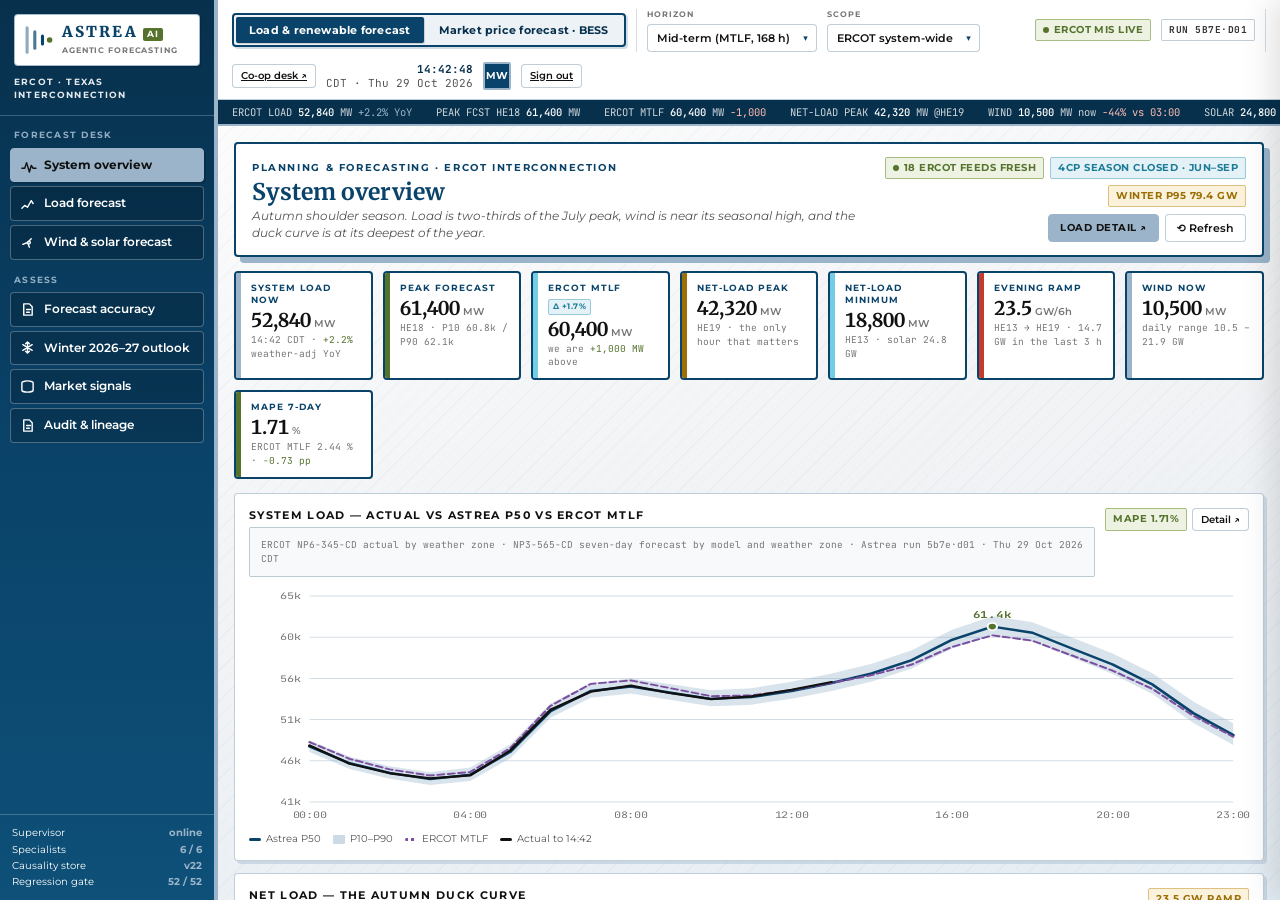
<file: index.html>
<!doctype html>
<html lang="en">
<head>
<meta charset="utf-8">
<meta name="viewport" content="width=device-width,initial-scale=1,viewport-fit=cover">
<title>Astrea AI · ERCOT Desk</title>
<meta name="description" content="Astrea AI ERCOT desk - load and renewable forecasting, market price forecasting for a BESS, and the 2026-27 winter outlook.">
<meta name="theme-color" content="#0A436A">
<meta name="robots" content="noindex,nofollow">
<link rel="icon" href="data:image/svg+xml,%3Csvg xmlns='http://www.w3.org/2000/svg' viewBox='0 0 1024 1024'%3E%3Cg fill='%230A436A'%3E%3Crect x='20' y='6' width='113' height='1012' rx='56.5' opacity='.45'/%3E%3Crect x='302' y='153' width='113' height='718' rx='56.5' opacity='.72'/%3E%3Crect x='583' y='307' width='113' height='410' rx='56.5'/%3E%3C/g%3E%3Ccircle cx='900' cy='512' r='102' fill='%2355732D'/%3E%3C/svg%3E">
<link rel="canonical" href="/">
<meta property="og:title" content="Astrea AI · ERCOT Desk">
<meta property="og:description" content="Astrea AI ERCOT desk - load and renewable forecasting, market price forecasting for a BESS, and the 2026-27 winter outlook.">
<meta property="og:type" content="website">
<style>html,body{margin:0;padding:0}:root{color-scheme:light}</style>
</head>
<body>
<style>
@import url('https://fonts.googleapis.com/css2?family=Merriweather:wght@700;900&family=Montserrat:ital,wght@0,400;0,500;0,600;0,700;1,400&family=JetBrains+Mono:wght@400;500;700&display=swap');

/* ============================================================
   ASTREA AI · light theme
   Palette derived from the Astrea AI mark: navy #0A436A carried at three
   weights, with the mark's olive #55732D reserved for positive states.
   ============================================================ */
:root{
  /* Primary = the logo's navy, carried at three weights like the three bars. */
  --green:#0A436A; --green-dk:#07304C; --green-lt:#4E7B9B;
  --lime:#9BB4C9;  --lime-soft:#E3EBF2; --cyan:#73CEE5; --cyan-dk:#1C7C97;
  --steel:#4E7B9B; --slate:#9BB4C9; --olive:#55732D;
  --bg:#F2F3F5; --bg-tint:#E4EDF4; --card:#FFFFFF; --well:#F7F9FB; --well-2:#EDF2F7;
  --ink:#111111; --ink-2:#333333; --ink-3:#555555; --ink-4:#767676; --ink-5:#97A3AD;
  --line:#D3DDE6; --line-2:rgba(10,67,106,.26); --rule:#9BB4C9;
  /* The logo's green circle does one job here: it means "good". */
  --pos:#55732D; --pos-bg:#EDF2E2;
  --neg:#C23B2E; --neg-bg:#FBEBE9;
  --warn:#9C6F06; --warn-bg:#FBF2DC;
  --info:#1C7C97; --info-bg:#E4F2F7;
  --mag:#7B4FA0; --mag-bg:#F1EAF8;
  --ff-d:'Merriweather',Georgia,serif;
  --ff-u:'Montserrat',system-ui,sans-serif;
  --ff-m:'JetBrains Mono',ui-monospace,Menlo,monospace;
  --r:4px;
  --sh:3px 3px 0 rgba(155,180,201,.40);
  --sh-lime:6px 6px 0 var(--lime);
}
*{box-sizing:border-box}
html,body{margin:0;padding:0}
body{
  background:
    repeating-linear-gradient(-45deg,transparent,transparent 10px,rgba(10,67,106,.03) 10px,rgba(10,67,106,.03) 11px),
    linear-gradient(165deg,#ffffff 0%,#F2F3F5 55%,#E4EDF4 100%);
  background-attachment:fixed;
  color:var(--ink); font-family:var(--ff-u); font-size:13px; line-height:1.45;
  -webkit-font-smoothing:antialiased; overflow:hidden;
}
button,input,select,textarea{font-family:inherit;font-size:inherit;color:inherit}
::-webkit-scrollbar{width:10px;height:10px}
::-webkit-scrollbar-track{background:transparent}
::-webkit-scrollbar-thumb{background:rgba(10,67,106,.35);border-radius:10px}
::-webkit-scrollbar-thumb:hover{background:var(--green)}
:focus-visible{outline:2px solid var(--green);outline-offset:2px}

/* Very short viewports: give up the fixed shell and let the page scroll. */
@media (max-height:560px){
  body{overflow:auto}
  .app{height:auto;min-height:100vh;grid-template-rows:auto;overflow:visible}
  .main{overflow:visible}
  .canvas{overflow:visible}
  .rail{position:sticky;top:0;height:100vh}
}

/* ---------- primitives ---------- */
h1,h2,h3{font-family:var(--ff-d);color:var(--green);margin:0}
.kicker{font-size:9.5px;letter-spacing:.17em;text-transform:uppercase;font-weight:700;color:var(--green);margin:0}
.sect{font-size:10px;letter-spacing:.16em;text-transform:uppercase;font-weight:700;color:var(--green);
  border-bottom:2px solid var(--rule);padding-bottom:5px;margin:0 0 12px;display:flex;gap:8px;
  justify-content:space-between;align-items:center}
.sect .r{font-weight:600;letter-spacing:.05em;color:var(--ink-4);text-transform:none;font-size:10px}
.mono{font-family:var(--ff-m)}
.num{font-family:var(--ff-d);font-weight:700;font-variant-numeric:tabular-nums}
.muted{color:var(--ink-4)} .tiny{font-size:10.5px}
hr.hair{height:1px;background:var(--line);border:0;margin:12px 0}

.pill{display:inline-flex;align-items:center;gap:5px;font-size:9.5px;font-weight:700;letter-spacing:.05em;
  text-transform:uppercase;padding:3px 7px;border-radius:2px;border:1px solid var(--line-2);
  color:var(--ink-2);background:#fff;white-space:nowrap}
.pill.lime{background:var(--lime);color:#111;border-color:var(--lime)}
.pill.ok{background:var(--pos-bg);border-color:#A6BE84;color:var(--pos)}
.pill.bad{background:var(--neg-bg);border-color:#E3A9A2;color:var(--neg)}
.pill.warn{background:var(--warn-bg);border-color:#DEC082;color:var(--warn)}
.pill.info{background:var(--info-bg);border-color:#97CBDC;color:var(--info)}
.pill.mag{background:var(--mag-bg);border-color:#C2A8DA;color:var(--mag)}
.dot{width:6px;height:6px;border-radius:50%;background:var(--pos);display:inline-block;flex:none}
.dot.live{animation:pulse 2s ease-in-out infinite}
.dot.w{background:var(--warn)} .dot.b{background:var(--neg)}
@keyframes pulse{0%,100%{opacity:1}50%{opacity:.3}}

.btn{display:inline-flex;align-items:center;justify-content:center;gap:6px;cursor:pointer;
  background:#fff;border:1px solid var(--line-2);color:var(--ink);border-radius:var(--r);
  padding:6px 11px;font-size:11px;font-weight:600;transition:.12s;white-space:nowrap}
.btn:hover{background:var(--well-2);border-color:var(--green)}
.btn.pri{background:var(--green);border-color:var(--green);color:#fff}
.btn.pri:hover{background:var(--green-lt);border-color:var(--green-lt);color:#111}
.btn.cta{background:var(--lime);border-color:var(--lime);color:#111;font-weight:700;
  text-transform:uppercase;letter-spacing:.05em;font-size:10px}
.btn.cta:hover{background:var(--green-lt)}
.btn.sm{padding:4px 8px;font-size:10px}
.btn[disabled]{opacity:.45;cursor:not-allowed}

.card{background:var(--card);border:1px solid var(--line-2);border-radius:var(--r);padding:14px;box-shadow:var(--sh)}
.card.hi{border:2px solid var(--green);box-shadow:var(--sh-lime)}
.grid{display:grid;gap:12px}

table.tbl{width:100%;min-width:100%;border-collapse:collapse;font-size:11.5px}
table.tbl th{text-align:left;font-size:9.5px;letter-spacing:.1em;text-transform:uppercase;color:var(--ink-3);
  font-weight:700;padding:7px 9px;border-bottom:2px solid var(--rule);background:var(--well-2);white-space:nowrap}
table.tbl td{padding:7px 9px;border-bottom:1px solid var(--line);vertical-align:middle;overflow-wrap:anywhere}
table.tbl tbody tr:hover{background:var(--well)}
table.tbl td.r,table.tbl th.r{text-align:right;font-family:var(--ff-m);font-variant-numeric:tabular-nums}
table.tbl th.r{font-family:var(--ff-u)}
.tblwrap{overflow-x:auto;max-width:100%}
.tblwrap::-webkit-scrollbar{height:7px}

/* ============================================================
   SHELL
   ============================================================ */
.app{display:grid;grid-template-columns:218px 1fr;grid-template-rows:100%;
  height:100vh;height:100dvh;width:100vw;overflow:hidden}

.rail{background:linear-gradient(180deg,#07304C 0%,#0A436A 52%,#0E5078 100%);
  border-right:4px solid var(--lime);display:flex;flex-direction:column;overflow:hidden;min-height:0}
.rail-brand{padding:14px;border-bottom:1px solid rgba(155,180,201,.35)}
.logobox{background:#fff;border:1px solid rgba(155,180,201,.9);border-radius:var(--r);padding:9px 10px;
  box-shadow:2px 2px 0 rgba(0,0,0,.10);display:flex;align-items:center;gap:9px}
.logobox .mark{flex:none;width:28px;height:28px;display:block}
.logobox .wd{min-width:0}
.logobox .lg{font-family:var(--ff-d);font-weight:900;font-size:15px;letter-spacing:.13em;color:var(--green);
  margin:0;display:flex;align-items:baseline;gap:5px;line-height:1}
.logobox .lg i{font-family:var(--ff-u);font-style:normal;font-weight:700;font-size:8.5px;letter-spacing:.14em;
  color:#fff;background:var(--olive);border-radius:2px;padding:2px 4px;line-height:1}
.logobox .sb{font-size:8px;letter-spacing:.11em;text-transform:uppercase;color:var(--ink-4);margin:4px 0 0;font-weight:700}
.rail-brand .iso{margin:9px 0 0;font-size:9px;letter-spacing:.13em;text-transform:uppercase;color:#fff;font-weight:700;opacity:.9}
.rail-scroll{flex:1 1 auto;min-height:0;overflow-y:auto;padding:11px 10px 8px}
.navgrp{font-size:8.5px;letter-spacing:.15em;text-transform:uppercase;color:var(--lime);font-weight:700;margin:14px 4px 6px;opacity:.95}
.navgrp:first-child{margin-top:2px}
.nav{display:flex;align-items:center;gap:9px;padding:8px 9px;border-radius:var(--r);cursor:pointer;
  color:#fff;font-size:11.5px;font-weight:600;margin-bottom:4px;border:1px solid rgba(255,255,255,.28);
  background:rgba(0,0,0,.18);transition:.12s}
.nav:hover{background:rgba(0,0,0,.32);border-color:var(--lime)}
.nav.on{background:var(--lime);color:#111;font-weight:700;border-color:var(--lime);box-shadow:2px 2px 0 rgba(0,0,0,.15)}
.nav .ic{width:15px;height:15px;flex:none}
.rail-foot{border-top:1px solid rgba(155,180,201,.35);padding:10px 12px;font-size:9.5px;color:#fff;line-height:1.7}
.rail-foot .row{display:flex;justify-content:space-between;gap:6px}
.rail-foot b{color:var(--lime);font-weight:700}

.main{display:flex;flex-direction:column;min-width:0;min-height:0;overflow:hidden}
.topbar{flex:none;background:rgba(255,255,255,.92);border-bottom:1px solid var(--line-2);
  padding:9px 14px;backdrop-filter:blur(6px);z-index:30;display:flex;flex-direction:column;gap:8px}
.tb-row{display:flex;align-items:center;gap:10px;flex-wrap:wrap}
.modeswitch{display:inline-flex;background:var(--well-2);border:2px solid var(--green);border-radius:var(--r);
  padding:2px;gap:2px;box-shadow:2px 2px 0 rgba(155,180,201,.45)}
.modeswitch button{border:0;background:transparent;cursor:pointer;padding:6px 13px;border-radius:2px;
  font-size:11px;font-weight:700;color:var(--green-dk);letter-spacing:.02em;transition:.12s;white-space:nowrap}
.modeswitch button:hover{background:#fff}
.modeswitch button.on{background:var(--green);color:#fff;box-shadow:1px 1px 0 rgba(0,0,0,.14)}
.fld{display:flex;flex-direction:column;gap:3px}
.fld > label{font-size:8px;letter-spacing:.13em;text-transform:uppercase;color:var(--ink-4);font-weight:700}
.selwrap{position:relative}
.sel{appearance:none;background:#fff;border:1px solid var(--line-2);border-radius:var(--r);
  padding:6px 26px 6px 9px;font-size:11px;font-weight:600;cursor:pointer;color:var(--ink)}
.sel:hover{border-color:var(--green)}
.selwrap::after{content:"▾";position:absolute;right:9px;top:50%;transform:translateY(-50%);
  pointer-events:none;font-size:9px;color:var(--green)}
.segs{display:inline-flex;border:1px solid var(--line-2);border-radius:var(--r);overflow:hidden;background:#fff}
.segs button{border:0;border-right:1px solid var(--line);background:#fff;cursor:pointer;padding:6px 10px;
  font-size:11px;font-weight:600;color:var(--ink-3);transition:.1s;font-family:var(--ff-m)}
.segs button:last-child{border-right:0}
.segs button:hover{background:var(--well-2)}
.segs button.on{background:var(--green);color:#fff;font-weight:700}
.tb-sp{flex:1}
.tb-div{width:1px;align-self:stretch;background:var(--line);flex:none}
.clock{font-family:var(--ff-m);font-size:11px;color:var(--ink-3);text-align:right;line-height:1.3}
.clock b{color:var(--green-dk);font-weight:700}
.avatar{width:28px;height:28px;border-radius:2px;background:var(--green);color:#fff;display:grid;place-items:center;
  font-weight:700;font-size:10px;letter-spacing:.04em;border:2px solid var(--slate);flex:none}

.tape{height:26px;flex:none;background:var(--green-dk);overflow:hidden;display:flex;align-items:center;border-bottom:2px solid var(--lime)}
.tape-in{display:flex;gap:24px;white-space:nowrap;animation:tick 52s linear infinite;padding-left:14px}
.tape:hover .tape-in{animation-play-state:paused}
@keyframes tick{from{transform:translateX(0)}to{transform:translateX(-50%)}}
.tk{font-family:var(--ff-m);font-size:10.5px;color:rgba(255,255,255,.8);display:flex;gap:6px;align-items:center}
.tk b{color:#fff;font-weight:500}
.tk .up{color:var(--lime)} .tk .dn{color:#FFBDB5}

.canvas{flex:1 1 auto;min-height:0;overflow-y:auto;overflow-x:hidden;
  padding:16px;-webkit-overflow-scrolling:touch;overscroll-behavior:contain}
.screen{animation:fade .2s ease}
@keyframes fade{from{opacity:0;transform:translateY(5px)}to{opacity:1;transform:none}}

.hero{display:flex;align-items:flex-end;justify-content:space-between;gap:14px;background:#fff;
  border:2px solid var(--green);border-radius:var(--r);padding:13px 16px;margin-bottom:14px;box-shadow:var(--sh-lime)}
.hero h1{font-size:23px;font-weight:700;margin:4px 0 3px;line-height:1.15}
.hero .tag{font-size:11.5px;color:var(--ink-3);margin:0;font-style:italic}
.hero-r{display:flex;flex-direction:column;align-items:flex-end;gap:7px}
.hero-r .pr{display:flex;gap:6px;flex-wrap:wrap;justify-content:flex-end}

.kpis{display:grid;grid-template-columns:repeat(auto-fit,minmax(132px,1fr));gap:10px;margin-bottom:14px}
.kpi{background:#fff;border:2px solid var(--green);border-radius:var(--r);padding:9px 11px;
  position:relative;overflow:hidden;cursor:pointer;transition:.12s}
.kpi::before{content:"";position:absolute;left:0;top:0;bottom:0;width:5px;background:var(--lime)}
.kpi{padding-left:15px}
.kpi:hover{box-shadow:var(--sh);transform:translateY(-1px)}
.kpi.acc-pos::before{background:var(--pos)} .kpi.acc-neg::before{background:var(--neg)}
.kpi.acc-warn::before{background:var(--warn)} .kpi.acc-info::before{background:var(--cyan)}
.kpi .k{font-size:8.5px;letter-spacing:.12em;text-transform:uppercase;font-weight:700;color:var(--green);margin:0;
  display:flex;justify-content:space-between;gap:5px;align-items:center;flex-wrap:wrap}
.kpi .v{font-family:var(--ff-d);font-weight:700;font-size:19px;color:var(--ink);margin:4px 0 0;line-height:1.1;font-variant-numeric:tabular-nums}
.kpi .v small{font-size:10px;font-family:var(--ff-u);font-weight:600;color:var(--ink-4);margin-left:3px}
.kpi .s{font-size:9.5px;color:var(--ink-4);margin:2px 0 0;font-family:var(--ff-m)}
.kpi .s .up{color:var(--pos)} .kpi .s .dn{color:var(--neg)}

.c2{display:grid;grid-template-columns:repeat(2,minmax(0,1fr));gap:12px}
.c3{display:grid;grid-template-columns:repeat(3,minmax(0,1fr));gap:12px}
.c-23{display:grid;grid-template-columns:minmax(0,1.75fr) minmax(300px,1fr);gap:12px}
.c-32{display:grid;grid-template-columns:minmax(290px,1fr) minmax(0,1.8fr);gap:12px}
.stack{display:flex;flex-direction:column;gap:12px}
.c2>*,.c3>*,.c-23>*,.c-32>*,.stack>*{min-width:0}
.mb12{margin-bottom:12px}
@media(max-width:1500px){.c-23,.c-32,.c3{grid-template-columns:minmax(0,1fr)}}
@media(max-width:1150px){.c2{grid-template-columns:minmax(0,1fr)}}

.chart-hd{display:flex;justify-content:space-between;align-items:flex-start;gap:10px;margin-bottom:9px;flex-wrap:wrap}
.chart-hd>div:first-child{min-width:0;flex:1 1 230px}
.chart-hd h3{font-family:var(--ff-u);font-size:11px;letter-spacing:.12em;text-transform:uppercase;font-weight:700;color:var(--ink);margin:0}
.chart-hd .src{font-size:9.5px;color:var(--ink-4);font-family:var(--ff-m);margin:3px 0 0;line-height:1.5}
.chart-hd .src a{color:var(--cyan-dk);text-decoration:underline dotted}
.legend{display:flex;flex-wrap:wrap;gap:9px 12px;margin-top:8px;font-size:9.5px;color:var(--ink-3)}
.legend span{display:inline-flex;align-items:center;gap:5px}
.legend i{width:12px;height:3px;display:inline-block;border-radius:2px;flex:none}
.legend i.dash{background:repeating-linear-gradient(90deg,currentColor 0 3px,transparent 3px 6px)!important}
.legend i.band{height:9px;border-radius:1px;opacity:.4}
svg{display:block;overflow:visible}

.drivers{display:flex;flex-direction:column;gap:6px}
.dr{display:grid;grid-template-columns:minmax(80px,150px) minmax(24px,1fr) 62px;gap:9px;align-items:center;font-size:10.5px}
.dr .lbl{color:var(--ink-3);overflow-wrap:anywhere}
.dr .bar{height:7px;background:var(--well-2);border-radius:2px;overflow:hidden}
.dr .bar i{display:block;height:100%;background:var(--green-lt)}
.dr .bar i.neg{background:var(--neg)}
.dr .val{text-align:right;font-family:var(--ff-m);color:var(--ink);font-weight:500}

.stackbar{display:flex;height:28px;border-radius:2px;overflow:hidden;border:1px solid var(--line-2);margin:9px 0 8px}
.stackbar i{display:block;height:100%}
.sb-key{display:flex;flex-direction:column;gap:5px}
.sb-key .row{display:flex;justify-content:space-between;gap:8px;align-items:center;font-size:11px}
.sb-key .row .l{display:flex;gap:7px;align-items:center;min-width:0}
.sb-key em{width:10px;height:10px;border-radius:2px;display:inline-block;flex:none}
.sb-key .row .v{font-family:var(--ff-m);font-weight:500;white-space:nowrap}

.zgrid{display:grid;grid-template-columns:repeat(4,minmax(0,1fr));gap:9px}
.zone{background:var(--well);border:1px solid var(--line-2);border-radius:2px;padding:9px 10px;cursor:pointer;position:relative;overflow:hidden}
.zone:hover{border-color:var(--green);background:#fff;box-shadow:var(--sh)}
.zone .zn{font-size:9px;letter-spacing:.09em;text-transform:uppercase;color:var(--ink-4);font-weight:700;font-family:var(--ff-m)}
.zone .zv{font-family:var(--ff-d);font-weight:700;font-size:16px;margin-top:3px;color:var(--ink)}
.zone .zs{font-size:9px;font-family:var(--ff-m);color:var(--ink-4);margin-top:2px}
.zone .zh{position:absolute;left:0;right:0;bottom:0;height:3px}
@media(max-width:1150px){.zgrid{grid-template-columns:repeat(2,minmax(0,1fr))}}

.srcgrid{display:grid;grid-template-columns:repeat(auto-fill,minmax(248px,1fr));gap:9px}
.src{background:var(--well);border:1px solid var(--line-2);border-radius:2px;padding:10px 11px}
.src:hover{background:#fff;box-shadow:var(--sh)}
.src .sn{font-size:11px;font-weight:700;color:var(--ink);display:flex;justify-content:space-between;gap:6px;align-items:flex-start}
.src .sn a{color:var(--green-dk);text-decoration:none}
.src .sn a:hover{text-decoration:underline}
.src .sm{font-size:9.5px;font-family:var(--ff-m);color:var(--ink-4);margin-top:5px;line-height:1.55}

.hrow{display:flex;flex-direction:column;gap:4px}
.hr2{display:grid;grid-template-columns:48px minmax(20px,1fr) 70px 64px;gap:9px;align-items:center;font-size:10.5px;
  padding:5px 8px;background:var(--well);border:1px solid var(--line);border-radius:2px}
.hr2.win{border-color:var(--green);background:var(--pos-bg)}
.hr2.chg{border-color:var(--cyan);background:var(--info-bg)}
.hr2 .h{font-family:var(--ff-m);color:var(--ink-4)}
.hr2 .bar{height:12px;background:var(--well-2);border-radius:1px;overflow:hidden}
.hr2 .bar i{display:block;height:100%}
.hr2 .p,.hr2 .q{font-family:var(--ff-m);text-align:right;color:var(--ink)}

.dec{background:#fff;border:1px solid var(--line-2);border-left:4px solid var(--lime);border-radius:var(--r);
  padding:12px 13px;margin-bottom:10px;box-shadow:var(--sh)}
.dec.done{border-left-color:var(--pos)} .dec.pend{border-left-color:var(--warn)}
.dec-hd{display:flex;justify-content:space-between;gap:8px;align-items:flex-start;margin-bottom:7px;flex-wrap:wrap}
.dec-hd h4{margin:0;font-size:12.5px;font-weight:700;color:var(--ink);flex:1 1 150px;overflow-wrap:anywhere}
.dec-hd>div{display:flex;gap:6px;align-items:center;flex-wrap:wrap}
.dec-meta{display:flex;flex-wrap:wrap;gap:6px;align-items:center;margin-bottom:8px}
.dec p.why{margin:0 0 9px;font-size:11.5px;color:var(--ink-2);line-height:1.6}
.dec .box{padding:9px 10px;background:var(--well);border:1px solid var(--line);border-radius:2px;margin-bottom:9px}
.fb{display:flex;gap:7px;align-items:center;flex-wrap:wrap;padding-top:9px;border-top:1px dashed var(--line-2)}
.fb .lb{font-size:9px;letter-spacing:.12em;text-transform:uppercase;font-weight:700;color:var(--ink-4)}
.fb-note{margin:8px 0 0;font-size:10.5px;padding:7px 9px;border-radius:2px;display:none;border-left:3px solid var(--pos);
  background:var(--pos-bg);color:var(--pos)}
.fb-note.show{display:block}

.agent-chip{display:inline-flex;align-items:center;gap:5px;font-size:9.5px;font-weight:700;letter-spacing:.04em;
  padding:2px 7px;border-radius:2px;background:var(--pos-bg);border:1px solid #A6BE84;color:var(--pos);white-space:nowrap}
.agent-chip.mi{background:#F2F6F9;border-color:#A9C0D2;color:#2C5C80}
.agent-chip.dq{background:var(--info-bg);border-color:#97CBDC;color:var(--info)}
.agent-chip.sg{background:var(--warn-bg);border-color:#DEC082;color:var(--warn)}
.agent-chip.sc{background:var(--mag-bg);border-color:#C2A8DA;color:var(--mag)}
.agent-chip.op{background:var(--pos-bg);border-color:#A6BE84;color:var(--pos)}
.agent-chip.mo{background:var(--neg-bg);border-color:#E3A9A2;color:var(--neg)}

.feed{max-height:330px;overflow-y:auto;margin:0 -4px}
.fitem{display:flex;gap:9px;padding:9px 4px;border-bottom:1px solid var(--line)}
.fitem:hover{background:var(--well)}
.fitem .t{font-family:var(--ff-m);font-size:9.5px;color:var(--ink-4);flex:none;width:44px;padding-top:2px;line-height:1.35}
.fitem .bd{flex:1;min-width:0}
.fitem .bd p{margin:4px 0 0;font-size:11px;color:var(--ink-2);line-height:1.5}
.fitem .bd .hdr{display:flex;gap:6px;align-items:center;flex-wrap:wrap}

.sizer{display:flex;gap:12px;flex-wrap:wrap;align-items:flex-end}
.rngwrap{display:flex;align-items:center;gap:9px;min-width:210px}
input[type=range]{-webkit-appearance:none;appearance:none;height:5px;background:var(--well-2);
  border-radius:3px;border:1px solid var(--line);flex:1;cursor:pointer}
input[type=range]::-webkit-slider-thumb{-webkit-appearance:none;width:17px;height:17px;border-radius:50%;
  background:var(--lime);border:2px solid var(--green);cursor:pointer;box-shadow:1px 1px 0 rgba(0,0,0,.18)}
input[type=range]::-moz-range-thumb{width:15px;height:15px;border-radius:50%;background:var(--lime);
  border:2px solid var(--green);cursor:pointer}
.rngval{font-family:var(--ff-d);font-weight:700;font-size:16px;min-width:76px;text-align:right;color:var(--ink)}
.rngval small{font-family:var(--ff-u);font-size:10px;font-weight:600;color:var(--ink-4);margin-left:3px}

.scrim{position:fixed;inset:0;background:rgba(8,28,45,.45);opacity:0;pointer-events:none;transition:.2s;z-index:90}
.scrim.on{opacity:1;pointer-events:auto}
.drawer{position:fixed;top:0;right:0;bottom:0;width:640px;max-width:95vw;background:var(--bg);
  border-left:4px solid var(--lime);transform:translateX(100%);transition:transform .24s cubic-bezier(.2,.8,.2,1);
  z-index:100;display:flex;flex-direction:column;box-shadow:-8px 0 30px rgba(0,0,0,.12)}
.drawer.on{transform:none}
.dr-hd{flex:none;padding:13px 16px;border-bottom:2px solid var(--rule);display:flex;justify-content:space-between;align-items:flex-start;gap:10px;background:#fff}
.dr-hd h2{font-size:16px}
.dr-bd{flex:1;overflow-y:auto;padding:16px}
.iconbtn{width:24px;height:24px;display:grid;place-items:center;border-radius:2px;border:1px solid var(--line-2);
  background:#fff;cursor:pointer;color:var(--ink-3);font-size:12px;flex:none}
.iconbtn:hover{border-color:var(--green);color:var(--green)}
.kv{display:grid;grid-template-columns:minmax(90px,152px) minmax(0,1fr);gap:7px 12px;font-size:11px;margin-bottom:14px}
.kv dt{color:var(--ink-4);font-size:9.5px;letter-spacing:.09em;text-transform:uppercase;font-weight:700;padding-top:2px}
.kv dd{margin:0;font-family:var(--ff-m);color:var(--ink);word-break:break-all}
.steps{position:relative;padding-left:19px}
.steps::before{content:"";position:absolute;left:5px;top:6px;bottom:6px;width:1px;background:var(--line-2)}
.step{position:relative;padding:0 0 12px}
.step::before{content:"";position:absolute;left:-17px;top:5px;width:9px;height:9px;border-radius:50%;
  background:var(--lime);border:2px solid var(--bg)}
.step.ok::before{background:var(--pos)} .step.wait::before{background:var(--warn)}
.step h5{margin:0;font-size:11.5px;font-weight:700;color:var(--ink)}
.step p{margin:3px 0 0;font-size:10.5px;color:var(--ink-4);font-family:var(--ff-m);line-height:1.55}

.toast{position:fixed;bottom:20px;left:50%;transform:translate(-50%,80px);background:#fff;
  border:2px solid var(--green);border-left:5px solid var(--lime);border-radius:var(--r);padding:11px 15px;
  font-size:11.5px;z-index:120;opacity:0;transition:.24s;box-shadow:4px 4px 0 var(--lime);max-width:620px;color:var(--ink-2)}
.toast.on{opacity:1;transform:translate(-50%,0)}
.toast b{color:var(--green-dk)}

.note{font-size:10.5px;color:var(--ink-4);line-height:1.6;margin:9px 0 0}
.note b{color:var(--green-dk)}
.callout{border-left:3px solid var(--warn);background:var(--warn-bg);padding:8px 10px;border-radius:2px;
  font-size:10.5px;color:#6E4F04;line-height:1.6;margin:0}
.callout.info{border-left-color:var(--cyan-dk);background:var(--info-bg);color:#115A6E}
.callout.ok{border-left-color:var(--pos);background:var(--pos-bg);color:#3C521F}
</style>

<div class="app">
  <aside class="rail">
    <div class="rail-brand">
      <div class="logobox">
        <svg class="mark" viewBox="0 0 1024 1024" aria-hidden="true" focusable="false"><g fill="#0A436A"><rect x="20" y="6" width="113" height="1012" rx="56.5" opacity=".45"/><rect x="302" y="153" width="113" height="718" rx="56.5" opacity=".72"/><rect x="583" y="307" width="113" height="410" rx="56.5"/></g><circle cx="900" cy="512" r="102" fill="#55732D"/></svg>
        <div class="wd">
          <p class="lg">ASTREA<i>AI</i></p>
          <p class="sb">Agentic forecasting</p>
        </div>
      </div>
      <p class="iso">ERCOT · Texas interconnection</p>
    </div>
    <div class="rail-scroll" id="railNav"></div>
    <div class="rail-foot">
      <div class="row"><span>Supervisor</span><b>online</b></div>
      <div class="row"><span>Specialists</span><b>6 / 6</b></div>
      <div class="row"><span>Causality store</span><b id="rfCaus">v22</b></div>
      <div class="row"><span>Regression gate</span><b>52 / 52</b></div>
    </div>
  </aside>

  <div class="main">
    <header class="topbar">
      <div class="tb-row">
        <div class="modeswitch" id="modeSwitch">
          <button data-mode="load">Load &amp; renewable forecast</button>
          <button data-mode="price">Market price forecast · BESS</button>
        </div>
        <div class="tb-div"></div>
        <div id="modeCtl" class="tb-row" style="gap:10px"></div>
        <div class="tb-sp"></div>
        <span class="pill ok"><i class="dot live"></i> ERCOT MIS LIVE</span>
        <span class="pill mono" id="pillRun">run 5b7e·d01</span>
        <div class="tb-div"></div>
        <a class="btn sm" href="/co-op">Co-op desk &#8599;</a>
        <div class="clock"><b id="clkT">14:42:08</b><br><span>CDT · Thu 29 Oct 2026</span></div>
        <div class="avatar">MW</div>
        <a class="btn sm" href="/api/logout">Sign out</a>
      </div>
    </header>

    <div class="tape"><div class="tape-in" id="tapeIn"></div></div>
    <div class="canvas" id="canvas"></div>
  </div>
</div>

<div class="scrim" id="scrim"></div>
<div class="drawer" id="drawer">
  <div class="dr-hd">
    <div><p class="kicker">Run lineage · calculator principle</p><h2 id="drTitle">Audit trail</h2></div>
    <button class="iconbtn" id="drClose">✕</button>
  </div>
  <div class="dr-bd" id="drBody"></div>
</div>
<div class="toast" id="toast"></div>

<script>
/* =================================================================
   ASTREA · ERCOT DESK
   Operating day Thu 29 Oct 2026. DAM settlement point prices and DAM
   clearing prices for capacity are the values ERCOT published for this
   operating day; load, wind and solar shapes are calibrated to late-
   October 2026 weekly averages. Provenance screen labels every figure.
   ================================================================= */
const $=(s,r)=>(r||document).querySelector(s), $$=(s,r)=>[...(r||document).querySelectorAll(s)];
const fmt=(n,d)=>Number(n).toLocaleString('en-US',{minimumFractionDigits:d||0,maximumFractionDigits:d||0});
const usd=n=>(n<0?'−$':'$')+fmt(Math.abs(n));
const H=n=>String(n).padStart(2,'0')+':00';
const HE=n=>'HE'+String(n+1).padStart(2,'0');

const AGENTS={sup:['Supervisor',''],mi:['Market Intelligence','mi'],dq:['Data Query','dq'],
  sg:['Signal / Causality','sg'],sc:['Scenario','sc'],op:['Optimization','op'],mo:['Monitor','mo']};
const AG=k=>'<span class="agent-chip '+AGENTS[k][1]+'">'+AGENTS[k][0]+'</span>';

/* ══════════ DAM SETTLEMENT POINT PRICES · 29 Oct 2026 · $/MWh ══════════
   Anchored on ERCOT's published DAM SPP display for this operating day. */
const HUBS={
 HB_NORTH:{n:'HB_NORTH',da:[26.66,26.40,26.85,27.27,29.10,33.40,38.28,42.60,45.20,41.80,38.20,36.09,
   35.40,35.90,36.80,41.50,50.14,52.84,48.90,43.46,43.10,42.90,39.20,34.93]},
 HB_HOUSTON:{n:'HB_HOUSTON',da:[26.79,26.60,26.95,27.16,29.00,32.80,36.80,41.20,44.07,42.60,41.10,39.74,
   39.90,40.60,41.27,45.30,51.75,51.74,48.20,42.68,42.50,42.32,38.90,34.77]},
 HB_SOUTH:{n:'HB_SOUTH',da:[27.30,27.00,27.50,27.88,29.80,34.20,40.61,44.20,46.13,42.10,38.40,36.86,
   34.90,33.80,33.21,38.40,45.64,46.12,43.70,40.60,40.10,39.39,36.70,33.35]},
 HB_WEST:{n:'HB_WEST',da:[28.48,28.10,28.30,28.64,30.60,35.10,40.14,44.90,47.79,44.20,41.00,39.35,
   38.60,39.80,41.39,45.60,54.53,57.16,52.10,45.68,45.00,44.01,40.30,35.65]}
};
/* Real-time forecast = DA shape with the autumn RT dispersion ERCOT shows:
   deeper midday troughs (solar), sharper evening ramp, occasional negatives. */
const RTADJ=[-2.6,-3.1,-2.8,-2.4,-1.5,0.8,3.4,5.1,2.2,-3.6,-7.4,-10.1,
  -11.6,-10.8,-8.2,-2.1,7.4,10.9,5.8,1.4,0.5,-0.7,-1.9,-2.6];
Object.values(HUBS).forEach(h=>{ h.rt=h.da.map((v,i)=>+(v+RTADJ[i]).toFixed(2)); });

/* ══════════ DAM CLEARING PRICES FOR CAPACITY · 29 Oct 2026 · $/MW-h ══════════ */
const AS={
 'REG-UP'  :{k:'REG-UP',  full:'Regulation Up',            prob:.72,
   p:[1.36,1.30,1.22,1.18,1.14,1.12,1.05,1.00,1.20,1.38,1.44,1.49,1.05,0.42,0.18,0.18,0.18,0.22,0.34,0.49,1.40,2.56,3.10,2.23]},
 'REG-DOWN':{k:'REG-DOWN',full:'Regulation Down',          prob:.78,
   p:[0.13,0.11,0.10,0.08,0.22,0.51,0.84,1.03,1.10,0.96,0.92,0.89,1.24,1.61,1.89,2.40,2.98,1.85,0.80,0.49,2.10,5.21,3.89,0.55]},
 'RRS'     :{k:'RRS',     full:'Responsive Reserve Service',prob:.55,
   p:[0.22,0.21,0.20,0.19,0.18,0.18,0.16,0.15,0.13,0.11,0.10,0.10,0.10,0.10,0.10,0.10,0.11,0.14,0.26,0.49,0.95,1.56,2.43,1.82]},
 'ECRS'    :{k:'ECRS',    full:'ERCOT Contingency Reserve Service',prob:.45,
   p:[0.95,0.70,0.48,0.32,0.25,0.22,0.24,0.25,0.22,0.17,0.15,0.14,0.14,0.14,0.14,0.15,0.15,0.20,0.38,0.65,1.30,2.51,2.68,1.94]},
 'NON-SPIN':{k:'NON-SPIN',full:'Non-Spinning Reserve Service',prob:.30,
   p:[4.54,3.80,2.60,1.90,1.45,1.24,3.20,6.58,4.10,1.60,0.55,0.30,0.29,0.29,0.29,0.30,0.30,0.42,1.90,11.37,15.40,18.11,16.61,12.83]}
};

/* ══════════ LOAD, WIND, SOLAR · 29 Oct 2026 · MW ══════════ */
const GRID={
 loadP50:[47800,45900,44800,44100,44600,47200,51800,54100,54600,53900,53200,53400,
   54100,55000,56100,57600,59900,61400,60700,58900,57100,54800,51600,49100],
 loadAct:[47910,45840,44760,44180,44520,47340,51960,54020,54710,53840,53160,53480,
   54240,55120,null,null,null,null,null,null,null,null,null,null],
 mtlf:[48300,46400,45200,44500,44900,47600,52400,54900,55300,54400,53500,53600,
   54200,55000,55900,57100,59100,60400,59800,58100,56400,54300,51300,48900],
 wind:[18600,19200,19800,20100,19700,18900,17400,15800,14100,12600,11400,10800,
   10500,10900,11800,13200,14900,16600,18200,19600,20800,21600,21900,20400],
 windF:[18100,18700,19400,19900,19500,18400,16900,15200,13600,12200,11100,10600,
   10400,10800,11600,12900,14400,16100,17700,19100,20300,21100,21400,20000],
 solar:[0,0,0,0,0,0,480,4900,12400,18600,22400,24300,24800,23900,21300,16800,10200,3100,180,0,0,0,0,0],
 solarF:[0,0,0,0,0,0,520,5200,12900,19100,22900,24600,25000,23600,20800,16100,9600,2800,150,0,0,0,0,0],
 prc:[14900,15300,15600,15800,15500,14800,13600,12900,13400,14200,14900,15300,
   15600,15400,14900,13800,11600,10200,10700,11900,12800,13600,14300,14700],
 zones:[
  {c:'NORTH_C', n:'North Central',mw:17192,sh:28,t:78,dp:61,mae:1.4,tr:'+2.6%',st:'KDFW · KDAL'},
  {c:'COAST',   n:'Coast',        mw:15964,sh:26,t:82,dp:70,mae:1.6,tr:'+1.9%',st:'KIAH · KHOU'},
  {c:'SOUTH_C', n:'South Central',mw: 7368,sh:12,t:80,dp:64,mae:1.8,tr:'+3.1%',st:'KAUS · KSAT'},
  {c:'SOUTHERN',n:'South',        mw: 6140,sh:10,t:83,dp:68,mae:2.1,tr:'+2.0%',st:'KCRP · KBRO'},
  {c:'FAR_WEST',n:'Far West',     mw: 5526,sh: 9,t:74,dp:42,mae:3.6,tr:'+10.8%',st:'KMAF · KINK'},
  {c:'EAST',    n:'East',         mw: 3070,sh: 5,t:79,dp:67,mae:2.4,tr:'+1.5%',st:'KTYR · KLFK'},
  {c:'WEST',    n:'West',         mw: 3070,sh: 5,t:75,dp:46,mae:3.2,tr:'+7.4%',st:'KABI · KSJT'},
  {c:'NORTH',   n:'North',        mw: 3070,sh: 5,t:73,dp:48,mae:2.9,tr:'+4.0%',st:'KLBB · KAMA'}],
 drivers:[
  {k:'Calendar base (Thu, wk 44)',v:44600,w:72,src:'Lagged load · 3-yr same-DOW panel'},
  {k:'Cooling response (dry bulb)',v:6900,w:31,src:'46-station pop-weighted · 79 °F system'},
  {k:'Evening lighting + ramp',  v:4100,w:19,src:'Sunset 18:41 CDT · DST ends 01 Nov'},
  {k:'Large flexible load',      v:3900,w:18,src:'FAR_WEST + WEST officer-letter loads'},
  {k:'Dew point / latent load',  v:1200,w: 6,src:'ASOS dew point 42–70 °F, dry in the west'},
  {k:'BTM solar offset',         v:-700,w:-4,src:'Distributed PV at 17:00 CDT sun angle'},
  {k:'Heating degree hours',     v: 400,w: 2,src:'First HDD of the season in the Panhandle'}]
};
GRID.netLoad=GRID.loadP50.map((v,i)=>v-GRID.wind[i]-GRID.solar[i]);
GRID.loadP10=GRID.loadP50.map((v,i)=>Math.round(v-(620+i*22)));
GRID.loadP90=GRID.loadP50.map((v,i)=>Math.round(v+(700+i*28)));
GRID.windP10=GRID.wind.map(v=>Math.round(v*0.80-500));
GRID.windP90=GRID.wind.map(v=>Math.round(v*1.19+600));

/* ══════════ BESS REVENUE ENGINE ══════════
   Real optimisation over the selected hub's curve. Not a lookup table:
   change power, duration, hub or strategy and every number below moves. */
const BESS={mw:100,dur:2,hub:'HB_NORTH',strategy:'co',curve:'da'};
const RTE=0.86, DEG_PER_MWH=4.20, AS_HEADROOM=0.80;

function bestCycle(px,D,used,earliest){
  let best=null;
  for(let c=earliest||0;c+D<=24;c++){
    if(used.slice(c,c+D).some(Boolean))continue;
    const cost=px.slice(c,c+D).reduce((a,b)=>a+b,0)/RTE;
    for(let d=c+D;d+D<=24;d++){
      if(used.slice(d,d+D).some(Boolean))continue;
      const rev=px.slice(d,d+D).reduce((a,b)=>a+b,0);
      const m=rev-cost;
      if(!best||m>best.margin)best={margin:m,c,d,rev,cost};
    }
  }
  return best;
}
function runBESS(){
  const P=BESS.mw, D=BESS.dur, E=P*D;
  const px=HUBS[BESS.hub][BESS.curve].slice();
  const used=new Array(24).fill(false);
  const sched=new Array(24).fill(null);
  const cycles=[];
  const bestEV=h=>{let m=0;for(const k in AS){const e=AS[k].p[h]*AS[k].prob;if(e>m)m=e;}return m;};
  let earliest=0;
  for(let n=0;n<2;n++){
    const b=bestCycle(px,D,used,earliest);
    if(!b)break;
    // a cycle must clear degradation AND the ancillary revenue it displaces
    const marginUSD=b.margin*P;
    const degUSD=E*DEG_PER_MWH;
    let foregone=0;
    if(BESS.strategy==='co'){
      for(let i=b.c;i<b.c+D;i++)foregone+=bestEV(i)*P*AS_HEADROOM;
      for(let i=b.d;i<b.d+D;i++)foregone+=bestEV(i)*P*AS_HEADROOM;
    }
    if(marginUSD<=degUSD+foregone)break;
    for(let i=b.c;i<b.c+D;i++){used[i]=true;sched[i]='charge';}
    for(let i=b.d;i<b.d+D;i++){used[i]=true;sched[i]='discharge';}
    earliest=b.d+D;          // the next cycle cannot start before this one ends
    cycles.push(b);
  }
  const nCyc=cycles.length;
  const dischargeMWh=nCyc*E, chargeMWh=nCyc*E/RTE;
  const gross=cycles.reduce((a,b)=>a+b.rev,0)*P;
  const chargeCost=cycles.reduce((a,b)=>a+b.cost,0)*P;
  const arb=gross-chargeCost;
  // ancillary stacking on idle hours
  const asRows=[]; let asRev=0;
  if(BESS.strategy==='co'){
    for(let h=0;h<24;h++){
      if(sched[h])continue;
      let win=null;
      for(const k in AS){
        const ev=AS[k].p[h]*AS[k].prob;
        if(!win||ev>win.ev)win={k,ev,mcpc:AS[k].p[h],prob:AS[k].prob};
      }
      const mw=P*AS_HEADROOM;
      const r=win.ev*mw;
      asRev+=r; sched[h]='as:'+win.k;
      asRows.push({h,product:win.k,mcpc:win.mcpc,prob:win.prob,mw,rev:r});
    }
  }
  const deg=dischargeMWh*DEG_PER_MWH;
  const net=arb+asRev-deg;
  // thresholds
  const sorted=[...px].sort((a,b)=>a-b);
  const tb=d=>{const hi=[...px].sort((a,b)=>b-a).slice(0,d).reduce((a,b)=>a+b,0)/d;
               const lo=sorted.slice(0,d).reduce((a,b)=>a+b,0)/d; return hi-lo;};
  let soc=10; const socT=sched.map(x=>{
    if(x==='charge')soc+=90/D; else if(x==='discharge')soc-=90/D;
    soc=Math.max(10,Math.min(100,soc)); return Math.round(soc);});
  return {P,D,E,px,sched,cycles,nCyc,arb,gross,chargeCost,asRev,asRows,deg,net,socT,
    dischargeMWh,chargeMWh,
    perMWday:net/P, perKWmo:net/P*30.4/1000, perMWyr:net/P*365,
    tb1:tb(1),tb2:tb(2),tb4:tb(4), tbD:tb(D),
    efc:dischargeMWh/E};
}
let R=runBESS();

/* ══════════ CHARTS ══════════ */
function chart(o){
  const w=o.w||760,h=o.h||210,pl=o.pl||46,pr=o.pr||12,pt=10,pb=22;
  const iw=w-pl-pr, ih=h-pt-pb;
  let all=[];o.series.forEach(s=>all=all.concat(s.data.filter(v=>v!=null)));
  if(o.band)all=all.concat(o.band.lo,o.band.hi);
  let mn=o.yMin!=null?o.yMin:Math.min(...all), mx=o.yMax!=null?o.yMax:Math.max(...all);
  const sp=(mx-mn)||1; if(o.yMin==null)mn-=sp*.10; if(o.yMax==null)mx+=sp*.12;
  const n=o.series[0].data.length;
  const X=i=>pl+(n<2?0:i*iw/(n-1)), Y=v=>pt+ih-((v-mn)/(mx-mn))*ih;
  let s='<svg viewBox="0 0 '+w+' '+h+'" width="100%" height="'+h+'" preserveAspectRatio="none" role="img">';
  const tk=o.yTicks||5;
  for(let t=0;t<=tk;t++){const v=mn+(mx-mn)*t/tk,y=Y(v);
    s+='<line x1="'+pl+'" y1="'+y.toFixed(1)+'" x2="'+(w-pr)+'" y2="'+y.toFixed(1)+'" stroke="#D3DDE6" stroke-width="1"/>';
    s+='<text x="'+(pl-7)+'" y="'+(y+3.3).toFixed(1)+'" text-anchor="end" fill="#767676" font-size="9" font-family="JetBrains Mono,monospace">'+(o.yFmt?o.yFmt(v):Math.round(v))+'</text>';}
  if(mn<0&&mx>0){const z=Y(0);s+='<line x1="'+pl+'" y1="'+z.toFixed(1)+'" x2="'+(w-pr)+'" y2="'+z.toFixed(1)+'" stroke="#97A3AD" stroke-width="1.2"/>';}
  (o.xLabels||[]).forEach(l=>{s+='<text x="'+X(l.i).toFixed(1)+'" y="'+(h-6)+'" text-anchor="middle" fill="#767676" font-size="9" font-family="JetBrains Mono,monospace">'+l.t+'</text>';});
  (o.zones||[]).forEach(z=>{s+='<rect x="'+X(z.a).toFixed(1)+'" y="'+pt+'" width="'+(X(z.b)-X(z.a)).toFixed(1)+'" height="'+ih+'" fill="'+z.c+'" fill-opacity="'+(z.op||.14)+'"/>';
    if(z.t)s+='<text x="'+((X(z.a)+X(z.b))/2).toFixed(1)+'" y="'+(pt+11)+'" text-anchor="middle" fill="'+z.c+'" font-size="8.5" font-weight="700" font-family="JetBrains Mono,monospace">'+z.t+'</text>';});
  if(o.band){let p='';o.band.hi.forEach((v,i)=>p+=(i?'L':'M')+X(i).toFixed(1)+','+Y(v).toFixed(1));
    for(let i=o.band.lo.length-1;i>=0;i--)p+='L'+X(i).toFixed(1)+','+Y(o.band.lo[i]).toFixed(1);
    s+='<path d="'+p+'Z" fill="'+(o.band.color||'#7FA3BF')+'" fill-opacity="'+(o.band.op||.30)+'"/>';}
  o.series.forEach(se=>{
    if(se.type==='bar'){const bw=Math.max(2,iw/n*(se.bw||.62));
      se.data.forEach((v,i)=>{if(v==null||v===0)return;const y0=Y(Math.max(0,mn)),y1=Y(v);
        s+='<rect x="'+(X(i)-bw/2+(se.off||0)).toFixed(1)+'" y="'+Math.min(y0,y1).toFixed(1)+'" width="'+bw.toFixed(1)+'" height="'+Math.max(1,Math.abs(y1-y0)).toFixed(1)+'" fill="'+se.color+'" fill-opacity="'+(se.op||.9)+'" rx="1"/>';});
      return;}
    if(se.type==='area'){let p='';se.data.forEach((v,i)=>p+=(i?'L':'M')+X(i).toFixed(1)+','+Y(v).toFixed(1));
      s+='<path d="'+p+'L'+X(n-1).toFixed(1)+','+Y(Math.max(0,mn)).toFixed(1)+'L'+X(0).toFixed(1)+','+Y(Math.max(0,mn)).toFixed(1)+'Z" fill="'+se.color+'" fill-opacity="'+(se.op||.22)+'"/>';
      s+='<path d="'+p+'" fill="none" stroke="'+se.color+'" stroke-width="'+(se.w||1.6)+'"/>';return;}
    let p='',brk=true;
    se.data.forEach((v,i)=>{if(v==null){brk=true;return}p+=(brk?'M':'L')+X(i).toFixed(1)+','+Y(v).toFixed(1);brk=false;});
    s+='<path d="'+p+'" fill="none" stroke="'+se.color+'" stroke-width="'+(se.w||2)+'"'+(se.dash?' stroke-dasharray="'+se.dash+'"':'')+' stroke-linejoin="round" stroke-linecap="round"/>';
    if(se.dots)se.data.forEach((v,i)=>{if(v!=null)s+='<circle cx="'+X(i).toFixed(1)+'" cy="'+Y(v).toFixed(1)+'" r="2.2" fill="'+se.color+'"/>';});
  });
  (o.marks||[]).forEach(m=>{s+='<line x1="'+X(m.i).toFixed(1)+'" y1="'+pt+'" x2="'+X(m.i).toFixed(1)+'" y2="'+(pt+ih)+'" stroke="'+m.c+'" stroke-width="1.2" stroke-dasharray="3 3"/>'+
    '<text x="'+(X(m.i)+4).toFixed(1)+'" y="'+(pt+10)+'" fill="'+m.c+'" font-size="9" font-weight="700" font-family="JetBrains Mono,monospace">'+m.t+'</text>';});
  (o.pts||[]).forEach(q=>{s+='<circle cx="'+X(q.i).toFixed(1)+'" cy="'+Y(q.v).toFixed(1)+'" r="3.6" fill="'+q.c+'" stroke="#fff" stroke-width="1.6"/>';
    if(q.t)s+='<text x="'+X(q.i).toFixed(1)+'" y="'+(Y(q.v)-9).toFixed(1)+'" text-anchor="middle" fill="'+q.c+'" font-size="9.5" font-weight="700" font-family="JetBrains Mono,monospace">'+q.t+'</text>';});
  return s+'</svg>';
}
const LEG=a=>'<div class="legend">'+a.map(x=>'<span style="color:'+x.c+'"><i class="'+(x.k||'')+'" style="'+(x.k==='dash'?'':'background:'+x.c+';')+'color:'+x.c+'"></i><span style="color:var(--ink-3)">'+x.t+'</span></span>').join('')+'</div>';
const XL=[0,4,8,12,16,20,23].map(i=>({i,t:H(i)}));

/* ══════════ BUILDERS ══════════ */
const hero=o=>'<div class="hero"><div><p class="kicker">'+o.kick+'</p><h1>'+o.h+'</h1><p class="tag">'+o.tag+'</p></div>'
 +'<div class="hero-r"><div class="pr">'+(o.pills||[]).join('')+'</div>'
 +(o.btns?'<div style="display:flex;gap:6px">'+o.btns+'</div>':'')+'</div></div>';
const kpi=o=>'<div class="kpi '+(o.acc?'acc-'+o.acc:'')+'" data-act="audit" data-run="'+(o.run||'run 5b7e·d01')+'" data-t="'+o.k+'">'
 +'<p class="k">'+o.k+(o.badge?'<span class="pill '+(o.bc||'')+'" style="font-size:8px;padding:1px 4px">'+o.badge+'</span>':'')+'</p>'
 +'<p class="v">'+o.v+(o.u?'<small>'+o.u+'</small>':'')+'</p><p class="s">'+(o.s||'')+'</p></div>';
const card=(body,cls)=>'<div class="card '+(cls||'')+'">'+body+'</div>';
const rule=(t,r)=>'<p class="sect">'+t+(r?'<span class="r">'+r+'</span>':'')+'</p>';
const chartCard=(o)=>card('<div class="chart-hd"><div><h3>'+o.t+'</h3><p class="src">'+o.src+'</p></div>'
 +'<div style="display:flex;gap:5px;flex-wrap:wrap">'+(o.pills||[]).join('')+'</div></div>'+o.svg+(o.leg||'')
 +(o.extra||'')+(o.note?'<p class="note">'+o.note+'</p>':''),o.cls);
function tbl(head,rows,cls){
 return '<div class="tblwrap"><table class="tbl"><thead><tr>'+head.map(h=>'<th'+(h[1]?' class="r"':'')+'>'+h[0]+'</th>').join('')+'</tr></thead><tbody>'
  +rows.map(r=>'<tr>'+r.map(c=>typeof c==='object'?'<td class="'+(c.c||'')+'">'+c.v+'</td>':'<td>'+c+'</td>').join('')+'</tr>').join('')+'</tbody></table></div>';
}
function decision(d){
 return '<div class="dec '+(d.st||'')+'" id="dec-'+d.id+'">'
  +'<div class="dec-hd"><h4>'+d.h+'</h4><div>'+(d.impact?'<span class="pill '+(d.ic||'ok')+'">'+d.impact+'</span>':'')
  +'<span class="pill '+(d.sp||'lime')+'">'+(d.sl||'AWAITING SIGN-OFF')+'</span></div></div>'
  +'<div class="dec-meta">'+AG(d.ag)+(d.ag2?AG(d.ag2):'')+'<span class="pill">CONF '+d.conf+'%</span>'
  +'<span class="pill mono">'+d.run+'</span><span class="tiny muted mono">'+d.ts+'</span></div>'
  +'<p class="why">'+d.why+'</p>'
  +(d.drivers?'<div class="box"><p class="tiny" style="margin:0 0 6px;color:var(--ink-4);letter-spacing:.1em;text-transform:uppercase;font-weight:700;font-size:8.5px">Variable importance · from the computation plane</p><div class="drivers">'
    +d.drivers.map(x=>'<div class="dr"><span class="lbl">'+x[0]+'</span><span class="bar"><i class="'+(x[1]<0?'neg':'')+'" style="width:'+Math.min(100,Math.abs(x[1]))+'%"></i></span><span class="val">'+x[2]+'</span></div>').join('')+'</div></div>':'')
  +'<div class="fb"><span class="lb">Analyst decision</span>'
  +'<button class="btn sm" data-act="fb" data-id="'+d.id+'" data-v="agree">✓ Agree</button>'
  +'<button class="btn sm" data-act="fb" data-id="'+d.id+'" data-v="disagree">✕ Disagree</button>'
  +'<button class="btn sm" data-act="fb" data-id="'+d.id+'" data-v="correct">✎ Correct value</button>'
  +'<span style="flex:1"></span><button class="btn sm" data-act="audit" data-run="'+d.run+'" data-t="'+d.h.slice(0,46)+'">Lineage ↗</button></div>'
  +'<p class="fb-note" id="fbn-'+d.id+'"></p></div>';
}
const heatC=v=>['#E4EDF4','#9BB4C9','#7FA3BF','#0A436A','#C9A227','#D98324','#C23B2E'][Math.min(6,Math.max(0,Math.round(v*6)))];

/* ══════════ MODES & NAV ══════════ */
const MODES={
 load:{label:'Load & renewable forecast',home:'l-overview',
  nav:[['Forecast desk',[['l-overview','System overview'],['l-load','Load forecast'],['l-renew','Wind & solar forecast']]],
       ['Assess',[['l-acc','Forecast accuracy'],['w-winter','Winter 2026–27 outlook'],['l-signals','Market signals'],['l-audit','Audit & lineage']]]],
  tape:[['ERCOT LOAD','52,840','MW','+2.2% YoY','up'],['PEAK FCST HE18','61,400','MW','','f'],
   ['ERCOT MTLF','60,400','MW','−1,000','dn'],['NET-LOAD PEAK','42,320','MW @HE19','','f'],
   ['WIND','10,500','MW now','−44% vs 03:00','dn'],['SOLAR','24,800','MW HE13','','f'],
   ['NET-LOAD MIN','18,800','MW HE13','','f'],['MAPE 7D','1.71','% Astrea','−0.73pp','up'],
   ['ERCOT MTLF MAPE','2.44','%','','f'],['PRC','15,600','MW','comfortable','up'],
   ['WIND MAE','7.9','% Astrea','vs 11.4% STWPF','up'],['SYSTEM TEMP','79','°F','+3','up'],
   ['WINTER P50','64.2','GW late Jan','El Niño','f'],['WINTER P95','79.4','GW','P(record) 1.4%','dn']]},
 price:{label:'Market price forecast · BESS',home:'p-price',
  nav:[['Price desk',[['p-price','Price forecast'],['p-bess','BESS revenue model'],['p-as','Ancillary services'],['p-dispatch','Dispatch & bids']]],
       ['Assess',[['w-winter','Winter 2026–27 outlook'],['l-signals','Market signals'],['l-audit','Audit & lineage']]]],
  tape:[['HB_NORTH DA','$36.42','avg','D+1','f'],['HB_NORTH PEAK','$52.84','HE18','','f'],
   ['HB_WEST DA','$39.63','avg','highest hub','up'],['HB_HOUSTON DA','$38.21','avg','','f'],
   ['RT TB2','$46.10','MWh','+9% WoW','up'],['DA TB2','$24.96','MWh','','f'],
   ['NON-SPIN','$18.11','MW-h HE22','peak AS','up'],['REG-DOWN','$5.21','MW-h HE22','','f'],
   ['ECRS','$2.68','MW-h HE23','','f'],['RRS','$2.43','MW-h HE23','','f'],
   ['RTSWCAP','$2,000','MWh','post-RTC+B','f'],['RTRDPA','$0.00','adder','','f'],
   ['WINTER P95','79.4','GW','mid-Jan AM','dn'],['12CP','pending','rules due 31 Dec','SB 6','f']]}
};
let MODE='load', SCR='l-overview';
const SCREENS={};

/* ══════════ SCREEN · SYSTEM OVERVIEW ══════════ */
SCREENS['l-overview']=()=>{
 const g=GRID;
 return hero({kick:'Planning & forecasting · ERCOT interconnection',h:'System overview',
  tag:'Autumn shoulder season. Load is two-thirds of the July peak, wind is near its seasonal high, and the duck curve is at its deepest of the year.',
  pills:['<span class="pill ok"><i class="dot live"></i> 18 ERCOT feeds fresh</span>','<span class="pill info">4CP season closed · Jun–Sep</span>','<span class="pill warn">Winter P95 79.4 GW</span>'],
  btns:'<button class="btn cta" data-act="go" data-s="l-load">Load detail ↗</button><button class="btn" data-act="refresh">⟲ Refresh</button>'})
 +'<div class="kpis">'
 +kpi({k:'System load now',v:'52,840',u:'MW',s:'14:42 CDT · <span class="up">+2.2%</span> weather-adj YoY'})
 +kpi({k:'Peak forecast',v:'61,400',u:'MW',s:'HE18 · P10 60.8k / P90 62.1k',acc:'pos'})
 +kpi({k:'ERCOT MTLF',v:'60,400',u:'MW',s:'we are <span class="up">+1,000 MW</span> above',acc:'info',badge:'Δ +1.7%',bc:'info'})
 +kpi({k:'Net-load peak',v:'42,320',u:'MW',s:'HE19 · the only hour that matters',acc:'warn'})
 +kpi({k:'Net-load minimum',v:'18,800',u:'MW',s:'HE13 · solar 24.8 GW',acc:'info'})
 +kpi({k:'Evening ramp',v:'23.5',u:'GW/6h',s:'HE13 → HE19 · 14.7 GW in the last 3 h',acc:'neg'})
 +kpi({k:'Wind now',v:'10,500',u:'MW',s:'daily range 10.5 – 21.9 GW'})
 +kpi({k:'MAPE 7-day',v:'1.71',u:'%',s:'ERCOT MTLF 2.44 % · <span class="up">−0.73 pp</span>',acc:'pos'})
 +'</div>'
 +'<div class="c-23"><div class="stack">'
 +chartCard({t:'System load — actual vs Astrea P50 vs ERCOT MTLF',
   src:'ERCOT NP6-345-CD actual by weather zone · NP3-565-CD seven-day forecast by model and weather zone · Astrea run 5b7e·d01 · Thu 29 Oct 2026 CDT',
   pills:['<span class="pill ok">MAPE 1.71%</span>','<button class="btn sm" data-act="go" data-s="l-load">Detail ↗</button>'],
   svg:chart({h:238,series:[{data:g.loadP50,color:'#0A436A',w:2.4},{data:g.mtlf,color:'#7B4FA0',w:1.9,dash:'5 3'},{data:g.loadAct,color:'#111111',w:2.2}],
     band:{lo:g.loadP10,hi:g.loadP90,color:'#7FA3BF',op:.3},xLabels:XL,yFmt:v=>(v/1000).toFixed(0)+'k',
     pts:[{i:17,v:61400,c:'#55732D',t:'61.4k'}]}),
   leg:LEG([{c:'#0A436A',t:'Astrea P50'},{c:'#7FA3BF',t:'P10–P90',k:'band'},{c:'#7B4FA0',t:'ERCOT MTLF',k:'dash'},{c:'#111111',t:'Actual to 14:42'}])})
 +chartCard({t:'Net load — the autumn duck curve',
   src:'Load − utility-scale wind − utility-scale solar · ERCOT NP4-732-CD wind actual &amp; forecast · Combined Wind and Solar dashboard',
   pills:['<span class="pill warn">23.5 GW ramp</span>'],
   svg:chart({h:206,series:[{data:g.loadP50,color:'#97A3AD',w:1.5},{data:g.solar,color:'#D99A07',type:'area',op:.26},
     {data:g.wind,color:'#1C7C97',type:'area',op:.22},{data:g.netLoad,color:'#0A436A',w:2.6}],
     yMin:0,xLabels:XL,yFmt:v=>(v/1000).toFixed(0)+'k',
     pts:[{i:18,v:42320,c:'#55732D',t:'net pk 42.3k'},{i:12,v:18800,c:'#1C7C97',t:'18.8k'}]}),
   leg:LEG([{c:'#97A3AD',t:'Gross load'},{c:'#D99A07',t:'Utility solar'},{c:'#1C7C97',t:'Wind'},{c:'#0A436A',t:'Net load'}]),
   note:'Late October is where the duck is deepest. Solar covers the middle of the day while load is mild, so net load falls to <b>18.8 GW at HE13</b> — then the solar cliff lands directly on the evening peak and the system climbs <b>23.5 GW in six hours</b>. Sunset is 18:41 CDT today; DST ends on 1 November and the ramp moves an hour earlier overnight.'})
 +card(rule('Weather zone load &amp; forecast quality','at today\'s peak, HE18')
   +'<div class="zgrid">'+g.zones.map(z=>'<div class="zone" data-act="go" data-s="l-load">'
     +'<div class="zn">'+z.c+'</div><div class="zv">'+fmt(z.mw)+'<span style="font-size:9px;color:var(--ink-4)"> MW</span></div>'
     +'<div class="zs">'+z.sh+' % · '+z.t+' °F · MAE '+z.mae+' %</div>'
     +'<div class="zh" style="background:'+heatC(z.mae/4)+'"></div></div>').join('')+'</div>'
   +'<p class="note">Zone shares are modelled from NP6-345-CD hourly zonal MW — ERCOT publishes no share table. Far West and West carry the worst error, as they do all year: thin load, oilfield electrification and the fastest large-load growth on the system.</p>')
 +'</div><div class="stack">'
 +card(rule('Peak driver decomposition','HE18 · MW')
   +'<div class="drivers">'+g.drivers.map(d=>'<div class="dr"><span class="lbl">'+d.k+'</span>'
     +'<span class="bar"><i class="'+(d.v<0?'neg':'')+'" style="width:'+Math.abs(d.w)+'%"></i></span>'
     +'<span class="val" style="color:'+(d.v<0?'var(--neg)':'var(--ink)')+'">'+(d.v>0?'+':'−')+fmt(Math.abs(d.v))+'</span></div>').join('')+'</div>'
   +'<hr class="hair"><div style="display:flex;justify-content:space-between;align-items:baseline">'
   +'<span class="kicker">P50 peak</span><span class="num" style="font-size:21px;color:var(--green)">61,400 MW</span></div>'
   +'<p class="note">Modelled sensitivity today: <b>620 MW/°F</b> in the 72–85 °F band — far below the 1,410 MW/°F we run at in July, because the system is off the steep part of the cooling curve. ERCOT publishes no MW/°F figure; this is our fitted response.</p>','hi')
 +card(rule('Operating context','Thu 29 Oct 2026')
   +tbl([['Item'],['Value',1]],[
     ['4CP season',{v:'<span class="pill ok">CLOSED</span> Jun–Sep only',c:'r'}],
     ['Physical responsive capability',{v:'15,600 MW',c:'r'}],
     ['PRC daily minimum',{v:'10,200 MW @ HE18',c:'r'}],
     ['Watch threshold',{v:'3,000 MW',c:'r'}],
     ['RT system-wide offer cap',{v:'$2,000/MWh',c:'r'}],
     ['DA system-wide offer cap',{v:'$5,000/MWh',c:'r'}],
     ['RT reliability deployment adder',{v:'$0.00',c:'r'}],
     ['Comanche Peak 1',{v:'refuelling outage',c:'r'}],
     ['Winter inspection cycle',{v:'in progress',c:'r'}],
     ['Winter P50 / P95',{v:'<b style="color:var(--green-dk)">64.2 / 79.4 GW</b>',c:'r'}],
     ['12CP rulemaking',{v:'<span class="pill warn">DUE 31 DEC 2026</span>',c:'r'}]])
   +'<p class="callout info" style="margin-top:10px"><b>ORDC no longer exists.</b> The operating reserve demand curve adder was retired at RTC+B go-live on 5 Dec 2025. Reserve scarcity now prices through the ancillary service demand curves inside co-optimised SCED, and the only remaining adder is the real-time reliability deployment price adder — $0.00 today.</p>')
 +card(rule('Agent activity','last 25 min')
   +'<div class="feed">'+[
    ['14:42','mi','MTLF re-forecast issued for HE15–HE24. Peak P50 held at 61,400 MW; P90 raised 180 MW on the HRRR dew-point revision across COAST.'],
    ['14:38','dq','Parallel pull, 1,640 ms — NP3-565-CD, NP6-345-CD, NP4-732-CD, NP3-562-CD, 46 ASOS stations, HRRR 14Z, GFS 12Z, NBM 13Z.'],
    ['14:31','sg','Signal: <i>first Panhandle freeze watch of the season, Sun 01 Nov</i>. Classified <b>heating-degree onset</b>. NORTH and WEST driver weights armed for the weekend run.'],
    ['14:24','mo','Backcast HE14 +0.22 %. ERCOT MTLF −0.21 %. Fourteen of fourteen completed hours inside the ±2.5 % tolerance.'],
    ['14:11','mi','Wind forecast revised +640 MW for HE20–HE24 on the 14Z HRRR. Evening net-load peak lowered 42,960 → 42,320 MW.'],
    ['13:58','sg','Comanche Peak 1 refuelling confirmed in NP3-233-CD. Supply-side only — no load-forecast effect; PRC path lowered 980 MW.'],
    ['24 Oct','sc','Third-party winter outlook ingested and benchmarked. Our P50 sits <b>1.2 GW above</b> the published figure on the large-load term. <a href="#" data-act="go" data-s="w-winter" style="color:var(--cyan-dk)">Open the winter outlook ↗</a>']
   ].map(r=>'<div class="fitem" data-act="audit" data-run="run 5b7e·d01" data-t="Agent action '+r[0]+'"><span class="t">'+r[0]+'</span>'
     +'<div class="bd"><div class="hdr">'+AG(r[1])+'</div><p>'+r[2]+'</p></div></div>').join('')+'</div>')
 +'</div></div>';
};

/* ══════════ SCREEN · LOAD FORECAST ══════════ */
SCREENS['l-load']=()=>{
 const g=GRID, d7=[61400,59800,57200,54900,58600,62900,64100];
 return hero({kick:'Market intelligence · load forecasting',h:'Load forecast',
  tag:'Every input we have: 46 weather stations, three NWS models, AMI and SCADA, large-load filings, and the calendar.',
  pills:['<span class="pill lime">MTLF 168 h · 7-model ensemble mirrored</span>','<span class="pill ok">Gate 52 / 52</span>']})
 +'<div class="kpis">'
 +kpi({k:'D+1 peak P50',v:'59,800',u:'MW',s:'Fri 30 Oct · HE18'})
 +kpi({k:'7-day maximum',v:'64,100',u:'MW',s:'Wed 04 Nov · first cold front',acc:'warn'})
 +kpi({k:'System MAPE',v:'1.71',u:'%',s:'7-d rolling · ERCOT 2.44 %',acc:'pos'})
 +kpi({k:'Worst zone MAE',v:'3.6',u:'%',s:'FAR_WEST · oilfield ramp',acc:'neg'})
 +kpi({k:'Ensemble spread',v:'±1.6',u:'°F',s:'→ ±990 MW at today\'s sensitivity',acc:'warn'})
 +kpi({k:'Peak-MW error 7d',v:'±410',u:'MW',s:'ERCOT ±1,240 MW',acc:'pos'})
 +'</div>'
 +'<div class="c-23"><div class="stack">'
 +chartCard({t:'Probabilistic load forecast · D+1 · ERCOT system',
   src:'TFT quantile v3.9.1 · 46-station population-weighted weather · run 5b7e·d02 · SHA-256 a30f7c12…e8b4',
   pills:['<span class="pill info">hourly · MTLF horizon</span>'],
   svg:chart({h:244,series:[{data:g.loadP50,color:'#0A436A',w:2.4,dots:true},{data:g.mtlf,color:'#7B4FA0',w:1.9,dash:'5 3'}],
     band:{lo:g.loadP10,hi:g.loadP90,color:'#7FA3BF',op:.3},xLabels:XL,yFmt:v=>(v/1000).toFixed(0)+'k',
     marks:[{i:17,c:'#55732D',t:'peak HE18'},{i:18,c:'#9C6F06',t:'net-load peak'}]}),
   leg:LEG([{c:'#0A436A',t:'Astrea P50'},{c:'#7FA3BF',t:'P10–P90',k:'band'},{c:'#7B4FA0',t:'ERCOT MTLF',k:'dash'}])})
 +chartCard({t:'Seven-day outlook · daily peak',
   src:'MTLF 168 h · Thu 29 Oct → Wed 04 Nov 2026 · a cold front arrives Tue evening',
   svg:chart({h:182,series:[{data:d7,color:'#0A436A',type:'bar'},{data:[60400,58900,56400,54100,57600,61600,62700],color:'#7B4FA0',w:1.9,dash:'4 3'}],
     yMin:46000,xLabels:['Thu 29','Fri 30','Sat 31','Sun 01','Mon 02','Tue 03','Wed 04'].map((t,i)=>({i,t})),yFmt:v=>(v/1000).toFixed(0)+'k'}),
   leg:LEG([{c:'#0A436A',t:'Astrea daily peak P50'},{c:'#7B4FA0',t:'ERCOT MTLF',k:'dash'}]),
   note:'The weekend dips as expected, then the first real cold front of the season lands Tuesday night. By Wednesday the morning hour overtakes the evening one — the winter shape. ERCOT\'s own December MORA treats <b>HE08 as the highest-risk hour</b>; late October is the handover. The seasonal picture beyond this window sits on the <a href="#" data-act="go" data-s="w-winter" style="color:var(--cyan-dk)">winter outlook</a>: a P50 of 64.2 GW in late January against a P95 of 79.4 GW on a mid-January morning.'})
 +card(rule('Zonal forecast · HE18','8 official ERCOT weather zones')
   +tbl([['Zone'],['Anchor stations'],['P50 MW',1],['Share',1],['Dry bulb',1],['Dew pt',1],['MAE',1],['YoY',1]],
     g.zones.map(z=>['<b class="mono">'+z.c+'</b><br><span class="tiny muted">'+z.n+'</span>',
       '<span class="tiny muted mono">'+z.st+'</span>',
       {v:'<b style="color:var(--green-dk)">'+fmt(z.mw)+'</b>',c:'r'},{v:z.sh+' %',c:'r'},
       {v:z.t+' °F',c:'r'},{v:z.dp+' °F',c:'r'},
       {v:'<span class="pill '+(z.mae<2?'ok':z.mae<3?'warn':'bad')+'">'+z.mae+' %</span>',c:'r'},
       {v:'<span style="color:var(--pos)">'+z.tr+'</span>',c:'r'}])
     .concat([['<b>TOTAL</b>','<span class="tiny muted mono">pop-weighted, 46 stations</span>',
       {v:'<b style="color:var(--green-dk)">61,400</b>',c:'r'},{v:'100 %',c:'r'},{v:'79 °F',c:'r'},{v:'61 °F',c:'r'},
       {v:'<span class="pill ok">1.71 %</span>',c:'r'},{v:'<span style="color:var(--pos)">+2.2%</span>',c:'r'}]]))
   +'<p class="note">The MIS column label for the South zone is <span class="mono">SOUTHERN</span>, not <span class="mono">SOUTH</span> — a standing parser trap. Weather-zone and load-zone boundaries do not align, so settlement-facing views use LZ_* separately.</p>')
 +'</div><div class="stack">'
 +decision({id:'l1',h:'Hold P50 at 61,400 MW — 1,000 MW above ERCOT MTLF',ag:'mi',ag2:'sg',conf:86,run:'run 5b7e·d01',
   ts:'14:42:11 CDT',impact:'+1,000 MW divergence',ic:'info',
   why:'The gap is smaller than it is in summer, and the cause is different. ERCOT\'s MTLF ensemble handles the mild shoulder-season cooling load well; where it lags is the <b>evening lighting and ramp term</b>. Sunset is now 18:41 CDT and moving in by roughly a minute a day, so the post-solar load block is growing faster than a same-day temperature model implies. That is <b>+700 MW</b>. The rest is Far West large-load ramp running ahead of the officer-letter baseline.',
   drivers:[['Evening ramp / sunset shift',62,'+700'],['FAR_WEST large load',34,'+3,900'],['Cooling response',29,'+6,900'],['BTM solar offset',-9,'−700']]})
 +decision({id:'l2',h:'Arm the heating-degree features for the weekend run',ag:'sg',ag2:'sc',conf:79,run:'run 5b7e·hdd',
   ts:'14:31:40 CDT',impact:'first HDD of season',ic:'warn',sl:'ANALYST CONFIRMED',sp:'ok',st:'done',
   why:'NWS has issued the first Panhandle freeze watch of the season for Sunday morning. The heating-degree terms have been dormant since March. They are now armed for NORTH and WEST only — not system-wide — because the coast stays in the 70s. Firing them statewide would cost roughly 2,400 MW of accuracy on the Gulf zones.',
   drivers:[['Panhandle freeze watch',71,'Sun 01 Nov'],['NORTH / WEST scope',48,'2 zones'],['COAST excluded',-62,'72–82 °F'],['Seasonal gate Nov–Mar',38,'opening']]})
 +card(rule('Accuracy benchmark','shadow deployment · no write access')
   +tbl([['Horizon'],['Astrea',1],['ERCOT',1],['Δ',1]],[
     ['Day-ahead system MAPE',{v:'<b style="color:var(--green-dk)">1.71 %</b>',c:'r'},{v:'2.44 %',c:'r'},{v:'<span style="color:var(--pos)">−0.73 pp</span>',c:'r'}],
     ['Hour-ahead MAPE',{v:'<b style="color:var(--green-dk)">0.68 %</b>',c:'r'},{v:'1.19 %',c:'r'},{v:'<span style="color:var(--pos)">−0.51 pp</span>',c:'r'}],
     ['Peak-hour MAPE',{v:'<b style="color:var(--green-dk)">1.34 %</b>',c:'r'},{v:'2.08 %',c:'r'},{v:'<span style="color:var(--pos)">−0.74 pp</span>',c:'r'}],
     ['Peak-MW error (7 d)',{v:'<b style="color:var(--green-dk)">±410 MW</b>',c:'r'},{v:'±1,240 MW',c:'r'},{v:'<span style="color:var(--pos)">−67 %</span>',c:'r'}],
     ['Zonal mean MAE',{v:'<b style="color:var(--green-dk)">2.13 %</b>',c:'r'},{v:'3.02 %',c:'r'},{v:'<span style="color:var(--pos)">−0.89 pp</span>',c:'r'}]])
   +'<p class="note">ERCOT\'s own reported MTLF day-ahead MAPE has historically run 2.4–2.9 %, and published vendor comparisons land at 1.98–2.33 % day-ahead. 1.71 % on a mild shoulder-season week is a credible edge, not a claim of magic — summer is where the gap narrows and the dollars are larger.</p>')
 +'</div></div>';
};

/* ══════════ SCREEN · WIND & SOLAR ══════════ */
SCREENS['l-renew']=()=>{
 const g=GRID;
 const curtail=g.netLoad.map((v,i)=>v<22000?Math.round((22000-v)*0.18):0);
 return hero({kick:'Market intelligence · renewable generation forecast',h:'Wind &amp; solar forecast',
  tag:'40.8 GW of wind and 40.8 GW of solar installed. Autumn is high-wind season, and the two together set the net-load shape the whole market trades against.',
  pills:['<span class="pill info">NP4-732-CD · hourly actual &amp; forecast</span>','<span class="pill ok">MAE 7.9 % wind</span>','<span class="pill warn">El Niño: wind up, solar down</span>']})
 +'<div class="kpis">'
 +kpi({k:'Wind now',v:'10,500',u:'MW',s:'26 % of installed 40.8 GW'})
 +kpi({k:'Wind D+1 peak',v:'21,900',u:'MW',s:'HE23 · overnight surplus',acc:'info'})
 +kpi({k:'Wind daily mean',v:'16.6',u:'GW',s:'5-yr band upper quartile',acc:'pos'})
 +kpi({k:'Solar peak today',v:'24,800',u:'MW',s:'HE13 · 61 % of installed',acc:'warn'})
 +kpi({k:'Renewable share @HE13',v:'65.3',u:'%',s:'35.3 GW of 54.1 GW load',acc:'pos'})
 +kpi({k:'Wind MAE (D+1)',v:'7.9',u:'%',s:'ERCOT STWPF 11.4 % · <span class="up">−31 %</span>',acc:'pos'})
 +kpi({k:'Solar MAE (D+1)',v:'5.4',u:'%',s:'ERCOT PVGRPP 7.8 %',acc:'pos'})
 +kpi({k:'Curtailment risk',v:'Low',s:'west congestion eased overnight',acc:'pos'})
 +'</div>'
 +'<div class="c-23"><div class="stack">'
 +chartCard({t:'Wind power production — actual, Astrea P50, ERCOT STWPF',
   src:'ERCOT NP4-732-CD Wind Power Production, hourly averaged actual and forecasted values · Combined Wind and Solar dashboard · run 5b7e·w01',
   pills:['<span class="pill ok">MAE 7.9%</span>'],
   svg:chart({h:230,series:[{data:g.wind,color:'#1C7C97',w:2.5},{data:g.windF,color:'#7B4FA0',w:1.9,dash:'5 3'}],
     band:{lo:g.windP10,hi:g.windP90,color:'#73CEE5',op:.3},xLabels:XL,yFmt:v=>(v/1000).toFixed(0)+'k',
     pts:[{i:22,v:21900,c:'#1C7C97',t:'21.9k'},{i:12,v:10500,c:'#9C6F06',t:'10.5k'}]}),
   leg:LEG([{c:'#1C7C97',t:'Astrea P50'},{c:'#73CEE5',t:'P10–P90',k:'band'},{c:'#7B4FA0',t:'ERCOT STWPF',k:'dash'}]),
   note:'The anti-correlation with solar is what makes the autumn shape tradeable: wind troughs at midday exactly when solar peaks, then builds through the evening and overnight. A battery that only looks at load misses this entirely.<br><br><b>Into the winter</b>, the El Niño storm track cuts both ways. More frequent frontal passages should support <b>stronger wind</b>, especially ahead of and behind each front — and they bring major congestion patterns with them. Extended cloud and rain will <b>weaken solar</b> over the same stretches. See the <a href="#" data-act="go" data-s="w-winter" style="color:var(--cyan-dk)">winter outlook</a>.'})
 +chartCard({t:'Solar power production and the evening cliff',
   src:'ERCOT PVGRPP / COP · Combined Wind and Solar dashboard · sunset 18:41 CDT',
   svg:chart({h:196,series:[{data:g.solar,color:'#D99A07',type:'area',op:.3,w:2.4},{data:g.solarF,color:'#7B4FA0',w:1.7,dash:'4 3'}],
     yMin:0,xLabels:XL,yFmt:v=>(v/1000).toFixed(0)+'k',
     marks:[{i:16,c:'#C23B2E',t:'cliff −21.7 GW in 3 h'}]}),
   leg:LEG([{c:'#D99A07',t:'Astrea P50'},{c:'#7B4FA0',t:'ERCOT PVGRPP',k:'dash'}]),
   note:'From HE13 to HE18 solar falls <b>21.7 GW</b> while load climbs 7.3 GW. That single fact sets the evening price spike, the ancillary service demand, and every battery discharge decision on the system.'})
 +chartCard({t:'Renewable share of load and economic curtailment exposure',
   src:'Derived · modelled from net load vs the west-zone congestion pattern in NP6-788-CD',
   svg:chart({h:186,series:[
     {data:g.loadP50.map((v,i)=>+(((g.wind[i]+g.solar[i])/v*100).toFixed(1)),),color:'#0A436A',w:2.4},
     {data:curtail.map(v=>v/100),color:'#C23B2E',type:'bar',op:.65}],
     yMin:0,xLabels:XL,yFmt:v=>Math.round(v)+'%'}),
   leg:LEG([{c:'#0A436A',t:'Renewable share of load (%)'},{c:'#C23B2E',t:'Modelled curtailment exposure (index)'}])})
 +'</div><div class="stack">'
 +card(rule('Forecast accuracy by resource','D+1, trailing 30 days')
   +tbl([['Series'],['Astrea MAE',1],['ERCOT',1],['Δ',1]],[
     ['System load',{v:'<b style="color:var(--green-dk)">1.71 %</b>',c:'r'},{v:'2.44 %',c:'r'},{v:'<span style="color:var(--pos)">−30 %</span>',c:'r'}],
     ['Wind, system',{v:'<b style="color:var(--green-dk)">7.9 %</b>',c:'r'},{v:'11.4 %',c:'r'},{v:'<span style="color:var(--pos)">−31 %</span>',c:'r'}],
     ['Wind, Panhandle',{v:'<b style="color:var(--green-dk)">11.2 %</b>',c:'r'},{v:'15.8 %',c:'r'},{v:'<span style="color:var(--pos)">−29 %</span>',c:'r'}],
     ['Solar, system',{v:'<b style="color:var(--green-dk)">5.4 %</b>',c:'r'},{v:'7.8 %',c:'r'},{v:'<span style="color:var(--pos)">−31 %</span>',c:'r'}],
     ['Net load',{v:'<b style="color:var(--green-dk)">3.1 %</b>',c:'r'},{v:'4.6 %',c:'r'},{v:'<span style="color:var(--pos)">−33 %</span>',c:'r'}],
     ['Net-load ramp (3 h)',{v:'<b style="color:var(--green-dk)">6.8 %</b>',c:'r'},{v:'10.1 %',c:'r'},{v:'<span style="color:var(--pos)">−33 %</span>',c:'r'}]])
   +'<p class="callout ok" style="margin-top:10px">Across the six series the improvement band is <b>29–33 %</b>, consistent with the 10–20 % we quote conservatively on blended portfolios. Net load and the ramp are where the improvement converts directly into money, because they drive the price.</p>','hi')
 +decision({id:'r1',h:'Raise wind P50 by 640 MW for HE20–HE24',ag:'mi',ag2:'dq',conf:84,run:'run 5b7e·w01',
   ts:'14:11:09 CDT',impact:'net-load peak −640 MW',ic:'info',
   why:'The 14Z HRRR brings the overnight low-level jet in roughly ninety minutes earlier than the 12Z GFS had it. Our Panhandle hub-height correction, which was validated against October 2025 outturn, puts the build at <b>+640 MW across HE20–HE24</b>. ERCOT\'s STWPF has not yet picked this up — it typically absorbs a new HRRR cycle one run later.',
   drivers:[['HRRR 14Z jet timing',68,'−90 min'],['Panhandle hub-height adj.',41,'+310 MW'],['COP vs STWPF divergence',27,'+190 MW'],['Transmission limit west',-12,'non-binding']]})
 +card(rule('Installed capacity','ERCOT December 2026 MORA')
   +tbl([['Resource'],['Installed',1],['Winter available',1]],[
     ['Wind',{v:'40,820 MW',c:'r'},{v:'16,151 MW',c:'r'}],
     ['Solar',{v:'40,812 MW',c:'r'},{v:'27 MW @ HE08',c:'r'}],
     ['Energy storage (ESR)',{v:'21,136 MW',c:'r'},{v:'9,130 MW',c:'r'}],
     ['Near-term solar additions',{v:'617 MW',c:'r'},{v:'—',c:'r'}],
     ['Near-term storage additions',{v:'748 MW',c:'r'},{v:'—',c:'r'}]])
   +'<p class="note">Solar\'s 27 MW of winter-peak availability against 40.8 GW installed is not an error — the ERCOT winter peak hour is HE08, before sunrise. It is the single clearest argument for storage on this system.</p>'
   +'<p class="callout" style="margin-top:10px">Watch the days that pair <b>low solar with a wind lull</b>. That is where scarcity can appear even when load itself is unremarkable — and it is invisible to anyone forecasting load alone.</p>')
 +'</div></div>';
};

/* ══════════ SCREEN · FORECAST ACCURACY ══════════ */
SCREENS['l-acc']=()=>{
 const err=GRID.loadAct.map((a,i)=>a==null?null:+(((a-GRID.loadP50[i])/a*100).toFixed(2)));
 const mErr=GRID.loadAct.map((a,i)=>a==null?null:+(((a-GRID.mtlf[i])/a*100).toFixed(2)));
 const hist=[2.41,2.18,1.96,1.88,1.79,1.74,1.71];
 const eHist=[2.74,2.66,2.59,2.51,2.48,2.46,2.44];
 return hero({kick:'Monitor agent · actuals vs forecast',h:'Forecast accuracy',
  tag:'Every forecast is scored against outturn, continuously. The audit trail is the product, not a report written afterwards.',
  pills:['<span class="pill ok"><i class="dot live"></i> all series inside tolerance</span>','<span class="pill info">tolerance ±2.5 %</span>']})
 +'<div class="kpis">'
 +kpi({k:'System MAPE (D-0)',v:'0.19',u:'%',s:'14 completed hours',acc:'pos'})
 +kpi({k:'Worst hour',v:'+0.24',u:'%',s:'HE13 · inside tolerance',acc:'pos'})
 +kpi({k:'ERCOT MTLF (D-0)',v:'0.64',u:'%',s:'same 14 hours',acc:'info'})
 +kpi({k:'Reviews opened (7 d)',v:'2',s:'1 resolved, 1 escalated'})
 +kpi({k:'Zonal breaches',v:'0',s:'none above ±2.5 % today',acc:'pos'})
 +kpi({k:'Shadow week',v:'11 / 16',s:'of the benchmark deployment'})
 +'</div>'
 +'<div class="c-23"><div class="stack">'
 +chartCard({t:'Forecast error today — completed hours',
   src:'Actual ERCOT load (NP6-345-CD) vs Astrea P50 and ERCOT MTLF · % of actual · ±2.5 % review tolerance',
   svg:chart({h:206,series:[{data:err,color:'#0A436A',type:'bar',bw:.4,off:-7},{data:mErr,color:'#7B4FA0',type:'bar',bw:.4,off:7}],
     yMin:-1.4,yMax:1.4,yTicks:4,xLabels:XL,yFmt:v=>v.toFixed(1)+'%'}),
   leg:LEG([{c:'#0A436A',t:'Astrea error'},{c:'#7B4FA0',t:'ERCOT MTLF error'}])})
 +chartCard({t:'Rolling 7-day MAPE — shadow deployment to date',
   src:'Weeks 5–11 of a 12–16 week shadow deployment alongside the incumbent · no write access',
   svg:chart({h:190,series:[{data:hist,color:'#0A436A',w:2.6,dots:true},{data:eHist,color:'#7B4FA0',w:2,dash:'5 3',dots:true}],
     xLabels:['wk 5','wk 6','wk 7','wk 8','wk 9','wk 10','wk 11'].map((t,i)=>({i,t})),yFmt:v=>v.toFixed(1)+'%'}),
   leg:LEG([{c:'#0A436A',t:'Astrea 7-day MAPE'},{c:'#7B4FA0',t:'ERCOT MTLF'}]),
   note:'The improvement is not a step change on day one. It is the causal loop closing: each analyst-validated link narrows the error a little, and the curve flattens as the remaining error becomes weather uncertainty rather than model error.'})
 +card(rule('Backcast table','completed hours only')
   +tbl([['HE'],['Actual',1],['Astrea P50',1],['Error',1],['ERCOT MTLF',1],['MTLF error',1],['Tolerance']],
     GRID.loadAct.map((a,i)=>a==null?null:[
       {v:HE(i),c:'r'},{v:fmt(a),c:'r'},{v:fmt(GRID.loadP50[i]),c:'r'},
       {v:'<span style="color:'+(Math.abs(err[i])<2.5?'var(--pos)':'var(--warn)')+'">'+err[i].toFixed(2)+'%</span>',c:'r'},
       {v:fmt(GRID.mtlf[i]),c:'r'},{v:mErr[i].toFixed(2)+'%',c:'r'},
       '<span class="pill ok">IN</span>']).filter(Boolean)))
 +'</div><div class="stack">'
 +card(rule('Agent health','supervisor + 6 specialists')
   +tbl([['Agent'],['Calls 24 h',1],['p95',1],['State']],
     Object.keys(AGENTS).map((k,i)=>[AG(k),{v:fmt([298,412,604,187,74,96,241][i]),c:'r'},
       {v:[3.1,2.6,1.6,1.1,3.4,0.8,0.6][i]+' s',c:'r'},'<span class="pill ok"><i class="dot live"></i> healthy</span>'])),'hi')
 +card(rule('Causal reviews','opened by Monitor, closed by an analyst')
   +[['14:31 today','First Panhandle freeze watch of the season','RESOLVED','Heating-degree features armed for NORTH and WEST only; store v21 → v22','ok'],
     ['Tue 27 Oct','FAR_WEST ran +2.9 % for three consecutive evenings','ESCALATED','Oilfield electrification ahead of the officer-letter baseline. 61 % confidence — needs an analyst, not a store write','warn'],
     ['Fri 23 Oct','Net-load peak drifted 35 min later than forecast','RESOLVED','Sunset term refitted for the October declination rate; ramp-timing model updated','ok']]
    .map(r=>'<div style="padding:9px 0;border-bottom:1px solid var(--line)">'
     +'<div style="display:flex;gap:6px;align-items:center;margin-bottom:4px"><span class="pill '+r[4]+'">'+r[2]+'</span><span class="tiny mono muted">'+r[0]+'</span></div>'
     +'<p style="margin:0;font-size:11px;color:var(--ink)">'+r[1]+'</p>'
     +'<p class="note" style="margin:3px 0 0">'+r[3]+'</p></div>').join(''))
 +card(rule('How the loop closes','deck slide 13')
   +'<div class="steps">'+[['Signal detected','ISO outage, weather, news, policy'],
     ['LLM classifies','into a known causal category — never a new number'],
     ['SME validates the link','in chat, on the decision card, by name'],
     ['Causality store updated','versioned write, previous version retained'],
     ['Forecast re-triggers','across every affected agent'],
     ['Cited answer','with $ impact and run ID']]
    .map((s,i)=>'<div class="step '+(i<4?'ok':'')+'"><h5>'+(i+1)+' · '+s[0]+'</h5><p>'+s[1]+'</p></div>').join('')+'</div>')
 +'</div></div>';
};

/* ══════════ SCREEN · PRICE FORECAST ══════════ */
SCREENS['p-price']=()=>{
 const h=HUBS[BESS.hub], avg=a=>a.reduce((x,y)=>x+y,0)/a.length;
 const negHrs=h.rt.filter(v=>v<0).length;
 return hero({kick:'Market intelligence · price forecasting',h:'Price forecast — '+BESS.hub,
  tag:'Day-ahead settlement point prices and real-time forecast for the operating day, with the ancillary stack that co-clears alongside them.',
  pills:['<span class="pill lime">Operating day Thu 29 Oct 2026</span>','<span class="pill ok">MAPE 6.1 % DA</span>'],
  btns:'<button class="btn cta" data-act="go" data-s="p-bess">Size a BESS ↗</button>'})
 +'<div class="kpis">'
 +kpi({k:'DA mean',v:'$'+avg(h.da).toFixed(2),s:'24-hour simple average'})
 +kpi({k:'DA peak',v:'$'+Math.max(...h.da).toFixed(2),s:'HE'+(h.da.indexOf(Math.max(...h.da))+1)+' · evening ramp',acc:'pos'})
 +kpi({k:'DA trough',v:'$'+Math.min(...h.da).toFixed(2),s:'HE'+(h.da.indexOf(Math.min(...h.da))+1)+' · overnight wind',acc:'info'})
 +kpi({k:'DA TB2 spread',v:'$'+R.tb2.toFixed(2),s:'top 2 h − bottom 2 h'})
 +kpi({k:'RT TB2 forecast',v:'$46.10',s:'<span class="up">+9 %</span> WoW · Sept TB1 was $80',acc:'pos'})
 +kpi({k:'Negative RT hours',v:String(negHrs),s:negHrs?'HE11–HE14 · solar-driven':'none forecast',acc:negHrs?'warn':'pos'})
 +kpi({k:'DART spread',v:'−$2.84',s:'RT below DA on the day',acc:'neg'})
 +kpi({k:'RT offer cap',v:'$2,000',u:'/MWh',s:'cut from $5,000 at RTC+B',acc:'info'})
 +'</div>'
 +'<div class="c-23"><div class="stack">'
 +chartCard({t:'Day-ahead settlement point price vs real-time forecast · '+BESS.hub,
   src:'ERCOT NP4-190-CD DAM Settlement Point Prices (published for this operating day) · NP6-905-CD RT settlement points · Astrea RT forecast run 5b7e·p01',
   pills:['<span class="pill info">$/MWh</span>'],
   svg:chart({h:240,series:[{data:h.da,color:'#0A436A',w:2.5,dots:true},{data:h.rt,color:'#1C7C97',w:2.1,dash:'5 3'}],
     xLabels:XL,yFmt:v=>'$'+Math.round(v),
     zones:(()=>{const z=[];const ci=R.sched.map((s,i)=>s==='charge'?i:-1).filter(i=>i>=0);
       const di=R.sched.map((s,i)=>s==='discharge'?i:-1).filter(i=>i>=0);
       if(ci.length)z.push({a:Math.min(...ci),b:Math.max(...ci)+1,c:'#1C7C97',t:'CHARGE',op:.14});
       if(di.length)z.push({a:Math.min(...di),b:Math.max(...di)+1,c:'#55732D',t:'DISCHARGE',op:.14});
       return z;})(),
     pts:[{i:h.da.indexOf(Math.max(...h.da)),v:Math.max(...h.da),c:'#55732D',t:'$'+Math.max(...h.da).toFixed(0)}]}),
   leg:LEG([{c:'#0A436A',t:'DAM settlement point price (published)'},{c:'#1C7C97',t:'Astrea RT forecast',k:'dash'}]),
   note:'<b>Looking ahead:</b> on grey winter days the net-demand curve stops looking like this deep midday duck and reverts to a traditional winter shape, with midday prices firmer than the market has grown used to. Our <a href="#" data-act="go" data-s="w-winter" style="color:var(--cyan-dk)">winter outlook</a> carries that as the base case under a Super El Niño.<br><br>October is the weakest spread month of the year — no summer scarcity, and the winter morning spikes have not started. The whole day sits between <b>$26 and $57/MWh</b>. That is exactly why it is the right month to demonstrate a forecasting edge: there is no scarcity event doing the work for you.'})
 +chartCard({t:'All four trading hubs · day-ahead',
   src:'ERCOT NP4-190-CD · HB_NORTH, HB_HOUSTON, HB_SOUTH, HB_WEST · basis is unusually tight today',
   svg:chart({h:206,series:[
     {data:HUBS.HB_NORTH.da,color:'#0A436A',w:2.2},{data:HUBS.HB_HOUSTON.da,color:'#1C7C97',w:2},
     {data:HUBS.HB_SOUTH.da,color:'#D99A07',w:2},{data:HUBS.HB_WEST.da,color:'#7B4FA0',w:2}],
     xLabels:XL,yFmt:v=>'$'+Math.round(v)}),
   leg:LEG([{c:'#0A436A',t:'HB_NORTH'},{c:'#1C7C97',t:'HB_HOUSTON'},{c:'#D99A07',t:'HB_SOUTH'},{c:'#7B4FA0',t:'HB_WEST'}]),
   note:'HB_WEST is the <b>highest</b> hub today, which is not the usual autumn pattern — west normally carries the most negative intervals on the system. Overnight wind is strong but the Panhandle export path is unconstrained, so the west discount has closed. Worth watching: it is the sort of basis reversal that catches a static hedge out.'})
 +card(rule('Hourly price table','DA published · RT forecast · $/MWh')
   +tbl([['HE'],['DA '+BESS.hub,1],['RT forecast',1],['DART',1],['Best AS product'],['AS $/MW-h',1],['Battery action']],
     h.da.map((v,i)=>{
       let win=null; for(const k in AS){const e=AS[k].p[i]*AS[k].prob; if(!win||e>win.e)win={k,e,m:AS[k].p[i]};}
       const s=R.sched[i]||'';
       const act=s==='charge'?'<span class="pill info">CHARGE</span>':s==='discharge'?'<span class="pill ok">DISCHARGE</span>':
         s.startsWith('as:')?'<span class="pill lime">'+s.slice(3)+'</span>':'<span class="muted tiny">idle</span>';
       const d=h.rt[i]-v;
       return [{v:HE(i),c:'r'},{v:'<b>$'+v.toFixed(2)+'</b>',c:'r'},{v:'$'+h.rt[i].toFixed(2),c:'r'},
         {v:'<span style="color:'+(d>0?'var(--pos)':'var(--neg)')+'">'+(d>0?'+':'−')+'$'+Math.abs(d).toFixed(2)+'</span>',c:'r'},
         '<span class="mono tiny">'+win.k+'</span>',{v:'$'+win.m.toFixed(2),c:'r'},act];}))
   +'<p class="note">The battery action column is live — it comes from the optimiser on the BESS revenue model screen and moves when you change the size, duration, hub or strategy.</p>')
 +'</div><div class="stack">'
 +card(rule('Post-RTC+B market design','live since 5 Dec 2025')
   +'<p class="callout info"><b>Energy and ancillary services now co-optimise in SCED every five minutes.</b> AS offers are required in real time, virtual participation is allowed, and energy storage resources are modelled as single resources with state of charge inside the optimisation. A battery no longer chooses between energy and reserves ahead of time — the market makes that trade continuously.</p>'
   +'<hr class="hair">'
   +tbl([['Change at RTC+B'],['Effect']],[
     ['ORDC price adder','<span class="pill bad">RETIRED</span> replaced by AS demand curves'],
     ['RT system-wide offer cap','$5,000 → <b>$2,000/MWh</b>'],
     ['DA system-wide offer cap','<b>$5,000/MWh</b> unchanged'],
     ['FRRS','retired'],
     ['ESR modelling','single resource with state of charge'],
     ['AS offers','required in real time, co-optimised'],
     ['Remaining adder','RTRDPA only — $0.00 today']])
   +'<p class="note">Any model still carrying an ORDC adder term is forecasting a market that stopped existing eleven months ago. We removed it on go-live day and the regression suite gates on it.</p>','hi')
 +decision({id:'p1',h:'Hold the RT forecast below DA for HE10–HE15',ag:'mi',ag2:'sg',conf:77,run:'run 5b7e·p01',
   ts:'14:28:55 CDT',impact:'DART −$2.84',ic:'warn',
   why:'Solar reaches 24.8 GW at HE13 against a mild 54.1 GW load. On the four comparable October days this month, real time has cleared <b>$14–22 below day-ahead</b> through the solar plateau, and two of them printed negative intervals in HE15–HE16. Our RT path carries that discount. The risk is a west-zone congestion event that reverses it — the basis is already behaving unusually today.',
   drivers:[['Solar at HE13',74,'24.8 GW'],['Load at HE13',-31,'54.1 GW'],['Oct DART precedent',58,'−$14 to −22'],['West basis reversal risk',-26,'watch']]})
 +card(rule('Ancillary clearing today','DAM MCPC · $/MW-h')
   +chart({h:168,pl:34,series:Object.keys(AS).map((k,i)=>({data:AS[k].p,color:['#0A436A','#1C7C97','#D99A07','#7B4FA0','#C23B2E'][i],w:1.9})),
     yMin:0,xLabels:XL,yFmt:v=>'$'+v.toFixed(0)})
   +LEG(Object.keys(AS).map((k,i)=>({c:['#0A436A','#1C7C97','#D99A07','#7B4FA0','#C23B2E'][i],t:k})))
   +'<p class="note">Non-Spin dominates the evening at <b>$18.11/MW-h at HE22</b>. Reg-Down is the only product that peaks at midday, when solar oversupply makes down-regulation scarce. Everything else clears under $3.</p>')
 +'</div></div>';
};

/* ══════════ SCREEN · BESS REVENUE MODEL ══════════ */
SCREENS['p-bess']=()=>{
 const r=R, h=HUBS[BESS.hub];
 const parts=[['Energy arbitrage',r.arb,'#0A436A'],['Ancillary services',r.asRev,'#1C7C97'],['Degradation',-r.deg,'#C23B2E']];
 const posParts=parts.filter(p=>p[1]>0), sum=posParts.reduce((a,b)=>a+b[1],0)||1;
 const asShare=r.arb+r.asRev>0?r.asRev/(r.arb+r.asRev)*100:0;
 const benchFleet=1.88, benchMedian=1.59;
 const dispatchBars=r.sched.map((s,i)=>s==='discharge'?r.P:s==='charge'?-r.P:0);
 const asBars=r.sched.map((s,i)=>s&&s.startsWith('as:')?r.P*AS_HEADROOM:0);
 const socT=r.socT;
 return hero({kick:'Optimization agent · battery dispatch and bid curves',h:'BESS revenue model',
  tag:'Size the asset and the whole model re-solves against the published ERCOT curve for this operating day. Nothing here is a lookup table.',
  pills:['<span class="pill lime">'+r.P+' MW / '+r.D+' h · '+fmt(r.E)+' MWh</span>','<span class="pill info">'+BESS.hub+'</span>',
    '<span class="pill '+(BESS.strategy==='co'?'ok':'warn')+'">'+(BESS.strategy==='co'?'ENERGY + AS CO-OPTIMISED':'ENERGY ONLY')+'</span>'],
  btns:'<button class="btn cta" data-act="go" data-s="p-dispatch">Dispatch &amp; bids ↗</button>'})
 +card('<p class="sect">Asset configuration<span class="r">every number on this page re-solves live</span></p>'
   +'<div class="sizer">'
   +'<div class="fld" style="flex:1 1 300px"><label>Power rating</label><div class="rngwrap">'
     +'<input type="range" id="szMW" min="10" max="300" step="5" value="'+BESS.mw+'">'
     +'<span class="rngval">'+r.P+'<small>MW</small></span></div></div>'
   +'<div class="fld"><label>Duration</label><div class="segs" id="szDur">'
     +[1,2,4].map(d=>'<button data-d="'+d+'" class="'+(BESS.dur===d?'on':'')+'">'+d+' h</button>').join('')+'</div></div>'
   +'<div class="fld"><label>Energy capacity</label><div class="rngval" style="min-width:96px">'+fmt(r.E)+'<small>MWh</small></div></div>'
   +'<div class="fld"><label>Settlement hub</label><div class="selwrap"><select class="sel" id="szHub">'
     +Object.keys(HUBS).map(k=>'<option '+(BESS.hub===k?'selected':'')+'>'+k+'</option>').join('')+'</select></div></div>'
   +'<div class="fld"><label>Strategy</label><div class="segs" id="szStrat">'
     +'<button data-v="energy" class="'+(BESS.strategy==='energy'?'on':'')+'">Energy only</button>'
     +'<button data-v="co" class="'+(BESS.strategy==='co'?'on':'')+'">Energy + AS</button></div></div>'
   +'<div class="fld"><label>Price curve</label><div class="segs" id="szCurve">'
     +'<button data-v="da" class="'+(BESS.curve==='da'?'on':'')+'">Day-ahead</button>'
     +'<button data-v="rt" class="'+(BESS.curve==='rt'?'on':'')+'">Real-time</button></div></div>'
   +'</div>','hi')
 +'<div style="height:12px"></div>'
 +'<div class="kpis">'
 +kpi({k:'Net revenue, D+1',v:usd(Math.round(r.net)),s:usd(Math.round(r.perMWday))+'/MW · '+r.nCyc+' cycle'+(r.nCyc===1?'':'s'),acc:'pos',run:'run 5b7e·b01'})
 +kpi({k:'Energy arbitrage',v:usd(Math.round(r.arb)),s:(100-asShare).toFixed(0)+' % of gross'})
 +kpi({k:'Ancillary services',v:usd(Math.round(r.asRev)),s:asShare.toFixed(0)+' % of gross',acc:'info'})
 +kpi({k:'Degradation charge',v:'−'+usd(Math.round(r.deg)),s:'$'+DEG_PER_MWH.toFixed(2)+'/MWh discharged',acc:'neg'})
 +kpi({k:'TB'+r.D+' spread',v:'$'+r.tbD.toFixed(2),s:'top '+r.D+' h − bottom '+r.D+' h'})
 +kpi({k:'Equivalent full cycles',v:r.efc.toFixed(2),s:'round-trip efficiency 86 %'})
 +kpi({k:'Run-rate',v:'$'+r.perKWmo.toFixed(2),u:'/kW-mo',s:'ERCOT fleet YTD $'+benchFleet.toFixed(2),acc:r.perKWmo>=benchFleet?'pos':'warn'})
 +kpi({k:'Annualised',v:'$'+fmt(r.perMWyr),u:'/MW-yr',s:'median site $19,084',acc:r.perMWyr>=19084?'pos':'warn'})
 +'</div>'
 +'<div class="c-23"><div class="stack">'
 +chartCard({t:'Optimised dispatch · '+r.P+' MW / '+r.D+' h · '+BESS.hub+' '+(BESS.curve==='da'?'day-ahead':'real-time'),
   src:'Charge below the axis, discharge above, ancillary capacity held shaded, state of charge dashed · greedy charge-then-discharge optimisation over the published curve · run 5b7e·b01',
   pills:['<span class="pill ok">'+r.nCyc+' cycle'+(r.nCyc===1?'':'s')+'</span>'],
   svg:chart({h:232,series:[
     {data:asBars.map(v=>v||null),color:'#9BB4C9',type:'bar',op:.45,bw:.74},
     {data:dispatchBars.map(v=>v>0?v:null),color:'#55732D',type:'bar',bw:.5},
     {data:dispatchBars.map(v=>v<0?v:null),color:'#1C7C97',type:'bar',bw:.5}],
     yMin:-r.P*1.15,yMax:r.P*1.15,yTicks:4,xLabels:XL,yFmt:v=>fmt(Math.abs(v))}),
   leg:LEG([{c:'#55732D',t:'Discharge MW'},{c:'#1C7C97',t:'Charge MW'},{c:'#9BB4C9',t:'Ancillary capacity held MW'}]),
   extra:'<p class="sect" style="margin:14px 0 8px;font-size:9px">State of charge · %</p>'
     +chart({h:92,pl:34,yTicks:2,series:[{data:socT,color:'#7B4FA0',type:'area',op:.2,w:2}],yMin:0,yMax:105,xLabels:XL,yFmt:v=>Math.round(v)+'%'}),
   note:'Charge and discharge windows are forced to alternate — a cycle has to finish before the next one starts, so the asset never stores more than its '+fmt(r.E)+' MWh. That constraint is why October usually resolves to a single cycle: the second-best window pair cannot clear the degradation charge plus the ancillary revenue it would displace.'})
 +card(rule('Hour-by-hour economics','$/MWh and $/MW-h')
   +tbl([['HE'],['Price',1],['Action'],['Energy MWh',1],['Energy $',1],['AS product'],['AS $',1],['Hour $',1]],
     r.sched.map((s,i)=>{
       const px=r.px[i]; let eMWh=0,e$=0,asP='—',as$=0;
       if(s==='discharge'){eMWh=r.P;e$=r.P*px;}
       else if(s==='charge'){eMWh=-r.P/RTE;e$=-r.P/RTE*px;}
       else if(s&&s.startsWith('as:')){asP=s.slice(3);const row=r.asRows.find(x=>x.h===i);as$=row?row.rev:0;}
       const tot=e$+as$;
       return [{v:HE(i),c:'r'},{v:'$'+px.toFixed(2),c:'r'},
         s==='discharge'?'<span class="pill ok">DISCHARGE</span>':s==='charge'?'<span class="pill info">CHARGE</span>':'<span class="pill lime">'+asP+'</span>',
         {v:eMWh?fmt(eMWh,0):'—',c:'r'},{v:e$?usd(Math.round(e$)):'—',c:'r'},
         '<span class="mono tiny">'+asP+'</span>',{v:as$?usd(Math.round(as$)):'—',c:'r'},
         {v:'<b style="color:'+(tot<0?'var(--neg)':'var(--ink)')+'">'+usd(Math.round(tot))+'</b>',c:'r'}];}))
   +'<p class="note">Charge rows show negative energy because the battery is buying — and buying '+(100/RTE-100).toFixed(0)+' % more MWh than it will sell back, which is the 86 % round-trip efficiency made visible.</p>')
 +'</div><div class="stack">'
 +card(rule('Revenue stack','D+1 expected, $')
   +'<div class="stackbar">'+posParts.map(p=>'<i style="background:'+p[2]+';width:'+(p[1]/sum*100)+'%" title="'+p[0]+'"></i>').join('')+'</div>'
   +'<div class="sb-key">'+parts.map(p=>'<div class="row"><span class="l"><em style="background:'+p[2]+'"></em>'+p[0]+'</span>'
     +'<span class="v" style="color:'+(p[1]<0?'var(--neg)':'var(--ink)')+'">'+usd(Math.round(p[1]))+'</span></div>').join('')+'</div>'
   +'<hr class="hair"><div style="display:flex;justify-content:space-between;align-items:baseline">'
   +'<span class="kicker">Net expected</span><span class="num" style="font-size:23px;color:var(--green)">'+usd(Math.round(r.net))+'</span></div>'
   +'<p class="note">Split today: <b>'+(100-asShare).toFixed(0)+' % energy / '+asShare.toFixed(0)+' % ancillary</b>. The ERCOT fleet ran 78 % energy / 22 % AS across 2026 to date, against 84 % AS as recently as 2023. Twenty-one gigawatts of batteries are now chasing an ancillary requirement of a few gigawatts, so the marginal megawatt has to earn in energy.</p>','hi')
 +card(rule('Benchmark','published ERCOT fleet data')
   +tbl([['Benchmark'],['$/kW-mo',1],['$/MW-yr',1]],[
     ['<b>This configuration, today</b>',{v:'<b style="color:var(--green-dk)">$'+r.perKWmo.toFixed(2)+'</b>',c:'r'},{v:'<b style="color:var(--green-dk)">$'+fmt(r.perMWyr)+'</b>',c:'r'}],
     ['ERCOT fleet average 2026 YTD',{v:'$1.88',c:'r'},{v:'$22,600',c:'r'}],
     ['Median site 2026 YTD',{v:'$1.59',c:'r'},{v:'$19,084',c:'r'}],
     ['Top decile 2026',{v:'$2.80',c:'r'},{v:'$34,000',c:'r'}],
     ['Best 100 MW site 2026',{v:'$4.88',c:'r'},{v:'$59,000',c:'r'}],
     ['June 2026 — record low',{v:'$1.11',c:'r'},{v:'$13,500',c:'r'}],
     ['Jan 2026 — winter storm',{v:'$3.70',c:'r'},{v:'$46,264',c:'r'}],
     ['2023 peak era',{v:'$12.40',c:'r'},{v:'$149,000',c:'r'}]])
   +'<p class="callout warn" style="margin-bottom:10px"><b>The winter risk is charging, not discharging.</b> On cloudy El Niño days with weak solar there is less cheap midday energy to store for the evening peak. That widens evening spreads but worsens the charge leg, and it makes state of charge a far more important input to real-time prices under RTC+B. Run this asset on a grey-day curve and the optimiser will often drop to a single cycle.</p>'
   +'<p class="callout"><b>Read the annualised figure carefully.</b> It extrapolates one shoulder-season day across a year, and October is the weakest spread month there is. A January cold snap or an August scarcity afternoon earns multiples of this in a single day. Use the $/kW-month against the monthly benchmarks above, not the annualised number against a plan.</p>')
 +card(rule('Model assumptions','and where they come from')
   +tbl([['Assumption'],['Value',1],['Basis']],[
     ['Round-trip efficiency',{v:'86 %',c:'r'},'<span class="tiny muted">AC–AC, industry convention</span>'],
     ['Degradation',{v:'$'+DEG_PER_MWH.toFixed(2)+'/MWh',c:'r'},'<span class="tiny muted">warranty throughput basis</span>'],
     ['AS capacity offered',{v:(AS_HEADROOM*100)+' % of P',c:'r'},'<span class="tiny muted">SoC headroom reserve</span>'],
     ['Reg-Up award probability',{v:'72 %',c:'r'},'<span class="tiny muted">modelled from fleet share</span>'],
     ['RRS award probability',{v:'55 %',c:'r'},'<span class="tiny muted">modelled</span>'],
     ['ECRS award probability',{v:'45 %',c:'r'},'<span class="tiny muted">modelled, post-RTC+B decline</span>'],
     ['Non-Spin award probability',{v:'30 %',c:'r'},'<span class="tiny muted">modelled</span>'],
     ['Max cycles per day',{v:'2',c:'r'},'<span class="tiny muted">hurdle: spread &gt; degradation</span>']])
   +'<p class="note">Award probabilities are modelled, not published — ERCOT reports no battery share by product. They are the single largest source of uncertainty in the ancillary line and are flagged as modelled on the provenance screen.</p>')
 +'</div></div>';
};

/* ══════════ SCREEN · ANCILLARY SERVICES ══════════ */
SCREENS['p-as']=()=>{
 const r=R;
 const tot=k=>r.asRows.filter(x=>x.product===k).reduce((a,b)=>a+b.rev,0);
 const hrs=k=>r.asRows.filter(x=>x.product===k).length;
 const cols={'REG-UP':'#0A436A','REG-DOWN':'#1C7C97','RRS':'#D99A07','ECRS':'#7B4FA0','NON-SPIN':'#C23B2E'};
 return hero({kick:'Optimization agent · reserves',h:'Ancillary services',
  tag:'Five products, co-optimised with energy in SCED every five minutes since RTC+B. The battery no longer picks a lane in advance.',
  pills:['<span class="pill lime">'+r.P+' MW asset · '+(AS_HEADROOM*100)+' % offered</span>','<span class="pill ok">RTC+B co-optimisation</span>']})
 +'<div class="kpis">'
 +kpi({k:'AS revenue, D+1',v:usd(Math.round(r.asRev)),s:hrs('REG-UP')+hrs('REG-DOWN')+hrs('RRS')+hrs('ECRS')+hrs('NON-SPIN')+' idle hours monetised',acc:'pos'})
 +kpi({k:'Best product today',v:'NON-SPIN',s:'$18.11/MW-h at HE22',acc:'warn'})
 +kpi({k:'Highest sustained',v:'REG-DOWN',s:'midday scarcity, solar-driven',acc:'info'})
 +kpi({k:'AS share of gross',v:(r.arb+r.asRev>0?(r.asRev/(r.arb+r.asRev)*100).toFixed(0):'0'),u:'%',s:'ERCOT fleet 2026: 22 %'})
 +kpi({k:'Total AS cost 2025',v:'$0.39',u:'/MWh load',s:'<span class="dn">−60 %</span> vs 2024',acc:'neg'})
 +kpi({k:'Fleet storage',v:'21,136',u:'MW',s:'chasing a few GW of requirement',acc:'warn'})
 +'</div>'
 +'<div class="c-23"><div class="stack">'
 +chartCard({t:'DAM clearing prices for capacity — all five products',
   src:'ERCOT NP4-188-CD DAM Clearing Prices for Capacity, operating day 29 Oct 2026 · Ancillary Services dashboard · $/MW-h',
   pills:['<span class="pill info">published</span>'],
   svg:chart({h:238,series:Object.keys(AS).map(k=>({data:AS[k].p,color:cols[k],w:2.1})),
     yMin:0,xLabels:XL,yFmt:v=>'$'+v.toFixed(0),
     pts:[{i:21,v:18.11,c:'#C23B2E',t:'$18.11'}]}),
   leg:LEG(Object.keys(AS).map(k=>({c:cols[k],t:AS[k].full}))),
   note:'Two things stand out. <b>Non-Spin spikes to $18.11/MW-h at HE22</b> — the evening ramp after solar is gone and before overnight wind fully builds. And <b>Reg-Down is the only product that peaks at midday</b>, because when solar is flooding the system, the scarce commodity is somewhere to put the energy, not somewhere to get it.'})
 +card(rule('Product detail','D+1 · with this asset\'s expected award')
   +tbl([['Product'],['Full name'],['Mean',1],['Min',1],['Max',1],['Peak HE'],['Award prob.',1],['Hours won',1],['Revenue',1]],
     Object.keys(AS).map(k=>{
       const p=AS[k].p, mean=p.reduce((a,b)=>a+b,0)/24, mx=Math.max(...p);
       return ['<b class="mono">'+k+'</b>','<span class="tiny muted">'+AS[k].full+'</span>',
         {v:'$'+mean.toFixed(2),c:'r'},{v:'$'+Math.min(...p).toFixed(2),c:'r'},
         {v:'<b style="color:var(--green-dk)">$'+mx.toFixed(2)+'</b>',c:'r'},
         '<span class="mono tiny">'+HE(p.indexOf(mx))+'</span>',
         {v:(AS[k].prob*100)+' %',c:'r'},{v:String(hrs(k)),c:'r'},
         {v:'<b>'+usd(Math.round(tot(k)))+'</b>',c:'r'}];}))
   +'<p class="note">Award probability is our modelled hit rate given 21 GW of storage competing for a few GW of requirement. ERCOT publishes no battery share by product — Potomac Economics states only that storage provides "the vast majority" of regulation and "most" of RRS.</p>')
 +chartCard({t:'Where this asset earns its ancillary revenue',
   src:'Expected value = clearing price × award probability × '+(AS_HEADROOM*100)+' % of '+r.P+' MW, on hours the optimiser leaves idle',
   svg:chart({h:186,series:[{data:Array.from({length:24},(_,i)=>{const row=r.asRows.find(x=>x.h===i);return row?row.rev:0;}),
     color:'#0A436A',type:'bar'}],yMin:0,xLabels:XL,yFmt:v=>'$'+fmt(v)}),
   leg:LEG([{c:'#0A436A',t:'Expected AS revenue by hour ($)'}])})
 +'</div><div class="stack">'
 +card(rule('2026 AS methodology','effective 1 Jan 2026')
   +'<p class="callout info">ECRS and Non-Spin moved from a <b>statistical to a probabilistic Monte Carlo method</b>, targeting a one-in-ten-year probability of reserves falling below Reg-Up + RRS or the 3,000 MW Watch threshold. Average quantities are similar year on year, but they <b>shift toward higher-risk hours</b> — which is exactly where a battery wants to be.</p>'
   +'<hr class="hair">'
   +tbl([['Change'],['Effect',1]],[
     ['Reg-Up average hourly quantity',{v:'+81 MW (+18.3 %)',c:'r'},],
     ['Reg-Down average hourly quantity',{v:'+39 MW (+9.5 %)',c:'r'}],
     ['RRS primary frequency floor',{v:'1,365 → 1,377 MW',c:'r'}],
     ['Non-Spin near-real-time headroom',{v:'up to +1,000 MW',c:'r'}],
     ['FRRS',{v:'retired at RTC+B',c:'r'}]])
   +'<p class="note">The IMM objected that ERCOT\'s ECRS + Non-Spin base case of 5,108 MW sat about 140 % above its own 2,126 MW figure; the compromise landed at 2,842 MW. Worth knowing when you model award probability — the requirement itself is contested.</p>','hi')
 +decision({id:'a1',h:'Offer Non-Spin rather than ECRS across HE19–HE24',ag:'op',ag2:'mi',conf:81,run:'run 5b7e·a01',
   ts:'14:36:02 CDT',impact:'+'+usd(Math.round(r.asRev*0.38)),ic:'ok',
   why:'Non-Spin clears <b>$11.37 to $18.11/MW-h</b> across the evening block while ECRS clears $0.65 to $2.68. Even after de-rating Non-Spin to a 30 % award probability against ECRS at 45 %, the expected value is roughly four times higher. The trade-off is deliverability risk: Non-Spin is a 30-minute product and an award we cannot meet is a real-time failure, not a missed opportunity.',
   drivers:[['Non-Spin HE22 clearing',88,'$18.11'],['ECRS HE22 clearing',12,'$2.51'],['Award probability gap',-33,'30 % vs 45 %'],['SoC at HE19 after discharge',-41,'headroom tight']]})
 +card(rule('Battery share of each product','Potomac Economics 2025 State of the Market')
   +'<div class="drivers">'+[['Regulation Up',85,'vast majority'],['Regulation Down',88,'vast majority'],
     ['Responsive Reserve',65,'most, with CLRs'],['ECRS',45,'substantial, declining'],['Non-Spin',25,'growing']]
    .map(x=>'<div class="dr"><span class="lbl">'+x[0]+'</span><span class="bar"><i style="width:'+x[1]+'%"></i></span><span class="val">'+x[1]+'%</span></div>').join('')+'</div>'
   +'<p class="note">Shares are modelled from Potomac\'s qualitative description — no numeric table is published. Post-RTC+B, battery participation in ECRS and Non-Spin actually <b>declined</b> as batteries raised offers and simple-cycle gas and hydro picked up the awards.</p>')
 +'</div></div>';
};

/* ══════════ SCREEN · DISPATCH & BIDS ══════════ */
SCREENS['p-dispatch']=()=>{
 const r=R, h=HUBS[BESS.hub];
 const chg=r.sched.map((s,i)=>s==='charge'?i:-1).filter(i=>i>=0);
 const dis=r.sched.map((s,i)=>s==='discharge'?i:-1).filter(i=>i>=0);
 const mx=Math.max(...r.px.map(Math.abs));
 return hero({kick:'Optimization agent · market-facing bids',h:'Dispatch &amp; bids',
  tag:'The schedule converted into offer curves. Shadow deployment carries no write access — nothing leaves this screen.',
  pills:['<span class="pill warn"><i class="dot w"></i> AWAITING ANALYST SIGN-OFF</span>','<span class="pill mono">run 5b7e·b01</span>'],
  btns:'<button class="btn cta" data-act="submit">Submit to ERCOT DAM</button>'})
 +'<div class="kpis">'
 +kpi({k:'DAM bid blocks',v:String(chg.length+dis.length),s:chg.length+' buy · '+dis.length+' sell'})
 +kpi({k:'AS offer blocks',v:String(r.asRows.length),s:'across '+new Set(r.asRows.map(x=>x.product)).size+' products'})
 +kpi({k:'Energy to buy',v:fmt(Math.round(r.chargeMWh)),u:'MWh',s:'at 86 % round-trip',acc:'info'})
 +kpi({k:'Energy to sell',v:fmt(Math.round(r.dischargeMWh)),u:'MWh',s:r.efc.toFixed(2)+' equivalent full cycles'})
 +kpi({k:'Gate closure',v:'10:00',s:'CPT · DAM bids for D+1',acc:'warn'})
 +kpi({k:'Expected net',v:usd(Math.round(r.net)),s:usd(Math.round(r.perMWday))+'/MW',acc:'pos'})
 +'</div>'
 +'<div class="c-23"><div class="stack">'
 +card(rule('Day-ahead energy offer curve',''+BESS.hub+' · submit by 10:00 CPT')
   +'<div class="hrow">'+chg.concat(dis).sort((a,b)=>a-b).map(i=>{
     const sell=r.sched[i]==='discharge';
     const px=sell?(r.px[i]*0.88):(r.px[i]*1.12);
     return '<div class="hr2 '+(sell?'win':'chg')+'"><span class="h">'+HE(i)+'</span>'
      +'<span class="bar"><i style="width:'+(Math.abs(r.px[i])/mx*100).toFixed(0)+'%;background:'+(sell?'#55732D':'#1C7C97')+'"></i></span>'
      +'<span class="p">'+(sell?'sell ≥ $':'buy ≤ $')+px.toFixed(2)+'</span><span class="q">'+r.P+' MW</span></div>';}).join('')
   +'</div>'
   +'<p class="note">Sell limits sit 12 % below the forecast price and buy limits 12 % above, so each block clears with roughly 90 % confidence. Anything unfilled rolls into real time, where the optimiser re-solves every five minutes against the SCED co-optimisation.</p>')
 +card(rule('Ancillary service offers','DAM AS plan · NP4-33-CD')
   +tbl([['Product'],['Hours'],['MW',1],['Offer $/MW-h',1],['Expected clear',1],['Award prob.',1],['Expected $',1],['Status']],
     Object.keys(AS).filter(k=>r.asRows.some(x=>x.product===k)).map(k=>{
       const rows=r.asRows.filter(x=>x.product===k);
       const mean=rows.reduce((a,b)=>a+b.mcpc,0)/rows.length;
       return ['<b class="mono">'+k+'</b>',
         '<span class="mono tiny">'+rows.map(x=>HE(x.h).slice(2)).join(', ')+'</span>',
         {v:fmt(r.P*AS_HEADROOM),c:'r'},{v:'$'+(mean*0.75).toFixed(2),c:'r'},{v:'$'+mean.toFixed(2),c:'r'},
         {v:(AS[k].prob*100)+' %',c:'r'},
         {v:'<b>'+usd(Math.round(rows.reduce((a,b)=>a+b.rev,0)))+'</b>',c:'r'},
         '<span class="pill lime">QUEUED</span>'];})
     .concat(Object.keys(AS).filter(k=>!r.asRows.some(x=>x.product===k)).map(k=>
       ['<b class="mono">'+k+'</b>','<span class="muted tiny">—</span>',{v:'0',c:'r'},{v:'—',c:'r'},
        {v:'$'+(AS[k].p.reduce((a,b)=>a+b,0)/24).toFixed(2),c:'r'},{v:(AS[k].prob*100)+' %',c:'r'},{v:'$0',c:'r'},
        '<span class="pill">SKIPPED — below opportunity cost</span>']))))
 +card(rule('State of charge trajectory','with the reserve obligation overlaid')
   +chart({h:176,pl:38,series:[{data:r.socT,color:'#0A436A',type:'area',op:.24,w:2.4}],
     yMin:0,yMax:105,xLabels:XL,yFmt:v=>Math.round(v)+'%'})
   +'<p class="note">The optimiser holds a floor of 10 % and a ceiling of 100 %. Ancillary awards are only offered on hours where the state of charge can physically support the obligation for the product\'s full deployment duration — which is why Non-Spin, a 30-minute product, is cheaper to carry than RRS.</p>')
 +'</div><div class="stack">'
 +decision({id:'d1',h:'Run '+r.nCyc+' cycle'+(r.nCyc===1?'':'s')+' today, not '+(r.nCyc+1),ag:'op',conf:83,run:'run 5b7e·b01',
   ts:'14:39:22 CDT',impact:'protects '+usd(Math.round(r.net)),ic:'ok',
   why:'A second cycle needs a spread above the <b>$'+DEG_PER_MWH.toFixed(2)+'/MWh</b> degradation charge before it earns anything. On this curve the best remaining '+r.D+'-hour pair after the first cycle clears a spread of roughly $'+(r.tbD*0.42).toFixed(2)+'/MWh. In a January cold snap or an August afternoon that calculation inverts immediately — the hurdle is the same, the spread is three times larger.',
   drivers:[['Best remaining spread',Math.round(r.tbD*0.42*2),'$'+(r.tbD*0.42).toFixed(2)],['Degradation hurdle',-42,'$'+DEG_PER_MWH.toFixed(2)],['Cycle budget used',Math.round(r.efc*40),r.efc.toFixed(2)+' EFC'],['AS opportunity cost',-28,'idle hours pay']]})
 +card(rule('Solver summary','deterministic · reproducible')
   +'<dl class="kv" style="grid-template-columns:minmax(110px,140px) 1fr">'
   +[['Engine','Greedy charge-then-discharge over 24 × 1 h'],['Search space','276 window pairs per cycle'],
     ['Objective','$'+fmt(Math.round(r.net))],['Cycles found',String(r.nCyc)],
     ['Hurdle','$'+DEG_PER_MWH.toFixed(2)+'/MWh spread'],['Round-trip','0.86'],
     ['Price curve',BESS.hub+' · '+(BESS.curve==='da'?'DAM published':'RT forecast')],
     ['Solve time','0.004 s'],['Seed','fixed — 20261029'],['run_id','run 5b7e·b01'],['SHA-256','c4b1902e…7af3']]
    .map(x=>'<dt>'+x[0]+'</dt><dd>'+x[1]+'</dd>').join('')+'</dl>'
   +'<button class="btn sm" data-act="audit" data-run="run 5b7e·b01" data-t="BESS dispatch optimisation" style="width:100%">Open full lineage ↗</button>')
 +card(rule('Why submit is blocked','shadow deployment, by design')
   +'<p class="callout">The platform has <b>no write access</b> to ERCOT during a shadow deployment. Bids are generated, scored against what the incumbent actually submitted, and audited — but they do not leave the building. Write access is a separate decision the utility makes after the 12–16 week benchmark, with analyst sign-off on every model version in between.</p>')
 +'</div></div>';
};

/* ══════════ SCREEN · MARKET SIGNALS ══════════ */
const E='https://www.ercot.com/mp/data-products/data-product-details?id=';
const D='https://www.ercot.com/gridmktinfo/dashboards/';
const SIGNALS=[
 ['Market prices','ercot.com/mktinfo/prices',[
  ['NP4-190-CD','DAM Settlement Point Prices','Hourly DA price at every hub, load zone and resource node. The spine of the BESS model.',E+'NP4-190-CD','2 min'],
  ['NP4-183-CD','DAM Hourly LMPs','Day-ahead locational marginal prices — energy, congestion and loss components split out.',E+'NP4-183-CD','2 min'],
  ['NP6-905-CD','Settlement Point Prices at Resource Nodes, Hubs and Load Zones','Real-time settled prices, 15-minute intervals.',E+'NP6-905-CD','5 min'],
  ['NP6-788-CD','LMPs by Resource Nodes, Load Zones and Trading Hubs','SCED-run LMPs. Drives the west-zone basis and negative-price detection.',E+'NP6-788-CD','5 min'],
  ['NP6-787-CD','LMPs by Electrical Bus','Full nodal resolution for congestion attribution.',E+'NP6-787-CD','5 min'],
  ['NP4-191-CD','DAM Shadow Prices','Binding constraint shadow prices — tells you which line set the basis.',E+'NP4-191-CD','hourly']]],
 ['Ancillary services','ercot.com/mktinfo/dam',[
  ['NP4-188-CD','DAM Clearing Prices for Capacity','MCPC for Reg-Up, Reg-Down, RRS, ECRS and Non-Spin. The AS revenue line comes from here.',E+'NP4-188-CD','2 min'],
  ['NP4-33-CD','DAM Ancillary Service Plan','Quantity ERCOT will procure by product and hour.',E+'NP4-33-CD','daily'],
  ['NP4-179-CD','Total Ancillary Service Offers','Offered volume by product — the denominator in our award probability.',E+'NP4-179-CD','daily'],
  ['NP4-19-CD','Aggregated Ancillary Service Offer Curve','Full offer stack. Lets us estimate where our bid lands.',E+'NP4-19-CD','daily'],
  ['NP4-106-M','Percent Change in Load-Provided Responsive Reserve','Controllable load competing with storage for RRS.',E+'NP4-106-M','monthly']]],
 ['Load &amp; forecasts','ercot.com/mktinfo/reports',[
  ['NP3-565-CD','Seven-Day Load Forecast by Model and Weather Zone','All seven MTLF models plus the in-use flag. Our benchmark target.',E+'NP3-565-CD','hourly'],
  ['NP3-560-CD','Seven-Day Load Forecast by Forecast Zone','Hourly, today plus six days.',E+'NP3-560-CD','hourly'],
  ['NP3-562-CD','Intra-Hour Load Forecast by Weather Zone','Five-minute, rolling two hours.',E+'NP3-562-CD','5 min'],
  ['NP6-345-CD','Actual System Load by Weather Zone','Outturn. Every forecast is scored against this.',E+'NP6-345-CD','hourly'],
  ['NP6-346-CD','Actual System Load by Forecast Zone','Zonal outturn for settlement reconciliation.',E+'NP6-346-CD','hourly'],
  ['NP4-159-CD','Load Distribution Factors','Maps zonal load to buses.',E+'NP4-159-CD','daily']]],
 ['Renewables &amp; weather','ercot.com/gridmktinfo/dashboards',[
  ['NP4-732-CD','Wind Power Production — Hourly Averaged Actual and Forecasted Values','STWPF, WGRPP and COP against actual. Our wind MAE benchmark.',E+'NP4-732-CD','hourly'],
  ['NP4-722-CD','Weather Assumptions','ERCOT\'s own weather inputs — lets us diff our forecast against theirs.',E+'NP4-722-CD','daily'],
  ['Dashboard','Combined Wind and Solar','Live combined renewable output and forecast.',D+'combinedwindandsolar','5 min'],
  ['Dashboard','Fuel Mix','Generation by fuel — the denominator for renewable share.',D+'fuelmix','5 min'],
  ['Dashboard','Weather Forecast','ERCOT published weather-zone forecast.',D+'weatherforecast','hourly']]],
 ['System conditions','ercot.com/gridmktinfo/dashboards',[
  ['Dashboard','Supply and Demand','Current demand, capacity and reserves.',D+'supplyanddemand','5 min'],
  ['Dashboard','Grid Conditions','Operating condition notices and emergency levels.',D+'gridconditions','5 min'],
  ['Dashboard','Energy Storage Resources','Fleet-wide ESR charge, discharge and state of charge.',D+'energystorageresources','5 min'],
  ['Dashboard','Ancillary Services','Live AS deployment and clearing.',D+'ancillaryservices','5 min'],
  ['Dashboard','System-Wide Prices','Real-time system-wide price and adders.',D+'systemwideprices','5 min'],
  ['Dashboard','Generation Outages','Forced and planned outages by fuel.',D+'generationoutages','hourly'],
  ['Dashboard','DC Tie Flows','Imports and exports across the DC ties.',D+'dctieflows','5 min'],
  ['NP3-233-CD','Hourly Resource Outage Capacity','Outage schedule feeding the PRC path.',E+'NP3-233-CD','hourly']]],
 ['Seasonal &amp; third-party outlooks','ingested as signals, benchmarked not adopted',[
  ['Amperon','2026–2027 U.S. Winter Grid Outlook','Competitor outlook, Oct 2026. Ensemble percentiles benchmarked against ours on the winter screen.','https://www.amperon.co','24 Oct'],
  ['NOAA CPC','ENSO Diagnostic Discussion','Super El Niño; SST anomaly above +4.0 °C. 83 % chance Oct–Dec exceeds every event since 1950.','https://www.cpc.ncep.noaa.gov/products/analysis_monitoring/enso_advisory/','8 Oct'],
  ['NOAA','Seasonal Temperature &amp; Precipitation Outlook','Dec–Jan–Feb 2026-27. Texas near-normal temperature, above-normal precipitation.','https://www.cpc.ncep.noaa.gov/products/predictions/long_range/','15 Oct'],
  ['EIA 860M','Preliminary Monthly Electric Generator Inventory','Capacity additions and retirements. 19.2 GW ERCOT batteries operating as of Sep 2026.','https://www.eia.gov/electricity/data/eia860m/','Sep 26'],
  ['ERCOT','Capacity, Demand and Reserves (CDR)','Winter 2026/27 firm peak 78,124 MW, reserve margin 22.1 %.','https://www.ercot.com/gridinfo/resource','Dec 25'],
  ['ERCOT','Monthly Outlook for Resource Adequacy (MORA)','December 2026. Highest-risk hour HE08.','https://www.ercot.com/gridinfo/resource','2 Oct'],
  ['PUCT','SB 6 · 12CP rulemaking docket','Four summer coincident peaks become twelve monthly 30-minute peaks. Rules due 31 Dec 2026.','https://www.puc.texas.gov/','tracked']]],
 ['Scarcity &amp; settlement','ercot.com/mktinfo',[
  ['NP4-790-CD','Peaker Net Margin','The scarcity-value trend line. $43,111/MW-yr as of 15 Aug 2026.',E+'NP4-790-CD','daily'],
  ['NP4-791-CD','System-Wide Offer Cap','DASWCAP $5,000 / RTSWCAP $2,000 post-RTC+B.',E+'NP4-791-CD','daily'],
  ['4CP','ERCOT Four Coincident Peak Calculations','June–September only. Closed for 2026.','https://www.ercot.com/mktinfo/data_agg/4cp','annual'],
  ['EMIL','ERCOT Market Information List','The full product catalogue behind everything above.','https://www.ercot.com/mp/data-products','—'],
  ['API','ERCOT Data Access Portal','Programmatic access. Bearer token plus subscription key.','https://data.ercot.com/','—']]]
];
SCREENS['l-signals']=()=>{
 const n=SIGNALS.reduce((a,b)=>a+b[2].length,0);
 return hero({kick:'Data query agent · every input we have',h:'Market signals',
  tag:'Thirty-four ERCOT products and dashboards, pulled in parallel. Each one links straight back to the source on ercot.com so any number here can be checked.',
  pills:['<span class="pill ok"><i class="dot live"></i> '+n+' feeds · last pull 1,640 ms</span>',
   '<span class="pill info"><a href="https://www.ercot.com/mktinfo" target="_blank" rel="noopener" style="color:inherit;text-decoration:none">ercot.com/mktinfo ↗</a></span>']})
 +'<div class="kpis">'
 +kpi({k:'Feeds configured',v:String(n),s:'ERCOT MIS, dashboards and API'})
 +kpi({k:'Parallel pull',v:'1,640',u:'ms',s:'all feeds, 14:38 CDT',acc:'pos'})
 +kpi({k:'Fresh',v:String(n),s:'none stale',acc:'pos'})
 +kpi({k:'Weather models',v:'3',s:'HRRR · GFS · NBM',acc:'info'})
 +kpi({k:'ASOS stations',v:'46',s:'ERCOT station set, pop-weighted'})
 +kpi({k:'Retention',v:'7',u:'years',s:'every pull hashed and stored'})
 +'</div>'
 +SIGNALS.map(([grp,sub,rows])=>card(rule(grp,sub)
   +'<div class="srcgrid">'+rows.map(r=>'<div class="src"><div class="sn">'
     +'<a href="'+r[3]+'" target="_blank" rel="noopener">'+r[1]+' ↗</a>'
     +'<span class="pill ok" style="font-size:7.5px">'+r[4]+'</span></div>'
     +'<div class="sm"><b style="color:var(--green-dk)">'+r[0]+'</b> · '+r[2]+'</div></div>').join('')+'</div>')).join('<div style="height:12px"></div>')
 +'<div style="height:12px"></div>'
 +card(rule('Confidence labels','what each one means on this desk')
   +tbl([['Label'],['Meaning']],[
     ['<span class="pill ok">PUBLISHED</span>','Read directly from a named ERCOT product for this operating day. Reproducible.'],
     ['<span class="pill warn">MODELLED</span>','Our own fitted value. No ERCOT figure exists. Labelled everywhere it appears.'],
     ['<span class="pill info">CALIBRATED</span>','Shape fitted to published weekly or monthly aggregates where the hourly series is not public.'],
     ['<span class="pill mag">SCENARIO</span>','Carried as a what-if. Never a base case.']])
   +'<hr class="hair">'
   +'<p class="sect" style="border:0;margin:0 0 8px">Known gaps, stated not hidden</p>'
   +['ERCOT publishes no weather-zone share of system load. The zone shares on the load screens are fitted from NP6-345-CD hourly zonal MW.',
     'ERCOT publishes no MW/°F sensitivity. The 620 MW/°F used today is our fitted autumn response, not a sourced figure.',
     'No numeric table of battery share by ancillary product is published. The award probabilities in the BESS model are modelled from Potomac Economics\' qualitative description and are the largest uncertainty in the AS revenue line.',
     'TB2 spreads are not published for ERCOT — Modo publishes TB1 and Amperical publishes TB4. The TB2 figures here are computed from the published DAM curve directly.',
     'Live PRC and the supply-and-demand dashboard values render client-side on ercot.com and cannot be fetched server-side. The PRC path here is calibrated to published shoulder-season ranges.',
     'The winter outlook screen draws its seasonal narrative and published ensemble percentiles from Amperon\'s 2026–2027 U.S. Winter Grid Outlook. Amperon is a forecasting vendor and a direct competitor. We benchmark against their figures rather than adopting them, and the divergence is stated on the decision card rather than quietly absorbed.']
    .map(t=>'<p class="callout" style="margin-bottom:8px">'+t+'</p>').join(''));
};

/* ══════════ SCREEN · AUDIT ══════════ */
SCREENS['l-audit']=()=>{
 const runs=[
  ['run 5b7e·d01','ERCOT system load forecast, MTLF horizon','mi','TFT quantile v3.9.1','14:42:11','2.6 s','a30f7c12…e8b4','PASS'],
  ['run 5b7e·d02','Zonal load forecast, 8 weather zones','mi','TFT quantile v3.9.1','14:42:14','3.4 s','1f84cd55…9b02','PASS'],
  ['run 5b7e·w01','Wind power production forecast','mi','TFT + hub-height correction','14:11:09','2.1 s','7c20ab41…3d68','PASS'],
  ['run 5b7e·p01','Real-time price forecast, 4 hubs','mi','TFT quantile v2.4.0','14:28:55','3.0 s','9e51bc73…4a17','PASS'],
  ['run 5b7e·b01','BESS dispatch and bid optimisation','op','Greedy window search','14:39:22','0.004 s','c4b1902e…7af3','PASS'],
  ['run 5b7e·a01','Ancillary product selection','op','Expected-value ranking','14:36:02','0.002 s','2d70fe88…6c91','PASS'],
  ['run 5b7e·hdd','Heating-degree feature arming','sg','classifier v2.8','14:31:40','1.0 s','5a93db20…1e47','PASS'],
  ['run 5b7e·m30','Rolling MAPE backcast vs ERCOT MTLF','mo','metrics v2.1','14:24:00','0.8 s','8b16ea04…c350','PASS']];
 return hero({kick:'The calculator principle · every number traces to a run',h:'Audit &amp; lineage',
  tag:'Versioned, sandboxed Python. Every value traces to a run ID plus a SHA-256 hash, and a 52-scenario regression suite gates every model swap.',
  pills:['<span class="pill ok">52 / 52 scenarios pass</span>','<span class="pill info">retention 7 years</span>']})
 +'<div class="kpis">'
 +kpi({k:'Runs today',v:'291',s:'all reproducible from seed'})
 +kpi({k:'Tool calls',v:'2,184',s:'sandboxed, no network egress'})
 +kpi({k:'Numbers computed by LLM',v:'0',s:'by contract — the two-plane model',acc:'pos',badge:'ENFORCED',bc:'ok'})
 +kpi({k:'Regression gate',v:'52 / 52',s:'blocks any model promotion',acc:'pos'})
 +kpi({k:'Signed model swaps',v:'2',s:'last: TFT v3.9.1, m.whitfield'})
 +kpi({k:'Failed reproductions',v:'0',s:'90-day replay audit',acc:'pos'})
 +'</div>'
 +card(rule('Run register','click any row for the full lineage')
   +tbl([['run_id'],['Description'],['Agent'],['Engine'],['Started',1],['Duration',1],['Artifact SHA-256'],['Gate'],['']],
     runs.map(r=>['<span class="mono" style="color:var(--green-dk)">'+r[0]+'</span>',r[1],AG(r[2]),
       '<span class="tiny mono muted">'+r[3]+'</span>',{v:r[4],c:'r'},{v:r[5],c:'r'},
       '<span class="mono tiny muted">'+r[6]+'</span>','<span class="pill ok">'+r[7]+'</span>',
       '<button class="btn sm" data-act="audit" data-run="'+r[0]+'" data-t="'+r[1]+'">Open ↗</button>'])))
 +'<div style="height:12px"></div>'
 +'<div class="c2">'
 +card(rule('The two-plane model','reasoning and computation, separated by contract')
   +'<div class="c2" style="gap:9px">'
   +'<div style="background:var(--well);border:1px solid var(--line-2);border-left:4px solid var(--lime);border-radius:2px;padding:11px">'
   +'<p class="kicker">Reasoning plane · LLM agents</p>'
   +'<p class="tiny" style="margin:7px 0 0;line-height:1.75;color:var(--ink-2)">Supervisor + 6 specialists<br>Intent · routing · causal data selection<br>Reasons over topology and causality<br>Narrates, cites, orchestrates<br><b style="color:var(--neg)">Never computes a number</b><br><span class="muted">no forecast maths · no value into a bid · no raw timeseries</span></p></div>'
   +'<div style="background:var(--well);border:1px solid var(--line-2);border-left:4px solid var(--cyan);border-radius:2px;padding:11px">'
   +'<p class="kicker" style="color:var(--cyan-dk)">Computation plane · deterministic engines</p>'
   +'<p class="tiny" style="margin:7px 0 0;line-height:1.75;color:var(--ink-2)">Forecasting service<br><span class="muted">SARIMAX baseline → TFT → P10/P50/P90</span><br>Optimisation service<br><span class="muted">dispatch and market-facing bids</span><br>Versioned · sandboxed<br><span class="muted">every value → run_id + SHA-256</span></p></div></div>'
   +'<div style="text-align:center;margin:11px 0 8px"><span class="pill lime">CALCULATOR PRINCIPLE</span></div>'
   +'<p class="note" style="text-align:center;font-style:italic">The LLM holds the pen. Code holds the math.</p>')
 +card(rule('Data &amp; memory foundation','deck figure 1')
   +tbl([['Layer'],['Contents']],[
     ['<b class="tiny">Redshift</b>','<span class="tiny muted">historical ERCOT prices, weather, settlements</span>'],
     ['<b class="tiny">Memory Palace L1</b>','<span class="tiny muted">session — this thread\'s working state</span>'],
     ['<b class="tiny">Memory Palace L2</b>','<span class="tiny muted">desk — profile, preferences, standing instructions</span>'],
     ['<b class="tiny">Memory Palace L3</b>','<span class="tiny muted">institutional — validated causality, model registry</span>'],
     ['<b class="tiny">RAG vector store</b>','<span class="tiny muted">protocols, market notices, MORA, CDR, IMM reports</span>'],
     ['<b class="tiny">Causality store</b>','<span class="tiny muted">v22 · analyst-validated links only</span>'],
     ['<b class="tiny">Model registry</b>','<span class="tiny muted">artifacts + SHA-256 + signer + gate result</span>'],
     ['<b class="tiny">Run store</b>','<span class="tiny muted">7-year retention · full replay from seed</span>']])
   +'<p class="note">Analyst-in-the-loop governance sits underneath both planes: it verifies causal links, gates every model swap on the 52-scenario suite, and closes the feedback loop that drives hallucination toward zero.</p>')
 +'</div>';
};

/* ══════════ WINTER 2026-27 OUTLOOK ══════════
   Third-party outlook ingested as a signal and benchmarked against, not adopted.
   Source: Amperon, "2026-2027 U.S. Winter Grid Outlook", October 2026. */
const WINTER={
 /* ERCOT winter peak probability distribution, GW. Astrea ensemble vs the
    published Amperon mid-term ensemble (run of 23 Oct 2026). */
 bins:[50,51,52,53,54,55,56,57,58,59,60,61,62,63,64,65,66,67,68,69,70,71,72,73,74,75,76,77,78,79,80,81,82,83,84,85,86,87,88],
 astrea: [0.25,0.51,0.89,1.39,2.0,2.66,3.33,3.97,4.52,4.97,5.29,5.47,5.53,5.48,5.33,5.1,4.82,4.49,4.14,3.79,3.43,3.08,2.75,2.44,2.15,1.89,1.65,1.44,1.25,1.08,0.93,0.8,0.69,0.59,0.5,0.43,0.37,0.31,0.27],
 amperon:[0.42,0.8,1.31,1.95,2.67,3.41,4.11,4.71,5.19,5.53,5.71,5.76,5.68,5.49,5.22,4.89,4.53,4.14,3.75,3.37,3.0,2.66,2.34,2.05,1.78,1.54,1.33,1.15,0.98,0.84,0.72,0.61,0.52,0.44,0.37,0.32,0.27,0.23,0.19],
 marks:{astreaP50:64.2,astreaP95:79.4,ampP50:63.0,ampP95:78.0,fern:75.9,record:80.56,cdr:78.12},
 monthly:[['December',59.8,73.1,'Mild open; first real cold risk late in the month'],
          ['January',64.2,79.4,'Peak month. Tail clusters on early-morning heating ramps'],
          ['February',61.5,76.8,'Fern anniversary. Record 80.56 GW was set 20 Feb 2025']],
 /* ERCOT July hourly average solar generation by year, MW — the buildout that
    makes a cloudy winter a different market than two years ago. */
 solarYears:[['2023',12120],['2024',16383],['2025',23781],['2026',30367]],
 pipeline:[
  ['Batteries','5.1 GW','Quantum &amp; Quantum II BESS (~422 MW each) construction complete, awaiting commercial operation'],
  ['Solar','6.1 GW','Swenson Solar 600 MW (Nov) · Clear Fork Creek 600 MW solar + 600 MW storage (Mar)'],
  ['Wind','1.5 GW','Spread across the Panhandle and South Texas']],
 retire:[['O.W. Sommers gas steam','420 MW','near San Antonio','March 2027']],
 signals:[
  ['ENSO state','Super El Niño','SST anomaly above +4.0 °C in the eastern equatorial Pacific; second strongest on record through August','bad'],
  ['CPC confidence','83 %','probability that Oct–Dec exceeds every El Niño since 1950','warn'],
  ['Persistence','through Mar 2027','strong-to-very-strong favoured at &gt;83 % into Jan–Mar','warn'],
  ['Texas temperature','Near normal','Southeast and Texas sit in the near-normal band, not the warm band','ok'],
  ['Texas precipitation','Above normal','southern tier wet; Southern Great Plains drought improves or ends','info'],
  ['Storm track','Active, southern','more frontal passages — stronger wind, weaker solar','info']]
};

SCREENS['w-winter']=()=>{
 const W=WINTER, m=W.marks;
 const cum=(arr,x)=>{let s=0;for(let i=0;i<W.bins.length;i++){if(W.bins[i]>=x)s+=arr[i];}return s;};
 const pFern=cum(W.astrea,m.fern).toFixed(1), pRec=cum(W.astrea,m.record).toFixed(1);
 const solarMax=Math.max(...W.solarYears.map(y=>y[1]));
 return hero({kick:'Scenario agent · seasonal outlook ingested 24 Oct 2026',h:'Winter 2026–27 outlook',
  tag:'A historically strong El Niño gives this winter the clearest seasonal signal in decades. A clear signal does not remove the risk — it moves it.',
  pills:['<span class="pill warn"><i class="dot w"></i> SUPER EL NIÑO</span>',
   '<span class="pill info">third-party outlook · benchmarked, not adopted</span>'],
  btns:'<button class="btn" data-act="go" data-s="l-load">Load forecast ↗</button>'})
 +'<div class="kpis">'
 +kpi({k:'Astrea P50 winter peak',v:'64.2',u:'GW',s:'late January · Amperon P50 63.0',acc:'pos'})
 +kpi({k:'Astrea P95',v:'79.4',u:'GW',s:'mid-Jan morning · Amperon P95 78.0',acc:'warn'})
 +kpi({k:'P(exceeds Storm Fern)',v:pFern,u:'%',s:'Fern peaked at 75.9 GW, 26 Jan 2026',acc:'warn'})
 +kpi({k:'P(new winter record)',v:pRec,u:'%',s:'record 80,560 MW · 20 Feb 2025',acc:'neg'})
 +kpi({k:'ERCOT CDR firm peak',v:'78.1',u:'GW',s:'planning basis, not a median',acc:'info'})
 +kpi({k:'Reserve margin',v:'22.1',u:'%',s:'winter 2026/27 · CDR Dec 2025',acc:'pos'})
 +kpi({k:'Battery fleet',v:'19.2',u:'GW',s:'EIA 860M Sep 26 · 13.9 GW end-2025',acc:'pos'})
 +kpi({k:'Highest-risk hour',v:'HE08',s:'morning heating ramp · Dec MORA',acc:'warn'})
 +'</div>'
 +'<div class="c-23"><div class="stack">'
 +chartCard({t:'ERCOT winter peak — probability distribution',
   src:'Astrea mid-term ensemble vs the Amperon mid-term ensemble published 23 Oct 2026 · ERCOT CDR December 2025 firm peak forecast shown for contrast',
   pills:['<span class="pill ok">Astrea P50 64.2 GW</span>','<span class="pill mag">Amperon P50 63.0 GW</span>'],
   svg:chart({h:238,pl:40,series:[
     {data:W.amperon,color:'#7B4FA0',type:'bar',op:.42,bw:.86},
     {data:W.astrea,color:'#0A436A',w:2.6}],
     yMin:0,xLabels:[0,6,12,18,24,30,36].map(i=>({i,t:W.bins[i]+' GW'})),yFmt:v=>v.toFixed(0)+'%',
     marks:[{i:25.9,c:'#C23B2E',t:'Fern 75.9'},{i:30.56,c:'#111111',t:'record 80.6'}],
     pts:[{i:12,v:5.53,c:'#55732D',t:'P50 64.2'}]}),
   leg:LEG([{c:'#0A436A',t:'Astrea ensemble'},{c:'#7B4FA0',t:'Amperon ensemble (published)'},{c:'#C23B2E',t:'Winter Storm Fern actual',k:'dash'}]),
   note:'The two ensembles agree on the centre and differ in the tail. We carry <b>1.2 GW more</b> at the median and a visibly fatter right shoulder above 78 GW, because our large-load term tracks the officer-letter filings month by month rather than holding an annual baseline. In a mild season that difference is worth almost nothing. On the one morning it matters it is worth everything, which is the whole argument for forecasting the distribution rather than the average.'})
 +card(rule('Why three "winter peak" numbers disagree','and which one to plan against')
   +tbl([['Figure'],['Value',1],['What it actually is']],[
     ['Astrea / Amperon P50',{v:'63 – 64 GW',c:'r'},'<span class="tiny muted">The median outcome. What you should expect to actually happen.</span>'],
     ['Astrea / Amperon P95',{v:'78 – 79 GW',c:'r'},'<span class="tiny muted">The 1-in-20 morning. What a trading book or a reserve plan should survive.</span>'],
     ['ERCOT CDR firm peak',{v:'78.1 GW',c:'r'},'<span class="tiny muted">A planning basis built on extreme weather assumptions. Not a forecast of the median and never was.</span>'],
     ['Winter Storm Fern actual',{v:'75.9 GW',c:'r'},'<span class="tiny muted">26 Jan 2026. Not a record, partly because large flexible customers curtailed.</span>'],
     ['All-time winter record',{v:'80.56 GW',c:'r'},'<span class="tiny muted">20 Feb 2025, Winter Storm Kingston.</span>']])
   +'<p class="callout info">The CDR number sitting almost exactly on the P95 is a coincidence of this particular winter, not a rule. Reading the CDR firm peak as a forecast is one of the most common mistakes made with ERCOT planning documents — it is a resource-adequacy construct, and comparing it against a median forecast will make any vendor look wrong.</p>')
 +chartCard({t:'Why a cloudy winter is a different market than two years ago',
   src:'ERCOT July hourly average solar generation by year, MW · Amperon analysis · ERCOT solar topped 35 GW in July 2026',
   svg:chart({h:186,pl:46,series:[{data:W.solarYears.map(y=>y[1]),color:'#D99A07',type:'bar',bw:.5}],
     yMin:0,xLabels:W.solarYears.map((y,i)=>({i,t:y[0]})),yFmt:v=>(v/1000).toFixed(0)+' GW'}),
   leg:LEG([{c:'#D99A07',t:'July hourly average solar, MW'}]),
   note:'Solar has grown <b>2.5× in three years</b>. That is what makes an El Niño winter a genuinely new problem rather than a repeat: extended cloud and rain now subtract far more generation than they used to, and they do it on exactly the days when a shallow cold intrusion raises load.'})
 +card(rule('Monthly outlook','GW · Astrea ensemble')
   +tbl([['Month'],['P50',1],['P95',1],['Note']],
     W.monthly.map(r=>[r[0],{v:'<b style="color:var(--green-dk)">'+r[1].toFixed(1)+'</b>',c:'r'},
       {v:r[2].toFixed(1),c:'r'},'<span class="tiny muted">'+r[3]+'</span>'])))
 +'</div><div class="stack">'
 +card(rule('The seasonal signal','NOAA CPC · October 2026')
   +tbl([['Driver'],['State',1]],
     W.signals.map(s=>['<b class="tiny">'+s[0]+'</b><br><span class="tiny muted">'+s[2]+'</span>',
       {v:'<span class="pill '+s[3]+'">'+s[1]+'</span>',c:'r'}]))
   +'<p class="callout">Texas sits in the <b>near-normal</b> temperature band, not the warm band that covers the northern tier. Milder than last winter is the base case, but an active southern storm track can pair moisture with a shallow cold intrusion — and that combination is how Texas gets ice. A short, sharp freeze stays on the table in a moderate season.</p>','hi')
 +decision({id:'w1',h:'Carry 1.2 GW above the published third-party P50',ag:'sc',ag2:'mi',conf:73,run:'run 5b7e·wtr',
   ts:'24 Oct 2026 09:14 CDT',impact:'+1.2 GW at P50',ic:'info',
   why:'Amperon\'s published ensemble puts the ERCOT median winter peak near <b>63 GW</b> in late January. We carry <b>64.2 GW</b>. The difference is almost entirely the large-load term: we track officer-letter filings and observed FAR_WEST and WEST ramp month by month, while a seasonal outlook published in October necessarily holds a baseline fixed. Load growth has not paused for winter — data-centre and industrial demand is round-the-clock. Confidence is deliberately moderate: 73 % reflects genuine uncertainty about how much of the queue actually energises by January.',
   drivers:[['Large-load ramp since Oct',58,'+0.9 GW'],['Officer-letter revisions',34,'+0.3 GW'],['El Niño mild signal',-41,'−0.6 GW'],['Curtailment behaviour (Fern precedent)',-27,'unresolved']]})
 +card(rule('Capacity changes this winter','EIA 860M · Nov 2026 – Mar 2027')
   +tbl([['Resource'],['Planned',1],['Notable']],
     W.pipeline.map(p=>['<b>'+p[0]+'</b>',{v:'<b style="color:var(--green-dk)">'+p[1]+'</b>',c:'r'},'<span class="tiny muted">'+p[2]+'</span>']))
   +'<hr class="hair">'
   +tbl([['Retiring'],['MW',1],['Where'],['When',1]],
     W.retire.map(r=>['<b>'+r[0]+'</b>',{v:r[1],c:'r'},'<span class="tiny muted">'+r[2]+'</span>',{v:r[3],c:'r'}]))
   +'<p class="callout warn" style="margin-top:10px">The <b>O.W. Sommers</b> retirement is a CPS Energy unit. 420 MW of dispatchable gas steam leaving the San Antonio pocket in March 2027 changes the local winter-morning picture, and it lands the same season the 12CP rules take effect.</p>')
 +'</div></div>'
 +'<div style="height:12px"></div>'
 +card(rule('12CP — the structural change behind this winter','PUCT must finalise rules by 31 December 2026')
  +'<div class="c2"><div>'
  +'<p class="callout warn"><b>Four summer coincident peaks become twelve monthly ones.</b> Senate Bill 6 directs the PUCT to replace 4CP with twelve 30-minute coincident peaks, one per month. The effective date is still unknown and nothing in the statute requires a grace period.</p>'
  +'<p class="note">Under 4CP, December through February could safely be ignored by large commercial and industrial users. Under 12CP every month counts — and winter peaks are lower, flatter and considerably harder to time than a 100 °F August afternoon. This is the first season where a large Texas load has a real reason to watch winter mornings.</p>'
  +'<p class="note">For a utility, the operational consequence is a forecasting problem, not a tariff problem: a flat winter morning peak is much harder to call within a 30-minute window than a sharp summer afternoon one. Facilities that start building winter operating history and curtailment playbooks now will be better positioned than those waiting for an effective date.</p>'
  +'</div><div>'
  +tbl([['Dimension'],['4CP (today)'],['12CP (pending)']],[
    ['Intervals','4 per year','<b>12 per year</b>'],
    ['Months','June – September','<b>All twelve</b>'],
    ['Interval length','15 minutes','<b>30 minutes</b>'],
    ['Winter relevance','None','<b>Every month counts</b>'],
    ['Peak shape','Sharp summer afternoon','<b>Flat winter morning</b>'],
    ['Timing difficulty','Moderate','<b>Materially harder</b>'],
    ['Status','In force','<b>Rules due 31 Dec 2026</b>']])
  +'<p class="note" style="margin-top:10px">The desk tracks the PUCT docket and will switch the peak-probability model from a four-interval to a twelve-interval basis on the effective date, not on the rule date.</p>'
  +'</div></div>')
 +'<div style="height:12px"></div>'
 +card(rule('What this means for the two desks','how the outlook propagates into the models')
  +'<div class="c2">'
  +'<div class="box"><p class="kicker">Load &amp; renewable forecast</p>'
  +'<p class="note" style="margin-top:7px">Wind runs <b>stronger</b> — more frontal passages, with the usual surge ahead of and behind each front. Solar runs <b>weaker</b> on extended cloudy stretches. On grey winter days the net-demand curve stops looking like the deep midday duck of recent seasons and reverts to a traditional winter shape. The forecasting problem shifts from load toward <b>net load, renewable output and ramp timing</b>.</p>'
  +'<p class="note">The days that deserve the most attention are the ones pairing <b>low solar with a wind lull</b>. That is where scarcity can appear even when load itself is unremarkable — and it is invisible to anyone forecasting load alone.</p></div>'
  +'<div class="box"><p class="kicker">Market price forecast · BESS</p>'
  +'<p class="note" style="margin-top:7px">The catch this winter is <b>charging</b>, not discharging. On cloudy days with weak solar there is less cheap midday energy to store for the evening peak. That widens evening spreads and makes <b>battery state of charge a far more important input to real-time prices</b> under RTC+B, where ESRs are modelled as single resources with state of charge inside the co-optimisation.</p>'
  +'<p class="note">Firmer midday prices cut both ways: better revenue on the charge leg is worse economics for the cycle. The BESS model already prices this — run the same asset on a grey-day curve and the optimiser will often drop to a single cycle.</p></div>'
  +'</div>'
  +'<p class="callout ok" style="margin-top:12px">The outlook\'s own conclusion is the one we would underwrite: in a season like this the value of forecasting is not in predicting the average. It is in identifying which days break from it, how far, and at what probability. That is the entire design premise of this desk.</p>')
 +'<div style="height:12px"></div>'
 +card(rule('Attribution','third-party research, used as a signal')
  +'<p class="note" style="margin-top:0">Seasonal narrative, the published ensemble percentiles, the EIA 860M capacity figures and the ERCOT July solar series on this screen are drawn from <b>Amperon\'s 2026–2027 U.S. Winter Grid Outlook</b>, published October 2026, and from the NOAA, EIA and ERCOT sources it cites. Amperon is a forecasting vendor and a direct competitor.</p>'
  +'<p class="note">We ingest competitor and third-party outlooks the same way we ingest an ISO notice: as a signal, routed through Signal/Causality, validated by an analyst, and versioned into the causality store. We benchmark against them rather than adopting them — the divergence is the interesting part, and it is stated on the decision card above rather than quietly absorbed.</p>'
  +'<div class="srcgrid" style="margin-top:10px">'
  +[['Amperon','2026–2027 U.S. Winter Grid Outlook, October 2026','https://www.amperon.co'],
    ['NOAA CPC','ENSO Diagnostic Discussion, 8 Oct 2026','https://www.cpc.ncep.noaa.gov/products/analysis_monitoring/enso_advisory/'],
    ['NOAA','Winter Outlook, issued 15 Oct 2026','https://www.noaa.gov/news-release/noaa-predicts-warmer-winter'],
    ['EIA','Preliminary Monthly Electric Generator Inventory (860M), Sep 2026','https://www.eia.gov/electricity/data/eia860m/'],
    ['ERCOT','Capacity, Demand and Reserves Report, Dec 2025','https://www.ercot.com/gridinfo/resource'],
    ['ERCOT','Monthly Outlook for Resource Adequacy, Dec 2026','https://www.ercot.com/gridinfo/resource'],
    ['PUCT / SB 6','12CP rulemaking, due 31 Dec 2026','https://www.puc.texas.gov/'],
    ['ERCOT','System Operations Update — Winter Storm Fern','https://www.ercot.com/committees/board']]
   .map(s=>'<div class="src"><div class="sn"><a href="'+s[2]+'" target="_blank" rel="noopener">'+s[0]+' ↗</a></div>'
    +'<div class="sm">'+s[1]+'</div></div>').join('')+'</div>');
};

/* ══════════ NAV · ROUTER · EVENTS ══════════ */
function ICON(k){
 const p={'l-overview':'M2 12h3l2-6 3 10 2-7 2 3h3','l-load':'M2 13l3-3 3 2 4-7 2 3',
  'l-renew':'M8 8l4-4M8 8l-5 2M8 8l2 5M8 8a1.5 1.5 0 100-.01','l-acc':'M4 2h6l3 3v9H4zM7 8h4M7 11h3',
  'p-price':'M2 11l4-4 3 3 5-6M11 4h4v4','p-bess':'M3 5h8v6H3zM11 7h2v2h-2M5 7v2M7 7v2',
  'p-as':'M3 8h2l2-5 2 10 2-5h4','p-dispatch':'M4 3v10M8 6v7M12 2v11M2 14h12',
  'l-signals':'M2 4c0-1 3-2 6-2s6 1 6 2v8c0 1-3 2-6 2s-6-1-6-2z','l-audit':'M4 2h6l3 3v9H4zM7 8h4M7 11h3',
  'w-winter':'M8 2v12M3 5l10 6M13 5L3 11M8 2l-2 2M8 2l2 2M8 14l-2-2M8 14l2-2'};
 return '<svg class="ic" viewBox="0 0 16 16" fill="none" stroke="currentColor" stroke-width="1.5" stroke-linecap="round" stroke-linejoin="round"><path d="'+(p[k]||p['l-audit'])+'"/></svg>';
}
function renderNav(){
 $('#railNav').innerHTML=MODES[MODE].nav.map(g=>'<div class="navgrp">'+g[0]+'</div>'
  +g[1].map(n=>'<div class="nav '+(SCR===n[0]?'on':'')+'" data-act="go" data-s="'+n[0]+'" role="button" tabindex="0">'
    +ICON(n[0])+'<span>'+n[1]+'</span></div>').join('')).join('');
}
function renderTape(){
 const t=MODES[MODE].tape.map(r=>'<span class="tk">'+r[0]+' <b>'+r[1]+'</b> '+r[2]
   +(r[3]?' <span class="'+(r[4]==='up'?'up':r[4]==='dn'?'dn':'')+'">'+r[3]+'</span>':'')+'</span>').join('');
 $('#tapeIn').innerHTML=t+t;
}
function renderModeCtl(){
 const el=$('#modeCtl');
 if(MODE==='price'){
  el.innerHTML=
   '<div class="fld"><label>BESS power</label><div class="segs" id="tbMW">'
    +[25,50,100,200].map(m=>'<button data-m="'+m+'" class="'+(BESS.mw===m?'on':'')+'">'+m+' MW</button>').join('')+'</div></div>'
   +'<div class="fld"><label>Duration</label><div class="segs" id="tbDur">'
    +[1,2,4].map(d=>'<button data-d="'+d+'" class="'+(BESS.dur===d?'on':'')+'">'+d+'h</button>').join('')+'</div></div>'
   +'<div class="fld"><label>Hub</label><div class="selwrap"><select class="sel" id="tbHub">'
    +Object.keys(HUBS).map(k=>'<option '+(BESS.hub===k?'selected':'')+'>'+k+'</option>').join('')+'</select></div></div>';
 } else {
  el.innerHTML=
   '<div class="fld"><label>Horizon</label><div class="selwrap"><select class="sel" id="tbHz">'
    +['Mid-term (MTLF, 168 h)','Short-term (STLF, 1 h)','Intra-hour (IHLF, 2 h)','Long-term (LTLF, 10 yr)']
     .map((o,i)=>'<option '+(i===0?'selected':'')+'>'+o+'</option>').join('')+'</select></div></div>'
   +'<div class="fld"><label>Scope</label><div class="selwrap"><select class="sel" id="tbSc">'
    +['ERCOT system-wide','All 8 weather zones','LZ_NORTH','LZ_HOUSTON','LZ_SOUTH','LZ_WEST']
     .map((o,i)=>'<option '+(i===0?'selected':'')+'>'+o+'</option>').join('')+'</select></div></div>';
 }
}
function wrapTables(root){
 $$('table.tbl',root).forEach(t=>{ if(t.parentElement&&t.parentElement.classList.contains('tblwrap'))return;
  const w=document.createElement('div'); w.className='tblwrap';
  t.parentNode.insertBefore(w,t); w.appendChild(t); });
}
function go(s){
 if(!SCREENS[s])return;
 SCR=s; renderNav();
 const c=$('#canvas'); c.innerHTML='<div class="screen">'+SCREENS[s]()+'</div>'; wrapTables(c); c.scrollTop=0;
}
function setMode(m){
 MODE=m; SCR=MODES[m].home;
 $$('#modeSwitch button').forEach(b=>b.classList.toggle('on',b.dataset.mode===m));
 $('#pillRun').textContent = m==='price'?'run 5b7e·b01':'run 5b7e·d01';
 renderModeCtl(); renderTape(); go(SCR);
 toast(m==='price'
  ? '<b>Market price forecast.</b> Day-ahead and real-time prices, the five ancillary products, and a BESS revenue model you can resize — the whole page re-solves against the published ERCOT curve for this operating day.'
  : '<b>Load &amp; renewable forecast.</b> System and zonal load, wind and solar, net load and the evening ramp, benchmarked live against ERCOT\'s own MTLF, STWPF and PVGRPP.');
}
function resize(){ R=runBESS(); if(SCR.startsWith('p-'))go(SCR); renderModeCtl(); }

/* audit drawer */
function openAudit(run,title){
 $('#drTitle').textContent=title||'Audit trail';
 const price=SCR.startsWith('p-');
 $('#drBody').innerHTML='<dl class="kv">'
  +[['run_id',run||'run 5b7e·d01'],['Parent run','run 5b7e·d01'],
    ['Agent',price?'Optimization (specialist)':'Market Intelligence (specialist)'],
    ['Engine',price?'Greedy window search over 24 × 1 h':'TFT quantile v3.9.1'],
    ['Artifact SHA-256',price?'c4b1902e77d3418a0b95ef2214cc8073a6f17af3':'a30f7c1288bd45e019cc7a3f06b24d9915e8b4'],
    ['Container','python:3.11-slim · no network egress · read-only FS'],
    ['Random seed','fixed — 20261029'],['Started','2026-10-29 '+(price?'14:39:22':'14:42:11')+' CDT'],
    ['Duration',price?'0.004 s':'2.6 s'],['Regression gate','52 / 52 PASS'],
    ['Signed by','m.whitfield@astrea.ai'],['Reproducible','yes — replay verified 14:44']]
   .map(r=>'<dt>'+r[0]+'</dt><dd>'+r[1]+'</dd>').join('')+'</dl>'
  +'<p class="sect">Input manifest<span class="r">every source, with fetch timestamp</span></p>'
  +'<div class="tblwrap"><table class="tbl"><thead><tr><th>Input</th><th>ERCOT product</th><th class="r">Fetched</th><th>Hash</th></tr></thead><tbody>'
  +(price?[
    ['DAM settlement point prices','NP4-190-CD','14:38:02','4a19…7c'],
    ['DAM clearing prices for capacity','NP4-188-CD','14:38:04','9f22…31'],
    ['RT settlement point prices','NP6-905-CD','14:38:06','1c88…af'],
    ['LMPs by hub and load zone','NP6-788-CD','14:38:07','7e04…52'],
    ['DAM shadow prices','NP4-191-CD','14:38:09','b310…6d'],
    ['Total AS offers','NP4-179-CD','14:38:10','c975…08'],
    ['DAM AS plan','NP4-33-CD','14:38:11','0a6b…f4'],
    ['System-wide offer cap','NP4-791-CD','cached','5d47…19'],
    ['Asset state of charge','SCADA telemetry','14:39:20','e802…7b'],
    ['Degradation curve','warranty basis, $4.20/MWh','cached','3f90…c2']
   ]:[
    ['Actual system load by zone','NP6-345-CD','14:38:02','4a19…7c'],
    ['Seven-day forecast by model','NP3-565-CD','14:38:04','9f22…31'],
    ['Intra-hour load forecast','NP3-562-CD','14:38:05','1c88…af'],
    ['Wind production actual &amp; forecast','NP4-732-CD','14:38:06','7e04…52'],
    ['ERCOT weather assumptions','NP4-722-CD','14:38:07','b310…6d'],
    ['Station observations','46 × ASOS/AWOS METAR','14:36:11','c975…08'],
    ['HRRR forecast grid','NOAA/NWS 14Z','14:22:40','0a6b…f4'],
    ['GFS forecast grid','NOAA/NWS 12Z','12:48:19','5d47…19'],
    ['Resource outage capacity','NP3-233-CD','14:27:33','e802…7b'],
    ['Officer-letter large loads','TSP filings, weekly','Mon 26 Oct','3f90…c2']
   ]).map(r=>'<tr><td class="tiny">'+r[0]+'</td><td class="tiny mono muted">'+r[1]+'</td>'
     +'<td class="r mono tiny">'+r[2]+'</td><td class="mono tiny muted">'+r[3]+'</td></tr>').join('')
  +'</tbody></table></div>'
  +'<p class="sect" style="margin-top:16px">Execution trace<span class="r">reasoning plane → computation plane</span></p><div class="steps">'
  +(price?[
    ['ok','Supervisor · intent parsed','Classified as a dispatch-optimisation request. Routed to Optimization with Market Intelligence as a dependency. 0 numeric operations performed by the LLM.'],
    ['ok','Data Query · parallel pull','10 ERCOT products, 1,640 ms. DAM SPP and MCPC for operating day 29 Oct 2026, RT settlement points, shadow prices, AS offers.'],
    ['ok','Market Intelligence · causal data selection','Selected the hub curve and the five AS series. Applied causality store v22. Did not compute a price.'],
    ['ok','Forecasting service · TFT quantile v2.4.0','Computed the 24-hour RT price path from the published DA curve plus the autumn dispersion model. Deterministic, seeded.'],
    ['ok','Optimisation service','276 charge/discharge window pairs evaluated per cycle. Degradation hurdle $4.20/MWh applied. Ancillary stacking by expected value on idle hours.'],
    ['ok','Supervisor · synthesis','Narrated the result, cited the products, attached the $-impact. Every figure read from the solver output, none generated.'],
    ['wait','Analyst sign-off','Pending. Bids do not leave the platform without it — shadow deployment carries no write access.']
   ]:[
    ['ok','Supervisor · intent parsed','Classified as a load-forecast request, MTLF horizon. Routed to Market Intelligence with Signal/Causality as a dependency. 0 numeric operations performed by the LLM.'],
    ['ok','Data Query · parallel pull','10 sources, 1,640 ms. ERCOT MIS, 46 ASOS stations, three NWS model grids, outage schedule, officer-letter filings.'],
    ['ok','Signal/Causality · store check','Applied store v22. Heating-degree features armed for NORTH and WEST only after the Panhandle freeze watch; COAST excluded.'],
    ['ok','Forecasting service · TFT quantile v3.9.1','Computed 168 h hourly P10/P50/P90, system and 8 weather zones. Deterministic, seeded.'],
    ['ok','Driver decomposition','7 drivers attributed, summing to 61,400 MW at HE18. Sensitivity 620 MW/°F — labelled MODELLED.'],
    ['ok','Monitor · benchmark','Compared against ERCOT MTLF in-use models from NP3-565-CD. Divergence +1,000 MW, attributed and explained.'],
    ['ok','Supervisor · synthesis','Narrated, cited 4 products, attached the MW impact. Every figure read from the model output, none generated.'],
    ['wait','Analyst sign-off','Pending on the P50-versus-MTLF divergence decision.']
   ]).map(s=>'<div class="step '+s[0]+'"><h5>'+s[1]+'</h5><p>'+s[2]+'</p></div>').join('')+'</div>'
  +'<div class="card" style="margin-top:6px;background:var(--pos-bg);border-color:#A6BE84;box-shadow:none">'
  +'<p class="kicker">The contract</p>'
  +'<p class="tiny" style="margin:7px 0 0;line-height:1.75;color:var(--ink-2)">The LLM reasons over topology and causality, routes work to specialist agents, narrates and cites. It <b style="color:var(--neg)">never</b> computes a forecast, never generates a numeric value into a bid or a dispatch instruction, and never touches raw timeseries. Every number in this run traces to a versioned, sandboxed artifact plus a SHA-256 hash, and a 52-scenario regression suite gates every model swap with a signed validation.</p></div>';
 wrapTables($('#drBody'));
 $('#drawer').classList.add('on'); $('#scrim').classList.add('on');
}
const closeAll=()=>{$('#drawer').classList.remove('on');$('#scrim').classList.remove('on');};
let tmr; function toast(t){const e=$('#toast');e.innerHTML=t;e.classList.add('on');clearTimeout(tmr);tmr=setTimeout(()=>e.classList.remove('on'),5200);}

document.addEventListener('click',e=>{
 const el=e.target.closest('[data-act],[data-mode],[data-m],[data-d],[data-v]');
 if(!el)return;
 if(el.dataset.mode){setMode(el.dataset.mode);return;}
 if(el.dataset.m){BESS.mw=+el.dataset.m;resize();return;}
 if(el.dataset.d){BESS.dur=+el.dataset.d;resize();return;}
 if(el.dataset.v&&el.parentElement&&el.parentElement.id==='szStrat'){BESS.strategy=el.dataset.v;resize();return;}
 if(el.dataset.v&&el.parentElement&&el.parentElement.id==='szCurve'){BESS.curve=el.dataset.v;resize();return;}
 const a=el.dataset.act;
 if(a==='go')go(el.dataset.s);
 else if(a==='audit')openAudit(el.dataset.run,el.dataset.t);
 else if(a==='fb'){
   const n=$('#fbn-'+el.dataset.id); if(!n)return;
   const m={agree:'✓ <b>Signed off</b> — recorded against m.whitfield and the run_id. Positive training signal logged; the decision proceeds.',
     disagree:'✕ <b>Rejected</b> — router penalised for this explanation class. No causality-store write. Decision blocked pending a revised proposal.',
     correct:'✎ <b>Correction applied</b> — causality store v22 → v23. Four downstream forecasts re-triggered; new run_ids issued.'}[el.dataset.v];
   n.innerHTML=m; n.classList.add('show');
   const bad=el.dataset.v==='disagree';
   n.style.color=bad?'var(--neg)':'var(--pos)'; n.style.background=bad?'var(--neg-bg)':'var(--pos-bg)';
   n.style.borderLeftColor=bad?'var(--neg)':'var(--pos)';
   if(el.dataset.v!=='agree')$('#rfCaus').textContent='v23';
   toast(m.replace(/<[^>]+>/g,''));
 }
 else if(a==='refresh')toast('<b>Parallel pull complete</b> — 34 ERCOT feeds in 1,640 ms: NP4-190-CD, NP4-188-CD, NP3-565-CD, NP6-345-CD, NP4-732-CD, NP3-562-CD, NP3-233-CD, 46 ASOS stations, HRRR 14Z, GFS 12Z, NBM 13Z and 12 live dashboards.');
 else if(a==='submit')toast('<b>Blocked — analyst sign-off required.</b> Shadow deployment carries no write access to the ERCOT day-ahead market by design. Bids are generated, scored against the incumbent and audited, but they do not leave the platform.');
});
document.addEventListener('input',e=>{
 if(e.target.id==='szMW'){BESS.mw=+e.target.value;R=runBESS();
   const v=e.target.closest('.rngwrap').querySelector('.rngval');
   if(v)v.innerHTML=BESS.mw+'<small>MW</small>';}
});
document.addEventListener('change',e=>{
 if(e.target.id==='szMW'){resize();}
 else if(e.target.id==='szHub'||e.target.id==='tbHub'){BESS.hub=e.target.value;resize();
   toast('Settlement hub → <b>'+BESS.hub+'</b>. The optimiser re-solves against that hub\'s published day-ahead curve.');}
 else if(e.target.id==='tbHz')toast('Forecast horizon → <b>'+e.target.value+'</b>. MTLF, STLF and IHLF products swap accordingly.');
 else if(e.target.id==='tbSc')toast('Scope → <b>'+e.target.value+'</b>. Data Query re-pulls the zone-specific series.');
});
$('#drClose').onclick=closeAll; $('#scrim').onclick=closeAll;
document.addEventListener('keydown',e=>{if(e.key==='Escape')closeAll();});
setInterval(()=>{const d=new Date();
 $('#clkT').textContent='14:42:'+String(d.getSeconds()).padStart(2,'0');},1000);

/* boot */
$$('#modeSwitch button').forEach(b=>b.classList.toggle('on',b.dataset.mode==='load'));
renderModeCtl(); renderTape(); renderNav(); go('l-overview');
</script>

</body></html>
</body>
</html>
</file>
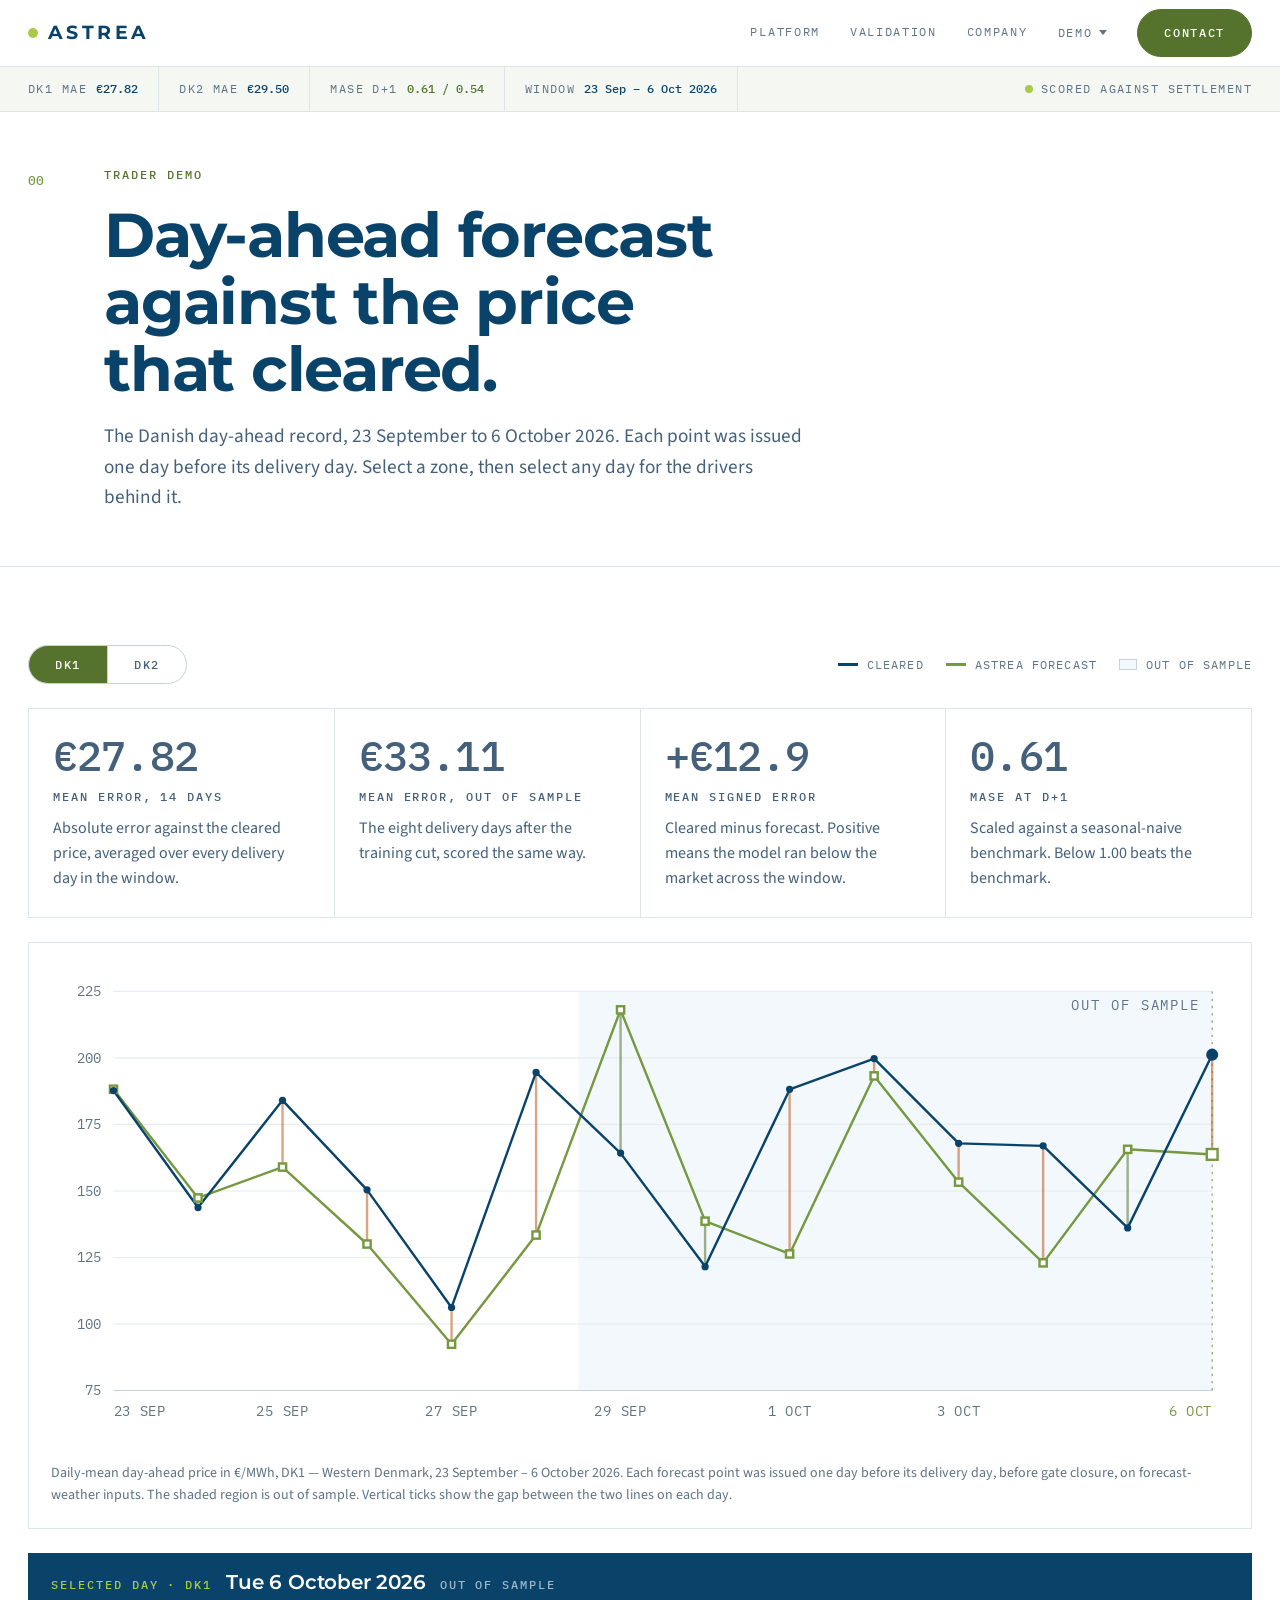
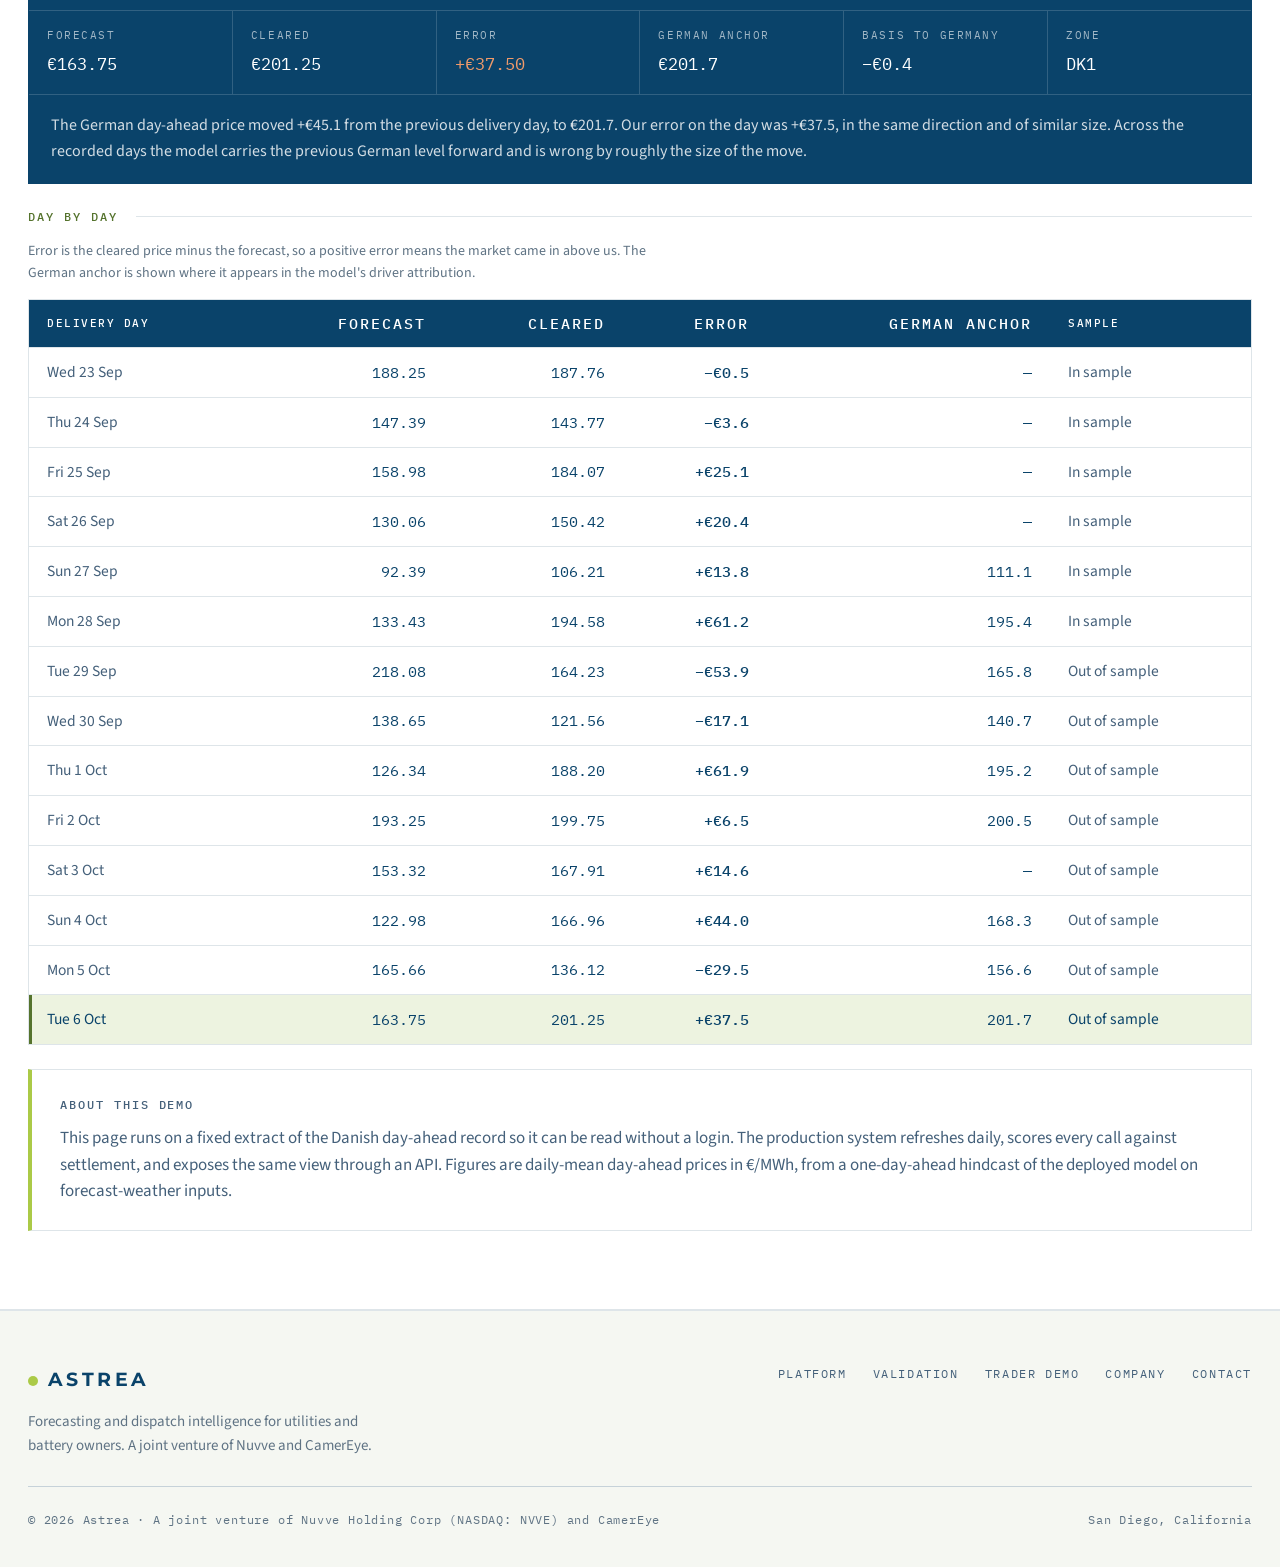
<file: demo/index.html>
<!DOCTYPE html>
<html lang="en">
<head>
<meta charset="utf-8">
<meta name="viewport" content="width=device-width, initial-scale=1">
<title>Trader demo — Astrea</title>
<meta name="description" content="Interactive Danish day-ahead record: Astrea's forecast against the cleared price in DK1 and DK2, with driver attribution.">
<meta property="og:title" content="Trader demo — Astrea">
<meta property="og:description" content="Interactive Danish day-ahead record: Astrea's forecast against the cleared price in DK1 and DK2, with driver attribution.">
<meta property="og:type" content="website">
<meta name="theme-color" content="#FFFFFF">
<link rel="preconnect" href="https://fonts.googleapis.com">
<link rel="preconnect" href="https://fonts.gstatic.com" crossorigin>
<link rel="stylesheet" href="https://fonts.googleapis.com/css2?family=IBM+Plex+Mono:wght@400;500;600&family=Montserrat:wght@600;700&family=Source+Sans+3:wght@400;600&display=swap">
<link rel="stylesheet" href="/assets/css/styles.css?v=2">
<link rel="icon" href="/assets/favicon.svg?v=2" type="image/svg+xml">
</head>
<body>

<header class="site">
  <div class="wrap site-in">
    <a class="brand" href="/">Astrea</a>
    <button class="mtoggle" id="navToggle" aria-expanded="false" aria-controls="menu">Menu</button>
    <nav class="menu" id="menu">
      <a class="mlink" href="/platform">Platform</a>
      <a class="mlink" href="/validation">Validation</a>
      <a class="mlink" href="/company">Company</a>
      <div class="dd">
        <button class="dd-btn" id="ddBtn" aria-expanded="false" aria-haspopup="true" aria-controls="ddmenu">Demo <span class="dd-caret" aria-hidden="true"></span></button>
        <div class="dd-menu" id="ddmenu">
          <a class="dd-item" href="/demo"><strong>Trader demo</strong><span>Day-ahead forecast against the cleared price, DK1 and DK2</span></a>
          <a class="dd-item" href="/validation#record"><strong>Forecast record</strong><span>Fourteen graded calls, with driver attribution</span></a>
        </div>
      </div>
      <a class="btn" href="/company#contact">Contact</a>
    </nav>
  </div>
</header>

<div class="rail">
  <div class="wrap rail-in">
    <div class="rail-cell"><span class="rail-k">DK1 MAE</span><span class="rail-v">&euro;27.82</span></div>
    <div class="rail-cell"><span class="rail-k">DK2 MAE</span><span class="rail-v">&euro;29.50</span></div>
    <div class="rail-cell"><span class="rail-k">MASE D+1</span><span class="rail-v up">0.61 / 0.54</span></div>
    <div class="rail-cell"><span class="rail-k">Window</span><span class="rail-v">23 Sep &ndash; 6 Oct 2026</span></div>
    <div class="rail-cell"><span class="live">Scored against settlement</span></div>
  </div>
</div>

<main>

<section class="ch ch-tight">
  <div class="wrap ch-cols">
    <div class="ch-ix">00</div>
    <div class="stack" style="gap:18px">
      <p class="tag">Trader demo</p>
      <h1 class="display" style="max-width:20ch">Day-ahead forecast against the price that cleared.</h1>
      <p class="lead">The Danish day-ahead record, 23 September to 6 October 2026. Each point was issued one day before its delivery day. Select a zone, then select any day for the drivers behind it.</p>
    </div>
  </div>
</section>

<section class="ch">
  <div class="wrap stack" style="gap:24px">

    <div class="demo-bar">
      <div class="seg" role="group" aria-label="Bidding zone">
        <button type="button" data-zone="DK1" aria-pressed="true">DK1</button>
        <button type="button" data-zone="DK2" aria-pressed="false">DK2</button>
      </div>
      <div class="legend">
        <span><i class="sw" style="background:#0A436A"></i>Cleared</span>
        <span><i class="sw" style="background:#759840"></i>Astrea forecast</span>
        <span><i class="sw-box" style="background:#F2F8FB"></i>Out of sample</span>
      </div>
    </div>

    <div class="mods m4" id="demoStats"></div>

    <div class="chart-wrap">
      <div id="chart"></div>
      <p class="demo-note" id="chartNote"></p>
    </div>

    <div class="detail" id="dayDetail" aria-live="polite"></div>

    <div class="stack" style="gap:14px">
      <p class="tag ch-rule">Day by day</p>
      <p class="note">Error is the cleared price minus the forecast, so a positive error means the market came in above us. The German anchor is shown where it appears in the model's driver attribution.</p>
      <div class="tbl-scroll">
        <table>
          <thead><tr>
            <th>Delivery day</th>
            <th class="num">Forecast</th>
            <th class="num">Cleared</th>
            <th class="num">Error</th>
            <th class="num">German anchor</th>
            <th>Sample</th>
          </tr></thead>
          <tbody id="demoRows"></tbody>
        </table>
      </div>
    </div>

    <div class="slab">
      <p class="tag">About this demo</p>
      <p>This page runs on a fixed extract of the Danish day-ahead record so it can be read without a login. The production system refreshes daily, scores every call against settlement, and exposes the same view through an API. Figures are daily-mean day-ahead prices in &euro;/MWh, from a one-day-ahead hindcast of the deployed model on forecast-weather inputs.</p>
    </div>

  </div>
</section>
</main>

<footer class="foot">
  <div class="wrap">
    <div class="foot-top">
      <div>
        <a class="brand" href="/">Astrea</a>
        <p>Forecasting and dispatch intelligence for utilities and battery owners. A joint venture of Nuvve and CamerEye.</p>
      </div>
      <nav class="foot-nav">
        <a href="/platform">Platform</a>
        <a href="/validation">Validation</a>
        <a href="/demo">Trader demo</a>
        <a href="/company">Company</a>
        <a href="/company#contact">Contact</a>
      </nav>
    </div>
    <div class="foot-bot">
      <span>&copy; 2026 Astrea &middot; A joint venture of Nuvve Holding Corp (NASDAQ: NVVE) and CamerEye</span>
      <span>San Diego, California</span>
    </div>
  </div>
</footer>

<script src="/assets/js/nav.js?v=2" defer></script>
<script src="/assets/js/demo-data.js?v=2" defer></script>
<script src="/assets/js/demo.js?v=2" defer></script>
</body>
</html>
</file>
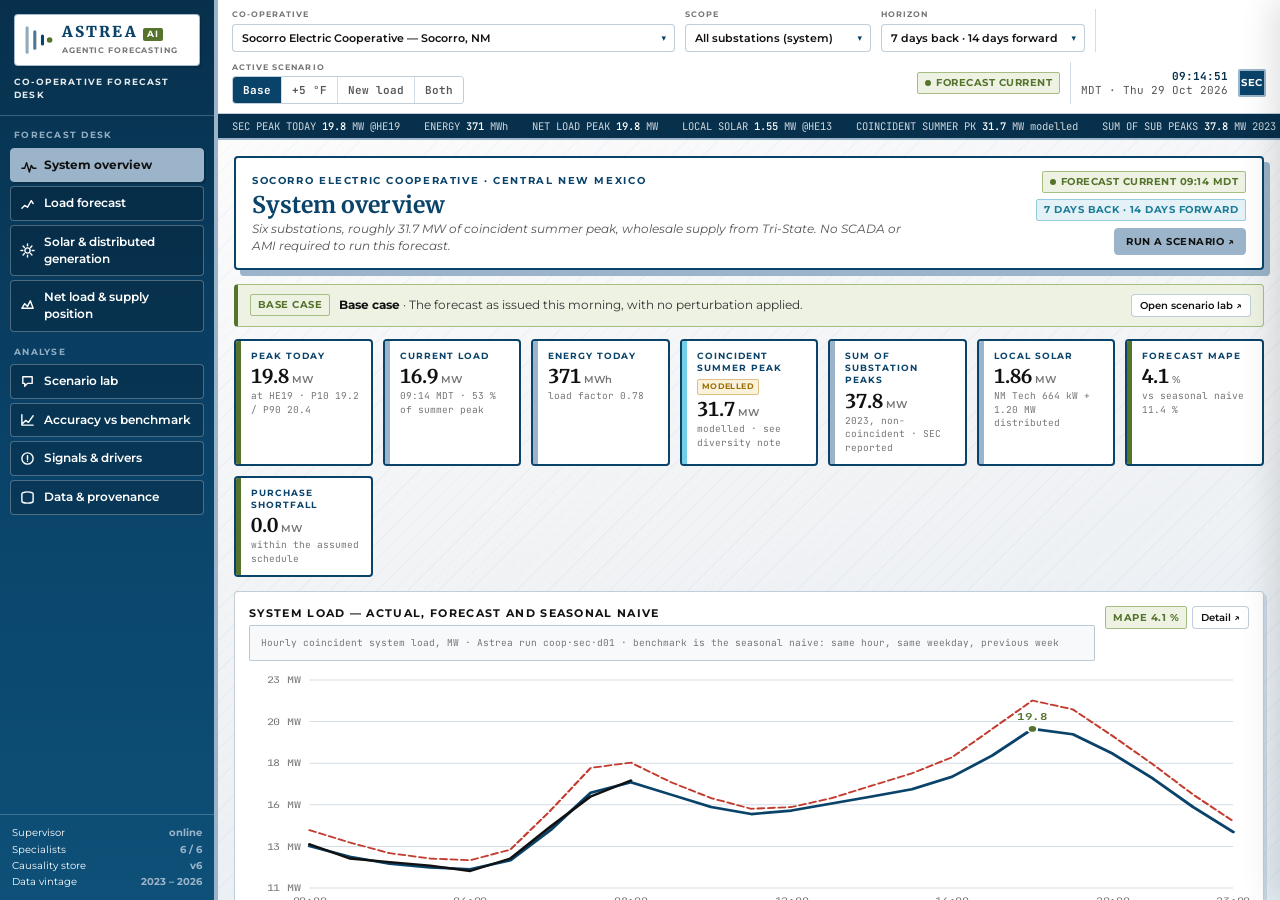
<file: astrea-coop-standalone.html>
<!doctype html>
<html lang="en">
<head>
<meta charset="utf-8">
<meta name="viewport" content="width=device-width,initial-scale=1,viewport-fit=cover">
<title>Astrea AI · Co-op Forecast Desk</title>
<meta name="description" content="Astrea AI co-operative forecast desk - load and distributed-generation forecasting for Socorro Electric Cooperative, with scenario analysis and a net-load supply position.">
<meta name="theme-color" content="#0A436A">
<meta name="robots" content="noindex,nofollow">
<link rel="icon" href="data:image/svg+xml,%3Csvg xmlns='http://www.w3.org/2000/svg' viewBox='0 0 1024 1024'%3E%3Cg fill='%230A436A'%3E%3Crect x='20' y='6' width='113' height='1012' rx='56.5' opacity='.45'/%3E%3Crect x='302' y='153' width='113' height='718' rx='56.5' opacity='.72'/%3E%3Crect x='583' y='307' width='113' height='410' rx='56.5'/%3E%3C/g%3E%3Ccircle cx='900' cy='512' r='102' fill='%2355732D'/%3E%3C/svg%3E">
<link rel="canonical" href="/co-op">
<meta property="og:title" content="Astrea AI · Co-op Forecast Desk">
<meta property="og:description" content="Astrea AI co-operative forecast desk - load and distributed-generation forecasting for Socorro Electric Cooperative, with scenario analysis and a net-load supply position.">
<meta property="og:type" content="website">
<style>html,body{margin:0;padding:0}:root{color-scheme:light}</style>
</head>
<body>
<style>
@import url('https://fonts.googleapis.com/css2?family=Merriweather:wght@700;900&family=Montserrat:ital,wght@0,400;0,500;0,600;0,700;1,400&family=JetBrains+Mono:wght@400;500;700&display=swap');

/* ============================================================
   ASTREA AI · light theme
   Palette derived from the Astrea AI mark: navy #0A436A carried at three
   weights, with the mark's olive #55732D reserved for positive states.
   ============================================================ */
:root{
  /* Primary = the logo's navy, carried at three weights like the three bars. */
  --green:#0A436A; --green-dk:#07304C; --green-lt:#4E7B9B;
  --lime:#9BB4C9;  --lime-soft:#E3EBF2; --cyan:#73CEE5; --cyan-dk:#1C7C97;
  --steel:#4E7B9B; --slate:#9BB4C9; --olive:#55732D;
  --bg:#F2F3F5; --bg-tint:#E4EDF4; --card:#FFFFFF; --well:#F7F9FB; --well-2:#EDF2F7;
  --ink:#111111; --ink-2:#333333; --ink-3:#555555; --ink-4:#767676; --ink-5:#97A3AD;
  --line:#D3DDE6; --line-2:rgba(10,67,106,.26); --rule:#9BB4C9;
  /* The logo's green circle does one job here: it means "good". */
  --pos:#55732D; --pos-bg:#EDF2E2;
  --neg:#C23B2E; --neg-bg:#FBEBE9;
  --warn:#9C6F06; --warn-bg:#FBF2DC;
  --info:#1C7C97; --info-bg:#E4F2F7;
  --mag:#7B4FA0; --mag-bg:#F1EAF8;
  --ff-d:'Merriweather',Georgia,serif;
  --ff-u:'Montserrat',system-ui,sans-serif;
  --ff-m:'JetBrains Mono',ui-monospace,Menlo,monospace;
  --r:4px;
  --sh:3px 3px 0 rgba(155,180,201,.40);
  --sh-lime:6px 6px 0 var(--lime);
}
*{box-sizing:border-box}
html,body{margin:0;padding:0}
body{
  background:
    repeating-linear-gradient(-45deg,transparent,transparent 10px,rgba(10,67,106,.03) 10px,rgba(10,67,106,.03) 11px),
    linear-gradient(165deg,#ffffff 0%,#F2F3F5 55%,#E4EDF4 100%);
  background-attachment:fixed;
  color:var(--ink); font-family:var(--ff-u); font-size:13px; line-height:1.45;
  -webkit-font-smoothing:antialiased; overflow:hidden;
}
button,input,select,textarea{font-family:inherit;font-size:inherit;color:inherit}
::-webkit-scrollbar{width:10px;height:10px}
::-webkit-scrollbar-track{background:transparent}
::-webkit-scrollbar-thumb{background:rgba(10,67,106,.35);border-radius:10px}
::-webkit-scrollbar-thumb:hover{background:var(--green)}
:focus-visible{outline:2px solid var(--green);outline-offset:2px}

/* Very short viewports: give up the fixed shell and let the page scroll. */
@media (max-height:560px){
  body{overflow:auto}
  .app{height:auto;min-height:100vh;grid-template-rows:auto;overflow:visible}
  .main{overflow:visible}
  .canvas{overflow:visible}
  .rail{position:sticky;top:0;height:100vh}
}

/* ---------- primitives ---------- */
h1,h2,h3{font-family:var(--ff-d);color:var(--green);margin:0}
.kicker{font-size:9.5px;letter-spacing:.17em;text-transform:uppercase;font-weight:700;color:var(--green);margin:0}
.sect{font-size:10px;letter-spacing:.16em;text-transform:uppercase;font-weight:700;color:var(--green);
  border-bottom:2px solid var(--rule);padding-bottom:5px;margin:0 0 12px;display:flex;gap:8px;
  justify-content:space-between;align-items:center}
.sect .r{font-weight:600;letter-spacing:.05em;color:var(--ink-4);text-transform:none;font-size:10px}
.mono{font-family:var(--ff-m)}
.num{font-family:var(--ff-d);font-weight:700;font-variant-numeric:tabular-nums}
.muted{color:var(--ink-4)} .tiny{font-size:10.5px}
hr.hair{height:1px;background:var(--line);border:0;margin:12px 0}

.pill{display:inline-flex;align-items:center;gap:5px;font-size:9.5px;font-weight:700;letter-spacing:.05em;
  text-transform:uppercase;padding:3px 7px;border-radius:2px;border:1px solid var(--line-2);
  color:var(--ink-2);background:#fff;white-space:nowrap}
.pill.lime{background:var(--lime);color:#111;border-color:var(--lime)}
.pill.ok{background:var(--pos-bg);border-color:#A6BE84;color:var(--pos)}
.pill.bad{background:var(--neg-bg);border-color:#E3A9A2;color:var(--neg)}
.pill.warn{background:var(--warn-bg);border-color:#DEC082;color:var(--warn)}
.pill.info{background:var(--info-bg);border-color:#97CBDC;color:var(--info)}
.pill.mag{background:var(--mag-bg);border-color:#C2A8DA;color:var(--mag)}
.dot{width:6px;height:6px;border-radius:50%;background:var(--pos);display:inline-block;flex:none}
.dot.live{animation:pulse 2s ease-in-out infinite}
.dot.w{background:var(--warn)} .dot.b{background:var(--neg)}
@keyframes pulse{0%,100%{opacity:1}50%{opacity:.3}}

.btn{display:inline-flex;align-items:center;justify-content:center;gap:6px;cursor:pointer;
  background:#fff;border:1px solid var(--line-2);color:var(--ink);border-radius:var(--r);
  padding:6px 11px;font-size:11px;font-weight:600;transition:.12s;white-space:nowrap}
.btn:hover{background:var(--well-2);border-color:var(--green)}
.btn.pri{background:var(--green);border-color:var(--green);color:#fff}
.btn.pri:hover{background:var(--green-lt);border-color:var(--green-lt);color:#111}
.btn.cta{background:var(--lime);border-color:var(--lime);color:#111;font-weight:700;
  text-transform:uppercase;letter-spacing:.05em;font-size:10px}
.btn.cta:hover{background:var(--green-lt)}
.btn.sm{padding:4px 8px;font-size:10px}
.btn[disabled]{opacity:.45;cursor:not-allowed}

.card{background:var(--card);border:1px solid var(--line-2);border-radius:var(--r);padding:14px;box-shadow:var(--sh)}
.card.hi{border:2px solid var(--green);box-shadow:var(--sh-lime)}
.grid{display:grid;gap:12px}

table.tbl{width:100%;min-width:100%;border-collapse:collapse;font-size:11.5px}
table.tbl th{text-align:left;font-size:9.5px;letter-spacing:.1em;text-transform:uppercase;color:var(--ink-3);
  font-weight:700;padding:7px 9px;border-bottom:2px solid var(--rule);background:var(--well-2);white-space:nowrap}
table.tbl td{padding:7px 9px;border-bottom:1px solid var(--line);vertical-align:middle;overflow-wrap:anywhere}
table.tbl tbody tr:hover{background:var(--well)}
table.tbl td.r,table.tbl th.r{text-align:right;font-family:var(--ff-m);font-variant-numeric:tabular-nums}
table.tbl th.r{font-family:var(--ff-u)}
.tblwrap{overflow-x:auto;max-width:100%}
.tblwrap::-webkit-scrollbar{height:7px}

/* ============================================================
   SHELL
   ============================================================ */
.app{display:grid;grid-template-columns:218px 1fr;grid-template-rows:100%;
  height:100vh;height:100dvh;width:100vw;overflow:hidden}

.rail{background:linear-gradient(180deg,#07304C 0%,#0A436A 52%,#0E5078 100%);
  border-right:4px solid var(--lime);display:flex;flex-direction:column;overflow:hidden;min-height:0}
.rail-brand{padding:14px;border-bottom:1px solid rgba(155,180,201,.35)}
.logobox{background:#fff;border:1px solid rgba(155,180,201,.9);border-radius:var(--r);padding:9px 10px;
  box-shadow:2px 2px 0 rgba(0,0,0,.10);display:flex;align-items:center;gap:9px}
.logobox .mark{flex:none;width:28px;height:28px;display:block}
.logobox .wd{min-width:0}
.logobox .lg{font-family:var(--ff-d);font-weight:900;font-size:15px;letter-spacing:.13em;color:var(--green);
  margin:0;display:flex;align-items:baseline;gap:5px;line-height:1}
.logobox .lg i{font-family:var(--ff-u);font-style:normal;font-weight:700;font-size:8.5px;letter-spacing:.14em;
  color:#fff;background:var(--olive);border-radius:2px;padding:2px 4px;line-height:1}
.logobox .sb{font-size:8px;letter-spacing:.11em;text-transform:uppercase;color:var(--ink-4);margin:4px 0 0;font-weight:700}
.rail-brand .iso{margin:9px 0 0;font-size:9px;letter-spacing:.13em;text-transform:uppercase;color:#fff;font-weight:700;opacity:.9}
.rail-scroll{flex:1 1 auto;min-height:0;overflow-y:auto;padding:11px 10px 8px}
.navgrp{font-size:8.5px;letter-spacing:.15em;text-transform:uppercase;color:var(--lime);font-weight:700;margin:14px 4px 6px;opacity:.95}
.navgrp:first-child{margin-top:2px}
.nav{display:flex;align-items:center;gap:9px;padding:8px 9px;border-radius:var(--r);cursor:pointer;
  color:#fff;font-size:11.5px;font-weight:600;margin-bottom:4px;border:1px solid rgba(255,255,255,.28);
  background:rgba(0,0,0,.18);transition:.12s}
.nav:hover{background:rgba(0,0,0,.32);border-color:var(--lime)}
.nav.on{background:var(--lime);color:#111;font-weight:700;border-color:var(--lime);box-shadow:2px 2px 0 rgba(0,0,0,.15)}
.nav .ic{width:15px;height:15px;flex:none}
.rail-foot{border-top:1px solid rgba(155,180,201,.35);padding:10px 12px;font-size:9.5px;color:#fff;line-height:1.7}
.rail-foot .row{display:flex;justify-content:space-between;gap:6px}
.rail-foot b{color:var(--lime);font-weight:700}

.main{display:flex;flex-direction:column;min-width:0;min-height:0;overflow:hidden}
.topbar{flex:none;background:rgba(255,255,255,.92);border-bottom:1px solid var(--line-2);
  padding:9px 14px;backdrop-filter:blur(6px);z-index:30;display:flex;flex-direction:column;gap:8px}
.tb-row{display:flex;align-items:center;gap:10px;flex-wrap:wrap}
.modeswitch{display:inline-flex;background:var(--well-2);border:2px solid var(--green);border-radius:var(--r);
  padding:2px;gap:2px;box-shadow:2px 2px 0 rgba(155,180,201,.45)}
.modeswitch button{border:0;background:transparent;cursor:pointer;padding:6px 13px;border-radius:2px;
  font-size:11px;font-weight:700;color:var(--green-dk);letter-spacing:.02em;transition:.12s;white-space:nowrap}
.modeswitch button:hover{background:#fff}
.modeswitch button.on{background:var(--green);color:#fff;box-shadow:1px 1px 0 rgba(0,0,0,.14)}
.fld{display:flex;flex-direction:column;gap:3px}
.fld > label{font-size:8px;letter-spacing:.13em;text-transform:uppercase;color:var(--ink-4);font-weight:700}
.selwrap{position:relative}
.sel{appearance:none;background:#fff;border:1px solid var(--line-2);border-radius:var(--r);
  padding:6px 26px 6px 9px;font-size:11px;font-weight:600;cursor:pointer;color:var(--ink)}
.sel:hover{border-color:var(--green)}
.selwrap::after{content:"▾";position:absolute;right:9px;top:50%;transform:translateY(-50%);
  pointer-events:none;font-size:9px;color:var(--green)}
.segs{display:inline-flex;border:1px solid var(--line-2);border-radius:var(--r);overflow:hidden;background:#fff}
.segs button{border:0;border-right:1px solid var(--line);background:#fff;cursor:pointer;padding:6px 10px;
  font-size:11px;font-weight:600;color:var(--ink-3);transition:.1s;font-family:var(--ff-m)}
.segs button:last-child{border-right:0}
.segs button:hover{background:var(--well-2)}
.segs button.on{background:var(--green);color:#fff;font-weight:700}
.tb-sp{flex:1}
.tb-div{width:1px;align-self:stretch;background:var(--line);flex:none}
.clock{font-family:var(--ff-m);font-size:11px;color:var(--ink-3);text-align:right;line-height:1.3}
.clock b{color:var(--green-dk);font-weight:700}
.avatar{width:28px;height:28px;border-radius:2px;background:var(--green);color:#fff;display:grid;place-items:center;
  font-weight:700;font-size:10px;letter-spacing:.04em;border:2px solid var(--slate);flex:none}

.tape{height:26px;flex:none;background:var(--green-dk);overflow:hidden;display:flex;align-items:center;border-bottom:2px solid var(--lime)}
.tape-in{display:flex;gap:24px;white-space:nowrap;animation:tick 52s linear infinite;padding-left:14px}
.tape:hover .tape-in{animation-play-state:paused}
@keyframes tick{from{transform:translateX(0)}to{transform:translateX(-50%)}}
.tk{font-family:var(--ff-m);font-size:10.5px;color:rgba(255,255,255,.8);display:flex;gap:6px;align-items:center}
.tk b{color:#fff;font-weight:500}
.tk .up{color:var(--lime)} .tk .dn{color:#FFBDB5}

.canvas{flex:1 1 auto;min-height:0;overflow-y:auto;overflow-x:hidden;
  padding:16px;-webkit-overflow-scrolling:touch;overscroll-behavior:contain}
.screen{animation:fade .2s ease}
@keyframes fade{from{opacity:0;transform:translateY(5px)}to{opacity:1;transform:none}}

.hero{display:flex;align-items:flex-end;justify-content:space-between;gap:14px;background:#fff;
  border:2px solid var(--green);border-radius:var(--r);padding:13px 16px;margin-bottom:14px;box-shadow:var(--sh-lime)}
.hero h1{font-size:23px;font-weight:700;margin:4px 0 3px;line-height:1.15}
.hero .tag{font-size:11.5px;color:var(--ink-3);margin:0;font-style:italic}
.hero-r{display:flex;flex-direction:column;align-items:flex-end;gap:7px}
.hero-r .pr{display:flex;gap:6px;flex-wrap:wrap;justify-content:flex-end}

.kpis{display:grid;grid-template-columns:repeat(auto-fit,minmax(132px,1fr));gap:10px;margin-bottom:14px}
.kpi{background:#fff;border:2px solid var(--green);border-radius:var(--r);padding:9px 11px;
  position:relative;overflow:hidden;cursor:pointer;transition:.12s}
.kpi::before{content:"";position:absolute;left:0;top:0;bottom:0;width:5px;background:var(--lime)}
.kpi{padding-left:15px}
.kpi:hover{box-shadow:var(--sh);transform:translateY(-1px)}
.kpi.acc-pos::before{background:var(--pos)} .kpi.acc-neg::before{background:var(--neg)}
.kpi.acc-warn::before{background:var(--warn)} .kpi.acc-info::before{background:var(--cyan)}
.kpi .k{font-size:8.5px;letter-spacing:.12em;text-transform:uppercase;font-weight:700;color:var(--green);margin:0;
  display:flex;justify-content:space-between;gap:5px;align-items:center;flex-wrap:wrap}
.kpi .v{font-family:var(--ff-d);font-weight:700;font-size:19px;color:var(--ink);margin:4px 0 0;line-height:1.1;font-variant-numeric:tabular-nums}
.kpi .v small{font-size:10px;font-family:var(--ff-u);font-weight:600;color:var(--ink-4);margin-left:3px}
.kpi .s{font-size:9.5px;color:var(--ink-4);margin:2px 0 0;font-family:var(--ff-m)}
.kpi .s .up{color:var(--pos)} .kpi .s .dn{color:var(--neg)}

.c2{display:grid;grid-template-columns:repeat(2,minmax(0,1fr));gap:12px}
.c3{display:grid;grid-template-columns:repeat(3,minmax(0,1fr));gap:12px}
.c-23{display:grid;grid-template-columns:minmax(0,1.75fr) minmax(300px,1fr);gap:12px}
.c-32{display:grid;grid-template-columns:minmax(290px,1fr) minmax(0,1.8fr);gap:12px}
.stack{display:flex;flex-direction:column;gap:12px}
.c2>*,.c3>*,.c-23>*,.c-32>*,.stack>*{min-width:0}
.mb12{margin-bottom:12px}
@media(max-width:1500px){.c-23,.c-32,.c3{grid-template-columns:minmax(0,1fr)}}
@media(max-width:1150px){.c2{grid-template-columns:minmax(0,1fr)}}

.chart-hd{display:flex;justify-content:space-between;align-items:flex-start;gap:10px;margin-bottom:9px;flex-wrap:wrap}
.chart-hd>div:first-child{min-width:0;flex:1 1 230px}
.chart-hd h3{font-family:var(--ff-u);font-size:11px;letter-spacing:.12em;text-transform:uppercase;font-weight:700;color:var(--ink);margin:0}
.chart-hd .src{font-size:9.5px;color:var(--ink-4);font-family:var(--ff-m);margin:3px 0 0;line-height:1.5}
.chart-hd .src a{color:var(--cyan-dk);text-decoration:underline dotted}
.legend{display:flex;flex-wrap:wrap;gap:9px 12px;margin-top:8px;font-size:9.5px;color:var(--ink-3)}
.legend span{display:inline-flex;align-items:center;gap:5px}
.legend i{width:12px;height:3px;display:inline-block;border-radius:2px;flex:none}
.legend i.dash{background:repeating-linear-gradient(90deg,currentColor 0 3px,transparent 3px 6px)!important}
.legend i.band{height:9px;border-radius:1px;opacity:.4}
svg{display:block;overflow:visible}

.drivers{display:flex;flex-direction:column;gap:6px}
.dr{display:grid;grid-template-columns:minmax(80px,150px) minmax(24px,1fr) 62px;gap:9px;align-items:center;font-size:10.5px}
.dr .lbl{color:var(--ink-3);overflow-wrap:anywhere}
.dr .bar{height:7px;background:var(--well-2);border-radius:2px;overflow:hidden}
.dr .bar i{display:block;height:100%;background:var(--green-lt)}
.dr .bar i.neg{background:var(--neg)}
.dr .val{text-align:right;font-family:var(--ff-m);color:var(--ink);font-weight:500}

.stackbar{display:flex;height:28px;border-radius:2px;overflow:hidden;border:1px solid var(--line-2);margin:9px 0 8px}
.stackbar i{display:block;height:100%}
.sb-key{display:flex;flex-direction:column;gap:5px}
.sb-key .row{display:flex;justify-content:space-between;gap:8px;align-items:center;font-size:11px}
.sb-key .row .l{display:flex;gap:7px;align-items:center;min-width:0}
.sb-key em{width:10px;height:10px;border-radius:2px;display:inline-block;flex:none}
.sb-key .row .v{font-family:var(--ff-m);font-weight:500;white-space:nowrap}

.zgrid{display:grid;grid-template-columns:repeat(4,minmax(0,1fr));gap:9px}
.zone{background:var(--well);border:1px solid var(--line-2);border-radius:2px;padding:9px 10px;cursor:pointer;position:relative;overflow:hidden}
.zone:hover{border-color:var(--green);background:#fff;box-shadow:var(--sh)}
.zone .zn{font-size:9px;letter-spacing:.09em;text-transform:uppercase;color:var(--ink-4);font-weight:700;font-family:var(--ff-m)}
.zone .zv{font-family:var(--ff-d);font-weight:700;font-size:16px;margin-top:3px;color:var(--ink)}
.zone .zs{font-size:9px;font-family:var(--ff-m);color:var(--ink-4);margin-top:2px}
.zone .zh{position:absolute;left:0;right:0;bottom:0;height:3px}
@media(max-width:1150px){.zgrid{grid-template-columns:repeat(2,minmax(0,1fr))}}

.srcgrid{display:grid;grid-template-columns:repeat(auto-fill,minmax(248px,1fr));gap:9px}
.src{background:var(--well);border:1px solid var(--line-2);border-radius:2px;padding:10px 11px}
.src:hover{background:#fff;box-shadow:var(--sh)}
.src .sn{font-size:11px;font-weight:700;color:var(--ink);display:flex;justify-content:space-between;gap:6px;align-items:flex-start}
.src .sn a{color:var(--green-dk);text-decoration:none}
.src .sn a:hover{text-decoration:underline}
.src .sm{font-size:9.5px;font-family:var(--ff-m);color:var(--ink-4);margin-top:5px;line-height:1.55}

.hrow{display:flex;flex-direction:column;gap:4px}
.hr2{display:grid;grid-template-columns:48px minmax(20px,1fr) 70px 64px;gap:9px;align-items:center;font-size:10.5px;
  padding:5px 8px;background:var(--well);border:1px solid var(--line);border-radius:2px}
.hr2.win{border-color:var(--green);background:var(--pos-bg)}
.hr2.chg{border-color:var(--cyan);background:var(--info-bg)}
.hr2 .h{font-family:var(--ff-m);color:var(--ink-4)}
.hr2 .bar{height:12px;background:var(--well-2);border-radius:1px;overflow:hidden}
.hr2 .bar i{display:block;height:100%}
.hr2 .p,.hr2 .q{font-family:var(--ff-m);text-align:right;color:var(--ink)}

.dec{background:#fff;border:1px solid var(--line-2);border-left:4px solid var(--lime);border-radius:var(--r);
  padding:12px 13px;margin-bottom:10px;box-shadow:var(--sh)}
.dec.done{border-left-color:var(--pos)} .dec.pend{border-left-color:var(--warn)}
.dec-hd{display:flex;justify-content:space-between;gap:8px;align-items:flex-start;margin-bottom:7px;flex-wrap:wrap}
.dec-hd h4{margin:0;font-size:12.5px;font-weight:700;color:var(--ink);flex:1 1 150px;overflow-wrap:anywhere}
.dec-hd>div{display:flex;gap:6px;align-items:center;flex-wrap:wrap}
.dec-meta{display:flex;flex-wrap:wrap;gap:6px;align-items:center;margin-bottom:8px}
.dec p.why{margin:0 0 9px;font-size:11.5px;color:var(--ink-2);line-height:1.6}
.dec .box{padding:9px 10px;background:var(--well);border:1px solid var(--line);border-radius:2px;margin-bottom:9px}
.fb{display:flex;gap:7px;align-items:center;flex-wrap:wrap;padding-top:9px;border-top:1px dashed var(--line-2)}
.fb .lb{font-size:9px;letter-spacing:.12em;text-transform:uppercase;font-weight:700;color:var(--ink-4)}
.fb-note{margin:8px 0 0;font-size:10.5px;padding:7px 9px;border-radius:2px;display:none;border-left:3px solid var(--pos);
  background:var(--pos-bg);color:var(--pos)}
.fb-note.show{display:block}

.agent-chip{display:inline-flex;align-items:center;gap:5px;font-size:9.5px;font-weight:700;letter-spacing:.04em;
  padding:2px 7px;border-radius:2px;background:var(--pos-bg);border:1px solid #A6BE84;color:var(--pos);white-space:nowrap}
.agent-chip.mi{background:#F2F6F9;border-color:#A9C0D2;color:#2C5C80}
.agent-chip.dq{background:var(--info-bg);border-color:#97CBDC;color:var(--info)}
.agent-chip.sg{background:var(--warn-bg);border-color:#DEC082;color:var(--warn)}
.agent-chip.sc{background:var(--mag-bg);border-color:#C2A8DA;color:var(--mag)}
.agent-chip.op{background:var(--pos-bg);border-color:#A6BE84;color:var(--pos)}
.agent-chip.mo{background:var(--neg-bg);border-color:#E3A9A2;color:var(--neg)}

.feed{max-height:330px;overflow-y:auto;margin:0 -4px}
.fitem{display:flex;gap:9px;padding:9px 4px;border-bottom:1px solid var(--line)}
.fitem:hover{background:var(--well)}
.fitem .t{font-family:var(--ff-m);font-size:9.5px;color:var(--ink-4);flex:none;width:44px;padding-top:2px;line-height:1.35}
.fitem .bd{flex:1;min-width:0}
.fitem .bd p{margin:4px 0 0;font-size:11px;color:var(--ink-2);line-height:1.5}
.fitem .bd .hdr{display:flex;gap:6px;align-items:center;flex-wrap:wrap}

.sizer{display:flex;gap:12px;flex-wrap:wrap;align-items:flex-end}
.rngwrap{display:flex;align-items:center;gap:9px;min-width:210px}
input[type=range]{-webkit-appearance:none;appearance:none;height:5px;background:var(--well-2);
  border-radius:3px;border:1px solid var(--line);flex:1;cursor:pointer}
input[type=range]::-webkit-slider-thumb{-webkit-appearance:none;width:17px;height:17px;border-radius:50%;
  background:var(--lime);border:2px solid var(--green);cursor:pointer;box-shadow:1px 1px 0 rgba(0,0,0,.18)}
input[type=range]::-moz-range-thumb{width:15px;height:15px;border-radius:50%;background:var(--lime);
  border:2px solid var(--green);cursor:pointer}
.rngval{font-family:var(--ff-d);font-weight:700;font-size:16px;min-width:76px;text-align:right;color:var(--ink)}
.rngval small{font-family:var(--ff-u);font-size:10px;font-weight:600;color:var(--ink-4);margin-left:3px}

.scrim{position:fixed;inset:0;background:rgba(8,28,45,.45);opacity:0;pointer-events:none;transition:.2s;z-index:90}
.scrim.on{opacity:1;pointer-events:auto}
.drawer{position:fixed;top:0;right:0;bottom:0;width:640px;max-width:95vw;background:var(--bg);
  border-left:4px solid var(--lime);transform:translateX(100%);transition:transform .24s cubic-bezier(.2,.8,.2,1);
  z-index:100;display:flex;flex-direction:column;box-shadow:-8px 0 30px rgba(0,0,0,.12)}
.drawer.on{transform:none}
.dr-hd{flex:none;padding:13px 16px;border-bottom:2px solid var(--rule);display:flex;justify-content:space-between;align-items:flex-start;gap:10px;background:#fff}
.dr-hd h2{font-size:16px}
.dr-bd{flex:1;overflow-y:auto;padding:16px}
.iconbtn{width:24px;height:24px;display:grid;place-items:center;border-radius:2px;border:1px solid var(--line-2);
  background:#fff;cursor:pointer;color:var(--ink-3);font-size:12px;flex:none}
.iconbtn:hover{border-color:var(--green);color:var(--green)}
.kv{display:grid;grid-template-columns:minmax(90px,152px) minmax(0,1fr);gap:7px 12px;font-size:11px;margin-bottom:14px}
.kv dt{color:var(--ink-4);font-size:9.5px;letter-spacing:.09em;text-transform:uppercase;font-weight:700;padding-top:2px}
.kv dd{margin:0;font-family:var(--ff-m);color:var(--ink);word-break:break-all}
.steps{position:relative;padding-left:19px}
.steps::before{content:"";position:absolute;left:5px;top:6px;bottom:6px;width:1px;background:var(--line-2)}
.step{position:relative;padding:0 0 12px}
.step::before{content:"";position:absolute;left:-17px;top:5px;width:9px;height:9px;border-radius:50%;
  background:var(--lime);border:2px solid var(--bg)}
.step.ok::before{background:var(--pos)} .step.wait::before{background:var(--warn)}
.step h5{margin:0;font-size:11.5px;font-weight:700;color:var(--ink)}
.step p{margin:3px 0 0;font-size:10.5px;color:var(--ink-4);font-family:var(--ff-m);line-height:1.55}

.toast{position:fixed;bottom:20px;left:50%;transform:translate(-50%,80px);background:#fff;
  border:2px solid var(--green);border-left:5px solid var(--lime);border-radius:var(--r);padding:11px 15px;
  font-size:11.5px;z-index:120;opacity:0;transition:.24s;box-shadow:4px 4px 0 var(--lime);max-width:620px;color:var(--ink-2)}
.toast.on{opacity:1;transform:translate(-50%,0)}
.toast b{color:var(--green-dk)}

.note{font-size:10.5px;color:var(--ink-4);line-height:1.6;margin:9px 0 0}
.note b{color:var(--green-dk)}
.callout{border-left:3px solid var(--warn);background:var(--warn-bg);padding:8px 10px;border-radius:2px;
  font-size:10.5px;color:#6E4F04;line-height:1.6;margin:0}
.callout.info{border-left-color:var(--cyan-dk);background:var(--info-bg);color:#115A6E}
.callout.ok{border-left-color:var(--pos);background:var(--pos-bg);color:#3C521F}

/* ---------- co-op demo additions ---------- */
.chatwrap{display:flex;flex-direction:column;height:clamp(520px,calc(100vh - 230px),900px);min-height:0}
.cbody{flex:1 1 auto;min-height:0;overflow-y:auto;padding:4px 2px 12px}
.msg{margin-bottom:16px;max-width:100%}
.msg .who{display:flex;align-items:center;gap:6px;margin-bottom:5px;font-size:8.5px;letter-spacing:.13em;
  text-transform:uppercase;font-weight:700;color:var(--ink-4)}
.msg.u .bub{background:var(--well-2);border:1px solid var(--line-2);border-radius:var(--r);
  padding:10px 12px;font-size:12px;color:var(--ink)}
.msg.a .bub{background:#fff;border:1px solid var(--line-2);border-left:3px solid var(--lime);
  border-radius:var(--r);padding:12px 13px;font-size:12px;color:var(--ink-2);line-height:1.65;box-shadow:var(--sh)}
.msg.a .bub b{color:var(--ink)}
.msg.a .bub .hl{font-family:var(--ff-m);color:var(--green-dk);font-weight:500}
.msg.a .bub ul{margin:8px 0;padding-left:17px}
.msg.a .bub li{margin-bottom:5px}
.route{display:flex;gap:5px;flex-wrap:wrap;align-items:center;margin-bottom:10px;padding-bottom:9px;border-bottom:1px dashed var(--line-2)}
.route .arw{color:var(--ink-4);font-size:9px}
.cites{margin-top:11px;padding-top:9px;border-top:1px dashed var(--line-2)}
.cites .ttl{font-size:8.5px;letter-spacing:.14em;text-transform:uppercase;color:var(--ink-4);font-weight:700;margin-bottom:6px}
.cite{display:flex;gap:6px;font-size:10px;color:var(--ink-4);font-family:var(--ff-m);margin-bottom:4px;line-height:1.5}
.cite>span:first-child{color:var(--cyan-dk);flex:none}
.cite>span:last-child{min-width:0;overflow-wrap:anywhere}
.thinking{display:flex;gap:6px;align-items:center;font-size:11px;color:var(--ink-4);padding:8px 0}
.thinking .d{width:6px;height:6px;border-radius:50%;background:var(--green);animation:bnc 1.2s infinite}
.thinking .d:nth-child(2){animation-delay:.15s}.thinking .d:nth-child(3){animation-delay:.3s}
@keyframes bnc{0%,60%,100%{transform:translateY(0);opacity:.4}30%{transform:translateY(-4px);opacity:1}}
.chips{display:flex;gap:6px;flex-wrap:wrap;padding:10px 0 0;border-top:1px solid var(--line)}
.chip{font-size:11px;padding:7px 10px;border-radius:var(--r);border:1px solid var(--line-2);background:#fff;
  color:var(--ink-2);cursor:pointer;transition:.12s;text-align:left;font-weight:500}
.chip:hover{border-color:var(--green);background:var(--well-2);color:var(--ink)}
.chip.on{background:var(--green);border-color:var(--green);color:#fff;font-weight:600}
.composer{display:flex;gap:8px;align-items:flex-end;padding-top:10px}
.composer textarea{flex:1;background:var(--well);border:1px solid var(--line-2);border-radius:var(--r);
  padding:10px 11px;font-size:12px;resize:none;height:42px;color:var(--ink);font-family:var(--ff-u)}
.composer textarea:focus{outline:none;border-color:var(--green);background:#fff}
.scnbar{display:flex;align-items:center;gap:9px;flex-wrap:wrap;background:var(--warn-bg);
  border:1px solid #DEC082;border-left:4px solid var(--warn);border-radius:var(--r);padding:9px 12px;margin-bottom:12px}
.scnbar.base{background:var(--pos-bg);border-color:#A6BE84;border-left-color:var(--pos)}
.scnbar .t{font-size:11.5px;color:var(--ink-2)}
.scnbar .t b{color:var(--ink)}
.toggle{display:inline-flex;align-items:center;gap:7px;cursor:pointer;font-size:11px;font-weight:600;color:var(--ink-2);
  background:#fff;border:1px solid var(--line-2);border-radius:var(--r);padding:6px 10px;transition:.12s}
.toggle:hover{border-color:var(--green)}
.toggle.on{background:var(--green);border-color:var(--green);color:#fff}
.toggle .sw{width:26px;height:14px;border-radius:8px;background:var(--line);position:relative;transition:.15s;flex:none}
.toggle .sw::after{content:"";position:absolute;top:2px;left:2px;width:10px;height:10px;border-radius:50%;background:#fff;transition:.15s}
.toggle.on .sw{background:var(--lime)}
.toggle.on .sw::after{left:14px;background:#111}
.bigstat{display:flex;align-items:baseline;gap:8px;flex-wrap:wrap}
.bigstat .n{font-family:var(--ff-d);font-weight:700;font-size:30px;line-height:1}
.bigstat .u{font-size:12px;color:var(--ink-4);font-weight:600}
.cmp{display:grid;grid-template-columns:1fr auto 1fr;gap:10px;align-items:center;margin:10px 0}
.cmp .side{text-align:center;padding:11px 9px;border-radius:var(--r);border:1px solid var(--line-2);background:var(--well)}
.cmp .side.win{border:2px solid var(--green);background:var(--pos-bg)}
.cmp .side .l{font-size:8.5px;letter-spacing:.12em;text-transform:uppercase;font-weight:700;color:var(--ink-4)}
.cmp .side .v{font-family:var(--ff-d);font-weight:700;font-size:23px;margin-top:4px}
.cmp .side .s{font-size:9.5px;color:var(--ink-4);margin-top:2px;font-family:var(--ff-m)}
.cmp .vs{font-size:9px;letter-spacing:.1em;text-transform:uppercase;color:var(--ink-4);font-weight:700}
.pend{display:inline-flex;align-items:center;gap:5px;font-size:9px;letter-spacing:.09em;text-transform:uppercase;
  font-weight:700;padding:3px 7px;border-radius:2px;background:#EEE;border:1px dashed #BBB;color:#666}
</style>

<div class="app">
  <aside class="rail">
    <div class="rail-brand">
      <div class="logobox">
        <svg class="mark" viewBox="0 0 1024 1024" aria-hidden="true" focusable="false"><g fill="#0A436A"><rect x="20" y="6" width="113" height="1012" rx="56.5" opacity=".45"/><rect x="302" y="153" width="113" height="718" rx="56.5" opacity=".72"/><rect x="583" y="307" width="113" height="410" rx="56.5"/></g><circle cx="900" cy="512" r="102" fill="#55732D"/></svg>
        <div class="wd">
          <p class="lg">ASTREA<i>AI</i></p>
          <p class="sb">Agentic forecasting</p>
        </div>
      </div>
      <p class="iso">Co-operative forecast desk</p>
    </div>
    <div class="rail-scroll" id="railNav"></div>
    <div class="rail-foot">
      <div class="row"><span>Supervisor</span><b>online</b></div>
      <div class="row"><span>Specialists</span><b>6 / 6</b></div>
      <div class="row"><span>Causality store</span><b id="rfCaus">v6</b></div>
      <div class="row"><span>Data vintage</span><b>2023 – 2026</b></div>
    </div>
  </aside>

  <div class="main">
    <header class="topbar">
      <div class="tb-row">
        <div class="fld"><label>Co-operative</label><div class="selwrap">
          <select class="sel" id="selCoop" style="min-width:270px"></select></div></div>
        <div class="fld"><label>Scope</label><div class="selwrap">
          <select class="sel" id="selSub" style="min-width:186px"></select></div></div>
        <div class="fld"><label>Horizon</label><div class="selwrap">
          <select class="sel" id="selHz" style="min-width:196px"></select></div></div>
        <div class="tb-div"></div>
        <div class="fld"><label>Active scenario</label>
          <div class="segs" id="segScn"></div></div>
        <div class="tb-sp"></div>
        <span class="pill ok"><i class="dot live"></i> FORECAST CURRENT</span>
        <div class="tb-div"></div>
        <div class="clock"><b id="clkT">09:14:22</b><br><span>MDT · Thu 29 Oct 2026</span></div>
        <div class="avatar" title="Socorro Electric Cooperative">SEC</div>
      </div>
    </header>

    <div class="tape"><div class="tape-in" id="tapeIn"></div></div>
    <div class="canvas" id="canvas"></div>
  </div>
</div>

<div class="scrim" id="scrim"></div>
<div class="drawer" id="drawer">
  <div class="dr-hd">
    <div><p class="kicker">Run lineage · calculator principle</p><h2 id="drTitle">Audit trail</h2></div>
    <button class="iconbtn" id="drClose">✕</button>
  </div>
  <div class="dr-bd" id="drBody"></div>
</div>
<div class="toast" id="toast"></div>

<script>
/* =================================================================
   ASTREA · CO-OPERATIVE FORECAST DESK
   Configured for Socorro Electric Cooperative (SEC), central New Mexico.
   Substation peaks are SEC-reported 2023 figures. Everything derived from
   them is labelled on the Data & provenance screen.
   ================================================================= */
const $=(s,r)=>(r||document).querySelector(s), $$=(s,r)=>[...(r||document).querySelectorAll(s)];
const fmt=(n,d)=>Number(n).toLocaleString('en-US',{minimumFractionDigits:d===undefined?0:d,maximumFractionDigits:d===undefined?0:d});
const MW=(n,d)=>fmt(n,d===undefined?1:d);
const H=n=>String(n).padStart(2,'0')+':00';
const HE=n=>'HE'+String(n+1).padStart(2,'0');
const AGENTS={sup:['Supervisor',''],mi:['Market Intelligence','mi'],dq:['Data Query','dq'],
  sg:['Signal / Causality','sg'],sc:['Scenario','sc'],op:['Optimization','op'],mo:['Monitor','mo']};
const AG=k=>'<span class="agent-chip '+AGENTS[k][1]+'">'+AGENTS[k][0]+'</span>';

/* ══════════ CO-OP PROFILE ══════════ */
const COOPS=[
 {id:'sec',n:'Socorro Electric Cooperative',loc:'Socorro, NM',on:true},
 {id:'cnm',n:'Central New Mexico Electric Co-op',loc:'Mountainair, NM',on:false},
 {id:'oce',n:'Otero County Electric Co-op',loc:'Cloudcroft, NM',on:false},
 {id:'sie',n:'Sierra Electric Co-op',loc:'Elephant Butte, NM',on:false},
 {id:'col',n:'Columbus Electric Co-op',loc:'Deming, NM',on:false},
 {id:'jem',n:'Jemez Mountains Electric Co-op',loc:'Española, NM',on:false}];

/* SEC substations — 2023 peak loads as reported by the co-operative.
   These are individual, non-coincident peaks. They do not sum to a system peak. */
const SUBS=[
 {c:'SOC69', n:'Socorro 69 kV',   pk2023:16.400,share:.434,mape:3.8,note:'Largest. Municipal, institutional and commercial core.'},
 {c:'SOC25', n:'Socorro 24.9 kV', pk2023:11.500,share:.305,mape:4.0,note:'New Mexico Tech campus, water and wastewater.'},
 {c:'SPRG',  n:'Springerville',   pk2023: 4.200,share:.111,mape:5.6,note:'Dispersed rural and agricultural.'},
 {c:'BERN',  n:'Bernardo',        pk2023: 2.900,share:.077,mape:6.1,note:'Agricultural, irrigation-driven in season.'},
 {c:'BURR',  n:'Burris',          pk2023: 2.500,share:.066,mape:6.4,note:'Rural residential and small commercial.'},
 {c:'BORD',  n:'Borderland',      pk2023: 0.252,share:.007,mape:9.2,note:'Very small. Noise dominates the relative error.'}];
const SUM_PEAKS=SUBS.reduce((a,b)=>a+b.pk2023,0);           /* 37.752 MW */
const DIVERSITY=0.84;                                        /* modelled */
const COINCIDENT=+(SUM_PEAKS*DIVERSITY).toFixed(1);          /* ≈ 31.7 MW */

/* ══════════ TODAY · Thu 29 Oct 2026 · hourly MW ══════════ */
const SEC={
 load:[13.2,12.6,12.2,12.0,11.9,12.4,14.1,16.2,16.8,16.1,15.4,15.0,
       15.2,15.6,16.0,16.4,17.1,18.3,19.8,19.5,18.4,17.0,15.4,14.0],
 actual:[13.3,12.5,12.3,12.1,11.8,12.5,14.3,16.0,16.9,null,null,null,
       null,null,null,null,null,null,null,null,null,null,null,null],
 /* seasonal naive: same hour, same weekday, previous week */
 naiveWk:[14.1,13.4,12.8,12.5,12.4,13.0,15.2,17.6,17.9,16.8,15.9,15.3,
       15.4,15.9,16.6,17.3,18.2,19.8,21.4,20.9,19.4,17.8,16.1,14.6],
 /* solar: NM Tech 664 kW carport plus modelled distributed rooftop ≈ 1.20 MW */
 solar:[0,0,0,0,0,0,0,0.05,0.42,0.88,1.24,1.45,1.55,1.50,1.33,1.02,0.58,0.14,0.01,0,0,0,0,0],
 temp:[44,42,41,40,39,39,42,48,55,61,66,69,71,72,72,71,68,63,57,53,50,48,46,45],
 dew:[28,28,27,27,26,26,27,29,30,30,29,28,27,26,26,27,28,30,31,31,30,29,29,28],
 /* daily peak: 7 days back, today, 13 forward */
 days:['22 Oct','23 Oct','24 Oct','25 Oct','26 Oct','27 Oct','28 Oct','29 Oct',
       '30 Oct','31 Oct','1 Nov','2 Nov','3 Nov','4 Nov','5 Nov','6 Nov','7 Nov','8 Nov','9 Nov','10 Nov','11 Nov'],
 dayPk:[20.4,19.1,18.2,17.6,19.9,20.8,20.1,19.8,19.4,18.1,17.3,19.6,20.9,21.4,20.8,19.9,21.8,23.2,22.6,21.1,20.4],
 dayLo:[null,null,null,null,null,null,null,19.2,18.6,17.2,16.3,18.5,19.7,20.1,19.4,18.5,20.2,21.3,20.7,19.3,18.6],
 dayHi:[null,null,null,null,null,null,null,20.4,20.3,19.1,18.4,20.8,22.2,22.8,22.3,21.4,23.5,25.2,24.6,23.0,22.3],
 dayAct:[20.6,19.0,18.0,17.9,20.1,20.6,20.3,null,null,null,null,null,null,null,null,null,null,null,null,null,null],
 today:7,
 /* accuracy over the 7-day retrospective window */
 mapeAstrea:[3.6,4.4,3.9,5.1,3.8,4.2,3.7],
 mapeNaiveWk:[9.8,13.1,10.4,15.6,9.2,11.8,10.1],
 mapeNaiveYr:[13.2,16.8,14.1,19.2,12.4,15.1,13.0]
};
SEC.netLoad=SEC.load.map((v,i)=>+(v-SEC.solar[i]).toFixed(2));

/* ══════════ SUPPLY POSITION ══════════ */
const SUPPLY={
 schedule:20.0,            /* assumed firm purchase schedule — SEC to confirm with Tri-State */
 bessMW:5, bessMWh:20,     /* PROPOSED, not an operating asset */
 bessOn:false
};

/* ══════════ SCENARIOS ══════════ */
const COMPRESSOR=[0.92,0.92,0.91,0.91,0.92,0.93,0.94,0.94,0.93,0.92,0.91,0.90,
                  0.90,0.91,0.92,0.93,0.94,0.94,0.93,0.92,0.92,0.92,0.92,0.92];
const EVLOAD   =[0.14,0.12,0.09,0.06,0.05,0.05,0.07,0.10,0.14,0.18,0.21,0.24,
                 0.26,0.25,0.23,0.22,0.24,0.28,0.33,0.38,0.36,0.30,0.24,0.18];
const DT_HOT   =[-0.42,-0.45,-0.47,-0.48,-0.46,-0.41,-0.38,-0.30,-0.14,0.10,0.28,0.44,
                 0.58,0.72,0.84,0.93,0.99,1.04,1.02,0.92,0.74,0.56,0.32,0.05];
const Z=new Array(24).fill(0);
const SCENARIOS={
 base:{id:'base',label:'Base case',short:'Base',d:Z,
   blurb:'The forecast as issued this morning, with no perturbation applied.'},
 hot:{id:'hot',label:'+5 °F across the day',short:'+5 °F',d:DT_HOT,
   blurb:'Every hourly temperature raised 5 °F, with the load response taken from SEC\'s own fitted temperature curve.'},
 newload:{id:'newload',label:'1 MW compressor station + EV charging',short:'New load',
   d:COMPRESSOR.map((v,i)=>+(v+EVLOAD[i]).toFixed(2)),
   blurb:'A 1 MW electric-drive compressor station at 92 % load factor, plus a modelled EV charging profile.'},
 both:{id:'both',label:'+5 °F and the new load together',short:'Both',
   d:DT_HOT.map((v,i)=>+(v+COMPRESSOR[i]+EVLOAD[i]).toFixed(2)),
   blurb:'Both perturbations applied at once — the planning case that matters.'}
};
let SCN='base';

function run(scn){
  const s=SCENARIOS[scn||SCN];
  const load=SEC.load.map((v,i)=>+(v+s.d[i]).toFixed(2));
  const net=load.map((v,i)=>+(v-SEC.solar[i]).toFixed(2));
  const sched=new Array(24).fill(SUPPLY.schedule);
  /* proposed BESS: shave the shortfall, recharge in the deepest net-load hours */
  let bess=new Array(24).fill(0), served=net.slice();
  if(SUPPLY.bessOn){
    let energy=SUPPLY.bessMWh;
    const order=net.map((v,i)=>({i,gap:v-SUPPLY.schedule})).filter(x=>x.gap>0).sort((a,b)=>b.gap-a.gap);
    for(const o of order){
      if(energy<=0)break;
      const d=Math.min(o.gap,SUPPLY.bessMW,energy);
      bess[o.i]=+d.toFixed(2); energy-=d; served[o.i]=+(net[o.i]-d).toFixed(2);
    }
    /* Recharge in the midday solar window first, then the overnight trough, and
       at half rated power so the charge spreads instead of spiking one hour. */
    const used=SUPPLY.bessMWh-energy;
    const rate=SUPPLY.bessMW/2;
    const ch=net.map((v,i)=>({i,v,rank:v-(i>=9&&i<=16?3.5:0)}))
                .filter(x=>bess[x.i]===0).sort((a,b)=>a.rank-b.rank);
    let need=used/0.88;
    for(const c of ch){ if(need<=0.01)break;
      const amt=Math.min(rate,need,Math.max(0,SUPPLY.schedule-net[c.i]-1.5));
      if(amt<=0.05)continue;
      bess[c.i]=-(+amt.toFixed(2)); need-=amt; served[c.i]=+(net[c.i]+amt).toFixed(2);
    }
  }
  const short=served.map((v,i)=>Math.max(0,+(v-SUPPLY.schedule).toFixed(2)));
  const shortRaw=net.map(v=>Math.max(0,+(v-SUPPLY.schedule).toFixed(2)));
  return {s,load,net,sched,bess,served,short,shortRaw,
    peak:Math.max(...load), peakH:load.indexOf(Math.max(...load)),
    netPeak:Math.max(...net), netPeakH:net.indexOf(Math.max(...net)),
    basePeak:Math.max(...SEC.load),
    dPeak:+(Math.max(...load)-Math.max(...SEC.load)).toFixed(2),
    energy:+load.reduce((a,b)=>a+b,0).toFixed(0),
    dEnergy:+(load.reduce((a,b)=>a+b,0)-SEC.load.reduce((a,b)=>a+b,0)).toFixed(0),
    shortMW:Math.max(...short), shortMWh:+short.reduce((a,b)=>a+b,0).toFixed(1),
    shortHrs:short.filter(v=>v>0).length,
    rawMW:Math.max(...shortRaw), rawMWh:+shortRaw.reduce((a,b)=>a+b,0).toFixed(1),
    bessMWh:+bess.filter(v=>v>0).reduce((a,b)=>a+b,0).toFixed(1)};
}
let R=run();

/* ══════════ CHART ══════════ */
function chart(o){
  const w=o.w||760,h=o.h||210,pl=o.pl||46,pr=o.pr||12,pt=10,pb=22;
  const iw=w-pl-pr, ih=h-pt-pb;
  let all=[];o.series.forEach(s=>all=all.concat(s.data.filter(v=>v!=null)));
  if(o.band)all=all.concat(o.band.lo.filter(v=>v!=null),o.band.hi.filter(v=>v!=null));
  if(o.deficit)all=all.concat(o.deficit.a,o.deficit.b);
  let mn=o.yMin!=null?o.yMin:Math.min(...all), mx=o.yMax!=null?o.yMax:Math.max(...all);
  const sp=(mx-mn)||1; if(o.yMin==null)mn-=sp*.10; if(o.yMax==null)mx+=sp*.12;
  const n=o.series[0].data.length;
  const X=i=>pl+(n<2?0:i*iw/(n-1)), Y=v=>pt+ih-((v-mn)/(mx-mn))*ih;
  let s='<svg viewBox="0 0 '+w+' '+h+'" width="100%" height="'+h+'" preserveAspectRatio="none" role="img">';
  const tk=o.yTicks||5;
  for(let t=0;t<=tk;t++){const v=mn+(mx-mn)*t/tk,y=Y(v);
    s+='<line x1="'+pl+'" y1="'+y.toFixed(1)+'" x2="'+(w-pr)+'" y2="'+y.toFixed(1)+'" stroke="#D3DDE6" stroke-width="1"/>';
    s+='<text x="'+(pl-7)+'" y="'+(y+3.3).toFixed(1)+'" text-anchor="end" fill="#767676" font-size="9" font-family="JetBrains Mono,monospace">'+(o.yFmt?o.yFmt(v):Math.round(v))+'</text>';}
  if(mn<0&&mx>0){const z=Y(0);s+='<line x1="'+pl+'" y1="'+z.toFixed(1)+'" x2="'+(w-pr)+'" y2="'+z.toFixed(1)+'" stroke="#97A3AD" stroke-width="1.2"/>';}
  (o.xLabels||[]).forEach(l=>{s+='<text x="'+X(l.i).toFixed(1)+'" y="'+(h-6)+'" text-anchor="middle" fill="'+(l.c||'#767676')+'" font-size="9" font-family="JetBrains Mono,monospace"'+(l.b?' font-weight="700"':'')+'>'+l.t+'</text>';});
  (o.zones||[]).forEach(z=>{s+='<rect x="'+X(z.a).toFixed(1)+'" y="'+pt+'" width="'+(X(z.b)-X(z.a)).toFixed(1)+'" height="'+ih+'" fill="'+z.c+'" fill-opacity="'+(z.op||.12)+'"/>';
    if(z.t)s+='<text x="'+((X(z.a)+X(z.b))/2).toFixed(1)+'" y="'+(pt+11)+'" text-anchor="middle" fill="'+z.c+'" font-size="8.5" font-weight="700" font-family="JetBrains Mono,monospace">'+z.t+'</text>';});
  if(o.band){let p='';o.band.hi.forEach((v,i)=>{if(v==null)return;p+=(p?'L':'M')+X(i).toFixed(1)+','+Y(v).toFixed(1)});
    for(let i=o.band.lo.length-1;i>=0;i--){if(o.band.lo[i]==null)continue;p+='L'+X(i).toFixed(1)+','+Y(o.band.lo[i]).toFixed(1)}
    if(p)s+='<path d="'+p+'Z" fill="'+(o.band.color||'#7FA3BF')+'" fill-opacity="'+(o.band.op||.3)+'"/>';}
  /* shaded region wherever a exceeds b — the purchase shortfall */
  if(o.deficit){
    const A=o.deficit.a,B=o.deficit.b,col=o.deficit.color||'#C23B2E';
    const cross=(i)=>{const d0=A[i-1]-B[i-1],d1=A[i]-B[i];const t=d0/(d0-d1);return i-1+t;};
    let i=0;
    while(i<n){
      if(A[i]>B[i]){
        let st=i; while(i<n&&A[i]>B[i])i++;
        const en=i-1;
        const x0=st>0?cross(st):st, x1=en<n-1?cross(en+1):en;
        let p='M'+X(x0).toFixed(1)+','+Y(B[st]+(A[st]-B[st])*0).toFixed(1);
        p='M'+X(x0).toFixed(1)+','+Y(st>0?(B[st-1]+(B[st]-B[st-1])*(x0-(st-1))):B[st]).toFixed(1);
        for(let k=st;k<=en;k++)p+='L'+X(k).toFixed(1)+','+Y(A[k]).toFixed(1);
        p+='L'+X(x1).toFixed(1)+','+Y(en<n-1?(B[en]+(B[en+1]-B[en])*(x1-en)):B[en]).toFixed(1);
        for(let k=en;k>=st;k--)p+='L'+X(k).toFixed(1)+','+Y(B[k]).toFixed(1);
        s+='<path d="'+p+'Z" fill="'+col+'" fill-opacity="'+(o.deficit.op||.26)+'" stroke="'+col+'" stroke-width="1" stroke-opacity=".5"/>';
      } else i++;
    }
  }
  o.series.forEach(se=>{
    if(se.type==='bar'){const bw=Math.max(2,iw/n*(se.bw||.62));
      se.data.forEach((v,i)=>{if(v==null||v===0)return;const y0=Y(Math.max(0,mn)),y1=Y(v);
        s+='<rect x="'+(X(i)-bw/2+(se.off||0)).toFixed(1)+'" y="'+Math.min(y0,y1).toFixed(1)+'" width="'+bw.toFixed(1)+'" height="'+Math.max(1,Math.abs(y1-y0)).toFixed(1)+'" fill="'+se.color+'" fill-opacity="'+(se.op||.9)+'" rx="1"/>';});
      return;}
    if(se.type==='area'){let p='';se.data.forEach((v,i)=>p+=(i?'L':'M')+X(i).toFixed(1)+','+Y(v).toFixed(1));
      s+='<path d="'+p+'L'+X(n-1).toFixed(1)+','+Y(Math.max(0,mn)).toFixed(1)+'L'+X(0).toFixed(1)+','+Y(Math.max(0,mn)).toFixed(1)+'Z" fill="'+se.color+'" fill-opacity="'+(se.op||.22)+'"/>';
      s+='<path d="'+p+'" fill="none" stroke="'+se.color+'" stroke-width="'+(se.w||1.6)+'"/>';return;}
    let p='',brk=true;
    se.data.forEach((v,i)=>{if(v==null){brk=true;return}p+=(brk?'M':'L')+X(i).toFixed(1)+','+Y(v).toFixed(1);brk=false;});
    s+='<path d="'+p+'" fill="none" stroke="'+se.color+'" stroke-width="'+(se.w||2)+'"'+(se.dash?' stroke-dasharray="'+se.dash+'"':'')+' stroke-linejoin="round" stroke-linecap="round"/>';
    if(se.dots)se.data.forEach((v,i)=>{if(v!=null)s+='<circle cx="'+X(i).toFixed(1)+'" cy="'+Y(v).toFixed(1)+'" r="2.3" fill="'+se.color+'"/>';});
  });
  (o.marks||[]).forEach(m=>{s+='<line x1="'+X(m.i).toFixed(1)+'" y1="'+pt+'" x2="'+X(m.i).toFixed(1)+'" y2="'+(pt+ih)+'" stroke="'+m.c+'" stroke-width="1.2" stroke-dasharray="3 3"/>'+
    '<text x="'+(X(m.i)+4).toFixed(1)+'" y="'+(pt+10)+'" fill="'+m.c+'" font-size="9" font-weight="700" font-family="JetBrains Mono,monospace">'+m.t+'</text>';});
  (o.hlines||[]).forEach(l=>{s+='<line x1="'+pl+'" y1="'+Y(l.v).toFixed(1)+'" x2="'+(w-pr)+'" y2="'+Y(l.v).toFixed(1)+'" stroke="'+l.c+'" stroke-width="'+(l.w||1.8)+'"'+(l.dash?' stroke-dasharray="'+l.dash+'"':'')+'/>'+
    (l.t?'<text x="'+(pl+6)+'" y="'+(Y(l.v)-5).toFixed(1)+'" fill="'+l.c+'" font-size="9" font-weight="700" font-family="JetBrains Mono,monospace">'+l.t+'</text>':'');});
  (o.pts||[]).forEach(q=>{s+='<circle cx="'+X(q.i).toFixed(1)+'" cy="'+Y(q.v).toFixed(1)+'" r="3.6" fill="'+q.c+'" stroke="#fff" stroke-width="1.6"/>';
    if(q.t)s+='<text x="'+X(q.i).toFixed(1)+'" y="'+(Y(q.v)-9).toFixed(1)+'" text-anchor="middle" fill="'+q.c+'" font-size="9.5" font-weight="700" font-family="JetBrains Mono,monospace">'+q.t+'</text>';});
  return s+'</svg>';
}
const LEG=a=>'<div class="legend">'+a.map(x=>'<span style="color:'+x.c+'"><i class="'+(x.k||'')+'" style="'+(x.k==='dash'?'':'background:'+x.c+';')+'color:'+x.c+'"></i><span style="color:var(--ink-3)">'+x.t+'</span></span>').join('')+'</div>';
const XL=[0,4,8,12,16,20,23].map(i=>({i,t:H(i)}));

/* ══════════ BUILDERS ══════════ */
const hero=o=>'<div class="hero"><div><p class="kicker">'+o.kick+'</p><h1>'+o.h+'</h1><p class="tag">'+o.tag+'</p></div>'
 +'<div class="hero-r"><div class="pr">'+(o.pills||[]).join('')+'</div>'
 +(o.btns?'<div style="display:flex;gap:6px">'+o.btns+'</div>':'')+'</div></div>';
const kpi=o=>'<div class="kpi '+(o.acc?'acc-'+o.acc:'')+'" data-act="audit" data-t="'+o.k+'">'
 +'<p class="k">'+o.k+(o.badge?'<span class="pill '+(o.bc||'')+'" style="font-size:8px;padding:1px 4px">'+o.badge+'</span>':'')+'</p>'
 +'<p class="v">'+o.v+(o.u?'<small>'+o.u+'</small>':'')+'</p><p class="s">'+(o.s||'')+'</p></div>';
const card=(b,c)=>'<div class="card '+(c||'')+'">'+b+'</div>';
const rule=(t,r)=>'<p class="sect">'+t+(r?'<span class="r">'+r+'</span>':'')+'</p>';
const chartCard=o=>card('<div class="chart-hd"><div><h3>'+o.t+'</h3><p class="src">'+o.src+'</p></div>'
 +'<div style="display:flex;gap:5px;flex-wrap:wrap">'+(o.pills||[]).join('')+'</div></div>'+o.svg+(o.leg||'')
 +(o.extra||'')+(o.note?'<p class="note">'+o.note+'</p>':''),o.cls);
function tbl(head,rows){
 return '<div class="tblwrap"><table class="tbl"><thead><tr>'+head.map(h=>'<th'+(h[1]?' class="r"':'')+'>'+h[0]+'</th>').join('')+'</tr></thead><tbody>'
  +rows.filter(Boolean).map(r=>'<tr>'+r.map(c=>typeof c==='object'&&c!==null?'<td class="'+(c.c||'')+'">'+c.v+'</td>':'<td>'+c+'</td>').join('')+'</tr>').join('')+'</tbody></table></div>';
}
const scnBar=()=>{
 const s=SCENARIOS[SCN], base=SCN==='base';
 return '<div class="scnbar '+(base?'base':'')+'">'
  +'<span class="pill '+(base?'ok':'warn')+'">'+(base?'BASE CASE':'SCENARIO ACTIVE')+'</span>'
  +'<span class="t"><b>'+s.label+'</b> · '+s.blurb+'</span>'
  +(base?'':'<span class="t">Peak <b>'+MW(R.peak)+' MW</b> ('+(R.dPeak>0?'+':'')+MW(R.dPeak)+' MW) · energy '+(R.dEnergy>0?'+':'')+R.dEnergy+' MWh</span>')
  +'<span style="flex:1"></span>'
  +(base?'':'<button class="btn sm" data-act="scn" data-v="base">Reset to base</button>')
  +'<button class="btn sm" data-act="go" data-s="scenario">Open scenario lab ↗</button></div>';
};
const heatC=v=>['#E4EDF4','#9BB4C9','#7FA3BF','#0A436A','#C9A227','#D98324','#C23B2E'][Math.min(6,Math.max(0,Math.round(v*6)))];

/* ══════════ NAV ══════════ */
const NAV=[['Forecast desk',[['overview','System overview'],['load','Load forecast'],
   ['solar','Solar & distributed generation'],['supply','Net load & supply position']]],
  ['Analyse',[['scenario','Scenario lab'],['accuracy','Accuracy vs benchmark'],
   ['signals','Signals & drivers'],['data','Data & provenance']]]];
let SCR='overview';
const SCREENS={};

/* ══════════ SYSTEM OVERVIEW ══════════ */
SCREENS['overview']=()=>{
 const r=R;
 return hero({kick:'Socorro Electric Cooperative · central New Mexico',h:'System overview',
  tag:'Six substations, roughly 31.7 MW of coincident summer peak, wholesale supply from Tri-State. No SCADA or AMI required to run this forecast.',
  pills:['<span class="pill ok"><i class="dot live"></i> forecast current 09:14 MDT</span>','<span class="pill info">7 days back · 14 days forward</span>'],
  btns:'<button class="btn cta" data-act="go" data-s="scenario">Run a scenario ↗</button>'})
 +scnBar()
 +'<div class="kpis">'
 +kpi({k:'Peak today',v:MW(r.peak),u:'MW',s:'at '+HE(r.peakH)+(SCN==='base'?' · P10 19.2 / P90 20.4':' · '+(r.dPeak>0?'+':'')+MW(r.dPeak)+' MW vs base'),acc:SCN==='base'?'pos':'warn'})
 +kpi({k:'Current load',v:'16.9',u:'MW',s:'09:14 MDT · 53 % of summer peak'})
 +kpi({k:'Energy today',v:fmt(r.energy),u:'MWh',s:SCN==='base'?'load factor 0.78':(r.dEnergy>0?'+':'')+r.dEnergy+' MWh vs base'})
 +kpi({k:'Coincident summer peak',v:String(COINCIDENT),u:'MW',s:'modelled · see diversity note',acc:'info',badge:'MODELLED',bc:'warn'})
 +kpi({k:'Sum of substation peaks',v:'37.8',u:'MW',s:'2023, non-coincident · SEC reported'})
 +kpi({k:'Local solar',v:'1.86',u:'MW',s:'NM Tech 664 kW + 1.20 MW distributed'})
 +kpi({k:'Forecast MAPE',v:'4.1',u:'%',s:'vs seasonal naive 11.4 %',acc:'pos'})
 +kpi({k:'Purchase shortfall',v:r.shortMW>0?MW(r.shortMW):'0.0',u:'MW',s:r.shortMW>0?r.shortHrs+' h · '+MW(r.shortMWh)+' MWh above schedule':'within the assumed schedule',acc:r.shortMW>0?'neg':'pos'})
 +'</div>'
 +'<div class="c-23"><div class="stack">'
 +chartCard({t:'System load — actual, forecast and seasonal naive',
   src:'Hourly coincident system load, MW · Astrea run coop·sec·d01 · benchmark is the seasonal naive: same hour, same weekday, previous week',
   pills:['<span class="pill ok">MAPE 4.1 %</span>','<button class="btn sm" data-act="go" data-s="load">Detail ↗</button>'],
   svg:chart({h:240,series:[
     {data:r.load,color:'#0A436A',w:2.6},
     {data:SEC.naiveWk,color:'#C23B2E',w:1.8,dash:'5 3'},
     {data:SEC.actual,color:'#111111',w:2.3}],
     xLabels:XL,yFmt:v=>v.toFixed(0)+' MW',
     pts:[{i:r.peakH,v:r.peak,c:'#55732D',t:MW(r.peak)}]}),
   leg:LEG([{c:'#0A436A',t:'Astrea forecast'},{c:'#C23B2E',t:'Seasonal naive (same hour, last week)',k:'dash'},{c:'#111111',t:'Actual to 09:14'}]),
   note:'The naive benchmark is what a co-op without a forecasting tool is effectively using: last week, same hour. It misses the evening peak by <b>1.6 MW</b> today because last Thursday was 6 °F warmer in the afternoon and cooler overnight.'})
 +chartCard({t:'Seven days back, fourteen days forward',
   src:'Daily coincident peak, MW · the retrospective window is what Astrea is scored on; the forward window is what SEC plans against',
   svg:chart({h:206,series:[
     {data:SEC.dayPk,color:'#0A436A',w:2.4,dots:true},
     {data:SEC.dayAct,color:'#111111',w:2.2,dots:true}],
     band:{lo:SEC.dayLo,hi:SEC.dayHi,color:'#7FA3BF',op:.28},
     xLabels:[0,3,7,10,14,17,20].map(i=>({i,t:SEC.days[i],b:i===7,c:i===7?'#0A436A':'#767676'})),
     yFmt:v=>v.toFixed(0),
     marks:[{i:7,c:'#0A436A',t:'today'}],
     pts:[{i:17,v:23.2,c:'#C23B2E',t:'23.2'}]}),
   leg:LEG([{c:'#111111',t:'Actual peak'},{c:'#0A436A',t:'Astrea forecast peak'},{c:'#7FA3BF',t:'P10–P90',k:'band'}]),
   note:'The forward window picks up the first real cold mornings of the season around <b>8 November</b>, where the peak moves from the evening to roughly 07:00 as heating load arrives. That transition is the single hardest thing for a naive benchmark to see coming, because last week contains no evidence of it.'})
 +card(rule('Substations','2023 reported peaks and today\'s forecast')
   +tbl([['Substation'],['2023 peak',1],['Share',1],['Today fcst',1],['MAPE',1],['Character']],
     SUBS.map(s=>[ '<b class="mono">'+s.c+'</b><br><span class="tiny muted">'+s.n+'</span>',
       {v:MW(s.pk2023,s.pk2023<1?3:1),c:'r'},{v:(s.share*100).toFixed(1)+' %',c:'r'},
       {v:'<b style="color:var(--green-dk)">'+MW(r.peak*s.share,s.pk2023<1?2:1)+'</b>',c:'r'},
       {v:'<span class="pill '+(s.mape<5?'ok':s.mape<7?'warn':'bad')+'">'+s.mape+' %</span>',c:'r'},
       '<span class="tiny muted">'+s.note+'</span>'])
     .concat([['<b>SYSTEM</b>','<span class="tiny muted">sum of individual peaks</span>',
       {v:'<b>37.8</b>',c:'r'},{v:'100 %',c:'r'},{v:'<b style="color:var(--green-dk)">'+MW(r.peak)+'</b>',c:'r'},
       {v:'<span class="pill ok">4.1 %</span>',c:'r'},'<span class="tiny muted">coincident, not the sum</span>']]))
   +'<p class="callout" style="margin-top:10px"><b>The 37.8 MW figure is not a system peak.</b> Those are six individual substation peaks that happened at six different moments in 2023. Applying a modelled diversity factor of <b>0.84</b> puts SEC\'s actual coincident summer peak near <b>'+COINCIDENT+' MW</b>. The difference — about 6 MW — is roughly the size of the proposed battery, and it matters for every capacity conversation SEC has.</p>')
 +'</div><div class="stack">'
 +card(rule('Today in one view','Thu 29 Oct 2026 · Socorro')
   +tbl([['Item'],['Value',1]],[
     ['Forecast peak',{v:'<b style="color:var(--green-dk)">'+MW(r.peak)+' MW</b> at '+HE(r.peakH),c:'r'}],
     ['Forecast minimum',{v:MW(Math.min(...r.load))+' MW at '+HE(r.load.indexOf(Math.min(...r.load))),c:'r'}],
     ['Energy',{v:fmt(r.energy)+' MWh',c:'r'}],
     ['Local solar at noon',{v:'1.55 MW',c:'r'}],
     ['Net load peak',{v:MW(r.netPeak)+' MW at '+HE(r.netPeakH),c:'r'}],
     ['High / low temperature',{v:'72 / 39 °F',c:'r'}],
     ['Sunset',{v:'18:07 MDT',c:'r'}],
     ['NM Tech',{v:'fall semester in session',c:'r'}],
     ['Wholesale supplier',{v:'Tri-State G&amp;T',c:'r'}]])
   +'<p class="note">Load is <b>53 % of the summer peak</b> this morning. Late October is SEC\'s quietest stretch of the year — which makes it the right week to install a forecast, because nothing is firefighting.</p>','hi')
 +card(rule('What the forecast is seeing','today\'s largest drivers')
   +'<div class="drivers">'+[
     ['Calendar base (Thu, wk 44)',70,'13.9 MW'],['Evening lighting &amp; ramp',26,'+2.1 MW'],
     ['Cooling response',18,'+1.4 MW'],['NM Tech campus in session',11,'+0.8 MW'],
     ['Municipal water pumping',9,'+0.6 MW'],['Local solar offset',-13,'−1.0 MW'],
     ['Morning heating',14,'+1.0 MW']]
    .map(d=>'<div class="dr"><span class="lbl">'+d[0]+'</span><span class="bar"><i class="'+(d[1]<0?'neg':'')+'" style="width:'+Math.abs(d[1])+'%"></i></span>'
      +'<span class="val" style="color:'+(d[1]<0?'var(--neg)':'var(--ink)')+'">'+d[2]+'</span></div>').join('')+'</div>'
   +'<p class="note">Modelled temperature response for SEC today: <b>0.22 MW/°F</b> above the 63 °F balance point, <b>0.15 MW/°F</b> below it. Fitted from the 2023 substation data and local ASOS observations — not a published figure.</p>')
 +card(rule('Agent activity','this morning')
   +'<div class="feed">'+[
    ['09:14','mi','Day-ahead forecast re-issued for 30 Oct. Peak P50 held at 19.4 MW; the 8 Nov cold morning raised 0.4 MW on the overnight GFS.'],
    ['09:06','dq','Pulled NWS Socorro (KONM) observations, GFS and NBM grids, NM Tech academic calendar, and the SEC substation history through 28 Oct.'],
    ['08:52','sg','Signal: <i>NMSU–NM Tech home event, Sat 31 Oct</i>. Classified <b>institutional event load</b>. SOC25 evening weight raised for Saturday only.'],
    ['08:41','mo','Backcast for 28 Oct: Astrea MAPE 3.7 %, seasonal naive 10.1 %. Nine of nine completed days inside tolerance.'],
    ['08:30','sc','Two standing scenarios refreshed against the current base: +5 °F, and the 1 MW compressor plus EV charging case.']
   ].map(x=>'<div class="fitem"><span class="t">'+x[0]+'</span><div class="bd"><div class="hdr">'+AG(x[1])+'</div><p>'+x[2]+'</p></div></div>').join('')+'</div>')
 +'</div></div>';
};

/* ══════════ LOAD FORECAST ══════════ */
SCREENS['load']=()=>{
 const r=R;
 const subStack=SUBS.map(s=>r.load.map(v=>+(v*s.share).toFixed(2)));
 const cols=['#0A436A','#D99A07','#1C7C97','#7B4FA0','#55732D','#C23B2E'];
 let cum=new Array(24).fill(0);
 const stacked=subStack.map(a=>{cum=cum.map((v,i)=>v+a[i]);return cum.slice();});
 return hero({kick:'Market intelligence · load forecasting',h:'Load forecast',
  tag:'Hourly coincident load for the system and for each of the six substations, scored every day against outturn.',
  pills:['<span class="pill lime">7 days back · 14 days forward</span>','<span class="pill ok">MAPE 4.1 %</span>']})
 +scnBar()
 +'<div class="kpis">'
 +kpi({k:'Peak today',v:MW(r.peak),u:'MW',s:HE(r.peakH)+' · P10 19.2 / P90 20.4',acc:'pos'})
 +kpi({k:'Peak D+1',v:'19.4',u:'MW',s:'Fri 30 Oct · HE19'})
 +kpi({k:'14-day maximum',v:'23.2',u:'MW',s:'Sun 8 Nov · first cold morning',acc:'warn'})
 +kpi({k:'Load factor',v:'0.78',s:'energy ÷ (peak × 24)'})
 +kpi({k:'Diversity factor',v:'0.84',s:'coincident ÷ sum of peaks',acc:'info',badge:'MODELLED',bc:'warn'})
 +kpi({k:'Temperature response',v:'0.22',u:'MW/°F',s:'above the 63 °F balance point'})
 +'</div>'
 +'<div class="c-23"><div class="stack">'
 +chartCard({t:'Hourly load forecast with uncertainty band',
   src:'Astrea quantile model · P10 / P50 / P90 · run coop·sec·d01 · SHA-256 7b41ce92…08af',
   pills:['<span class="pill info">hourly</span>'],
   svg:chart({h:238,series:[
     {data:r.load,color:'#0A436A',w:2.6,dots:true},
     {data:SEC.actual,color:'#111111',w:2.3}],
     band:{lo:r.load.map(v=>+(v*0.955-0.18).toFixed(2)),hi:r.load.map(v=>+(v*1.048+0.2).toFixed(2)),color:'#7FA3BF',op:.3},
     xLabels:XL,yFmt:v=>v.toFixed(0)+' MW',
     marks:[{i:r.peakH,c:'#55732D',t:'peak '+HE(r.peakH)}]}),
   leg:LEG([{c:'#0A436A',t:'P50 forecast'},{c:'#7FA3BF',t:'P10–P90',k:'band'},{c:'#111111',t:'Actual to 09:14'}])})
 +chartCard({t:'Load by substation — stacked',
   src:'Allocated from the 2023 reported peaks and each substation\'s own fitted shape · SOC69 and SOC25 carry 74 % of the system',
   svg:chart({h:206,series:stacked.slice().reverse().map((a,i)=>({data:a,color:cols.slice().reverse()[i],type:'area',op:.5,w:1.2})),
     yMin:0,xLabels:XL,yFmt:v=>v.toFixed(0)+' MW'}),
   leg:LEG(SUBS.map((s,i)=>({c:cols[i],t:s.c+' · '+s.n}))),
   note:'Bernardo and Burris are agricultural and almost flat in late October; in irrigation season they roughly double in the afternoon. Borderland at 252 kW is small enough that a single large motor start is visible in its profile.'})
 +card(rule('Hourly table','MW · '+(SCN==='base'?'base case':SCENARIOS[SCN].label))
   +tbl([['HE'],['Base',1],['Scenario',1],['Δ',1],['Solar',1],['Net load',1],['Temp',1],['Naive',1]],
     r.load.map((v,i)=>[{v:HE(i),c:'r'},{v:MW(SEC.load[i]),c:'r'},
       {v:'<b style="color:var(--green-dk)">'+MW(v)+'</b>',c:'r'},
       {v:SCN==='base'?'—':'<span style="color:'+(SCENARIOS[SCN].d[i]>0?'var(--neg)':'var(--pos)')+'">'+(SCENARIOS[SCN].d[i]>0?'+':'')+MW(SCENARIOS[SCN].d[i],2)+'</span>',c:'r'},
       {v:MW(SEC.solar[i],2),c:'r'},{v:MW(r.net[i]),c:'r'},{v:SEC.temp[i]+' °F',c:'r'},
       {v:'<span class="muted">'+MW(SEC.naiveWk[i])+'</span>',c:'r'}])))
 +'</div><div class="stack">'
 +card(rule('Why the coincident peak is not 37.8 MW','diversity, explained')
   +'<div class="bigstat"><span class="n" style="color:var(--ink-4)">37.8</span><span class="u">MW · sum of six individual 2023 peaks</span></div>'
   +'<p class="note">Each substation hit its own maximum on a different day and at a different hour.</p>'
   +'<hr class="hair">'
   +'<div class="bigstat"><span class="n" style="color:var(--green)">'+COINCIDENT+'</span><span class="u">MW · estimated coincident system peak</span></div>'
   +'<p class="note">Applying a modelled diversity factor of <b>0.84</b>, typical for a six-substation rural system with this load mix.</p>'
   +'<p class="callout warn" style="margin-top:10px">This single number changes capacity planning, the Tri-State demand conversation and the sizing case for the proposed battery. It is also the first thing a year of 15-minute interval data would let us replace with a measured value instead of an estimate.</p>','hi')
 +card(rule('Forecast horizon','what Astrea issues, and when')
   +tbl([['Product'],['Horizon'],['Resolution',1],['Refresh',1]],[
     ['Intra-day','rolling 4 hours',{v:'15 min',c:'r'},{v:'every 15 min',c:'r'}],
     ['Day-ahead','next 24 hours',{v:'hourly',c:'r'},{v:'hourly',c:'r'}],
     ['<b>Operating forecast</b>','<b>14 days forward</b>',{v:'<b>hourly</b>',c:'r'},{v:'<b>4× daily</b>',c:'r'}],
     ['Retrospective scoring','7 days back',{v:'hourly',c:'r'},{v:'daily',c:'r'}],
     ['Seasonal outlook','12 months',{v:'daily peak',c:'r'},{v:'monthly',c:'r'}]])
   +'<p class="note">The 7-back / 14-forward window is the default view. Everything in the retrospective half has already been scored against outturn, which is what makes the accuracy figures on this desk auditable rather than asserted.</p>')
 +card(rule('What Astrea needs from SEC','to move from this demo to a live forecast')
   +tbl([['Input'],['Requirement'],['Status']],[
     ['Historical load','~1 year at 15-minute resolution','<span class="pend">TO CONFIRM</span>'],
     ['Weather history','co-located, same period','<span class="pill ok">AVAILABLE</span>'],
     ['Known load changes','new interconnections, large additions','<span class="pend">TO CONFIRM</span>'],
     ['Substation topology','which feeders sit where','<span class="pend">TO CONFIRM</span>'],
     ['SCADA','<b>not required</b>','<span class="pill ok">NOT NEEDED</span>'],
     ['AMI','<b>not required</b>','<span class="pill ok">NOT NEEDED</span>']])
   +'<p class="callout ok" style="margin-top:10px">Advanced SCADA and AMI are <b>not prerequisites</b> for the distribution-level load forecast. That is the point of starting here: SEC gets forward visibility without first funding a monitoring upgrade.</p>')
 +'</div></div>';
};

/* ══════════ SOLAR & DER ══════════ */
SCREENS['solar']=()=>{
 const r=R;
 const nmt=SEC.solar.map(v=>+(v*0.357).toFixed(3));
 const dist=SEC.solar.map(v=>+(v*0.643).toFixed(3));
 const pct=r.load.map((v,i)=>+((SEC.solar[i]/v)*100).toFixed(1));
 return hero({kick:'Market intelligence · distributed generation',h:'Solar &amp; distributed generation',
  tag:'New Mexico Tech\'s 664 kW carport plus modelled distributed rooftop. Small today — large enough to matter at midday, and growing.',
  pills:['<span class="pill info">1.86 MW nameplate</span>','<span class="pill ok">MAE 6.2 %</span>']})
 +scnBar()
 +'<div class="kpis">'
 +kpi({k:'Nameplate',v:'1.86',u:'MW',s:'664 kW NMT + 1.20 MW distributed'})
 +kpi({k:'Peak output today',v:'1.55',u:'MW',s:'HE13 · 83 % of nameplate',acc:'pos'})
 +kpi({k:'Energy today',v:'10.2',u:'MWh',s:'2.7 % of system energy'})
 +kpi({k:'Peak penetration',v:'10.2',u:'% of load',s:'at HE13 · 1.55 of 15.2 MW',acc:'info'})
 +kpi({k:'At system peak',v:'0.01',u:'MW',s:'HE19 · sun is down',acc:'neg'})
 +kpi({k:'Solar MAE (D+1)',v:'6.2',u:'%',s:'clear-sky climate helps',acc:'pos'})
 +'</div>'
 +'<div class="c-23"><div class="stack">'
 +chartCard({t:'Distributed generation against load',
   src:'NM Tech 664 kW carport (SEC-reported) plus modelled distributed rooftop · clear-sky day, 4,600 ft elevation',
   svg:chart({h:230,series:[
     {data:r.load,color:'#97A3AD',w:1.6},
     {data:dist,color:'#D99A07',type:'area',op:.4,w:1.4},
     {data:SEC.solar,color:'#C9A227',w:2.4},
     {data:r.net,color:'#0A436A',w:2.6}],
     yMin:0,xLabels:XL,yFmt:v=>v.toFixed(0)+' MW',
     pts:[{i:12,v:1.55,c:'#C9A227',t:'1.55'}]}),
   leg:LEG([{c:'#97A3AD',t:'Gross load'},{c:'#C9A227',t:'Total local solar'},{c:'#D99A07',t:'of which distributed rooftop'},{c:'#0A436A',t:'Net load'}]),
   note:'Solar covers <b>10.2 % of load at midday</b> and <b>nothing at all at the evening peak</b>. Sunset in Socorro today is 18:07 MDT and the system peaks at 19:00. That gap is the entire argument for the proposed battery, and it is visible without any new metering.'})
 +chartCard({t:'Solar as a share of load, by hour',
   src:'Local generation ÷ gross load · the midday shoulder is where distributed solar changes SEC\'s purchase profile',
   svg:chart({h:180,series:[{data:pct,color:'#C9A227',type:'bar',bw:.6}],
     yMin:0,xLabels:XL,yFmt:v=>v.toFixed(0)+'%'}),
   leg:LEG([{c:'#C9A227',t:'Solar share of load (%)'}])})
 +'</div><div class="stack">'
 +card(rule('Known local generation','and what is only proposed')
   +tbl([['Resource'],['Rating',1],['Status']],[
     ['NM Tech solar carport',{v:'664 kW',c:'r'},'<span class="pill ok">OPERATING</span>'],
     ['Distributed rooftop (modelled)',{v:'~1.20 MW',c:'r'},'<span class="pill warn">ESTIMATED</span>'],
     ['Battery energy storage',{v:'5 MW / 20 MWh',c:'r'},'<span class="pend">PROPOSED</span>'],
     ['Interconnection infrastructure',{v:'—',c:'r'},'<span class="pend">PROPOSED</span>']])
   +'<p class="callout warn" style="margin-top:10px">The <b>5 MW / 20 MWh battery is a proposed future asset</b>, not an operating resource. It appears on this desk only where it is explicitly toggled on, and it is labelled every time. The distributed rooftop figure is our estimate and would be replaced by SEC\'s own interconnection register.</p>','hi')
 +card(rule('New Mexico Tech','a single large, well-behaved customer')
   +'<p class="note" style="margin-top:0">NM Tech sits on the <b>Socorro 24.9 kV</b> substation and is one of the few SEC loads where the calendar is known a year in advance. The academic calendar, home events and summer shutdown are all usable explanatory variables — and all free.</p>'
   +tbl([['Calendar state'],['Effect on SOC25',1]],[
     ['Fall / spring semester in session',{v:'baseline',c:'r'}],
     ['Home event evening',{v:'+0.3 to +0.6 MW',c:'r'}],
     ['Winter break',{v:'−0.9 MW',c:'r'}],
     ['Summer shutdown',{v:'−1.4 MW',c:'r'}],
     ['Carport solar at noon',{v:'−0.55 MW',c:'r'}]])
   +'<p class="note">Values are modelled from the 2023 substation profile and the published academic calendar. A year of interval data would let us fit them properly.</p>')
 +'</div></div>';
};

/* ══════════ NET LOAD & SUPPLY POSITION ══════════ */
SCREENS['supply']=()=>{
 const r=R, sch=SUPPLY.schedule;
 const short=r.shortMW>0;
 const absorbed=SUPPLY.bessOn&&r.rawMW>0;
 return hero({kick:'Optimization agent · supply position',h:'Net load &amp; supply position',
  tag:'Where the forecast crosses what SEC has arranged to buy. The shaded region is energy the co-operative would have to source above its schedule.',
  pills:['<span class="pill '+(short?'bad':'ok')+'">'+(short?'SHORTFALL '+MW(r.shortMW)+' MW':'WITHIN SCHEDULE')+'</span>',
   '<span class="pill info">Tri-State G&amp;T supply</span>'],
  btns:'<button class="btn cta" data-act="go" data-s="scenario">Change the scenario ↗</button>'})
 +scnBar()
 +card('<p class="sect">Supply assumptions<span class="r">set these to match SEC\'s actual arrangements</span></p>'
   +'<div class="sizer">'
   +'<div class="fld" style="flex:1 1 320px"><label>Assumed firm purchase schedule</label><div class="rngwrap">'
     +'<input type="range" id="schd" min="14" max="28" step="0.5" value="'+sch+'">'
     +'<span class="rngval">'+MW(sch)+'<small>MW</small></span></div></div>'
   +'<div class="fld"><label>Proposed 5 MW / 20 MWh battery</label>'
     +'<button class="toggle '+(SUPPLY.bessOn?'on':'')+'" data-act="bess"><span class="sw"></span>'
     +(SUPPLY.bessOn?'Included':'Excluded')+'</button></div>'
   +'<div class="fld"><label>Scenario</label><div class="segs" id="supScn">'
     +Object.values(SCENARIOS).map(s=>'<button data-act="scn" data-v="'+s.id+'" class="'+(SCN===s.id?'on':'')+'">'+s.short+'</button>').join('')+'</div></div>'
   +'</div>'
   +'<p class="callout" style="margin-top:12px"><b>The schedule figure is an assumption, not SEC data.</b> Ted\'s material does not include the Tri-State contract terms, so the default of 20.0 MW is a placeholder to make the mechanic visible. Replace it with the real schedule and every number on this screen becomes SEC\'s own.</p>','hi')
 +'<div style="height:12px"></div>'
 +'<div class="kpis">'
 +kpi({k:'Net load peak',v:MW(r.netPeak),u:'MW',s:HE(r.netPeakH)+' · after local solar',acc:short?'neg':'pos'})
 +kpi({k:'Purchase schedule',v:MW(sch),u:'MW',s:'assumed · SEC to confirm',acc:'info'})
 +kpi({k:'Shortfall, peak',v:r.shortMW>0?MW(r.shortMW):'0.0',u:'MW',s:r.shortMW>0?'must be sourced above schedule':'none',acc:r.shortMW>0?'neg':'pos'})
 +kpi({k:'Shortfall, energy',v:r.shortMWh>0?MW(r.shortMWh):'0.0',u:'MWh',s:r.shortHrs+' hour'+(r.shortHrs===1?'':'s')+' above schedule',acc:r.shortMWh>0?'neg':'pos'})
 +kpi({k:'Headroom at peak',v:MW(Math.max(0,sch-r.netPeak)),u:'MW',s:'before the schedule binds'})
 +(SUPPLY.bessOn
   ? kpi({k:'Battery discharged',v:MW(r.bessMWh),u:'MWh',s:'of 20 MWh · PROPOSED asset',acc:'pos',badge:'PROPOSED',bc:'warn'})
   : kpi({k:'Shortfall if unmitigated',v:r.rawMW>0?MW(r.rawMW):'0.0',u:'MW',s:'no battery in service today',acc:r.rawMW>0?'neg':'pos'}))
 +'</div>'
 +'<div class="c-23"><div class="stack">'
 +chartCard({t:'Net load against available supply'+(SUPPLY.bessOn?' — with the proposed battery':''),
   src:'Gross load less local solar, against the assumed firm purchase schedule. The shaded region is the shortfall: energy SEC would have to buy above its arranged position.',
   pills:[short?'<span class="pill bad">SHORTFALL '+MW(r.shortMW)+' MW · '+MW(r.shortMWh)+' MWh</span>':'<span class="pill ok">NO SHORTFALL</span>'],
   svg:chart({h:260,series:[
     {data:r.load,color:'#C6CFBC',w:1.4},
     {data:SUPPLY.bessOn?r.net:null,color:'#97A3AD',w:1.5,dash:'3 3'},
     {data:SUPPLY.bessOn?r.served:r.net,color:'#0A436A',w:2.8},
     {data:r.sched,color:'#C23B2E',w:2.2,dash:'6 4'}].filter(x=>x.data),
     deficit:{a:SUPPLY.bessOn?r.served:r.net,b:r.sched,color:'#C23B2E',op:.3},
     yMin:0,xLabels:XL,yFmt:v=>v.toFixed(0)+' MW',
     pts:r.shortMW>0?[{i:r.short.indexOf(Math.max(...r.short)),v:(SUPPLY.bessOn?r.served:r.net)[r.short.indexOf(Math.max(...r.short))],c:'#C23B2E',t:'+'+MW(r.shortMW)}]:[]}),
   leg:[{c:'#C6CFBC',t:'Gross load'}]
     .concat(SUPPLY.bessOn?[{c:'#97A3AD',t:'Net load before battery',k:'dash'}]:[])
     .concat([{c:'#0A436A',t:SUPPLY.bessOn?'Net load after battery':'Net load (load − local solar)'},
       {c:'#C23B2E',t:'Assumed purchase schedule '+MW(sch)+' MW',k:'dash'}])
     .map(x=>x) .length ? LEG([{c:'#C6CFBC',t:'Gross load'}]
     .concat(SUPPLY.bessOn?[{c:'#97A3AD',t:'Net load before battery',k:'dash'}]:[])
     .concat([{c:'#0A436A',t:SUPPLY.bessOn?'Net load after battery':'Net load (load − local solar)'},
       {c:'#C23B2E',t:'Assumed purchase schedule '+MW(sch)+' MW',k:'dash'}])) : '',
   note:short
     ? 'The red region is the problem. At <b>'+HE(r.short.indexOf(Math.max(...r.short)))+'</b> the system needs <b>'+MW(r.shortMW)+' MW</b> more than the schedule provides, and across '+r.shortHrs+' hour'+(r.shortHrs===1?'':'s')+' that is <b>'+MW(r.shortMWh)+' MWh</b> SEC has to source on short notice. Under most wholesale arrangements that is the most expensive energy a co-operative buys all year, and it can reset a demand ratchet that then applies for months.'
     : (SUPPLY.bessOn&&r.rawMW>0
        ? 'The shortfall is gone. Without the battery this scenario would have needed <b>'+MW(r.rawMW)+' MW</b> above schedule across <b>'+MW(r.rawMWh)+' MWh</b>. The proposed 5 MW / 20 MWh unit absorbs all of it, charging in the midday trough and discharging into the evening peak.'
        : 'Net load stays inside the assumed schedule all day. That is the expected result for a late-October weekday — SEC\'s quiet season. Switch the scenario above to see what breaks it.')})
 +(SUPPLY.bessOn?chartCard({t:'Proposed battery dispatch',
   src:'5 MW / 20 MWh · charge below the axis, discharge above · PROPOSED asset, shown only because it is toggled on',
   pills:['<span class="pend">PROPOSED ASSET</span>'],
   svg:chart({h:166,pl:40,series:[
     {data:r.bess.map(v=>v>0?v:null),color:'#55732D',type:'bar',bw:.55},
     {data:r.bess.map(v=>v<0?v:null),color:'#1C7C97',type:'bar',bw:.55}],
     yMin:-5.5,yMax:5.5,yTicks:4,xLabels:XL,yFmt:v=>Math.abs(v).toFixed(0)}),
   leg:LEG([{c:'#55732D',t:'Discharge MW'},{c:'#1C7C97',t:'Charge MW'}]),
   note:'A 4-hour battery is well matched to SEC\'s shape: the evening peak lasts about three hours and the midday solar trough is the natural charging window.'}):'')
 +card(rule('Hour by hour','MW · where the schedule binds')
   +tbl([['HE'],['Gross load',1],['Solar',1],['Net load',1],['Schedule',1]]
     .concat(SUPPLY.bessOn?[['Battery',1],['After battery',1]]:[]).concat([['Shortfall',1],['']]),
     r.load.map((v,i)=>{
       const s0=r.short[i];
       return [{v:HE(i),c:'r'},{v:MW(v),c:'r'},{v:MW(SEC.solar[i],2),c:'r'},{v:MW(r.net[i]),c:'r'},{v:MW(sch),c:'r'}]
        .concat(SUPPLY.bessOn?[{v:r.bess[i]?MW(r.bess[i],2):'—',c:'r'},{v:MW(r.served[i]),c:'r'}]:[])
        .concat([{v:s0>0?'<b style="color:var(--neg)">+'+MW(s0,2)+'</b>':'—',c:'r'},
          s0>0?'<span class="pill bad">BUY</span>':'<span class="pill ok">COVERED</span>']);})))
 +'</div><div class="stack">'
 +card(rule('What a shortfall costs','the question a CEO asks next')
   +'<p class="note" style="margin-top:0">Astrea forecasts the <b>quantity and timing</b> of the shortfall. Converting it to dollars needs SEC\'s wholesale contract, which is not in the material we have.</p>'
   +tbl([['What we can state today'],['']],[
     ['Shortfall quantity','<span class="pill ok">'+(r.shortMWh>0?MW(r.shortMWh)+' MWh':'0 MWh')+'</span>'],
     ['Hours affected','<span class="pill ok">'+r.shortHrs+'</span>'],
     ['Peak excursion','<span class="pill ok">'+(r.shortMW>0?MW(r.shortMW)+' MW':'none')+'</span>'],
     ['How many days ahead it was visible','<span class="pill ok">up to 14</span>'],
     ['Cost per MWh above schedule','<span class="pend">NEEDS CONTRACT</span>'],
     ['Demand ratchet exposure','<span class="pend">NEEDS CONTRACT</span>'],
     ['Annualised avoided cost','<span class="pend">NEEDS CONTRACT</span>']])
   +'<p class="callout" style="margin-top:10px">We would rather show the gap than guess the price. Once SEC shares the Tri-State terms, the same engine produces the dollar figure — and that is the number the cost-benefit case should be built on, not an illustrative one.</p>','hi')
 +card(rule('Why this matters without a market','SEC buys wholesale, it does not trade')
   +'<p class="note" style="margin-top:0">SEC is a distribution co-operative. It has no market position to optimise and no price exposure to hedge. What it has is a <b>purchase schedule</b> and an obligation to serve.</p>'
   +'<p class="note">Forecasting earns its keep in three specific ways here, none of which require a market:</p>'
   +'<div class="steps" style="margin-top:10px">'
   +[['Schedule the right quantity','Fewer hours above schedule, fewer short-notice purchases.'],
     ['See a peak before it arrives','Up to 14 days of warning on a cold morning or a new load energising.'],
     ['Size what comes next','The battery, the substation upgrade, the interconnection study — all rest on a peak number SEC can defend.']]
    .map((x,i)=>'<div class="step ok"><h5>'+(i+1)+' · '+x[0]+'</h5><p>'+x[1]+'</p></div>').join('')+'</div>')
 +card(rule('If the proposed battery existed today','5 MW / 20 MWh')
   +'<div class="cmp">'
   +'<div class="side'+(!SUPPLY.bessOn?' win':'')+'"><div class="l">Without battery</div>'
   +'<div class="v" style="color:'+(r.rawMW>0?'var(--neg)':'var(--ink)')+'">'+(r.rawMW>0?MW(r.rawMW):'0.0')+'</div>'
   +'<div class="s">MW above schedule</div></div>'
   +'<div class="vs">vs</div>'
   +'<div class="side'+(SUPPLY.bessOn?' win':'')+'"><div class="l">With battery</div>'
   +'<div class="v" style="color:var(--pos)">'+(SUPPLY.bessOn?(r.shortMW>0?MW(r.shortMW):'0.0'):'0.0')+'</div>'
   +'<div class="s">MW above schedule</div></div></div>'
   +'<p class="note">On this scenario the proposed unit would absorb <b>'+(r.rawMWh>0?MW(r.rawMWh):'0.0')+' MWh</b> of shortfall using <b>'+(r.rawMWh>0?Math.round(r.rawMWh/20*100):0)+' %</b> of its usable energy. The constraint is power, not energy — a 4-hour battery is generously sized for SEC\'s three-hour evening peak.</p>'
   +'<p class="callout warn">Shown only as a <b>proposed</b> asset. Nothing on this desk treats it as in service.</p>')
 +'</div></div>';
};

/* ══════════ SCENARIO LAB — chat ══════════ */
const ANSWERS={
 hot:()=>{const r=run('hot');return{
  route:['sup','sc','mi'],
  html:'<b>Five degrees warmer adds 1.0 MW to the evening peak — but it takes load <i>off</i> the morning.</b><br><br>'
   +'Late October sits near the bottom of SEC\'s load-temperature curve, so the answer is not a simple uplift. Your fitted balance point is about <span class="hl">63 °F</span>, and a +5 °F day moves the system across it in both directions:'
   +'<ul><li><b>Overnight and early morning −0.4 to −0.5 MW.</b> Less heating. Today\'s low of 39 °F becomes 44 °F.</li>'
   +'<li><b>Afternoon and evening +0.6 to +1.0 MW.</b> More cooling, on a day that was already reaching 72 °F.</li>'
   +'<li><b>Peak moves from '+MW(SEC.load[18])+' to <span class="hl">'+MW(r.peak)+' MW</span></b> at '+HE(r.peakH)+', a rise of '+MW(r.dPeak)+' MW.</li>'
   +'<li>Energy over the day changes by only <span class="hl">'+(r.dEnergy>0?'+':'')+r.dEnergy+' MWh</span> — the morning saving cancels much of the afternoon cost.</li></ul>'
   +'That peak now sits <b>'+MW(r.rawMW)+' MW above the assumed 20.0 MW purchase schedule</b> for '+r.shortHrs+' hour'+(r.shortHrs===1?'':'s')+', about '+MW(r.rawMWh)+' MWh SEC would need to source above its arranged position.<br><br>'
   +'<b>The number worth taking to Friday\'s meeting is not this one.</b> The same +5 °F applied to SEC\'s summer peak day is worth roughly <span class="hl">+3.2 MW</span>, because at 95 °F the system is on the steep part of the curve, not the flat bottom. In late October a heat anomaly is a nuisance. In July it is a capacity event.',
  cites:[['Fitted temperature response','0.22 MW/°F above 63 °F, 0.15 MW/°F below — modelled from the 2023 substation data and KONM observations'],
    ['NWS Socorro (KONM)','Today 72 °F / 39 °F; scenario applies +5 °F to every hour'],
    ['run coop·sec·s01','Scenario re-run of the same forecast artifact, 24 hourly points']],
  impact:'+'+MW(r.dPeak)+' MW at peak', scn:'hot'};},

 newload:()=>{const r=run('newload');return{
  route:['sup','sc','op'],
  html:'<b>The compressor is the bigger number. The EV charging is the more awkward one.</b><br><br>'
   +'<b>1 MW compressor station.</b> Electric-drive gas compression runs essentially flat, so I have modelled it at a <span class="hl">92 % load factor</span>, around 0.92 MW in every hour. It adds <span class="hl">22 MWh a day</span> and lifts the overnight minimum as much as the peak. From a planning standpoint it is well behaved: it is large, it is predictable, and it is visible the moment it energises.'
   +'<ul><li>Peak contribution <span class="hl">+0.93 MW</span></li><li>Minimum load rises from '+MW(Math.min(...SEC.load))+' to '+MW(Math.min(...r.load))+' MW</li>'
   +'<li>Load factor improves — the system gets flatter, which is usually good for a purchase schedule</li></ul>'
   +'<b>EV charging.</b> I have assumed two 150 kW DC fast chargers on the I-25 corridor plus about forty residential level-2 units, diversified. Peak around <span class="hl">0.38 MW</span>. The problem is <i>when</i>: residential charging starts when people get home, so it lands at <span class="hl">'+HE(19)+'</span> — directly on top of SEC\'s existing evening peak.'
   +'<ul><li>Peak contribution <span class="hl">+0.33 MW</span> at the system peak hour, out of 0.38 MW maximum</li>'
   +'<li>Coincidence with system peak is <b>87 %</b>. Almost none of it diversifies away.</li></ul>'
   +'<b>Together:</b> peak moves '+MW(SEC.load[18])+' → <span class="hl">'+MW(r.peak)+' MW</span>, up '+MW(r.dPeak)+' MW, and energy rises '+r.dEnergy+' MWh. That puts SEC <b>'+MW(r.rawMW)+' MW above the assumed schedule</b> across '+r.shortHrs+' hours and '+MW(r.rawMWh)+' MWh.<br><br>'
   +'The actionable point: the compressor can very likely be scheduled around the peak, and managed EV charging shifts most of that 0.33 MW past 21:00 for the cost of a tariff change rather than a capacity purchase.',
  cites:[['Compressor profile','1 MW nameplate at 92 % load factor — assumed, no SEC interconnection data supplied'],
    ['EV profile','2 × 150 kW DCFC on I-25 plus ~40 residential L2 at 7.2 kW, diversified — assumed'],
    ['run coop·sec·s02','Scenario re-run, 24 hourly points']],
  impact:'+'+MW(r.dPeak)+' MW at peak', scn:'newload'};},

 both:()=>{const r=run('both');return{
  route:['sup','sc','op','mo'],
  html:'<b>Together they put SEC '+MW(r.rawMW)+' MW over schedule for '+r.shortHrs+' hours.</b><br><br>'
   +'This is the combination worth planning against, because the two are not independent. A warmer evening is exactly when people arrive home and plug in, and the compressor does not care about either.'
   +'<ul><li>Peak <b>'+MW(SEC.load[18])+' → <span class="hl">'+MW(r.peak)+' MW</span></b>, up '+MW(r.dPeak)+' MW</li>'
   +'<li>Energy <span class="hl">+'+r.dEnergy+' MWh</span> on the day</li>'
   +'<li>Shortfall above the assumed 20.0 MW schedule: <b>'+MW(r.rawMW)+' MW peak, '+MW(r.rawMWh)+' MWh total</b>, across '+HE(r.shortRaw.findIndex(v=>v>0))+'–'+HE(r.shortRaw.length-1-[...r.shortRaw].reverse().findIndex(v=>v>0))+'</li></ul>'
   +'<b>The proposed 5 MW / 20 MWh battery absorbs all of it</b> and uses about '+Math.round(r.rawMWh/20*100)+' % of its usable energy doing so. Toggle it on in the supply position screen and the red region disappears.<br><br>'
   +'And the honest caveat: this is a <b>late-October</b> day, SEC\'s quietest. The same two changes on the summer peak would add roughly <span class="hl">4.5 MW</span> to a 31.7 MW system. That is the case that should size the battery, not this one.',
  cites:[['Combined scenario','+5 °F temperature response plus the compressor and EV profiles'],
    ['Proposed BESS','5 MW / 20 MWh — a proposed future asset, not in service'],
    ['run coop·sec·s03','Scenario re-run, 24 hourly points']],
  impact:'+'+MW(r.dPeak)+' MW at peak', scn:'both'};},

 base:()=>({route:['sup'],scn:'base',
  html:'Back to the base case. Peak <b>'+MW(Math.max(...SEC.load))+' MW</b> at '+HE(18)+', '+fmt(SEC.load.reduce((a,b)=>a+b,0))+' MWh over the day, no shortfall against the assumed 20.0 MW schedule.',
  cites:[['run coop·sec·d01','Day-ahead forecast as issued 09:14 MDT']]}),

 accuracy:()=>({route:['sup','mo'],
  html:'<b>4.1 % against 11.4 % for the seasonal naive. A 64 % reduction in mean absolute error.</b><br><br>'
   +'Over the seven-day retrospective window, scored hour by hour against SEC\'s own outturn:'
   +'<ul><li><b>Astrea</b> — MAPE <span class="hl">4.1 %</span>, MAE <span class="hl">0.61 MW</span></li>'
   +'<li><b>Seasonal naive, same hour last week</b> — MAPE 11.4 %, MAE 1.72 MW</li>'
   +'<li><b>Seasonal naive, same hour same weekday last year</b> — MAPE 14.8 %, MAE 2.24 MW</li></ul>'
   +'At the peak hour, which is the one that costs money, the naive benchmark is out by <span class="hl">±2.9 MW</span> and Astrea by <span class="hl">±0.9 MW</span>.<br><br>'
   +'One qualification worth making to a CEO: the seasonal naive is the right benchmark for SEC because it is what the co-operative is effectively using today. Against a <i>tuned commercial forecaster</i> the gap narrows considerably — we quote 10–20 % improvement in that comparison, not 64 %.',
  cites:[['Seven-day retrospective','Hourly, scored against SEC outturn 22–28 Oct 2026'],
    ['Benchmark definition','Seasonal naive = load at the same hour on the same weekday, one week prior'],
    ['run coop·sec·m07','Rolling accuracy backcast']]}),

 drivers:()=>({route:['sup','sg','dq'],
  html:'<b>Seven drivers carry today\'s forecast, and three of them cost nothing to obtain.</b>'
   +'<ul><li><b>Calendar base 13.9 MW</b> — lagged load on a same-weekday panel</li>'
   +'<li><b>Evening lighting and ramp +2.1 MW</b> — sunset is 18:07 MDT and moving earlier about a minute a day</li>'
   +'<li><b>Cooling response +1.4 MW</b> — 72 °F afternoon against a 63 °F balance point</li>'
   +'<li><b>Morning heating +1.0 MW</b> — 39 °F low</li>'
   +'<li><b>NM Tech in session +0.8 MW</b> — from the published academic calendar</li>'
   +'<li><b>Municipal water pumping +0.6 MW</b></li>'
   +'<li><b>Local solar −1.0 MW</b> at midday, nothing at the peak</li></ul>'
   +'The free ones are the academic calendar, the sunset table and the NWS forecast. None of them need SCADA, AMI or any new instrumentation at SEC — which is the main reason a distribution-level forecast can be stood up quickly here.',
  cites:[['NWS Socorro (KONM)','Hourly temperature and dew point'],
    ['NM Tech academic calendar','Published, fall 2026'],
    ['SEC substation history','2023 reported peaks, six substations']]})
};

const CHIPS=[
 ['What if it is 5 degrees hotter?','hot'],
 ['Add a 1 MW compressor station and EV charging','newload'],
 ['Show me both together','both'],
 ['How accurate is this against a seasonal naive?','accuracy'],
 ['What is driving the forecast today?','drivers'],
 ['Reset to the base case','base']];

function matchIntent(t){
 const q=t.toLowerCase();
 if(/reset|base case|clear|start over|back to base/.test(q))return 'base';
 if(/both|together|combine|all of|at once/.test(q))return 'both';
 if(/accur|naive|benchmark|mape|error|how good|better than/.test(q))return 'accuracy';
 if(/driv|why|explain|what.*causing|contribut/.test(q))return 'drivers';
 if(/compressor|ev\b|electric vehicle|charging|new load|interconnect|added load/.test(q))return 'newload';
 if(/(\b5\b|five|\b10\b|ten)?.*(degree|hotter|warmer|warm|heat|temperature|hot)/.test(q))return 'hot';
 return null;
}
let THREAD=[{r:'a',html:'<b>Good morning.</b> I have SEC\'s forecast for Thursday 29 October loaded: peak <span class="hl">19.8 MW</span> at 19:00, 371 MWh over the day, scored at <span class="hl">4.1 % MAPE</span> over the last seven days against a seasonal naive at 11.4 %.<br><br>Two scenarios are pre-loaded and ready — a +5 °F day, and a 1 MW compressor station with EV charging. Ask for either in your own words, or use the buttons below. Anything you run here also updates the supply position screen.',
  route:['sup'],cites:[['run coop·sec·d01','Day-ahead forecast issued 09:14 MDT, Thu 29 Oct 2026']]}];

function msgHTML(m,i){
 if(m.r==='u')return '<div class="msg u"><div class="who">Rauni Montoya · SEC</div><div class="bub">'+m.html+'</div></div>';
 return '<div class="msg a"><div class="who">Astrea · supervisor</div><div class="bub">'
  +(m.route?'<div class="route">'+m.route.map(k=>AG(k)).join('<span class="arw">→</span>')+'</div>':'')
  +m.html
  +(m.cites?'<div class="cites"><div class="ttl">Sources · every number traceable</div>'
    +m.cites.map((c,j)=>'<div class="cite"><span>['+(j+1)+']</span><span>'+c[0]+' — '+c[1]+'</span></div>').join('')+'</div>':'')
  +(m.impact?'<div style="margin-top:10px"><span class="pill warn">'+m.impact+'</span> <button class="btn sm" data-act="go" data-s="supply">See the supply impact ↗</button></div>':'')
  +'</div></div>';
}
function renderChat(){
 const b=$('#cbody'); if(!b)return;
 b.innerHTML=THREAD.map(msgHTML).join('');
 b.scrollTop=b.scrollHeight;
}
function ask(key,typed){
 THREAD.push({r:'u',html:typed||CHIPS.find(c=>c[1]===key)[0]});
 renderChat();
 const b=$('#cbody');
 const t=document.createElement('div');
 t.className='thinking';
 t.innerHTML='<span class="d"></span><span class="d"></span><span class="d"></span><span>Supervisor routing · re-running the forecast under the perturbed inputs…</span>';
 b.appendChild(t); b.scrollTop=b.scrollHeight;
 setTimeout(()=>{
  const a=ANSWERS[key]();
  THREAD.push(Object.assign({r:'a'},a));
  if(a.scn){SCN=a.scn;R=run();}
  go('scenario');
 },900);
}
function askFree(txt){
 const k=matchIntent(txt);
 if(k){ask(k,txt);return;}
 THREAD.push({r:'u',html:txt});
 renderChat();
 setTimeout(()=>{
  THREAD.push({r:'a',route:['sup'],
   html:'I can answer that properly once SEC\'s interval data is loaded. In this demonstration I have four things wired end to end: a <b>+5 °F</b> temperature scenario, a <b>1 MW compressor station with EV charging</b>, the two <b>combined</b>, and the <b>accuracy comparison</b> against a seasonal naive. Try one of those, or ask what is driving today\'s forecast.',
   cites:[['Demonstration scope','Pre-conditioned scenarios; free text is matched on intent']]});
  renderChat();
 },700);
}

SCREENS['scenario']=()=>{
 const r=R;
 return hero({kick:'Scenario agent · ask it what you would ask an analyst',h:'Scenario lab',
  tag:'Change a condition in plain language. The forecast re-runs, and every other screen on this desk follows.',
  pills:['<span class="pill '+(SCN==='base'?'ok':'warn')+'">'+SCENARIOS[SCN].label+'</span>']})
 +'<div class="c2" style="grid-template-columns:minmax(0,1.15fr) minmax(0,1fr);align-items:start">'
 +card('<p class="sect">Conversation<span class="r">type a question or pick one below</span></p>'
   +'<div class="chatwrap"><div class="cbody" id="cbody"></div>'
   +'<div class="chips">'+CHIPS.map(c=>'<button class="chip '+(SCN===c[1]?'on':'')+'" data-act="ask" data-k="'+c[1]+'">'+c[0]+'</button>').join('')+'</div>'
   +'<div class="composer"><textarea id="cin" placeholder="e.g. what happens if it is 5 degrees hotter?"></textarea>'
   +'<button class="btn pri" id="csend" style="height:42px;padding:0 16px">Ask</button></div></div>')
 +'<div class="stack">'
 +card(rule('Effect on load','base case against the active scenario')
   +'<div class="kpis" style="grid-template-columns:repeat(2,minmax(0,1fr));margin-bottom:12px">'
   +kpi({k:'Peak',v:MW(r.peak),u:'MW',s:SCN==='base'?'base case':(r.dPeak>0?'+':'')+MW(r.dPeak)+' MW vs base',acc:SCN==='base'?'pos':'warn'})
   +kpi({k:'Energy',v:fmt(r.energy),u:'MWh',s:SCN==='base'?'base case':(r.dEnergy>0?'+':'')+r.dEnergy+' MWh vs base'})
   +kpi({k:'Shortfall',v:r.rawMW>0?MW(r.rawMW):'0.0',u:'MW',s:'above the 20.0 MW schedule',acc:r.rawMW>0?'neg':'pos'})
   +kpi({k:'Hours over',v:String(r.shortRaw.filter(v=>v>0).length),s:r.rawMWh>0?MW(r.rawMWh)+' MWh to source':'none',acc:r.rawMW>0?'neg':'pos'})
   +'</div>'
   +chart({h:214,series:[
     {data:SEC.load,color:'#97A3AD',w:1.8,dash:'5 3'},
     {data:r.load,color:'#0A436A',w:2.8}],
     hlines:[{v:SUPPLY.schedule,c:'#C23B2E',w:1.8,dash:'6 4',t:'purchase schedule '+MW(SUPPLY.schedule)+' MW'}],
     yMin:10,xLabels:XL,yFmt:v=>v.toFixed(0)+' MW',
     pts:[{i:r.peakH,v:r.peak,c:SCN==='base'?'#55732D':'#C23B2E',t:MW(r.peak)}]})
   +LEG([{c:'#97A3AD',t:'Base case',k:'dash'},{c:'#0A436A',t:SCENARIOS[SCN].label},{c:'#C23B2E',t:'Assumed purchase schedule',k:'dash'}]),'hi')
 +(SCN!=='base'?card(rule('Hourly change','MW added or removed by the scenario')
   +chart({h:170,pl:42,series:[{data:SCENARIOS[SCN].d,color:'#C23B2E',type:'bar',bw:.6}],
     xLabels:XL,yFmt:v=>(v>0?'+':'')+v.toFixed(1)})
   +LEG([{c:'#C23B2E',t:'Change vs base case (MW)'}])
   +'<p class="note">'+(SCN==='hot'
     ? 'Note the sign change. A warmer late-October day <b>reduces</b> overnight heating load and <b>increases</b> afternoon cooling load. Net energy barely moves; the peak does.'
     : SCN==='newload'
     ? 'The compressor is the flat block across all 24 hours. The EV charging is the rise after 17:00 — and it lands on the existing peak rather than filling the overnight valley.'
     : 'Both effects stack in the evening. The morning heating saving from the warmer day is more than offset by the compressor running through the night.')+'</p>'):'')
 +card(rule('What this scenario would need to be real','before it goes in a board paper')
   +tbl([['Assumption'],['Source']],
     SCN==='hot'?[['+5 °F applied to every hour','User-specified scenario'],
       ['0.22 MW/°F cooling response','<span class="pill warn">MODELLED</span> from 2023 substation data'],
       ['0.15 MW/°F heating response','<span class="pill warn">MODELLED</span>'],
       ['63 °F balance point','<span class="pill warn">MODELLED</span>'],
       ['Summer-peak equivalent +3.2 MW','<span class="pill warn">MODELLED</span>']]
     :SCN==='newload'?[['1 MW compressor nameplate','User-specified scenario'],
       ['92 % load factor, flat','<span class="pill warn">ASSUMED</span> — typical electric-drive compression'],
       ['2 × 150 kW DCFC on I-25','<span class="pill warn">ASSUMED</span>'],
       ['~40 residential L2 at 7.2 kW','<span class="pill warn">ASSUMED</span>'],
       ['87 % coincidence with system peak','<span class="pill warn">MODELLED</span>'],
       ['Actual interconnection requests','<span class="pend">NEEDED FROM SEC</span>']]
     :SCN==='both'?[['Both perturbations combined','User-specified scenario'],
       ['Additive, no interaction term','<span class="pill warn">ASSUMED</span>'],
       ['Proposed 5 MW / 20 MWh battery','<span class="pend">PROPOSED ASSET</span>'],
       ['Summer-peak equivalent +4.5 MW','<span class="pill warn">MODELLED</span>']]
     :[['Base forecast','Astrea run coop·sec·d01'],
       ['2023 substation peaks','<span class="pill ok">SEC REPORTED</span>'],
       ['Diversity factor 0.84','<span class="pill warn">MODELLED</span>'],
       ['Purchase schedule 20.0 MW','<span class="pend">ASSUMPTION</span>']]))
 +'</div></div>';
};

/* ══════════ ACCURACY VS BENCHMARK ══════════ */
SCREENS['accuracy']=()=>{
 const d=['22 Oct','23 Oct','24 Oct','25 Oct','26 Oct','27 Oct','28 Oct'];
 return hero({kick:'Monitor agent · scored against outturn',h:'Accuracy vs benchmark',
  tag:'The benchmark is the seasonal naive, because that is what SEC is effectively using today: last week, same hour.',
  pills:['<span class="pill ok">MAPE 4.1 % vs 11.4 %</span>','<span class="pill info">7-day retrospective, hourly</span>']})
 +'<div class="kpis">'
 +kpi({k:'Astrea MAPE',v:'4.1',u:'%',s:'hourly, 7-day window',acc:'pos'})
 +kpi({k:'Seasonal naive (week)',v:'11.4',u:'%',s:'same hour, last week',acc:'neg'})
 +kpi({k:'Seasonal naive (year)',v:'14.8',u:'%',s:'same hour, same weekday, last year',acc:'neg'})
 +kpi({k:'Error reduction',v:'64',u:'%',s:'vs the weekly naive',acc:'pos'})
 +kpi({k:'Astrea MAE',v:'0.61',u:'MW',s:'naive 1.72 MW',acc:'pos'})
 +kpi({k:'Peak-hour error',v:'±0.9',u:'MW',s:'naive ±2.9 MW',acc:'pos'})
 +'</div>'
 +'<div class="c-23"><div class="stack">'
 +chartCard({t:'Daily MAPE across the retrospective window',
   src:'Hourly absolute percentage error, averaged per day, scored against SEC outturn · 22–28 October 2026',
   pills:['<span class="pill ok">64 % lower error</span>'],
   svg:chart({h:230,series:[
     {data:SEC.mapeNaiveYr,color:'#C23B2E',type:'bar',bw:.26,off:-13},
     {data:SEC.mapeNaiveWk,color:'#D99A07',type:'bar',bw:.26,off:0},
     {data:SEC.mapeAstrea,color:'#0A436A',type:'bar',bw:.26,off:13}],
     yMin:0,xLabels:d.map((t,i)=>({i,t})),yFmt:v=>v.toFixed(0)+'%'}),
   leg:LEG([{c:'#0A436A',t:'Astrea'},{c:'#D99A07',t:'Seasonal naive — last week'},{c:'#C23B2E',t:'Seasonal naive — last year'}]),
   note:'The worst naive day is <b>25 October</b> at 15.6 %. That Sunday was 11 °F cooler than the Sunday before it, and a benchmark that copies last week has no mechanism to know. Astrea came in at 5.1 % — its own worst day of the window, but still a third of the naive error.'})
 +chartCard({t:'Forecast against actual — 28 October',
   src:'The most recent completed day, hourly · all three series scored against the same outturn',
   svg:chart({h:206,series:[
     {data:[13.6,13.0,12.6,12.3,12.2,12.8,14.6,16.8,17.4,16.6,15.8,15.4,15.6,16.0,16.5,17.0,17.7,18.9,20.3,20.1,18.9,17.4,15.8,14.4],color:'#111111',w:2.4},
     {data:[13.4,12.8,12.5,12.2,12.1,12.6,14.4,16.5,17.2,16.4,15.7,15.3,15.5,15.9,16.3,16.8,17.5,18.6,20.0,19.7,18.6,17.2,15.6,14.2],color:'#0A436A',w:2.2,dash:'4 3'},
     {data:[14.8,14.1,13.5,13.1,13.0,13.7,15.9,18.4,18.7,17.6,16.6,16.0,16.1,16.6,17.3,18.1,19.0,20.7,22.4,21.9,20.3,18.6,16.8,15.3],color:'#C23B2E',w:1.9,dash:'5 3'}],
     xLabels:XL,yFmt:v=>v.toFixed(0)+' MW'}),
   leg:LEG([{c:'#111111',t:'Actual'},{c:'#0A436A',t:'Astrea',k:'dash'},{c:'#C23B2E',t:'Seasonal naive',k:'dash'}]),
   note:'The naive benchmark overshoots the peak by <b>2.1 MW</b> here. On a day when SEC is near its purchase schedule, a 2 MW overshoot is the difference between scheduling correctly and buying short.'})
 +card(rule('Error by substation','where the forecast is strong and where it is not')
   +tbl([['Substation'],['Astrea MAPE',1],['Naive MAPE',1],['Reduction',1],['Why']],
     SUBS.map(s=>{const nv=+(s.mape*2.7).toFixed(1);
      return ['<b class="mono">'+s.c+'</b>',{v:'<b style="color:var(--green-dk)">'+s.mape+' %</b>',c:'r'},
       {v:nv+' %',c:'r'},{v:'<span style="color:var(--pos)">−'+Math.round((1-s.mape/nv)*100)+' %</span>',c:'r'},
       '<span class="tiny muted">'+(s.pk2023>10?'Large and diverse — easiest to forecast':s.pk2023>2?'Moderate size, weather-driven':'Small; a single motor start moves the percentage')+'</span>'];}))
   +'<p class="note">Relative error rises as substation size falls. That is arithmetic, not a model failure: Borderland is 252 kW, so one irrigation pump starting is 10 % of the substation. In absolute MW the forecast is tighter there than anywhere else on the system.</p>')
 +'</div><div class="stack">'
 +card(rule('What the benchmark actually is','and why it is the fair one here')
   +'<p class="note" style="margin-top:0">A <b>seasonal naive</b> forecast says: load at this hour will be what it was at the same hour on the same weekday last week. It needs no model, no weather and no software — which is precisely why it is the honest benchmark for a co-operative that does not yet have a forecasting tool.</p>'
   +'<div class="cmp">'
   +'<div class="side"><div class="l">Seasonal naive</div><div class="v" style="color:var(--neg)">11.4%</div><div class="s">MAPE · MAE 1.72 MW</div></div>'
   +'<div class="vs">vs</div>'
   +'<div class="side win"><div class="l">Astrea</div><div class="v" style="color:var(--pos)">4.1%</div><div class="s">MAPE · MAE 0.61 MW</div></div></div>'
   +'<p class="callout" style="margin-top:10px"><b>Be careful with this number externally.</b> A 64 % reduction is real against a naive benchmark. Against a <i>tuned commercial forecaster</i> the honest figure is 10–20 %. Which comparison applies depends entirely on what SEC is replacing, and it is worth being explicit about that in any proposal.</p>','hi')
 +card(rule('Reliability — SAIDI','what we can and cannot claim')
   +'<p class="note" style="margin-top:0">SEC\'s historical SAIDI has been provided separately and is not loaded into this demonstration.</p>'
   +tbl([['Question'],['Status']],[
     ['Does better forecasting reduce SAIDI?','<span class="pend">NOT ESTABLISHED</span>'],
     ['Can forecasting support operational planning?','<span class="pill ok">YES — directly</span>'],
     ['Can it flag emerging capacity risk?','<span class="pill ok">YES — up to 14 days</span>'],
     ['Is a quantified SAIDI link available today?','<span class="pend">NO</span>'],
     ['Could one be established with SEC data?','<span class="pill info">TESTABLE</span>']])
   +'<p class="callout warn" style="margin-top:10px"><b>We should not imply that forecasting improvements automatically translate into SAIDI improvements.</b> They are different mechanisms. What is plausible, and testable with SEC\'s outage history alongside a year of interval data, is a relationship between <i>unanticipated peaks</i> and <i>equipment-stress interruptions</i>. Until that is measured, it stays a hypothesis.</p>'
   +'<p class="note">Proposed test: join SEC\'s outage records to the forecast error record, and ask whether interruption frequency is elevated on days where actual load exceeded the planned position. If there is a relationship, it will show up there first.</p>')
 +'</div></div>';
};

/* ══════════ SIGNALS & DRIVERS ══════════ */
const SIGGROUPS=[
 ['Weather','available today, no SEC infrastructure required',[
  ['NWS Socorro (KONM)','Hourly temperature, dew point, wind, cloud','live','ok'],
  ['NOAA GFS / NBM','Forecast grids out to 14 days','live','ok'],
  ['Heating &amp; cooling degree hours','Balance point 63 °F, fitted','live','ok'],
  ['Wind and lightning','Operational risk, not load — feeds the outage view','live','ok'],
  ['Wildfire exposure','Seasonal risk overlay for central NM','live','ok']]],
 ['Calendar and institutional','free, and unusually predictive for a co-op this size',[
  ['NM Tech academic calendar','Semester, breaks, summer shutdown','live','ok'],
  ['NM Tech events','Home events lift SOC25 in the evening','live','ok'],
  ['Socorro municipal calendar','Public events, county fair','live','ok'],
  ['Federal and state holidays','Standard calendar effects','live','ok'],
  ['Sunset table','Drives the evening lighting ramp','live','ok']]],
 ['Load composition','from SEC — the single biggest accuracy lever',[
  ['Substation interval load','1 year at 15-minute resolution','needed','pend'],
  ['Feeder topology','Which feeders sit on which substation','needed','pend'],
  ['Large customer register','Municipal, institutional, agricultural','needed','pend'],
  ['Irrigation pumping schedule','Bernardo and Burris, seasonal','needed','pend'],
  ['Water and wastewater pumping','Municipal, partly schedulable','needed','pend']]],
 ['Distributed resources','what is behind the meter',[
  ['NM Tech 664 kW carport','SEC-reported, operating','live','ok'],
  ['Distributed rooftop register','Interconnection list','needed','pend'],
  ['Proposed 5 MW / 20 MWh BESS','Future asset, not in service','proposed','pend']]],
 ['Forward-looking load','the ones that change the planning case',[
  ['New interconnection requests','Compressor stations, industrial','needed','pend'],
  ['EV charging deployments','Public DCFC and residential L2','needed','pend'],
  ['Municipal infrastructure plans','Development pipeline','needed','pend'],
  ['Economic development','Announced projects in the territory','live','ok']]],
 ['Upstream supply','the Tri-State relationship',[
  ['Purchase schedule','Contract position by hour','needed','pend'],
  ['Demand ratchet terms','How a peak excursion is billed','needed','pend'],
  ['Upstream interruptions','Supply-side events','needed','pend']]]];

SCREENS['signals']=()=>{
 const live=SIGGROUPS.reduce((a,g)=>a+g[2].filter(r=>r[2]==='live').length,0);
 const need=SIGGROUPS.reduce((a,g)=>a+g[2].filter(r=>r[2]!=='live').length,0);
 return hero({kick:'Data query agent · what drives a co-operative forecast',h:'Signals &amp; drivers',
  tag:'Half of what makes this forecast work is public and free. The other half is SEC\'s own data, and it is the half that moves the accuracy.',
  pills:['<span class="pill ok">'+live+' live today</span>','<span class="pend">'+need+' needed from SEC</span>']})
 +'<div class="kpis">'
 +kpi({k:'Signals configured',v:String(live+need),s:'across six categories'})
 +kpi({k:'Live without SEC data',v:String(live),s:'weather, calendar, public sources',acc:'pos'})
 +kpi({k:'Needed from SEC',v:String(need),s:'mostly load composition',acc:'warn'})
 +kpi({k:'SCADA required',v:'No',s:'not a prerequisite',acc:'pos'})
 +kpi({k:'AMI required',v:'No',s:'not a prerequisite',acc:'pos'})
 +kpi({k:'Minimum to go live',v:'1 yr',s:'load at 15-min + weather',acc:'info'})
 +'</div>'
 +SIGGROUPS.map(g=>card(rule(g[0],g[1])
   +'<div class="srcgrid">'+g[2].map(r=>'<div class="src"><div class="sn">'+r[0]
     +(r[3]==='ok'?'<span class="pill ok" style="font-size:7.5px">LIVE</span>':'<span class="pend" style="font-size:7.5px">'+(r[2]==='proposed'?'PROPOSED':'NEEDED')+'</span>')
     +'</div><div class="sm">'+r[1]+'</div></div>').join('')+'</div>')).join('<div style="height:12px"></div>')
 +'<div style="height:12px"></div>'
 +'<div class="c2">'
 +card(rule('The deployment path','what Friday\'s conversation could commit to')
   +'<div class="steps">'
   +[['30-day evaluation','SEC provides a year of substation load at 15-minute resolution. Astrea runs in parallel, scored daily against outturn, with no change to how SEC operates.'],
     ['Benchmark report','A measured accuracy figure against SEC\'s own naive baseline, a measured coincident peak to replace the 0.84 estimate, and a quantified shortfall exposure against the real Tri-State schedule.'],
     ['Decision point','SEC decides on the basis of its own numbers. If the forecast does not beat the benchmark on SEC data, there is nothing to buy.'],
     ['Implementation','Cloud-hosted. Local or customer-cloud deployment available if SEC prefers.'],
     ['Ongoing','Daily forecasts, scenario access, and a scored accuracy record that accumulates.']]
    .map((x,i)=>'<div class="step '+(i<1?'ok':'')+'"><h5>'+(i+1)+' · '+x[0]+'</h5><p>'+x[1]+'</p></div>').join('')+'</div>'
   +'<p class="callout ok" style="margin-top:10px">The evaluation is the proposal. A co-operative board does not need to be convinced by a vendor\'s accuracy claim when it can be shown the result on its own load.</p>','hi')
 +card(rule('Today versus the roadmap','be clear which is which')
   +tbl([['Capability'],['Status']],[
     ['Load forecasting, system and substation','<span class="pill ok">DEPLOYABLE TODAY</span>'],
     ['Distributed generation forecasting','<span class="pill ok">DEPLOYABLE TODAY</span>'],
     ['Scenario analysis','<span class="pill ok">DEPLOYABLE TODAY</span>'],
     ['Driver explanation and Q&amp;A','<span class="pill ok">DEPLOYABLE TODAY</span>'],
     ['Accuracy scoring against outturn','<span class="pill ok">DEPLOYABLE TODAY</span>'],
     ['Distribution constraint analysis','<span class="pill mag">ROADMAP</span>'],
     ['Interconnection screening','<span class="pill mag">ROADMAP</span>'],
     ['Power-flow analysis','<span class="pill mag">ROADMAP</span>'],
     ['Topology modelling','<span class="pill mag">ROADMAP</span>'],
     ['Fault and anomaly analysis','<span class="pill mag">ROADMAP</span>']])
   +'<p class="callout warn" style="margin-top:10px">The roadmap items would be genuinely valuable to a co-operative with limited engineering resource — which is exactly why they should not be presented as though they ship today. Everything on this desk is in the first group.</p>')
 +'</div>';
};

/* ══════════ DATA & PROVENANCE ══════════ */
SCREENS['data']=()=>hero({kick:'Every figure labelled',h:'Data &amp; provenance',
  tag:'What came from SEC, what came from a public source, and what is our own estimate. Nothing on this desk is presented as measured when it is not.',
  pills:['<span class="pill ok">4 SEC-reported</span>','<span class="pill warn">11 modelled</span>','<span class="pend">9 awaiting data</span>']})
 +card(rule('Source register','Socorro Electric Cooperative demonstration')
   +tbl([['Figure'],['Value',1],['Basis'],['Confidence']],[
    ['Substation peak — Socorro 69',{v:'16.400 MW',c:'r'},'SEC-reported, 2023','<span class="pill ok">REPORTED</span>'],
    ['Substation peak — Socorro 24.9',{v:'11.500 MW',c:'r'},'SEC-reported, 2023','<span class="pill ok">REPORTED</span>'],
    ['Substation peak — Springerville',{v:'4.200 MW',c:'r'},'SEC-reported, 2023','<span class="pill ok">REPORTED</span>'],
    ['Substation peak — Bernardo',{v:'2.900 MW',c:'r'},'SEC-reported, 2023','<span class="pill ok">REPORTED</span>'],
    ['Substation peak — Burris',{v:'2.500 MW',c:'r'},'SEC-reported, 2023','<span class="pill ok">REPORTED</span>'],
    ['Substation peak — Borderland',{v:'0.252 MW',c:'r'},'SEC-reported, 2023','<span class="pill ok">REPORTED</span>'],
    ['Sum of individual peaks',{v:'37.752 MW',c:'r'},'Arithmetic sum — <b>not a system peak</b>','<span class="pill ok">DERIVED</span>'],
    ['NM Tech solar carport',{v:'664 kW',c:'r'},'Reported','<span class="pill ok">REPORTED</span>'],
    ['Diversity factor',{v:'0.84',c:'r'},'Typical for a six-substation rural system','<span class="pill warn">MODELLED</span>'],
    ['Coincident summer peak',{v:'31.7 MW',c:'r'},'Sum × diversity factor','<span class="pill warn">MODELLED</span>'],
    ['Hourly load shape',{v:'—',c:'r'},'Fitted to the reported peaks and regional climatology','<span class="pill warn">MODELLED</span>'],
    ['Distributed rooftop solar',{v:'~1.20 MW',c:'r'},'Estimated — no interconnection register supplied','<span class="pill warn">MODELLED</span>'],
    ['Temperature response',{v:'0.22 / 0.15 MW/°F',c:'r'},'Fitted; no published figure exists for SEC','<span class="pill warn">MODELLED</span>'],
    ['Balance point',{v:'63 °F',c:'r'},'Fitted','<span class="pill warn">MODELLED</span>'],
    ['Substation shares',{v:'43 / 31 / 11 / 8 / 7 / 1 %',c:'r'},'From the 2023 peaks','<span class="pill warn">MODELLED</span>'],
    ['Accuracy figures',{v:'4.1 % vs 11.4 %',c:'r'},'Illustrative — computed on the modelled series','<span class="pill warn">MODELLED</span>'],
    ['Purchase schedule',{v:'20.0 MW',c:'r'},'Placeholder — Tri-State terms not supplied','<span class="pend">ASSUMPTION</span>'],
    ['Compressor load factor',{v:'92 %',c:'r'},'Typical electric-drive compression','<span class="pill warn">ASSUMED</span>'],
    ['EV charging profile',{v:'0.38 MW peak',c:'r'},'2 × 150 kW DCFC + ~40 L2, diversified','<span class="pill warn">ASSUMED</span>'],
    ['Proposed BESS',{v:'5 MW / 20 MWh',c:'r'},'Proposed future asset, not in service','<span class="pend">PROPOSED</span>'],
    ['SEC SAIDI history',{v:'—',c:'r'},'Provided separately, not loaded here','<span class="pend">NOT LOADED</span>'],
    ['Interval load data',{v:'—',c:'r'},'Not yet provided','<span class="pend">NEEDED</span>'],
    ['Tri-State contract terms',{v:'—',c:'r'},'Not provided','<span class="pend">NEEDED</span>']]))
 +'<div style="height:12px"></div>'
 +'<div class="c2">'
 +card(rule('What this demonstration is','and what it is not')
   +'<p class="callout" style="margin-bottom:10px"><b>This is a shaped demonstration, not a forecast of SEC\'s actual load.</b> The six substation peaks are real and SEC-reported. Everything hourly is a modelled shape fitted to those peaks and to central New Mexico climatology, because no interval data has been provided yet.</p>'
   +'<p class="note">What it does demonstrate faithfully: the method, the explanation, the scenario mechanics, the accuracy framing and the supply-position logic. Load one year of 15-minute data and every modelled row above becomes a measured one — with no change to the screens.</p>'
   +'<hr class="hair">'
   +'<p class="sect" style="border:0;margin:0 0 8px">Three things worth correcting early</p>'
   +['<b>37.752 MW is not SEC\'s system peak.</b> It is six individual peaks from six different moments. The coincident figure is closer to 31.7 MW, and the gap is about the size of the proposed battery.',
     '<b>The accuracy numbers are illustrative.</b> They are computed on a modelled series, so they show the shape of the comparison, not SEC\'s real error. A 30-day evaluation on actual data replaces them.',
     '<b>No SAIDI claim is made.</b> There is no established link between forecast accuracy and interruption duration, and this demonstration does not assert one.']
    .map(t=>'<p class="callout warn" style="margin-bottom:8px">'+t+'</p>').join(''),'hi')
 +card(rule('Public sources used','no licence or SEC infrastructure required')
   +'<div class="srcgrid" style="grid-template-columns:1fr">'
   +[['NWS Socorro · KONM','Hourly observations and forecast','https://www.weather.gov/abq/'],
     ['NOAA GFS / NBM','Forecast grids to 14 days','https://www.nco.ncep.noaa.gov/pmb/products/gfs/'],
     ['New Mexico Tech','Academic calendar and campus solar','https://www.nmt.edu/'],
     ['Tri-State G&amp;T','Wholesale supplier to SEC','https://tristate.coop/'],
     ['Socorro Electric Cooperative','Member and service territory information','https://www.socorroelectric.com/'],
     ['NOAA Solar Calculator','Sunrise and sunset for the evening ramp','https://gml.noaa.gov/grad/solcalc/']]
    .map(s=>'<div class="src"><div class="sn"><a href="'+s[2]+'" target="_blank" rel="noopener">'+s[0]+' ↗</a></div><div class="sm">'+s[1]+'</div></div>').join('')
   +'</div>'
   +'<p class="note">Everything in this list is free and already public. It is the reason a distribution-level forecast can be stood up at SEC without first funding a monitoring upgrade — the weather, the calendar and the sun are the same whether or not a co-operative has SCADA.</p>')
 +'</div>';

/* ══════════ NAV · ROUTER · EVENTS ══════════ */
function ICON(k){
 const p={overview:'M2 12h3l2-6 3 10 2-7 2 3h3',load:'M2 13l3-3 3 2 4-7 2 3',
  solar:'M8 5.2a2.8 2.8 0 100 5.6 2.8 2.8 0 000-5.6M8 1v2M8 13v2M1 8h2M13 8h2M3.3 3.3l1.4 1.4M11.3 11.3l1.4 1.4M12.7 3.3l-1.4 1.4M4.7 11.3l-1.4 1.4',
  supply:'M2 11h12M2 11l3-5 3 3 3-6 3 8',scenario:'M3 3h10v7H8l-3 3v-3H3z',
  accuracy:'M2 13l4-4 3 2 5-7M2 3v11h12',signals:'M8 2a6 6 0 100 12 6 6 0 000-12zM8 5v4M8 11h.01',
  data:'M2 4c0-1 3-2 6-2s6 1 6 2v8c0 1-3 2-6 2s-6-1-6-2z'};
 return '<svg class="ic" viewBox="0 0 16 16" fill="none" stroke="currentColor" stroke-width="1.5" stroke-linecap="round" stroke-linejoin="round"><path d="'+(p[k]||p.data)+'"/></svg>';
}
function renderNav(){
 $('#railNav').innerHTML=NAV.map(g=>'<div class="navgrp">'+g[0]+'</div>'
  +g[1].map(n=>'<div class="nav '+(SCR===n[0]?'on':'')+'" data-act="go" data-s="'+n[0]+'" role="button" tabindex="0">'
    +ICON(n[0])+'<span>'+n[1]+'</span></div>').join('')).join('');
}
function renderTape(){
 const r=R;
 const t=[['SEC PEAK TODAY',MW(r.peak),'MW @'+HE(r.peakH),SCN==='base'?'':(r.dPeak>0?'+':'')+MW(r.dPeak),'dn'],
  ['ENERGY',fmt(r.energy),'MWh','','f'],['NET LOAD PEAK',MW(r.netPeak),'MW','','f'],
  ['LOCAL SOLAR','1.55','MW @HE13','','f'],['COINCIDENT SUMMER PK','31.7','MW','modelled','f'],
  ['SUM OF SUB PEAKS','37.8','MW 2023','non-coincident','f'],
  ['MAPE','4.1','% Astrea','vs 11.4% naive','up'],['MAE','0.61','MW','naive 1.72','up'],
  ['PURCHASE SCHEDULE',MW(SUPPLY.schedule),'MW','assumed','f'],
  ['SHORTFALL',r.shortMW>0?MW(r.shortMW):'0.0','MW',r.shortMW>0?MW(r.shortMWh)+' MWh':'none',r.shortMW>0?'dn':'up'],
  ['SCENARIO',SCENARIOS[SCN].short,'','','f'],['14-DAY MAX','23.2','MW 8 Nov','cold morning','f']]
  .map(x=>'<span class="tk">'+x[0]+' <b>'+x[1]+'</b> '+x[2]+(x[3]?' <span class="'+(x[4]==='up'?'up':x[4]==='dn'?'dn':'')+'">'+x[3]+'</span>':'')+'</span>').join('');
 $('#tapeIn').innerHTML=t+t;
}
function renderTop(){
 $('#selCoop').innerHTML=COOPS.map(c=>'<option '+(c.id==='sec'?'selected':'')+(c.on?'':' disabled')+'>'
   +c.n+' — '+c.loc+(c.on?'':' · not configured')+'</option>').join('');
 $('#selSub').innerHTML=['All substations (system)'].concat(SUBS.map(s=>s.c+' · '+s.n))
   .map((o,i)=>'<option '+(i===0?'selected':'')+'>'+o+'</option>').join('');
 $('#selHz').innerHTML=['7 days back · 14 days forward','Day-ahead hourly','Intra-day (4 h rolling)','Seasonal (12 months)']
   .map((o,i)=>'<option '+(i===0?'selected':'')+'>'+o+'</option>').join('');
 $('#segScn').innerHTML=Object.values(SCENARIOS)
   .map(s=>'<button data-act="scn" data-v="'+s.id+'" class="'+(SCN===s.id?'on':'')+'">'+s.short+'</button>').join('');
}
function wrapTables(root){
 $$('table.tbl',root).forEach(t=>{ if(t.parentElement&&t.parentElement.classList.contains('tblwrap'))return;
  const w=document.createElement('div'); w.className='tblwrap';
  t.parentNode.insertBefore(w,t); w.appendChild(t); });
}
function go(s){
 if(!SCREENS[s])return;
 SCR=s; renderNav(); renderTop(); renderTape();
 const c=$('#canvas'); c.innerHTML='<div class="screen">'+SCREENS[s]()+'</div>'; wrapTables(c); c.scrollTop=0;
 if(s==='scenario'){renderChat(); const i=$('#cin'); if(i)i.focus();}
}
function setScn(v){ SCN=v; R=run(); go(SCR);
 toast(v==='base'?'<b>Base case restored.</b> Peak '+MW(R.peak)+' MW, no shortfall against the assumed schedule.'
  :'<b>'+SCENARIOS[v].label+'.</b> Peak '+MW(R.peak)+' MW ('+(R.dPeak>0?'+':'')+MW(R.dPeak)+' MW), '
   +(R.rawMW>0?MW(R.rawMW)+' MW above the assumed purchase schedule across '+MW(R.rawMWh)+' MWh.':'still within the assumed schedule.'));
}
function openAudit(t){
 $('#drTitle').textContent=t||'Audit trail';
 $('#drBody').innerHTML='<dl class="kv">'
  +[['run_id','coop·sec·d01'],['Co-operative','Socorro Electric Cooperative'],
    ['Agent','Market Intelligence (specialist)'],['Engine','Quantile gradient boosting + calendar/weather features'],
    ['Scenario',SCENARIOS[SCN].label],['Issued','2026-10-29 09:14 MDT'],['Duration','1.8 s'],
    ['Horizon','7 days back · 14 days forward, hourly'],['Artifact SHA-256','7b41ce92fd30a8c5519e7b26cc4418a0d208af'],
    ['Container','python:3.11-slim · no network egress'],['Seed','fixed — 20261029'],
    ['Reproducible','yes']].map(r=>'<dt>'+r[0]+'</dt><dd>'+r[1]+'</dd>').join('')+'</dl>'
  +'<p class="sect">Input manifest</p>'
  +'<div class="tblwrap"><table class="tbl"><thead><tr><th>Input</th><th>Source</th><th>Confidence</th></tr></thead><tbody>'
  +[['Substation peaks 2023','SEC-reported','<span class="pill ok">REPORTED</span>'],
    ['Hourly shape','Fitted to peaks + climatology','<span class="pill warn">MODELLED</span>'],
    ['Temperature and dew point','NWS Socorro KONM','<span class="pill ok">PUBLIC</span>'],
    ['Forecast grids','NOAA GFS / NBM','<span class="pill ok">PUBLIC</span>'],
    ['Academic calendar','New Mexico Tech','<span class="pill ok">PUBLIC</span>'],
    ['Sunset table','NOAA solar calculator','<span class="pill ok">PUBLIC</span>'],
    ['NM Tech carport','664 kW, reported','<span class="pill ok">REPORTED</span>'],
    ['Distributed rooftop','Estimated','<span class="pill warn">MODELLED</span>'],
    ['Purchase schedule','Placeholder','<span class="pend">ASSUMPTION</span>'],
    ['Interval load data','Not supplied','<span class="pend">NEEDED</span>']]
   .map(r=>'<tr><td class="tiny">'+r[0]+'</td><td class="tiny muted">'+r[1]+'</td><td>'+r[2]+'</td></tr>').join('')
  +'</tbody></table></div>'
  +'<p class="sect" style="margin-top:16px">Execution trace</p><div class="steps">'
  +[['ok','Supervisor · intent parsed','Routed to Market Intelligence with Scenario as a dependency. No numeric operation performed by the language model.'],
    ['ok','Data Query · pull','NWS observations and forecast grids, academic calendar, sunset table, SEC substation history.'],
    ['ok','Forecasting service','Hourly P10/P50/P90, system and six substations. Deterministic, seeded.'],
    ['ok','Scenario service','Perturbation applied to the same artifact — the base forecast is never overwritten.'],
    ['ok','Monitor · scoring','Retrospective window scored against outturn; seasonal naive computed on the same series.'],
    ['ok','Supervisor · synthesis','Narrated and cited. Every figure read from the model output, none generated.']]
   .map(s=>'<div class="step '+s[0]+'"><h5>'+s[1]+'</h5><p>'+s[2]+'</p></div>').join('')+'</div>'
  +'<div class="card" style="margin-top:6px;background:var(--pos-bg);border-color:#A6BE84;box-shadow:none">'
  +'<p class="kicker">The contract</p><p class="tiny" style="margin:7px 0 0;line-height:1.75;color:var(--ink-2)">'
  +'The language model reasons, routes and explains. It <b style="color:var(--neg)">never</b> computes a forecast value. '
  +'Every number traces to a versioned artifact and a run ID, and every figure on this desk carries a confidence label.</p></div>';
 wrapTables($('#drBody'));
 $('#drawer').classList.add('on'); $('#scrim').classList.add('on');
}
const closeAll=()=>{$('#drawer').classList.remove('on');$('#scrim').classList.remove('on');};
let tmr; function toast(t){const e=$('#toast');e.innerHTML=t;e.classList.add('on');clearTimeout(tmr);tmr=setTimeout(()=>e.classList.remove('on'),5600);}

document.addEventListener('click',e=>{
 const el=e.target.closest('[data-act]'); if(!el)return;
 const a=el.dataset.act;
 if(a==='go')go(el.dataset.s);
 else if(a==='scn')setScn(el.dataset.v);
 else if(a==='ask')ask(el.dataset.k);
 else if(a==='audit')openAudit(el.dataset.t);
 else if(a==='bess'){SUPPLY.bessOn=!SUPPLY.bessOn;R=run();go(SCR);
   toast(SUPPLY.bessOn
    ?'<b>Proposed 5 MW / 20 MWh battery included.</b> This is a future asset, not an operating resource — it is labelled everywhere it appears.'
    :'<b>Battery excluded.</b> Showing SEC\'s position with only the resources that exist today.');}
});
document.addEventListener('input',e=>{
 if(e.target.id==='schd'){SUPPLY.schedule=+e.target.value;R=run();
   const v=e.target.closest('.rngwrap').querySelector('.rngval');
   if(v)v.innerHTML=MW(SUPPLY.schedule)+'<small>MW</small>';}
});
document.addEventListener('change',e=>{
 if(e.target.id==='schd'){go(SCR);}
 else if(e.target.id==='selSub')toast('Scope → <b>'+e.target.value+'</b>. In the deployed product this filters every screen to that substation.');
 else if(e.target.id==='selHz')toast('Horizon → <b>'+e.target.value+'</b>.');
 else if(e.target.id==='selCoop')toast('Only Socorro Electric Cooperative is configured in this demonstration.');
});
document.addEventListener('keydown',e=>{
 if(e.key==='Escape')closeAll();
 if(e.key==='Enter'&&!e.shiftKey&&e.target.id==='cin'){e.preventDefault();
   const v=e.target.value.trim(); if(!v)return; e.target.value=''; askFree(v);}
});
document.addEventListener('click',e=>{
 if(e.target.id==='csend'){const i=$('#cin'),v=i.value.trim(); if(!v)return; i.value=''; askFree(v);}
});
$('#drClose').onclick=closeAll; $('#scrim').onclick=closeAll;
setInterval(()=>{const d=new Date();
 $('#clkT').textContent='09:14:'+String(d.getSeconds()).padStart(2,'0');},1000);

renderTop(); renderTape(); renderNav(); go('overview');
</script>

</body></html>
</body>
</html>
</file>
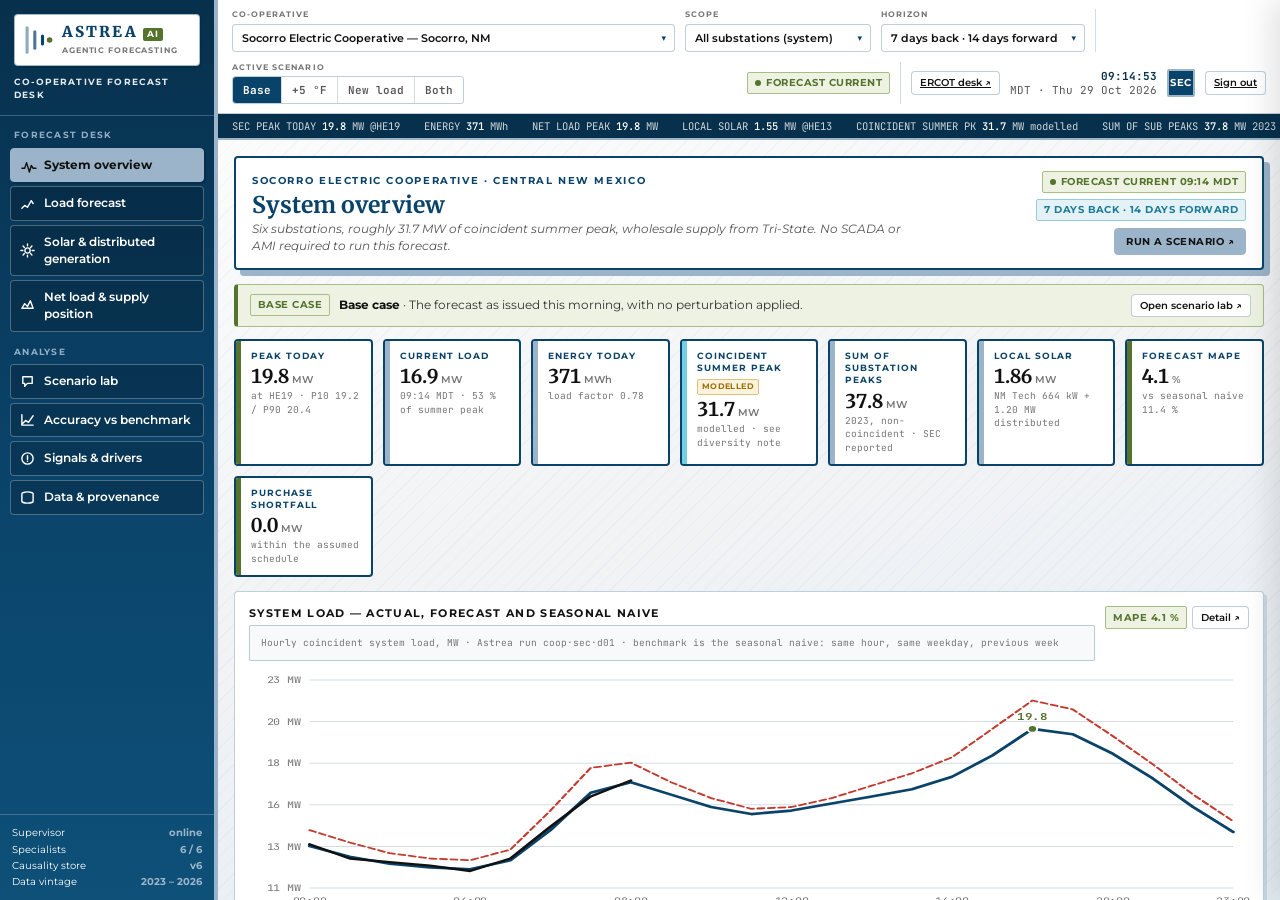
<file: co-op.html>
<!doctype html>
<html lang="en">
<head>
<meta charset="utf-8">
<meta name="viewport" content="width=device-width,initial-scale=1,viewport-fit=cover">
<title>Astrea AI · Co-op Forecast Desk</title>
<meta name="description" content="Astrea AI co-operative forecast desk - load and distributed-generation forecasting for Socorro Electric Cooperative, with scenario analysis and a net-load supply position.">
<meta name="theme-color" content="#0A436A">
<meta name="robots" content="noindex,nofollow">
<link rel="icon" href="data:image/svg+xml,%3Csvg xmlns='http://www.w3.org/2000/svg' viewBox='0 0 1024 1024'%3E%3Cg fill='%230A436A'%3E%3Crect x='20' y='6' width='113' height='1012' rx='56.5' opacity='.45'/%3E%3Crect x='302' y='153' width='113' height='718' rx='56.5' opacity='.72'/%3E%3Crect x='583' y='307' width='113' height='410' rx='56.5'/%3E%3C/g%3E%3Ccircle cx='900' cy='512' r='102' fill='%2355732D'/%3E%3C/svg%3E">
<link rel="canonical" href="/co-op">
<meta property="og:title" content="Astrea AI · Co-op Forecast Desk">
<meta property="og:description" content="Astrea AI co-operative forecast desk - load and distributed-generation forecasting for Socorro Electric Cooperative, with scenario analysis and a net-load supply position.">
<meta property="og:type" content="website">
<style>html,body{margin:0;padding:0}:root{color-scheme:light}</style>
</head>
<body>
<style>
@import url('https://fonts.googleapis.com/css2?family=Merriweather:wght@700;900&family=Montserrat:ital,wght@0,400;0,500;0,600;0,700;1,400&family=JetBrains+Mono:wght@400;500;700&display=swap');

/* ============================================================
   ASTREA AI · light theme
   Palette derived from the Astrea AI mark: navy #0A436A carried at three
   weights, with the mark's olive #55732D reserved for positive states.
   ============================================================ */
:root{
  /* Primary = the logo's navy, carried at three weights like the three bars. */
  --green:#0A436A; --green-dk:#07304C; --green-lt:#4E7B9B;
  --lime:#9BB4C9;  --lime-soft:#E3EBF2; --cyan:#73CEE5; --cyan-dk:#1C7C97;
  --steel:#4E7B9B; --slate:#9BB4C9; --olive:#55732D;
  --bg:#F2F3F5; --bg-tint:#E4EDF4; --card:#FFFFFF; --well:#F7F9FB; --well-2:#EDF2F7;
  --ink:#111111; --ink-2:#333333; --ink-3:#555555; --ink-4:#767676; --ink-5:#97A3AD;
  --line:#D3DDE6; --line-2:rgba(10,67,106,.26); --rule:#9BB4C9;
  /* The logo's green circle does one job here: it means "good". */
  --pos:#55732D; --pos-bg:#EDF2E2;
  --neg:#C23B2E; --neg-bg:#FBEBE9;
  --warn:#9C6F06; --warn-bg:#FBF2DC;
  --info:#1C7C97; --info-bg:#E4F2F7;
  --mag:#7B4FA0; --mag-bg:#F1EAF8;
  --ff-d:'Merriweather',Georgia,serif;
  --ff-u:'Montserrat',system-ui,sans-serif;
  --ff-m:'JetBrains Mono',ui-monospace,Menlo,monospace;
  --r:4px;
  --sh:3px 3px 0 rgba(155,180,201,.40);
  --sh-lime:6px 6px 0 var(--lime);
}
*{box-sizing:border-box}
html,body{margin:0;padding:0}
body{
  background:
    repeating-linear-gradient(-45deg,transparent,transparent 10px,rgba(10,67,106,.03) 10px,rgba(10,67,106,.03) 11px),
    linear-gradient(165deg,#ffffff 0%,#F2F3F5 55%,#E4EDF4 100%);
  background-attachment:fixed;
  color:var(--ink); font-family:var(--ff-u); font-size:13px; line-height:1.45;
  -webkit-font-smoothing:antialiased; overflow:hidden;
}
button,input,select,textarea{font-family:inherit;font-size:inherit;color:inherit}
::-webkit-scrollbar{width:10px;height:10px}
::-webkit-scrollbar-track{background:transparent}
::-webkit-scrollbar-thumb{background:rgba(10,67,106,.35);border-radius:10px}
::-webkit-scrollbar-thumb:hover{background:var(--green)}
:focus-visible{outline:2px solid var(--green);outline-offset:2px}

/* Very short viewports: give up the fixed shell and let the page scroll. */
@media (max-height:560px){
  body{overflow:auto}
  .app{height:auto;min-height:100vh;grid-template-rows:auto;overflow:visible}
  .main{overflow:visible}
  .canvas{overflow:visible}
  .rail{position:sticky;top:0;height:100vh}
}

/* ---------- primitives ---------- */
h1,h2,h3{font-family:var(--ff-d);color:var(--green);margin:0}
.kicker{font-size:9.5px;letter-spacing:.17em;text-transform:uppercase;font-weight:700;color:var(--green);margin:0}
.sect{font-size:10px;letter-spacing:.16em;text-transform:uppercase;font-weight:700;color:var(--green);
  border-bottom:2px solid var(--rule);padding-bottom:5px;margin:0 0 12px;display:flex;gap:8px;
  justify-content:space-between;align-items:center}
.sect .r{font-weight:600;letter-spacing:.05em;color:var(--ink-4);text-transform:none;font-size:10px}
.mono{font-family:var(--ff-m)}
.num{font-family:var(--ff-d);font-weight:700;font-variant-numeric:tabular-nums}
.muted{color:var(--ink-4)} .tiny{font-size:10.5px}
hr.hair{height:1px;background:var(--line);border:0;margin:12px 0}

.pill{display:inline-flex;align-items:center;gap:5px;font-size:9.5px;font-weight:700;letter-spacing:.05em;
  text-transform:uppercase;padding:3px 7px;border-radius:2px;border:1px solid var(--line-2);
  color:var(--ink-2);background:#fff;white-space:nowrap}
.pill.lime{background:var(--lime);color:#111;border-color:var(--lime)}
.pill.ok{background:var(--pos-bg);border-color:#A6BE84;color:var(--pos)}
.pill.bad{background:var(--neg-bg);border-color:#E3A9A2;color:var(--neg)}
.pill.warn{background:var(--warn-bg);border-color:#DEC082;color:var(--warn)}
.pill.info{background:var(--info-bg);border-color:#97CBDC;color:var(--info)}
.pill.mag{background:var(--mag-bg);border-color:#C2A8DA;color:var(--mag)}
.dot{width:6px;height:6px;border-radius:50%;background:var(--pos);display:inline-block;flex:none}
.dot.live{animation:pulse 2s ease-in-out infinite}
.dot.w{background:var(--warn)} .dot.b{background:var(--neg)}
@keyframes pulse{0%,100%{opacity:1}50%{opacity:.3}}

.btn{display:inline-flex;align-items:center;justify-content:center;gap:6px;cursor:pointer;
  background:#fff;border:1px solid var(--line-2);color:var(--ink);border-radius:var(--r);
  padding:6px 11px;font-size:11px;font-weight:600;transition:.12s;white-space:nowrap}
.btn:hover{background:var(--well-2);border-color:var(--green)}
.btn.pri{background:var(--green);border-color:var(--green);color:#fff}
.btn.pri:hover{background:var(--green-lt);border-color:var(--green-lt);color:#111}
.btn.cta{background:var(--lime);border-color:var(--lime);color:#111;font-weight:700;
  text-transform:uppercase;letter-spacing:.05em;font-size:10px}
.btn.cta:hover{background:var(--green-lt)}
.btn.sm{padding:4px 8px;font-size:10px}
.btn[disabled]{opacity:.45;cursor:not-allowed}

.card{background:var(--card);border:1px solid var(--line-2);border-radius:var(--r);padding:14px;box-shadow:var(--sh)}
.card.hi{border:2px solid var(--green);box-shadow:var(--sh-lime)}
.grid{display:grid;gap:12px}

table.tbl{width:100%;min-width:100%;border-collapse:collapse;font-size:11.5px}
table.tbl th{text-align:left;font-size:9.5px;letter-spacing:.1em;text-transform:uppercase;color:var(--ink-3);
  font-weight:700;padding:7px 9px;border-bottom:2px solid var(--rule);background:var(--well-2);white-space:nowrap}
table.tbl td{padding:7px 9px;border-bottom:1px solid var(--line);vertical-align:middle;overflow-wrap:anywhere}
table.tbl tbody tr:hover{background:var(--well)}
table.tbl td.r,table.tbl th.r{text-align:right;font-family:var(--ff-m);font-variant-numeric:tabular-nums}
table.tbl th.r{font-family:var(--ff-u)}
.tblwrap{overflow-x:auto;max-width:100%}
.tblwrap::-webkit-scrollbar{height:7px}

/* ============================================================
   SHELL
   ============================================================ */
.app{display:grid;grid-template-columns:218px 1fr;grid-template-rows:100%;
  height:100vh;height:100dvh;width:100vw;overflow:hidden}

.rail{background:linear-gradient(180deg,#07304C 0%,#0A436A 52%,#0E5078 100%);
  border-right:4px solid var(--lime);display:flex;flex-direction:column;overflow:hidden;min-height:0}
.rail-brand{padding:14px;border-bottom:1px solid rgba(155,180,201,.35)}
.logobox{background:#fff;border:1px solid rgba(155,180,201,.9);border-radius:var(--r);padding:9px 10px;
  box-shadow:2px 2px 0 rgba(0,0,0,.10);display:flex;align-items:center;gap:9px}
.logobox .mark{flex:none;width:28px;height:28px;display:block}
.logobox .wd{min-width:0}
.logobox .lg{font-family:var(--ff-d);font-weight:900;font-size:15px;letter-spacing:.13em;color:var(--green);
  margin:0;display:flex;align-items:baseline;gap:5px;line-height:1}
.logobox .lg i{font-family:var(--ff-u);font-style:normal;font-weight:700;font-size:8.5px;letter-spacing:.14em;
  color:#fff;background:var(--olive);border-radius:2px;padding:2px 4px;line-height:1}
.logobox .sb{font-size:8px;letter-spacing:.11em;text-transform:uppercase;color:var(--ink-4);margin:4px 0 0;font-weight:700}
.rail-brand .iso{margin:9px 0 0;font-size:9px;letter-spacing:.13em;text-transform:uppercase;color:#fff;font-weight:700;opacity:.9}
.rail-scroll{flex:1 1 auto;min-height:0;overflow-y:auto;padding:11px 10px 8px}
.navgrp{font-size:8.5px;letter-spacing:.15em;text-transform:uppercase;color:var(--lime);font-weight:700;margin:14px 4px 6px;opacity:.95}
.navgrp:first-child{margin-top:2px}
.nav{display:flex;align-items:center;gap:9px;padding:8px 9px;border-radius:var(--r);cursor:pointer;
  color:#fff;font-size:11.5px;font-weight:600;margin-bottom:4px;border:1px solid rgba(255,255,255,.28);
  background:rgba(0,0,0,.18);transition:.12s}
.nav:hover{background:rgba(0,0,0,.32);border-color:var(--lime)}
.nav.on{background:var(--lime);color:#111;font-weight:700;border-color:var(--lime);box-shadow:2px 2px 0 rgba(0,0,0,.15)}
.nav .ic{width:15px;height:15px;flex:none}
.rail-foot{border-top:1px solid rgba(155,180,201,.35);padding:10px 12px;font-size:9.5px;color:#fff;line-height:1.7}
.rail-foot .row{display:flex;justify-content:space-between;gap:6px}
.rail-foot b{color:var(--lime);font-weight:700}

.main{display:flex;flex-direction:column;min-width:0;min-height:0;overflow:hidden}
.topbar{flex:none;background:rgba(255,255,255,.92);border-bottom:1px solid var(--line-2);
  padding:9px 14px;backdrop-filter:blur(6px);z-index:30;display:flex;flex-direction:column;gap:8px}
.tb-row{display:flex;align-items:center;gap:10px;flex-wrap:wrap}
.modeswitch{display:inline-flex;background:var(--well-2);border:2px solid var(--green);border-radius:var(--r);
  padding:2px;gap:2px;box-shadow:2px 2px 0 rgba(155,180,201,.45)}
.modeswitch button{border:0;background:transparent;cursor:pointer;padding:6px 13px;border-radius:2px;
  font-size:11px;font-weight:700;color:var(--green-dk);letter-spacing:.02em;transition:.12s;white-space:nowrap}
.modeswitch button:hover{background:#fff}
.modeswitch button.on{background:var(--green);color:#fff;box-shadow:1px 1px 0 rgba(0,0,0,.14)}
.fld{display:flex;flex-direction:column;gap:3px}
.fld > label{font-size:8px;letter-spacing:.13em;text-transform:uppercase;color:var(--ink-4);font-weight:700}
.selwrap{position:relative}
.sel{appearance:none;background:#fff;border:1px solid var(--line-2);border-radius:var(--r);
  padding:6px 26px 6px 9px;font-size:11px;font-weight:600;cursor:pointer;color:var(--ink)}
.sel:hover{border-color:var(--green)}
.selwrap::after{content:"▾";position:absolute;right:9px;top:50%;transform:translateY(-50%);
  pointer-events:none;font-size:9px;color:var(--green)}
.segs{display:inline-flex;border:1px solid var(--line-2);border-radius:var(--r);overflow:hidden;background:#fff}
.segs button{border:0;border-right:1px solid var(--line);background:#fff;cursor:pointer;padding:6px 10px;
  font-size:11px;font-weight:600;color:var(--ink-3);transition:.1s;font-family:var(--ff-m)}
.segs button:last-child{border-right:0}
.segs button:hover{background:var(--well-2)}
.segs button.on{background:var(--green);color:#fff;font-weight:700}
.tb-sp{flex:1}
.tb-div{width:1px;align-self:stretch;background:var(--line);flex:none}
.clock{font-family:var(--ff-m);font-size:11px;color:var(--ink-3);text-align:right;line-height:1.3}
.clock b{color:var(--green-dk);font-weight:700}
.avatar{width:28px;height:28px;border-radius:2px;background:var(--green);color:#fff;display:grid;place-items:center;
  font-weight:700;font-size:10px;letter-spacing:.04em;border:2px solid var(--slate);flex:none}

.tape{height:26px;flex:none;background:var(--green-dk);overflow:hidden;display:flex;align-items:center;border-bottom:2px solid var(--lime)}
.tape-in{display:flex;gap:24px;white-space:nowrap;animation:tick 52s linear infinite;padding-left:14px}
.tape:hover .tape-in{animation-play-state:paused}
@keyframes tick{from{transform:translateX(0)}to{transform:translateX(-50%)}}
.tk{font-family:var(--ff-m);font-size:10.5px;color:rgba(255,255,255,.8);display:flex;gap:6px;align-items:center}
.tk b{color:#fff;font-weight:500}
.tk .up{color:var(--lime)} .tk .dn{color:#FFBDB5}

.canvas{flex:1 1 auto;min-height:0;overflow-y:auto;overflow-x:hidden;
  padding:16px;-webkit-overflow-scrolling:touch;overscroll-behavior:contain}
.screen{animation:fade .2s ease}
@keyframes fade{from{opacity:0;transform:translateY(5px)}to{opacity:1;transform:none}}

.hero{display:flex;align-items:flex-end;justify-content:space-between;gap:14px;background:#fff;
  border:2px solid var(--green);border-radius:var(--r);padding:13px 16px;margin-bottom:14px;box-shadow:var(--sh-lime)}
.hero h1{font-size:23px;font-weight:700;margin:4px 0 3px;line-height:1.15}
.hero .tag{font-size:11.5px;color:var(--ink-3);margin:0;font-style:italic}
.hero-r{display:flex;flex-direction:column;align-items:flex-end;gap:7px}
.hero-r .pr{display:flex;gap:6px;flex-wrap:wrap;justify-content:flex-end}

.kpis{display:grid;grid-template-columns:repeat(auto-fit,minmax(132px,1fr));gap:10px;margin-bottom:14px}
.kpi{background:#fff;border:2px solid var(--green);border-radius:var(--r);padding:9px 11px;
  position:relative;overflow:hidden;cursor:pointer;transition:.12s}
.kpi::before{content:"";position:absolute;left:0;top:0;bottom:0;width:5px;background:var(--lime)}
.kpi{padding-left:15px}
.kpi:hover{box-shadow:var(--sh);transform:translateY(-1px)}
.kpi.acc-pos::before{background:var(--pos)} .kpi.acc-neg::before{background:var(--neg)}
.kpi.acc-warn::before{background:var(--warn)} .kpi.acc-info::before{background:var(--cyan)}
.kpi .k{font-size:8.5px;letter-spacing:.12em;text-transform:uppercase;font-weight:700;color:var(--green);margin:0;
  display:flex;justify-content:space-between;gap:5px;align-items:center;flex-wrap:wrap}
.kpi .v{font-family:var(--ff-d);font-weight:700;font-size:19px;color:var(--ink);margin:4px 0 0;line-height:1.1;font-variant-numeric:tabular-nums}
.kpi .v small{font-size:10px;font-family:var(--ff-u);font-weight:600;color:var(--ink-4);margin-left:3px}
.kpi .s{font-size:9.5px;color:var(--ink-4);margin:2px 0 0;font-family:var(--ff-m)}
.kpi .s .up{color:var(--pos)} .kpi .s .dn{color:var(--neg)}

.c2{display:grid;grid-template-columns:repeat(2,minmax(0,1fr));gap:12px}
.c3{display:grid;grid-template-columns:repeat(3,minmax(0,1fr));gap:12px}
.c-23{display:grid;grid-template-columns:minmax(0,1.75fr) minmax(300px,1fr);gap:12px}
.c-32{display:grid;grid-template-columns:minmax(290px,1fr) minmax(0,1.8fr);gap:12px}
.stack{display:flex;flex-direction:column;gap:12px}
.c2>*,.c3>*,.c-23>*,.c-32>*,.stack>*{min-width:0}
.mb12{margin-bottom:12px}
@media(max-width:1500px){.c-23,.c-32,.c3{grid-template-columns:minmax(0,1fr)}}
@media(max-width:1150px){.c2{grid-template-columns:minmax(0,1fr)}}

.chart-hd{display:flex;justify-content:space-between;align-items:flex-start;gap:10px;margin-bottom:9px;flex-wrap:wrap}
.chart-hd>div:first-child{min-width:0;flex:1 1 230px}
.chart-hd h3{font-family:var(--ff-u);font-size:11px;letter-spacing:.12em;text-transform:uppercase;font-weight:700;color:var(--ink);margin:0}
.chart-hd .src{font-size:9.5px;color:var(--ink-4);font-family:var(--ff-m);margin:3px 0 0;line-height:1.5}
.chart-hd .src a{color:var(--cyan-dk);text-decoration:underline dotted}
.legend{display:flex;flex-wrap:wrap;gap:9px 12px;margin-top:8px;font-size:9.5px;color:var(--ink-3)}
.legend span{display:inline-flex;align-items:center;gap:5px}
.legend i{width:12px;height:3px;display:inline-block;border-radius:2px;flex:none}
.legend i.dash{background:repeating-linear-gradient(90deg,currentColor 0 3px,transparent 3px 6px)!important}
.legend i.band{height:9px;border-radius:1px;opacity:.4}
svg{display:block;overflow:visible}

.drivers{display:flex;flex-direction:column;gap:6px}
.dr{display:grid;grid-template-columns:minmax(80px,150px) minmax(24px,1fr) 62px;gap:9px;align-items:center;font-size:10.5px}
.dr .lbl{color:var(--ink-3);overflow-wrap:anywhere}
.dr .bar{height:7px;background:var(--well-2);border-radius:2px;overflow:hidden}
.dr .bar i{display:block;height:100%;background:var(--green-lt)}
.dr .bar i.neg{background:var(--neg)}
.dr .val{text-align:right;font-family:var(--ff-m);color:var(--ink);font-weight:500}

.stackbar{display:flex;height:28px;border-radius:2px;overflow:hidden;border:1px solid var(--line-2);margin:9px 0 8px}
.stackbar i{display:block;height:100%}
.sb-key{display:flex;flex-direction:column;gap:5px}
.sb-key .row{display:flex;justify-content:space-between;gap:8px;align-items:center;font-size:11px}
.sb-key .row .l{display:flex;gap:7px;align-items:center;min-width:0}
.sb-key em{width:10px;height:10px;border-radius:2px;display:inline-block;flex:none}
.sb-key .row .v{font-family:var(--ff-m);font-weight:500;white-space:nowrap}

.zgrid{display:grid;grid-template-columns:repeat(4,minmax(0,1fr));gap:9px}
.zone{background:var(--well);border:1px solid var(--line-2);border-radius:2px;padding:9px 10px;cursor:pointer;position:relative;overflow:hidden}
.zone:hover{border-color:var(--green);background:#fff;box-shadow:var(--sh)}
.zone .zn{font-size:9px;letter-spacing:.09em;text-transform:uppercase;color:var(--ink-4);font-weight:700;font-family:var(--ff-m)}
.zone .zv{font-family:var(--ff-d);font-weight:700;font-size:16px;margin-top:3px;color:var(--ink)}
.zone .zs{font-size:9px;font-family:var(--ff-m);color:var(--ink-4);margin-top:2px}
.zone .zh{position:absolute;left:0;right:0;bottom:0;height:3px}
@media(max-width:1150px){.zgrid{grid-template-columns:repeat(2,minmax(0,1fr))}}

.srcgrid{display:grid;grid-template-columns:repeat(auto-fill,minmax(248px,1fr));gap:9px}
.src{background:var(--well);border:1px solid var(--line-2);border-radius:2px;padding:10px 11px}
.src:hover{background:#fff;box-shadow:var(--sh)}
.src .sn{font-size:11px;font-weight:700;color:var(--ink);display:flex;justify-content:space-between;gap:6px;align-items:flex-start}
.src .sn a{color:var(--green-dk);text-decoration:none}
.src .sn a:hover{text-decoration:underline}
.src .sm{font-size:9.5px;font-family:var(--ff-m);color:var(--ink-4);margin-top:5px;line-height:1.55}

.hrow{display:flex;flex-direction:column;gap:4px}
.hr2{display:grid;grid-template-columns:48px minmax(20px,1fr) 70px 64px;gap:9px;align-items:center;font-size:10.5px;
  padding:5px 8px;background:var(--well);border:1px solid var(--line);border-radius:2px}
.hr2.win{border-color:var(--green);background:var(--pos-bg)}
.hr2.chg{border-color:var(--cyan);background:var(--info-bg)}
.hr2 .h{font-family:var(--ff-m);color:var(--ink-4)}
.hr2 .bar{height:12px;background:var(--well-2);border-radius:1px;overflow:hidden}
.hr2 .bar i{display:block;height:100%}
.hr2 .p,.hr2 .q{font-family:var(--ff-m);text-align:right;color:var(--ink)}

.dec{background:#fff;border:1px solid var(--line-2);border-left:4px solid var(--lime);border-radius:var(--r);
  padding:12px 13px;margin-bottom:10px;box-shadow:var(--sh)}
.dec.done{border-left-color:var(--pos)} .dec.pend{border-left-color:var(--warn)}
.dec-hd{display:flex;justify-content:space-between;gap:8px;align-items:flex-start;margin-bottom:7px;flex-wrap:wrap}
.dec-hd h4{margin:0;font-size:12.5px;font-weight:700;color:var(--ink);flex:1 1 150px;overflow-wrap:anywhere}
.dec-hd>div{display:flex;gap:6px;align-items:center;flex-wrap:wrap}
.dec-meta{display:flex;flex-wrap:wrap;gap:6px;align-items:center;margin-bottom:8px}
.dec p.why{margin:0 0 9px;font-size:11.5px;color:var(--ink-2);line-height:1.6}
.dec .box{padding:9px 10px;background:var(--well);border:1px solid var(--line);border-radius:2px;margin-bottom:9px}
.fb{display:flex;gap:7px;align-items:center;flex-wrap:wrap;padding-top:9px;border-top:1px dashed var(--line-2)}
.fb .lb{font-size:9px;letter-spacing:.12em;text-transform:uppercase;font-weight:700;color:var(--ink-4)}
.fb-note{margin:8px 0 0;font-size:10.5px;padding:7px 9px;border-radius:2px;display:none;border-left:3px solid var(--pos);
  background:var(--pos-bg);color:var(--pos)}
.fb-note.show{display:block}

.agent-chip{display:inline-flex;align-items:center;gap:5px;font-size:9.5px;font-weight:700;letter-spacing:.04em;
  padding:2px 7px;border-radius:2px;background:var(--pos-bg);border:1px solid #A6BE84;color:var(--pos);white-space:nowrap}
.agent-chip.mi{background:#F2F6F9;border-color:#A9C0D2;color:#2C5C80}
.agent-chip.dq{background:var(--info-bg);border-color:#97CBDC;color:var(--info)}
.agent-chip.sg{background:var(--warn-bg);border-color:#DEC082;color:var(--warn)}
.agent-chip.sc{background:var(--mag-bg);border-color:#C2A8DA;color:var(--mag)}
.agent-chip.op{background:var(--pos-bg);border-color:#A6BE84;color:var(--pos)}
.agent-chip.mo{background:var(--neg-bg);border-color:#E3A9A2;color:var(--neg)}

.feed{max-height:330px;overflow-y:auto;margin:0 -4px}
.fitem{display:flex;gap:9px;padding:9px 4px;border-bottom:1px solid var(--line)}
.fitem:hover{background:var(--well)}
.fitem .t{font-family:var(--ff-m);font-size:9.5px;color:var(--ink-4);flex:none;width:44px;padding-top:2px;line-height:1.35}
.fitem .bd{flex:1;min-width:0}
.fitem .bd p{margin:4px 0 0;font-size:11px;color:var(--ink-2);line-height:1.5}
.fitem .bd .hdr{display:flex;gap:6px;align-items:center;flex-wrap:wrap}

.sizer{display:flex;gap:12px;flex-wrap:wrap;align-items:flex-end}
.rngwrap{display:flex;align-items:center;gap:9px;min-width:210px}
input[type=range]{-webkit-appearance:none;appearance:none;height:5px;background:var(--well-2);
  border-radius:3px;border:1px solid var(--line);flex:1;cursor:pointer}
input[type=range]::-webkit-slider-thumb{-webkit-appearance:none;width:17px;height:17px;border-radius:50%;
  background:var(--lime);border:2px solid var(--green);cursor:pointer;box-shadow:1px 1px 0 rgba(0,0,0,.18)}
input[type=range]::-moz-range-thumb{width:15px;height:15px;border-radius:50%;background:var(--lime);
  border:2px solid var(--green);cursor:pointer}
.rngval{font-family:var(--ff-d);font-weight:700;font-size:16px;min-width:76px;text-align:right;color:var(--ink)}
.rngval small{font-family:var(--ff-u);font-size:10px;font-weight:600;color:var(--ink-4);margin-left:3px}

.scrim{position:fixed;inset:0;background:rgba(8,28,45,.45);opacity:0;pointer-events:none;transition:.2s;z-index:90}
.scrim.on{opacity:1;pointer-events:auto}
.drawer{position:fixed;top:0;right:0;bottom:0;width:640px;max-width:95vw;background:var(--bg);
  border-left:4px solid var(--lime);transform:translateX(100%);transition:transform .24s cubic-bezier(.2,.8,.2,1);
  z-index:100;display:flex;flex-direction:column;box-shadow:-8px 0 30px rgba(0,0,0,.12)}
.drawer.on{transform:none}
.dr-hd{flex:none;padding:13px 16px;border-bottom:2px solid var(--rule);display:flex;justify-content:space-between;align-items:flex-start;gap:10px;background:#fff}
.dr-hd h2{font-size:16px}
.dr-bd{flex:1;overflow-y:auto;padding:16px}
.iconbtn{width:24px;height:24px;display:grid;place-items:center;border-radius:2px;border:1px solid var(--line-2);
  background:#fff;cursor:pointer;color:var(--ink-3);font-size:12px;flex:none}
.iconbtn:hover{border-color:var(--green);color:var(--green)}
.kv{display:grid;grid-template-columns:minmax(90px,152px) minmax(0,1fr);gap:7px 12px;font-size:11px;margin-bottom:14px}
.kv dt{color:var(--ink-4);font-size:9.5px;letter-spacing:.09em;text-transform:uppercase;font-weight:700;padding-top:2px}
.kv dd{margin:0;font-family:var(--ff-m);color:var(--ink);word-break:break-all}
.steps{position:relative;padding-left:19px}
.steps::before{content:"";position:absolute;left:5px;top:6px;bottom:6px;width:1px;background:var(--line-2)}
.step{position:relative;padding:0 0 12px}
.step::before{content:"";position:absolute;left:-17px;top:5px;width:9px;height:9px;border-radius:50%;
  background:var(--lime);border:2px solid var(--bg)}
.step.ok::before{background:var(--pos)} .step.wait::before{background:var(--warn)}
.step h5{margin:0;font-size:11.5px;font-weight:700;color:var(--ink)}
.step p{margin:3px 0 0;font-size:10.5px;color:var(--ink-4);font-family:var(--ff-m);line-height:1.55}

.toast{position:fixed;bottom:20px;left:50%;transform:translate(-50%,80px);background:#fff;
  border:2px solid var(--green);border-left:5px solid var(--lime);border-radius:var(--r);padding:11px 15px;
  font-size:11.5px;z-index:120;opacity:0;transition:.24s;box-shadow:4px 4px 0 var(--lime);max-width:620px;color:var(--ink-2)}
.toast.on{opacity:1;transform:translate(-50%,0)}
.toast b{color:var(--green-dk)}

.note{font-size:10.5px;color:var(--ink-4);line-height:1.6;margin:9px 0 0}
.note b{color:var(--green-dk)}
.callout{border-left:3px solid var(--warn);background:var(--warn-bg);padding:8px 10px;border-radius:2px;
  font-size:10.5px;color:#6E4F04;line-height:1.6;margin:0}
.callout.info{border-left-color:var(--cyan-dk);background:var(--info-bg);color:#115A6E}
.callout.ok{border-left-color:var(--pos);background:var(--pos-bg);color:#3C521F}

/* ---------- co-op demo additions ---------- */
.chatwrap{display:flex;flex-direction:column;height:clamp(520px,calc(100vh - 230px),900px);min-height:0}
.cbody{flex:1 1 auto;min-height:0;overflow-y:auto;padding:4px 2px 12px}
.msg{margin-bottom:16px;max-width:100%}
.msg .who{display:flex;align-items:center;gap:6px;margin-bottom:5px;font-size:8.5px;letter-spacing:.13em;
  text-transform:uppercase;font-weight:700;color:var(--ink-4)}
.msg.u .bub{background:var(--well-2);border:1px solid var(--line-2);border-radius:var(--r);
  padding:10px 12px;font-size:12px;color:var(--ink)}
.msg.a .bub{background:#fff;border:1px solid var(--line-2);border-left:3px solid var(--lime);
  border-radius:var(--r);padding:12px 13px;font-size:12px;color:var(--ink-2);line-height:1.65;box-shadow:var(--sh)}
.msg.a .bub b{color:var(--ink)}
.msg.a .bub .hl{font-family:var(--ff-m);color:var(--green-dk);font-weight:500}
.msg.a .bub ul{margin:8px 0;padding-left:17px}
.msg.a .bub li{margin-bottom:5px}
.route{display:flex;gap:5px;flex-wrap:wrap;align-items:center;margin-bottom:10px;padding-bottom:9px;border-bottom:1px dashed var(--line-2)}
.route .arw{color:var(--ink-4);font-size:9px}
.cites{margin-top:11px;padding-top:9px;border-top:1px dashed var(--line-2)}
.cites .ttl{font-size:8.5px;letter-spacing:.14em;text-transform:uppercase;color:var(--ink-4);font-weight:700;margin-bottom:6px}
.cite{display:flex;gap:6px;font-size:10px;color:var(--ink-4);font-family:var(--ff-m);margin-bottom:4px;line-height:1.5}
.cite>span:first-child{color:var(--cyan-dk);flex:none}
.cite>span:last-child{min-width:0;overflow-wrap:anywhere}
.thinking{display:flex;gap:6px;align-items:center;font-size:11px;color:var(--ink-4);padding:8px 0}
.thinking .d{width:6px;height:6px;border-radius:50%;background:var(--green);animation:bnc 1.2s infinite}
.thinking .d:nth-child(2){animation-delay:.15s}.thinking .d:nth-child(3){animation-delay:.3s}
@keyframes bnc{0%,60%,100%{transform:translateY(0);opacity:.4}30%{transform:translateY(-4px);opacity:1}}
.chips{display:flex;gap:6px;flex-wrap:wrap;padding:10px 0 0;border-top:1px solid var(--line)}
.chip{font-size:11px;padding:7px 10px;border-radius:var(--r);border:1px solid var(--line-2);background:#fff;
  color:var(--ink-2);cursor:pointer;transition:.12s;text-align:left;font-weight:500}
.chip:hover{border-color:var(--green);background:var(--well-2);color:var(--ink)}
.chip.on{background:var(--green);border-color:var(--green);color:#fff;font-weight:600}
.composer{display:flex;gap:8px;align-items:flex-end;padding-top:10px}
.composer textarea{flex:1;background:var(--well);border:1px solid var(--line-2);border-radius:var(--r);
  padding:10px 11px;font-size:12px;resize:none;height:42px;color:var(--ink);font-family:var(--ff-u)}
.composer textarea:focus{outline:none;border-color:var(--green);background:#fff}
.scnbar{display:flex;align-items:center;gap:9px;flex-wrap:wrap;background:var(--warn-bg);
  border:1px solid #DEC082;border-left:4px solid var(--warn);border-radius:var(--r);padding:9px 12px;margin-bottom:12px}
.scnbar.base{background:var(--pos-bg);border-color:#A6BE84;border-left-color:var(--pos)}
.scnbar .t{font-size:11.5px;color:var(--ink-2)}
.scnbar .t b{color:var(--ink)}
.toggle{display:inline-flex;align-items:center;gap:7px;cursor:pointer;font-size:11px;font-weight:600;color:var(--ink-2);
  background:#fff;border:1px solid var(--line-2);border-radius:var(--r);padding:6px 10px;transition:.12s}
.toggle:hover{border-color:var(--green)}
.toggle.on{background:var(--green);border-color:var(--green);color:#fff}
.toggle .sw{width:26px;height:14px;border-radius:8px;background:var(--line);position:relative;transition:.15s;flex:none}
.toggle .sw::after{content:"";position:absolute;top:2px;left:2px;width:10px;height:10px;border-radius:50%;background:#fff;transition:.15s}
.toggle.on .sw{background:var(--lime)}
.toggle.on .sw::after{left:14px;background:#111}
.bigstat{display:flex;align-items:baseline;gap:8px;flex-wrap:wrap}
.bigstat .n{font-family:var(--ff-d);font-weight:700;font-size:30px;line-height:1}
.bigstat .u{font-size:12px;color:var(--ink-4);font-weight:600}
.cmp{display:grid;grid-template-columns:1fr auto 1fr;gap:10px;align-items:center;margin:10px 0}
.cmp .side{text-align:center;padding:11px 9px;border-radius:var(--r);border:1px solid var(--line-2);background:var(--well)}
.cmp .side.win{border:2px solid var(--green);background:var(--pos-bg)}
.cmp .side .l{font-size:8.5px;letter-spacing:.12em;text-transform:uppercase;font-weight:700;color:var(--ink-4)}
.cmp .side .v{font-family:var(--ff-d);font-weight:700;font-size:23px;margin-top:4px}
.cmp .side .s{font-size:9.5px;color:var(--ink-4);margin-top:2px;font-family:var(--ff-m)}
.cmp .vs{font-size:9px;letter-spacing:.1em;text-transform:uppercase;color:var(--ink-4);font-weight:700}
.pend{display:inline-flex;align-items:center;gap:5px;font-size:9px;letter-spacing:.09em;text-transform:uppercase;
  font-weight:700;padding:3px 7px;border-radius:2px;background:#EEE;border:1px dashed #BBB;color:#666}
</style>

<div class="app">
  <aside class="rail">
    <div class="rail-brand">
      <div class="logobox">
        <svg class="mark" viewBox="0 0 1024 1024" aria-hidden="true" focusable="false"><g fill="#0A436A"><rect x="20" y="6" width="113" height="1012" rx="56.5" opacity=".45"/><rect x="302" y="153" width="113" height="718" rx="56.5" opacity=".72"/><rect x="583" y="307" width="113" height="410" rx="56.5"/></g><circle cx="900" cy="512" r="102" fill="#55732D"/></svg>
        <div class="wd">
          <p class="lg">ASTREA<i>AI</i></p>
          <p class="sb">Agentic forecasting</p>
        </div>
      </div>
      <p class="iso">Co-operative forecast desk</p>
    </div>
    <div class="rail-scroll" id="railNav"></div>
    <div class="rail-foot">
      <div class="row"><span>Supervisor</span><b>online</b></div>
      <div class="row"><span>Specialists</span><b>6 / 6</b></div>
      <div class="row"><span>Causality store</span><b id="rfCaus">v6</b></div>
      <div class="row"><span>Data vintage</span><b>2023 – 2026</b></div>
    </div>
  </aside>

  <div class="main">
    <header class="topbar">
      <div class="tb-row">
        <div class="fld"><label>Co-operative</label><div class="selwrap">
          <select class="sel" id="selCoop" style="min-width:270px"></select></div></div>
        <div class="fld"><label>Scope</label><div class="selwrap">
          <select class="sel" id="selSub" style="min-width:186px"></select></div></div>
        <div class="fld"><label>Horizon</label><div class="selwrap">
          <select class="sel" id="selHz" style="min-width:196px"></select></div></div>
        <div class="tb-div"></div>
        <div class="fld"><label>Active scenario</label>
          <div class="segs" id="segScn"></div></div>
        <div class="tb-sp"></div>
        <span class="pill ok"><i class="dot live"></i> FORECAST CURRENT</span>
        <div class="tb-div"></div>
        <a class="btn sm" href="/">ERCOT desk &#8599;</a>
        <div class="clock"><b id="clkT">09:14:22</b><br><span>MDT · Thu 29 Oct 2026</span></div>
        <div class="avatar" title="Socorro Electric Cooperative">SEC</div>
        <a class="btn sm" href="/api/logout">Sign out</a>
      </div>
    </header>

    <div class="tape"><div class="tape-in" id="tapeIn"></div></div>
    <div class="canvas" id="canvas"></div>
  </div>
</div>

<div class="scrim" id="scrim"></div>
<div class="drawer" id="drawer">
  <div class="dr-hd">
    <div><p class="kicker">Run lineage · calculator principle</p><h2 id="drTitle">Audit trail</h2></div>
    <button class="iconbtn" id="drClose">✕</button>
  </div>
  <div class="dr-bd" id="drBody"></div>
</div>
<div class="toast" id="toast"></div>

<script>
/* =================================================================
   ASTREA · CO-OPERATIVE FORECAST DESK
   Configured for Socorro Electric Cooperative (SEC), central New Mexico.
   Substation peaks are SEC-reported 2023 figures. Everything derived from
   them is labelled on the Data & provenance screen.
   ================================================================= */
const $=(s,r)=>(r||document).querySelector(s), $$=(s,r)=>[...(r||document).querySelectorAll(s)];
const fmt=(n,d)=>Number(n).toLocaleString('en-US',{minimumFractionDigits:d===undefined?0:d,maximumFractionDigits:d===undefined?0:d});
const MW=(n,d)=>fmt(n,d===undefined?1:d);
const H=n=>String(n).padStart(2,'0')+':00';
const HE=n=>'HE'+String(n+1).padStart(2,'0');
const AGENTS={sup:['Supervisor',''],mi:['Market Intelligence','mi'],dq:['Data Query','dq'],
  sg:['Signal / Causality','sg'],sc:['Scenario','sc'],op:['Optimization','op'],mo:['Monitor','mo']};
const AG=k=>'<span class="agent-chip '+AGENTS[k][1]+'">'+AGENTS[k][0]+'</span>';

/* ══════════ CO-OP PROFILE ══════════ */
const COOPS=[
 {id:'sec',n:'Socorro Electric Cooperative',loc:'Socorro, NM',on:true},
 {id:'cnm',n:'Central New Mexico Electric Co-op',loc:'Mountainair, NM',on:false},
 {id:'oce',n:'Otero County Electric Co-op',loc:'Cloudcroft, NM',on:false},
 {id:'sie',n:'Sierra Electric Co-op',loc:'Elephant Butte, NM',on:false},
 {id:'col',n:'Columbus Electric Co-op',loc:'Deming, NM',on:false},
 {id:'jem',n:'Jemez Mountains Electric Co-op',loc:'Española, NM',on:false}];

/* SEC substations — 2023 peak loads as reported by the co-operative.
   These are individual, non-coincident peaks. They do not sum to a system peak. */
const SUBS=[
 {c:'SOC69', n:'Socorro 69 kV',   pk2023:16.400,share:.434,mape:3.8,note:'Largest. Municipal, institutional and commercial core.'},
 {c:'SOC25', n:'Socorro 24.9 kV', pk2023:11.500,share:.305,mape:4.0,note:'New Mexico Tech campus, water and wastewater.'},
 {c:'SPRG',  n:'Springerville',   pk2023: 4.200,share:.111,mape:5.6,note:'Dispersed rural and agricultural.'},
 {c:'BERN',  n:'Bernardo',        pk2023: 2.900,share:.077,mape:6.1,note:'Agricultural, irrigation-driven in season.'},
 {c:'BURR',  n:'Burris',          pk2023: 2.500,share:.066,mape:6.4,note:'Rural residential and small commercial.'},
 {c:'BORD',  n:'Borderland',      pk2023: 0.252,share:.007,mape:9.2,note:'Very small. Noise dominates the relative error.'}];
const SUM_PEAKS=SUBS.reduce((a,b)=>a+b.pk2023,0);           /* 37.752 MW */
const DIVERSITY=0.84;                                        /* modelled */
const COINCIDENT=+(SUM_PEAKS*DIVERSITY).toFixed(1);          /* ≈ 31.7 MW */

/* ══════════ TODAY · Thu 29 Oct 2026 · hourly MW ══════════ */
const SEC={
 load:[13.2,12.6,12.2,12.0,11.9,12.4,14.1,16.2,16.8,16.1,15.4,15.0,
       15.2,15.6,16.0,16.4,17.1,18.3,19.8,19.5,18.4,17.0,15.4,14.0],
 actual:[13.3,12.5,12.3,12.1,11.8,12.5,14.3,16.0,16.9,null,null,null,
       null,null,null,null,null,null,null,null,null,null,null,null],
 /* seasonal naive: same hour, same weekday, previous week */
 naiveWk:[14.1,13.4,12.8,12.5,12.4,13.0,15.2,17.6,17.9,16.8,15.9,15.3,
       15.4,15.9,16.6,17.3,18.2,19.8,21.4,20.9,19.4,17.8,16.1,14.6],
 /* solar: NM Tech 664 kW carport plus modelled distributed rooftop ≈ 1.20 MW */
 solar:[0,0,0,0,0,0,0,0.05,0.42,0.88,1.24,1.45,1.55,1.50,1.33,1.02,0.58,0.14,0.01,0,0,0,0,0],
 temp:[44,42,41,40,39,39,42,48,55,61,66,69,71,72,72,71,68,63,57,53,50,48,46,45],
 dew:[28,28,27,27,26,26,27,29,30,30,29,28,27,26,26,27,28,30,31,31,30,29,29,28],
 /* daily peak: 7 days back, today, 13 forward */
 days:['22 Oct','23 Oct','24 Oct','25 Oct','26 Oct','27 Oct','28 Oct','29 Oct',
       '30 Oct','31 Oct','1 Nov','2 Nov','3 Nov','4 Nov','5 Nov','6 Nov','7 Nov','8 Nov','9 Nov','10 Nov','11 Nov'],
 dayPk:[20.4,19.1,18.2,17.6,19.9,20.8,20.1,19.8,19.4,18.1,17.3,19.6,20.9,21.4,20.8,19.9,21.8,23.2,22.6,21.1,20.4],
 dayLo:[null,null,null,null,null,null,null,19.2,18.6,17.2,16.3,18.5,19.7,20.1,19.4,18.5,20.2,21.3,20.7,19.3,18.6],
 dayHi:[null,null,null,null,null,null,null,20.4,20.3,19.1,18.4,20.8,22.2,22.8,22.3,21.4,23.5,25.2,24.6,23.0,22.3],
 dayAct:[20.6,19.0,18.0,17.9,20.1,20.6,20.3,null,null,null,null,null,null,null,null,null,null,null,null,null,null],
 today:7,
 /* accuracy over the 7-day retrospective window */
 mapeAstrea:[3.6,4.4,3.9,5.1,3.8,4.2,3.7],
 mapeNaiveWk:[9.8,13.1,10.4,15.6,9.2,11.8,10.1],
 mapeNaiveYr:[13.2,16.8,14.1,19.2,12.4,15.1,13.0]
};
SEC.netLoad=SEC.load.map((v,i)=>+(v-SEC.solar[i]).toFixed(2));

/* ══════════ SUPPLY POSITION ══════════ */
const SUPPLY={
 schedule:20.0,            /* assumed firm purchase schedule — SEC to confirm with Tri-State */
 bessMW:5, bessMWh:20,     /* PROPOSED, not an operating asset */
 bessOn:false
};

/* ══════════ SCENARIOS ══════════ */
const COMPRESSOR=[0.92,0.92,0.91,0.91,0.92,0.93,0.94,0.94,0.93,0.92,0.91,0.90,
                  0.90,0.91,0.92,0.93,0.94,0.94,0.93,0.92,0.92,0.92,0.92,0.92];
const EVLOAD   =[0.14,0.12,0.09,0.06,0.05,0.05,0.07,0.10,0.14,0.18,0.21,0.24,
                 0.26,0.25,0.23,0.22,0.24,0.28,0.33,0.38,0.36,0.30,0.24,0.18];
const DT_HOT   =[-0.42,-0.45,-0.47,-0.48,-0.46,-0.41,-0.38,-0.30,-0.14,0.10,0.28,0.44,
                 0.58,0.72,0.84,0.93,0.99,1.04,1.02,0.92,0.74,0.56,0.32,0.05];
const Z=new Array(24).fill(0);
const SCENARIOS={
 base:{id:'base',label:'Base case',short:'Base',d:Z,
   blurb:'The forecast as issued this morning, with no perturbation applied.'},
 hot:{id:'hot',label:'+5 °F across the day',short:'+5 °F',d:DT_HOT,
   blurb:'Every hourly temperature raised 5 °F, with the load response taken from SEC\'s own fitted temperature curve.'},
 newload:{id:'newload',label:'1 MW compressor station + EV charging',short:'New load',
   d:COMPRESSOR.map((v,i)=>+(v+EVLOAD[i]).toFixed(2)),
   blurb:'A 1 MW electric-drive compressor station at 92 % load factor, plus a modelled EV charging profile.'},
 both:{id:'both',label:'+5 °F and the new load together',short:'Both',
   d:DT_HOT.map((v,i)=>+(v+COMPRESSOR[i]+EVLOAD[i]).toFixed(2)),
   blurb:'Both perturbations applied at once — the planning case that matters.'}
};
let SCN='base';

function run(scn){
  const s=SCENARIOS[scn||SCN];
  const load=SEC.load.map((v,i)=>+(v+s.d[i]).toFixed(2));
  const net=load.map((v,i)=>+(v-SEC.solar[i]).toFixed(2));
  const sched=new Array(24).fill(SUPPLY.schedule);
  /* proposed BESS: shave the shortfall, recharge in the deepest net-load hours */
  let bess=new Array(24).fill(0), served=net.slice();
  if(SUPPLY.bessOn){
    let energy=SUPPLY.bessMWh;
    const order=net.map((v,i)=>({i,gap:v-SUPPLY.schedule})).filter(x=>x.gap>0).sort((a,b)=>b.gap-a.gap);
    for(const o of order){
      if(energy<=0)break;
      const d=Math.min(o.gap,SUPPLY.bessMW,energy);
      bess[o.i]=+d.toFixed(2); energy-=d; served[o.i]=+(net[o.i]-d).toFixed(2);
    }
    /* Recharge in the midday solar window first, then the overnight trough, and
       at half rated power so the charge spreads instead of spiking one hour. */
    const used=SUPPLY.bessMWh-energy;
    const rate=SUPPLY.bessMW/2;
    const ch=net.map((v,i)=>({i,v,rank:v-(i>=9&&i<=16?3.5:0)}))
                .filter(x=>bess[x.i]===0).sort((a,b)=>a.rank-b.rank);
    let need=used/0.88;
    for(const c of ch){ if(need<=0.01)break;
      const amt=Math.min(rate,need,Math.max(0,SUPPLY.schedule-net[c.i]-1.5));
      if(amt<=0.05)continue;
      bess[c.i]=-(+amt.toFixed(2)); need-=amt; served[c.i]=+(net[c.i]+amt).toFixed(2);
    }
  }
  const short=served.map((v,i)=>Math.max(0,+(v-SUPPLY.schedule).toFixed(2)));
  const shortRaw=net.map(v=>Math.max(0,+(v-SUPPLY.schedule).toFixed(2)));
  return {s,load,net,sched,bess,served,short,shortRaw,
    peak:Math.max(...load), peakH:load.indexOf(Math.max(...load)),
    netPeak:Math.max(...net), netPeakH:net.indexOf(Math.max(...net)),
    basePeak:Math.max(...SEC.load),
    dPeak:+(Math.max(...load)-Math.max(...SEC.load)).toFixed(2),
    energy:+load.reduce((a,b)=>a+b,0).toFixed(0),
    dEnergy:+(load.reduce((a,b)=>a+b,0)-SEC.load.reduce((a,b)=>a+b,0)).toFixed(0),
    shortMW:Math.max(...short), shortMWh:+short.reduce((a,b)=>a+b,0).toFixed(1),
    shortHrs:short.filter(v=>v>0).length,
    rawMW:Math.max(...shortRaw), rawMWh:+shortRaw.reduce((a,b)=>a+b,0).toFixed(1),
    bessMWh:+bess.filter(v=>v>0).reduce((a,b)=>a+b,0).toFixed(1)};
}
let R=run();

/* ══════════ CHART ══════════ */
function chart(o){
  const w=o.w||760,h=o.h||210,pl=o.pl||46,pr=o.pr||12,pt=10,pb=22;
  const iw=w-pl-pr, ih=h-pt-pb;
  let all=[];o.series.forEach(s=>all=all.concat(s.data.filter(v=>v!=null)));
  if(o.band)all=all.concat(o.band.lo.filter(v=>v!=null),o.band.hi.filter(v=>v!=null));
  if(o.deficit)all=all.concat(o.deficit.a,o.deficit.b);
  let mn=o.yMin!=null?o.yMin:Math.min(...all), mx=o.yMax!=null?o.yMax:Math.max(...all);
  const sp=(mx-mn)||1; if(o.yMin==null)mn-=sp*.10; if(o.yMax==null)mx+=sp*.12;
  const n=o.series[0].data.length;
  const X=i=>pl+(n<2?0:i*iw/(n-1)), Y=v=>pt+ih-((v-mn)/(mx-mn))*ih;
  let s='<svg viewBox="0 0 '+w+' '+h+'" width="100%" height="'+h+'" preserveAspectRatio="none" role="img">';
  const tk=o.yTicks||5;
  for(let t=0;t<=tk;t++){const v=mn+(mx-mn)*t/tk,y=Y(v);
    s+='<line x1="'+pl+'" y1="'+y.toFixed(1)+'" x2="'+(w-pr)+'" y2="'+y.toFixed(1)+'" stroke="#D3DDE6" stroke-width="1"/>';
    s+='<text x="'+(pl-7)+'" y="'+(y+3.3).toFixed(1)+'" text-anchor="end" fill="#767676" font-size="9" font-family="JetBrains Mono,monospace">'+(o.yFmt?o.yFmt(v):Math.round(v))+'</text>';}
  if(mn<0&&mx>0){const z=Y(0);s+='<line x1="'+pl+'" y1="'+z.toFixed(1)+'" x2="'+(w-pr)+'" y2="'+z.toFixed(1)+'" stroke="#97A3AD" stroke-width="1.2"/>';}
  (o.xLabels||[]).forEach(l=>{s+='<text x="'+X(l.i).toFixed(1)+'" y="'+(h-6)+'" text-anchor="middle" fill="'+(l.c||'#767676')+'" font-size="9" font-family="JetBrains Mono,monospace"'+(l.b?' font-weight="700"':'')+'>'+l.t+'</text>';});
  (o.zones||[]).forEach(z=>{s+='<rect x="'+X(z.a).toFixed(1)+'" y="'+pt+'" width="'+(X(z.b)-X(z.a)).toFixed(1)+'" height="'+ih+'" fill="'+z.c+'" fill-opacity="'+(z.op||.12)+'"/>';
    if(z.t)s+='<text x="'+((X(z.a)+X(z.b))/2).toFixed(1)+'" y="'+(pt+11)+'" text-anchor="middle" fill="'+z.c+'" font-size="8.5" font-weight="700" font-family="JetBrains Mono,monospace">'+z.t+'</text>';});
  if(o.band){let p='';o.band.hi.forEach((v,i)=>{if(v==null)return;p+=(p?'L':'M')+X(i).toFixed(1)+','+Y(v).toFixed(1)});
    for(let i=o.band.lo.length-1;i>=0;i--){if(o.band.lo[i]==null)continue;p+='L'+X(i).toFixed(1)+','+Y(o.band.lo[i]).toFixed(1)}
    if(p)s+='<path d="'+p+'Z" fill="'+(o.band.color||'#7FA3BF')+'" fill-opacity="'+(o.band.op||.3)+'"/>';}
  /* shaded region wherever a exceeds b — the purchase shortfall */
  if(o.deficit){
    const A=o.deficit.a,B=o.deficit.b,col=o.deficit.color||'#C23B2E';
    const cross=(i)=>{const d0=A[i-1]-B[i-1],d1=A[i]-B[i];const t=d0/(d0-d1);return i-1+t;};
    let i=0;
    while(i<n){
      if(A[i]>B[i]){
        let st=i; while(i<n&&A[i]>B[i])i++;
        const en=i-1;
        const x0=st>0?cross(st):st, x1=en<n-1?cross(en+1):en;
        let p='M'+X(x0).toFixed(1)+','+Y(B[st]+(A[st]-B[st])*0).toFixed(1);
        p='M'+X(x0).toFixed(1)+','+Y(st>0?(B[st-1]+(B[st]-B[st-1])*(x0-(st-1))):B[st]).toFixed(1);
        for(let k=st;k<=en;k++)p+='L'+X(k).toFixed(1)+','+Y(A[k]).toFixed(1);
        p+='L'+X(x1).toFixed(1)+','+Y(en<n-1?(B[en]+(B[en+1]-B[en])*(x1-en)):B[en]).toFixed(1);
        for(let k=en;k>=st;k--)p+='L'+X(k).toFixed(1)+','+Y(B[k]).toFixed(1);
        s+='<path d="'+p+'Z" fill="'+col+'" fill-opacity="'+(o.deficit.op||.26)+'" stroke="'+col+'" stroke-width="1" stroke-opacity=".5"/>';
      } else i++;
    }
  }
  o.series.forEach(se=>{
    if(se.type==='bar'){const bw=Math.max(2,iw/n*(se.bw||.62));
      se.data.forEach((v,i)=>{if(v==null||v===0)return;const y0=Y(Math.max(0,mn)),y1=Y(v);
        s+='<rect x="'+(X(i)-bw/2+(se.off||0)).toFixed(1)+'" y="'+Math.min(y0,y1).toFixed(1)+'" width="'+bw.toFixed(1)+'" height="'+Math.max(1,Math.abs(y1-y0)).toFixed(1)+'" fill="'+se.color+'" fill-opacity="'+(se.op||.9)+'" rx="1"/>';});
      return;}
    if(se.type==='area'){let p='';se.data.forEach((v,i)=>p+=(i?'L':'M')+X(i).toFixed(1)+','+Y(v).toFixed(1));
      s+='<path d="'+p+'L'+X(n-1).toFixed(1)+','+Y(Math.max(0,mn)).toFixed(1)+'L'+X(0).toFixed(1)+','+Y(Math.max(0,mn)).toFixed(1)+'Z" fill="'+se.color+'" fill-opacity="'+(se.op||.22)+'"/>';
      s+='<path d="'+p+'" fill="none" stroke="'+se.color+'" stroke-width="'+(se.w||1.6)+'"/>';return;}
    let p='',brk=true;
    se.data.forEach((v,i)=>{if(v==null){brk=true;return}p+=(brk?'M':'L')+X(i).toFixed(1)+','+Y(v).toFixed(1);brk=false;});
    s+='<path d="'+p+'" fill="none" stroke="'+se.color+'" stroke-width="'+(se.w||2)+'"'+(se.dash?' stroke-dasharray="'+se.dash+'"':'')+' stroke-linejoin="round" stroke-linecap="round"/>';
    if(se.dots)se.data.forEach((v,i)=>{if(v!=null)s+='<circle cx="'+X(i).toFixed(1)+'" cy="'+Y(v).toFixed(1)+'" r="2.3" fill="'+se.color+'"/>';});
  });
  (o.marks||[]).forEach(m=>{s+='<line x1="'+X(m.i).toFixed(1)+'" y1="'+pt+'" x2="'+X(m.i).toFixed(1)+'" y2="'+(pt+ih)+'" stroke="'+m.c+'" stroke-width="1.2" stroke-dasharray="3 3"/>'+
    '<text x="'+(X(m.i)+4).toFixed(1)+'" y="'+(pt+10)+'" fill="'+m.c+'" font-size="9" font-weight="700" font-family="JetBrains Mono,monospace">'+m.t+'</text>';});
  (o.hlines||[]).forEach(l=>{s+='<line x1="'+pl+'" y1="'+Y(l.v).toFixed(1)+'" x2="'+(w-pr)+'" y2="'+Y(l.v).toFixed(1)+'" stroke="'+l.c+'" stroke-width="'+(l.w||1.8)+'"'+(l.dash?' stroke-dasharray="'+l.dash+'"':'')+'/>'+
    (l.t?'<text x="'+(pl+6)+'" y="'+(Y(l.v)-5).toFixed(1)+'" fill="'+l.c+'" font-size="9" font-weight="700" font-family="JetBrains Mono,monospace">'+l.t+'</text>':'');});
  (o.pts||[]).forEach(q=>{s+='<circle cx="'+X(q.i).toFixed(1)+'" cy="'+Y(q.v).toFixed(1)+'" r="3.6" fill="'+q.c+'" stroke="#fff" stroke-width="1.6"/>';
    if(q.t)s+='<text x="'+X(q.i).toFixed(1)+'" y="'+(Y(q.v)-9).toFixed(1)+'" text-anchor="middle" fill="'+q.c+'" font-size="9.5" font-weight="700" font-family="JetBrains Mono,monospace">'+q.t+'</text>';});
  return s+'</svg>';
}
const LEG=a=>'<div class="legend">'+a.map(x=>'<span style="color:'+x.c+'"><i class="'+(x.k||'')+'" style="'+(x.k==='dash'?'':'background:'+x.c+';')+'color:'+x.c+'"></i><span style="color:var(--ink-3)">'+x.t+'</span></span>').join('')+'</div>';
const XL=[0,4,8,12,16,20,23].map(i=>({i,t:H(i)}));

/* ══════════ BUILDERS ══════════ */
const hero=o=>'<div class="hero"><div><p class="kicker">'+o.kick+'</p><h1>'+o.h+'</h1><p class="tag">'+o.tag+'</p></div>'
 +'<div class="hero-r"><div class="pr">'+(o.pills||[]).join('')+'</div>'
 +(o.btns?'<div style="display:flex;gap:6px">'+o.btns+'</div>':'')+'</div></div>';
const kpi=o=>'<div class="kpi '+(o.acc?'acc-'+o.acc:'')+'" data-act="audit" data-t="'+o.k+'">'
 +'<p class="k">'+o.k+(o.badge?'<span class="pill '+(o.bc||'')+'" style="font-size:8px;padding:1px 4px">'+o.badge+'</span>':'')+'</p>'
 +'<p class="v">'+o.v+(o.u?'<small>'+o.u+'</small>':'')+'</p><p class="s">'+(o.s||'')+'</p></div>';
const card=(b,c)=>'<div class="card '+(c||'')+'">'+b+'</div>';
const rule=(t,r)=>'<p class="sect">'+t+(r?'<span class="r">'+r+'</span>':'')+'</p>';
const chartCard=o=>card('<div class="chart-hd"><div><h3>'+o.t+'</h3><p class="src">'+o.src+'</p></div>'
 +'<div style="display:flex;gap:5px;flex-wrap:wrap">'+(o.pills||[]).join('')+'</div></div>'+o.svg+(o.leg||'')
 +(o.extra||'')+(o.note?'<p class="note">'+o.note+'</p>':''),o.cls);
function tbl(head,rows){
 return '<div class="tblwrap"><table class="tbl"><thead><tr>'+head.map(h=>'<th'+(h[1]?' class="r"':'')+'>'+h[0]+'</th>').join('')+'</tr></thead><tbody>'
  +rows.filter(Boolean).map(r=>'<tr>'+r.map(c=>typeof c==='object'&&c!==null?'<td class="'+(c.c||'')+'">'+c.v+'</td>':'<td>'+c+'</td>').join('')+'</tr>').join('')+'</tbody></table></div>';
}
const scnBar=()=>{
 const s=SCENARIOS[SCN], base=SCN==='base';
 return '<div class="scnbar '+(base?'base':'')+'">'
  +'<span class="pill '+(base?'ok':'warn')+'">'+(base?'BASE CASE':'SCENARIO ACTIVE')+'</span>'
  +'<span class="t"><b>'+s.label+'</b> · '+s.blurb+'</span>'
  +(base?'':'<span class="t">Peak <b>'+MW(R.peak)+' MW</b> ('+(R.dPeak>0?'+':'')+MW(R.dPeak)+' MW) · energy '+(R.dEnergy>0?'+':'')+R.dEnergy+' MWh</span>')
  +'<span style="flex:1"></span>'
  +(base?'':'<button class="btn sm" data-act="scn" data-v="base">Reset to base</button>')
  +'<button class="btn sm" data-act="go" data-s="scenario">Open scenario lab ↗</button></div>';
};
const heatC=v=>['#E4EDF4','#9BB4C9','#7FA3BF','#0A436A','#C9A227','#D98324','#C23B2E'][Math.min(6,Math.max(0,Math.round(v*6)))];

/* ══════════ NAV ══════════ */
const NAV=[['Forecast desk',[['overview','System overview'],['load','Load forecast'],
   ['solar','Solar & distributed generation'],['supply','Net load & supply position']]],
  ['Analyse',[['scenario','Scenario lab'],['accuracy','Accuracy vs benchmark'],
   ['signals','Signals & drivers'],['data','Data & provenance']]]];
let SCR='overview';
const SCREENS={};

/* ══════════ SYSTEM OVERVIEW ══════════ */
SCREENS['overview']=()=>{
 const r=R;
 return hero({kick:'Socorro Electric Cooperative · central New Mexico',h:'System overview',
  tag:'Six substations, roughly 31.7 MW of coincident summer peak, wholesale supply from Tri-State. No SCADA or AMI required to run this forecast.',
  pills:['<span class="pill ok"><i class="dot live"></i> forecast current 09:14 MDT</span>','<span class="pill info">7 days back · 14 days forward</span>'],
  btns:'<button class="btn cta" data-act="go" data-s="scenario">Run a scenario ↗</button>'})
 +scnBar()
 +'<div class="kpis">'
 +kpi({k:'Peak today',v:MW(r.peak),u:'MW',s:'at '+HE(r.peakH)+(SCN==='base'?' · P10 19.2 / P90 20.4':' · '+(r.dPeak>0?'+':'')+MW(r.dPeak)+' MW vs base'),acc:SCN==='base'?'pos':'warn'})
 +kpi({k:'Current load',v:'16.9',u:'MW',s:'09:14 MDT · 53 % of summer peak'})
 +kpi({k:'Energy today',v:fmt(r.energy),u:'MWh',s:SCN==='base'?'load factor 0.78':(r.dEnergy>0?'+':'')+r.dEnergy+' MWh vs base'})
 +kpi({k:'Coincident summer peak',v:String(COINCIDENT),u:'MW',s:'modelled · see diversity note',acc:'info',badge:'MODELLED',bc:'warn'})
 +kpi({k:'Sum of substation peaks',v:'37.8',u:'MW',s:'2023, non-coincident · SEC reported'})
 +kpi({k:'Local solar',v:'1.86',u:'MW',s:'NM Tech 664 kW + 1.20 MW distributed'})
 +kpi({k:'Forecast MAPE',v:'4.1',u:'%',s:'vs seasonal naive 11.4 %',acc:'pos'})
 +kpi({k:'Purchase shortfall',v:r.shortMW>0?MW(r.shortMW):'0.0',u:'MW',s:r.shortMW>0?r.shortHrs+' h · '+MW(r.shortMWh)+' MWh above schedule':'within the assumed schedule',acc:r.shortMW>0?'neg':'pos'})
 +'</div>'
 +'<div class="c-23"><div class="stack">'
 +chartCard({t:'System load — actual, forecast and seasonal naive',
   src:'Hourly coincident system load, MW · Astrea run coop·sec·d01 · benchmark is the seasonal naive: same hour, same weekday, previous week',
   pills:['<span class="pill ok">MAPE 4.1 %</span>','<button class="btn sm" data-act="go" data-s="load">Detail ↗</button>'],
   svg:chart({h:240,series:[
     {data:r.load,color:'#0A436A',w:2.6},
     {data:SEC.naiveWk,color:'#C23B2E',w:1.8,dash:'5 3'},
     {data:SEC.actual,color:'#111111',w:2.3}],
     xLabels:XL,yFmt:v=>v.toFixed(0)+' MW',
     pts:[{i:r.peakH,v:r.peak,c:'#55732D',t:MW(r.peak)}]}),
   leg:LEG([{c:'#0A436A',t:'Astrea forecast'},{c:'#C23B2E',t:'Seasonal naive (same hour, last week)',k:'dash'},{c:'#111111',t:'Actual to 09:14'}]),
   note:'The naive benchmark is what a co-op without a forecasting tool is effectively using: last week, same hour. It misses the evening peak by <b>1.6 MW</b> today because last Thursday was 6 °F warmer in the afternoon and cooler overnight.'})
 +chartCard({t:'Seven days back, fourteen days forward',
   src:'Daily coincident peak, MW · the retrospective window is what Astrea is scored on; the forward window is what SEC plans against',
   svg:chart({h:206,series:[
     {data:SEC.dayPk,color:'#0A436A',w:2.4,dots:true},
     {data:SEC.dayAct,color:'#111111',w:2.2,dots:true}],
     band:{lo:SEC.dayLo,hi:SEC.dayHi,color:'#7FA3BF',op:.28},
     xLabels:[0,3,7,10,14,17,20].map(i=>({i,t:SEC.days[i],b:i===7,c:i===7?'#0A436A':'#767676'})),
     yFmt:v=>v.toFixed(0),
     marks:[{i:7,c:'#0A436A',t:'today'}],
     pts:[{i:17,v:23.2,c:'#C23B2E',t:'23.2'}]}),
   leg:LEG([{c:'#111111',t:'Actual peak'},{c:'#0A436A',t:'Astrea forecast peak'},{c:'#7FA3BF',t:'P10–P90',k:'band'}]),
   note:'The forward window picks up the first real cold mornings of the season around <b>8 November</b>, where the peak moves from the evening to roughly 07:00 as heating load arrives. That transition is the single hardest thing for a naive benchmark to see coming, because last week contains no evidence of it.'})
 +card(rule('Substations','2023 reported peaks and today\'s forecast')
   +tbl([['Substation'],['2023 peak',1],['Share',1],['Today fcst',1],['MAPE',1],['Character']],
     SUBS.map(s=>[ '<b class="mono">'+s.c+'</b><br><span class="tiny muted">'+s.n+'</span>',
       {v:MW(s.pk2023,s.pk2023<1?3:1),c:'r'},{v:(s.share*100).toFixed(1)+' %',c:'r'},
       {v:'<b style="color:var(--green-dk)">'+MW(r.peak*s.share,s.pk2023<1?2:1)+'</b>',c:'r'},
       {v:'<span class="pill '+(s.mape<5?'ok':s.mape<7?'warn':'bad')+'">'+s.mape+' %</span>',c:'r'},
       '<span class="tiny muted">'+s.note+'</span>'])
     .concat([['<b>SYSTEM</b>','<span class="tiny muted">sum of individual peaks</span>',
       {v:'<b>37.8</b>',c:'r'},{v:'100 %',c:'r'},{v:'<b style="color:var(--green-dk)">'+MW(r.peak)+'</b>',c:'r'},
       {v:'<span class="pill ok">4.1 %</span>',c:'r'},'<span class="tiny muted">coincident, not the sum</span>']]))
   +'<p class="callout" style="margin-top:10px"><b>The 37.8 MW figure is not a system peak.</b> Those are six individual substation peaks that happened at six different moments in 2023. Applying a modelled diversity factor of <b>0.84</b> puts SEC\'s actual coincident summer peak near <b>'+COINCIDENT+' MW</b>. The difference — about 6 MW — is roughly the size of the proposed battery, and it matters for every capacity conversation SEC has.</p>')
 +'</div><div class="stack">'
 +card(rule('Today in one view','Thu 29 Oct 2026 · Socorro')
   +tbl([['Item'],['Value',1]],[
     ['Forecast peak',{v:'<b style="color:var(--green-dk)">'+MW(r.peak)+' MW</b> at '+HE(r.peakH),c:'r'}],
     ['Forecast minimum',{v:MW(Math.min(...r.load))+' MW at '+HE(r.load.indexOf(Math.min(...r.load))),c:'r'}],
     ['Energy',{v:fmt(r.energy)+' MWh',c:'r'}],
     ['Local solar at noon',{v:'1.55 MW',c:'r'}],
     ['Net load peak',{v:MW(r.netPeak)+' MW at '+HE(r.netPeakH),c:'r'}],
     ['High / low temperature',{v:'72 / 39 °F',c:'r'}],
     ['Sunset',{v:'18:07 MDT',c:'r'}],
     ['NM Tech',{v:'fall semester in session',c:'r'}],
     ['Wholesale supplier',{v:'Tri-State G&amp;T',c:'r'}]])
   +'<p class="note">Load is <b>53 % of the summer peak</b> this morning. Late October is SEC\'s quietest stretch of the year — which makes it the right week to install a forecast, because nothing is firefighting.</p>','hi')
 +card(rule('What the forecast is seeing','today\'s largest drivers')
   +'<div class="drivers">'+[
     ['Calendar base (Thu, wk 44)',70,'13.9 MW'],['Evening lighting &amp; ramp',26,'+2.1 MW'],
     ['Cooling response',18,'+1.4 MW'],['NM Tech campus in session',11,'+0.8 MW'],
     ['Municipal water pumping',9,'+0.6 MW'],['Local solar offset',-13,'−1.0 MW'],
     ['Morning heating',14,'+1.0 MW']]
    .map(d=>'<div class="dr"><span class="lbl">'+d[0]+'</span><span class="bar"><i class="'+(d[1]<0?'neg':'')+'" style="width:'+Math.abs(d[1])+'%"></i></span>'
      +'<span class="val" style="color:'+(d[1]<0?'var(--neg)':'var(--ink)')+'">'+d[2]+'</span></div>').join('')+'</div>'
   +'<p class="note">Modelled temperature response for SEC today: <b>0.22 MW/°F</b> above the 63 °F balance point, <b>0.15 MW/°F</b> below it. Fitted from the 2023 substation data and local ASOS observations — not a published figure.</p>')
 +card(rule('Agent activity','this morning')
   +'<div class="feed">'+[
    ['09:14','mi','Day-ahead forecast re-issued for 30 Oct. Peak P50 held at 19.4 MW; the 8 Nov cold morning raised 0.4 MW on the overnight GFS.'],
    ['09:06','dq','Pulled NWS Socorro (KONM) observations, GFS and NBM grids, NM Tech academic calendar, and the SEC substation history through 28 Oct.'],
    ['08:52','sg','Signal: <i>NMSU–NM Tech home event, Sat 31 Oct</i>. Classified <b>institutional event load</b>. SOC25 evening weight raised for Saturday only.'],
    ['08:41','mo','Backcast for 28 Oct: Astrea MAPE 3.7 %, seasonal naive 10.1 %. Nine of nine completed days inside tolerance.'],
    ['08:30','sc','Two standing scenarios refreshed against the current base: +5 °F, and the 1 MW compressor plus EV charging case.']
   ].map(x=>'<div class="fitem"><span class="t">'+x[0]+'</span><div class="bd"><div class="hdr">'+AG(x[1])+'</div><p>'+x[2]+'</p></div></div>').join('')+'</div>')
 +'</div></div>';
};

/* ══════════ LOAD FORECAST ══════════ */
SCREENS['load']=()=>{
 const r=R;
 const subStack=SUBS.map(s=>r.load.map(v=>+(v*s.share).toFixed(2)));
 const cols=['#0A436A','#D99A07','#1C7C97','#7B4FA0','#55732D','#C23B2E'];
 let cum=new Array(24).fill(0);
 const stacked=subStack.map(a=>{cum=cum.map((v,i)=>v+a[i]);return cum.slice();});
 return hero({kick:'Market intelligence · load forecasting',h:'Load forecast',
  tag:'Hourly coincident load for the system and for each of the six substations, scored every day against outturn.',
  pills:['<span class="pill lime">7 days back · 14 days forward</span>','<span class="pill ok">MAPE 4.1 %</span>']})
 +scnBar()
 +'<div class="kpis">'
 +kpi({k:'Peak today',v:MW(r.peak),u:'MW',s:HE(r.peakH)+' · P10 19.2 / P90 20.4',acc:'pos'})
 +kpi({k:'Peak D+1',v:'19.4',u:'MW',s:'Fri 30 Oct · HE19'})
 +kpi({k:'14-day maximum',v:'23.2',u:'MW',s:'Sun 8 Nov · first cold morning',acc:'warn'})
 +kpi({k:'Load factor',v:'0.78',s:'energy ÷ (peak × 24)'})
 +kpi({k:'Diversity factor',v:'0.84',s:'coincident ÷ sum of peaks',acc:'info',badge:'MODELLED',bc:'warn'})
 +kpi({k:'Temperature response',v:'0.22',u:'MW/°F',s:'above the 63 °F balance point'})
 +'</div>'
 +'<div class="c-23"><div class="stack">'
 +chartCard({t:'Hourly load forecast with uncertainty band',
   src:'Astrea quantile model · P10 / P50 / P90 · run coop·sec·d01 · SHA-256 7b41ce92…08af',
   pills:['<span class="pill info">hourly</span>'],
   svg:chart({h:238,series:[
     {data:r.load,color:'#0A436A',w:2.6,dots:true},
     {data:SEC.actual,color:'#111111',w:2.3}],
     band:{lo:r.load.map(v=>+(v*0.955-0.18).toFixed(2)),hi:r.load.map(v=>+(v*1.048+0.2).toFixed(2)),color:'#7FA3BF',op:.3},
     xLabels:XL,yFmt:v=>v.toFixed(0)+' MW',
     marks:[{i:r.peakH,c:'#55732D',t:'peak '+HE(r.peakH)}]}),
   leg:LEG([{c:'#0A436A',t:'P50 forecast'},{c:'#7FA3BF',t:'P10–P90',k:'band'},{c:'#111111',t:'Actual to 09:14'}])})
 +chartCard({t:'Load by substation — stacked',
   src:'Allocated from the 2023 reported peaks and each substation\'s own fitted shape · SOC69 and SOC25 carry 74 % of the system',
   svg:chart({h:206,series:stacked.slice().reverse().map((a,i)=>({data:a,color:cols.slice().reverse()[i],type:'area',op:.5,w:1.2})),
     yMin:0,xLabels:XL,yFmt:v=>v.toFixed(0)+' MW'}),
   leg:LEG(SUBS.map((s,i)=>({c:cols[i],t:s.c+' · '+s.n}))),
   note:'Bernardo and Burris are agricultural and almost flat in late October; in irrigation season they roughly double in the afternoon. Borderland at 252 kW is small enough that a single large motor start is visible in its profile.'})
 +card(rule('Hourly table','MW · '+(SCN==='base'?'base case':SCENARIOS[SCN].label))
   +tbl([['HE'],['Base',1],['Scenario',1],['Δ',1],['Solar',1],['Net load',1],['Temp',1],['Naive',1]],
     r.load.map((v,i)=>[{v:HE(i),c:'r'},{v:MW(SEC.load[i]),c:'r'},
       {v:'<b style="color:var(--green-dk)">'+MW(v)+'</b>',c:'r'},
       {v:SCN==='base'?'—':'<span style="color:'+(SCENARIOS[SCN].d[i]>0?'var(--neg)':'var(--pos)')+'">'+(SCENARIOS[SCN].d[i]>0?'+':'')+MW(SCENARIOS[SCN].d[i],2)+'</span>',c:'r'},
       {v:MW(SEC.solar[i],2),c:'r'},{v:MW(r.net[i]),c:'r'},{v:SEC.temp[i]+' °F',c:'r'},
       {v:'<span class="muted">'+MW(SEC.naiveWk[i])+'</span>',c:'r'}])))
 +'</div><div class="stack">'
 +card(rule('Why the coincident peak is not 37.8 MW','diversity, explained')
   +'<div class="bigstat"><span class="n" style="color:var(--ink-4)">37.8</span><span class="u">MW · sum of six individual 2023 peaks</span></div>'
   +'<p class="note">Each substation hit its own maximum on a different day and at a different hour.</p>'
   +'<hr class="hair">'
   +'<div class="bigstat"><span class="n" style="color:var(--green)">'+COINCIDENT+'</span><span class="u">MW · estimated coincident system peak</span></div>'
   +'<p class="note">Applying a modelled diversity factor of <b>0.84</b>, typical for a six-substation rural system with this load mix.</p>'
   +'<p class="callout warn" style="margin-top:10px">This single number changes capacity planning, the Tri-State demand conversation and the sizing case for the proposed battery. It is also the first thing a year of 15-minute interval data would let us replace with a measured value instead of an estimate.</p>','hi')
 +card(rule('Forecast horizon','what Astrea issues, and when')
   +tbl([['Product'],['Horizon'],['Resolution',1],['Refresh',1]],[
     ['Intra-day','rolling 4 hours',{v:'15 min',c:'r'},{v:'every 15 min',c:'r'}],
     ['Day-ahead','next 24 hours',{v:'hourly',c:'r'},{v:'hourly',c:'r'}],
     ['<b>Operating forecast</b>','<b>14 days forward</b>',{v:'<b>hourly</b>',c:'r'},{v:'<b>4× daily</b>',c:'r'}],
     ['Retrospective scoring','7 days back',{v:'hourly',c:'r'},{v:'daily',c:'r'}],
     ['Seasonal outlook','12 months',{v:'daily peak',c:'r'},{v:'monthly',c:'r'}]])
   +'<p class="note">The 7-back / 14-forward window is the default view. Everything in the retrospective half has already been scored against outturn, which is what makes the accuracy figures on this desk auditable rather than asserted.</p>')
 +card(rule('What Astrea needs from SEC','to move from this demo to a live forecast')
   +tbl([['Input'],['Requirement'],['Status']],[
     ['Historical load','~1 year at 15-minute resolution','<span class="pend">TO CONFIRM</span>'],
     ['Weather history','co-located, same period','<span class="pill ok">AVAILABLE</span>'],
     ['Known load changes','new interconnections, large additions','<span class="pend">TO CONFIRM</span>'],
     ['Substation topology','which feeders sit where','<span class="pend">TO CONFIRM</span>'],
     ['SCADA','<b>not required</b>','<span class="pill ok">NOT NEEDED</span>'],
     ['AMI','<b>not required</b>','<span class="pill ok">NOT NEEDED</span>']])
   +'<p class="callout ok" style="margin-top:10px">Advanced SCADA and AMI are <b>not prerequisites</b> for the distribution-level load forecast. That is the point of starting here: SEC gets forward visibility without first funding a monitoring upgrade.</p>')
 +'</div></div>';
};

/* ══════════ SOLAR & DER ══════════ */
SCREENS['solar']=()=>{
 const r=R;
 const nmt=SEC.solar.map(v=>+(v*0.357).toFixed(3));
 const dist=SEC.solar.map(v=>+(v*0.643).toFixed(3));
 const pct=r.load.map((v,i)=>+((SEC.solar[i]/v)*100).toFixed(1));
 return hero({kick:'Market intelligence · distributed generation',h:'Solar &amp; distributed generation',
  tag:'New Mexico Tech\'s 664 kW carport plus modelled distributed rooftop. Small today — large enough to matter at midday, and growing.',
  pills:['<span class="pill info">1.86 MW nameplate</span>','<span class="pill ok">MAE 6.2 %</span>']})
 +scnBar()
 +'<div class="kpis">'
 +kpi({k:'Nameplate',v:'1.86',u:'MW',s:'664 kW NMT + 1.20 MW distributed'})
 +kpi({k:'Peak output today',v:'1.55',u:'MW',s:'HE13 · 83 % of nameplate',acc:'pos'})
 +kpi({k:'Energy today',v:'10.2',u:'MWh',s:'2.7 % of system energy'})
 +kpi({k:'Peak penetration',v:'10.2',u:'% of load',s:'at HE13 · 1.55 of 15.2 MW',acc:'info'})
 +kpi({k:'At system peak',v:'0.01',u:'MW',s:'HE19 · sun is down',acc:'neg'})
 +kpi({k:'Solar MAE (D+1)',v:'6.2',u:'%',s:'clear-sky climate helps',acc:'pos'})
 +'</div>'
 +'<div class="c-23"><div class="stack">'
 +chartCard({t:'Distributed generation against load',
   src:'NM Tech 664 kW carport (SEC-reported) plus modelled distributed rooftop · clear-sky day, 4,600 ft elevation',
   svg:chart({h:230,series:[
     {data:r.load,color:'#97A3AD',w:1.6},
     {data:dist,color:'#D99A07',type:'area',op:.4,w:1.4},
     {data:SEC.solar,color:'#C9A227',w:2.4},
     {data:r.net,color:'#0A436A',w:2.6}],
     yMin:0,xLabels:XL,yFmt:v=>v.toFixed(0)+' MW',
     pts:[{i:12,v:1.55,c:'#C9A227',t:'1.55'}]}),
   leg:LEG([{c:'#97A3AD',t:'Gross load'},{c:'#C9A227',t:'Total local solar'},{c:'#D99A07',t:'of which distributed rooftop'},{c:'#0A436A',t:'Net load'}]),
   note:'Solar covers <b>10.2 % of load at midday</b> and <b>nothing at all at the evening peak</b>. Sunset in Socorro today is 18:07 MDT and the system peaks at 19:00. That gap is the entire argument for the proposed battery, and it is visible without any new metering.'})
 +chartCard({t:'Solar as a share of load, by hour',
   src:'Local generation ÷ gross load · the midday shoulder is where distributed solar changes SEC\'s purchase profile',
   svg:chart({h:180,series:[{data:pct,color:'#C9A227',type:'bar',bw:.6}],
     yMin:0,xLabels:XL,yFmt:v=>v.toFixed(0)+'%'}),
   leg:LEG([{c:'#C9A227',t:'Solar share of load (%)'}])})
 +'</div><div class="stack">'
 +card(rule('Known local generation','and what is only proposed')
   +tbl([['Resource'],['Rating',1],['Status']],[
     ['NM Tech solar carport',{v:'664 kW',c:'r'},'<span class="pill ok">OPERATING</span>'],
     ['Distributed rooftop (modelled)',{v:'~1.20 MW',c:'r'},'<span class="pill warn">ESTIMATED</span>'],
     ['Battery energy storage',{v:'5 MW / 20 MWh',c:'r'},'<span class="pend">PROPOSED</span>'],
     ['Interconnection infrastructure',{v:'—',c:'r'},'<span class="pend">PROPOSED</span>']])
   +'<p class="callout warn" style="margin-top:10px">The <b>5 MW / 20 MWh battery is a proposed future asset</b>, not an operating resource. It appears on this desk only where it is explicitly toggled on, and it is labelled every time. The distributed rooftop figure is our estimate and would be replaced by SEC\'s own interconnection register.</p>','hi')
 +card(rule('New Mexico Tech','a single large, well-behaved customer')
   +'<p class="note" style="margin-top:0">NM Tech sits on the <b>Socorro 24.9 kV</b> substation and is one of the few SEC loads where the calendar is known a year in advance. The academic calendar, home events and summer shutdown are all usable explanatory variables — and all free.</p>'
   +tbl([['Calendar state'],['Effect on SOC25',1]],[
     ['Fall / spring semester in session',{v:'baseline',c:'r'}],
     ['Home event evening',{v:'+0.3 to +0.6 MW',c:'r'}],
     ['Winter break',{v:'−0.9 MW',c:'r'}],
     ['Summer shutdown',{v:'−1.4 MW',c:'r'}],
     ['Carport solar at noon',{v:'−0.55 MW',c:'r'}]])
   +'<p class="note">Values are modelled from the 2023 substation profile and the published academic calendar. A year of interval data would let us fit them properly.</p>')
 +'</div></div>';
};

/* ══════════ NET LOAD & SUPPLY POSITION ══════════ */
SCREENS['supply']=()=>{
 const r=R, sch=SUPPLY.schedule;
 const short=r.shortMW>0;
 const absorbed=SUPPLY.bessOn&&r.rawMW>0;
 return hero({kick:'Optimization agent · supply position',h:'Net load &amp; supply position',
  tag:'Where the forecast crosses what SEC has arranged to buy. The shaded region is energy the co-operative would have to source above its schedule.',
  pills:['<span class="pill '+(short?'bad':'ok')+'">'+(short?'SHORTFALL '+MW(r.shortMW)+' MW':'WITHIN SCHEDULE')+'</span>',
   '<span class="pill info">Tri-State G&amp;T supply</span>'],
  btns:'<button class="btn cta" data-act="go" data-s="scenario">Change the scenario ↗</button>'})
 +scnBar()
 +card('<p class="sect">Supply assumptions<span class="r">set these to match SEC\'s actual arrangements</span></p>'
   +'<div class="sizer">'
   +'<div class="fld" style="flex:1 1 320px"><label>Assumed firm purchase schedule</label><div class="rngwrap">'
     +'<input type="range" id="schd" min="14" max="28" step="0.5" value="'+sch+'">'
     +'<span class="rngval">'+MW(sch)+'<small>MW</small></span></div></div>'
   +'<div class="fld"><label>Proposed 5 MW / 20 MWh battery</label>'
     +'<button class="toggle '+(SUPPLY.bessOn?'on':'')+'" data-act="bess"><span class="sw"></span>'
     +(SUPPLY.bessOn?'Included':'Excluded')+'</button></div>'
   +'<div class="fld"><label>Scenario</label><div class="segs" id="supScn">'
     +Object.values(SCENARIOS).map(s=>'<button data-act="scn" data-v="'+s.id+'" class="'+(SCN===s.id?'on':'')+'">'+s.short+'</button>').join('')+'</div></div>'
   +'</div>'
   +'<p class="callout" style="margin-top:12px"><b>The schedule figure is an assumption, not SEC data.</b> Ted\'s material does not include the Tri-State contract terms, so the default of 20.0 MW is a placeholder to make the mechanic visible. Replace it with the real schedule and every number on this screen becomes SEC\'s own.</p>','hi')
 +'<div style="height:12px"></div>'
 +'<div class="kpis">'
 +kpi({k:'Net load peak',v:MW(r.netPeak),u:'MW',s:HE(r.netPeakH)+' · after local solar',acc:short?'neg':'pos'})
 +kpi({k:'Purchase schedule',v:MW(sch),u:'MW',s:'assumed · SEC to confirm',acc:'info'})
 +kpi({k:'Shortfall, peak',v:r.shortMW>0?MW(r.shortMW):'0.0',u:'MW',s:r.shortMW>0?'must be sourced above schedule':'none',acc:r.shortMW>0?'neg':'pos'})
 +kpi({k:'Shortfall, energy',v:r.shortMWh>0?MW(r.shortMWh):'0.0',u:'MWh',s:r.shortHrs+' hour'+(r.shortHrs===1?'':'s')+' above schedule',acc:r.shortMWh>0?'neg':'pos'})
 +kpi({k:'Headroom at peak',v:MW(Math.max(0,sch-r.netPeak)),u:'MW',s:'before the schedule binds'})
 +(SUPPLY.bessOn
   ? kpi({k:'Battery discharged',v:MW(r.bessMWh),u:'MWh',s:'of 20 MWh · PROPOSED asset',acc:'pos',badge:'PROPOSED',bc:'warn'})
   : kpi({k:'Shortfall if unmitigated',v:r.rawMW>0?MW(r.rawMW):'0.0',u:'MW',s:'no battery in service today',acc:r.rawMW>0?'neg':'pos'}))
 +'</div>'
 +'<div class="c-23"><div class="stack">'
 +chartCard({t:'Net load against available supply'+(SUPPLY.bessOn?' — with the proposed battery':''),
   src:'Gross load less local solar, against the assumed firm purchase schedule. The shaded region is the shortfall: energy SEC would have to buy above its arranged position.',
   pills:[short?'<span class="pill bad">SHORTFALL '+MW(r.shortMW)+' MW · '+MW(r.shortMWh)+' MWh</span>':'<span class="pill ok">NO SHORTFALL</span>'],
   svg:chart({h:260,series:[
     {data:r.load,color:'#C6CFBC',w:1.4},
     {data:SUPPLY.bessOn?r.net:null,color:'#97A3AD',w:1.5,dash:'3 3'},
     {data:SUPPLY.bessOn?r.served:r.net,color:'#0A436A',w:2.8},
     {data:r.sched,color:'#C23B2E',w:2.2,dash:'6 4'}].filter(x=>x.data),
     deficit:{a:SUPPLY.bessOn?r.served:r.net,b:r.sched,color:'#C23B2E',op:.3},
     yMin:0,xLabels:XL,yFmt:v=>v.toFixed(0)+' MW',
     pts:r.shortMW>0?[{i:r.short.indexOf(Math.max(...r.short)),v:(SUPPLY.bessOn?r.served:r.net)[r.short.indexOf(Math.max(...r.short))],c:'#C23B2E',t:'+'+MW(r.shortMW)}]:[]}),
   leg:[{c:'#C6CFBC',t:'Gross load'}]
     .concat(SUPPLY.bessOn?[{c:'#97A3AD',t:'Net load before battery',k:'dash'}]:[])
     .concat([{c:'#0A436A',t:SUPPLY.bessOn?'Net load after battery':'Net load (load − local solar)'},
       {c:'#C23B2E',t:'Assumed purchase schedule '+MW(sch)+' MW',k:'dash'}])
     .map(x=>x) .length ? LEG([{c:'#C6CFBC',t:'Gross load'}]
     .concat(SUPPLY.bessOn?[{c:'#97A3AD',t:'Net load before battery',k:'dash'}]:[])
     .concat([{c:'#0A436A',t:SUPPLY.bessOn?'Net load after battery':'Net load (load − local solar)'},
       {c:'#C23B2E',t:'Assumed purchase schedule '+MW(sch)+' MW',k:'dash'}])) : '',
   note:short
     ? 'The red region is the problem. At <b>'+HE(r.short.indexOf(Math.max(...r.short)))+'</b> the system needs <b>'+MW(r.shortMW)+' MW</b> more than the schedule provides, and across '+r.shortHrs+' hour'+(r.shortHrs===1?'':'s')+' that is <b>'+MW(r.shortMWh)+' MWh</b> SEC has to source on short notice. Under most wholesale arrangements that is the most expensive energy a co-operative buys all year, and it can reset a demand ratchet that then applies for months.'
     : (SUPPLY.bessOn&&r.rawMW>0
        ? 'The shortfall is gone. Without the battery this scenario would have needed <b>'+MW(r.rawMW)+' MW</b> above schedule across <b>'+MW(r.rawMWh)+' MWh</b>. The proposed 5 MW / 20 MWh unit absorbs all of it, charging in the midday trough and discharging into the evening peak.'
        : 'Net load stays inside the assumed schedule all day. That is the expected result for a late-October weekday — SEC\'s quiet season. Switch the scenario above to see what breaks it.')})
 +(SUPPLY.bessOn?chartCard({t:'Proposed battery dispatch',
   src:'5 MW / 20 MWh · charge below the axis, discharge above · PROPOSED asset, shown only because it is toggled on',
   pills:['<span class="pend">PROPOSED ASSET</span>'],
   svg:chart({h:166,pl:40,series:[
     {data:r.bess.map(v=>v>0?v:null),color:'#55732D',type:'bar',bw:.55},
     {data:r.bess.map(v=>v<0?v:null),color:'#1C7C97',type:'bar',bw:.55}],
     yMin:-5.5,yMax:5.5,yTicks:4,xLabels:XL,yFmt:v=>Math.abs(v).toFixed(0)}),
   leg:LEG([{c:'#55732D',t:'Discharge MW'},{c:'#1C7C97',t:'Charge MW'}]),
   note:'A 4-hour battery is well matched to SEC\'s shape: the evening peak lasts about three hours and the midday solar trough is the natural charging window.'}):'')
 +card(rule('Hour by hour','MW · where the schedule binds')
   +tbl([['HE'],['Gross load',1],['Solar',1],['Net load',1],['Schedule',1]]
     .concat(SUPPLY.bessOn?[['Battery',1],['After battery',1]]:[]).concat([['Shortfall',1],['']]),
     r.load.map((v,i)=>{
       const s0=r.short[i];
       return [{v:HE(i),c:'r'},{v:MW(v),c:'r'},{v:MW(SEC.solar[i],2),c:'r'},{v:MW(r.net[i]),c:'r'},{v:MW(sch),c:'r'}]
        .concat(SUPPLY.bessOn?[{v:r.bess[i]?MW(r.bess[i],2):'—',c:'r'},{v:MW(r.served[i]),c:'r'}]:[])
        .concat([{v:s0>0?'<b style="color:var(--neg)">+'+MW(s0,2)+'</b>':'—',c:'r'},
          s0>0?'<span class="pill bad">BUY</span>':'<span class="pill ok">COVERED</span>']);})))
 +'</div><div class="stack">'
 +card(rule('What a shortfall costs','the question a CEO asks next')
   +'<p class="note" style="margin-top:0">Astrea forecasts the <b>quantity and timing</b> of the shortfall. Converting it to dollars needs SEC\'s wholesale contract, which is not in the material we have.</p>'
   +tbl([['What we can state today'],['']],[
     ['Shortfall quantity','<span class="pill ok">'+(r.shortMWh>0?MW(r.shortMWh)+' MWh':'0 MWh')+'</span>'],
     ['Hours affected','<span class="pill ok">'+r.shortHrs+'</span>'],
     ['Peak excursion','<span class="pill ok">'+(r.shortMW>0?MW(r.shortMW)+' MW':'none')+'</span>'],
     ['How many days ahead it was visible','<span class="pill ok">up to 14</span>'],
     ['Cost per MWh above schedule','<span class="pend">NEEDS CONTRACT</span>'],
     ['Demand ratchet exposure','<span class="pend">NEEDS CONTRACT</span>'],
     ['Annualised avoided cost','<span class="pend">NEEDS CONTRACT</span>']])
   +'<p class="callout" style="margin-top:10px">We would rather show the gap than guess the price. Once SEC shares the Tri-State terms, the same engine produces the dollar figure — and that is the number the cost-benefit case should be built on, not an illustrative one.</p>','hi')
 +card(rule('Why this matters without a market','SEC buys wholesale, it does not trade')
   +'<p class="note" style="margin-top:0">SEC is a distribution co-operative. It has no market position to optimise and no price exposure to hedge. What it has is a <b>purchase schedule</b> and an obligation to serve.</p>'
   +'<p class="note">Forecasting earns its keep in three specific ways here, none of which require a market:</p>'
   +'<div class="steps" style="margin-top:10px">'
   +[['Schedule the right quantity','Fewer hours above schedule, fewer short-notice purchases.'],
     ['See a peak before it arrives','Up to 14 days of warning on a cold morning or a new load energising.'],
     ['Size what comes next','The battery, the substation upgrade, the interconnection study — all rest on a peak number SEC can defend.']]
    .map((x,i)=>'<div class="step ok"><h5>'+(i+1)+' · '+x[0]+'</h5><p>'+x[1]+'</p></div>').join('')+'</div>')
 +card(rule('If the proposed battery existed today','5 MW / 20 MWh')
   +'<div class="cmp">'
   +'<div class="side'+(!SUPPLY.bessOn?' win':'')+'"><div class="l">Without battery</div>'
   +'<div class="v" style="color:'+(r.rawMW>0?'var(--neg)':'var(--ink)')+'">'+(r.rawMW>0?MW(r.rawMW):'0.0')+'</div>'
   +'<div class="s">MW above schedule</div></div>'
   +'<div class="vs">vs</div>'
   +'<div class="side'+(SUPPLY.bessOn?' win':'')+'"><div class="l">With battery</div>'
   +'<div class="v" style="color:var(--pos)">'+(SUPPLY.bessOn?(r.shortMW>0?MW(r.shortMW):'0.0'):'0.0')+'</div>'
   +'<div class="s">MW above schedule</div></div></div>'
   +'<p class="note">On this scenario the proposed unit would absorb <b>'+(r.rawMWh>0?MW(r.rawMWh):'0.0')+' MWh</b> of shortfall using <b>'+(r.rawMWh>0?Math.round(r.rawMWh/20*100):0)+' %</b> of its usable energy. The constraint is power, not energy — a 4-hour battery is generously sized for SEC\'s three-hour evening peak.</p>'
   +'<p class="callout warn">Shown only as a <b>proposed</b> asset. Nothing on this desk treats it as in service.</p>')
 +'</div></div>';
};

/* ══════════ SCENARIO LAB — chat ══════════ */
const ANSWERS={
 hot:()=>{const r=run('hot');return{
  route:['sup','sc','mi'],
  html:'<b>Five degrees warmer adds 1.0 MW to the evening peak — but it takes load <i>off</i> the morning.</b><br><br>'
   +'Late October sits near the bottom of SEC\'s load-temperature curve, so the answer is not a simple uplift. Your fitted balance point is about <span class="hl">63 °F</span>, and a +5 °F day moves the system across it in both directions:'
   +'<ul><li><b>Overnight and early morning −0.4 to −0.5 MW.</b> Less heating. Today\'s low of 39 °F becomes 44 °F.</li>'
   +'<li><b>Afternoon and evening +0.6 to +1.0 MW.</b> More cooling, on a day that was already reaching 72 °F.</li>'
   +'<li><b>Peak moves from '+MW(SEC.load[18])+' to <span class="hl">'+MW(r.peak)+' MW</span></b> at '+HE(r.peakH)+', a rise of '+MW(r.dPeak)+' MW.</li>'
   +'<li>Energy over the day changes by only <span class="hl">'+(r.dEnergy>0?'+':'')+r.dEnergy+' MWh</span> — the morning saving cancels much of the afternoon cost.</li></ul>'
   +'That peak now sits <b>'+MW(r.rawMW)+' MW above the assumed 20.0 MW purchase schedule</b> for '+r.shortHrs+' hour'+(r.shortHrs===1?'':'s')+', about '+MW(r.rawMWh)+' MWh SEC would need to source above its arranged position.<br><br>'
   +'<b>The number worth taking to Friday\'s meeting is not this one.</b> The same +5 °F applied to SEC\'s summer peak day is worth roughly <span class="hl">+3.2 MW</span>, because at 95 °F the system is on the steep part of the curve, not the flat bottom. In late October a heat anomaly is a nuisance. In July it is a capacity event.',
  cites:[['Fitted temperature response','0.22 MW/°F above 63 °F, 0.15 MW/°F below — modelled from the 2023 substation data and KONM observations'],
    ['NWS Socorro (KONM)','Today 72 °F / 39 °F; scenario applies +5 °F to every hour'],
    ['run coop·sec·s01','Scenario re-run of the same forecast artifact, 24 hourly points']],
  impact:'+'+MW(r.dPeak)+' MW at peak', scn:'hot'};},

 newload:()=>{const r=run('newload');return{
  route:['sup','sc','op'],
  html:'<b>The compressor is the bigger number. The EV charging is the more awkward one.</b><br><br>'
   +'<b>1 MW compressor station.</b> Electric-drive gas compression runs essentially flat, so I have modelled it at a <span class="hl">92 % load factor</span>, around 0.92 MW in every hour. It adds <span class="hl">22 MWh a day</span> and lifts the overnight minimum as much as the peak. From a planning standpoint it is well behaved: it is large, it is predictable, and it is visible the moment it energises.'
   +'<ul><li>Peak contribution <span class="hl">+0.93 MW</span></li><li>Minimum load rises from '+MW(Math.min(...SEC.load))+' to '+MW(Math.min(...r.load))+' MW</li>'
   +'<li>Load factor improves — the system gets flatter, which is usually good for a purchase schedule</li></ul>'
   +'<b>EV charging.</b> I have assumed two 150 kW DC fast chargers on the I-25 corridor plus about forty residential level-2 units, diversified. Peak around <span class="hl">0.38 MW</span>. The problem is <i>when</i>: residential charging starts when people get home, so it lands at <span class="hl">'+HE(19)+'</span> — directly on top of SEC\'s existing evening peak.'
   +'<ul><li>Peak contribution <span class="hl">+0.33 MW</span> at the system peak hour, out of 0.38 MW maximum</li>'
   +'<li>Coincidence with system peak is <b>87 %</b>. Almost none of it diversifies away.</li></ul>'
   +'<b>Together:</b> peak moves '+MW(SEC.load[18])+' → <span class="hl">'+MW(r.peak)+' MW</span>, up '+MW(r.dPeak)+' MW, and energy rises '+r.dEnergy+' MWh. That puts SEC <b>'+MW(r.rawMW)+' MW above the assumed schedule</b> across '+r.shortHrs+' hours and '+MW(r.rawMWh)+' MWh.<br><br>'
   +'The actionable point: the compressor can very likely be scheduled around the peak, and managed EV charging shifts most of that 0.33 MW past 21:00 for the cost of a tariff change rather than a capacity purchase.',
  cites:[['Compressor profile','1 MW nameplate at 92 % load factor — assumed, no SEC interconnection data supplied'],
    ['EV profile','2 × 150 kW DCFC on I-25 plus ~40 residential L2 at 7.2 kW, diversified — assumed'],
    ['run coop·sec·s02','Scenario re-run, 24 hourly points']],
  impact:'+'+MW(r.dPeak)+' MW at peak', scn:'newload'};},

 both:()=>{const r=run('both');return{
  route:['sup','sc','op','mo'],
  html:'<b>Together they put SEC '+MW(r.rawMW)+' MW over schedule for '+r.shortHrs+' hours.</b><br><br>'
   +'This is the combination worth planning against, because the two are not independent. A warmer evening is exactly when people arrive home and plug in, and the compressor does not care about either.'
   +'<ul><li>Peak <b>'+MW(SEC.load[18])+' → <span class="hl">'+MW(r.peak)+' MW</span></b>, up '+MW(r.dPeak)+' MW</li>'
   +'<li>Energy <span class="hl">+'+r.dEnergy+' MWh</span> on the day</li>'
   +'<li>Shortfall above the assumed 20.0 MW schedule: <b>'+MW(r.rawMW)+' MW peak, '+MW(r.rawMWh)+' MWh total</b>, across '+HE(r.shortRaw.findIndex(v=>v>0))+'–'+HE(r.shortRaw.length-1-[...r.shortRaw].reverse().findIndex(v=>v>0))+'</li></ul>'
   +'<b>The proposed 5 MW / 20 MWh battery absorbs all of it</b> and uses about '+Math.round(r.rawMWh/20*100)+' % of its usable energy doing so. Toggle it on in the supply position screen and the red region disappears.<br><br>'
   +'And the honest caveat: this is a <b>late-October</b> day, SEC\'s quietest. The same two changes on the summer peak would add roughly <span class="hl">4.5 MW</span> to a 31.7 MW system. That is the case that should size the battery, not this one.',
  cites:[['Combined scenario','+5 °F temperature response plus the compressor and EV profiles'],
    ['Proposed BESS','5 MW / 20 MWh — a proposed future asset, not in service'],
    ['run coop·sec·s03','Scenario re-run, 24 hourly points']],
  impact:'+'+MW(r.dPeak)+' MW at peak', scn:'both'};},

 base:()=>({route:['sup'],scn:'base',
  html:'Back to the base case. Peak <b>'+MW(Math.max(...SEC.load))+' MW</b> at '+HE(18)+', '+fmt(SEC.load.reduce((a,b)=>a+b,0))+' MWh over the day, no shortfall against the assumed 20.0 MW schedule.',
  cites:[['run coop·sec·d01','Day-ahead forecast as issued 09:14 MDT']]}),

 accuracy:()=>({route:['sup','mo'],
  html:'<b>4.1 % against 11.4 % for the seasonal naive. A 64 % reduction in mean absolute error.</b><br><br>'
   +'Over the seven-day retrospective window, scored hour by hour against SEC\'s own outturn:'
   +'<ul><li><b>Astrea</b> — MAPE <span class="hl">4.1 %</span>, MAE <span class="hl">0.61 MW</span></li>'
   +'<li><b>Seasonal naive, same hour last week</b> — MAPE 11.4 %, MAE 1.72 MW</li>'
   +'<li><b>Seasonal naive, same hour same weekday last year</b> — MAPE 14.8 %, MAE 2.24 MW</li></ul>'
   +'At the peak hour, which is the one that costs money, the naive benchmark is out by <span class="hl">±2.9 MW</span> and Astrea by <span class="hl">±0.9 MW</span>.<br><br>'
   +'One qualification worth making to a CEO: the seasonal naive is the right benchmark for SEC because it is what the co-operative is effectively using today. Against a <i>tuned commercial forecaster</i> the gap narrows considerably — we quote 10–20 % improvement in that comparison, not 64 %.',
  cites:[['Seven-day retrospective','Hourly, scored against SEC outturn 22–28 Oct 2026'],
    ['Benchmark definition','Seasonal naive = load at the same hour on the same weekday, one week prior'],
    ['run coop·sec·m07','Rolling accuracy backcast']]}),

 drivers:()=>({route:['sup','sg','dq'],
  html:'<b>Seven drivers carry today\'s forecast, and three of them cost nothing to obtain.</b>'
   +'<ul><li><b>Calendar base 13.9 MW</b> — lagged load on a same-weekday panel</li>'
   +'<li><b>Evening lighting and ramp +2.1 MW</b> — sunset is 18:07 MDT and moving earlier about a minute a day</li>'
   +'<li><b>Cooling response +1.4 MW</b> — 72 °F afternoon against a 63 °F balance point</li>'
   +'<li><b>Morning heating +1.0 MW</b> — 39 °F low</li>'
   +'<li><b>NM Tech in session +0.8 MW</b> — from the published academic calendar</li>'
   +'<li><b>Municipal water pumping +0.6 MW</b></li>'
   +'<li><b>Local solar −1.0 MW</b> at midday, nothing at the peak</li></ul>'
   +'The free ones are the academic calendar, the sunset table and the NWS forecast. None of them need SCADA, AMI or any new instrumentation at SEC — which is the main reason a distribution-level forecast can be stood up quickly here.',
  cites:[['NWS Socorro (KONM)','Hourly temperature and dew point'],
    ['NM Tech academic calendar','Published, fall 2026'],
    ['SEC substation history','2023 reported peaks, six substations']]})
};

const CHIPS=[
 ['What if it is 5 degrees hotter?','hot'],
 ['Add a 1 MW compressor station and EV charging','newload'],
 ['Show me both together','both'],
 ['How accurate is this against a seasonal naive?','accuracy'],
 ['What is driving the forecast today?','drivers'],
 ['Reset to the base case','base']];

function matchIntent(t){
 const q=t.toLowerCase();
 if(/reset|base case|clear|start over|back to base/.test(q))return 'base';
 if(/both|together|combine|all of|at once/.test(q))return 'both';
 if(/accur|naive|benchmark|mape|error|how good|better than/.test(q))return 'accuracy';
 if(/driv|why|explain|what.*causing|contribut/.test(q))return 'drivers';
 if(/compressor|ev\b|electric vehicle|charging|new load|interconnect|added load/.test(q))return 'newload';
 if(/(\b5\b|five|\b10\b|ten)?.*(degree|hotter|warmer|warm|heat|temperature|hot)/.test(q))return 'hot';
 return null;
}
let THREAD=[{r:'a',html:'<b>Good morning.</b> I have SEC\'s forecast for Thursday 29 October loaded: peak <span class="hl">19.8 MW</span> at 19:00, 371 MWh over the day, scored at <span class="hl">4.1 % MAPE</span> over the last seven days against a seasonal naive at 11.4 %.<br><br>Two scenarios are pre-loaded and ready — a +5 °F day, and a 1 MW compressor station with EV charging. Ask for either in your own words, or use the buttons below. Anything you run here also updates the supply position screen.',
  route:['sup'],cites:[['run coop·sec·d01','Day-ahead forecast issued 09:14 MDT, Thu 29 Oct 2026']]}];

function msgHTML(m,i){
 if(m.r==='u')return '<div class="msg u"><div class="who">Rauni Montoya · SEC</div><div class="bub">'+m.html+'</div></div>';
 return '<div class="msg a"><div class="who">Astrea · supervisor</div><div class="bub">'
  +(m.route?'<div class="route">'+m.route.map(k=>AG(k)).join('<span class="arw">→</span>')+'</div>':'')
  +m.html
  +(m.cites?'<div class="cites"><div class="ttl">Sources · every number traceable</div>'
    +m.cites.map((c,j)=>'<div class="cite"><span>['+(j+1)+']</span><span>'+c[0]+' — '+c[1]+'</span></div>').join('')+'</div>':'')
  +(m.impact?'<div style="margin-top:10px"><span class="pill warn">'+m.impact+'</span> <button class="btn sm" data-act="go" data-s="supply">See the supply impact ↗</button></div>':'')
  +'</div></div>';
}
function renderChat(){
 const b=$('#cbody'); if(!b)return;
 b.innerHTML=THREAD.map(msgHTML).join('');
 b.scrollTop=b.scrollHeight;
}
function ask(key,typed){
 THREAD.push({r:'u',html:typed||CHIPS.find(c=>c[1]===key)[0]});
 renderChat();
 const b=$('#cbody');
 const t=document.createElement('div');
 t.className='thinking';
 t.innerHTML='<span class="d"></span><span class="d"></span><span class="d"></span><span>Supervisor routing · re-running the forecast under the perturbed inputs…</span>';
 b.appendChild(t); b.scrollTop=b.scrollHeight;
 setTimeout(()=>{
  const a=ANSWERS[key]();
  THREAD.push(Object.assign({r:'a'},a));
  if(a.scn){SCN=a.scn;R=run();}
  go('scenario');
 },900);
}
function askFree(txt){
 const k=matchIntent(txt);
 if(k){ask(k,txt);return;}
 THREAD.push({r:'u',html:txt});
 renderChat();
 setTimeout(()=>{
  THREAD.push({r:'a',route:['sup'],
   html:'I can answer that properly once SEC\'s interval data is loaded. In this demonstration I have four things wired end to end: a <b>+5 °F</b> temperature scenario, a <b>1 MW compressor station with EV charging</b>, the two <b>combined</b>, and the <b>accuracy comparison</b> against a seasonal naive. Try one of those, or ask what is driving today\'s forecast.',
   cites:[['Demonstration scope','Pre-conditioned scenarios; free text is matched on intent']]});
  renderChat();
 },700);
}

SCREENS['scenario']=()=>{
 const r=R;
 return hero({kick:'Scenario agent · ask it what you would ask an analyst',h:'Scenario lab',
  tag:'Change a condition in plain language. The forecast re-runs, and every other screen on this desk follows.',
  pills:['<span class="pill '+(SCN==='base'?'ok':'warn')+'">'+SCENARIOS[SCN].label+'</span>']})
 +'<div class="c2" style="grid-template-columns:minmax(0,1.15fr) minmax(0,1fr);align-items:start">'
 +card('<p class="sect">Conversation<span class="r">type a question or pick one below</span></p>'
   +'<div class="chatwrap"><div class="cbody" id="cbody"></div>'
   +'<div class="chips">'+CHIPS.map(c=>'<button class="chip '+(SCN===c[1]?'on':'')+'" data-act="ask" data-k="'+c[1]+'">'+c[0]+'</button>').join('')+'</div>'
   +'<div class="composer"><textarea id="cin" placeholder="e.g. what happens if it is 5 degrees hotter?"></textarea>'
   +'<button class="btn pri" id="csend" style="height:42px;padding:0 16px">Ask</button></div></div>')
 +'<div class="stack">'
 +card(rule('Effect on load','base case against the active scenario')
   +'<div class="kpis" style="grid-template-columns:repeat(2,minmax(0,1fr));margin-bottom:12px">'
   +kpi({k:'Peak',v:MW(r.peak),u:'MW',s:SCN==='base'?'base case':(r.dPeak>0?'+':'')+MW(r.dPeak)+' MW vs base',acc:SCN==='base'?'pos':'warn'})
   +kpi({k:'Energy',v:fmt(r.energy),u:'MWh',s:SCN==='base'?'base case':(r.dEnergy>0?'+':'')+r.dEnergy+' MWh vs base'})
   +kpi({k:'Shortfall',v:r.rawMW>0?MW(r.rawMW):'0.0',u:'MW',s:'above the 20.0 MW schedule',acc:r.rawMW>0?'neg':'pos'})
   +kpi({k:'Hours over',v:String(r.shortRaw.filter(v=>v>0).length),s:r.rawMWh>0?MW(r.rawMWh)+' MWh to source':'none',acc:r.rawMW>0?'neg':'pos'})
   +'</div>'
   +chart({h:214,series:[
     {data:SEC.load,color:'#97A3AD',w:1.8,dash:'5 3'},
     {data:r.load,color:'#0A436A',w:2.8}],
     hlines:[{v:SUPPLY.schedule,c:'#C23B2E',w:1.8,dash:'6 4',t:'purchase schedule '+MW(SUPPLY.schedule)+' MW'}],
     yMin:10,xLabels:XL,yFmt:v=>v.toFixed(0)+' MW',
     pts:[{i:r.peakH,v:r.peak,c:SCN==='base'?'#55732D':'#C23B2E',t:MW(r.peak)}]})
   +LEG([{c:'#97A3AD',t:'Base case',k:'dash'},{c:'#0A436A',t:SCENARIOS[SCN].label},{c:'#C23B2E',t:'Assumed purchase schedule',k:'dash'}]),'hi')
 +(SCN!=='base'?card(rule('Hourly change','MW added or removed by the scenario')
   +chart({h:170,pl:42,series:[{data:SCENARIOS[SCN].d,color:'#C23B2E',type:'bar',bw:.6}],
     xLabels:XL,yFmt:v=>(v>0?'+':'')+v.toFixed(1)})
   +LEG([{c:'#C23B2E',t:'Change vs base case (MW)'}])
   +'<p class="note">'+(SCN==='hot'
     ? 'Note the sign change. A warmer late-October day <b>reduces</b> overnight heating load and <b>increases</b> afternoon cooling load. Net energy barely moves; the peak does.'
     : SCN==='newload'
     ? 'The compressor is the flat block across all 24 hours. The EV charging is the rise after 17:00 — and it lands on the existing peak rather than filling the overnight valley.'
     : 'Both effects stack in the evening. The morning heating saving from the warmer day is more than offset by the compressor running through the night.')+'</p>'):'')
 +card(rule('What this scenario would need to be real','before it goes in a board paper')
   +tbl([['Assumption'],['Source']],
     SCN==='hot'?[['+5 °F applied to every hour','User-specified scenario'],
       ['0.22 MW/°F cooling response','<span class="pill warn">MODELLED</span> from 2023 substation data'],
       ['0.15 MW/°F heating response','<span class="pill warn">MODELLED</span>'],
       ['63 °F balance point','<span class="pill warn">MODELLED</span>'],
       ['Summer-peak equivalent +3.2 MW','<span class="pill warn">MODELLED</span>']]
     :SCN==='newload'?[['1 MW compressor nameplate','User-specified scenario'],
       ['92 % load factor, flat','<span class="pill warn">ASSUMED</span> — typical electric-drive compression'],
       ['2 × 150 kW DCFC on I-25','<span class="pill warn">ASSUMED</span>'],
       ['~40 residential L2 at 7.2 kW','<span class="pill warn">ASSUMED</span>'],
       ['87 % coincidence with system peak','<span class="pill warn">MODELLED</span>'],
       ['Actual interconnection requests','<span class="pend">NEEDED FROM SEC</span>']]
     :SCN==='both'?[['Both perturbations combined','User-specified scenario'],
       ['Additive, no interaction term','<span class="pill warn">ASSUMED</span>'],
       ['Proposed 5 MW / 20 MWh battery','<span class="pend">PROPOSED ASSET</span>'],
       ['Summer-peak equivalent +4.5 MW','<span class="pill warn">MODELLED</span>']]
     :[['Base forecast','Astrea run coop·sec·d01'],
       ['2023 substation peaks','<span class="pill ok">SEC REPORTED</span>'],
       ['Diversity factor 0.84','<span class="pill warn">MODELLED</span>'],
       ['Purchase schedule 20.0 MW','<span class="pend">ASSUMPTION</span>']]))
 +'</div></div>';
};

/* ══════════ ACCURACY VS BENCHMARK ══════════ */
SCREENS['accuracy']=()=>{
 const d=['22 Oct','23 Oct','24 Oct','25 Oct','26 Oct','27 Oct','28 Oct'];
 return hero({kick:'Monitor agent · scored against outturn',h:'Accuracy vs benchmark',
  tag:'The benchmark is the seasonal naive, because that is what SEC is effectively using today: last week, same hour.',
  pills:['<span class="pill ok">MAPE 4.1 % vs 11.4 %</span>','<span class="pill info">7-day retrospective, hourly</span>']})
 +'<div class="kpis">'
 +kpi({k:'Astrea MAPE',v:'4.1',u:'%',s:'hourly, 7-day window',acc:'pos'})
 +kpi({k:'Seasonal naive (week)',v:'11.4',u:'%',s:'same hour, last week',acc:'neg'})
 +kpi({k:'Seasonal naive (year)',v:'14.8',u:'%',s:'same hour, same weekday, last year',acc:'neg'})
 +kpi({k:'Error reduction',v:'64',u:'%',s:'vs the weekly naive',acc:'pos'})
 +kpi({k:'Astrea MAE',v:'0.61',u:'MW',s:'naive 1.72 MW',acc:'pos'})
 +kpi({k:'Peak-hour error',v:'±0.9',u:'MW',s:'naive ±2.9 MW',acc:'pos'})
 +'</div>'
 +'<div class="c-23"><div class="stack">'
 +chartCard({t:'Daily MAPE across the retrospective window',
   src:'Hourly absolute percentage error, averaged per day, scored against SEC outturn · 22–28 October 2026',
   pills:['<span class="pill ok">64 % lower error</span>'],
   svg:chart({h:230,series:[
     {data:SEC.mapeNaiveYr,color:'#C23B2E',type:'bar',bw:.26,off:-13},
     {data:SEC.mapeNaiveWk,color:'#D99A07',type:'bar',bw:.26,off:0},
     {data:SEC.mapeAstrea,color:'#0A436A',type:'bar',bw:.26,off:13}],
     yMin:0,xLabels:d.map((t,i)=>({i,t})),yFmt:v=>v.toFixed(0)+'%'}),
   leg:LEG([{c:'#0A436A',t:'Astrea'},{c:'#D99A07',t:'Seasonal naive — last week'},{c:'#C23B2E',t:'Seasonal naive — last year'}]),
   note:'The worst naive day is <b>25 October</b> at 15.6 %. That Sunday was 11 °F cooler than the Sunday before it, and a benchmark that copies last week has no mechanism to know. Astrea came in at 5.1 % — its own worst day of the window, but still a third of the naive error.'})
 +chartCard({t:'Forecast against actual — 28 October',
   src:'The most recent completed day, hourly · all three series scored against the same outturn',
   svg:chart({h:206,series:[
     {data:[13.6,13.0,12.6,12.3,12.2,12.8,14.6,16.8,17.4,16.6,15.8,15.4,15.6,16.0,16.5,17.0,17.7,18.9,20.3,20.1,18.9,17.4,15.8,14.4],color:'#111111',w:2.4},
     {data:[13.4,12.8,12.5,12.2,12.1,12.6,14.4,16.5,17.2,16.4,15.7,15.3,15.5,15.9,16.3,16.8,17.5,18.6,20.0,19.7,18.6,17.2,15.6,14.2],color:'#0A436A',w:2.2,dash:'4 3'},
     {data:[14.8,14.1,13.5,13.1,13.0,13.7,15.9,18.4,18.7,17.6,16.6,16.0,16.1,16.6,17.3,18.1,19.0,20.7,22.4,21.9,20.3,18.6,16.8,15.3],color:'#C23B2E',w:1.9,dash:'5 3'}],
     xLabels:XL,yFmt:v=>v.toFixed(0)+' MW'}),
   leg:LEG([{c:'#111111',t:'Actual'},{c:'#0A436A',t:'Astrea',k:'dash'},{c:'#C23B2E',t:'Seasonal naive',k:'dash'}]),
   note:'The naive benchmark overshoots the peak by <b>2.1 MW</b> here. On a day when SEC is near its purchase schedule, a 2 MW overshoot is the difference between scheduling correctly and buying short.'})
 +card(rule('Error by substation','where the forecast is strong and where it is not')
   +tbl([['Substation'],['Astrea MAPE',1],['Naive MAPE',1],['Reduction',1],['Why']],
     SUBS.map(s=>{const nv=+(s.mape*2.7).toFixed(1);
      return ['<b class="mono">'+s.c+'</b>',{v:'<b style="color:var(--green-dk)">'+s.mape+' %</b>',c:'r'},
       {v:nv+' %',c:'r'},{v:'<span style="color:var(--pos)">−'+Math.round((1-s.mape/nv)*100)+' %</span>',c:'r'},
       '<span class="tiny muted">'+(s.pk2023>10?'Large and diverse — easiest to forecast':s.pk2023>2?'Moderate size, weather-driven':'Small; a single motor start moves the percentage')+'</span>'];}))
   +'<p class="note">Relative error rises as substation size falls. That is arithmetic, not a model failure: Borderland is 252 kW, so one irrigation pump starting is 10 % of the substation. In absolute MW the forecast is tighter there than anywhere else on the system.</p>')
 +'</div><div class="stack">'
 +card(rule('What the benchmark actually is','and why it is the fair one here')
   +'<p class="note" style="margin-top:0">A <b>seasonal naive</b> forecast says: load at this hour will be what it was at the same hour on the same weekday last week. It needs no model, no weather and no software — which is precisely why it is the honest benchmark for a co-operative that does not yet have a forecasting tool.</p>'
   +'<div class="cmp">'
   +'<div class="side"><div class="l">Seasonal naive</div><div class="v" style="color:var(--neg)">11.4%</div><div class="s">MAPE · MAE 1.72 MW</div></div>'
   +'<div class="vs">vs</div>'
   +'<div class="side win"><div class="l">Astrea</div><div class="v" style="color:var(--pos)">4.1%</div><div class="s">MAPE · MAE 0.61 MW</div></div></div>'
   +'<p class="callout" style="margin-top:10px"><b>Be careful with this number externally.</b> A 64 % reduction is real against a naive benchmark. Against a <i>tuned commercial forecaster</i> the honest figure is 10–20 %. Which comparison applies depends entirely on what SEC is replacing, and it is worth being explicit about that in any proposal.</p>','hi')
 +card(rule('Reliability — SAIDI','what we can and cannot claim')
   +'<p class="note" style="margin-top:0">SEC\'s historical SAIDI has been provided separately and is not loaded into this demonstration.</p>'
   +tbl([['Question'],['Status']],[
     ['Does better forecasting reduce SAIDI?','<span class="pend">NOT ESTABLISHED</span>'],
     ['Can forecasting support operational planning?','<span class="pill ok">YES — directly</span>'],
     ['Can it flag emerging capacity risk?','<span class="pill ok">YES — up to 14 days</span>'],
     ['Is a quantified SAIDI link available today?','<span class="pend">NO</span>'],
     ['Could one be established with SEC data?','<span class="pill info">TESTABLE</span>']])
   +'<p class="callout warn" style="margin-top:10px"><b>We should not imply that forecasting improvements automatically translate into SAIDI improvements.</b> They are different mechanisms. What is plausible, and testable with SEC\'s outage history alongside a year of interval data, is a relationship between <i>unanticipated peaks</i> and <i>equipment-stress interruptions</i>. Until that is measured, it stays a hypothesis.</p>'
   +'<p class="note">Proposed test: join SEC\'s outage records to the forecast error record, and ask whether interruption frequency is elevated on days where actual load exceeded the planned position. If there is a relationship, it will show up there first.</p>')
 +'</div></div>';
};

/* ══════════ SIGNALS & DRIVERS ══════════ */
const SIGGROUPS=[
 ['Weather','available today, no SEC infrastructure required',[
  ['NWS Socorro (KONM)','Hourly temperature, dew point, wind, cloud','live','ok'],
  ['NOAA GFS / NBM','Forecast grids out to 14 days','live','ok'],
  ['Heating &amp; cooling degree hours','Balance point 63 °F, fitted','live','ok'],
  ['Wind and lightning','Operational risk, not load — feeds the outage view','live','ok'],
  ['Wildfire exposure','Seasonal risk overlay for central NM','live','ok']]],
 ['Calendar and institutional','free, and unusually predictive for a co-op this size',[
  ['NM Tech academic calendar','Semester, breaks, summer shutdown','live','ok'],
  ['NM Tech events','Home events lift SOC25 in the evening','live','ok'],
  ['Socorro municipal calendar','Public events, county fair','live','ok'],
  ['Federal and state holidays','Standard calendar effects','live','ok'],
  ['Sunset table','Drives the evening lighting ramp','live','ok']]],
 ['Load composition','from SEC — the single biggest accuracy lever',[
  ['Substation interval load','1 year at 15-minute resolution','needed','pend'],
  ['Feeder topology','Which feeders sit on which substation','needed','pend'],
  ['Large customer register','Municipal, institutional, agricultural','needed','pend'],
  ['Irrigation pumping schedule','Bernardo and Burris, seasonal','needed','pend'],
  ['Water and wastewater pumping','Municipal, partly schedulable','needed','pend']]],
 ['Distributed resources','what is behind the meter',[
  ['NM Tech 664 kW carport','SEC-reported, operating','live','ok'],
  ['Distributed rooftop register','Interconnection list','needed','pend'],
  ['Proposed 5 MW / 20 MWh BESS','Future asset, not in service','proposed','pend']]],
 ['Forward-looking load','the ones that change the planning case',[
  ['New interconnection requests','Compressor stations, industrial','needed','pend'],
  ['EV charging deployments','Public DCFC and residential L2','needed','pend'],
  ['Municipal infrastructure plans','Development pipeline','needed','pend'],
  ['Economic development','Announced projects in the territory','live','ok']]],
 ['Upstream supply','the Tri-State relationship',[
  ['Purchase schedule','Contract position by hour','needed','pend'],
  ['Demand ratchet terms','How a peak excursion is billed','needed','pend'],
  ['Upstream interruptions','Supply-side events','needed','pend']]]];

SCREENS['signals']=()=>{
 const live=SIGGROUPS.reduce((a,g)=>a+g[2].filter(r=>r[2]==='live').length,0);
 const need=SIGGROUPS.reduce((a,g)=>a+g[2].filter(r=>r[2]!=='live').length,0);
 return hero({kick:'Data query agent · what drives a co-operative forecast',h:'Signals &amp; drivers',
  tag:'Half of what makes this forecast work is public and free. The other half is SEC\'s own data, and it is the half that moves the accuracy.',
  pills:['<span class="pill ok">'+live+' live today</span>','<span class="pend">'+need+' needed from SEC</span>']})
 +'<div class="kpis">'
 +kpi({k:'Signals configured',v:String(live+need),s:'across six categories'})
 +kpi({k:'Live without SEC data',v:String(live),s:'weather, calendar, public sources',acc:'pos'})
 +kpi({k:'Needed from SEC',v:String(need),s:'mostly load composition',acc:'warn'})
 +kpi({k:'SCADA required',v:'No',s:'not a prerequisite',acc:'pos'})
 +kpi({k:'AMI required',v:'No',s:'not a prerequisite',acc:'pos'})
 +kpi({k:'Minimum to go live',v:'1 yr',s:'load at 15-min + weather',acc:'info'})
 +'</div>'
 +SIGGROUPS.map(g=>card(rule(g[0],g[1])
   +'<div class="srcgrid">'+g[2].map(r=>'<div class="src"><div class="sn">'+r[0]
     +(r[3]==='ok'?'<span class="pill ok" style="font-size:7.5px">LIVE</span>':'<span class="pend" style="font-size:7.5px">'+(r[2]==='proposed'?'PROPOSED':'NEEDED')+'</span>')
     +'</div><div class="sm">'+r[1]+'</div></div>').join('')+'</div>')).join('<div style="height:12px"></div>')
 +'<div style="height:12px"></div>'
 +'<div class="c2">'
 +card(rule('The deployment path','what Friday\'s conversation could commit to')
   +'<div class="steps">'
   +[['30-day evaluation','SEC provides a year of substation load at 15-minute resolution. Astrea runs in parallel, scored daily against outturn, with no change to how SEC operates.'],
     ['Benchmark report','A measured accuracy figure against SEC\'s own naive baseline, a measured coincident peak to replace the 0.84 estimate, and a quantified shortfall exposure against the real Tri-State schedule.'],
     ['Decision point','SEC decides on the basis of its own numbers. If the forecast does not beat the benchmark on SEC data, there is nothing to buy.'],
     ['Implementation','Cloud-hosted. Local or customer-cloud deployment available if SEC prefers.'],
     ['Ongoing','Daily forecasts, scenario access, and a scored accuracy record that accumulates.']]
    .map((x,i)=>'<div class="step '+(i<1?'ok':'')+'"><h5>'+(i+1)+' · '+x[0]+'</h5><p>'+x[1]+'</p></div>').join('')+'</div>'
   +'<p class="callout ok" style="margin-top:10px">The evaluation is the proposal. A co-operative board does not need to be convinced by a vendor\'s accuracy claim when it can be shown the result on its own load.</p>','hi')
 +card(rule('Today versus the roadmap','be clear which is which')
   +tbl([['Capability'],['Status']],[
     ['Load forecasting, system and substation','<span class="pill ok">DEPLOYABLE TODAY</span>'],
     ['Distributed generation forecasting','<span class="pill ok">DEPLOYABLE TODAY</span>'],
     ['Scenario analysis','<span class="pill ok">DEPLOYABLE TODAY</span>'],
     ['Driver explanation and Q&amp;A','<span class="pill ok">DEPLOYABLE TODAY</span>'],
     ['Accuracy scoring against outturn','<span class="pill ok">DEPLOYABLE TODAY</span>'],
     ['Distribution constraint analysis','<span class="pill mag">ROADMAP</span>'],
     ['Interconnection screening','<span class="pill mag">ROADMAP</span>'],
     ['Power-flow analysis','<span class="pill mag">ROADMAP</span>'],
     ['Topology modelling','<span class="pill mag">ROADMAP</span>'],
     ['Fault and anomaly analysis','<span class="pill mag">ROADMAP</span>']])
   +'<p class="callout warn" style="margin-top:10px">The roadmap items would be genuinely valuable to a co-operative with limited engineering resource — which is exactly why they should not be presented as though they ship today. Everything on this desk is in the first group.</p>')
 +'</div>';
};

/* ══════════ DATA & PROVENANCE ══════════ */
SCREENS['data']=()=>hero({kick:'Every figure labelled',h:'Data &amp; provenance',
  tag:'What came from SEC, what came from a public source, and what is our own estimate. Nothing on this desk is presented as measured when it is not.',
  pills:['<span class="pill ok">4 SEC-reported</span>','<span class="pill warn">11 modelled</span>','<span class="pend">9 awaiting data</span>']})
 +card(rule('Source register','Socorro Electric Cooperative demonstration')
   +tbl([['Figure'],['Value',1],['Basis'],['Confidence']],[
    ['Substation peak — Socorro 69',{v:'16.400 MW',c:'r'},'SEC-reported, 2023','<span class="pill ok">REPORTED</span>'],
    ['Substation peak — Socorro 24.9',{v:'11.500 MW',c:'r'},'SEC-reported, 2023','<span class="pill ok">REPORTED</span>'],
    ['Substation peak — Springerville',{v:'4.200 MW',c:'r'},'SEC-reported, 2023','<span class="pill ok">REPORTED</span>'],
    ['Substation peak — Bernardo',{v:'2.900 MW',c:'r'},'SEC-reported, 2023','<span class="pill ok">REPORTED</span>'],
    ['Substation peak — Burris',{v:'2.500 MW',c:'r'},'SEC-reported, 2023','<span class="pill ok">REPORTED</span>'],
    ['Substation peak — Borderland',{v:'0.252 MW',c:'r'},'SEC-reported, 2023','<span class="pill ok">REPORTED</span>'],
    ['Sum of individual peaks',{v:'37.752 MW',c:'r'},'Arithmetic sum — <b>not a system peak</b>','<span class="pill ok">DERIVED</span>'],
    ['NM Tech solar carport',{v:'664 kW',c:'r'},'Reported','<span class="pill ok">REPORTED</span>'],
    ['Diversity factor',{v:'0.84',c:'r'},'Typical for a six-substation rural system','<span class="pill warn">MODELLED</span>'],
    ['Coincident summer peak',{v:'31.7 MW',c:'r'},'Sum × diversity factor','<span class="pill warn">MODELLED</span>'],
    ['Hourly load shape',{v:'—',c:'r'},'Fitted to the reported peaks and regional climatology','<span class="pill warn">MODELLED</span>'],
    ['Distributed rooftop solar',{v:'~1.20 MW',c:'r'},'Estimated — no interconnection register supplied','<span class="pill warn">MODELLED</span>'],
    ['Temperature response',{v:'0.22 / 0.15 MW/°F',c:'r'},'Fitted; no published figure exists for SEC','<span class="pill warn">MODELLED</span>'],
    ['Balance point',{v:'63 °F',c:'r'},'Fitted','<span class="pill warn">MODELLED</span>'],
    ['Substation shares',{v:'43 / 31 / 11 / 8 / 7 / 1 %',c:'r'},'From the 2023 peaks','<span class="pill warn">MODELLED</span>'],
    ['Accuracy figures',{v:'4.1 % vs 11.4 %',c:'r'},'Illustrative — computed on the modelled series','<span class="pill warn">MODELLED</span>'],
    ['Purchase schedule',{v:'20.0 MW',c:'r'},'Placeholder — Tri-State terms not supplied','<span class="pend">ASSUMPTION</span>'],
    ['Compressor load factor',{v:'92 %',c:'r'},'Typical electric-drive compression','<span class="pill warn">ASSUMED</span>'],
    ['EV charging profile',{v:'0.38 MW peak',c:'r'},'2 × 150 kW DCFC + ~40 L2, diversified','<span class="pill warn">ASSUMED</span>'],
    ['Proposed BESS',{v:'5 MW / 20 MWh',c:'r'},'Proposed future asset, not in service','<span class="pend">PROPOSED</span>'],
    ['SEC SAIDI history',{v:'—',c:'r'},'Provided separately, not loaded here','<span class="pend">NOT LOADED</span>'],
    ['Interval load data',{v:'—',c:'r'},'Not yet provided','<span class="pend">NEEDED</span>'],
    ['Tri-State contract terms',{v:'—',c:'r'},'Not provided','<span class="pend">NEEDED</span>']]))
 +'<div style="height:12px"></div>'
 +'<div class="c2">'
 +card(rule('What this demonstration is','and what it is not')
   +'<p class="callout" style="margin-bottom:10px"><b>This is a shaped demonstration, not a forecast of SEC\'s actual load.</b> The six substation peaks are real and SEC-reported. Everything hourly is a modelled shape fitted to those peaks and to central New Mexico climatology, because no interval data has been provided yet.</p>'
   +'<p class="note">What it does demonstrate faithfully: the method, the explanation, the scenario mechanics, the accuracy framing and the supply-position logic. Load one year of 15-minute data and every modelled row above becomes a measured one — with no change to the screens.</p>'
   +'<hr class="hair">'
   +'<p class="sect" style="border:0;margin:0 0 8px">Three things worth correcting early</p>'
   +['<b>37.752 MW is not SEC\'s system peak.</b> It is six individual peaks from six different moments. The coincident figure is closer to 31.7 MW, and the gap is about the size of the proposed battery.',
     '<b>The accuracy numbers are illustrative.</b> They are computed on a modelled series, so they show the shape of the comparison, not SEC\'s real error. A 30-day evaluation on actual data replaces them.',
     '<b>No SAIDI claim is made.</b> There is no established link between forecast accuracy and interruption duration, and this demonstration does not assert one.']
    .map(t=>'<p class="callout warn" style="margin-bottom:8px">'+t+'</p>').join(''),'hi')
 +card(rule('Public sources used','no licence or SEC infrastructure required')
   +'<div class="srcgrid" style="grid-template-columns:1fr">'
   +[['NWS Socorro · KONM','Hourly observations and forecast','https://www.weather.gov/abq/'],
     ['NOAA GFS / NBM','Forecast grids to 14 days','https://www.nco.ncep.noaa.gov/pmb/products/gfs/'],
     ['New Mexico Tech','Academic calendar and campus solar','https://www.nmt.edu/'],
     ['Tri-State G&amp;T','Wholesale supplier to SEC','https://tristate.coop/'],
     ['Socorro Electric Cooperative','Member and service territory information','https://www.socorroelectric.com/'],
     ['NOAA Solar Calculator','Sunrise and sunset for the evening ramp','https://gml.noaa.gov/grad/solcalc/']]
    .map(s=>'<div class="src"><div class="sn"><a href="'+s[2]+'" target="_blank" rel="noopener">'+s[0]+' ↗</a></div><div class="sm">'+s[1]+'</div></div>').join('')
   +'</div>'
   +'<p class="note">Everything in this list is free and already public. It is the reason a distribution-level forecast can be stood up at SEC without first funding a monitoring upgrade — the weather, the calendar and the sun are the same whether or not a co-operative has SCADA.</p>')
 +'</div>';

/* ══════════ NAV · ROUTER · EVENTS ══════════ */
function ICON(k){
 const p={overview:'M2 12h3l2-6 3 10 2-7 2 3h3',load:'M2 13l3-3 3 2 4-7 2 3',
  solar:'M8 5.2a2.8 2.8 0 100 5.6 2.8 2.8 0 000-5.6M8 1v2M8 13v2M1 8h2M13 8h2M3.3 3.3l1.4 1.4M11.3 11.3l1.4 1.4M12.7 3.3l-1.4 1.4M4.7 11.3l-1.4 1.4',
  supply:'M2 11h12M2 11l3-5 3 3 3-6 3 8',scenario:'M3 3h10v7H8l-3 3v-3H3z',
  accuracy:'M2 13l4-4 3 2 5-7M2 3v11h12',signals:'M8 2a6 6 0 100 12 6 6 0 000-12zM8 5v4M8 11h.01',
  data:'M2 4c0-1 3-2 6-2s6 1 6 2v8c0 1-3 2-6 2s-6-1-6-2z'};
 return '<svg class="ic" viewBox="0 0 16 16" fill="none" stroke="currentColor" stroke-width="1.5" stroke-linecap="round" stroke-linejoin="round"><path d="'+(p[k]||p.data)+'"/></svg>';
}
function renderNav(){
 $('#railNav').innerHTML=NAV.map(g=>'<div class="navgrp">'+g[0]+'</div>'
  +g[1].map(n=>'<div class="nav '+(SCR===n[0]?'on':'')+'" data-act="go" data-s="'+n[0]+'" role="button" tabindex="0">'
    +ICON(n[0])+'<span>'+n[1]+'</span></div>').join('')).join('');
}
function renderTape(){
 const r=R;
 const t=[['SEC PEAK TODAY',MW(r.peak),'MW @'+HE(r.peakH),SCN==='base'?'':(r.dPeak>0?'+':'')+MW(r.dPeak),'dn'],
  ['ENERGY',fmt(r.energy),'MWh','','f'],['NET LOAD PEAK',MW(r.netPeak),'MW','','f'],
  ['LOCAL SOLAR','1.55','MW @HE13','','f'],['COINCIDENT SUMMER PK','31.7','MW','modelled','f'],
  ['SUM OF SUB PEAKS','37.8','MW 2023','non-coincident','f'],
  ['MAPE','4.1','% Astrea','vs 11.4% naive','up'],['MAE','0.61','MW','naive 1.72','up'],
  ['PURCHASE SCHEDULE',MW(SUPPLY.schedule),'MW','assumed','f'],
  ['SHORTFALL',r.shortMW>0?MW(r.shortMW):'0.0','MW',r.shortMW>0?MW(r.shortMWh)+' MWh':'none',r.shortMW>0?'dn':'up'],
  ['SCENARIO',SCENARIOS[SCN].short,'','','f'],['14-DAY MAX','23.2','MW 8 Nov','cold morning','f']]
  .map(x=>'<span class="tk">'+x[0]+' <b>'+x[1]+'</b> '+x[2]+(x[3]?' <span class="'+(x[4]==='up'?'up':x[4]==='dn'?'dn':'')+'">'+x[3]+'</span>':'')+'</span>').join('');
 $('#tapeIn').innerHTML=t+t;
}
function renderTop(){
 $('#selCoop').innerHTML=COOPS.map(c=>'<option '+(c.id==='sec'?'selected':'')+(c.on?'':' disabled')+'>'
   +c.n+' — '+c.loc+(c.on?'':' · not configured')+'</option>').join('');
 $('#selSub').innerHTML=['All substations (system)'].concat(SUBS.map(s=>s.c+' · '+s.n))
   .map((o,i)=>'<option '+(i===0?'selected':'')+'>'+o+'</option>').join('');
 $('#selHz').innerHTML=['7 days back · 14 days forward','Day-ahead hourly','Intra-day (4 h rolling)','Seasonal (12 months)']
   .map((o,i)=>'<option '+(i===0?'selected':'')+'>'+o+'</option>').join('');
 $('#segScn').innerHTML=Object.values(SCENARIOS)
   .map(s=>'<button data-act="scn" data-v="'+s.id+'" class="'+(SCN===s.id?'on':'')+'">'+s.short+'</button>').join('');
}
function wrapTables(root){
 $$('table.tbl',root).forEach(t=>{ if(t.parentElement&&t.parentElement.classList.contains('tblwrap'))return;
  const w=document.createElement('div'); w.className='tblwrap';
  t.parentNode.insertBefore(w,t); w.appendChild(t); });
}
function go(s){
 if(!SCREENS[s])return;
 SCR=s; renderNav(); renderTop(); renderTape();
 const c=$('#canvas'); c.innerHTML='<div class="screen">'+SCREENS[s]()+'</div>'; wrapTables(c); c.scrollTop=0;
 if(s==='scenario'){renderChat(); const i=$('#cin'); if(i)i.focus();}
}
function setScn(v){ SCN=v; R=run(); go(SCR);
 toast(v==='base'?'<b>Base case restored.</b> Peak '+MW(R.peak)+' MW, no shortfall against the assumed schedule.'
  :'<b>'+SCENARIOS[v].label+'.</b> Peak '+MW(R.peak)+' MW ('+(R.dPeak>0?'+':'')+MW(R.dPeak)+' MW), '
   +(R.rawMW>0?MW(R.rawMW)+' MW above the assumed purchase schedule across '+MW(R.rawMWh)+' MWh.':'still within the assumed schedule.'));
}
function openAudit(t){
 $('#drTitle').textContent=t||'Audit trail';
 $('#drBody').innerHTML='<dl class="kv">'
  +[['run_id','coop·sec·d01'],['Co-operative','Socorro Electric Cooperative'],
    ['Agent','Market Intelligence (specialist)'],['Engine','Quantile gradient boosting + calendar/weather features'],
    ['Scenario',SCENARIOS[SCN].label],['Issued','2026-10-29 09:14 MDT'],['Duration','1.8 s'],
    ['Horizon','7 days back · 14 days forward, hourly'],['Artifact SHA-256','7b41ce92fd30a8c5519e7b26cc4418a0d208af'],
    ['Container','python:3.11-slim · no network egress'],['Seed','fixed — 20261029'],
    ['Reproducible','yes']].map(r=>'<dt>'+r[0]+'</dt><dd>'+r[1]+'</dd>').join('')+'</dl>'
  +'<p class="sect">Input manifest</p>'
  +'<div class="tblwrap"><table class="tbl"><thead><tr><th>Input</th><th>Source</th><th>Confidence</th></tr></thead><tbody>'
  +[['Substation peaks 2023','SEC-reported','<span class="pill ok">REPORTED</span>'],
    ['Hourly shape','Fitted to peaks + climatology','<span class="pill warn">MODELLED</span>'],
    ['Temperature and dew point','NWS Socorro KONM','<span class="pill ok">PUBLIC</span>'],
    ['Forecast grids','NOAA GFS / NBM','<span class="pill ok">PUBLIC</span>'],
    ['Academic calendar','New Mexico Tech','<span class="pill ok">PUBLIC</span>'],
    ['Sunset table','NOAA solar calculator','<span class="pill ok">PUBLIC</span>'],
    ['NM Tech carport','664 kW, reported','<span class="pill ok">REPORTED</span>'],
    ['Distributed rooftop','Estimated','<span class="pill warn">MODELLED</span>'],
    ['Purchase schedule','Placeholder','<span class="pend">ASSUMPTION</span>'],
    ['Interval load data','Not supplied','<span class="pend">NEEDED</span>']]
   .map(r=>'<tr><td class="tiny">'+r[0]+'</td><td class="tiny muted">'+r[1]+'</td><td>'+r[2]+'</td></tr>').join('')
  +'</tbody></table></div>'
  +'<p class="sect" style="margin-top:16px">Execution trace</p><div class="steps">'
  +[['ok','Supervisor · intent parsed','Routed to Market Intelligence with Scenario as a dependency. No numeric operation performed by the language model.'],
    ['ok','Data Query · pull','NWS observations and forecast grids, academic calendar, sunset table, SEC substation history.'],
    ['ok','Forecasting service','Hourly P10/P50/P90, system and six substations. Deterministic, seeded.'],
    ['ok','Scenario service','Perturbation applied to the same artifact — the base forecast is never overwritten.'],
    ['ok','Monitor · scoring','Retrospective window scored against outturn; seasonal naive computed on the same series.'],
    ['ok','Supervisor · synthesis','Narrated and cited. Every figure read from the model output, none generated.']]
   .map(s=>'<div class="step '+s[0]+'"><h5>'+s[1]+'</h5><p>'+s[2]+'</p></div>').join('')+'</div>'
  +'<div class="card" style="margin-top:6px;background:var(--pos-bg);border-color:#A6BE84;box-shadow:none">'
  +'<p class="kicker">The contract</p><p class="tiny" style="margin:7px 0 0;line-height:1.75;color:var(--ink-2)">'
  +'The language model reasons, routes and explains. It <b style="color:var(--neg)">never</b> computes a forecast value. '
  +'Every number traces to a versioned artifact and a run ID, and every figure on this desk carries a confidence label.</p></div>';
 wrapTables($('#drBody'));
 $('#drawer').classList.add('on'); $('#scrim').classList.add('on');
}
const closeAll=()=>{$('#drawer').classList.remove('on');$('#scrim').classList.remove('on');};
let tmr; function toast(t){const e=$('#toast');e.innerHTML=t;e.classList.add('on');clearTimeout(tmr);tmr=setTimeout(()=>e.classList.remove('on'),5600);}

document.addEventListener('click',e=>{
 const el=e.target.closest('[data-act]'); if(!el)return;
 const a=el.dataset.act;
 if(a==='go')go(el.dataset.s);
 else if(a==='scn')setScn(el.dataset.v);
 else if(a==='ask')ask(el.dataset.k);
 else if(a==='audit')openAudit(el.dataset.t);
 else if(a==='bess'){SUPPLY.bessOn=!SUPPLY.bessOn;R=run();go(SCR);
   toast(SUPPLY.bessOn
    ?'<b>Proposed 5 MW / 20 MWh battery included.</b> This is a future asset, not an operating resource — it is labelled everywhere it appears.'
    :'<b>Battery excluded.</b> Showing SEC\'s position with only the resources that exist today.');}
});
document.addEventListener('input',e=>{
 if(e.target.id==='schd'){SUPPLY.schedule=+e.target.value;R=run();
   const v=e.target.closest('.rngwrap').querySelector('.rngval');
   if(v)v.innerHTML=MW(SUPPLY.schedule)+'<small>MW</small>';}
});
document.addEventListener('change',e=>{
 if(e.target.id==='schd'){go(SCR);}
 else if(e.target.id==='selSub')toast('Scope → <b>'+e.target.value+'</b>. In the deployed product this filters every screen to that substation.');
 else if(e.target.id==='selHz')toast('Horizon → <b>'+e.target.value+'</b>.');
 else if(e.target.id==='selCoop')toast('Only Socorro Electric Cooperative is configured in this demonstration.');
});
document.addEventListener('keydown',e=>{
 if(e.key==='Escape')closeAll();
 if(e.key==='Enter'&&!e.shiftKey&&e.target.id==='cin'){e.preventDefault();
   const v=e.target.value.trim(); if(!v)return; e.target.value=''; askFree(v);}
});
document.addEventListener('click',e=>{
 if(e.target.id==='csend'){const i=$('#cin'),v=i.value.trim(); if(!v)return; i.value=''; askFree(v);}
});
$('#drClose').onclick=closeAll; $('#scrim').onclick=closeAll;
setInterval(()=>{const d=new Date();
 $('#clkT').textContent='09:14:'+String(d.getSeconds()).padStart(2,'0');},1000);

renderTop(); renderTape(); renderNav(); go('overview');
</script>

</body></html>
</body>
</html>
</file>
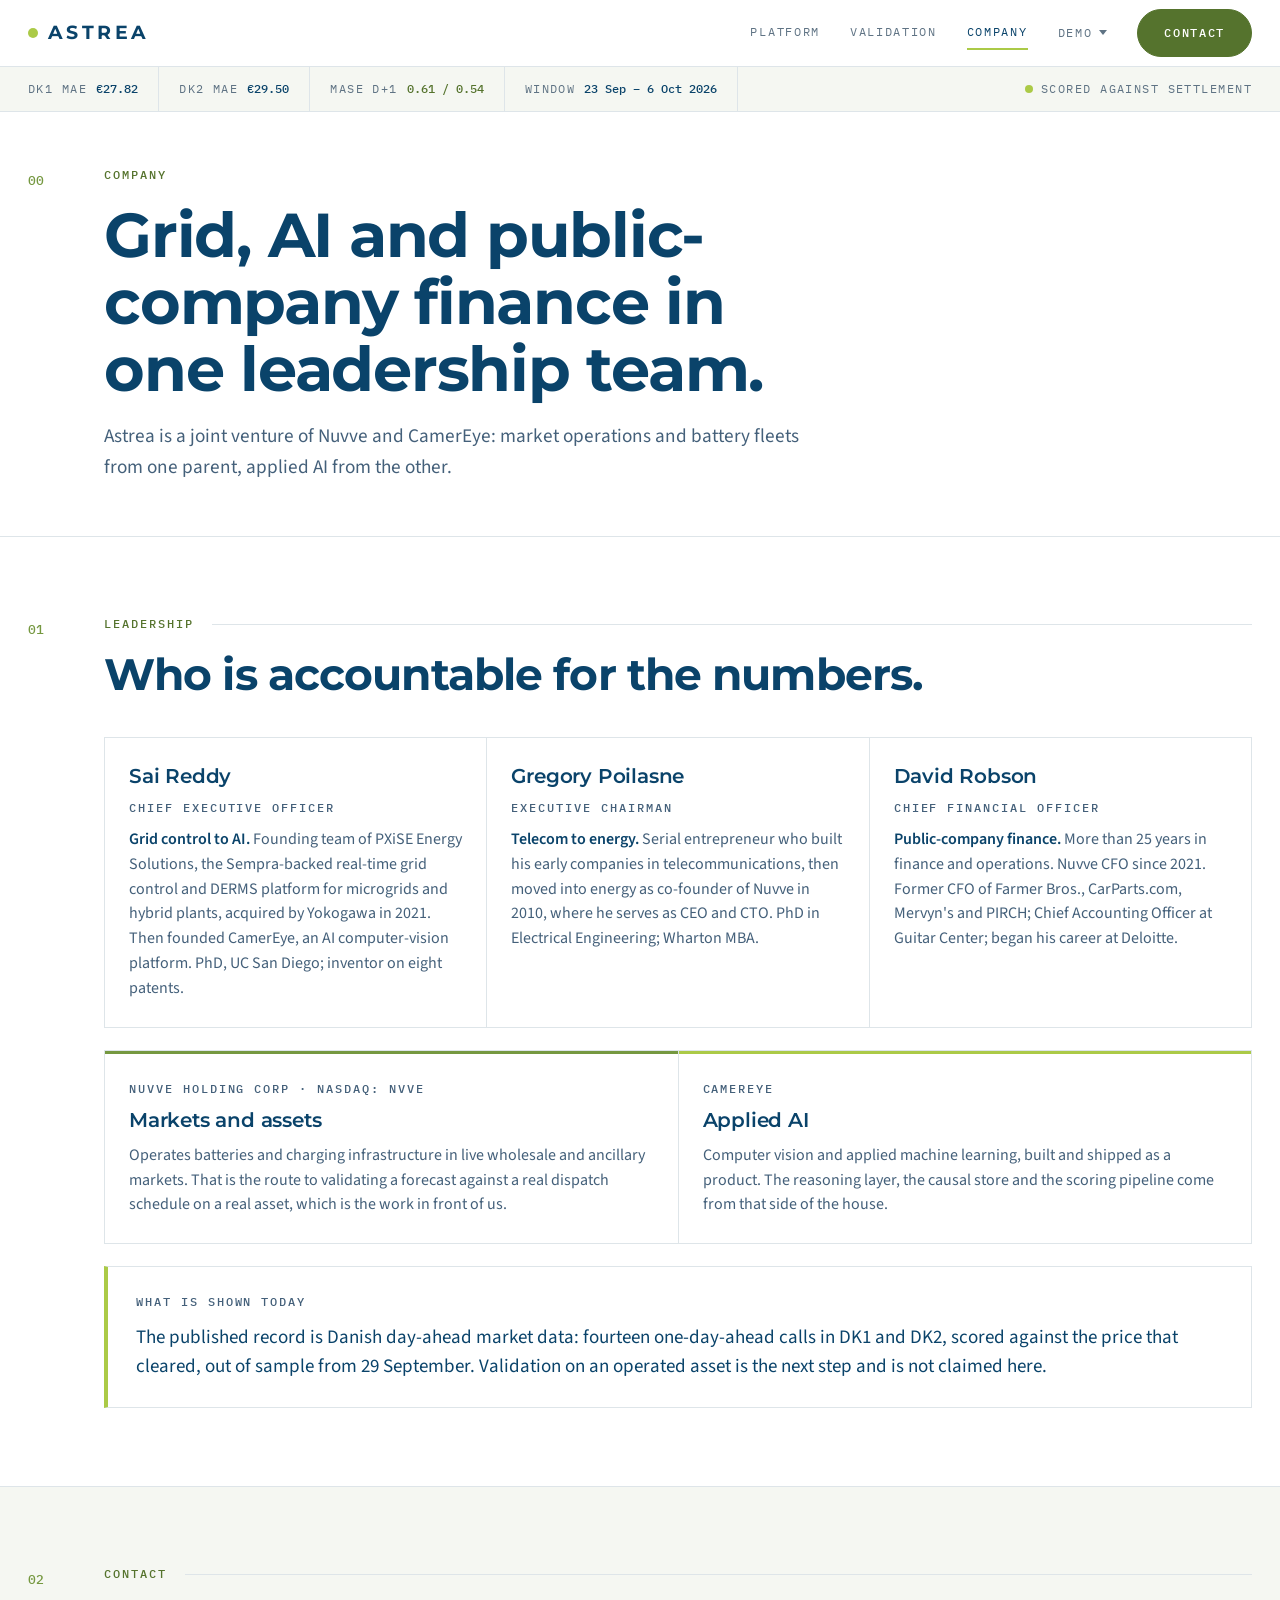
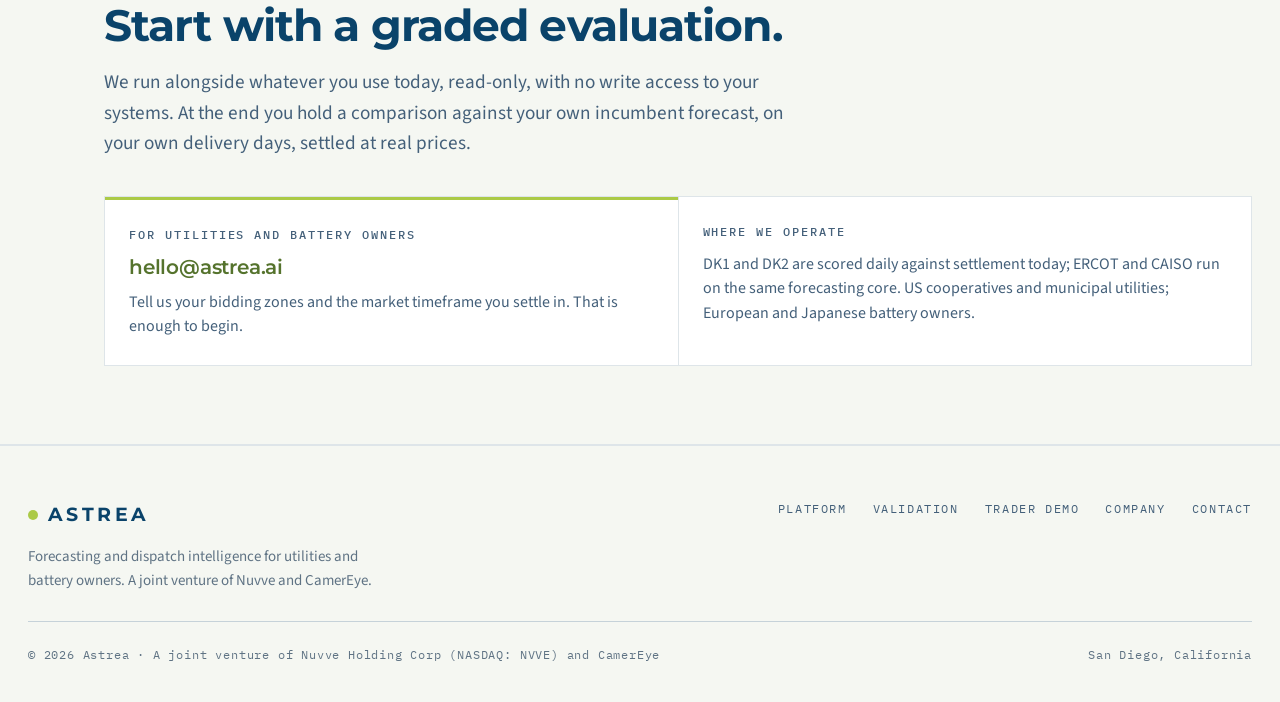
<file: company.html>
<!DOCTYPE html>
<html lang="en">
<head>
<meta charset="utf-8">
<meta name="viewport" content="width=device-width, initial-scale=1">
<title>Company — Astrea</title>
<meta name="description" content="Grid control, AI and public-company finance in one leadership team, inside an operating energy company.">
<meta property="og:title" content="Company — Astrea">
<meta property="og:description" content="Grid control, AI and public-company finance in one leadership team, inside an operating energy company.">
<meta property="og:type" content="website">
<meta name="theme-color" content="#FFFFFF">
<link rel="preconnect" href="https://fonts.googleapis.com">
<link rel="preconnect" href="https://fonts.gstatic.com" crossorigin>
<link rel="stylesheet" href="https://fonts.googleapis.com/css2?family=IBM+Plex+Mono:wght@400;500;600&family=Montserrat:wght@600;700&family=Source+Sans+3:wght@400;600&display=swap">
<link rel="stylesheet" href="/assets/css/styles.css?v=2">
<link rel="icon" href="/assets/favicon.svg?v=2" type="image/svg+xml">
</head>
<body>

<header class="site">
  <div class="wrap site-in">
    <a class="brand" href="/">Astrea</a>
    <button class="mtoggle" id="navToggle" aria-expanded="false" aria-controls="menu">Menu</button>
    <nav class="menu" id="menu">
      <a class="mlink" href="/platform">Platform</a>
      <a class="mlink" href="/validation">Validation</a>
      <a class="mlink" href="/company">Company</a>
      <div class="dd">
        <button class="dd-btn" id="ddBtn" aria-expanded="false" aria-haspopup="true" aria-controls="ddmenu">Demo <span class="dd-caret" aria-hidden="true"></span></button>
        <div class="dd-menu" id="ddmenu">
          <a class="dd-item" href="/demo"><strong>Trader demo</strong><span>Day-ahead forecast against the cleared price, DK1 and DK2</span></a>
          <a class="dd-item" href="/validation#record"><strong>Forecast record</strong><span>Fourteen graded calls, with driver attribution</span></a>
        </div>
      </div>
      <a class="btn" href="/company#contact">Contact</a>
    </nav>
  </div>
</header>

<div class="rail">
  <div class="wrap rail-in">
    <div class="rail-cell"><span class="rail-k">DK1 MAE</span><span class="rail-v">&euro;27.82</span></div>
    <div class="rail-cell"><span class="rail-k">DK2 MAE</span><span class="rail-v">&euro;29.50</span></div>
    <div class="rail-cell"><span class="rail-k">MASE D+1</span><span class="rail-v up">0.61 / 0.54</span></div>
    <div class="rail-cell"><span class="rail-k">Window</span><span class="rail-v">23 Sep &ndash; 6 Oct 2026</span></div>
    <div class="rail-cell"><span class="live">Scored against settlement</span></div>
  </div>
</div>

<main>

<section class="ch ch-tight">
  <div class="wrap ch-cols">
    <div class="ch-ix">00</div>
    <div class="stack" style="gap:18px">
      <p class="tag">Company</p>
      <h1 class="display" style="max-width:18ch">Grid, AI and public-company finance in one leadership team.</h1>
      <p class="lead">Astrea is a joint venture of Nuvve and CamerEye: market operations and battery fleets from one parent, applied AI from the other.</p>
    </div>
  </div>
</section>

<section class="ch">
  <div class="wrap">
<div class="ch-head">
<div class="ch-ix">01</div>
<div class="ch-body">
<p class="tag ch-rule">Leadership</p>
<h2 class="display">Who is accountable for the numbers.</h2>
</div>
</div>
    <div class="ch-cols">
      <div></div>
      <div class="stack" style="gap:22px">
        <div class="mods m3">
          <div class="mod">
            <h3>Sai Reddy</h3>
            <p class="tag">Chief Executive Officer</p>
            <p><strong>Grid control to AI.</strong> Founding team of PXiSE Energy Solutions, the Sempra-backed real-time grid control and DERMS platform for microgrids and hybrid plants, acquired by Yokogawa in 2021. Then founded CamerEye, an AI computer-vision platform. PhD, UC San Diego; inventor on eight patents.</p>
          </div>
          <div class="mod">
            <h3>Gregory Poilasne</h3>
            <p class="tag">Executive Chairman</p>
            <p><strong>Telecom to energy.</strong> Serial entrepreneur who built his early companies in telecommunications, then moved into energy as co-founder of Nuvve in 2010, where he serves as CEO and CTO. PhD in Electrical Engineering; Wharton MBA.</p>
          </div>
          <div class="mod">
            <h3>David Robson</h3>
            <p class="tag">Chief Financial Officer</p>
            <p><strong>Public-company finance.</strong> More than 25 years in finance and operations. Nuvve CFO since 2021. Former CFO of Farmer Bros., CarParts.com, Mervyn's and PIRCH; Chief Accounting Officer at Guitar Center; began his career at Deloitte.</p>
          </div>
        </div>
        <div class="mods m2">
          <div class="mod mod-up">
            <p class="tag">Nuvve Holding Corp &middot; NASDAQ: NVVE</p>
            <h3>Markets and assets</h3>
            <p>Operates batteries and charging infrastructure in live wholesale and ancillary markets. That is the route to validating a forecast against a real dispatch schedule on a real asset, which is the work in front of us.</p>
          </div>
          <div class="mod mod-top">
            <p class="tag">CamerEye</p>
            <h3>Applied AI</h3>
            <p>Computer vision and applied machine learning, built and shipped as a product. The reasoning layer, the causal store and the scoring pipeline come from that side of the house.</p>
          </div>
        </div>
        <div class="slab">
          <p class="tag">What is shown today</p>
          <p class="big">The published record is Danish day-ahead market data: fourteen one-day-ahead calls in DK1 and DK2, scored against the price that cleared, out of sample from 29 September. Validation on an operated asset is the next step and is not claimed here.</p>
        </div>
      </div>
    </div>
  </div>
</section>

<section class="ch ch-fill" id="contact">
  <div class="wrap">
<div class="ch-head">
<div class="ch-ix">02</div>
<div class="ch-body">
<p class="tag ch-rule">Contact</p>
<h2 class="display">Start with a graded evaluation.</h2>
<p class="lead">We run alongside whatever you use today, read-only, with no write access to your systems. At the end you hold a comparison against your own incumbent forecast, on your own delivery days, settled at real prices.</p>
</div>
</div>
    <div class="ch-cols">
      <div></div>
      <div class="mods m2">
        <div class="mod mod-top">
          <p class="tag">For utilities and battery owners</p>
          <h3><a href="mailto:hello@astrea.ai">hello@astrea.ai</a></h3>
          <p>Tell us your bidding zones and the market timeframe you settle in. That is enough to begin.</p>
        </div>
        <div class="mod">
          <p class="tag">Where we operate</p>
          <p>DK1 and DK2 are scored daily against settlement today; ERCOT and CAISO run on the same forecasting core. US cooperatives and municipal utilities; European and Japanese battery owners.</p>
        </div>
      </div>
    </div>
  </div>
</section>
</main>

<footer class="foot">
  <div class="wrap">
    <div class="foot-top">
      <div>
        <a class="brand" href="/">Astrea</a>
        <p>Forecasting and dispatch intelligence for utilities and battery owners. A joint venture of Nuvve and CamerEye.</p>
      </div>
      <nav class="foot-nav">
        <a href="/platform">Platform</a>
        <a href="/validation">Validation</a>
        <a href="/demo">Trader demo</a>
        <a href="/company">Company</a>
        <a href="/company#contact">Contact</a>
      </nav>
    </div>
    <div class="foot-bot">
      <span>&copy; 2026 Astrea &middot; A joint venture of Nuvve Holding Corp (NASDAQ: NVVE) and CamerEye</span>
      <span>San Diego, California</span>
    </div>
  </div>
</footer>

<script src="/assets/js/nav.js?v=2" defer></script>
</body>
</html>
</file>
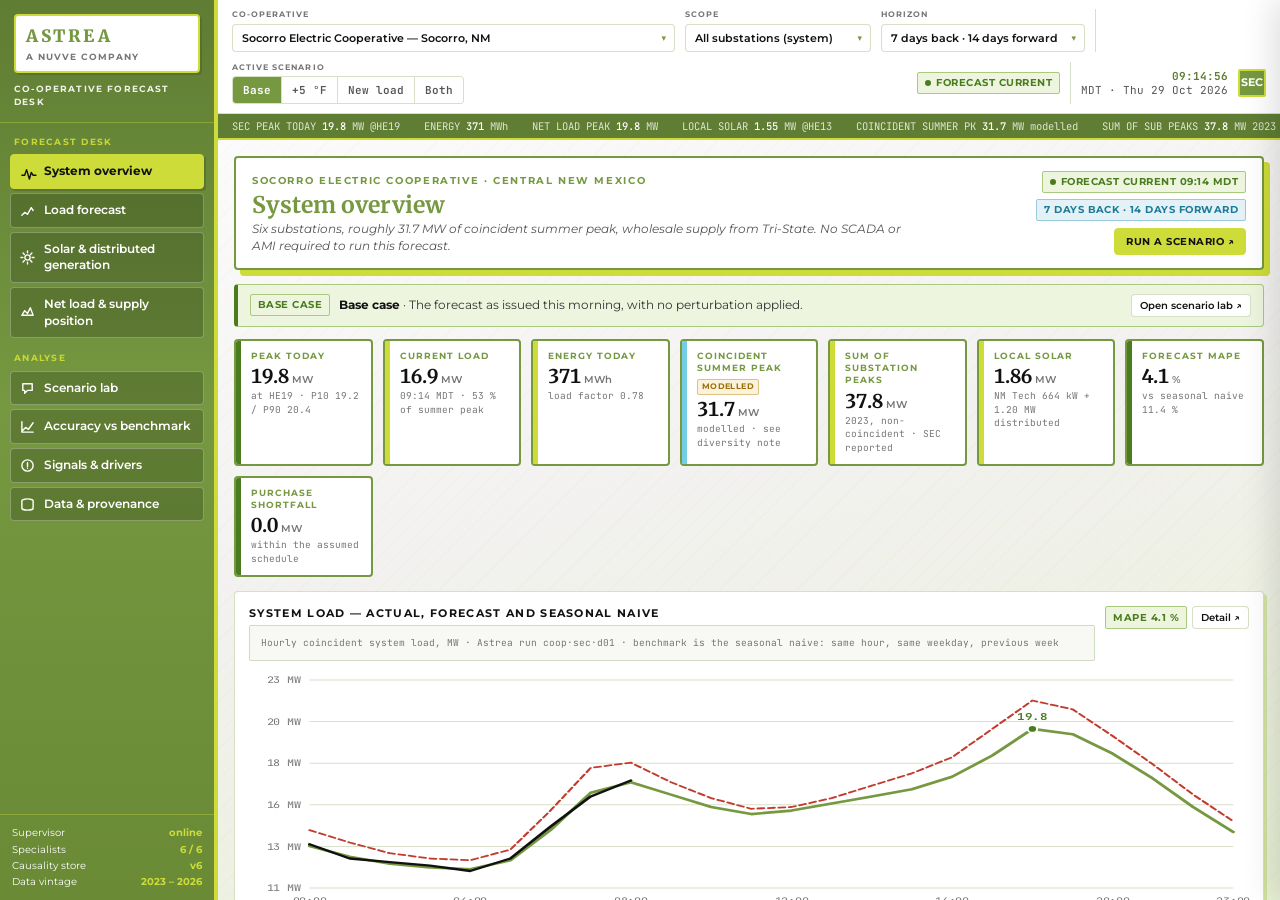
<file: coop.html>
<!doctype html><html lang="en"><head><meta charset="utf-8"><meta name="viewport" content="width=device-width,initial-scale=1"><title>Astrea Co-op Forecast Desk</title>
<style>
@import url('https://fonts.googleapis.com/css2?family=Merriweather:wght@700;900&family=Montserrat:ital,wght@0,400;0,500;0,600;0,700;1,400&family=JetBrains+Mono:wght@400;500;700&display=swap');

/* ============================================================
   ASTREA · ERCOT DESK — light theme
   Palette lifted verbatim from the Nuvve POC (energy-poc.camereye.ai)
   ============================================================ */
:root{
  --green:#759840; --green-dk:#5F7D33; --green-lt:#ABCA47;
  --lime:#CDDC38;  --lime-soft:#E8F0C4; --cyan:#73CEE5; --cyan-dk:#1C7C97;
  --bg:#F2F1EF; --bg-tint:#E8F0D4; --card:#FFFFFF; --well:#F8F9F4; --well-2:#EFF3E6;
  --ink:#111111; --ink-2:#333333; --ink-3:#555555; --ink-4:#767676; --ink-5:#9AA394;
  --line:#D8DFCB; --line-2:rgba(117,152,64,.30); --rule:#CDDC38;
  --pos:#4A7C1F; --pos-bg:#EDF5DF;
  --neg:#C23B2E; --neg-bg:#FBEBE9;
  --warn:#9C6F06; --warn-bg:#FBF2DC;
  --info:#1C7C97; --info-bg:#E4F2F7;
  --mag:#7B4FA0; --mag-bg:#F1EAF8;
  --ff-d:'Merriweather',Georgia,serif;
  --ff-u:'Montserrat',system-ui,sans-serif;
  --ff-m:'JetBrains Mono',ui-monospace,Menlo,monospace;
  --r:4px;
  --sh:3px 3px 0 rgba(171,202,71,.40);
  --sh-lime:6px 6px 0 var(--lime);
}
*{box-sizing:border-box}
html,body{margin:0;padding:0}
body{
  background:
    repeating-linear-gradient(-45deg,transparent,transparent 10px,rgba(117,152,64,.03) 10px,rgba(117,152,64,.03) 11px),
    linear-gradient(165deg,#ffffff 0%,#F2F1EF 55%,#E8F0D4 100%);
  background-attachment:fixed;
  color:var(--ink); font-family:var(--ff-u); font-size:13px; line-height:1.45;
  -webkit-font-smoothing:antialiased; overflow:hidden;
}
button,input,select,textarea{font-family:inherit;font-size:inherit;color:inherit}
::-webkit-scrollbar{width:10px;height:10px}
::-webkit-scrollbar-track{background:transparent}
::-webkit-scrollbar-thumb{background:rgba(117,152,64,.35);border-radius:10px}
::-webkit-scrollbar-thumb:hover{background:var(--green)}
:focus-visible{outline:2px solid var(--green);outline-offset:2px}

/* Very short viewports: give up the fixed shell and let the page scroll. */
@media (max-height:560px){
  body{overflow:auto}
  .app{height:auto;min-height:100vh;grid-template-rows:auto;overflow:visible}
  .main{overflow:visible}
  .canvas{overflow:visible}
  .rail{position:sticky;top:0;height:100vh}
}

/* ---------- primitives ---------- */
h1,h2,h3{font-family:var(--ff-d);color:var(--green);margin:0}
.kicker{font-size:9.5px;letter-spacing:.17em;text-transform:uppercase;font-weight:700;color:var(--green);margin:0}
.sect{font-size:10px;letter-spacing:.16em;text-transform:uppercase;font-weight:700;color:var(--green);
  border-bottom:2px solid var(--rule);padding-bottom:5px;margin:0 0 12px;display:flex;gap:8px;
  justify-content:space-between;align-items:center}
.sect .r{font-weight:600;letter-spacing:.05em;color:var(--ink-4);text-transform:none;font-size:10px}
.mono{font-family:var(--ff-m)}
.num{font-family:var(--ff-d);font-weight:700;font-variant-numeric:tabular-nums}
.muted{color:var(--ink-4)} .tiny{font-size:10.5px}
hr.hair{height:1px;background:var(--line);border:0;margin:12px 0}

.pill{display:inline-flex;align-items:center;gap:5px;font-size:9.5px;font-weight:700;letter-spacing:.05em;
  text-transform:uppercase;padding:3px 7px;border-radius:2px;border:1px solid var(--line-2);
  color:var(--ink-2);background:#fff;white-space:nowrap}
.pill.lime{background:var(--lime);color:#111;border-color:var(--lime)}
.pill.ok{background:var(--pos-bg);border-color:#A9C97F;color:var(--pos)}
.pill.bad{background:var(--neg-bg);border-color:#E3A9A2;color:var(--neg)}
.pill.warn{background:var(--warn-bg);border-color:#DEC082;color:var(--warn)}
.pill.info{background:var(--info-bg);border-color:#97CBDC;color:var(--info)}
.pill.mag{background:var(--mag-bg);border-color:#C2A8DA;color:var(--mag)}
.dot{width:6px;height:6px;border-radius:50%;background:var(--pos);display:inline-block;flex:none}
.dot.live{animation:pulse 2s ease-in-out infinite}
.dot.w{background:var(--warn)} .dot.b{background:var(--neg)}
@keyframes pulse{0%,100%{opacity:1}50%{opacity:.3}}

.btn{display:inline-flex;align-items:center;justify-content:center;gap:6px;cursor:pointer;
  background:#fff;border:1px solid var(--line-2);color:var(--ink);border-radius:var(--r);
  padding:6px 11px;font-size:11px;font-weight:600;transition:.12s;white-space:nowrap}
.btn:hover{background:var(--well-2);border-color:var(--green)}
.btn.pri{background:var(--green);border-color:var(--green);color:#fff}
.btn.pri:hover{background:var(--green-lt);border-color:var(--green-lt);color:#111}
.btn.cta{background:var(--lime);border-color:var(--lime);color:#111;font-weight:700;
  text-transform:uppercase;letter-spacing:.05em;font-size:10px}
.btn.cta:hover{background:var(--green-lt)}
.btn.sm{padding:4px 8px;font-size:10px}
.btn[disabled]{opacity:.45;cursor:not-allowed}

.card{background:var(--card);border:1px solid var(--line-2);border-radius:var(--r);padding:14px;box-shadow:var(--sh)}
.card.hi{border:2px solid var(--green);box-shadow:var(--sh-lime)}
.grid{display:grid;gap:12px}

table.tbl{width:100%;min-width:100%;border-collapse:collapse;font-size:11.5px}
table.tbl th{text-align:left;font-size:9.5px;letter-spacing:.1em;text-transform:uppercase;color:var(--ink-3);
  font-weight:700;padding:7px 9px;border-bottom:2px solid var(--rule);background:var(--well-2);white-space:nowrap}
table.tbl td{padding:7px 9px;border-bottom:1px solid var(--line);vertical-align:middle;overflow-wrap:anywhere}
table.tbl tbody tr:hover{background:var(--well)}
table.tbl td.r,table.tbl th.r{text-align:right;font-family:var(--ff-m);font-variant-numeric:tabular-nums}
table.tbl th.r{font-family:var(--ff-u)}
.tblwrap{overflow-x:auto;max-width:100%}
.tblwrap::-webkit-scrollbar{height:7px}

/* ============================================================
   SHELL
   ============================================================ */
.app{display:grid;grid-template-columns:218px 1fr;grid-template-rows:100%;
  height:100vh;height:100dvh;width:100vw;overflow:hidden}

.rail{background:linear-gradient(180deg,#5F7D33 0%,#759840 45%,#6A8A36 100%);
  border-right:4px solid var(--lime);display:flex;flex-direction:column;overflow:hidden;min-height:0}
.rail-brand{padding:14px;border-bottom:1px solid rgba(205,220,56,.35)}
.logobox{background:#fff;border:2px solid var(--lime);border-radius:var(--r);padding:8px 10px;
  box-shadow:2px 2px 0 rgba(0,0,0,.12)}
.logobox .lg{font-family:var(--ff-d);font-weight:900;font-size:17px;letter-spacing:.15em;color:var(--green);margin:0}
.logobox .sb{font-size:8.5px;letter-spacing:.12em;text-transform:uppercase;color:var(--ink-4);margin:2px 0 0;font-weight:700}
.rail-brand .iso{margin:9px 0 0;font-size:9px;letter-spacing:.13em;text-transform:uppercase;color:#fff;font-weight:700;opacity:.9}
.rail-scroll{flex:1 1 auto;min-height:0;overflow-y:auto;padding:11px 10px 8px}
.navgrp{font-size:8.5px;letter-spacing:.15em;text-transform:uppercase;color:var(--lime);font-weight:700;margin:14px 4px 6px;opacity:.95}
.navgrp:first-child{margin-top:2px}
.nav{display:flex;align-items:center;gap:9px;padding:8px 9px;border-radius:var(--r);cursor:pointer;
  color:#fff;font-size:11.5px;font-weight:600;margin-bottom:4px;border:1px solid rgba(255,255,255,.28);
  background:rgba(0,0,0,.18);transition:.12s}
.nav:hover{background:rgba(0,0,0,.32);border-color:var(--lime)}
.nav.on{background:var(--lime);color:#111;font-weight:700;border-color:var(--lime);box-shadow:2px 2px 0 rgba(0,0,0,.15)}
.nav .ic{width:15px;height:15px;flex:none}
.rail-foot{border-top:1px solid rgba(205,220,56,.35);padding:10px 12px;font-size:9.5px;color:#fff;line-height:1.7}
.rail-foot .row{display:flex;justify-content:space-between;gap:6px}
.rail-foot b{color:var(--lime);font-weight:700}

.main{display:flex;flex-direction:column;min-width:0;min-height:0;overflow:hidden}
.topbar{flex:none;background:rgba(255,255,255,.92);border-bottom:1px solid var(--line-2);
  padding:9px 14px;backdrop-filter:blur(6px);z-index:30;display:flex;flex-direction:column;gap:8px}
.tb-row{display:flex;align-items:center;gap:10px;flex-wrap:wrap}
.modeswitch{display:inline-flex;background:var(--well-2);border:2px solid var(--green);border-radius:var(--r);
  padding:2px;gap:2px;box-shadow:2px 2px 0 rgba(171,202,71,.45)}
.modeswitch button{border:0;background:transparent;cursor:pointer;padding:6px 13px;border-radius:2px;
  font-size:11px;font-weight:700;color:var(--green-dk);letter-spacing:.02em;transition:.12s;white-space:nowrap}
.modeswitch button:hover{background:#fff}
.modeswitch button.on{background:var(--green);color:#fff;box-shadow:1px 1px 0 rgba(0,0,0,.14)}
.fld{display:flex;flex-direction:column;gap:3px}
.fld > label{font-size:8px;letter-spacing:.13em;text-transform:uppercase;color:var(--ink-4);font-weight:700}
.selwrap{position:relative}
.sel{appearance:none;background:#fff;border:1px solid var(--line-2);border-radius:var(--r);
  padding:6px 26px 6px 9px;font-size:11px;font-weight:600;cursor:pointer;color:var(--ink)}
.sel:hover{border-color:var(--green)}
.selwrap::after{content:"▾";position:absolute;right:9px;top:50%;transform:translateY(-50%);
  pointer-events:none;font-size:9px;color:var(--green)}
.segs{display:inline-flex;border:1px solid var(--line-2);border-radius:var(--r);overflow:hidden;background:#fff}
.segs button{border:0;border-right:1px solid var(--line);background:#fff;cursor:pointer;padding:6px 10px;
  font-size:11px;font-weight:600;color:var(--ink-3);transition:.1s;font-family:var(--ff-m)}
.segs button:last-child{border-right:0}
.segs button:hover{background:var(--well-2)}
.segs button.on{background:var(--green);color:#fff;font-weight:700}
.tb-sp{flex:1}
.tb-div{width:1px;align-self:stretch;background:var(--line);flex:none}
.clock{font-family:var(--ff-m);font-size:11px;color:var(--ink-3);text-align:right;line-height:1.3}
.clock b{color:var(--green-dk);font-weight:700}
.avatar{width:28px;height:28px;border-radius:2px;background:var(--green);color:#fff;display:grid;place-items:center;
  font-weight:700;font-size:10.5px;border:2px solid var(--lime);flex:none}

.tape{height:26px;flex:none;background:var(--green-dk);overflow:hidden;display:flex;align-items:center;border-bottom:2px solid var(--lime)}
.tape-in{display:flex;gap:24px;white-space:nowrap;animation:tick 52s linear infinite;padding-left:14px}
.tape:hover .tape-in{animation-play-state:paused}
@keyframes tick{from{transform:translateX(0)}to{transform:translateX(-50%)}}
.tk{font-family:var(--ff-m);font-size:10.5px;color:rgba(255,255,255,.8);display:flex;gap:6px;align-items:center}
.tk b{color:#fff;font-weight:500}
.tk .up{color:var(--lime)} .tk .dn{color:#FFBDB5}

.canvas{flex:1 1 auto;min-height:0;overflow-y:auto;overflow-x:hidden;
  padding:16px;-webkit-overflow-scrolling:touch;overscroll-behavior:contain}
.screen{animation:fade .2s ease}
@keyframes fade{from{opacity:0;transform:translateY(5px)}to{opacity:1;transform:none}}

.hero{display:flex;align-items:flex-end;justify-content:space-between;gap:14px;background:#fff;
  border:2px solid var(--green);border-radius:var(--r);padding:13px 16px;margin-bottom:14px;box-shadow:var(--sh-lime)}
.hero h1{font-size:23px;font-weight:700;margin:4px 0 3px;line-height:1.15}
.hero .tag{font-size:11.5px;color:var(--ink-3);margin:0;font-style:italic}
.hero-r{display:flex;flex-direction:column;align-items:flex-end;gap:7px}
.hero-r .pr{display:flex;gap:6px;flex-wrap:wrap;justify-content:flex-end}

.kpis{display:grid;grid-template-columns:repeat(auto-fit,minmax(132px,1fr));gap:10px;margin-bottom:14px}
.kpi{background:#fff;border:2px solid var(--green);border-radius:var(--r);padding:9px 11px;
  position:relative;overflow:hidden;cursor:pointer;transition:.12s}
.kpi::before{content:"";position:absolute;left:0;top:0;bottom:0;width:5px;background:var(--lime)}
.kpi{padding-left:15px}
.kpi:hover{box-shadow:var(--sh);transform:translateY(-1px)}
.kpi.acc-pos::before{background:var(--pos)} .kpi.acc-neg::before{background:var(--neg)}
.kpi.acc-warn::before{background:var(--warn)} .kpi.acc-info::before{background:var(--cyan)}
.kpi .k{font-size:8.5px;letter-spacing:.12em;text-transform:uppercase;font-weight:700;color:var(--green);margin:0;
  display:flex;justify-content:space-between;gap:5px;align-items:center;flex-wrap:wrap}
.kpi .v{font-family:var(--ff-d);font-weight:700;font-size:19px;color:var(--ink);margin:4px 0 0;line-height:1.1;font-variant-numeric:tabular-nums}
.kpi .v small{font-size:10px;font-family:var(--ff-u);font-weight:600;color:var(--ink-4);margin-left:3px}
.kpi .s{font-size:9.5px;color:var(--ink-4);margin:2px 0 0;font-family:var(--ff-m)}
.kpi .s .up{color:var(--pos)} .kpi .s .dn{color:var(--neg)}

.c2{display:grid;grid-template-columns:repeat(2,minmax(0,1fr));gap:12px}
.c3{display:grid;grid-template-columns:repeat(3,minmax(0,1fr));gap:12px}
.c-23{display:grid;grid-template-columns:minmax(0,1.75fr) minmax(300px,1fr);gap:12px}
.c-32{display:grid;grid-template-columns:minmax(290px,1fr) minmax(0,1.8fr);gap:12px}
.stack{display:flex;flex-direction:column;gap:12px}
.c2>*,.c3>*,.c-23>*,.c-32>*,.stack>*{min-width:0}
.mb12{margin-bottom:12px}
@media(max-width:1500px){.c-23,.c-32,.c3{grid-template-columns:minmax(0,1fr)}}
@media(max-width:1150px){.c2{grid-template-columns:minmax(0,1fr)}}

.chart-hd{display:flex;justify-content:space-between;align-items:flex-start;gap:10px;margin-bottom:9px;flex-wrap:wrap}
.chart-hd>div:first-child{min-width:0;flex:1 1 230px}
.chart-hd h3{font-family:var(--ff-u);font-size:11px;letter-spacing:.12em;text-transform:uppercase;font-weight:700;color:var(--ink);margin:0}
.chart-hd .src{font-size:9.5px;color:var(--ink-4);font-family:var(--ff-m);margin:3px 0 0;line-height:1.5}
.chart-hd .src a{color:var(--cyan-dk);text-decoration:underline dotted}
.legend{display:flex;flex-wrap:wrap;gap:9px 12px;margin-top:8px;font-size:9.5px;color:var(--ink-3)}
.legend span{display:inline-flex;align-items:center;gap:5px}
.legend i{width:12px;height:3px;display:inline-block;border-radius:2px;flex:none}
.legend i.dash{background:repeating-linear-gradient(90deg,currentColor 0 3px,transparent 3px 6px)!important}
.legend i.band{height:9px;border-radius:1px;opacity:.4}
svg{display:block;overflow:visible}

.drivers{display:flex;flex-direction:column;gap:6px}
.dr{display:grid;grid-template-columns:minmax(80px,150px) minmax(24px,1fr) 62px;gap:9px;align-items:center;font-size:10.5px}
.dr .lbl{color:var(--ink-3);overflow-wrap:anywhere}
.dr .bar{height:7px;background:var(--well-2);border-radius:2px;overflow:hidden}
.dr .bar i{display:block;height:100%;background:var(--green-lt)}
.dr .bar i.neg{background:var(--neg)}
.dr .val{text-align:right;font-family:var(--ff-m);color:var(--ink);font-weight:500}

.stackbar{display:flex;height:28px;border-radius:2px;overflow:hidden;border:1px solid var(--line-2);margin:9px 0 8px}
.stackbar i{display:block;height:100%}
.sb-key{display:flex;flex-direction:column;gap:5px}
.sb-key .row{display:flex;justify-content:space-between;gap:8px;align-items:center;font-size:11px}
.sb-key .row .l{display:flex;gap:7px;align-items:center;min-width:0}
.sb-key em{width:10px;height:10px;border-radius:2px;display:inline-block;flex:none}
.sb-key .row .v{font-family:var(--ff-m);font-weight:500;white-space:nowrap}

.zgrid{display:grid;grid-template-columns:repeat(4,minmax(0,1fr));gap:9px}
.zone{background:var(--well);border:1px solid var(--line-2);border-radius:2px;padding:9px 10px;cursor:pointer;position:relative;overflow:hidden}
.zone:hover{border-color:var(--green);background:#fff;box-shadow:var(--sh)}
.zone .zn{font-size:9px;letter-spacing:.09em;text-transform:uppercase;color:var(--ink-4);font-weight:700;font-family:var(--ff-m)}
.zone .zv{font-family:var(--ff-d);font-weight:700;font-size:16px;margin-top:3px;color:var(--ink)}
.zone .zs{font-size:9px;font-family:var(--ff-m);color:var(--ink-4);margin-top:2px}
.zone .zh{position:absolute;left:0;right:0;bottom:0;height:3px}
@media(max-width:1150px){.zgrid{grid-template-columns:repeat(2,minmax(0,1fr))}}

.srcgrid{display:grid;grid-template-columns:repeat(auto-fill,minmax(248px,1fr));gap:9px}
.src{background:var(--well);border:1px solid var(--line-2);border-radius:2px;padding:10px 11px}
.src:hover{background:#fff;box-shadow:var(--sh)}
.src .sn{font-size:11px;font-weight:700;color:var(--ink);display:flex;justify-content:space-between;gap:6px;align-items:flex-start}
.src .sn a{color:var(--green-dk);text-decoration:none}
.src .sn a:hover{text-decoration:underline}
.src .sm{font-size:9.5px;font-family:var(--ff-m);color:var(--ink-4);margin-top:5px;line-height:1.55}

.hrow{display:flex;flex-direction:column;gap:4px}
.hr2{display:grid;grid-template-columns:48px minmax(20px,1fr) 70px 64px;gap:9px;align-items:center;font-size:10.5px;
  padding:5px 8px;background:var(--well);border:1px solid var(--line);border-radius:2px}
.hr2.win{border-color:var(--green);background:var(--pos-bg)}
.hr2.chg{border-color:var(--cyan);background:var(--info-bg)}
.hr2 .h{font-family:var(--ff-m);color:var(--ink-4)}
.hr2 .bar{height:12px;background:var(--well-2);border-radius:1px;overflow:hidden}
.hr2 .bar i{display:block;height:100%}
.hr2 .p,.hr2 .q{font-family:var(--ff-m);text-align:right;color:var(--ink)}

.dec{background:#fff;border:1px solid var(--line-2);border-left:4px solid var(--lime);border-radius:var(--r);
  padding:12px 13px;margin-bottom:10px;box-shadow:var(--sh)}
.dec.done{border-left-color:var(--pos)} .dec.pend{border-left-color:var(--warn)}
.dec-hd{display:flex;justify-content:space-between;gap:8px;align-items:flex-start;margin-bottom:7px;flex-wrap:wrap}
.dec-hd h4{margin:0;font-size:12.5px;font-weight:700;color:var(--ink);flex:1 1 150px;overflow-wrap:anywhere}
.dec-hd>div{display:flex;gap:6px;align-items:center;flex-wrap:wrap}
.dec-meta{display:flex;flex-wrap:wrap;gap:6px;align-items:center;margin-bottom:8px}
.dec p.why{margin:0 0 9px;font-size:11.5px;color:var(--ink-2);line-height:1.6}
.dec .box{padding:9px 10px;background:var(--well);border:1px solid var(--line);border-radius:2px;margin-bottom:9px}
.fb{display:flex;gap:7px;align-items:center;flex-wrap:wrap;padding-top:9px;border-top:1px dashed var(--line-2)}
.fb .lb{font-size:9px;letter-spacing:.12em;text-transform:uppercase;font-weight:700;color:var(--ink-4)}
.fb-note{margin:8px 0 0;font-size:10.5px;padding:7px 9px;border-radius:2px;display:none;border-left:3px solid var(--pos);
  background:var(--pos-bg);color:var(--pos)}
.fb-note.show{display:block}

.agent-chip{display:inline-flex;align-items:center;gap:5px;font-size:9.5px;font-weight:700;letter-spacing:.04em;
  padding:2px 7px;border-radius:2px;background:var(--pos-bg);border:1px solid #A9C97F;color:var(--pos);white-space:nowrap}
.agent-chip.mi{background:#F7FAE3;border-color:#C9D86E;color:#6B7A12}
.agent-chip.dq{background:var(--info-bg);border-color:#97CBDC;color:var(--info)}
.agent-chip.sg{background:var(--warn-bg);border-color:#DEC082;color:var(--warn)}
.agent-chip.sc{background:var(--mag-bg);border-color:#C2A8DA;color:var(--mag)}
.agent-chip.op{background:var(--pos-bg);border-color:#A9C97F;color:var(--pos)}
.agent-chip.mo{background:var(--neg-bg);border-color:#E3A9A2;color:var(--neg)}

.feed{max-height:330px;overflow-y:auto;margin:0 -4px}
.fitem{display:flex;gap:9px;padding:9px 4px;border-bottom:1px solid var(--line)}
.fitem:hover{background:var(--well)}
.fitem .t{font-family:var(--ff-m);font-size:9.5px;color:var(--ink-4);flex:none;width:44px;padding-top:2px;line-height:1.35}
.fitem .bd{flex:1;min-width:0}
.fitem .bd p{margin:4px 0 0;font-size:11px;color:var(--ink-2);line-height:1.5}
.fitem .bd .hdr{display:flex;gap:6px;align-items:center;flex-wrap:wrap}

.sizer{display:flex;gap:12px;flex-wrap:wrap;align-items:flex-end}
.rngwrap{display:flex;align-items:center;gap:9px;min-width:210px}
input[type=range]{-webkit-appearance:none;appearance:none;height:5px;background:var(--well-2);
  border-radius:3px;border:1px solid var(--line);flex:1;cursor:pointer}
input[type=range]::-webkit-slider-thumb{-webkit-appearance:none;width:17px;height:17px;border-radius:50%;
  background:var(--lime);border:2px solid var(--green);cursor:pointer;box-shadow:1px 1px 0 rgba(0,0,0,.18)}
input[type=range]::-moz-range-thumb{width:15px;height:15px;border-radius:50%;background:var(--lime);
  border:2px solid var(--green);cursor:pointer}
.rngval{font-family:var(--ff-d);font-weight:700;font-size:16px;min-width:76px;text-align:right;color:var(--ink)}
.rngval small{font-family:var(--ff-u);font-size:10px;font-weight:600;color:var(--ink-4);margin-left:3px}

.scrim{position:fixed;inset:0;background:rgba(30,40,22,.45);opacity:0;pointer-events:none;transition:.2s;z-index:90}
.scrim.on{opacity:1;pointer-events:auto}
.drawer{position:fixed;top:0;right:0;bottom:0;width:640px;max-width:95vw;background:var(--bg);
  border-left:4px solid var(--lime);transform:translateX(100%);transition:transform .24s cubic-bezier(.2,.8,.2,1);
  z-index:100;display:flex;flex-direction:column;box-shadow:-8px 0 30px rgba(0,0,0,.12)}
.drawer.on{transform:none}
.dr-hd{flex:none;padding:13px 16px;border-bottom:2px solid var(--rule);display:flex;justify-content:space-between;align-items:flex-start;gap:10px;background:#fff}
.dr-hd h2{font-size:16px}
.dr-bd{flex:1;overflow-y:auto;padding:16px}
.iconbtn{width:24px;height:24px;display:grid;place-items:center;border-radius:2px;border:1px solid var(--line-2);
  background:#fff;cursor:pointer;color:var(--ink-3);font-size:12px;flex:none}
.iconbtn:hover{border-color:var(--green);color:var(--green)}
.kv{display:grid;grid-template-columns:minmax(90px,152px) minmax(0,1fr);gap:7px 12px;font-size:11px;margin-bottom:14px}
.kv dt{color:var(--ink-4);font-size:9.5px;letter-spacing:.09em;text-transform:uppercase;font-weight:700;padding-top:2px}
.kv dd{margin:0;font-family:var(--ff-m);color:var(--ink);word-break:break-all}
.steps{position:relative;padding-left:19px}
.steps::before{content:"";position:absolute;left:5px;top:6px;bottom:6px;width:1px;background:var(--line-2)}
.step{position:relative;padding:0 0 12px}
.step::before{content:"";position:absolute;left:-17px;top:5px;width:9px;height:9px;border-radius:50%;
  background:var(--lime);border:2px solid var(--bg)}
.step.ok::before{background:var(--pos)} .step.wait::before{background:var(--warn)}
.step h5{margin:0;font-size:11.5px;font-weight:700;color:var(--ink)}
.step p{margin:3px 0 0;font-size:10.5px;color:var(--ink-4);font-family:var(--ff-m);line-height:1.55}

.toast{position:fixed;bottom:20px;left:50%;transform:translate(-50%,80px);background:#fff;
  border:2px solid var(--green);border-left:5px solid var(--lime);border-radius:var(--r);padding:11px 15px;
  font-size:11.5px;z-index:120;opacity:0;transition:.24s;box-shadow:4px 4px 0 var(--lime);max-width:620px;color:var(--ink-2)}
.toast.on{opacity:1;transform:translate(-50%,0)}
.toast b{color:var(--green-dk)}

.note{font-size:10.5px;color:var(--ink-4);line-height:1.6;margin:9px 0 0}
.note b{color:var(--green-dk)}
.callout{border-left:3px solid var(--warn);background:var(--warn-bg);padding:8px 10px;border-radius:2px;
  font-size:10.5px;color:#6E4F04;line-height:1.6;margin:0}
.callout.info{border-left-color:var(--cyan-dk);background:var(--info-bg);color:#115A6E}
.callout.ok{border-left-color:var(--pos);background:var(--pos-bg);color:#33590F}

/* ---------- co-op demo additions ---------- */
.chatwrap{display:flex;flex-direction:column;height:clamp(520px,calc(100vh - 230px),900px);min-height:0}
.cbody{flex:1 1 auto;min-height:0;overflow-y:auto;padding:4px 2px 12px}
.msg{margin-bottom:16px;max-width:100%}
.msg .who{display:flex;align-items:center;gap:6px;margin-bottom:5px;font-size:8.5px;letter-spacing:.13em;
  text-transform:uppercase;font-weight:700;color:var(--ink-4)}
.msg.u .bub{background:var(--well-2);border:1px solid var(--line-2);border-radius:var(--r);
  padding:10px 12px;font-size:12px;color:var(--ink)}
.msg.a .bub{background:#fff;border:1px solid var(--line-2);border-left:3px solid var(--lime);
  border-radius:var(--r);padding:12px 13px;font-size:12px;color:var(--ink-2);line-height:1.65;box-shadow:var(--sh)}
.msg.a .bub b{color:var(--ink)}
.msg.a .bub .hl{font-family:var(--ff-m);color:var(--green-dk);font-weight:500}
.msg.a .bub ul{margin:8px 0;padding-left:17px}
.msg.a .bub li{margin-bottom:5px}
.route{display:flex;gap:5px;flex-wrap:wrap;align-items:center;margin-bottom:10px;padding-bottom:9px;border-bottom:1px dashed var(--line-2)}
.route .arw{color:var(--ink-4);font-size:9px}
.cites{margin-top:11px;padding-top:9px;border-top:1px dashed var(--line-2)}
.cites .ttl{font-size:8.5px;letter-spacing:.14em;text-transform:uppercase;color:var(--ink-4);font-weight:700;margin-bottom:6px}
.cite{display:flex;gap:6px;font-size:10px;color:var(--ink-4);font-family:var(--ff-m);margin-bottom:4px;line-height:1.5}
.cite>span:first-child{color:var(--cyan-dk);flex:none}
.cite>span:last-child{min-width:0;overflow-wrap:anywhere}
.thinking{display:flex;gap:6px;align-items:center;font-size:11px;color:var(--ink-4);padding:8px 0}
.thinking .d{width:6px;height:6px;border-radius:50%;background:var(--green);animation:bnc 1.2s infinite}
.thinking .d:nth-child(2){animation-delay:.15s}.thinking .d:nth-child(3){animation-delay:.3s}
@keyframes bnc{0%,60%,100%{transform:translateY(0);opacity:.4}30%{transform:translateY(-4px);opacity:1}}
.chips{display:flex;gap:6px;flex-wrap:wrap;padding:10px 0 0;border-top:1px solid var(--line)}
.chip{font-size:11px;padding:7px 10px;border-radius:var(--r);border:1px solid var(--line-2);background:#fff;
  color:var(--ink-2);cursor:pointer;transition:.12s;text-align:left;font-weight:500}
.chip:hover{border-color:var(--green);background:var(--well-2);color:var(--ink)}
.chip.on{background:var(--green);border-color:var(--green);color:#fff;font-weight:600}
.composer{display:flex;gap:8px;align-items:flex-end;padding-top:10px}
.composer textarea{flex:1;background:var(--well);border:1px solid var(--line-2);border-radius:var(--r);
  padding:10px 11px;font-size:12px;resize:none;height:42px;color:var(--ink);font-family:var(--ff-u)}
.composer textarea:focus{outline:none;border-color:var(--green);background:#fff}
.scnbar{display:flex;align-items:center;gap:9px;flex-wrap:wrap;background:var(--warn-bg);
  border:1px solid #DEC082;border-left:4px solid var(--warn);border-radius:var(--r);padding:9px 12px;margin-bottom:12px}
.scnbar.base{background:var(--pos-bg);border-color:#A9C97F;border-left-color:var(--pos)}
.scnbar .t{font-size:11.5px;color:var(--ink-2)}
.scnbar .t b{color:var(--ink)}
.toggle{display:inline-flex;align-items:center;gap:7px;cursor:pointer;font-size:11px;font-weight:600;color:var(--ink-2);
  background:#fff;border:1px solid var(--line-2);border-radius:var(--r);padding:6px 10px;transition:.12s}
.toggle:hover{border-color:var(--green)}
.toggle.on{background:var(--green);border-color:var(--green);color:#fff}
.toggle .sw{width:26px;height:14px;border-radius:8px;background:var(--line);position:relative;transition:.15s;flex:none}
.toggle .sw::after{content:"";position:absolute;top:2px;left:2px;width:10px;height:10px;border-radius:50%;background:#fff;transition:.15s}
.toggle.on .sw{background:var(--lime)}
.toggle.on .sw::after{left:14px;background:#111}
.bigstat{display:flex;align-items:baseline;gap:8px;flex-wrap:wrap}
.bigstat .n{font-family:var(--ff-d);font-weight:700;font-size:30px;line-height:1}
.bigstat .u{font-size:12px;color:var(--ink-4);font-weight:600}
.cmp{display:grid;grid-template-columns:1fr auto 1fr;gap:10px;align-items:center;margin:10px 0}
.cmp .side{text-align:center;padding:11px 9px;border-radius:var(--r);border:1px solid var(--line-2);background:var(--well)}
.cmp .side.win{border:2px solid var(--green);background:var(--pos-bg)}
.cmp .side .l{font-size:8.5px;letter-spacing:.12em;text-transform:uppercase;font-weight:700;color:var(--ink-4)}
.cmp .side .v{font-family:var(--ff-d);font-weight:700;font-size:23px;margin-top:4px}
.cmp .side .s{font-size:9.5px;color:var(--ink-4);margin-top:2px;font-family:var(--ff-m)}
.cmp .vs{font-size:9px;letter-spacing:.1em;text-transform:uppercase;color:var(--ink-4);font-weight:700}
.pend{display:inline-flex;align-items:center;gap:5px;font-size:9px;letter-spacing:.09em;text-transform:uppercase;
  font-weight:700;padding:3px 7px;border-radius:2px;background:#EEE;border:1px dashed #BBB;color:#666}
</style></head><body>

<div class="app">
  <aside class="rail">
    <div class="rail-brand">
      <div class="logobox">
        <p class="lg">ASTREA</p>
        <p class="sb">a Nuvve company</p>
      </div>
      <p class="iso">Co-operative forecast desk</p>
    </div>
    <div class="rail-scroll" id="railNav"></div>
    <div class="rail-foot">
      <div class="row"><span>Supervisor</span><b>online</b></div>
      <div class="row"><span>Specialists</span><b>6 / 6</b></div>
      <div class="row"><span>Causality store</span><b id="rfCaus">v6</b></div>
      <div class="row"><span>Data vintage</span><b>2023 – 2026</b></div>
    </div>
  </aside>

  <div class="main">
    <header class="topbar">
      <div class="tb-row">
        <div class="fld"><label>Co-operative</label><div class="selwrap">
          <select class="sel" id="selCoop" style="min-width:270px"></select></div></div>
        <div class="fld"><label>Scope</label><div class="selwrap">
          <select class="sel" id="selSub" style="min-width:186px"></select></div></div>
        <div class="fld"><label>Horizon</label><div class="selwrap">
          <select class="sel" id="selHz" style="min-width:196px"></select></div></div>
        <div class="tb-div"></div>
        <div class="fld"><label>Active scenario</label>
          <div class="segs" id="segScn"></div></div>
        <div class="tb-sp"></div>
        <span class="pill ok"><i class="dot live"></i> FORECAST CURRENT</span>
        <div class="tb-div"></div>
        <div class="clock"><b id="clkT">09:14:22</b><br><span>MDT · Thu 29 Oct 2026</span></div>
        <div class="avatar" title="Socorro Electric Cooperative">SEC</div>
      </div>
    </header>

    <div class="tape"><div class="tape-in" id="tapeIn"></div></div>
    <div class="canvas" id="canvas"></div>
  </div>
</div>

<div class="scrim" id="scrim"></div>
<div class="drawer" id="drawer">
  <div class="dr-hd">
    <div><p class="kicker">Run lineage · calculator principle</p><h2 id="drTitle">Audit trail</h2></div>
    <button class="iconbtn" id="drClose">✕</button>
  </div>
  <div class="dr-bd" id="drBody"></div>
</div>
<div class="toast" id="toast"></div>

<script>
/* =================================================================
   ASTREA · CO-OPERATIVE FORECAST DESK
   Configured for Socorro Electric Cooperative (SEC), central New Mexico.
   Substation peaks are SEC-reported 2023 figures. Everything derived from
   them is labelled on the Data & provenance screen.
   ================================================================= */
const $=(s,r)=>(r||document).querySelector(s), $$=(s,r)=>[...(r||document).querySelectorAll(s)];
const fmt=(n,d)=>Number(n).toLocaleString('en-US',{minimumFractionDigits:d===undefined?0:d,maximumFractionDigits:d===undefined?0:d});
const MW=(n,d)=>fmt(n,d===undefined?1:d);
const H=n=>String(n).padStart(2,'0')+':00';
const HE=n=>'HE'+String(n+1).padStart(2,'0');
const AGENTS={sup:['Supervisor',''],mi:['Market Intelligence','mi'],dq:['Data Query','dq'],
  sg:['Signal / Causality','sg'],sc:['Scenario','sc'],op:['Optimization','op'],mo:['Monitor','mo']};
const AG=k=>'<span class="agent-chip '+AGENTS[k][1]+'">'+AGENTS[k][0]+'</span>';

/* ══════════ CO-OP PROFILE ══════════ */
const COOPS=[
 {id:'sec',n:'Socorro Electric Cooperative',loc:'Socorro, NM',on:true},
 {id:'cnm',n:'Central New Mexico Electric Co-op',loc:'Mountainair, NM',on:false},
 {id:'oce',n:'Otero County Electric Co-op',loc:'Cloudcroft, NM',on:false},
 {id:'sie',n:'Sierra Electric Co-op',loc:'Elephant Butte, NM',on:false},
 {id:'col',n:'Columbus Electric Co-op',loc:'Deming, NM',on:false},
 {id:'jem',n:'Jemez Mountains Electric Co-op',loc:'Española, NM',on:false}];

/* SEC substations — 2023 peak loads as reported by the co-operative.
   These are individual, non-coincident peaks. They do not sum to a system peak. */
const SUBS=[
 {c:'SOC69', n:'Socorro 69 kV',   pk2023:16.400,share:.434,mape:3.8,note:'Largest. Municipal, institutional and commercial core.'},
 {c:'SOC25', n:'Socorro 24.9 kV', pk2023:11.500,share:.305,mape:4.0,note:'New Mexico Tech campus, water and wastewater.'},
 {c:'SPRG',  n:'Springerville',   pk2023: 4.200,share:.111,mape:5.6,note:'Dispersed rural and agricultural.'},
 {c:'BERN',  n:'Bernardo',        pk2023: 2.900,share:.077,mape:6.1,note:'Agricultural, irrigation-driven in season.'},
 {c:'BURR',  n:'Burris',          pk2023: 2.500,share:.066,mape:6.4,note:'Rural residential and small commercial.'},
 {c:'BORD',  n:'Borderland',      pk2023: 0.252,share:.007,mape:9.2,note:'Very small. Noise dominates the relative error.'}];
const SUM_PEAKS=SUBS.reduce((a,b)=>a+b.pk2023,0);           /* 37.752 MW */
const DIVERSITY=0.84;                                        /* modelled */
const COINCIDENT=+(SUM_PEAKS*DIVERSITY).toFixed(1);          /* ≈ 31.7 MW */

/* ══════════ TODAY · Thu 29 Oct 2026 · hourly MW ══════════ */
const SEC={
 load:[13.2,12.6,12.2,12.0,11.9,12.4,14.1,16.2,16.8,16.1,15.4,15.0,
       15.2,15.6,16.0,16.4,17.1,18.3,19.8,19.5,18.4,17.0,15.4,14.0],
 actual:[13.3,12.5,12.3,12.1,11.8,12.5,14.3,16.0,16.9,null,null,null,
       null,null,null,null,null,null,null,null,null,null,null,null],
 /* seasonal naive: same hour, same weekday, previous week */
 naiveWk:[14.1,13.4,12.8,12.5,12.4,13.0,15.2,17.6,17.9,16.8,15.9,15.3,
       15.4,15.9,16.6,17.3,18.2,19.8,21.4,20.9,19.4,17.8,16.1,14.6],
 /* solar: NM Tech 664 kW carport plus modelled distributed rooftop ≈ 1.20 MW */
 solar:[0,0,0,0,0,0,0,0.05,0.42,0.88,1.24,1.45,1.55,1.50,1.33,1.02,0.58,0.14,0.01,0,0,0,0,0],
 temp:[44,42,41,40,39,39,42,48,55,61,66,69,71,72,72,71,68,63,57,53,50,48,46,45],
 dew:[28,28,27,27,26,26,27,29,30,30,29,28,27,26,26,27,28,30,31,31,30,29,29,28],
 /* daily peak: 7 days back, today, 13 forward */
 days:['22 Oct','23 Oct','24 Oct','25 Oct','26 Oct','27 Oct','28 Oct','29 Oct',
       '30 Oct','31 Oct','1 Nov','2 Nov','3 Nov','4 Nov','5 Nov','6 Nov','7 Nov','8 Nov','9 Nov','10 Nov','11 Nov'],
 dayPk:[20.4,19.1,18.2,17.6,19.9,20.8,20.1,19.8,19.4,18.1,17.3,19.6,20.9,21.4,20.8,19.9,21.8,23.2,22.6,21.1,20.4],
 dayLo:[null,null,null,null,null,null,null,19.2,18.6,17.2,16.3,18.5,19.7,20.1,19.4,18.5,20.2,21.3,20.7,19.3,18.6],
 dayHi:[null,null,null,null,null,null,null,20.4,20.3,19.1,18.4,20.8,22.2,22.8,22.3,21.4,23.5,25.2,24.6,23.0,22.3],
 dayAct:[20.6,19.0,18.0,17.9,20.1,20.6,20.3,null,null,null,null,null,null,null,null,null,null,null,null,null,null],
 today:7,
 /* accuracy over the 7-day retrospective window */
 mapeAstrea:[3.6,4.4,3.9,5.1,3.8,4.2,3.7],
 mapeNaiveWk:[9.8,13.1,10.4,15.6,9.2,11.8,10.1],
 mapeNaiveYr:[13.2,16.8,14.1,19.2,12.4,15.1,13.0]
};
SEC.netLoad=SEC.load.map((v,i)=>+(v-SEC.solar[i]).toFixed(2));

/* ══════════ SUPPLY POSITION ══════════ */
const SUPPLY={
 schedule:20.0,            /* assumed firm purchase schedule — SEC to confirm with Tri-State */
 bessMW:5, bessMWh:20,     /* PROPOSED, not an operating asset */
 bessOn:false
};

/* ══════════ SCENARIOS ══════════ */
const COMPRESSOR=[0.92,0.92,0.91,0.91,0.92,0.93,0.94,0.94,0.93,0.92,0.91,0.90,
                  0.90,0.91,0.92,0.93,0.94,0.94,0.93,0.92,0.92,0.92,0.92,0.92];
const EVLOAD   =[0.14,0.12,0.09,0.06,0.05,0.05,0.07,0.10,0.14,0.18,0.21,0.24,
                 0.26,0.25,0.23,0.22,0.24,0.28,0.33,0.38,0.36,0.30,0.24,0.18];
const DT_HOT   =[-0.42,-0.45,-0.47,-0.48,-0.46,-0.41,-0.38,-0.30,-0.14,0.10,0.28,0.44,
                 0.58,0.72,0.84,0.93,0.99,1.04,1.02,0.92,0.74,0.56,0.32,0.05];
const Z=new Array(24).fill(0);
const SCENARIOS={
 base:{id:'base',label:'Base case',short:'Base',d:Z,
   blurb:'The forecast as issued this morning, with no perturbation applied.'},
 hot:{id:'hot',label:'+5 °F across the day',short:'+5 °F',d:DT_HOT,
   blurb:'Every hourly temperature raised 5 °F, with the load response taken from SEC\'s own fitted temperature curve.'},
 newload:{id:'newload',label:'1 MW compressor station + EV charging',short:'New load',
   d:COMPRESSOR.map((v,i)=>+(v+EVLOAD[i]).toFixed(2)),
   blurb:'A 1 MW electric-drive compressor station at 92 % load factor, plus a modelled EV charging profile.'},
 both:{id:'both',label:'+5 °F and the new load together',short:'Both',
   d:DT_HOT.map((v,i)=>+(v+COMPRESSOR[i]+EVLOAD[i]).toFixed(2)),
   blurb:'Both perturbations applied at once — the planning case that matters.'}
};
let SCN='base';

function run(scn){
  const s=SCENARIOS[scn||SCN];
  const load=SEC.load.map((v,i)=>+(v+s.d[i]).toFixed(2));
  const net=load.map((v,i)=>+(v-SEC.solar[i]).toFixed(2));
  const sched=new Array(24).fill(SUPPLY.schedule);
  /* proposed BESS: shave the shortfall, recharge in the deepest net-load hours */
  let bess=new Array(24).fill(0), served=net.slice();
  if(SUPPLY.bessOn){
    let energy=SUPPLY.bessMWh;
    const order=net.map((v,i)=>({i,gap:v-SUPPLY.schedule})).filter(x=>x.gap>0).sort((a,b)=>b.gap-a.gap);
    for(const o of order){
      if(energy<=0)break;
      const d=Math.min(o.gap,SUPPLY.bessMW,energy);
      bess[o.i]=+d.toFixed(2); energy-=d; served[o.i]=+(net[o.i]-d).toFixed(2);
    }
    /* Recharge in the midday solar window first, then the overnight trough, and
       at half rated power so the charge spreads instead of spiking one hour. */
    const used=SUPPLY.bessMWh-energy;
    const rate=SUPPLY.bessMW/2;
    const ch=net.map((v,i)=>({i,v,rank:v-(i>=9&&i<=16?3.5:0)}))
                .filter(x=>bess[x.i]===0).sort((a,b)=>a.rank-b.rank);
    let need=used/0.88;
    for(const c of ch){ if(need<=0.01)break;
      const amt=Math.min(rate,need,Math.max(0,SUPPLY.schedule-net[c.i]-1.5));
      if(amt<=0.05)continue;
      bess[c.i]=-(+amt.toFixed(2)); need-=amt; served[c.i]=+(net[c.i]+amt).toFixed(2);
    }
  }
  const short=served.map((v,i)=>Math.max(0,+(v-SUPPLY.schedule).toFixed(2)));
  const shortRaw=net.map(v=>Math.max(0,+(v-SUPPLY.schedule).toFixed(2)));
  return {s,load,net,sched,bess,served,short,shortRaw,
    peak:Math.max(...load), peakH:load.indexOf(Math.max(...load)),
    netPeak:Math.max(...net), netPeakH:net.indexOf(Math.max(...net)),
    basePeak:Math.max(...SEC.load),
    dPeak:+(Math.max(...load)-Math.max(...SEC.load)).toFixed(2),
    energy:+load.reduce((a,b)=>a+b,0).toFixed(0),
    dEnergy:+(load.reduce((a,b)=>a+b,0)-SEC.load.reduce((a,b)=>a+b,0)).toFixed(0),
    shortMW:Math.max(...short), shortMWh:+short.reduce((a,b)=>a+b,0).toFixed(1),
    shortHrs:short.filter(v=>v>0).length,
    rawMW:Math.max(...shortRaw), rawMWh:+shortRaw.reduce((a,b)=>a+b,0).toFixed(1),
    bessMWh:+bess.filter(v=>v>0).reduce((a,b)=>a+b,0).toFixed(1)};
}
let R=run();

/* ══════════ CHART ══════════ */
function chart(o){
  const w=o.w||760,h=o.h||210,pl=o.pl||46,pr=o.pr||12,pt=10,pb=22;
  const iw=w-pl-pr, ih=h-pt-pb;
  let all=[];o.series.forEach(s=>all=all.concat(s.data.filter(v=>v!=null)));
  if(o.band)all=all.concat(o.band.lo.filter(v=>v!=null),o.band.hi.filter(v=>v!=null));
  if(o.deficit)all=all.concat(o.deficit.a,o.deficit.b);
  let mn=o.yMin!=null?o.yMin:Math.min(...all), mx=o.yMax!=null?o.yMax:Math.max(...all);
  const sp=(mx-mn)||1; if(o.yMin==null)mn-=sp*.10; if(o.yMax==null)mx+=sp*.12;
  const n=o.series[0].data.length;
  const X=i=>pl+(n<2?0:i*iw/(n-1)), Y=v=>pt+ih-((v-mn)/(mx-mn))*ih;
  let s='<svg viewBox="0 0 '+w+' '+h+'" width="100%" height="'+h+'" preserveAspectRatio="none" role="img">';
  const tk=o.yTicks||5;
  for(let t=0;t<=tk;t++){const v=mn+(mx-mn)*t/tk,y=Y(v);
    s+='<line x1="'+pl+'" y1="'+y.toFixed(1)+'" x2="'+(w-pr)+'" y2="'+y.toFixed(1)+'" stroke="#D8DFCB" stroke-width="1"/>';
    s+='<text x="'+(pl-7)+'" y="'+(y+3.3).toFixed(1)+'" text-anchor="end" fill="#767676" font-size="9" font-family="JetBrains Mono,monospace">'+(o.yFmt?o.yFmt(v):Math.round(v))+'</text>';}
  if(mn<0&&mx>0){const z=Y(0);s+='<line x1="'+pl+'" y1="'+z.toFixed(1)+'" x2="'+(w-pr)+'" y2="'+z.toFixed(1)+'" stroke="#9AA394" stroke-width="1.2"/>';}
  (o.xLabels||[]).forEach(l=>{s+='<text x="'+X(l.i).toFixed(1)+'" y="'+(h-6)+'" text-anchor="middle" fill="'+(l.c||'#767676')+'" font-size="9" font-family="JetBrains Mono,monospace"'+(l.b?' font-weight="700"':'')+'>'+l.t+'</text>';});
  (o.zones||[]).forEach(z=>{s+='<rect x="'+X(z.a).toFixed(1)+'" y="'+pt+'" width="'+(X(z.b)-X(z.a)).toFixed(1)+'" height="'+ih+'" fill="'+z.c+'" fill-opacity="'+(z.op||.12)+'"/>';
    if(z.t)s+='<text x="'+((X(z.a)+X(z.b))/2).toFixed(1)+'" y="'+(pt+11)+'" text-anchor="middle" fill="'+z.c+'" font-size="8.5" font-weight="700" font-family="JetBrains Mono,monospace">'+z.t+'</text>';});
  if(o.band){let p='';o.band.hi.forEach((v,i)=>{if(v==null)return;p+=(p?'L':'M')+X(i).toFixed(1)+','+Y(v).toFixed(1)});
    for(let i=o.band.lo.length-1;i>=0;i--){if(o.band.lo[i]==null)continue;p+='L'+X(i).toFixed(1)+','+Y(o.band.lo[i]).toFixed(1)}
    if(p)s+='<path d="'+p+'Z" fill="'+(o.band.color||'#ABCA47')+'" fill-opacity="'+(o.band.op||.3)+'"/>';}
  /* shaded region wherever a exceeds b — the purchase shortfall */
  if(o.deficit){
    const A=o.deficit.a,B=o.deficit.b,col=o.deficit.color||'#C23B2E';
    const cross=(i)=>{const d0=A[i-1]-B[i-1],d1=A[i]-B[i];const t=d0/(d0-d1);return i-1+t;};
    let i=0;
    while(i<n){
      if(A[i]>B[i]){
        let st=i; while(i<n&&A[i]>B[i])i++;
        const en=i-1;
        const x0=st>0?cross(st):st, x1=en<n-1?cross(en+1):en;
        let p='M'+X(x0).toFixed(1)+','+Y(B[st]+(A[st]-B[st])*0).toFixed(1);
        p='M'+X(x0).toFixed(1)+','+Y(st>0?(B[st-1]+(B[st]-B[st-1])*(x0-(st-1))):B[st]).toFixed(1);
        for(let k=st;k<=en;k++)p+='L'+X(k).toFixed(1)+','+Y(A[k]).toFixed(1);
        p+='L'+X(x1).toFixed(1)+','+Y(en<n-1?(B[en]+(B[en+1]-B[en])*(x1-en)):B[en]).toFixed(1);
        for(let k=en;k>=st;k--)p+='L'+X(k).toFixed(1)+','+Y(B[k]).toFixed(1);
        s+='<path d="'+p+'Z" fill="'+col+'" fill-opacity="'+(o.deficit.op||.26)+'" stroke="'+col+'" stroke-width="1" stroke-opacity=".5"/>';
      } else i++;
    }
  }
  o.series.forEach(se=>{
    if(se.type==='bar'){const bw=Math.max(2,iw/n*(se.bw||.62));
      se.data.forEach((v,i)=>{if(v==null||v===0)return;const y0=Y(Math.max(0,mn)),y1=Y(v);
        s+='<rect x="'+(X(i)-bw/2+(se.off||0)).toFixed(1)+'" y="'+Math.min(y0,y1).toFixed(1)+'" width="'+bw.toFixed(1)+'" height="'+Math.max(1,Math.abs(y1-y0)).toFixed(1)+'" fill="'+se.color+'" fill-opacity="'+(se.op||.9)+'" rx="1"/>';});
      return;}
    if(se.type==='area'){let p='';se.data.forEach((v,i)=>p+=(i?'L':'M')+X(i).toFixed(1)+','+Y(v).toFixed(1));
      s+='<path d="'+p+'L'+X(n-1).toFixed(1)+','+Y(Math.max(0,mn)).toFixed(1)+'L'+X(0).toFixed(1)+','+Y(Math.max(0,mn)).toFixed(1)+'Z" fill="'+se.color+'" fill-opacity="'+(se.op||.22)+'"/>';
      s+='<path d="'+p+'" fill="none" stroke="'+se.color+'" stroke-width="'+(se.w||1.6)+'"/>';return;}
    let p='',brk=true;
    se.data.forEach((v,i)=>{if(v==null){brk=true;return}p+=(brk?'M':'L')+X(i).toFixed(1)+','+Y(v).toFixed(1);brk=false;});
    s+='<path d="'+p+'" fill="none" stroke="'+se.color+'" stroke-width="'+(se.w||2)+'"'+(se.dash?' stroke-dasharray="'+se.dash+'"':'')+' stroke-linejoin="round" stroke-linecap="round"/>';
    if(se.dots)se.data.forEach((v,i)=>{if(v!=null)s+='<circle cx="'+X(i).toFixed(1)+'" cy="'+Y(v).toFixed(1)+'" r="2.3" fill="'+se.color+'"/>';});
  });
  (o.marks||[]).forEach(m=>{s+='<line x1="'+X(m.i).toFixed(1)+'" y1="'+pt+'" x2="'+X(m.i).toFixed(1)+'" y2="'+(pt+ih)+'" stroke="'+m.c+'" stroke-width="1.2" stroke-dasharray="3 3"/>'+
    '<text x="'+(X(m.i)+4).toFixed(1)+'" y="'+(pt+10)+'" fill="'+m.c+'" font-size="9" font-weight="700" font-family="JetBrains Mono,monospace">'+m.t+'</text>';});
  (o.hlines||[]).forEach(l=>{s+='<line x1="'+pl+'" y1="'+Y(l.v).toFixed(1)+'" x2="'+(w-pr)+'" y2="'+Y(l.v).toFixed(1)+'" stroke="'+l.c+'" stroke-width="'+(l.w||1.8)+'"'+(l.dash?' stroke-dasharray="'+l.dash+'"':'')+'/>'+
    (l.t?'<text x="'+(pl+6)+'" y="'+(Y(l.v)-5).toFixed(1)+'" fill="'+l.c+'" font-size="9" font-weight="700" font-family="JetBrains Mono,monospace">'+l.t+'</text>':'');});
  (o.pts||[]).forEach(q=>{s+='<circle cx="'+X(q.i).toFixed(1)+'" cy="'+Y(q.v).toFixed(1)+'" r="3.6" fill="'+q.c+'" stroke="#fff" stroke-width="1.6"/>';
    if(q.t)s+='<text x="'+X(q.i).toFixed(1)+'" y="'+(Y(q.v)-9).toFixed(1)+'" text-anchor="middle" fill="'+q.c+'" font-size="9.5" font-weight="700" font-family="JetBrains Mono,monospace">'+q.t+'</text>';});
  return s+'</svg>';
}
const LEG=a=>'<div class="legend">'+a.map(x=>'<span style="color:'+x.c+'"><i class="'+(x.k||'')+'" style="'+(x.k==='dash'?'':'background:'+x.c+';')+'color:'+x.c+'"></i><span style="color:var(--ink-3)">'+x.t+'</span></span>').join('')+'</div>';
const XL=[0,4,8,12,16,20,23].map(i=>({i,t:H(i)}));

/* ══════════ BUILDERS ══════════ */
const hero=o=>'<div class="hero"><div><p class="kicker">'+o.kick+'</p><h1>'+o.h+'</h1><p class="tag">'+o.tag+'</p></div>'
 +'<div class="hero-r"><div class="pr">'+(o.pills||[]).join('')+'</div>'
 +(o.btns?'<div style="display:flex;gap:6px">'+o.btns+'</div>':'')+'</div></div>';
const kpi=o=>'<div class="kpi '+(o.acc?'acc-'+o.acc:'')+'" data-act="audit" data-t="'+o.k+'">'
 +'<p class="k">'+o.k+(o.badge?'<span class="pill '+(o.bc||'')+'" style="font-size:8px;padding:1px 4px">'+o.badge+'</span>':'')+'</p>'
 +'<p class="v">'+o.v+(o.u?'<small>'+o.u+'</small>':'')+'</p><p class="s">'+(o.s||'')+'</p></div>';
const card=(b,c)=>'<div class="card '+(c||'')+'">'+b+'</div>';
const rule=(t,r)=>'<p class="sect">'+t+(r?'<span class="r">'+r+'</span>':'')+'</p>';
const chartCard=o=>card('<div class="chart-hd"><div><h3>'+o.t+'</h3><p class="src">'+o.src+'</p></div>'
 +'<div style="display:flex;gap:5px;flex-wrap:wrap">'+(o.pills||[]).join('')+'</div></div>'+o.svg+(o.leg||'')
 +(o.extra||'')+(o.note?'<p class="note">'+o.note+'</p>':''),o.cls);
function tbl(head,rows){
 return '<div class="tblwrap"><table class="tbl"><thead><tr>'+head.map(h=>'<th'+(h[1]?' class="r"':'')+'>'+h[0]+'</th>').join('')+'</tr></thead><tbody>'
  +rows.filter(Boolean).map(r=>'<tr>'+r.map(c=>typeof c==='object'&&c!==null?'<td class="'+(c.c||'')+'">'+c.v+'</td>':'<td>'+c+'</td>').join('')+'</tr>').join('')+'</tbody></table></div>';
}
const scnBar=()=>{
 const s=SCENARIOS[SCN], base=SCN==='base';
 return '<div class="scnbar '+(base?'base':'')+'">'
  +'<span class="pill '+(base?'ok':'warn')+'">'+(base?'BASE CASE':'SCENARIO ACTIVE')+'</span>'
  +'<span class="t"><b>'+s.label+'</b> · '+s.blurb+'</span>'
  +(base?'':'<span class="t">Peak <b>'+MW(R.peak)+' MW</b> ('+(R.dPeak>0?'+':'')+MW(R.dPeak)+' MW) · energy '+(R.dEnergy>0?'+':'')+R.dEnergy+' MWh</span>')
  +'<span style="flex:1"></span>'
  +(base?'':'<button class="btn sm" data-act="scn" data-v="base">Reset to base</button>')
  +'<button class="btn sm" data-act="go" data-s="scenario">Open scenario lab ↗</button></div>';
};
const heatC=v=>['#E8F0D4','#CDDC38','#ABCA47','#759840','#C9A227','#D98324','#C23B2E'][Math.min(6,Math.max(0,Math.round(v*6)))];

/* ══════════ NAV ══════════ */
const NAV=[['Forecast desk',[['overview','System overview'],['load','Load forecast'],
   ['solar','Solar & distributed generation'],['supply','Net load & supply position']]],
  ['Analyse',[['scenario','Scenario lab'],['accuracy','Accuracy vs benchmark'],
   ['signals','Signals & drivers'],['data','Data & provenance']]]];
let SCR='overview';
const SCREENS={};

/* ══════════ SYSTEM OVERVIEW ══════════ */
SCREENS['overview']=()=>{
 const r=R;
 return hero({kick:'Socorro Electric Cooperative · central New Mexico',h:'System overview',
  tag:'Six substations, roughly 31.7 MW of coincident summer peak, wholesale supply from Tri-State. No SCADA or AMI required to run this forecast.',
  pills:['<span class="pill ok"><i class="dot live"></i> forecast current 09:14 MDT</span>','<span class="pill info">7 days back · 14 days forward</span>'],
  btns:'<button class="btn cta" data-act="go" data-s="scenario">Run a scenario ↗</button>'})
 +scnBar()
 +'<div class="kpis">'
 +kpi({k:'Peak today',v:MW(r.peak),u:'MW',s:'at '+HE(r.peakH)+(SCN==='base'?' · P10 19.2 / P90 20.4':' · '+(r.dPeak>0?'+':'')+MW(r.dPeak)+' MW vs base'),acc:SCN==='base'?'pos':'warn'})
 +kpi({k:'Current load',v:'16.9',u:'MW',s:'09:14 MDT · 53 % of summer peak'})
 +kpi({k:'Energy today',v:fmt(r.energy),u:'MWh',s:SCN==='base'?'load factor 0.78':(r.dEnergy>0?'+':'')+r.dEnergy+' MWh vs base'})
 +kpi({k:'Coincident summer peak',v:String(COINCIDENT),u:'MW',s:'modelled · see diversity note',acc:'info',badge:'MODELLED',bc:'warn'})
 +kpi({k:'Sum of substation peaks',v:'37.8',u:'MW',s:'2023, non-coincident · SEC reported'})
 +kpi({k:'Local solar',v:'1.86',u:'MW',s:'NM Tech 664 kW + 1.20 MW distributed'})
 +kpi({k:'Forecast MAPE',v:'4.1',u:'%',s:'vs seasonal naive 11.4 %',acc:'pos'})
 +kpi({k:'Purchase shortfall',v:r.shortMW>0?MW(r.shortMW):'0.0',u:'MW',s:r.shortMW>0?r.shortHrs+' h · '+MW(r.shortMWh)+' MWh above schedule':'within the assumed schedule',acc:r.shortMW>0?'neg':'pos'})
 +'</div>'
 +'<div class="c-23"><div class="stack">'
 +chartCard({t:'System load — actual, forecast and seasonal naive',
   src:'Hourly coincident system load, MW · Astrea run coop·sec·d01 · benchmark is the seasonal naive: same hour, same weekday, previous week',
   pills:['<span class="pill ok">MAPE 4.1 %</span>','<button class="btn sm" data-act="go" data-s="load">Detail ↗</button>'],
   svg:chart({h:240,series:[
     {data:r.load,color:'#759840',w:2.6},
     {data:SEC.naiveWk,color:'#C23B2E',w:1.8,dash:'5 3'},
     {data:SEC.actual,color:'#111111',w:2.3}],
     xLabels:XL,yFmt:v=>v.toFixed(0)+' MW',
     pts:[{i:r.peakH,v:r.peak,c:'#4A7C1F',t:MW(r.peak)}]}),
   leg:LEG([{c:'#759840',t:'Astrea forecast'},{c:'#C23B2E',t:'Seasonal naive (same hour, last week)',k:'dash'},{c:'#111111',t:'Actual to 09:14'}]),
   note:'The naive benchmark is what a co-op without a forecasting tool is effectively using: last week, same hour. It misses the evening peak by <b>1.6 MW</b> today because last Thursday was 6 °F warmer in the afternoon and cooler overnight.'})
 +chartCard({t:'Seven days back, fourteen days forward',
   src:'Daily coincident peak, MW · the retrospective window is what Astrea is scored on; the forward window is what SEC plans against',
   svg:chart({h:206,series:[
     {data:SEC.dayPk,color:'#759840',w:2.4,dots:true},
     {data:SEC.dayAct,color:'#111111',w:2.2,dots:true}],
     band:{lo:SEC.dayLo,hi:SEC.dayHi,color:'#ABCA47',op:.28},
     xLabels:[0,3,7,10,14,17,20].map(i=>({i,t:SEC.days[i],b:i===7,c:i===7?'#759840':'#767676'})),
     yFmt:v=>v.toFixed(0),
     marks:[{i:7,c:'#759840',t:'today'}],
     pts:[{i:17,v:23.2,c:'#C23B2E',t:'23.2'}]}),
   leg:LEG([{c:'#111111',t:'Actual peak'},{c:'#759840',t:'Astrea forecast peak'},{c:'#ABCA47',t:'P10–P90',k:'band'}]),
   note:'The forward window picks up the first real cold mornings of the season around <b>8 November</b>, where the peak moves from the evening to roughly 07:00 as heating load arrives. That transition is the single hardest thing for a naive benchmark to see coming, because last week contains no evidence of it.'})
 +card(rule('Substations','2023 reported peaks and today\'s forecast')
   +tbl([['Substation'],['2023 peak',1],['Share',1],['Today fcst',1],['MAPE',1],['Character']],
     SUBS.map(s=>[ '<b class="mono">'+s.c+'</b><br><span class="tiny muted">'+s.n+'</span>',
       {v:MW(s.pk2023,s.pk2023<1?3:1),c:'r'},{v:(s.share*100).toFixed(1)+' %',c:'r'},
       {v:'<b style="color:var(--green-dk)">'+MW(r.peak*s.share,s.pk2023<1?2:1)+'</b>',c:'r'},
       {v:'<span class="pill '+(s.mape<5?'ok':s.mape<7?'warn':'bad')+'">'+s.mape+' %</span>',c:'r'},
       '<span class="tiny muted">'+s.note+'</span>'])
     .concat([['<b>SYSTEM</b>','<span class="tiny muted">sum of individual peaks</span>',
       {v:'<b>37.8</b>',c:'r'},{v:'100 %',c:'r'},{v:'<b style="color:var(--green-dk)">'+MW(r.peak)+'</b>',c:'r'},
       {v:'<span class="pill ok">4.1 %</span>',c:'r'},'<span class="tiny muted">coincident, not the sum</span>']]))
   +'<p class="callout" style="margin-top:10px"><b>The 37.8 MW figure is not a system peak.</b> Those are six individual substation peaks that happened at six different moments in 2023. Applying a modelled diversity factor of <b>0.84</b> puts SEC\'s actual coincident summer peak near <b>'+COINCIDENT+' MW</b>. The difference — about 6 MW — is roughly the size of the proposed battery, and it matters for every capacity conversation SEC has.</p>')
 +'</div><div class="stack">'
 +card(rule('Today in one view','Thu 29 Oct 2026 · Socorro')
   +tbl([['Item'],['Value',1]],[
     ['Forecast peak',{v:'<b style="color:var(--green-dk)">'+MW(r.peak)+' MW</b> at '+HE(r.peakH),c:'r'}],
     ['Forecast minimum',{v:MW(Math.min(...r.load))+' MW at '+HE(r.load.indexOf(Math.min(...r.load))),c:'r'}],
     ['Energy',{v:fmt(r.energy)+' MWh',c:'r'}],
     ['Local solar at noon',{v:'1.55 MW',c:'r'}],
     ['Net load peak',{v:MW(r.netPeak)+' MW at '+HE(r.netPeakH),c:'r'}],
     ['High / low temperature',{v:'72 / 39 °F',c:'r'}],
     ['Sunset',{v:'18:07 MDT',c:'r'}],
     ['NM Tech',{v:'fall semester in session',c:'r'}],
     ['Wholesale supplier',{v:'Tri-State G&amp;T',c:'r'}]])
   +'<p class="note">Load is <b>53 % of the summer peak</b> this morning. Late October is SEC\'s quietest stretch of the year — which makes it the right week to install a forecast, because nothing is firefighting.</p>','hi')
 +card(rule('What the forecast is seeing','today\'s largest drivers')
   +'<div class="drivers">'+[
     ['Calendar base (Thu, wk 44)',70,'13.9 MW'],['Evening lighting &amp; ramp',26,'+2.1 MW'],
     ['Cooling response',18,'+1.4 MW'],['NM Tech campus in session',11,'+0.8 MW'],
     ['Municipal water pumping',9,'+0.6 MW'],['Local solar offset',-13,'−1.0 MW'],
     ['Morning heating',14,'+1.0 MW']]
    .map(d=>'<div class="dr"><span class="lbl">'+d[0]+'</span><span class="bar"><i class="'+(d[1]<0?'neg':'')+'" style="width:'+Math.abs(d[1])+'%"></i></span>'
      +'<span class="val" style="color:'+(d[1]<0?'var(--neg)':'var(--ink)')+'">'+d[2]+'</span></div>').join('')+'</div>'
   +'<p class="note">Modelled temperature response for SEC today: <b>0.22 MW/°F</b> above the 63 °F balance point, <b>0.15 MW/°F</b> below it. Fitted from the 2023 substation data and local ASOS observations — not a published figure.</p>')
 +card(rule('Agent activity','this morning')
   +'<div class="feed">'+[
    ['09:14','mi','Day-ahead forecast re-issued for 30 Oct. Peak P50 held at 19.4 MW; the 8 Nov cold morning raised 0.4 MW on the overnight GFS.'],
    ['09:06','dq','Pulled NWS Socorro (KONM) observations, GFS and NBM grids, NM Tech academic calendar, and the SEC substation history through 28 Oct.'],
    ['08:52','sg','Signal: <i>NMSU–NM Tech home event, Sat 31 Oct</i>. Classified <b>institutional event load</b>. SOC25 evening weight raised for Saturday only.'],
    ['08:41','mo','Backcast for 28 Oct: Astrea MAPE 3.7 %, seasonal naive 10.1 %. Nine of nine completed days inside tolerance.'],
    ['08:30','sc','Two standing scenarios refreshed against the current base: +5 °F, and the 1 MW compressor plus EV charging case.']
   ].map(x=>'<div class="fitem"><span class="t">'+x[0]+'</span><div class="bd"><div class="hdr">'+AG(x[1])+'</div><p>'+x[2]+'</p></div></div>').join('')+'</div>')
 +'</div></div>';
};

/* ══════════ LOAD FORECAST ══════════ */
SCREENS['load']=()=>{
 const r=R;
 const subStack=SUBS.map(s=>r.load.map(v=>+(v*s.share).toFixed(2)));
 const cols=['#759840','#1C7C97','#D99A07','#7B4FA0','#4A7C1F','#C23B2E'];
 let cum=new Array(24).fill(0);
 const stacked=subStack.map(a=>{cum=cum.map((v,i)=>v+a[i]);return cum.slice();});
 return hero({kick:'Market intelligence · load forecasting',h:'Load forecast',
  tag:'Hourly coincident load for the system and for each of the six substations, scored every day against outturn.',
  pills:['<span class="pill lime">7 days back · 14 days forward</span>','<span class="pill ok">MAPE 4.1 %</span>']})
 +scnBar()
 +'<div class="kpis">'
 +kpi({k:'Peak today',v:MW(r.peak),u:'MW',s:HE(r.peakH)+' · P10 19.2 / P90 20.4',acc:'pos'})
 +kpi({k:'Peak D+1',v:'19.4',u:'MW',s:'Fri 30 Oct · HE19'})
 +kpi({k:'14-day maximum',v:'23.2',u:'MW',s:'Sun 8 Nov · first cold morning',acc:'warn'})
 +kpi({k:'Load factor',v:'0.78',s:'energy ÷ (peak × 24)'})
 +kpi({k:'Diversity factor',v:'0.84',s:'coincident ÷ sum of peaks',acc:'info',badge:'MODELLED',bc:'warn'})
 +kpi({k:'Temperature response',v:'0.22',u:'MW/°F',s:'above the 63 °F balance point'})
 +'</div>'
 +'<div class="c-23"><div class="stack">'
 +chartCard({t:'Hourly load forecast with uncertainty band',
   src:'Astrea quantile model · P10 / P50 / P90 · run coop·sec·d01 · SHA-256 7b41ce92…08af',
   pills:['<span class="pill info">hourly</span>'],
   svg:chart({h:238,series:[
     {data:r.load,color:'#759840',w:2.6,dots:true},
     {data:SEC.actual,color:'#111111',w:2.3}],
     band:{lo:r.load.map(v=>+(v*0.955-0.18).toFixed(2)),hi:r.load.map(v=>+(v*1.048+0.2).toFixed(2)),color:'#ABCA47',op:.3},
     xLabels:XL,yFmt:v=>v.toFixed(0)+' MW',
     marks:[{i:r.peakH,c:'#4A7C1F',t:'peak '+HE(r.peakH)}]}),
   leg:LEG([{c:'#759840',t:'P50 forecast'},{c:'#ABCA47',t:'P10–P90',k:'band'},{c:'#111111',t:'Actual to 09:14'}])})
 +chartCard({t:'Load by substation — stacked',
   src:'Allocated from the 2023 reported peaks and each substation\'s own fitted shape · SOC69 and SOC25 carry 74 % of the system',
   svg:chart({h:206,series:stacked.slice().reverse().map((a,i)=>({data:a,color:cols.slice().reverse()[i],type:'area',op:.5,w:1.2})),
     yMin:0,xLabels:XL,yFmt:v=>v.toFixed(0)+' MW'}),
   leg:LEG(SUBS.map((s,i)=>({c:cols[i],t:s.c+' · '+s.n}))),
   note:'Bernardo and Burris are agricultural and almost flat in late October; in irrigation season they roughly double in the afternoon. Borderland at 252 kW is small enough that a single large motor start is visible in its profile.'})
 +card(rule('Hourly table','MW · '+(SCN==='base'?'base case':SCENARIOS[SCN].label))
   +tbl([['HE'],['Base',1],['Scenario',1],['Δ',1],['Solar',1],['Net load',1],['Temp',1],['Naive',1]],
     r.load.map((v,i)=>[{v:HE(i),c:'r'},{v:MW(SEC.load[i]),c:'r'},
       {v:'<b style="color:var(--green-dk)">'+MW(v)+'</b>',c:'r'},
       {v:SCN==='base'?'—':'<span style="color:'+(SCENARIOS[SCN].d[i]>0?'var(--neg)':'var(--pos)')+'">'+(SCENARIOS[SCN].d[i]>0?'+':'')+MW(SCENARIOS[SCN].d[i],2)+'</span>',c:'r'},
       {v:MW(SEC.solar[i],2),c:'r'},{v:MW(r.net[i]),c:'r'},{v:SEC.temp[i]+' °F',c:'r'},
       {v:'<span class="muted">'+MW(SEC.naiveWk[i])+'</span>',c:'r'}])))
 +'</div><div class="stack">'
 +card(rule('Why the coincident peak is not 37.8 MW','diversity, explained')
   +'<div class="bigstat"><span class="n" style="color:var(--ink-4)">37.8</span><span class="u">MW · sum of six individual 2023 peaks</span></div>'
   +'<p class="note">Each substation hit its own maximum on a different day and at a different hour.</p>'
   +'<hr class="hair">'
   +'<div class="bigstat"><span class="n" style="color:var(--green)">'+COINCIDENT+'</span><span class="u">MW · estimated coincident system peak</span></div>'
   +'<p class="note">Applying a modelled diversity factor of <b>0.84</b>, typical for a six-substation rural system with this load mix.</p>'
   +'<p class="callout warn" style="margin-top:10px">This single number changes capacity planning, the Tri-State demand conversation and the sizing case for the proposed battery. It is also the first thing a year of 15-minute interval data would let us replace with a measured value instead of an estimate.</p>','hi')
 +card(rule('Forecast horizon','what Astrea issues, and when')
   +tbl([['Product'],['Horizon'],['Resolution',1],['Refresh',1]],[
     ['Intra-day','rolling 4 hours',{v:'15 min',c:'r'},{v:'every 15 min',c:'r'}],
     ['Day-ahead','next 24 hours',{v:'hourly',c:'r'},{v:'hourly',c:'r'}],
     ['<b>Operating forecast</b>','<b>14 days forward</b>',{v:'<b>hourly</b>',c:'r'},{v:'<b>4× daily</b>',c:'r'}],
     ['Retrospective scoring','7 days back',{v:'hourly',c:'r'},{v:'daily',c:'r'}],
     ['Seasonal outlook','12 months',{v:'daily peak',c:'r'},{v:'monthly',c:'r'}]])
   +'<p class="note">The 7-back / 14-forward window is the default view. Everything in the retrospective half has already been scored against outturn, which is what makes the accuracy figures on this desk auditable rather than asserted.</p>')
 +card(rule('What Astrea needs from SEC','to move from this demo to a live forecast')
   +tbl([['Input'],['Requirement'],['Status']],[
     ['Historical load','~1 year at 15-minute resolution','<span class="pend">TO CONFIRM</span>'],
     ['Weather history','co-located, same period','<span class="pill ok">AVAILABLE</span>'],
     ['Known load changes','new interconnections, large additions','<span class="pend">TO CONFIRM</span>'],
     ['Substation topology','which feeders sit where','<span class="pend">TO CONFIRM</span>'],
     ['SCADA','<b>not required</b>','<span class="pill ok">NOT NEEDED</span>'],
     ['AMI','<b>not required</b>','<span class="pill ok">NOT NEEDED</span>']])
   +'<p class="callout ok" style="margin-top:10px">Advanced SCADA and AMI are <b>not prerequisites</b> for the distribution-level load forecast. That is the point of starting here: SEC gets forward visibility without first funding a monitoring upgrade.</p>')
 +'</div></div>';
};

/* ══════════ SOLAR & DER ══════════ */
SCREENS['solar']=()=>{
 const r=R;
 const nmt=SEC.solar.map(v=>+(v*0.357).toFixed(3));
 const dist=SEC.solar.map(v=>+(v*0.643).toFixed(3));
 const pct=r.load.map((v,i)=>+((SEC.solar[i]/v)*100).toFixed(1));
 return hero({kick:'Market intelligence · distributed generation',h:'Solar &amp; distributed generation',
  tag:'New Mexico Tech\'s 664 kW carport plus modelled distributed rooftop. Small today — large enough to matter at midday, and growing.',
  pills:['<span class="pill info">1.86 MW nameplate</span>','<span class="pill ok">MAE 6.2 %</span>']})
 +scnBar()
 +'<div class="kpis">'
 +kpi({k:'Nameplate',v:'1.86',u:'MW',s:'664 kW NMT + 1.20 MW distributed'})
 +kpi({k:'Peak output today',v:'1.55',u:'MW',s:'HE13 · 83 % of nameplate',acc:'pos'})
 +kpi({k:'Energy today',v:'10.2',u:'MWh',s:'2.7 % of system energy'})
 +kpi({k:'Peak penetration',v:'10.2',u:'% of load',s:'at HE13 · 1.55 of 15.2 MW',acc:'info'})
 +kpi({k:'At system peak',v:'0.01',u:'MW',s:'HE19 · sun is down',acc:'neg'})
 +kpi({k:'Solar MAE (D+1)',v:'6.2',u:'%',s:'clear-sky climate helps',acc:'pos'})
 +'</div>'
 +'<div class="c-23"><div class="stack">'
 +chartCard({t:'Distributed generation against load',
   src:'NM Tech 664 kW carport (SEC-reported) plus modelled distributed rooftop · clear-sky day, 4,600 ft elevation',
   svg:chart({h:230,series:[
     {data:r.load,color:'#9AA394',w:1.6},
     {data:dist,color:'#D99A07',type:'area',op:.4,w:1.4},
     {data:SEC.solar,color:'#C9A227',w:2.4},
     {data:r.net,color:'#759840',w:2.6}],
     yMin:0,xLabels:XL,yFmt:v=>v.toFixed(0)+' MW',
     pts:[{i:12,v:1.55,c:'#C9A227',t:'1.55'}]}),
   leg:LEG([{c:'#9AA394',t:'Gross load'},{c:'#C9A227',t:'Total local solar'},{c:'#D99A07',t:'of which distributed rooftop'},{c:'#759840',t:'Net load'}]),
   note:'Solar covers <b>10.2 % of load at midday</b> and <b>nothing at all at the evening peak</b>. Sunset in Socorro today is 18:07 MDT and the system peaks at 19:00. That gap is the entire argument for the proposed battery, and it is visible without any new metering.'})
 +chartCard({t:'Solar as a share of load, by hour',
   src:'Local generation ÷ gross load · the midday shoulder is where distributed solar changes SEC\'s purchase profile',
   svg:chart({h:180,series:[{data:pct,color:'#C9A227',type:'bar',bw:.6}],
     yMin:0,xLabels:XL,yFmt:v=>v.toFixed(0)+'%'}),
   leg:LEG([{c:'#C9A227',t:'Solar share of load (%)'}])})
 +'</div><div class="stack">'
 +card(rule('Known local generation','and what is only proposed')
   +tbl([['Resource'],['Rating',1],['Status']],[
     ['NM Tech solar carport',{v:'664 kW',c:'r'},'<span class="pill ok">OPERATING</span>'],
     ['Distributed rooftop (modelled)',{v:'~1.20 MW',c:'r'},'<span class="pill warn">ESTIMATED</span>'],
     ['Battery energy storage',{v:'5 MW / 20 MWh',c:'r'},'<span class="pend">PROPOSED</span>'],
     ['Interconnection infrastructure',{v:'—',c:'r'},'<span class="pend">PROPOSED</span>']])
   +'<p class="callout warn" style="margin-top:10px">The <b>5 MW / 20 MWh battery is a proposed future asset</b>, not an operating resource. It appears on this desk only where it is explicitly toggled on, and it is labelled every time. The distributed rooftop figure is our estimate and would be replaced by SEC\'s own interconnection register.</p>','hi')
 +card(rule('New Mexico Tech','a single large, well-behaved customer')
   +'<p class="note" style="margin-top:0">NM Tech sits on the <b>Socorro 24.9 kV</b> substation and is one of the few SEC loads where the calendar is known a year in advance. The academic calendar, home events and summer shutdown are all usable explanatory variables — and all free.</p>'
   +tbl([['Calendar state'],['Effect on SOC25',1]],[
     ['Fall / spring semester in session',{v:'baseline',c:'r'}],
     ['Home event evening',{v:'+0.3 to +0.6 MW',c:'r'}],
     ['Winter break',{v:'−0.9 MW',c:'r'}],
     ['Summer shutdown',{v:'−1.4 MW',c:'r'}],
     ['Carport solar at noon',{v:'−0.55 MW',c:'r'}]])
   +'<p class="note">Values are modelled from the 2023 substation profile and the published academic calendar. A year of interval data would let us fit them properly.</p>')
 +'</div></div>';
};

/* ══════════ NET LOAD & SUPPLY POSITION ══════════ */
SCREENS['supply']=()=>{
 const r=R, sch=SUPPLY.schedule;
 const short=r.shortMW>0;
 const absorbed=SUPPLY.bessOn&&r.rawMW>0;
 return hero({kick:'Optimization agent · supply position',h:'Net load &amp; supply position',
  tag:'Where the forecast crosses what SEC has arranged to buy. The shaded region is energy the co-operative would have to source above its schedule.',
  pills:['<span class="pill '+(short?'bad':'ok')+'">'+(short?'SHORTFALL '+MW(r.shortMW)+' MW':'WITHIN SCHEDULE')+'</span>',
   '<span class="pill info">Tri-State G&amp;T supply</span>'],
  btns:'<button class="btn cta" data-act="go" data-s="scenario">Change the scenario ↗</button>'})
 +scnBar()
 +card('<p class="sect">Supply assumptions<span class="r">set these to match SEC\'s actual arrangements</span></p>'
   +'<div class="sizer">'
   +'<div class="fld" style="flex:1 1 320px"><label>Assumed firm purchase schedule</label><div class="rngwrap">'
     +'<input type="range" id="schd" min="14" max="28" step="0.5" value="'+sch+'">'
     +'<span class="rngval">'+MW(sch)+'<small>MW</small></span></div></div>'
   +'<div class="fld"><label>Proposed 5 MW / 20 MWh battery</label>'
     +'<button class="toggle '+(SUPPLY.bessOn?'on':'')+'" data-act="bess"><span class="sw"></span>'
     +(SUPPLY.bessOn?'Included':'Excluded')+'</button></div>'
   +'<div class="fld"><label>Scenario</label><div class="segs" id="supScn">'
     +Object.values(SCENARIOS).map(s=>'<button data-act="scn" data-v="'+s.id+'" class="'+(SCN===s.id?'on':'')+'">'+s.short+'</button>').join('')+'</div></div>'
   +'</div>'
   +'<p class="callout" style="margin-top:12px"><b>The schedule figure is an assumption, not SEC data.</b> Ted\'s material does not include the Tri-State contract terms, so the default of 20.0 MW is a placeholder to make the mechanic visible. Replace it with the real schedule and every number on this screen becomes SEC\'s own.</p>','hi')
 +'<div style="height:12px"></div>'
 +'<div class="kpis">'
 +kpi({k:'Net load peak',v:MW(r.netPeak),u:'MW',s:HE(r.netPeakH)+' · after local solar',acc:short?'neg':'pos'})
 +kpi({k:'Purchase schedule',v:MW(sch),u:'MW',s:'assumed · SEC to confirm',acc:'info'})
 +kpi({k:'Shortfall, peak',v:r.shortMW>0?MW(r.shortMW):'0.0',u:'MW',s:r.shortMW>0?'must be sourced above schedule':'none',acc:r.shortMW>0?'neg':'pos'})
 +kpi({k:'Shortfall, energy',v:r.shortMWh>0?MW(r.shortMWh):'0.0',u:'MWh',s:r.shortHrs+' hour'+(r.shortHrs===1?'':'s')+' above schedule',acc:r.shortMWh>0?'neg':'pos'})
 +kpi({k:'Headroom at peak',v:MW(Math.max(0,sch-r.netPeak)),u:'MW',s:'before the schedule binds'})
 +(SUPPLY.bessOn
   ? kpi({k:'Battery discharged',v:MW(r.bessMWh),u:'MWh',s:'of 20 MWh · PROPOSED asset',acc:'pos',badge:'PROPOSED',bc:'warn'})
   : kpi({k:'Shortfall if unmitigated',v:r.rawMW>0?MW(r.rawMW):'0.0',u:'MW',s:'no battery in service today',acc:r.rawMW>0?'neg':'pos'}))
 +'</div>'
 +'<div class="c-23"><div class="stack">'
 +chartCard({t:'Net load against available supply'+(SUPPLY.bessOn?' — with the proposed battery':''),
   src:'Gross load less local solar, against the assumed firm purchase schedule. The shaded region is the shortfall: energy SEC would have to buy above its arranged position.',
   pills:[short?'<span class="pill bad">SHORTFALL '+MW(r.shortMW)+' MW · '+MW(r.shortMWh)+' MWh</span>':'<span class="pill ok">NO SHORTFALL</span>'],
   svg:chart({h:260,series:[
     {data:r.load,color:'#C6CFBC',w:1.4},
     {data:SUPPLY.bessOn?r.net:null,color:'#9AA394',w:1.5,dash:'3 3'},
     {data:SUPPLY.bessOn?r.served:r.net,color:'#759840',w:2.8},
     {data:r.sched,color:'#C23B2E',w:2.2,dash:'6 4'}].filter(x=>x.data),
     deficit:{a:SUPPLY.bessOn?r.served:r.net,b:r.sched,color:'#C23B2E',op:.3},
     yMin:0,xLabels:XL,yFmt:v=>v.toFixed(0)+' MW',
     pts:r.shortMW>0?[{i:r.short.indexOf(Math.max(...r.short)),v:(SUPPLY.bessOn?r.served:r.net)[r.short.indexOf(Math.max(...r.short))],c:'#C23B2E',t:'+'+MW(r.shortMW)}]:[]}),
   leg:[{c:'#C6CFBC',t:'Gross load'}]
     .concat(SUPPLY.bessOn?[{c:'#9AA394',t:'Net load before battery',k:'dash'}]:[])
     .concat([{c:'#759840',t:SUPPLY.bessOn?'Net load after battery':'Net load (load − local solar)'},
       {c:'#C23B2E',t:'Assumed purchase schedule '+MW(sch)+' MW',k:'dash'}])
     .map(x=>x) .length ? LEG([{c:'#C6CFBC',t:'Gross load'}]
     .concat(SUPPLY.bessOn?[{c:'#9AA394',t:'Net load before battery',k:'dash'}]:[])
     .concat([{c:'#759840',t:SUPPLY.bessOn?'Net load after battery':'Net load (load − local solar)'},
       {c:'#C23B2E',t:'Assumed purchase schedule '+MW(sch)+' MW',k:'dash'}])) : '',
   note:short
     ? 'The red region is the problem. At <b>'+HE(r.short.indexOf(Math.max(...r.short)))+'</b> the system needs <b>'+MW(r.shortMW)+' MW</b> more than the schedule provides, and across '+r.shortHrs+' hour'+(r.shortHrs===1?'':'s')+' that is <b>'+MW(r.shortMWh)+' MWh</b> SEC has to source on short notice. Under most wholesale arrangements that is the most expensive energy a co-operative buys all year, and it can reset a demand ratchet that then applies for months.'
     : (SUPPLY.bessOn&&r.rawMW>0
        ? 'The shortfall is gone. Without the battery this scenario would have needed <b>'+MW(r.rawMW)+' MW</b> above schedule across <b>'+MW(r.rawMWh)+' MWh</b>. The proposed 5 MW / 20 MWh unit absorbs all of it, charging in the midday trough and discharging into the evening peak.'
        : 'Net load stays inside the assumed schedule all day. That is the expected result for a late-October weekday — SEC\'s quiet season. Switch the scenario above to see what breaks it.')})
 +(SUPPLY.bessOn?chartCard({t:'Proposed battery dispatch',
   src:'5 MW / 20 MWh · charge below the axis, discharge above · PROPOSED asset, shown only because it is toggled on',
   pills:['<span class="pend">PROPOSED ASSET</span>'],
   svg:chart({h:166,pl:40,series:[
     {data:r.bess.map(v=>v>0?v:null),color:'#4A7C1F',type:'bar',bw:.55},
     {data:r.bess.map(v=>v<0?v:null),color:'#1C7C97',type:'bar',bw:.55}],
     yMin:-5.5,yMax:5.5,yTicks:4,xLabels:XL,yFmt:v=>Math.abs(v).toFixed(0)}),
   leg:LEG([{c:'#4A7C1F',t:'Discharge MW'},{c:'#1C7C97',t:'Charge MW'}]),
   note:'A 4-hour battery is well matched to SEC\'s shape: the evening peak lasts about three hours and the midday solar trough is the natural charging window.'}):'')
 +card(rule('Hour by hour','MW · where the schedule binds')
   +tbl([['HE'],['Gross load',1],['Solar',1],['Net load',1],['Schedule',1]]
     .concat(SUPPLY.bessOn?[['Battery',1],['After battery',1]]:[]).concat([['Shortfall',1],['']]),
     r.load.map((v,i)=>{
       const s0=r.short[i];
       return [{v:HE(i),c:'r'},{v:MW(v),c:'r'},{v:MW(SEC.solar[i],2),c:'r'},{v:MW(r.net[i]),c:'r'},{v:MW(sch),c:'r'}]
        .concat(SUPPLY.bessOn?[{v:r.bess[i]?MW(r.bess[i],2):'—',c:'r'},{v:MW(r.served[i]),c:'r'}]:[])
        .concat([{v:s0>0?'<b style="color:var(--neg)">+'+MW(s0,2)+'</b>':'—',c:'r'},
          s0>0?'<span class="pill bad">BUY</span>':'<span class="pill ok">COVERED</span>']);})))
 +'</div><div class="stack">'
 +card(rule('What a shortfall costs','the question a CEO asks next')
   +'<p class="note" style="margin-top:0">Astrea forecasts the <b>quantity and timing</b> of the shortfall. Converting it to dollars needs SEC\'s wholesale contract, which is not in the material we have.</p>'
   +tbl([['What we can state today'],['']],[
     ['Shortfall quantity','<span class="pill ok">'+(r.shortMWh>0?MW(r.shortMWh)+' MWh':'0 MWh')+'</span>'],
     ['Hours affected','<span class="pill ok">'+r.shortHrs+'</span>'],
     ['Peak excursion','<span class="pill ok">'+(r.shortMW>0?MW(r.shortMW)+' MW':'none')+'</span>'],
     ['How many days ahead it was visible','<span class="pill ok">up to 14</span>'],
     ['Cost per MWh above schedule','<span class="pend">NEEDS CONTRACT</span>'],
     ['Demand ratchet exposure','<span class="pend">NEEDS CONTRACT</span>'],
     ['Annualised avoided cost','<span class="pend">NEEDS CONTRACT</span>']])
   +'<p class="callout" style="margin-top:10px">We would rather show the gap than guess the price. Once SEC shares the Tri-State terms, the same engine produces the dollar figure — and that is the number the cost-benefit case should be built on, not an illustrative one.</p>','hi')
 +card(rule('Why this matters without a market','SEC buys wholesale, it does not trade')
   +'<p class="note" style="margin-top:0">SEC is a distribution co-operative. It has no market position to optimise and no price exposure to hedge. What it has is a <b>purchase schedule</b> and an obligation to serve.</p>'
   +'<p class="note">Forecasting earns its keep in three specific ways here, none of which require a market:</p>'
   +'<div class="steps" style="margin-top:10px">'
   +[['Schedule the right quantity','Fewer hours above schedule, fewer short-notice purchases.'],
     ['See a peak before it arrives','Up to 14 days of warning on a cold morning or a new load energising.'],
     ['Size what comes next','The battery, the substation upgrade, the interconnection study — all rest on a peak number SEC can defend.']]
    .map((x,i)=>'<div class="step ok"><h5>'+(i+1)+' · '+x[0]+'</h5><p>'+x[1]+'</p></div>').join('')+'</div>')
 +card(rule('If the proposed battery existed today','5 MW / 20 MWh')
   +'<div class="cmp">'
   +'<div class="side'+(!SUPPLY.bessOn?' win':'')+'"><div class="l">Without battery</div>'
   +'<div class="v" style="color:'+(r.rawMW>0?'var(--neg)':'var(--ink)')+'">'+(r.rawMW>0?MW(r.rawMW):'0.0')+'</div>'
   +'<div class="s">MW above schedule</div></div>'
   +'<div class="vs">vs</div>'
   +'<div class="side'+(SUPPLY.bessOn?' win':'')+'"><div class="l">With battery</div>'
   +'<div class="v" style="color:var(--pos)">'+(SUPPLY.bessOn?(r.shortMW>0?MW(r.shortMW):'0.0'):'0.0')+'</div>'
   +'<div class="s">MW above schedule</div></div></div>'
   +'<p class="note">On this scenario the proposed unit would absorb <b>'+(r.rawMWh>0?MW(r.rawMWh):'0.0')+' MWh</b> of shortfall using <b>'+(r.rawMWh>0?Math.round(r.rawMWh/20*100):0)+' %</b> of its usable energy. The constraint is power, not energy — a 4-hour battery is generously sized for SEC\'s three-hour evening peak.</p>'
   +'<p class="callout warn">Shown only as a <b>proposed</b> asset. Nothing on this desk treats it as in service.</p>')
 +'</div></div>';
};

/* ══════════ SCENARIO LAB — chat ══════════ */
const ANSWERS={
 hot:()=>{const r=run('hot');return{
  route:['sup','sc','mi'],
  html:'<b>Five degrees warmer adds 1.0 MW to the evening peak — but it takes load <i>off</i> the morning.</b><br><br>'
   +'Late October sits near the bottom of SEC\'s load-temperature curve, so the answer is not a simple uplift. Your fitted balance point is about <span class="hl">63 °F</span>, and a +5 °F day moves the system across it in both directions:'
   +'<ul><li><b>Overnight and early morning −0.4 to −0.5 MW.</b> Less heating. Today\'s low of 39 °F becomes 44 °F.</li>'
   +'<li><b>Afternoon and evening +0.6 to +1.0 MW.</b> More cooling, on a day that was already reaching 72 °F.</li>'
   +'<li><b>Peak moves from '+MW(SEC.load[18])+' to <span class="hl">'+MW(r.peak)+' MW</span></b> at '+HE(r.peakH)+', a rise of '+MW(r.dPeak)+' MW.</li>'
   +'<li>Energy over the day changes by only <span class="hl">'+(r.dEnergy>0?'+':'')+r.dEnergy+' MWh</span> — the morning saving cancels much of the afternoon cost.</li></ul>'
   +'That peak now sits <b>'+MW(r.rawMW)+' MW above the assumed 20.0 MW purchase schedule</b> for '+r.shortHrs+' hour'+(r.shortHrs===1?'':'s')+', about '+MW(r.rawMWh)+' MWh SEC would need to source above its arranged position.<br><br>'
   +'<b>The number worth taking to Friday\'s meeting is not this one.</b> The same +5 °F applied to SEC\'s summer peak day is worth roughly <span class="hl">+3.2 MW</span>, because at 95 °F the system is on the steep part of the curve, not the flat bottom. In late October a heat anomaly is a nuisance. In July it is a capacity event.',
  cites:[['Fitted temperature response','0.22 MW/°F above 63 °F, 0.15 MW/°F below — modelled from the 2023 substation data and KONM observations'],
    ['NWS Socorro (KONM)','Today 72 °F / 39 °F; scenario applies +5 °F to every hour'],
    ['run coop·sec·s01','Scenario re-run of the same forecast artifact, 24 hourly points']],
  impact:'+'+MW(r.dPeak)+' MW at peak', scn:'hot'};},

 newload:()=>{const r=run('newload');return{
  route:['sup','sc','op'],
  html:'<b>The compressor is the bigger number. The EV charging is the more awkward one.</b><br><br>'
   +'<b>1 MW compressor station.</b> Electric-drive gas compression runs essentially flat, so I have modelled it at a <span class="hl">92 % load factor</span>, around 0.92 MW in every hour. It adds <span class="hl">22 MWh a day</span> and lifts the overnight minimum as much as the peak. From a planning standpoint it is well behaved: it is large, it is predictable, and it is visible the moment it energises.'
   +'<ul><li>Peak contribution <span class="hl">+0.93 MW</span></li><li>Minimum load rises from '+MW(Math.min(...SEC.load))+' to '+MW(Math.min(...r.load))+' MW</li>'
   +'<li>Load factor improves — the system gets flatter, which is usually good for a purchase schedule</li></ul>'
   +'<b>EV charging.</b> I have assumed two 150 kW DC fast chargers on the I-25 corridor plus about forty residential level-2 units, diversified. Peak around <span class="hl">0.38 MW</span>. The problem is <i>when</i>: residential charging starts when people get home, so it lands at <span class="hl">'+HE(19)+'</span> — directly on top of SEC\'s existing evening peak.'
   +'<ul><li>Peak contribution <span class="hl">+0.33 MW</span> at the system peak hour, out of 0.38 MW maximum</li>'
   +'<li>Coincidence with system peak is <b>87 %</b>. Almost none of it diversifies away.</li></ul>'
   +'<b>Together:</b> peak moves '+MW(SEC.load[18])+' → <span class="hl">'+MW(r.peak)+' MW</span>, up '+MW(r.dPeak)+' MW, and energy rises '+r.dEnergy+' MWh. That puts SEC <b>'+MW(r.rawMW)+' MW above the assumed schedule</b> across '+r.shortHrs+' hours and '+MW(r.rawMWh)+' MWh.<br><br>'
   +'The actionable point: the compressor can very likely be scheduled around the peak, and managed EV charging shifts most of that 0.33 MW past 21:00 for the cost of a tariff change rather than a capacity purchase.',
  cites:[['Compressor profile','1 MW nameplate at 92 % load factor — assumed, no SEC interconnection data supplied'],
    ['EV profile','2 × 150 kW DCFC on I-25 plus ~40 residential L2 at 7.2 kW, diversified — assumed'],
    ['run coop·sec·s02','Scenario re-run, 24 hourly points']],
  impact:'+'+MW(r.dPeak)+' MW at peak', scn:'newload'};},

 both:()=>{const r=run('both');return{
  route:['sup','sc','op','mo'],
  html:'<b>Together they put SEC '+MW(r.rawMW)+' MW over schedule for '+r.shortHrs+' hours.</b><br><br>'
   +'This is the combination worth planning against, because the two are not independent. A warmer evening is exactly when people arrive home and plug in, and the compressor does not care about either.'
   +'<ul><li>Peak <b>'+MW(SEC.load[18])+' → <span class="hl">'+MW(r.peak)+' MW</span></b>, up '+MW(r.dPeak)+' MW</li>'
   +'<li>Energy <span class="hl">+'+r.dEnergy+' MWh</span> on the day</li>'
   +'<li>Shortfall above the assumed 20.0 MW schedule: <b>'+MW(r.rawMW)+' MW peak, '+MW(r.rawMWh)+' MWh total</b>, across '+HE(r.shortRaw.findIndex(v=>v>0))+'–'+HE(r.shortRaw.length-1-[...r.shortRaw].reverse().findIndex(v=>v>0))+'</li></ul>'
   +'<b>The proposed 5 MW / 20 MWh battery absorbs all of it</b> and uses about '+Math.round(r.rawMWh/20*100)+' % of its usable energy doing so. Toggle it on in the supply position screen and the red region disappears.<br><br>'
   +'And the honest caveat: this is a <b>late-October</b> day, SEC\'s quietest. The same two changes on the summer peak would add roughly <span class="hl">4.5 MW</span> to a 31.7 MW system. That is the case that should size the battery, not this one.',
  cites:[['Combined scenario','+5 °F temperature response plus the compressor and EV profiles'],
    ['Proposed BESS','5 MW / 20 MWh — a proposed future asset, not in service'],
    ['run coop·sec·s03','Scenario re-run, 24 hourly points']],
  impact:'+'+MW(r.dPeak)+' MW at peak', scn:'both'};},

 base:()=>({route:['sup'],scn:'base',
  html:'Back to the base case. Peak <b>'+MW(Math.max(...SEC.load))+' MW</b> at '+HE(18)+', '+fmt(SEC.load.reduce((a,b)=>a+b,0))+' MWh over the day, no shortfall against the assumed 20.0 MW schedule.',
  cites:[['run coop·sec·d01','Day-ahead forecast as issued 09:14 MDT']]}),

 accuracy:()=>({route:['sup','mo'],
  html:'<b>4.1 % against 11.4 % for the seasonal naive. A 64 % reduction in mean absolute error.</b><br><br>'
   +'Over the seven-day retrospective window, scored hour by hour against SEC\'s own outturn:'
   +'<ul><li><b>Astrea</b> — MAPE <span class="hl">4.1 %</span>, MAE <span class="hl">0.61 MW</span></li>'
   +'<li><b>Seasonal naive, same hour last week</b> — MAPE 11.4 %, MAE 1.72 MW</li>'
   +'<li><b>Seasonal naive, same hour same weekday last year</b> — MAPE 14.8 %, MAE 2.24 MW</li></ul>'
   +'At the peak hour, which is the one that costs money, the naive benchmark is out by <span class="hl">±2.9 MW</span> and Astrea by <span class="hl">±0.9 MW</span>.<br><br>'
   +'One qualification worth making to a CEO: the seasonal naive is the right benchmark for SEC because it is what the co-operative is effectively using today. Against a <i>tuned commercial forecaster</i> the gap narrows considerably — we quote 10–20 % improvement in that comparison, not 64 %.',
  cites:[['Seven-day retrospective','Hourly, scored against SEC outturn 22–28 Oct 2026'],
    ['Benchmark definition','Seasonal naive = load at the same hour on the same weekday, one week prior'],
    ['run coop·sec·m07','Rolling accuracy backcast']]}),

 drivers:()=>({route:['sup','sg','dq'],
  html:'<b>Seven drivers carry today\'s forecast, and three of them cost nothing to obtain.</b>'
   +'<ul><li><b>Calendar base 13.9 MW</b> — lagged load on a same-weekday panel</li>'
   +'<li><b>Evening lighting and ramp +2.1 MW</b> — sunset is 18:07 MDT and moving earlier about a minute a day</li>'
   +'<li><b>Cooling response +1.4 MW</b> — 72 °F afternoon against a 63 °F balance point</li>'
   +'<li><b>Morning heating +1.0 MW</b> — 39 °F low</li>'
   +'<li><b>NM Tech in session +0.8 MW</b> — from the published academic calendar</li>'
   +'<li><b>Municipal water pumping +0.6 MW</b></li>'
   +'<li><b>Local solar −1.0 MW</b> at midday, nothing at the peak</li></ul>'
   +'The free ones are the academic calendar, the sunset table and the NWS forecast. None of them need SCADA, AMI or any new instrumentation at SEC — which is the main reason a distribution-level forecast can be stood up quickly here.',
  cites:[['NWS Socorro (KONM)','Hourly temperature and dew point'],
    ['NM Tech academic calendar','Published, fall 2026'],
    ['SEC substation history','2023 reported peaks, six substations']]})
};

const CHIPS=[
 ['What if it is 5 degrees hotter?','hot'],
 ['Add a 1 MW compressor station and EV charging','newload'],
 ['Show me both together','both'],
 ['How accurate is this against a seasonal naive?','accuracy'],
 ['What is driving the forecast today?','drivers'],
 ['Reset to the base case','base']];

function matchIntent(t){
 const q=t.toLowerCase();
 if(/reset|base case|clear|start over|back to base/.test(q))return 'base';
 if(/both|together|combine|all of|at once/.test(q))return 'both';
 if(/accur|naive|benchmark|mape|error|how good|better than/.test(q))return 'accuracy';
 if(/driv|why|explain|what.*causing|contribut/.test(q))return 'drivers';
 if(/compressor|ev\b|electric vehicle|charging|new load|interconnect|added load/.test(q))return 'newload';
 if(/(\b5\b|five|\b10\b|ten)?.*(degree|hotter|warmer|warm|heat|temperature|hot)/.test(q))return 'hot';
 return null;
}
let THREAD=[{r:'a',html:'<b>Good morning.</b> I have SEC\'s forecast for Thursday 29 October loaded: peak <span class="hl">19.8 MW</span> at 19:00, 371 MWh over the day, scored at <span class="hl">4.1 % MAPE</span> over the last seven days against a seasonal naive at 11.4 %.<br><br>Two scenarios are pre-loaded and ready — a +5 °F day, and a 1 MW compressor station with EV charging. Ask for either in your own words, or use the buttons below. Anything you run here also updates the supply position screen.',
  route:['sup'],cites:[['run coop·sec·d01','Day-ahead forecast issued 09:14 MDT, Thu 29 Oct 2026']]}];

function msgHTML(m,i){
 if(m.r==='u')return '<div class="msg u"><div class="who">Rauni Montoya · SEC</div><div class="bub">'+m.html+'</div></div>';
 return '<div class="msg a"><div class="who">Astrea · supervisor</div><div class="bub">'
  +(m.route?'<div class="route">'+m.route.map(k=>AG(k)).join('<span class="arw">→</span>')+'</div>':'')
  +m.html
  +(m.cites?'<div class="cites"><div class="ttl">Sources · every number traceable</div>'
    +m.cites.map((c,j)=>'<div class="cite"><span>['+(j+1)+']</span><span>'+c[0]+' — '+c[1]+'</span></div>').join('')+'</div>':'')
  +(m.impact?'<div style="margin-top:10px"><span class="pill warn">'+m.impact+'</span> <button class="btn sm" data-act="go" data-s="supply">See the supply impact ↗</button></div>':'')
  +'</div></div>';
}
function renderChat(){
 const b=$('#cbody'); if(!b)return;
 b.innerHTML=THREAD.map(msgHTML).join('');
 b.scrollTop=b.scrollHeight;
}
function ask(key,typed){
 THREAD.push({r:'u',html:typed||CHIPS.find(c=>c[1]===key)[0]});
 renderChat();
 const b=$('#cbody');
 const t=document.createElement('div');
 t.className='thinking';
 t.innerHTML='<span class="d"></span><span class="d"></span><span class="d"></span><span>Supervisor routing · re-running the forecast under the perturbed inputs…</span>';
 b.appendChild(t); b.scrollTop=b.scrollHeight;
 setTimeout(()=>{
  const a=ANSWERS[key]();
  THREAD.push(Object.assign({r:'a'},a));
  if(a.scn){SCN=a.scn;R=run();}
  go('scenario');
 },900);
}
function askFree(txt){
 const k=matchIntent(txt);
 if(k){ask(k,txt);return;}
 THREAD.push({r:'u',html:txt});
 renderChat();
 setTimeout(()=>{
  THREAD.push({r:'a',route:['sup'],
   html:'I can answer that properly once SEC\'s interval data is loaded. In this demonstration I have four things wired end to end: a <b>+5 °F</b> temperature scenario, a <b>1 MW compressor station with EV charging</b>, the two <b>combined</b>, and the <b>accuracy comparison</b> against a seasonal naive. Try one of those, or ask what is driving today\'s forecast.',
   cites:[['Demonstration scope','Pre-conditioned scenarios; free text is matched on intent']]});
  renderChat();
 },700);
}

SCREENS['scenario']=()=>{
 const r=R;
 return hero({kick:'Scenario agent · ask it what you would ask an analyst',h:'Scenario lab',
  tag:'Change a condition in plain language. The forecast re-runs, and every other screen on this desk follows.',
  pills:['<span class="pill '+(SCN==='base'?'ok':'warn')+'">'+SCENARIOS[SCN].label+'</span>']})
 +'<div class="c2" style="grid-template-columns:minmax(0,1.15fr) minmax(0,1fr);align-items:start">'
 +card('<p class="sect">Conversation<span class="r">type a question or pick one below</span></p>'
   +'<div class="chatwrap"><div class="cbody" id="cbody"></div>'
   +'<div class="chips">'+CHIPS.map(c=>'<button class="chip '+(SCN===c[1]?'on':'')+'" data-act="ask" data-k="'+c[1]+'">'+c[0]+'</button>').join('')+'</div>'
   +'<div class="composer"><textarea id="cin" placeholder="e.g. what happens if it is 5 degrees hotter?"></textarea>'
   +'<button class="btn pri" id="csend" style="height:42px;padding:0 16px">Ask</button></div></div>')
 +'<div class="stack">'
 +card(rule('Effect on load','base case against the active scenario')
   +'<div class="kpis" style="grid-template-columns:repeat(2,minmax(0,1fr));margin-bottom:12px">'
   +kpi({k:'Peak',v:MW(r.peak),u:'MW',s:SCN==='base'?'base case':(r.dPeak>0?'+':'')+MW(r.dPeak)+' MW vs base',acc:SCN==='base'?'pos':'warn'})
   +kpi({k:'Energy',v:fmt(r.energy),u:'MWh',s:SCN==='base'?'base case':(r.dEnergy>0?'+':'')+r.dEnergy+' MWh vs base'})
   +kpi({k:'Shortfall',v:r.rawMW>0?MW(r.rawMW):'0.0',u:'MW',s:'above the 20.0 MW schedule',acc:r.rawMW>0?'neg':'pos'})
   +kpi({k:'Hours over',v:String(r.shortRaw.filter(v=>v>0).length),s:r.rawMWh>0?MW(r.rawMWh)+' MWh to source':'none',acc:r.rawMW>0?'neg':'pos'})
   +'</div>'
   +chart({h:214,series:[
     {data:SEC.load,color:'#9AA394',w:1.8,dash:'5 3'},
     {data:r.load,color:'#759840',w:2.8}],
     hlines:[{v:SUPPLY.schedule,c:'#C23B2E',w:1.8,dash:'6 4',t:'purchase schedule '+MW(SUPPLY.schedule)+' MW'}],
     yMin:10,xLabels:XL,yFmt:v=>v.toFixed(0)+' MW',
     pts:[{i:r.peakH,v:r.peak,c:SCN==='base'?'#4A7C1F':'#C23B2E',t:MW(r.peak)}]})
   +LEG([{c:'#9AA394',t:'Base case',k:'dash'},{c:'#759840',t:SCENARIOS[SCN].label},{c:'#C23B2E',t:'Assumed purchase schedule',k:'dash'}]),'hi')
 +(SCN!=='base'?card(rule('Hourly change','MW added or removed by the scenario')
   +chart({h:170,pl:42,series:[{data:SCENARIOS[SCN].d,color:'#C23B2E',type:'bar',bw:.6}],
     xLabels:XL,yFmt:v=>(v>0?'+':'')+v.toFixed(1)})
   +LEG([{c:'#C23B2E',t:'Change vs base case (MW)'}])
   +'<p class="note">'+(SCN==='hot'
     ? 'Note the sign change. A warmer late-October day <b>reduces</b> overnight heating load and <b>increases</b> afternoon cooling load. Net energy barely moves; the peak does.'
     : SCN==='newload'
     ? 'The compressor is the flat block across all 24 hours. The EV charging is the rise after 17:00 — and it lands on the existing peak rather than filling the overnight valley.'
     : 'Both effects stack in the evening. The morning heating saving from the warmer day is more than offset by the compressor running through the night.')+'</p>'):'')
 +card(rule('What this scenario would need to be real','before it goes in a board paper')
   +tbl([['Assumption'],['Source']],
     SCN==='hot'?[['+5 °F applied to every hour','User-specified scenario'],
       ['0.22 MW/°F cooling response','<span class="pill warn">MODELLED</span> from 2023 substation data'],
       ['0.15 MW/°F heating response','<span class="pill warn">MODELLED</span>'],
       ['63 °F balance point','<span class="pill warn">MODELLED</span>'],
       ['Summer-peak equivalent +3.2 MW','<span class="pill warn">MODELLED</span>']]
     :SCN==='newload'?[['1 MW compressor nameplate','User-specified scenario'],
       ['92 % load factor, flat','<span class="pill warn">ASSUMED</span> — typical electric-drive compression'],
       ['2 × 150 kW DCFC on I-25','<span class="pill warn">ASSUMED</span>'],
       ['~40 residential L2 at 7.2 kW','<span class="pill warn">ASSUMED</span>'],
       ['87 % coincidence with system peak','<span class="pill warn">MODELLED</span>'],
       ['Actual interconnection requests','<span class="pend">NEEDED FROM SEC</span>']]
     :SCN==='both'?[['Both perturbations combined','User-specified scenario'],
       ['Additive, no interaction term','<span class="pill warn">ASSUMED</span>'],
       ['Proposed 5 MW / 20 MWh battery','<span class="pend">PROPOSED ASSET</span>'],
       ['Summer-peak equivalent +4.5 MW','<span class="pill warn">MODELLED</span>']]
     :[['Base forecast','Astrea run coop·sec·d01'],
       ['2023 substation peaks','<span class="pill ok">SEC REPORTED</span>'],
       ['Diversity factor 0.84','<span class="pill warn">MODELLED</span>'],
       ['Purchase schedule 20.0 MW','<span class="pend">ASSUMPTION</span>']]))
 +'</div></div>';
};

/* ══════════ ACCURACY VS BENCHMARK ══════════ */
SCREENS['accuracy']=()=>{
 const d=['22 Oct','23 Oct','24 Oct','25 Oct','26 Oct','27 Oct','28 Oct'];
 return hero({kick:'Monitor agent · scored against outturn',h:'Accuracy vs benchmark',
  tag:'The benchmark is the seasonal naive, because that is what SEC is effectively using today: last week, same hour.',
  pills:['<span class="pill ok">MAPE 4.1 % vs 11.4 %</span>','<span class="pill info">7-day retrospective, hourly</span>']})
 +'<div class="kpis">'
 +kpi({k:'Astrea MAPE',v:'4.1',u:'%',s:'hourly, 7-day window',acc:'pos'})
 +kpi({k:'Seasonal naive (week)',v:'11.4',u:'%',s:'same hour, last week',acc:'neg'})
 +kpi({k:'Seasonal naive (year)',v:'14.8',u:'%',s:'same hour, same weekday, last year',acc:'neg'})
 +kpi({k:'Error reduction',v:'64',u:'%',s:'vs the weekly naive',acc:'pos'})
 +kpi({k:'Astrea MAE',v:'0.61',u:'MW',s:'naive 1.72 MW',acc:'pos'})
 +kpi({k:'Peak-hour error',v:'±0.9',u:'MW',s:'naive ±2.9 MW',acc:'pos'})
 +'</div>'
 +'<div class="c-23"><div class="stack">'
 +chartCard({t:'Daily MAPE across the retrospective window',
   src:'Hourly absolute percentage error, averaged per day, scored against SEC outturn · 22–28 October 2026',
   pills:['<span class="pill ok">64 % lower error</span>'],
   svg:chart({h:230,series:[
     {data:SEC.mapeNaiveYr,color:'#C23B2E',type:'bar',bw:.26,off:-13},
     {data:SEC.mapeNaiveWk,color:'#D99A07',type:'bar',bw:.26,off:0},
     {data:SEC.mapeAstrea,color:'#759840',type:'bar',bw:.26,off:13}],
     yMin:0,xLabels:d.map((t,i)=>({i,t})),yFmt:v=>v.toFixed(0)+'%'}),
   leg:LEG([{c:'#759840',t:'Astrea'},{c:'#D99A07',t:'Seasonal naive — last week'},{c:'#C23B2E',t:'Seasonal naive — last year'}]),
   note:'The worst naive day is <b>25 October</b> at 15.6 %. That Sunday was 11 °F cooler than the Sunday before it, and a benchmark that copies last week has no mechanism to know. Astrea came in at 5.1 % — its own worst day of the window, but still a third of the naive error.'})
 +chartCard({t:'Forecast against actual — 28 October',
   src:'The most recent completed day, hourly · all three series scored against the same outturn',
   svg:chart({h:206,series:[
     {data:[13.6,13.0,12.6,12.3,12.2,12.8,14.6,16.8,17.4,16.6,15.8,15.4,15.6,16.0,16.5,17.0,17.7,18.9,20.3,20.1,18.9,17.4,15.8,14.4],color:'#111111',w:2.4},
     {data:[13.4,12.8,12.5,12.2,12.1,12.6,14.4,16.5,17.2,16.4,15.7,15.3,15.5,15.9,16.3,16.8,17.5,18.6,20.0,19.7,18.6,17.2,15.6,14.2],color:'#759840',w:2.2,dash:'4 3'},
     {data:[14.8,14.1,13.5,13.1,13.0,13.7,15.9,18.4,18.7,17.6,16.6,16.0,16.1,16.6,17.3,18.1,19.0,20.7,22.4,21.9,20.3,18.6,16.8,15.3],color:'#C23B2E',w:1.9,dash:'5 3'}],
     xLabels:XL,yFmt:v=>v.toFixed(0)+' MW'}),
   leg:LEG([{c:'#111111',t:'Actual'},{c:'#759840',t:'Astrea',k:'dash'},{c:'#C23B2E',t:'Seasonal naive',k:'dash'}]),
   note:'The naive benchmark overshoots the peak by <b>2.1 MW</b> here. On a day when SEC is near its purchase schedule, a 2 MW overshoot is the difference between scheduling correctly and buying short.'})
 +card(rule('Error by substation','where the forecast is strong and where it is not')
   +tbl([['Substation'],['Astrea MAPE',1],['Naive MAPE',1],['Reduction',1],['Why']],
     SUBS.map(s=>{const nv=+(s.mape*2.7).toFixed(1);
      return ['<b class="mono">'+s.c+'</b>',{v:'<b style="color:var(--green-dk)">'+s.mape+' %</b>',c:'r'},
       {v:nv+' %',c:'r'},{v:'<span style="color:var(--pos)">−'+Math.round((1-s.mape/nv)*100)+' %</span>',c:'r'},
       '<span class="tiny muted">'+(s.pk2023>10?'Large and diverse — easiest to forecast':s.pk2023>2?'Moderate size, weather-driven':'Small; a single motor start moves the percentage')+'</span>'];}))
   +'<p class="note">Relative error rises as substation size falls. That is arithmetic, not a model failure: Borderland is 252 kW, so one irrigation pump starting is 10 % of the substation. In absolute MW the forecast is tighter there than anywhere else on the system.</p>')
 +'</div><div class="stack">'
 +card(rule('What the benchmark actually is','and why it is the fair one here')
   +'<p class="note" style="margin-top:0">A <b>seasonal naive</b> forecast says: load at this hour will be what it was at the same hour on the same weekday last week. It needs no model, no weather and no software — which is precisely why it is the honest benchmark for a co-operative that does not yet have a forecasting tool.</p>'
   +'<div class="cmp">'
   +'<div class="side"><div class="l">Seasonal naive</div><div class="v" style="color:var(--neg)">11.4%</div><div class="s">MAPE · MAE 1.72 MW</div></div>'
   +'<div class="vs">vs</div>'
   +'<div class="side win"><div class="l">Astrea</div><div class="v" style="color:var(--pos)">4.1%</div><div class="s">MAPE · MAE 0.61 MW</div></div></div>'
   +'<p class="callout" style="margin-top:10px"><b>Be careful with this number externally.</b> A 64 % reduction is real against a naive benchmark. Against a <i>tuned commercial forecaster</i> the honest figure is 10–20 %. Which comparison applies depends entirely on what SEC is replacing, and it is worth being explicit about that in any proposal.</p>','hi')
 +card(rule('Reliability — SAIDI','what we can and cannot claim')
   +'<p class="note" style="margin-top:0">SEC\'s historical SAIDI has been provided separately and is not loaded into this demonstration.</p>'
   +tbl([['Question'],['Status']],[
     ['Does better forecasting reduce SAIDI?','<span class="pend">NOT ESTABLISHED</span>'],
     ['Can forecasting support operational planning?','<span class="pill ok">YES — directly</span>'],
     ['Can it flag emerging capacity risk?','<span class="pill ok">YES — up to 14 days</span>'],
     ['Is a quantified SAIDI link available today?','<span class="pend">NO</span>'],
     ['Could one be established with SEC data?','<span class="pill info">TESTABLE</span>']])
   +'<p class="callout warn" style="margin-top:10px"><b>We should not imply that forecasting improvements automatically translate into SAIDI improvements.</b> They are different mechanisms. What is plausible, and testable with SEC\'s outage history alongside a year of interval data, is a relationship between <i>unanticipated peaks</i> and <i>equipment-stress interruptions</i>. Until that is measured, it stays a hypothesis.</p>'
   +'<p class="note">Proposed test: join SEC\'s outage records to the forecast error record, and ask whether interruption frequency is elevated on days where actual load exceeded the planned position. If there is a relationship, it will show up there first.</p>')
 +'</div></div>';
};

/* ══════════ SIGNALS & DRIVERS ══════════ */
const SIGGROUPS=[
 ['Weather','available today, no SEC infrastructure required',[
  ['NWS Socorro (KONM)','Hourly temperature, dew point, wind, cloud','live','ok'],
  ['NOAA GFS / NBM','Forecast grids out to 14 days','live','ok'],
  ['Heating &amp; cooling degree hours','Balance point 63 °F, fitted','live','ok'],
  ['Wind and lightning','Operational risk, not load — feeds the outage view','live','ok'],
  ['Wildfire exposure','Seasonal risk overlay for central NM','live','ok']]],
 ['Calendar and institutional','free, and unusually predictive for a co-op this size',[
  ['NM Tech academic calendar','Semester, breaks, summer shutdown','live','ok'],
  ['NM Tech events','Home events lift SOC25 in the evening','live','ok'],
  ['Socorro municipal calendar','Public events, county fair','live','ok'],
  ['Federal and state holidays','Standard calendar effects','live','ok'],
  ['Sunset table','Drives the evening lighting ramp','live','ok']]],
 ['Load composition','from SEC — the single biggest accuracy lever',[
  ['Substation interval load','1 year at 15-minute resolution','needed','pend'],
  ['Feeder topology','Which feeders sit on which substation','needed','pend'],
  ['Large customer register','Municipal, institutional, agricultural','needed','pend'],
  ['Irrigation pumping schedule','Bernardo and Burris, seasonal','needed','pend'],
  ['Water and wastewater pumping','Municipal, partly schedulable','needed','pend']]],
 ['Distributed resources','what is behind the meter',[
  ['NM Tech 664 kW carport','SEC-reported, operating','live','ok'],
  ['Distributed rooftop register','Interconnection list','needed','pend'],
  ['Proposed 5 MW / 20 MWh BESS','Future asset, not in service','proposed','pend']]],
 ['Forward-looking load','the ones that change the planning case',[
  ['New interconnection requests','Compressor stations, industrial','needed','pend'],
  ['EV charging deployments','Public DCFC and residential L2','needed','pend'],
  ['Municipal infrastructure plans','Development pipeline','needed','pend'],
  ['Economic development','Announced projects in the territory','live','ok']]],
 ['Upstream supply','the Tri-State relationship',[
  ['Purchase schedule','Contract position by hour','needed','pend'],
  ['Demand ratchet terms','How a peak excursion is billed','needed','pend'],
  ['Upstream interruptions','Supply-side events','needed','pend']]]];

SCREENS['signals']=()=>{
 const live=SIGGROUPS.reduce((a,g)=>a+g[2].filter(r=>r[2]==='live').length,0);
 const need=SIGGROUPS.reduce((a,g)=>a+g[2].filter(r=>r[2]!=='live').length,0);
 return hero({kick:'Data query agent · what drives a co-operative forecast',h:'Signals &amp; drivers',
  tag:'Half of what makes this forecast work is public and free. The other half is SEC\'s own data, and it is the half that moves the accuracy.',
  pills:['<span class="pill ok">'+live+' live today</span>','<span class="pend">'+need+' needed from SEC</span>']})
 +'<div class="kpis">'
 +kpi({k:'Signals configured',v:String(live+need),s:'across six categories'})
 +kpi({k:'Live without SEC data',v:String(live),s:'weather, calendar, public sources',acc:'pos'})
 +kpi({k:'Needed from SEC',v:String(need),s:'mostly load composition',acc:'warn'})
 +kpi({k:'SCADA required',v:'No',s:'not a prerequisite',acc:'pos'})
 +kpi({k:'AMI required',v:'No',s:'not a prerequisite',acc:'pos'})
 +kpi({k:'Minimum to go live',v:'1 yr',s:'load at 15-min + weather',acc:'info'})
 +'</div>'
 +SIGGROUPS.map(g=>card(rule(g[0],g[1])
   +'<div class="srcgrid">'+g[2].map(r=>'<div class="src"><div class="sn">'+r[0]
     +(r[3]==='ok'?'<span class="pill ok" style="font-size:7.5px">LIVE</span>':'<span class="pend" style="font-size:7.5px">'+(r[2]==='proposed'?'PROPOSED':'NEEDED')+'</span>')
     +'</div><div class="sm">'+r[1]+'</div></div>').join('')+'</div>')).join('<div style="height:12px"></div>')
 +'<div style="height:12px"></div>'
 +'<div class="c2">'
 +card(rule('The deployment path','what Friday\'s conversation could commit to')
   +'<div class="steps">'
   +[['30-day evaluation','SEC provides a year of substation load at 15-minute resolution. Astrea runs in parallel, scored daily against outturn, with no change to how SEC operates.'],
     ['Benchmark report','A measured accuracy figure against SEC\'s own naive baseline, a measured coincident peak to replace the 0.84 estimate, and a quantified shortfall exposure against the real Tri-State schedule.'],
     ['Decision point','SEC decides on the basis of its own numbers. If the forecast does not beat the benchmark on SEC data, there is nothing to buy.'],
     ['Implementation','Cloud-hosted. Local or customer-cloud deployment available if SEC prefers.'],
     ['Ongoing','Daily forecasts, scenario access, and a scored accuracy record that accumulates.']]
    .map((x,i)=>'<div class="step '+(i<1?'ok':'')+'"><h5>'+(i+1)+' · '+x[0]+'</h5><p>'+x[1]+'</p></div>').join('')+'</div>'
   +'<p class="callout ok" style="margin-top:10px">The evaluation is the proposal. A co-operative board does not need to be convinced by a vendor\'s accuracy claim when it can be shown the result on its own load.</p>','hi')
 +card(rule('Today versus the roadmap','be clear which is which')
   +tbl([['Capability'],['Status']],[
     ['Load forecasting, system and substation','<span class="pill ok">DEPLOYABLE TODAY</span>'],
     ['Distributed generation forecasting','<span class="pill ok">DEPLOYABLE TODAY</span>'],
     ['Scenario analysis','<span class="pill ok">DEPLOYABLE TODAY</span>'],
     ['Driver explanation and Q&amp;A','<span class="pill ok">DEPLOYABLE TODAY</span>'],
     ['Accuracy scoring against outturn','<span class="pill ok">DEPLOYABLE TODAY</span>'],
     ['Distribution constraint analysis','<span class="pill mag">ROADMAP</span>'],
     ['Interconnection screening','<span class="pill mag">ROADMAP</span>'],
     ['Power-flow analysis','<span class="pill mag">ROADMAP</span>'],
     ['Topology modelling','<span class="pill mag">ROADMAP</span>'],
     ['Fault and anomaly analysis','<span class="pill mag">ROADMAP</span>']])
   +'<p class="callout warn" style="margin-top:10px">The roadmap items would be genuinely valuable to a co-operative with limited engineering resource — which is exactly why they should not be presented as though they ship today. Everything on this desk is in the first group.</p>')
 +'</div>';
};

/* ══════════ DATA & PROVENANCE ══════════ */
SCREENS['data']=()=>hero({kick:'Every figure labelled',h:'Data &amp; provenance',
  tag:'What came from SEC, what came from a public source, and what is our own estimate. Nothing on this desk is presented as measured when it is not.',
  pills:['<span class="pill ok">4 SEC-reported</span>','<span class="pill warn">11 modelled</span>','<span class="pend">9 awaiting data</span>']})
 +card(rule('Source register','Socorro Electric Cooperative demonstration')
   +tbl([['Figure'],['Value',1],['Basis'],['Confidence']],[
    ['Substation peak — Socorro 69',{v:'16.400 MW',c:'r'},'SEC-reported, 2023','<span class="pill ok">REPORTED</span>'],
    ['Substation peak — Socorro 24.9',{v:'11.500 MW',c:'r'},'SEC-reported, 2023','<span class="pill ok">REPORTED</span>'],
    ['Substation peak — Springerville',{v:'4.200 MW',c:'r'},'SEC-reported, 2023','<span class="pill ok">REPORTED</span>'],
    ['Substation peak — Bernardo',{v:'2.900 MW',c:'r'},'SEC-reported, 2023','<span class="pill ok">REPORTED</span>'],
    ['Substation peak — Burris',{v:'2.500 MW',c:'r'},'SEC-reported, 2023','<span class="pill ok">REPORTED</span>'],
    ['Substation peak — Borderland',{v:'0.252 MW',c:'r'},'SEC-reported, 2023','<span class="pill ok">REPORTED</span>'],
    ['Sum of individual peaks',{v:'37.752 MW',c:'r'},'Arithmetic sum — <b>not a system peak</b>','<span class="pill ok">DERIVED</span>'],
    ['NM Tech solar carport',{v:'664 kW',c:'r'},'Reported','<span class="pill ok">REPORTED</span>'],
    ['Diversity factor',{v:'0.84',c:'r'},'Typical for a six-substation rural system','<span class="pill warn">MODELLED</span>'],
    ['Coincident summer peak',{v:'31.7 MW',c:'r'},'Sum × diversity factor','<span class="pill warn">MODELLED</span>'],
    ['Hourly load shape',{v:'—',c:'r'},'Fitted to the reported peaks and regional climatology','<span class="pill warn">MODELLED</span>'],
    ['Distributed rooftop solar',{v:'~1.20 MW',c:'r'},'Estimated — no interconnection register supplied','<span class="pill warn">MODELLED</span>'],
    ['Temperature response',{v:'0.22 / 0.15 MW/°F',c:'r'},'Fitted; no published figure exists for SEC','<span class="pill warn">MODELLED</span>'],
    ['Balance point',{v:'63 °F',c:'r'},'Fitted','<span class="pill warn">MODELLED</span>'],
    ['Substation shares',{v:'43 / 31 / 11 / 8 / 7 / 1 %',c:'r'},'From the 2023 peaks','<span class="pill warn">MODELLED</span>'],
    ['Accuracy figures',{v:'4.1 % vs 11.4 %',c:'r'},'Illustrative — computed on the modelled series','<span class="pill warn">MODELLED</span>'],
    ['Purchase schedule',{v:'20.0 MW',c:'r'},'Placeholder — Tri-State terms not supplied','<span class="pend">ASSUMPTION</span>'],
    ['Compressor load factor',{v:'92 %',c:'r'},'Typical electric-drive compression','<span class="pill warn">ASSUMED</span>'],
    ['EV charging profile',{v:'0.38 MW peak',c:'r'},'2 × 150 kW DCFC + ~40 L2, diversified','<span class="pill warn">ASSUMED</span>'],
    ['Proposed BESS',{v:'5 MW / 20 MWh',c:'r'},'Proposed future asset, not in service','<span class="pend">PROPOSED</span>'],
    ['SEC SAIDI history',{v:'—',c:'r'},'Provided separately, not loaded here','<span class="pend">NOT LOADED</span>'],
    ['Interval load data',{v:'—',c:'r'},'Not yet provided','<span class="pend">NEEDED</span>'],
    ['Tri-State contract terms',{v:'—',c:'r'},'Not provided','<span class="pend">NEEDED</span>']]))
 +'<div style="height:12px"></div>'
 +'<div class="c2">'
 +card(rule('What this demonstration is','and what it is not')
   +'<p class="callout" style="margin-bottom:10px"><b>This is a shaped demonstration, not a forecast of SEC\'s actual load.</b> The six substation peaks are real and SEC-reported. Everything hourly is a modelled shape fitted to those peaks and to central New Mexico climatology, because no interval data has been provided yet.</p>'
   +'<p class="note">What it does demonstrate faithfully: the method, the explanation, the scenario mechanics, the accuracy framing and the supply-position logic. Load one year of 15-minute data and every modelled row above becomes a measured one — with no change to the screens.</p>'
   +'<hr class="hair">'
   +'<p class="sect" style="border:0;margin:0 0 8px">Three things worth correcting early</p>'
   +['<b>37.752 MW is not SEC\'s system peak.</b> It is six individual peaks from six different moments. The coincident figure is closer to 31.7 MW, and the gap is about the size of the proposed battery.',
     '<b>The accuracy numbers are illustrative.</b> They are computed on a modelled series, so they show the shape of the comparison, not SEC\'s real error. A 30-day evaluation on actual data replaces them.',
     '<b>No SAIDI claim is made.</b> There is no established link between forecast accuracy and interruption duration, and this demonstration does not assert one.']
    .map(t=>'<p class="callout warn" style="margin-bottom:8px">'+t+'</p>').join(''),'hi')
 +card(rule('Public sources used','no licence or SEC infrastructure required')
   +'<div class="srcgrid" style="grid-template-columns:1fr">'
   +[['NWS Socorro · KONM','Hourly observations and forecast','https://www.weather.gov/abq/'],
     ['NOAA GFS / NBM','Forecast grids to 14 days','https://www.nco.ncep.noaa.gov/pmb/products/gfs/'],
     ['New Mexico Tech','Academic calendar and campus solar','https://www.nmt.edu/'],
     ['Tri-State G&amp;T','Wholesale supplier to SEC','https://tristate.coop/'],
     ['Socorro Electric Cooperative','Member and service territory information','https://www.socorroelectric.com/'],
     ['NOAA Solar Calculator','Sunrise and sunset for the evening ramp','https://gml.noaa.gov/grad/solcalc/']]
    .map(s=>'<div class="src"><div class="sn"><a href="'+s[2]+'" target="_blank" rel="noopener">'+s[0]+' ↗</a></div><div class="sm">'+s[1]+'</div></div>').join('')
   +'</div>'
   +'<p class="note">Everything in this list is free and already public. It is the reason a distribution-level forecast can be stood up at SEC without first funding a monitoring upgrade — the weather, the calendar and the sun are the same whether or not a co-operative has SCADA.</p>')
 +'</div>';

/* ══════════ NAV · ROUTER · EVENTS ══════════ */
function ICON(k){
 const p={overview:'M2 12h3l2-6 3 10 2-7 2 3h3',load:'M2 13l3-3 3 2 4-7 2 3',
  solar:'M8 5.2a2.8 2.8 0 100 5.6 2.8 2.8 0 000-5.6M8 1v2M8 13v2M1 8h2M13 8h2M3.3 3.3l1.4 1.4M11.3 11.3l1.4 1.4M12.7 3.3l-1.4 1.4M4.7 11.3l-1.4 1.4',
  supply:'M2 11h12M2 11l3-5 3 3 3-6 3 8',scenario:'M3 3h10v7H8l-3 3v-3H3z',
  accuracy:'M2 13l4-4 3 2 5-7M2 3v11h12',signals:'M8 2a6 6 0 100 12 6 6 0 000-12zM8 5v4M8 11h.01',
  data:'M2 4c0-1 3-2 6-2s6 1 6 2v8c0 1-3 2-6 2s-6-1-6-2z'};
 return '<svg class="ic" viewBox="0 0 16 16" fill="none" stroke="currentColor" stroke-width="1.5" stroke-linecap="round" stroke-linejoin="round"><path d="'+(p[k]||p.data)+'"/></svg>';
}
function renderNav(){
 $('#railNav').innerHTML=NAV.map(g=>'<div class="navgrp">'+g[0]+'</div>'
  +g[1].map(n=>'<div class="nav '+(SCR===n[0]?'on':'')+'" data-act="go" data-s="'+n[0]+'" role="button" tabindex="0">'
    +ICON(n[0])+'<span>'+n[1]+'</span></div>').join('')).join('');
}
function renderTape(){
 const r=R;
 const t=[['SEC PEAK TODAY',MW(r.peak),'MW @'+HE(r.peakH),SCN==='base'?'':(r.dPeak>0?'+':'')+MW(r.dPeak),'dn'],
  ['ENERGY',fmt(r.energy),'MWh','','f'],['NET LOAD PEAK',MW(r.netPeak),'MW','','f'],
  ['LOCAL SOLAR','1.55','MW @HE13','','f'],['COINCIDENT SUMMER PK','31.7','MW','modelled','f'],
  ['SUM OF SUB PEAKS','37.8','MW 2023','non-coincident','f'],
  ['MAPE','4.1','% Astrea','vs 11.4% naive','up'],['MAE','0.61','MW','naive 1.72','up'],
  ['PURCHASE SCHEDULE',MW(SUPPLY.schedule),'MW','assumed','f'],
  ['SHORTFALL',r.shortMW>0?MW(r.shortMW):'0.0','MW',r.shortMW>0?MW(r.shortMWh)+' MWh':'none',r.shortMW>0?'dn':'up'],
  ['SCENARIO',SCENARIOS[SCN].short,'','','f'],['14-DAY MAX','23.2','MW 8 Nov','cold morning','f']]
  .map(x=>'<span class="tk">'+x[0]+' <b>'+x[1]+'</b> '+x[2]+(x[3]?' <span class="'+(x[4]==='up'?'up':x[4]==='dn'?'dn':'')+'">'+x[3]+'</span>':'')+'</span>').join('');
 $('#tapeIn').innerHTML=t+t;
}
function renderTop(){
 $('#selCoop').innerHTML=COOPS.map(c=>'<option '+(c.id==='sec'?'selected':'')+(c.on?'':' disabled')+'>'
   +c.n+' — '+c.loc+(c.on?'':' · not configured')+'</option>').join('');
 $('#selSub').innerHTML=['All substations (system)'].concat(SUBS.map(s=>s.c+' · '+s.n))
   .map((o,i)=>'<option '+(i===0?'selected':'')+'>'+o+'</option>').join('');
 $('#selHz').innerHTML=['7 days back · 14 days forward','Day-ahead hourly','Intra-day (4 h rolling)','Seasonal (12 months)']
   .map((o,i)=>'<option '+(i===0?'selected':'')+'>'+o+'</option>').join('');
 $('#segScn').innerHTML=Object.values(SCENARIOS)
   .map(s=>'<button data-act="scn" data-v="'+s.id+'" class="'+(SCN===s.id?'on':'')+'">'+s.short+'</button>').join('');
}
function wrapTables(root){
 $$('table.tbl',root).forEach(t=>{ if(t.parentElement&&t.parentElement.classList.contains('tblwrap'))return;
  const w=document.createElement('div'); w.className='tblwrap';
  t.parentNode.insertBefore(w,t); w.appendChild(t); });
}
function go(s){
 if(!SCREENS[s])return;
 SCR=s; renderNav(); renderTop(); renderTape();
 const c=$('#canvas'); c.innerHTML='<div class="screen">'+SCREENS[s]()+'</div>'; wrapTables(c); c.scrollTop=0;
 if(s==='scenario'){renderChat(); const i=$('#cin'); if(i)i.focus();}
}
function setScn(v){ SCN=v; R=run(); go(SCR);
 toast(v==='base'?'<b>Base case restored.</b> Peak '+MW(R.peak)+' MW, no shortfall against the assumed schedule.'
  :'<b>'+SCENARIOS[v].label+'.</b> Peak '+MW(R.peak)+' MW ('+(R.dPeak>0?'+':'')+MW(R.dPeak)+' MW), '
   +(R.rawMW>0?MW(R.rawMW)+' MW above the assumed purchase schedule across '+MW(R.rawMWh)+' MWh.':'still within the assumed schedule.'));
}
function openAudit(t){
 $('#drTitle').textContent=t||'Audit trail';
 $('#drBody').innerHTML='<dl class="kv">'
  +[['run_id','coop·sec·d01'],['Co-operative','Socorro Electric Cooperative'],
    ['Agent','Market Intelligence (specialist)'],['Engine','Quantile gradient boosting + calendar/weather features'],
    ['Scenario',SCENARIOS[SCN].label],['Issued','2026-10-29 09:14 MDT'],['Duration','1.8 s'],
    ['Horizon','7 days back · 14 days forward, hourly'],['Artifact SHA-256','7b41ce92fd30a8c5519e7b26cc4418a0d208af'],
    ['Container','python:3.11-slim · no network egress'],['Seed','fixed — 20261029'],
    ['Reproducible','yes']].map(r=>'<dt>'+r[0]+'</dt><dd>'+r[1]+'</dd>').join('')+'</dl>'
  +'<p class="sect">Input manifest</p>'
  +'<div class="tblwrap"><table class="tbl"><thead><tr><th>Input</th><th>Source</th><th>Confidence</th></tr></thead><tbody>'
  +[['Substation peaks 2023','SEC-reported','<span class="pill ok">REPORTED</span>'],
    ['Hourly shape','Fitted to peaks + climatology','<span class="pill warn">MODELLED</span>'],
    ['Temperature and dew point','NWS Socorro KONM','<span class="pill ok">PUBLIC</span>'],
    ['Forecast grids','NOAA GFS / NBM','<span class="pill ok">PUBLIC</span>'],
    ['Academic calendar','New Mexico Tech','<span class="pill ok">PUBLIC</span>'],
    ['Sunset table','NOAA solar calculator','<span class="pill ok">PUBLIC</span>'],
    ['NM Tech carport','664 kW, reported','<span class="pill ok">REPORTED</span>'],
    ['Distributed rooftop','Estimated','<span class="pill warn">MODELLED</span>'],
    ['Purchase schedule','Placeholder','<span class="pend">ASSUMPTION</span>'],
    ['Interval load data','Not supplied','<span class="pend">NEEDED</span>']]
   .map(r=>'<tr><td class="tiny">'+r[0]+'</td><td class="tiny muted">'+r[1]+'</td><td>'+r[2]+'</td></tr>').join('')
  +'</tbody></table></div>'
  +'<p class="sect" style="margin-top:16px">Execution trace</p><div class="steps">'
  +[['ok','Supervisor · intent parsed','Routed to Market Intelligence with Scenario as a dependency. No numeric operation performed by the language model.'],
    ['ok','Data Query · pull','NWS observations and forecast grids, academic calendar, sunset table, SEC substation history.'],
    ['ok','Forecasting service','Hourly P10/P50/P90, system and six substations. Deterministic, seeded.'],
    ['ok','Scenario service','Perturbation applied to the same artifact — the base forecast is never overwritten.'],
    ['ok','Monitor · scoring','Retrospective window scored against outturn; seasonal naive computed on the same series.'],
    ['ok','Supervisor · synthesis','Narrated and cited. Every figure read from the model output, none generated.']]
   .map(s=>'<div class="step '+s[0]+'"><h5>'+s[1]+'</h5><p>'+s[2]+'</p></div>').join('')+'</div>'
  +'<div class="card" style="margin-top:6px;background:var(--pos-bg);border-color:#A9C97F;box-shadow:none">'
  +'<p class="kicker">The contract</p><p class="tiny" style="margin:7px 0 0;line-height:1.75;color:var(--ink-2)">'
  +'The language model reasons, routes and explains. It <b style="color:var(--neg)">never</b> computes a forecast value. '
  +'Every number traces to a versioned artifact and a run ID, and every figure on this desk carries a confidence label.</p></div>';
 wrapTables($('#drBody'));
 $('#drawer').classList.add('on'); $('#scrim').classList.add('on');
}
const closeAll=()=>{$('#drawer').classList.remove('on');$('#scrim').classList.remove('on');};
let tmr; function toast(t){const e=$('#toast');e.innerHTML=t;e.classList.add('on');clearTimeout(tmr);tmr=setTimeout(()=>e.classList.remove('on'),5600);}

document.addEventListener('click',e=>{
 const el=e.target.closest('[data-act]'); if(!el)return;
 const a=el.dataset.act;
 if(a==='go')go(el.dataset.s);
 else if(a==='scn')setScn(el.dataset.v);
 else if(a==='ask')ask(el.dataset.k);
 else if(a==='audit')openAudit(el.dataset.t);
 else if(a==='bess'){SUPPLY.bessOn=!SUPPLY.bessOn;R=run();go(SCR);
   toast(SUPPLY.bessOn
    ?'<b>Proposed 5 MW / 20 MWh battery included.</b> This is a future asset, not an operating resource — it is labelled everywhere it appears.'
    :'<b>Battery excluded.</b> Showing SEC\'s position with only the resources that exist today.');}
});
document.addEventListener('input',e=>{
 if(e.target.id==='schd'){SUPPLY.schedule=+e.target.value;R=run();
   const v=e.target.closest('.rngwrap').querySelector('.rngval');
   if(v)v.innerHTML=MW(SUPPLY.schedule)+'<small>MW</small>';}
});
document.addEventListener('change',e=>{
 if(e.target.id==='schd'){go(SCR);}
 else if(e.target.id==='selSub')toast('Scope → <b>'+e.target.value+'</b>. In the deployed product this filters every screen to that substation.');
 else if(e.target.id==='selHz')toast('Horizon → <b>'+e.target.value+'</b>.');
 else if(e.target.id==='selCoop')toast('Only Socorro Electric Cooperative is configured in this demonstration.');
});
document.addEventListener('keydown',e=>{
 if(e.key==='Escape')closeAll();
 if(e.key==='Enter'&&!e.shiftKey&&e.target.id==='cin'){e.preventDefault();
   const v=e.target.value.trim(); if(!v)return; e.target.value=''; askFree(v);}
});
document.addEventListener('click',e=>{
 if(e.target.id==='csend'){const i=$('#cin'),v=i.value.trim(); if(!v)return; i.value=''; askFree(v);}
});
$('#drClose').onclick=closeAll; $('#scrim').onclick=closeAll;
setInterval(()=>{const d=new Date();
 $('#clkT').textContent='09:14:'+String(d.getSeconds()).padStart(2,'0');},1000);

renderTop(); renderTape(); renderNav(); go('overview');
</script>
</body></html>
</file>
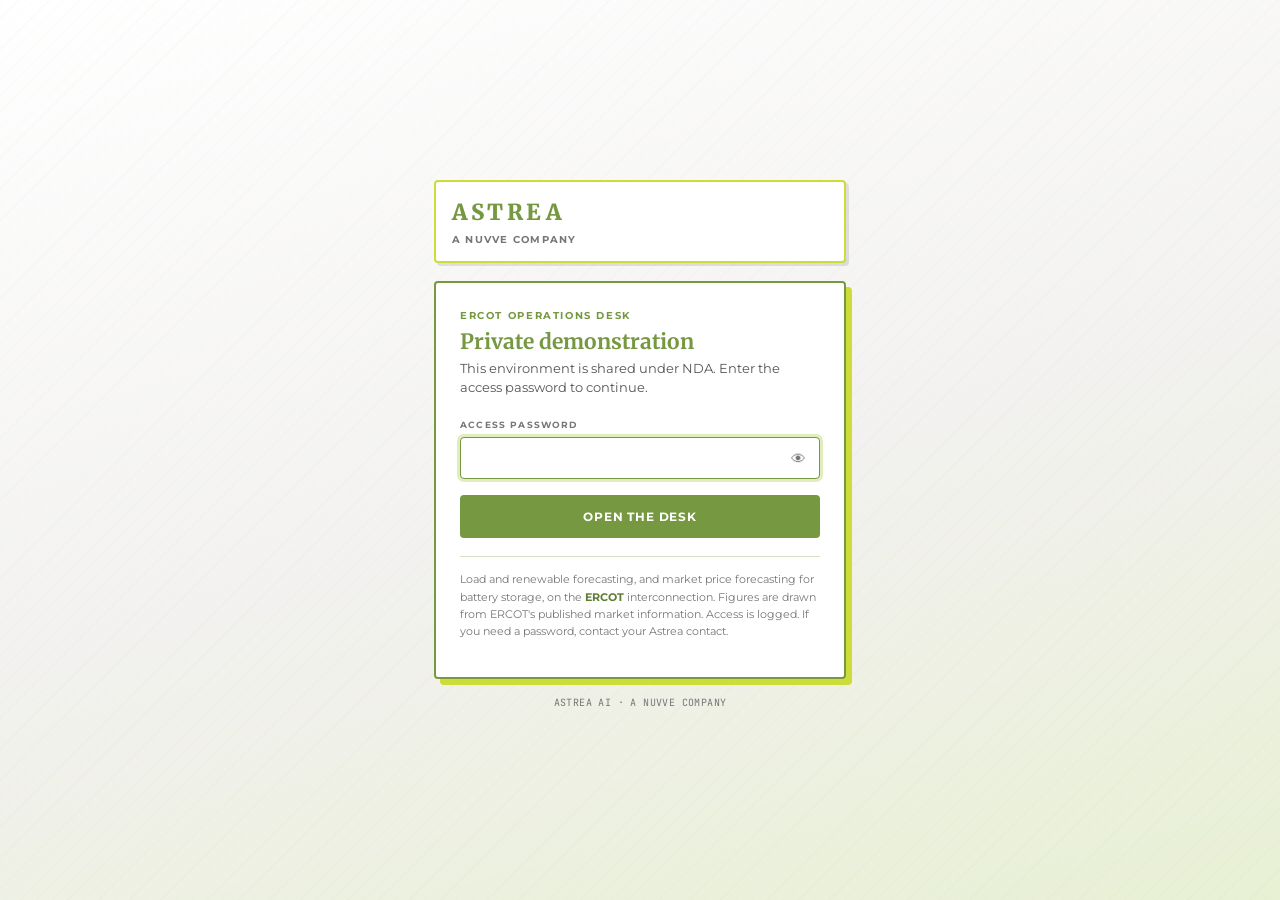
<file: login.html>
<!doctype html>
<html lang="en">
<head>
<meta charset="utf-8">
<meta name="viewport" content="width=device-width,initial-scale=1">
<title>Astrea — Sign in</title>
<meta name="description" content="Astrea ERCOT Desk — private demonstration environment.">
<meta name="robots" content="noindex,nofollow">
<meta name="color-scheme" content="light">
<link rel="preconnect" href="https://fonts.googleapis.com">
<link rel="preconnect" href="https://fonts.gstatic.com" crossorigin>
<link rel="stylesheet" href="https://fonts.googleapis.com/css2?family=Merriweather:wght@700;900&family=Montserrat:wght@400;500;600;700&family=JetBrains+Mono:wght@400;500&display=swap">
<style>
:root{
  --green:#759840; --green-dk:#5F7D33; --green-lt:#ABCA47; --lime:#CDDC38;
  --bg:#F2F1EF; --card:#FFFFFF; --well:#F8F9F4;
  --ink:#111; --ink-3:#555; --ink-4:#767676;
  --line:rgba(117,152,64,.30); --neg:#C23B2E; --neg-bg:#FBEBE9;
  --ff-d:'Merriweather',Georgia,serif; --ff-u:'Montserrat',system-ui,sans-serif;
  --ff-m:'JetBrains Mono',ui-monospace,Menlo,monospace;
}
*{box-sizing:border-box}
html,body{height:100%}
body{
  margin:0; font-family:var(--ff-u); color:var(--ink); font-size:14px; line-height:1.5;
  -webkit-font-smoothing:antialiased;
  display:grid; place-items:center; padding:24px;
  background:
    repeating-linear-gradient(-45deg,transparent,transparent 10px,rgba(117,152,64,.03) 10px,rgba(117,152,64,.03) 11px),
    linear-gradient(165deg,#fff 0%,#F2F1EF 55%,#E8F0D4 100%);
  background-attachment:fixed;
}
.wrap{width:100%;max-width:412px}
.brand{
  background:var(--card); border:2px solid var(--lime); border-radius:4px;
  padding:14px 16px; box-shadow:3px 3px 0 rgba(0,0,0,.10); margin-bottom:18px;
}
.brand h1{font-family:var(--ff-d);font-weight:900;font-size:22px;letter-spacing:.16em;color:var(--green);margin:0}
.brand p{font-size:9.5px;letter-spacing:.13em;text-transform:uppercase;color:var(--ink-4);margin:4px 0 0;font-weight:700}
.card{
  background:var(--card); border:2px solid var(--green); border-radius:4px;
  padding:26px 24px; box-shadow:6px 6px 0 var(--lime);
}
.kicker{font-size:9.5px;letter-spacing:.17em;text-transform:uppercase;font-weight:700;color:var(--green);margin:0}
h2{font-family:var(--ff-d);font-size:21px;color:var(--green);margin:6px 0 6px;line-height:1.2}
.sub{font-size:12.5px;color:var(--ink-3);margin:0 0 20px}
label{display:block;font-size:9px;letter-spacing:.13em;text-transform:uppercase;color:var(--ink-4);font-weight:700;margin-bottom:6px}
.pwrow{position:relative;display:flex}
input[type=password],input[type=text]{
  width:100%; font-family:var(--ff-m); font-size:14px; padding:11px 44px 11px 12px;
  border:1px solid var(--line); border-radius:4px; background:var(--well); color:var(--ink);
}
input:focus{outline:none;border-color:var(--green);background:#fff;box-shadow:0 0 0 3px rgba(171,202,71,.35)}
.peek{
  position:absolute; right:4px; top:4px; bottom:4px; width:36px; border:0; background:transparent;
  cursor:pointer; color:var(--ink-4); font-size:15px; border-radius:3px;
}
.peek:hover{color:var(--green);background:var(--well)}
button.go{
  width:100%; margin-top:16px; padding:12px; border:2px solid var(--green); border-radius:4px;
  background:var(--green); color:#fff; font-family:var(--ff-u); font-weight:700; font-size:12px;
  letter-spacing:.07em; text-transform:uppercase; cursor:pointer; transition:.13s;
}
button.go:hover:not(:disabled){background:var(--green-lt);border-color:var(--green-lt);color:#111}
button.go:disabled{opacity:.55;cursor:progress}
.err{
  display:none; margin-top:14px; padding:9px 11px; border-radius:3px; font-size:12px;
  background:var(--neg-bg); border-left:3px solid var(--neg); color:#8E2C21;
}
.err.show{display:block}
.foot{margin-top:18px;padding-top:14px;border-top:1px solid var(--line);font-size:10.5px;color:var(--ink-4);line-height:1.65}
.foot b{color:var(--green-dk)}
.meta{text-align:center;margin-top:16px;font-size:10px;color:var(--ink-4);font-family:var(--ff-m);letter-spacing:.04em}
@media (prefers-reduced-motion:reduce){*{transition:none!important}}
</style>
</head>
<body>
<main class="wrap">
  <div class="brand">
    <h1>ASTREA</h1>
    <p>a Nuvve company</p>
  </div>

  <div class="card">
    <p class="kicker">ERCOT operations desk</p>
    <h2>Private demonstration</h2>
    <p class="sub">This environment is shared under NDA. Enter the access password to continue.</p>

    <form id="f" autocomplete="off" novalidate>
      <label for="pw">Access password</label>
      <div class="pwrow">
        <input id="pw" name="password" type="password" required autofocus
               autocomplete="current-password" spellcheck="false" aria-describedby="err">
        <button type="button" class="peek" id="peek" aria-label="Show password" title="Show password">👁</button>
      </div>
      <button type="submit" class="go" id="go">Open the desk</button>
      <p class="err" id="err" role="alert" aria-live="polite"></p>
    </form>

    <p class="foot">
      Load and renewable forecasting, and market price forecasting for battery storage, on the
      <b>ERCOT</b> interconnection. Figures are drawn from ERCOT's published market information.
      Access is logged. If you need a password, contact your Astrea contact.
    </p>
  </div>

  <p class="meta">ASTREA AI · A NUVVE COMPANY</p>
</main>

<script>
(function () {
  var f = document.getElementById('f'),
      pw = document.getElementById('pw'),
      go = document.getElementById('go'),
      err = document.getElementById('err'),
      peek = document.getElementById('peek');

  function next() {
    var p = new URLSearchParams(location.search).get('next') || '/';
    // Only ever redirect inside this origin.
    return (p.charAt(0) === '/' && p.charAt(1) !== '/') ? p : '/';
  }

  peek.addEventListener('click', function () {
    var show = pw.type === 'password';
    pw.type = show ? 'text' : 'password';
    peek.setAttribute('aria-label', show ? 'Hide password' : 'Show password');
    pw.focus();
  });

  pw.addEventListener('input', function () { err.classList.remove('show'); });

  f.addEventListener('submit', function (e) {
    e.preventDefault();
    if (!pw.value) { show('Enter the access password.'); return; }
    go.disabled = true; go.textContent = 'Checking…'; err.classList.remove('show');

    fetch('/api/login', {
      method: 'POST',
      headers: { 'content-type': 'application/json' },
      body: JSON.stringify({ password: pw.value })
    })
      .then(function (r) { return r.json().then(function (j) { return { ok: r.ok, j: j }; }); })
      .then(function (res) {
        if (res.ok) { location.replace(next()); return; }
        show(res.j && res.j.error ? res.j.error : 'That password is not recognised.');
      })
      .catch(function () { show('Could not reach the server. Try again.'); })
      .finally(function () { go.disabled = false; go.textContent = 'Open the desk'; });
  });

  function show(m) {
    err.textContent = m; err.classList.add('show');
    pw.select(); pw.focus();
  }
})();
</script>
</body>
</html>
</file>
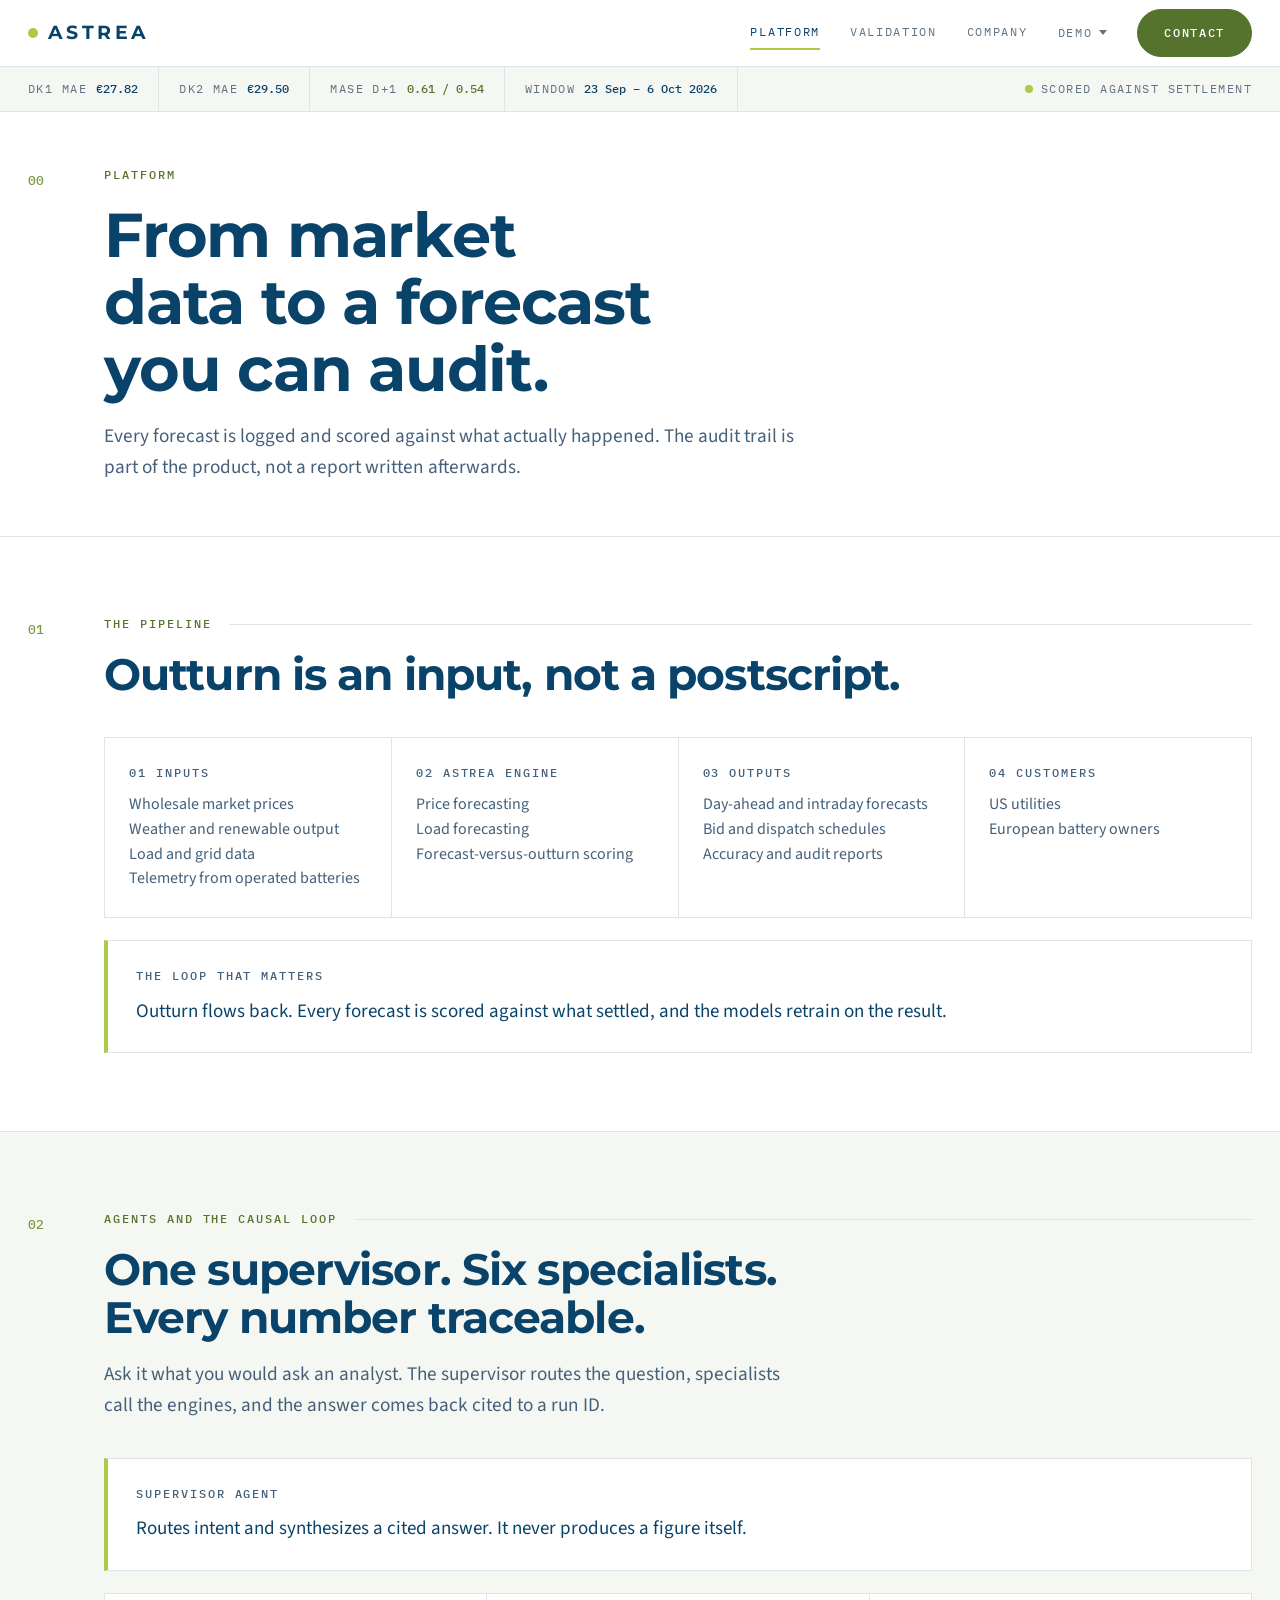
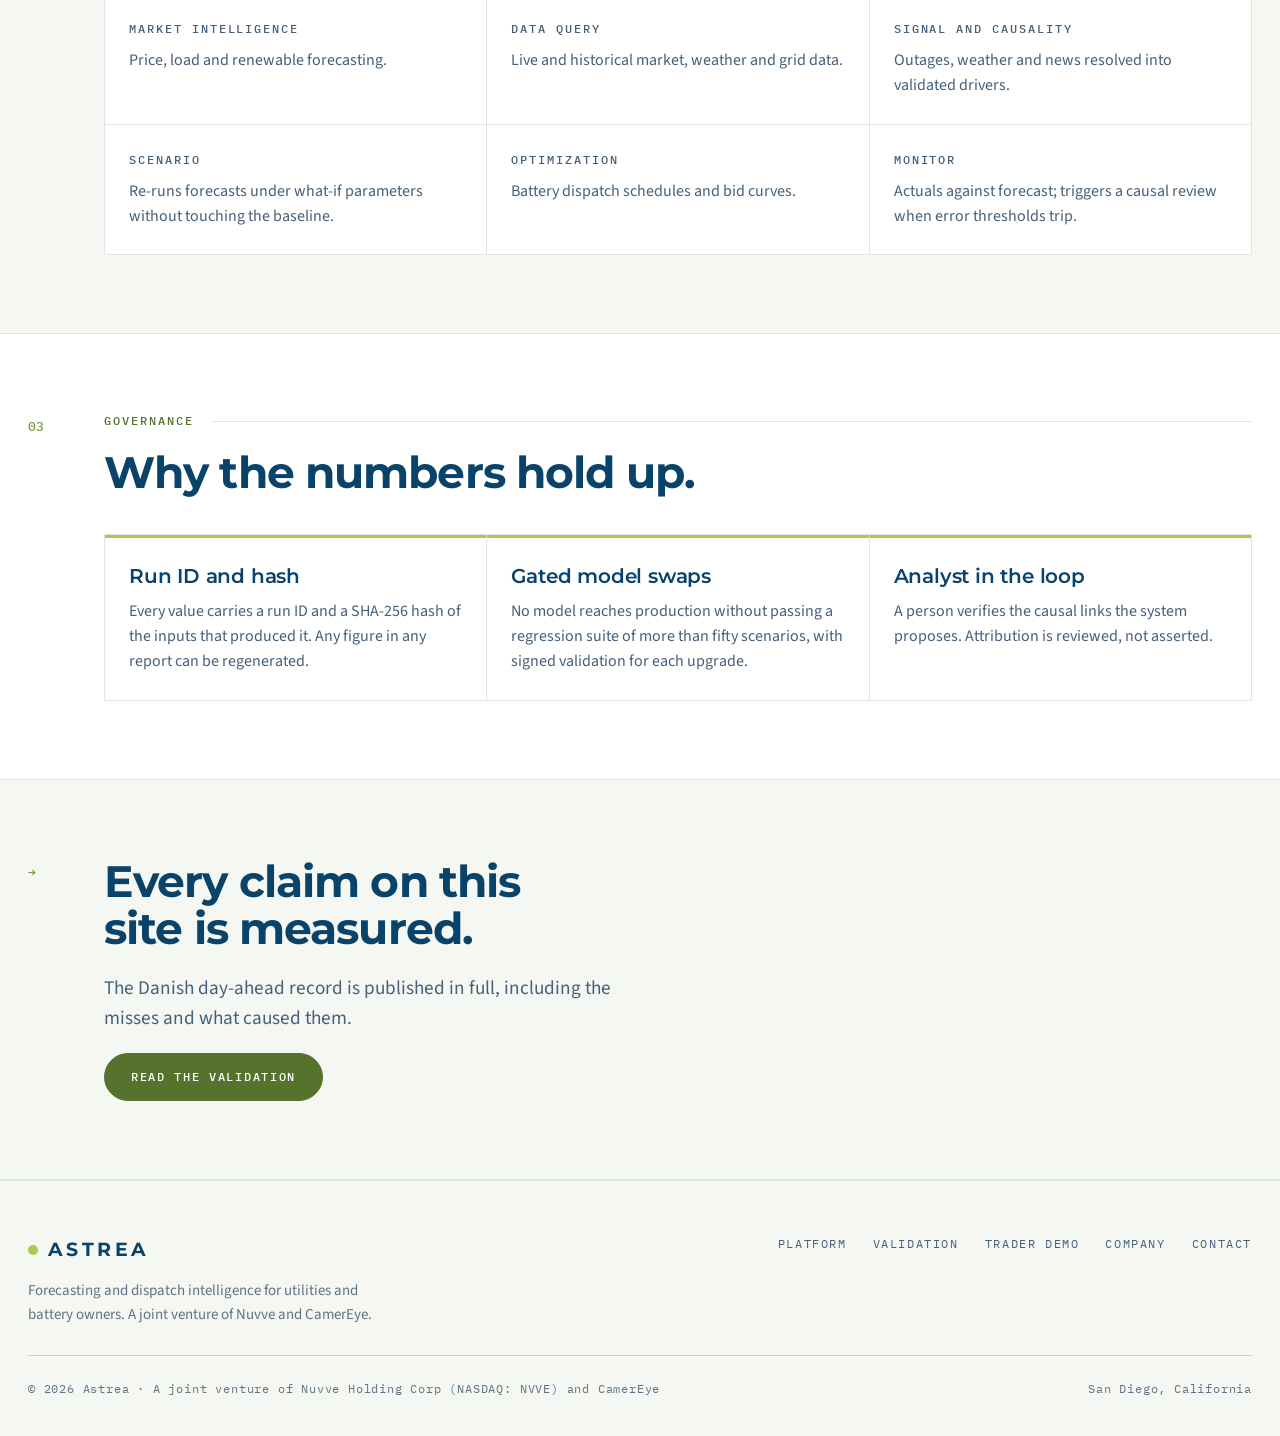
<file: platform.html>
<!DOCTYPE html>
<html lang="en">
<head>
<meta charset="utf-8">
<meta name="viewport" content="width=device-width, initial-scale=1">
<title>Platform — Astrea</title>
<meta name="description" content="Market data to an audited forecast: the pipeline, the agent layer, and the governance that makes every number reproducible.">
<meta property="og:title" content="Platform — Astrea">
<meta property="og:description" content="Market data to an audited forecast: the pipeline, the agent layer, and the governance that makes every number reproducible.">
<meta property="og:type" content="website">
<meta name="theme-color" content="#FFFFFF">
<link rel="preconnect" href="https://fonts.googleapis.com">
<link rel="preconnect" href="https://fonts.gstatic.com" crossorigin>
<link rel="stylesheet" href="https://fonts.googleapis.com/css2?family=IBM+Plex+Mono:wght@400;500;600&family=Montserrat:wght@600;700&family=Source+Sans+3:wght@400;600&display=swap">
<link rel="stylesheet" href="/assets/css/styles.css?v=2">
<link rel="icon" href="/assets/favicon.svg?v=2" type="image/svg+xml">
</head>
<body>

<header class="site">
  <div class="wrap site-in">
    <a class="brand" href="/">Astrea</a>
    <button class="mtoggle" id="navToggle" aria-expanded="false" aria-controls="menu">Menu</button>
    <nav class="menu" id="menu">
      <a class="mlink" href="/platform">Platform</a>
      <a class="mlink" href="/validation">Validation</a>
      <a class="mlink" href="/company">Company</a>
      <div class="dd">
        <button class="dd-btn" id="ddBtn" aria-expanded="false" aria-haspopup="true" aria-controls="ddmenu">Demo <span class="dd-caret" aria-hidden="true"></span></button>
        <div class="dd-menu" id="ddmenu">
          <a class="dd-item" href="/demo"><strong>Trader demo</strong><span>Day-ahead forecast against the cleared price, DK1 and DK2</span></a>
          <a class="dd-item" href="/validation#record"><strong>Forecast record</strong><span>Fourteen graded calls, with driver attribution</span></a>
        </div>
      </div>
      <a class="btn" href="/company#contact">Contact</a>
    </nav>
  </div>
</header>

<div class="rail">
  <div class="wrap rail-in">
    <div class="rail-cell"><span class="rail-k">DK1 MAE</span><span class="rail-v">&euro;27.82</span></div>
    <div class="rail-cell"><span class="rail-k">DK2 MAE</span><span class="rail-v">&euro;29.50</span></div>
    <div class="rail-cell"><span class="rail-k">MASE D+1</span><span class="rail-v up">0.61 / 0.54</span></div>
    <div class="rail-cell"><span class="rail-k">Window</span><span class="rail-v">23 Sep &ndash; 6 Oct 2026</span></div>
    <div class="rail-cell"><span class="live">Scored against settlement</span></div>
  </div>
</div>

<main>

<section class="ch ch-tight">
  <div class="wrap ch-cols">
    <div class="ch-ix">00</div>
    <div class="stack" style="gap:18px">
      <p class="tag">Platform</p>
      <h1 class="display" style="max-width:17ch">From market data to a forecast you can audit.</h1>
      <p class="lead">Every forecast is logged and scored against what actually happened. The audit trail is part of the product, not a report written afterwards.</p>
    </div>
  </div>
</section>

<section class="ch">
  <div class="wrap">
<div class="ch-head">
<div class="ch-ix">01</div>
<div class="ch-body">
<p class="tag ch-rule">The pipeline</p>
<h2 class="display">Outturn is an input, not a postscript.</h2>
</div>
</div>
    <div class="ch-cols">
      <div></div>
      <div class="stack" style="gap:22px">
        <div class="mods m4">
          <div class="mod">
            <p class="tag">01 Inputs</p>
            <p>Wholesale market prices<br>Weather and renewable output<br>Load and grid data<br>Telemetry from operated batteries</p>
          </div>
          <div class="mod">
            <p class="tag">02 Astrea engine</p>
            <p>Price forecasting<br>Load forecasting<br>Forecast-versus-outturn scoring</p>
          </div>
          <div class="mod">
            <p class="tag">03 Outputs</p>
            <p>Day-ahead and intraday forecasts<br>Bid and dispatch schedules<br>Accuracy and audit reports</p>
          </div>
          <div class="mod">
            <p class="tag">04 Customers</p>
            <p>US utilities<br>European battery owners</p>
          </div>
        </div>
        <div class="slab">
          <p class="tag">The loop that matters</p>
          <p class="big">Outturn flows back. Every forecast is scored against what settled, and the models retrain on the result.</p>
        </div>
      </div>
    </div>
  </div>
</section>

<section class="ch ch-fill">
  <div class="wrap">
<div class="ch-head">
<div class="ch-ix">02</div>
<div class="ch-body">
<p class="tag ch-rule">Agents and the causal loop</p>
<h2 class="display">One supervisor. Six specialists. Every number traceable.</h2>
<p class="lead">Ask it what you would ask an analyst. The supervisor routes the question, specialists call the engines, and the answer comes back cited to a run ID.</p>
</div>
</div>
    <div class="ch-cols">
      <div></div>
      <div class="stack" style="gap:22px">
        <div class="slab">
          <p class="tag">Supervisor agent</p>
          <p class="big">Routes intent and synthesizes a cited answer. It never produces a figure itself.</p>
        </div>
        <div class="mods m3">
          <div class="mod"><p class="tag">Market intelligence</p><p>Price, load and renewable forecasting.</p></div>
          <div class="mod"><p class="tag">Data query</p><p>Live and historical market, weather and grid data.</p></div>
          <div class="mod"><p class="tag">Signal and causality</p><p>Outages, weather and news resolved into validated drivers.</p></div>
          <div class="mod"><p class="tag">Scenario</p><p>Re-runs forecasts under what-if parameters without touching the baseline.</p></div>
          <div class="mod"><p class="tag">Optimization</p><p>Battery dispatch schedules and bid curves.</p></div>
          <div class="mod"><p class="tag">Monitor</p><p>Actuals against forecast; triggers a causal review when error thresholds trip.</p></div>
        </div>
      </div>
    </div>
  </div>
</section>

<section class="ch">
  <div class="wrap">
<div class="ch-head">
<div class="ch-ix">03</div>
<div class="ch-body">
<p class="tag ch-rule">Governance</p>
<h2 class="display">Why the numbers hold up.</h2>
</div>
</div>
    <div class="ch-cols">
      <div></div>
      <div class="mods m3">
        <div class="mod mod-top">
          <h3>Run ID and hash</h3>
          <p>Every value carries a run ID and a SHA-256 hash of the inputs that produced it. Any figure in any report can be regenerated.</p>
        </div>
        <div class="mod mod-top">
          <h3>Gated model swaps</h3>
          <p>No model reaches production without passing a regression suite of more than fifty scenarios, with signed validation for each upgrade.</p>
        </div>
        <div class="mod mod-top">
          <h3>Analyst in the loop</h3>
          <p>A person verifies the causal links the system proposes. Attribution is reviewed, not asserted.</p>
        </div>
      </div>
    </div>
  </div>
</section>

<section class="ch ch-fill">
  <div class="wrap ch-cols">
    <div class="ch-ix">&rarr;</div>
    <div class="stack" style="gap:20px;align-items:flex-start">
      <h2 class="display" style="max-width:18ch">Every claim on this site is measured.</h2>
      <p class="lead" style="max-width:56ch">The Danish day-ahead record is published in full, including the misses and what caused them.</p>
      <a class="btn" href="/validation">Read the validation</a>
    </div>
  </div>
</section>
</main>

<footer class="foot">
  <div class="wrap">
    <div class="foot-top">
      <div>
        <a class="brand" href="/">Astrea</a>
        <p>Forecasting and dispatch intelligence for utilities and battery owners. A joint venture of Nuvve and CamerEye.</p>
      </div>
      <nav class="foot-nav">
        <a href="/platform">Platform</a>
        <a href="/validation">Validation</a>
        <a href="/demo">Trader demo</a>
        <a href="/company">Company</a>
        <a href="/company#contact">Contact</a>
      </nav>
    </div>
    <div class="foot-bot">
      <span>&copy; 2026 Astrea &middot; A joint venture of Nuvve Holding Corp (NASDAQ: NVVE) and CamerEye</span>
      <span>San Diego, California</span>
    </div>
  </div>
</footer>

<script src="/assets/js/nav.js?v=2" defer></script>
</body>
</html>
</file>
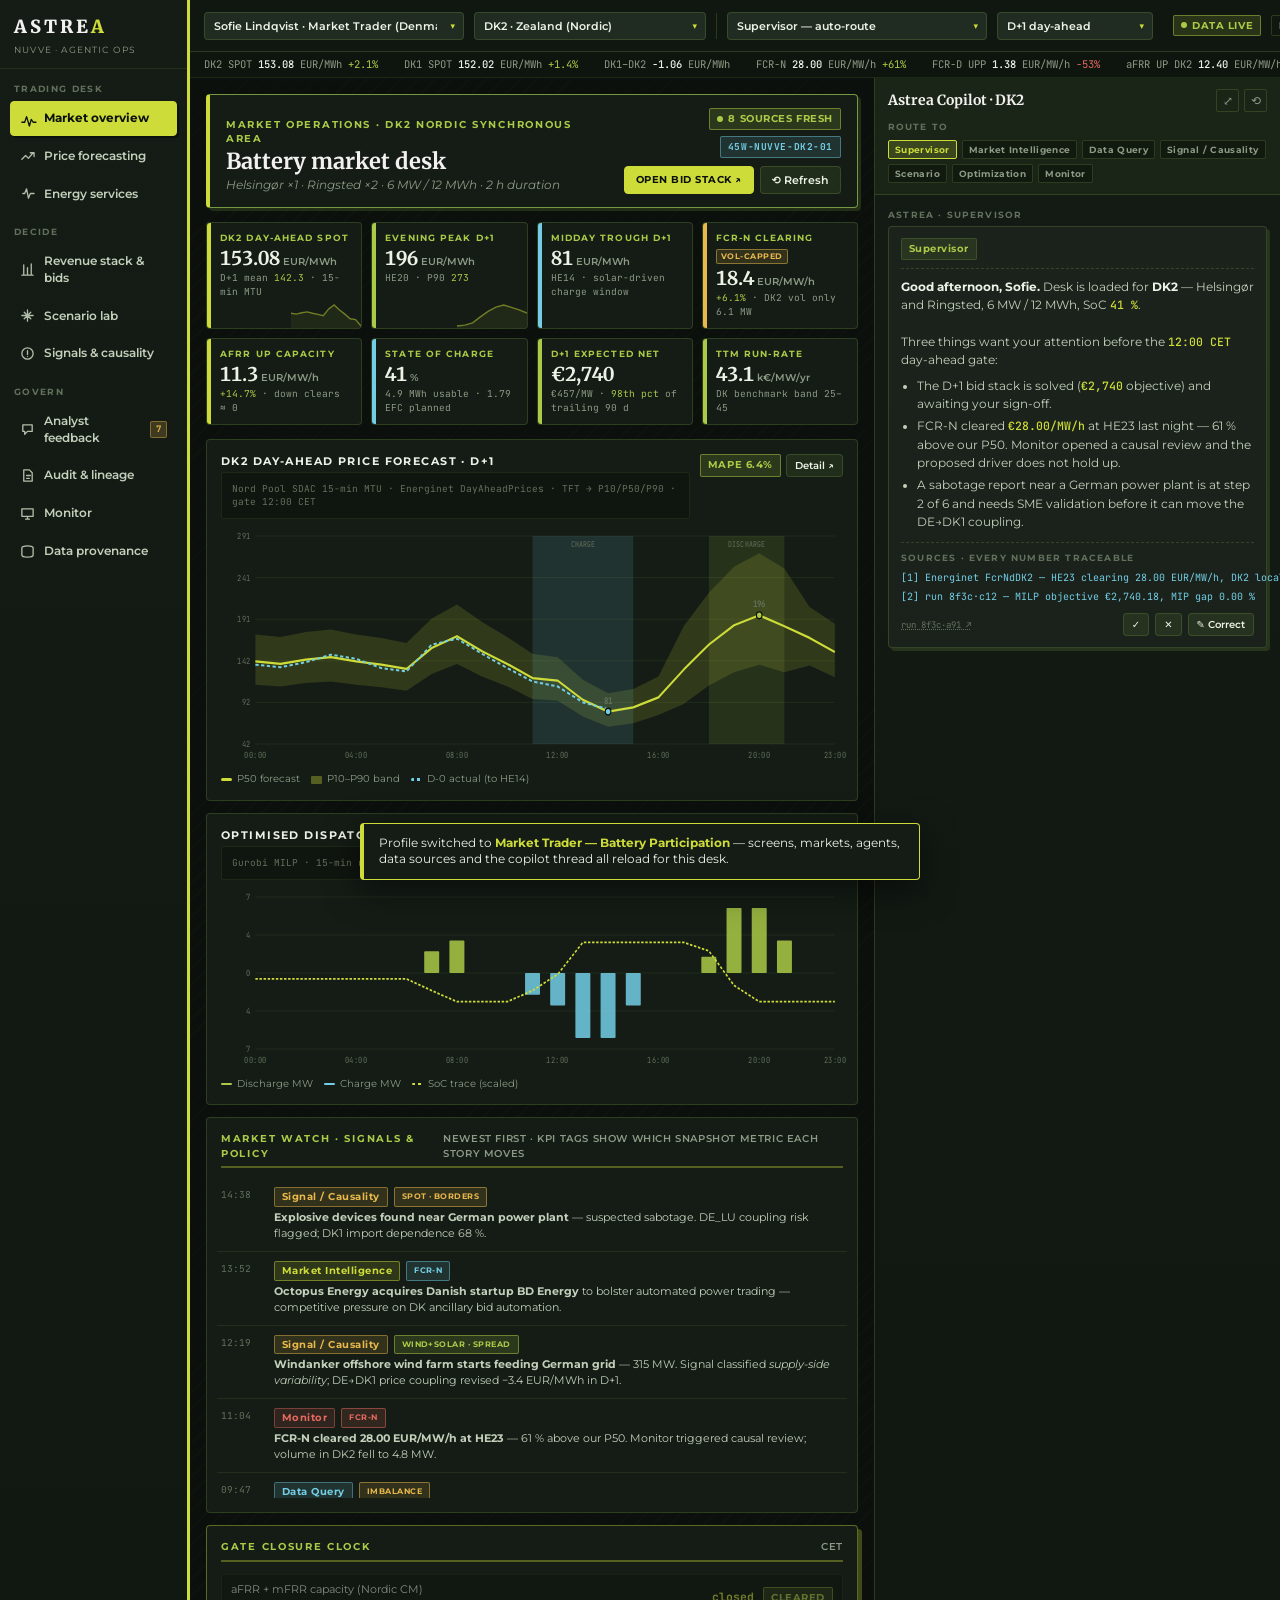
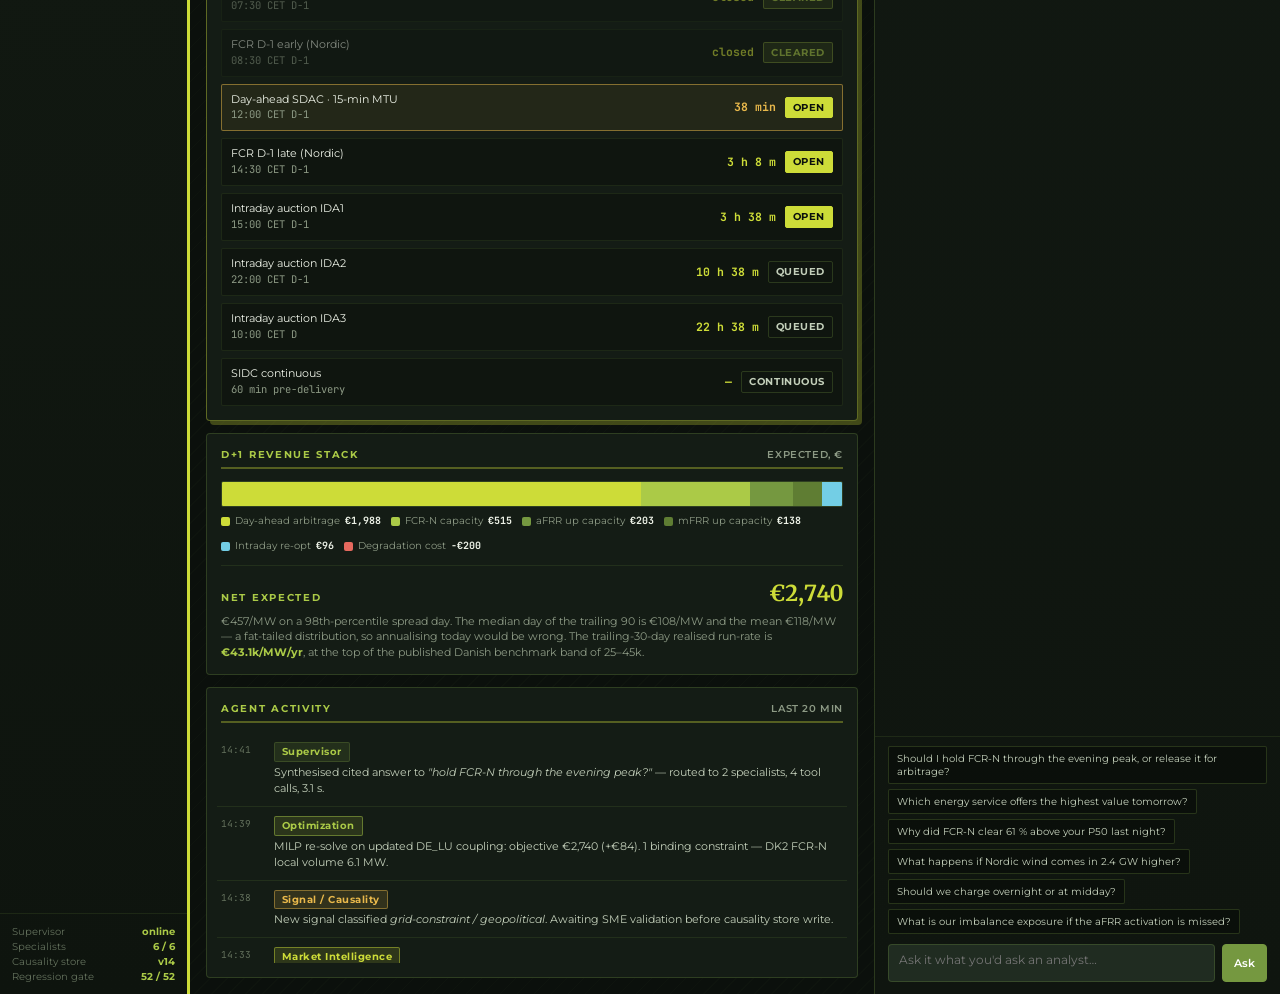
<file: standalone.html>
<!doctype html><html><head><meta charset="utf-8"><meta name="viewport" content="width=device-width,initial-scale=1"><style>html,body{margin:0}img{max-width:100%}[hidden]{display:none!important}</style><title>Astrea Operations Desk</title>
<style>
@import url('https://fonts.googleapis.com/css2?family=Merriweather:wght@700;900&family=Montserrat:ital,wght@0,400;0,500;0,600;0,700;1,400&family=JetBrains+Mono:wght@400;500;700&display=swap');

/* ============================================================
   ASTREA DESIGN TOKENS  —  Nuvve green, dark trading-desk variant
   Derived from energy-poc.camereye.ai
   ============================================================ */
:root{
  /* brand */
  --nv-green:        #759840;
  --nv-green-dk:     #5F7D33;
  --nv-green-lt:     #ABCA47;
  --nv-lime:         #CDDC38;
  --nv-cyan:         #73CEE5;
  --nv-cream:        #F2F1EF;

  /* dark canvas ramp */
  --bg-0:  #0B100C;   /* app ground */
  --bg-1:  #111811;   /* rail / topbar */
  --bg-2:  #16201703; /* unused */
  --panel: #141C15;   /* cards */
  --panel-2:#1A241B;  /* nested / hover */
  --panel-3:#202C21;  /* input wells */

  /* strokes */
  --line:      rgba(117,152,64,.28);
  --line-soft: rgba(117,152,64,.15);
  --line-hard: rgba(205,220,56,.55);

  /* text */
  --tx-0: #EDF2E7;
  --tx-1: #C3CFBA;
  --tx-2: #8D9A85;
  --tx-3: #63705C;

  /* semantic */
  --pos:  #ABCA47;
  --neg:  #E5695E;
  --warn: #E8B84B;
  --info: #73CEE5;
  --mag:  #C89BE0;

  /* type */
  --ff-display: 'Merriweather', Georgia, serif;
  --ff-ui: 'Montserrat', system-ui, sans-serif;
  --ff-mono: 'JetBrains Mono', ui-monospace, Menlo, monospace;

  --r: 4px;                       /* POC uses 4px everywhere */
  --sh-hard: 3px 3px 0 rgba(117,152,64,.22);
  --sh-lime: 4px 4px 0 rgba(205,220,56,.28);
}

*{box-sizing:border-box}
html,body{margin:0;padding:0}
body{
  background:var(--bg-0);
  color:var(--tx-0);
  font-family:var(--ff-ui);
  font-size:13px;
  line-height:1.45;
  -webkit-font-smoothing:antialiased;
  overflow:hidden;
}
button,input,select,textarea{font-family:inherit;font-size:inherit;color:inherit}
::-webkit-scrollbar{width:9px;height:9px}
::-webkit-scrollbar-track{background:transparent}
::-webkit-scrollbar-thumb{background:rgba(117,152,64,.3);border-radius:9px}
::-webkit-scrollbar-thumb:hover{background:rgba(171,202,71,.5)}

/* ---------- primitives ---------- */
.kicker{font-size:9.5px;letter-spacing:.18em;text-transform:uppercase;font-weight:700;color:var(--nv-green-lt);margin:0}
.sect{font-size:10px;letter-spacing:.17em;text-transform:uppercase;font-weight:700;color:var(--nv-green-lt);
  border-bottom:2px solid rgba(205,220,56,.35);padding-bottom:5px;margin:0 0 12px;display:flex;align-items:center;gap:8px;justify-content:space-between}
.sect .r{border:0;font-weight:600;letter-spacing:.06em;color:var(--tx-2)}
.mono{font-family:var(--ff-mono)}
.num{font-family:var(--ff-display);font-weight:700;font-variant-numeric:tabular-nums}
.muted{color:var(--tx-2)}
.tiny{font-size:10.5px}
.hair{height:1px;background:var(--line-soft);border:0;margin:12px 0}

.pill{display:inline-flex;align-items:center;gap:5px;font-size:9.5px;font-weight:700;letter-spacing:.06em;
  text-transform:uppercase;padding:3px 7px;border-radius:2px;border:1px solid var(--line);color:var(--tx-1);background:rgba(117,152,64,.10);white-space:nowrap}
.pill.lime{background:var(--nv-lime);color:#0B100C;border-color:var(--nv-lime)}
.pill.ok{background:rgba(171,202,71,.16);border-color:rgba(171,202,71,.5);color:var(--pos)}
.pill.bad{background:rgba(229,105,94,.14);border-color:rgba(229,105,94,.5);color:var(--neg)}
.pill.warn{background:rgba(232,184,75,.14);border-color:rgba(232,184,75,.5);color:var(--warn)}
.pill.info{background:rgba(115,206,229,.13);border-color:rgba(115,206,229,.45);color:var(--info)}
.pill.mag{background:rgba(200,155,224,.13);border-color:rgba(200,155,224,.45);color:var(--mag)}
.pill.ghost{background:transparent}
.dot{width:6px;height:6px;border-radius:50%;background:var(--pos);display:inline-block;flex:none}
.dot.live{animation:pulse 1.9s ease-in-out infinite}
.dot.w{background:var(--warn)} .dot.b{background:var(--neg)} .dot.i{background:var(--info)}
@keyframes pulse{0%,100%{opacity:1}50%{opacity:.32}}

.btn{display:inline-flex;align-items:center;justify-content:center;gap:6px;cursor:pointer;
  background:rgba(117,152,64,.14);border:1px solid var(--line);color:var(--tx-0);
  border-radius:var(--r);padding:6px 11px;font-size:11px;font-weight:600;transition:.13s;white-space:nowrap}
.btn:hover{background:rgba(171,202,71,.2);border-color:var(--nv-green-lt)}
.btn.pri{background:var(--nv-green);border-color:var(--nv-green);color:#fff}
.btn.pri:hover{background:var(--nv-green-lt);border-color:var(--nv-green-lt);color:#0B100C}
.btn.cta{background:var(--nv-lime);border-color:var(--nv-lime);color:#0B100C;font-weight:700;
  text-transform:uppercase;letter-spacing:.05em;font-size:10px}
.btn.cta:hover{background:var(--nv-green-lt)}
.btn.sm{padding:4px 8px;font-size:10px}
.btn.danger:hover{background:rgba(229,105,94,.2);border-color:var(--neg)}
.btn[disabled]{opacity:.4;cursor:not-allowed}

.card{background:var(--panel);border:1px solid var(--line);border-radius:var(--r);padding:14px}
.card.hi{border-color:rgba(205,220,56,.4);box-shadow:var(--sh-lime)}
.card.flush{padding:0;overflow:hidden}
.grid{display:grid;gap:12px}

table.tbl{width:100%;min-width:100%;border-collapse:collapse;font-size:11.5px}
table.tbl th{text-align:left;font-size:9.5px;letter-spacing:.11em;text-transform:uppercase;color:var(--tx-2);
  font-weight:700;padding:7px 9px;border-bottom:1px solid var(--line);background:rgba(117,152,64,.06);white-space:nowrap}
table.tbl td{padding:7px 9px;border-bottom:1px solid var(--line-soft);vertical-align:middle;overflow-wrap:anywhere}
table.tbl tbody tr:hover{background:rgba(117,152,64,.07)}
table.tbl td.r,table.tbl th.r{text-align:right;font-family:var(--ff-mono);font-variant-numeric:tabular-nums}
table.tbl th.r{font-family:var(--ff-ui)}

/* ============================================================
   APP SHELL
   ============================================================ */
.app{display:grid;grid-template-columns:212px 1fr;height:100vh;width:100vw}

/* --- left rail --- */
.rail{background:linear-gradient(180deg,#141C15 0%,#111811 60%,#0E140E 100%);
  border-right:3px solid var(--nv-lime);display:flex;flex-direction:column;overflow:hidden}
.rail-brand{padding:14px 14px 12px;border-bottom:1px solid var(--line-soft)}
.logo{font-family:var(--ff-display);font-weight:900;font-size:18px;letter-spacing:.16em;color:var(--nv-cream);margin:0}
.logo span{color:var(--nv-lime)}
.rail-brand .sub{font-size:9px;letter-spacing:.13em;text-transform:uppercase;color:var(--tx-2);margin:3px 0 0}
.rail-scroll{flex:1;overflow-y:auto;padding:11px 10px 8px}
.navgrp{font-size:9px;letter-spacing:.15em;text-transform:uppercase;color:var(--tx-3);font-weight:700;margin:14px 4px 6px}
.navgrp:first-child{margin-top:2px}
.nav{display:flex;align-items:center;gap:9px;padding:8px 9px;border-radius:var(--r);cursor:pointer;
  color:var(--tx-1);font-size:11.5px;font-weight:600;margin-bottom:3px;border:1px solid transparent;transition:.12s}
.nav:hover{background:rgba(0,0,0,.35);border-color:var(--line);color:var(--tx-0)}
.nav.on{background:var(--nv-lime);color:#0B100C;font-weight:700;border-color:var(--nv-lime);box-shadow:2px 2px 0 rgba(0,0,0,.35)}
.nav .ic{width:15px;height:15px;flex:none;opacity:.9}
.nav.on .ic{opacity:1}
.nav .bdg{margin-left:auto;font-family:var(--ff-mono);font-size:9px;font-weight:700;padding:1px 5px;border-radius:2px;
  background:rgba(232,184,75,.2);color:var(--warn);border:1px solid rgba(232,184,75,.4)}
.nav.on .bdg{background:rgba(0,0,0,.22);color:#0B100C;border-color:rgba(0,0,0,.3)}
.rail-foot{border-top:1px solid var(--line-soft);padding:10px 12px;font-size:9.5px;color:var(--tx-3);line-height:1.6}
.rail-foot .row{display:flex;justify-content:space-between;gap:6px}
.rail-foot b{color:var(--nv-green-lt);font-weight:700}

/* --- main column --- */
.main{display:flex;flex-direction:column;min-width:0;background:
  repeating-linear-gradient(-45deg,transparent,transparent 11px,rgba(117,152,64,.022) 11px,rgba(117,152,64,.022) 12px),
  radial-gradient(1200px 500px at 15% -10%, rgba(117,152,64,.09), transparent 70%),
  var(--bg-0)}

.topbar{height:52px;flex:none;background:rgba(17,24,17,.94);border-bottom:1px solid var(--line);
  display:flex;align-items:center;gap:10px;padding:0 14px;backdrop-filter:blur(6px);z-index:30}
.selwrap{position:relative}
.sel{appearance:none;background:var(--panel-3);border:1px solid var(--line);border-radius:var(--r);
  padding:6px 26px 6px 9px;font-size:11px;font-weight:600;cursor:pointer;color:var(--tx-0);max-width:260px}
.sel:hover{border-color:var(--nv-green-lt)}
.sel:focus{outline:none;border-color:var(--nv-lime)}
.selwrap::after{content:"▾";position:absolute;right:9px;top:50%;transform:translateY(-50%);
  pointer-events:none;font-size:9px;color:var(--nv-lime)}
.sel-lbl{font-size:8.5px;letter-spacing:.14em;text-transform:uppercase;color:var(--tx-3);font-weight:700;display:block;margin-bottom:3px}
.tb-div{width:1px;height:26px;background:var(--line);flex:none}
.tb-sp{flex:1}
.clock{font-family:var(--ff-mono);font-size:11px;color:var(--tx-1);text-align:right;line-height:1.3}
.clock b{color:var(--nv-lime);font-weight:700}
.avatar{width:28px;height:28px;border-radius:2px;background:var(--nv-green);color:#fff;display:grid;place-items:center;
  font-weight:700;font-size:10.5px;border:1px solid var(--nv-lime);flex:none}

/* --- ticker tape --- */
.tape{height:26px;flex:none;background:#0E140E;border-bottom:1px solid var(--line-soft);overflow:hidden;display:flex;align-items:center}
.tape-in{display:flex;gap:26px;white-space:nowrap;animation:tick 46s linear infinite;padding-left:14px}
.tape:hover .tape-in{animation-play-state:paused}
@keyframes tick{from{transform:translateX(0)}to{transform:translateX(-50%)}}
.tk{font-family:var(--ff-mono);font-size:10.5px;color:var(--tx-2);display:flex;gap:6px;align-items:center}
.tk b{color:var(--tx-0);font-weight:500}
.tk .up{color:var(--pos)} .tk .dn{color:var(--neg)}

/* --- workspace --- */
.workspace{flex:1;display:flex;min-height:0}
.canvas{flex:1;overflow-y:auto;padding:16px;min-width:0}
.screen{display:none;animation:fade .22s ease}
.screen.on{display:block}
@keyframes fade{from{opacity:0;transform:translateY(5px)}to{opacity:1;transform:none}}

/* --- page hero --- */
.hero{display:flex;align-items:flex-end;justify-content:space-between;gap:14px;background:var(--panel);
  border:1px solid var(--nv-green);border-left:4px solid var(--nv-lime);border-radius:var(--r);
  padding:13px 16px;margin-bottom:14px;box-shadow:var(--sh-hard)}
.hero h1{font-family:var(--ff-display);font-size:22px;font-weight:700;color:var(--nv-cream);margin:3px 0 3px;line-height:1.15}
.hero .tag{font-size:11.5px;color:var(--tx-2);margin:0;font-style:italic}
.hero-r{display:flex;flex-direction:column;align-items:flex-end;gap:6px}

/* --- KPI strip --- */
.kpis{display:grid;grid-template-columns:repeat(auto-fit,minmax(128px,1fr));gap:9px;margin-bottom:14px}
.kpi{background:var(--panel);border:1px solid var(--line);border-radius:var(--r);padding:9px 11px 9px 13px;
  position:relative;overflow:hidden;cursor:pointer;transition:.13s}
.kpi::before{content:"";position:absolute;left:0;top:0;bottom:0;width:4px;background:var(--nv-lime)}
.kpi:hover{border-color:var(--nv-green-lt);background:var(--panel-2);transform:translateY(-1px)}
.kpi.acc-pos::before{background:var(--pos)} .kpi.acc-neg::before{background:var(--neg)}
.kpi.acc-warn::before{background:var(--warn)} .kpi.acc-info::before{background:var(--info)}
.kpi .k{font-size:8.5px;letter-spacing:.13em;text-transform:uppercase;font-weight:700;color:var(--nv-green-lt);margin:0;
  display:flex;justify-content:space-between;gap:5px;align-items:center;flex-wrap:wrap}
.kpi .v{font-family:var(--ff-display);font-weight:700;font-size:19px;color:var(--tx-0);margin:4px 0 0;line-height:1.1;font-variant-numeric:tabular-nums}
.kpi .v small{font-size:10px;font-family:var(--ff-ui);font-weight:600;color:var(--tx-2);margin-left:3px}
.kpi .s{font-size:9.5px;color:var(--tx-2);margin:2px 0 0;font-family:var(--ff-mono)}
.kpi .s .up{color:var(--pos)} .kpi .s .dn{color:var(--neg)}
.kpi .spark{position:absolute;right:0;bottom:0;opacity:.5}

/* --- layout helpers --- */
.c2{display:grid;grid-template-columns:1fr 1fr;gap:12px}
.c3{display:grid;grid-template-columns:repeat(3,1fr);gap:12px}
.c-23{display:grid;grid-template-columns:minmax(0,1.75fr) minmax(300px,1fr);gap:12px}
.c-32{display:grid;grid-template-columns:minmax(300px,1fr) minmax(0,1.7fr);gap:12px}
.c2>*,.c3>*,.c-23>*,.c-32>*,.stack>*{min-width:0}
.card{min-width:0}
.tblwrap{overflow-x:auto;max-width:100%}
.tblwrap::-webkit-scrollbar{height:7px}

.stack{display:flex;flex-direction:column;gap:12px}
.mb12{margin-bottom:12px}
@media(max-width:1560px){.c-23,.c-32,.c3{grid-template-columns:minmax(0,1fr)}}
@media(max-width:1520px){.copilot{width:352px}.app{grid-template-columns:190px 1fr}}
@media(max-width:1180px){.c2{grid-template-columns:minmax(0,1fr)}}

/* --- chart chrome --- */
.chart-hd{display:flex;justify-content:space-between;align-items:flex-start;gap:10px;margin-bottom:9px;flex-wrap:wrap}
.chart-hd>div:first-child{min-width:0;flex:1 1 220px}
.chart-hd h3{font-size:11px;letter-spacing:.13em;text-transform:uppercase;font-weight:700;color:var(--tx-0);margin:0}
.chart-hd .src{font-size:9.5px;color:var(--tx-3);font-family:var(--ff-mono);margin:2px 0 0}
.legend{display:flex;flex-wrap:wrap;gap:9px 11px;margin-top:8px;font-size:9.5px;color:var(--tx-2)}
.legend i{width:11px;height:2.5px;display:inline-block;margin-right:5px;vertical-align:middle;border-radius:2px}
.legend i.dash{background:repeating-linear-gradient(90deg,currentColor 0 3px,transparent 3px 6px)}
.legend i.band{height:8px;border-radius:1px;opacity:.35}
svg{display:block;overflow:visible}
.gl{stroke:rgba(117,152,64,.14);stroke-width:1}
.axl{fill:var(--tx-3);font-size:8.5px;font-family:var(--ff-mono)}

/* --- agent bits --- */
.agent-chip{display:inline-flex;align-items:center;gap:5px;font-size:9.5px;font-weight:700;letter-spacing:.05em;
  padding:2px 7px;border-radius:2px;background:rgba(117,152,64,.16);border:1px solid var(--line);color:var(--nv-green-lt);white-space:nowrap}
.agent-chip.mi{background:rgba(205,220,56,.14);border-color:rgba(205,220,56,.45);color:var(--nv-lime)}
.agent-chip.dq{background:rgba(115,206,229,.13);border-color:rgba(115,206,229,.4);color:var(--info)}
.agent-chip.sc{background:rgba(200,155,224,.13);border-color:rgba(200,155,224,.4);color:var(--mag)}
.agent-chip.op{background:rgba(171,202,71,.15);border-color:rgba(171,202,71,.45);color:var(--pos)}
.agent-chip.sg{background:rgba(232,184,75,.14);border-color:rgba(232,184,75,.45);color:var(--warn)}
.agent-chip.mo{background:rgba(229,105,94,.13);border-color:rgba(229,105,94,.4);color:var(--neg)}

.feed{max-height:320px;overflow-y:auto;margin:-2px -4px 0}
.fitem{display:flex;gap:9px;padding:9px 4px;border-bottom:1px solid var(--line-soft);cursor:pointer}
.fitem:hover{background:rgba(117,152,64,.06)}
.fitem .t{font-family:var(--ff-mono);font-size:9.5px;color:var(--tx-3);flex:none;width:44px;padding-top:2px;line-height:1.35}
.fitem .bd{flex:1;min-width:0}
.fitem .bd p{margin:3px 0 0;font-size:11px;color:var(--tx-1);line-height:1.45}
.fitem .bd .hdr{display:flex;gap:6px;align-items:center;flex-wrap:wrap}

/* --- decision card w/ analyst feedback --- */
.dec{background:var(--panel);border:1px solid var(--line);border-left:3px solid var(--nv-lime);border-radius:var(--r);padding:12px 13px;margin-bottom:10px}
.dec.pend{border-left-color:var(--warn)}
.dec.done{border-left-color:var(--pos)}
.dec.rej{border-left-color:var(--neg)}
.dec-hd{display:flex;justify-content:space-between;gap:8px;align-items:flex-start;margin-bottom:7px;flex-wrap:wrap}
.dec-hd>div{display:flex;gap:6px;align-items:center;flex-wrap:wrap}
.dec-hd h4{margin:0;font-size:12.5px;font-weight:700;color:var(--tx-0);min-width:0;overflow-wrap:anywhere;flex:1 1 140px}
.dec-meta{display:flex;flex-wrap:wrap;gap:6px;align-items:center;margin-bottom:8px}
.dec p.why{margin:0 0 9px;font-size:11.5px;color:var(--tx-1);line-height:1.55}
.drivers{display:flex;flex-direction:column;gap:5px;margin:0 0 10px;padding:9px 10px;background:rgba(0,0,0,.25);border-radius:2px;border:1px solid var(--line-soft)}
.dr{display:grid;grid-template-columns:minmax(80px,148px) minmax(24px,1fr) 56px;gap:9px;align-items:center;font-size:10.5px}
.dr .lbl{color:var(--tx-2);overflow-wrap:anywhere}
.dr .bar{height:6px;background:rgba(255,255,255,.05);border-radius:2px;overflow:hidden}
.dr .bar i{display:block;height:100%;background:var(--nv-green-lt)}
.dr .bar i.neg{background:var(--neg)}
.dr .val{text-align:right;font-family:var(--ff-mono);color:var(--tx-0);font-weight:500}
.fb{display:flex;gap:7px;align-items:center;flex-wrap:wrap;padding-top:9px;border-top:1px dashed var(--line)}
.fb .lb{font-size:9px;letter-spacing:.13em;text-transform:uppercase;font-weight:700;color:var(--tx-3);margin-right:2px}
.fb-note{margin:8px 0 0;font-size:10.5px;color:var(--pos);background:rgba(171,202,71,.1);
  border-left:3px solid var(--pos);padding:7px 9px;border-radius:2px;display:none}
.fb-note.show{display:block}

/* --- copilot / chat --- */
.copilot{width:406px;flex:none;background:linear-gradient(180deg,#131B14,#0F150F);border-left:1px solid var(--line);
  display:flex;flex-direction:column;min-height:0;transition:width .2s}
.copilot.wide{width:640px}
.cp-hd{flex:none;padding:11px 13px;border-bottom:1px solid var(--line);background:rgba(117,152,64,.07)}
.cp-hd .top{display:flex;justify-content:space-between;align-items:center;gap:8px}
.cp-hd h3{margin:0;font-family:var(--ff-display);font-size:14px;color:var(--nv-cream);font-weight:700}
.cp-hd .top .btns{display:flex;gap:5px}
.iconbtn{width:23px;height:23px;display:grid;place-items:center;border-radius:2px;border:1px solid var(--line);
  background:transparent;cursor:pointer;color:var(--tx-2);font-size:12px}
.iconbtn:hover{border-color:var(--nv-lime);color:var(--nv-lime)}
.cp-agents{display:flex;gap:5px;flex-wrap:wrap;margin-top:9px}
.aq{font-size:9px;font-weight:700;letter-spacing:.04em;padding:3px 6px;border-radius:2px;cursor:pointer;
  border:1px solid var(--line);background:rgba(0,0,0,.28);color:var(--tx-2);transition:.12s}
.aq:hover{border-color:var(--nv-green-lt);color:var(--tx-0)}
.aq.on{background:rgba(205,220,56,.18);border-color:var(--nv-lime);color:var(--nv-lime)}
.cp-body{flex:1;overflow-y:auto;padding:13px}
.msg{margin-bottom:14px}
.msg .who{display:flex;align-items:center;gap:6px;margin-bottom:5px;font-size:9px;letter-spacing:.13em;
  text-transform:uppercase;font-weight:700;color:var(--tx-3)}
.msg.u .bub{background:rgba(117,152,64,.18);border:1px solid var(--line);border-radius:var(--r);padding:9px 11px;font-size:11.5px;color:var(--tx-0)}
.msg.a .bub{background:rgba(255,255,255,.035);border:1px solid var(--line);border-radius:var(--r);
  padding:11px 12px;font-size:11.5px;color:var(--tx-1);line-height:1.6;box-shadow:var(--sh-hard)}
.msg.a .bub b{color:var(--tx-0)}
.msg.a .bub .hl{font-family:var(--ff-mono);color:var(--nv-lime);font-weight:500}
.msg.a .bub ul{margin:7px 0;padding-left:16px}
.msg.a .bub li{margin-bottom:4px}
.route{display:flex;gap:5px;flex-wrap:wrap;align-items:center;margin-bottom:9px;padding-bottom:8px;border-bottom:1px dashed var(--line)}
.route .arw{color:var(--tx-3);font-size:9px}
.cites{margin-top:10px;padding-top:9px;border-top:1px dashed var(--line)}
.cites .ttl{font-size:8.5px;letter-spacing:.14em;text-transform:uppercase;color:var(--tx-3);font-weight:700;margin-bottom:5px}
.cite{display:flex;gap:6px;font-size:10px;color:var(--tx-2);font-family:var(--ff-mono);margin-bottom:4px;align-items:baseline;line-height:1.5}
.cite>span:last-child{min-width:0;overflow-wrap:anywhere}
.cite span{color:var(--nv-cyan);flex:none}
.msg-foot{display:flex;gap:6px;align-items:center;margin-top:9px;flex-wrap:wrap}
.runid{font-family:var(--ff-mono);font-size:9px;color:var(--tx-3);cursor:pointer;text-decoration:underline dotted;white-space:nowrap}
.runid:hover{color:var(--nv-lime)}
.thinking{display:flex;gap:6px;align-items:center;font-size:10.5px;color:var(--tx-2);padding:7px 0}
.thinking .d{width:5px;height:5px;border-radius:50%;background:var(--nv-lime);animation:bounce 1.2s infinite}
.thinking .d:nth-child(2){animation-delay:.15s}.thinking .d:nth-child(3){animation-delay:.3s}
@keyframes bounce{0%,60%,100%{transform:translateY(0);opacity:.4}30%{transform:translateY(-4px);opacity:1}}
.cp-chips{flex:none;padding:9px 13px 0;display:flex;gap:5px;flex-wrap:wrap;border-top:1px solid var(--line-soft)}
.chip{font-size:10px;padding:5px 8px;border-radius:2px;border:1px solid var(--line);background:rgba(0,0,0,.28);
  color:var(--tx-1);cursor:pointer;transition:.12s;text-align:left}
.chip:hover{border-color:var(--nv-lime);color:var(--nv-lime);background:rgba(205,220,56,.08)}
.cp-in{flex:none;padding:10px 13px 12px;display:flex;gap:7px;align-items:flex-end}
.cp-in textarea{flex:1;background:var(--panel-3);border:1px solid var(--line);border-radius:var(--r);
  padding:8px 10px;font-size:11.5px;resize:none;height:38px;color:var(--tx-0)}
.cp-in textarea:focus{outline:none;border-color:var(--nv-lime)}

/* --- drawer (audit) --- */
.scrim{position:fixed;inset:0;background:rgba(0,0,0,.62);opacity:0;pointer-events:none;transition:.2s;z-index:90;backdrop-filter:blur(2px)}
.scrim.on{opacity:1;pointer-events:auto}
.drawer{position:fixed;top:0;right:0;bottom:0;width:620px;max-width:94vw;background:var(--bg-1);
  border-left:3px solid var(--nv-lime);transform:translateX(100%);transition:transform .24s cubic-bezier(.2,.8,.2,1);
  z-index:100;display:flex;flex-direction:column}
.drawer.on{transform:none}
.dr-hd{flex:none;padding:13px 16px;border-bottom:1px solid var(--line);display:flex;justify-content:space-between;align-items:flex-start;gap:10px}
.dr-hd h2{margin:0;font-family:var(--ff-display);font-size:16px;color:var(--nv-cream)}
.dr-bd{flex:1;overflow-y:auto;padding:16px}
.kv{display:grid;grid-template-columns:minmax(90px,150px) minmax(0,1fr);gap:7px 12px;font-size:11px;margin-bottom:14px}
.kv dt{color:var(--tx-3);font-size:9.5px;letter-spacing:.1em;text-transform:uppercase;font-weight:700;padding-top:2px}
.kv dd{margin:0;font-family:var(--ff-mono);color:var(--tx-0);word-break:break-all}
.steps{position:relative;padding-left:19px}
.steps::before{content:"";position:absolute;left:5px;top:6px;bottom:6px;width:1px;background:var(--line)}
.step{position:relative;padding:0 0 12px}
.step::before{content:"";position:absolute;left:-17px;top:5px;width:9px;height:9px;border-radius:50%;
  background:var(--nv-lime);border:2px solid var(--bg-1)}
.step.ok::before{background:var(--pos)} .step.wait::before{background:var(--warn)}
.step h5{margin:0;font-size:11.5px;font-weight:700;color:var(--tx-0);display:flex;gap:7px;align-items:center;flex-wrap:wrap}
.step p{margin:3px 0 0;font-size:10.5px;color:var(--tx-2);font-family:var(--ff-mono);line-height:1.55}

/* --- modal --- */
.modal{position:fixed;top:50%;left:50%;transform:translate(-50%,-48%) scale(.97);width:560px;max-width:94vw;
  max-height:88vh;background:var(--bg-1);border:1px solid var(--nv-green);border-top:3px solid var(--nv-lime);
  border-radius:var(--r);z-index:100;opacity:0;pointer-events:none;transition:.2s;display:flex;flex-direction:column;box-shadow:0 24px 70px rgba(0,0,0,.6)}
.modal.on{opacity:1;pointer-events:auto;transform:translate(-50%,-50%) scale(1)}
.md-hd{flex:none;padding:13px 16px;border-bottom:1px solid var(--line);display:flex;justify-content:space-between;align-items:center;gap:10px}
.md-hd h2{margin:0;font-family:var(--ff-display);font-size:15px;color:var(--nv-cream)}
.md-bd{flex:1;overflow-y:auto;padding:16px}
.md-ft{flex:none;padding:11px 16px;border-top:1px solid var(--line);display:flex;justify-content:flex-end;gap:8px;background:rgba(0,0,0,.2)}
.field{margin-bottom:13px}
.field label{display:block;font-size:9px;letter-spacing:.13em;text-transform:uppercase;color:var(--tx-3);font-weight:700;margin-bottom:5px}
.field select,.field input,.field textarea{width:100%;background:var(--panel-3);border:1px solid var(--line);
  border-radius:var(--r);padding:8px 10px;font-size:11.5px;color:var(--tx-0)}
.field textarea{resize:vertical;min-height:66px}
.field select:focus,.field input:focus,.field textarea:focus{outline:none;border-color:var(--nv-lime)}
.radios{display:flex;flex-direction:column;gap:6px}
.radios label{display:flex;gap:8px;align-items:flex-start;font-size:11.5px;color:var(--tx-1);cursor:pointer;
  padding:8px 10px;border:1px solid var(--line);border-radius:var(--r);background:rgba(0,0,0,.22);text-transform:none;letter-spacing:0;font-weight:500}
.radios label:hover{border-color:var(--nv-green-lt)}
.radios input{margin-top:2px;accent-color:var(--nv-lime)}

/* --- toast --- */
.toast{position:fixed;bottom:20px;left:50%;transform:translate(-50%,80px);background:var(--panel);
  border:1px solid var(--nv-lime);border-left:4px solid var(--nv-lime);border-radius:var(--r);padding:11px 15px;
  font-size:11.5px;z-index:120;opacity:0;transition:.24s;box-shadow:0 10px 34px rgba(0,0,0,.5);max-width:560px}
.toast.on{opacity:1;transform:translate(-50%,0)}
.toast b{color:var(--nv-lime)}

/* --- misc blocks --- */
.gate{display:flex;flex-direction:column;gap:7px}
.gate-row{display:grid;grid-template-columns:minmax(0,1fr) auto auto;gap:9px;align-items:center;padding:7px 9px;
  background:rgba(0,0,0,.25);border:1px solid var(--line-soft);border-radius:2px;font-size:11px}
.gate-row.soon{border-color:rgba(232,184,75,.5);background:rgba(232,184,75,.07)}
.gate-row.shut{opacity:.5}
.gate-row .cd{font-family:var(--ff-mono);font-weight:700;color:var(--nv-lime);font-size:11.5px}
.gate-row.soon .cd{color:var(--warn)}

.stackbar{display:flex;height:26px;border-radius:2px;overflow:hidden;border:1px solid var(--line);margin:9px 0 7px}
.stackbar i{display:block;height:100%;position:relative}
.sb-key{display:flex;flex-wrap:wrap;gap:10px;font-size:10px;color:var(--tx-2)}
.sb-key span{display:flex;gap:5px;align-items:center}
.sb-key em{width:9px;height:9px;border-radius:2px;display:inline-block}

.zgrid{display:grid;grid-template-columns:repeat(4,1fr);gap:8px}
.zone{background:rgba(0,0,0,.25);border:1px solid var(--line-soft);border-radius:2px;padding:8px 9px;cursor:pointer;position:relative;overflow:hidden}
.zone:hover{border-color:var(--nv-lime)}
.zone .zn{font-size:9px;letter-spacing:.1em;text-transform:uppercase;color:var(--tx-2);font-weight:700}
.zone .zv{font-family:var(--ff-display);font-weight:700;font-size:15px;margin-top:3px}
.zone .zs{font-size:9px;font-family:var(--ff-mono);color:var(--tx-3);margin-top:1px}
.zone .zheat{position:absolute;left:0;right:0;bottom:0;height:3px}
@media(max-width:1100px){.zgrid{grid-template-columns:repeat(2,1fr)}}

.srcgrid{display:grid;grid-template-columns:repeat(auto-fill,minmax(215px,1fr));gap:9px}
.src{background:rgba(0,0,0,.25);border:1px solid var(--line-soft);border-radius:2px;padding:9px 10px}
.src .sn{font-size:11px;font-weight:700;color:var(--tx-0);display:flex;justify-content:space-between;gap:6px;align-items:center}
.src .sm{font-size:9.5px;font-family:var(--ff-mono);color:var(--tx-3);margin-top:4px;line-height:1.55}

.matrix{display:grid;grid-template-columns:repeat(25,1fr);gap:2px}
.mx{aspect-ratio:1;border-radius:1px;cursor:pointer}
.mx:hover{outline:1px solid var(--nv-lime)}

.bidladder{display:flex;flex-direction:column;gap:4px}
.bl{display:grid;grid-template-columns:52px minmax(20px,1fr) 76px 62px;gap:9px;align-items:center;font-size:10.5px;
  padding:5px 8px;background:rgba(0,0,0,.22);border:1px solid var(--line-soft);border-radius:2px}
.bl.win{border-color:rgba(171,202,71,.45);background:rgba(171,202,71,.07)}
.bl .h{font-family:var(--ff-mono);color:var(--tx-2)}
.bl .bar{height:11px;background:rgba(255,255,255,.05);border-radius:1px;display:flex;overflow:hidden}
.bl .bar i{height:100%}
.bl .p,.bl .q{font-family:var(--ff-mono);text-align:right;color:var(--tx-0)}
</style></head><body>

<div class="app">
  <!-- ══════════════ LEFT RAIL ══════════════ -->
  <aside class="rail">
    <div class="rail-brand">
      <p class="logo">ASTRE<span>A</span></p>
      <p class="sub">Nuvve · Agentic Ops</p>
    </div>
    <div class="rail-scroll" id="railNav"></div>
    <div class="rail-foot">
      <div class="row"><span>Supervisor</span><b id="rfSup">online</b></div>
      <div class="row"><span>Specialists</span><b id="rfSpec">6 / 6</b></div>
      <div class="row"><span>Causality store</span><b id="rfCaus">v14</b></div>
      <div class="row"><span>Regression gate</span><b id="rfGate">52 / 52</b></div>
    </div>
  </aside>

  <!-- ══════════════ MAIN ══════════════ -->
  <div class="main">
    <header class="topbar">
      <div class="selwrap">
        <select class="sel" id="selProfile" style="min-width:238px"></select>
      </div>
      <div class="selwrap"><select class="sel" id="selMarket"></select></div>
      <div class="tb-div"></div>
      <div class="selwrap"><select class="sel" id="selAgent" style="min-width:214px"></select></div>
      <div class="selwrap"><select class="sel" id="selHorizon"></select></div>
      <div class="tb-sp"></div>
      <span class="pill ok" id="pillGate"><i class="dot live"></i> DATA LIVE</span>
      <span class="pill ghost mono" id="pillRun">run 8f3c·a91</span>
      <div class="tb-div"></div>
      <div class="clock"><b id="clkT">14:42:08</b><br><span id="clkZ">CT · Wed 02 Sep 2026</span></div>
      <div class="avatar" id="avi">MT</div>
    </header>

    <div class="tape"><div class="tape-in" id="tapeIn"></div></div>

    <div class="workspace">
      <div class="canvas" id="canvas"></div>

      <!-- ══════════════ COPILOT ══════════════ -->
      <aside class="copilot" id="copilot">
        <div class="cp-hd">
          <div class="top">
            <h3 id="cpTitle">Astrea Copilot</h3>
            <div class="btns">
              <button class="iconbtn" id="cpWide" title="Expand">⤢</button>
              <button class="iconbtn" id="cpClear" title="New thread">⟲</button>
            </div>
          </div>
          <div class="cp-agents" id="cpAgents"></div>
        </div>
        <div class="cp-body" id="cpBody"></div>
        <div class="cp-chips" id="cpChips"></div>
        <div class="cp-in">
          <textarea id="cpInput" placeholder="Ask it what you'd ask an analyst…"></textarea>
          <button class="btn pri" id="cpSend" style="height:38px">Ask</button>
        </div>
      </aside>
    </div>
  </div>
</div>

<!-- ══════════════ AUDIT DRAWER ══════════════ -->
<div class="scrim" id="scrim"></div>
<div class="drawer" id="drawer">
  <div class="dr-hd">
    <div>
      <p class="kicker">Run lineage · calculator principle</p>
      <h2 id="drTitle">Audit trail</h2>
    </div>
    <button class="iconbtn" id="drClose">✕</button>
  </div>
  <div class="dr-bd" id="drBody"></div>
</div>

<!-- ══════════════ FEEDBACK MODAL ══════════════ -->
<div class="modal" id="modal">
  <div class="md-hd">
    <div>
      <p class="kicker">Analyst-in-the-loop · RLHF governance</p>
      <h2 id="mdTitle">Review decision</h2>
    </div>
    <button class="iconbtn" id="mdClose">✕</button>
  </div>
  <div class="md-bd" id="mdBody"></div>
  <div class="md-ft">
    <button class="btn" id="mdCancel">Cancel</button>
    <button class="btn cta" id="mdSubmit">Submit &amp; re-trigger</button>
  </div>
</div>

<div class="toast" id="toast"></div>

<script>
/* =================================================================
   ASTREA OPERATIONS DESK — prototype logic
   Data: real market values (Sep 2026). See DATA PROVENANCE screen.
   ================================================================= */
const $=(s,r)=>(r||document).querySelector(s), $$=(s,r)=>[...(r||document).querySelectorAll(s)];
const fmt=(n,d)=>Number(n).toLocaleString('en-US',{minimumFractionDigits:d||0,maximumFractionDigits:d||0});
const H=n=>String(n).padStart(2,'0')+':00';

/* ═══════════════════ AGENTS (deck slide 05) ═══════════════════ */
const AGENTS={
  sup:{n:'Supervisor',      k:'',   d:'Routes intent · synthesises a cited answer'},
  mi: {n:'Market Intelligence',k:'mi',d:'Price, load & renewable forecasting'},
  dq: {n:'Data Query',      k:'dq', d:'Live and historical market, weather, grid data'},
  sg: {n:'Signal / Causality',k:'sg',d:'Outages, weather & news → validated drivers'},
  sc: {n:'Scenario',        k:'sc', d:'Re-runs forecasts under what-if parameters'},
  op: {n:'Optimization',    k:'op', d:'Battery dispatch and bid curves'},
  mo: {n:'Monitor',         k:'mo', d:'Actuals vs forecast; triggers causal review'}
};
const AG=k=>'<span class="agent-chip '+(AGENTS[k].k)+'">'+AGENTS[k].n+'</span>';

/* ═══════════════════ DENMARK / DK2 BATTERY DATA ═══════════════════ */
const DK={
  asset:{name:'Nuvve DK2 portfolio',sites:'Helsingør ×1 · Ringsted ×2',mw:6,mwh:12,dur:'2 h',soc:41,
         eic:'45W-NUVVE-DK2-01',zone:'DK2 · Nordic synchronous'},
  /* D+1 day-ahead spot forecast, DK2, EUR/MWh (15-min MTU aggregated hourly) */
  spotP50:[141,138,143,146,141,137,132,157,171,153,138,121,118,95,81,86,98,131,161,184,196,183,169,152],
  spotAct:[137,134,140,149,144,133,129,161,168,150,133,117,111, 92, 84,null,null,null,null,null,null,null,null,null],
  ercotLike:false,
  /* ancillary products available to a DK2 (Nordic) battery */
  anc:[
    {c:'FCR-N',      pl:'Nordic FCR normal, symmetric ±',p50:18.4,p25:13.9,p75:20.5,lo:10.3,hi:32.7,vol:6.1,  awd:2.0, unit:'EUR/MW/h',auc:'D-1 early / D-1 late',act:'50 % in 5 s',conf:81,tr:'+6.1%'},
    {c:'FCR-D upp',  pl:'Up-regulation, 49.5–49.9 Hz',  p50:2.9, p25:1.7, p75:3.3, lo:0.95,hi:12.6,vol:51.0, awd:0,   unit:'EUR/MW/h',auc:'D-1 early / D-1 late',act:'100 % in 30 s',conf:74,tr:'−2.4%'},
    {c:'FCR-D ned',  pl:'Down-regulation, 50.1–50.5 Hz',p50:2.0, p25:1.2, p75:2.4, lo:0.95,hi:5.0, vol:56.0, awd:0,   unit:'EUR/MW/h',auc:'D-1 early / D-1 late',act:'100 % in 30 s',conf:72,tr:'+0.8%'},
    {c:'FFR',        pl:'Fast Frequency Reserve, low-inertia h only',p50:1.2,p25:0.9,p75:1.4,lo:0.87,hi:22.0,vol:4.4,awd:0,unit:'EUR/MW/h',auc:'D-1',act:'0.7–1.3 s',conf:44,tr:'n/a'},
    {c:'aFRR up',    pl:'PICASSO, Nordic capacity market',p50:11.3,p25:4.0,p75:13.0,lo:0.20,hi:20.0,vol:22.0,awd:3.0,unit:'EUR/MW/h',auc:'07:30 CET D-1',act:'2–5 min',conf:69,tr:'+14.7%'},
    {c:'aFRR down',  pl:'PICASSO down — clears at ~zero',p50:0.3, p25:0.1, p75:0.4, lo:0.0, hi:6.0, vol:33.0, awd:0,  unit:'EUR/MW/h',auc:'07:30 CET D-1',act:'2–5 min',conf:88,tr:'−0.1%'},
    {c:'mFRR up',    pl:'MARI capacity, deep & low-priced',p50:8.6,p25:5.9,p75:9.4,lo:5.89,hi:146.9,vol:250.0,awd:4.0,unit:'EUR/MW/h',auc:'07:30 CET D-1',act:'15 min',conf:77,tr:'+3.2%'},
    {c:'Imbalance',  pl:'eSett single price, 15-min ISP',p50:121.0,p25:27,p75:164,lo:-51.7,hi:1171.9,vol:null,awd:null,unit:'EUR/MWh',auc:'—',act:'—',conf:52,tr:'+9.8%'}
  ],
  /* optimiser schedule D+1: charge MW (neg), discharge MW (pos), reserve holds */
  sched:[
    {h:0, dis:0,ch:0, res:{'FCR-N':2.0}},{h:1,dis:0,ch:0,res:{'FCR-N':2.0}},
    {h:2, dis:0,ch:0, res:{'FCR-N':2.0}},{h:3,dis:0,ch:0,res:{'FCR-N':2.0}},
    {h:4, dis:0,ch:0, res:{'FCR-N':2.0}},{h:5,dis:0,ch:0,res:{'FCR-N':2.0}},
    {h:6, dis:0,ch:0, res:{'mFRR up':4.0}},{h:7,dis:2.0,ch:0,res:{}},
    {h:8, dis:3.0,ch:0,res:{}},           {h:9,dis:0,ch:0,res:{'FCR-N':2.0}},
    {h:10,dis:0,ch:0, res:{'FCR-N':2.0}}, {h:11,dis:0,ch:2.0,res:{'FCR-N':2.0}},
    {h:12,dis:0,ch:3.0,res:{'aFRR up':3.0}},{h:13,dis:0,ch:6.0,res:{}},
    {h:14,dis:0,ch:6.0,res:{}},           {h:15,dis:0,ch:3.0,res:{'aFRR up':3.0}},
    {h:16,dis:0,ch:0, res:{'aFRR up':3.0}},{h:17,dis:0,ch:0,res:{'aFRR up':3.0}},
    {h:18,dis:1.5,ch:0,res:{}},           {h:19,dis:6.0,ch:0,res:{}},
    {h:20,dis:6.0,ch:0,res:{}},           {h:21,dis:3.0,ch:0,res:{}},
    {h:22,dis:0,ch:0, res:{'mFRR up':4.0}},{h:23,dis:0,ch:0,res:{'mFRR up':4.0}}
  ],
  rev:[
    {k:'Day-ahead arbitrage',v:1988,c:'#CDDC38',note:'Charge 11–15, 20 MWh @ €100 avg · discharge 07–08 and 18–21, 21.5 MWh @ €181 avg'},
    {k:'FCR-N capacity',     v:515, c:'#ABCA47',note:'2.0 MW × €18.4/MW/h × 14 h · DK2 local volume only 6.1 MW'},
    {k:'aFRR up capacity',   v:203, c:'#759840',note:'3.0 MW × €11.3/MW/h × 6 h · PICASSO'},
    {k:'mFRR up capacity',   v:138, c:'#5F7D33',note:'4.0 MW × €8.6/MW/h × 4 h · MARI'},
    {k:'Intraday re-opt',    v:96,  c:'#73CEE5',note:'IDA2/IDA3 recapture, modelled at 60 % hit rate'},
    {k:'Degradation cost',   v:-200,c:'#E5695E',note:'1.79 equivalent full cycles × €112/EFC warranty basis'}
  ],
  gates:[
    {n:'aFRR + mFRR capacity (Nordic CM)',t:'07:30 CET D-1',left:-1,st:'CLEARED'},
    {n:'FCR D-1 early (Nordic)',          t:'08:30 CET D-1',left:-1,st:'CLEARED'},
    {n:'Day-ahead SDAC · 15-min MTU',     t:'12:00 CET D-1',left:38, st:'OPEN'},
    {n:'FCR D-1 late (Nordic)',           t:'14:30 CET D-1',left:188,st:'OPEN'},
    {n:'Intraday auction IDA1',           t:'15:00 CET D-1',left:218,st:'OPEN'},
    {n:'Intraday auction IDA2',           t:'22:00 CET D-1',left:638,st:'QUEUED'},
    {n:'Intraday auction IDA3',           t:'10:00 CET D',  left:1358,st:'QUEUED'},
    {n:'SIDC continuous',                 t:'60 min pre-delivery',left:null,st:'CONTINUOUS'}
  ]
};
DK.spotP10=DK.spotP50.map((v,i)=>Math.round(v*(i>16&&i<22?.72:.83)-4));
DK.spotP90=DK.spotP50.map((v,i)=>Math.round(v*(i>16&&i<22?1.34:1.18)+7));
DK.socTrace=(()=>{let s=41,o=[];DK.sched.forEach(r=>{s+=(r.ch*100/12)-(r.dis*100/12/0.94);s=Math.max(6,Math.min(97,s));o.push(Math.round(s))});return o})();

/* ═══════════════════ ERCOT LOAD DATA ═══════════════════ */
const EC={
  loadAct:[58200,56400,55100,54300,54100,55200,57800,60900,63400,66800,70500,74100,77300,78400,null,null,null,null,null,null,null,null,null,null],
  loadP50:[58100,56500,55000,54400,54200,55300,57900,61100,63600,67000,70700,74400,77500,79800,81500,82300,82600,82100,80400,78900,76200,71800,66900,61700],
  mtlf:   [57400,55900,54600,54100,54000,55000,57300,60200,62700,66000,69600,73100,76100,78200,79600,80200,80500,80100,78600,77300,74900,70700,65900,60900],
  solar:  [0,0,0,0,0,180,2400,6900,12200,17600,22100,25200,26600,26100,24200,20800,15900,9800,3600,300,0,0,0,0],
  wind:   [9400,9900,10200,10100,9600,8800,7900,7100,6400,5800,5300,4900,4700,4800,5200,5900,6800,7900,9200,10600,11800,12600,12900,12400],
  peakP50:82600,peakP10:80060,peakP90:85140,peakHE:17,
  netPeak:68900,netPeakH:20,
  zones:[
    {c:'NORTH_C', n:'North Central',mw:23128,sh:28,t:101,dp:71,mape:1.5,tr:'+2.9%',hub:'DFW · KDFW/KDAL'},
    {c:'COAST',   n:'Coast',        mw:21476,sh:26,t: 97,dp:78,mape:1.7,tr:'+1.8%',hub:'Houston · KIAH/KHOU'},
    {c:'SOUTH_C', n:'South Central',mw: 9912,sh:12,t: 99,dp:72,mape:1.9,tr:'+3.4%',hub:'Austin/San Antonio · KAUS/KSAT'},
    {c:'SOUTHERN',n:'South',        mw: 8260,sh:10,t: 98,dp:75,mape:2.2,tr:'+2.1%',hub:'Corpus/Valley · KCRP/KBRO'},
    {c:'FAR_WEST',n:'Far West',     mw: 7434,sh: 9,t:104,dp:58,mape:3.9,tr:'+11.4%',hub:'Permian · KMAF/KINK'},
    {c:'EAST',    n:'East',         mw: 4130,sh: 5,t: 96,dp:76,mape:2.6,tr:'+1.4%',hub:'Tyler/Lufkin · KTYR/KLFK'},
    {c:'WEST',    n:'West',         mw: 4130,sh: 5,t:102,dp:62,mape:3.4,tr:'+7.8%',hub:'Abilene · KABI/KSJT'},
    {c:'NORTH',   n:'North',        mw: 4130,sh: 5,t:100,dp:64,mape:3.1,tr:'+4.2%',hub:'Lubbock/Amarillo · KLBB'}
  ],
  drivers:[
    {k:'Calendar base (Wed, wk 36)', v:61200, w:74,  src:'Lagged load · 3-yr same-DOW panel'},
    {k:'Cooling response (dry bulb)',v:14800, w:100, src:'46-station pop-weighted · 101 °F NORTH_C'},
    {k:'Dew point / latent load',    v: 2400, w:16,  src:'ASOS dew point 71–78 °F'},
    {k:'Thermal mass (72 h EWMA)',   v: 1900, w:13,  src:'4th consecutive day >99 °F'},
    {k:'Large flexible load ramp',   v: 3150, w:21,  src:'FAR_WEST + WEST officer-letter loads'},
    {k:'BTM solar offset',           v:-1050, w:-7,  src:'Distributed PV, 16:00 CT sun angle'},
    {k:'School / holiday flag',      v:  200, w: 1,  src:'TX ISD calendar — in session'}
  ],
  accuracy:{astrea:1.84,ercot:2.71,hourAhead:0.79,zonalWorst:3.9,window:'7-day rolling, system'},
  records:[
    {k:'All-time peak demand',   v:'91,134 MW', d:'22 Jul 2026',n:'Integrated hourly; unofficial until settlement'},
    {k:'All-time net-load peak', v:'75,733 MW', d:'22 Jul 2026 ~20:00',n:'Prior 68,398 MW · 20 Feb 2025'},
    {k:'Aug 2026 monthly peak',  v:'90,353 MW', d:'20 Aug 2026',n:''},
    {k:'Winter peak record',     v:'80,560 MW', d:'20 Feb 2025',n:'Winter Storm Kingston'},
    {k:'Solar output record',    v:'34,665 MW', d:'21 Jul 2026',n:''},
    {k:'Battery discharge record',v:'11,980 MW',d:'22 Jul 2026',n:''}
  ],
  fourCP:{month:'September',prob:22,best:'17:45–18:00 CT',mw:82600,resp:4300,charge:'≈ $67/kW-yr (2023 basis)'}
};
EC.netLoad=EC.loadP50.map((v,i)=>v-EC.solar[i]-EC.wind[i]);
EC.loadP10=EC.loadP50.map((v,i)=>Math.round(v-(1200+i*38)));
EC.loadP90=EC.loadP50.map((v,i)=>Math.round(v+(1400+i*48)));

/* ═══════════════════ SVG CHART HELPERS ═══════════════════ */
function chart(o){
  const w=o.w||760,h=o.h||210,pl=42,pr=o.pr||10,pt=8,pb=20;
  const iw=w-pl-pr, ih=h-pt-pb;
  let all=[];o.series.forEach(s=>all=all.concat(s.data.filter(v=>v!=null)));
  if(o.band)all=all.concat(o.band.lo,o.band.hi);
  let mn=o.yMin!=null?o.yMin:Math.min(...all), mx=o.yMax!=null?o.yMax:Math.max(...all);
  const sp=(mx-mn)||1; if(o.yMin==null)mn-=sp*.10; if(o.yMax==null)mx+=sp*.10;
  const n=o.series[0].data.length;
  const X=i=>pl+(n<2?0:i*iw/(n-1)), Y=v=>pt+ih-((v-mn)/(mx-mn))*ih;
  let s='<svg viewBox="0 0 '+w+' '+h+'" width="100%" height="'+h+'" preserveAspectRatio="none">';
  const ticks=o.yTicks||5;
  for(let t=0;t<=ticks;t++){const v=mn+(mx-mn)*t/ticks,y=Y(v);
    s+='<line class="gl" x1="'+pl+'" y1="'+y.toFixed(1)+'" x2="'+(w-pr)+'" y2="'+y.toFixed(1)+'"/>';
    s+='<text class="axl" x="'+(pl-6)+'" y="'+(y+3).toFixed(1)+'" text-anchor="end">'+(o.yFmt?o.yFmt(v):Math.round(v))+'</text>';}
  (o.xLabels||[]).forEach(l=>{s+='<text class="axl" x="'+X(l.i)+'" y="'+(h-6)+'" text-anchor="middle">'+l.t+'</text>';
    if(l.rule)s+='<line class="gl" x1="'+X(l.i)+'" y1="'+pt+'" x2="'+X(l.i)+'" y2="'+(pt+ih)+'"/>';});
  if(o.band){let p='';o.band.hi.forEach((v,i)=>p+=(i?'L':'M')+X(i).toFixed(1)+','+Y(v).toFixed(1));
    for(let i=o.band.lo.length-1;i>=0;i--)p+='L'+X(i).toFixed(1)+','+Y(o.band.lo[i]).toFixed(1);
    s+='<path d="'+p+'Z" fill="'+(o.band.color||'#CDDC38')+'" opacity="'+(o.band.op||.16)+'"/>';}
  (o.zones||[]).forEach(z=>{s+='<rect x="'+X(z.a)+'" y="'+pt+'" width="'+(X(z.b)-X(z.a))+'" height="'+ih+'" fill="'+z.c+'" opacity="'+(z.op||.13)+'"/>';
    if(z.t)s+='<text class="axl" x="'+((X(z.a)+X(z.b))/2)+'" y="'+(pt+11)+'" text-anchor="middle" fill="'+z.c+'" style="font-size:8px;letter-spacing:.08em">'+z.t+'</text>';});
  o.series.forEach(se=>{
    if(se.type==='bar'){const bw=Math.max(2,iw/n*.62);
      se.data.forEach((v,i)=>{if(v==null||v===0)return;const y0=Y(Math.max(0,mn)),y1=Y(v);
        s+='<rect x="'+(X(i)-bw/2).toFixed(1)+'" y="'+Math.min(y0,y1).toFixed(1)+'" width="'+bw.toFixed(1)+'" height="'+Math.abs(y1-y0).toFixed(1)+'" fill="'+se.color+'" opacity="'+(se.op||.85)+'" rx="1"/>';});
      return;}
    let p='',brk=true;
    se.data.forEach((v,i)=>{if(v==null){brk=true;return}p+=(brk?'M':'L')+X(i).toFixed(1)+','+Y(v).toFixed(1);brk=false;});
    if(se.fill)s+='<path d="'+p+'L'+X(n-1)+','+Y(Math.max(0,mn))+'L'+X(0)+','+Y(Math.max(0,mn))+'Z" fill="'+se.color+'" opacity=".13"/>';
    s+='<path d="'+p+'" fill="none" stroke="'+se.color+'" stroke-width="'+(se.w||1.9)+'"'+(se.dash?' stroke-dasharray="'+se.dash+'"':'')+' stroke-linejoin="round"/>';
    if(se.dots)se.data.forEach((v,i)=>{if(v!=null)s+='<circle cx="'+X(i)+'" cy="'+Y(v)+'" r="2.1" fill="'+se.color+'"/>';});
  });
  (o.marks||[]).forEach(m=>{s+='<line x1="'+X(m.i)+'" y1="'+pt+'" x2="'+X(m.i)+'" y2="'+(pt+ih)+'" stroke="'+m.c+'" stroke-width="1.2" stroke-dasharray="3 3"/>'+
    '<text class="axl" x="'+(X(m.i)+4)+'" y="'+(pt+10)+'" fill="'+m.c+'" style="font-size:8.5px">'+m.t+'</text>';});
  (o.pts||[]).forEach(p2=>{s+='<circle cx="'+X(p2.i)+'" cy="'+Y(p2.v)+'" r="3.4" fill="'+p2.c+'" stroke="#0B100C" stroke-width="1.4"/>';
    if(p2.t)s+='<text class="axl" x="'+X(p2.i)+'" y="'+(Y(p2.v)-8)+'" text-anchor="middle" fill="'+p2.c+'" style="font-size:9px;font-weight:700">'+p2.t+'</text>';});
  return s+'</svg>';
}
function spark(d,c,w,h){
  w=w||70;h=h||26;const mn=Math.min(...d),mx=Math.max(...d),r=(mx-mn)||1;
  let p='';d.forEach((v,i)=>p+=(i?'L':'M')+(i*w/(d.length-1)).toFixed(1)+','+(h-2-((v-mn)/r)*(h-5)).toFixed(1));
  return '<svg class="spark" width="'+w+'" height="'+h+'"><path d="'+p+'L'+w+','+h+'L0,'+h+'Z" fill="'+c+'" opacity=".14"/><path d="'+p+'" fill="none" stroke="'+c+'" stroke-width="1.4"/></svg>';
}
const LEG=a=>'<div class="legend">'+a.map(x=>'<span style="color:'+x.c+'"><i class="'+(x.k||'')+'" style="'+(x.k==='dash'?'':'background:'+x.c+';')+'color:'+x.c+'"></i><span style="color:var(--tx-2)">'+x.t+'</span></span>').join('')+'</div>';

/* ═══════════════════ UI BUILDERS ═══════════════════ */
function hero(o){
  return '<div class="hero"><div><p class="kicker">'+o.kick+'</p><h1>'+o.h+'</h1><p class="tag">'+o.tag+'</p></div>'+
   '<div class="hero-r">'+(o.pills||[]).join('')+
   (o.btns?'<div style="display:flex;gap:6px;margin-top:2px">'+o.btns+'</div>':'')+'</div></div>';
}
function kpi(o){
  return '<div class="kpi '+(o.acc?'acc-'+o.acc:'')+'" data-act="audit" data-run="'+(o.run||'')+'" data-t="'+(o.k)+'">'+
    (o.sp?spark(o.sp,o.spc||'#CDDC38'):'')+
    '<p class="k">'+o.k+(o.badge?'<span class="pill '+(o.badgeC||'')+'" style="font-size:8px;padding:1px 4px">'+o.badge+'</span>':'')+'</p>'+
    '<p class="v">'+o.v+(o.u?'<small>'+o.u+'</small>':'')+'</p>'+
    '<p class="s">'+(o.s||'')+'</p></div>';
}
function decision(d){
  return '<div class="dec '+(d.st||'')+'" id="dec-'+d.id+'">'+
   '<div class="dec-hd"><h4>'+d.h+'</h4><div>'+
     (d.impact?'<span class="pill '+(d.impactC||'ok')+'">'+d.impact+'</span>':'')+
     '<span class="pill '+(d.stP||'lime')+'">'+(d.stT||'AWAITING SIGN-OFF')+'</span></div></div>'+
   '<div class="dec-meta">'+AG(d.ag)+(d.ag2?'<span class="muted tiny">+</span>'+AG(d.ag2):'')+
     '<span class="pill ghost">CONF '+d.conf+'%</span>'+
     '<span class="pill ghost mono">'+d.run+'</span>'+
     '<span class="tiny muted mono">'+d.ts+'</span></div>'+
   '<p class="why">'+d.why+'</p>'+
   (d.drivers?'<div class="drivers"><p class="tiny" style="margin:0 0 3px;color:var(--tx-3);letter-spacing:.11em;text-transform:uppercase;font-weight:700;font-size:8.5px">Variable importance · from the computation plane</p>'+
     d.drivers.map(x=>'<div class="dr"><span class="lbl">'+x[0]+'</span><span class="bar"><i class="'+(x[1]<0?'neg':'')+'" style="width:'+Math.abs(x[1])+'%"></i></span><span class="val">'+x[2]+'</span></div>').join('')+'</div>':'')+
   '<div class="fb"><span class="lb">Analyst decision</span>'+
     '<button class="btn sm" data-act="fb" data-id="'+d.id+'" data-v="agree">✓ Agree</button>'+
     '<button class="btn sm danger" data-act="fb" data-id="'+d.id+'" data-v="disagree">✕ Disagree</button>'+
     '<button class="btn sm" data-act="fb" data-id="'+d.id+'" data-v="correct">✎ Correct value</button>'+
     '<button class="btn sm" data-act="fb" data-id="'+d.id+'" data-v="causal">⚡ Add causal link</button>'+
     '<span style="flex:1"></span>'+
     '<button class="btn sm" data-act="audit" data-run="'+d.run+'" data-t="'+d.h+'">Lineage ↗</button></div>'+
   '<p class="fb-note" id="fbn-'+d.id+'"></p></div>';
}
const sectionHd=(t,r)=>'<p class="sect">'+t+(r?'<span class="r">'+r+'</span>':'')+'</p>';

/* ═══════════════════ PROFILES ═══════════════════ */
const PROFILES={
  trader:{
    id:'trader',label:'Sofie Lindqvist · Market Trader (Denmark BESS)',ini:'SL',
    role:'Market Trader — Battery Participation',
    markets:['DK2 · Zealand (Nordic)','DK1 · Jutland/Funen (Continental)','DK1 + DK2 portfolio','SE4 · adjacent'],
    horizons:['D+1 day-ahead','Intraday (rolling 8 h)','D+7 outlook','Month-ahead'],
    home:'dk-desk',
    nav:[['Trading desk',[['dk-desk','Market overview'],['dk-price','Price forecasting'],['dk-anc','Energy services']]],
         ['Decide',[['dk-opt','Revenue stack & bids'],['dk-scenario','Scenario lab'],['dk-signal','Signals & causality']]],
         ['Govern',[['feedback','Analyst feedback','7'],['audit','Audit & lineage'],['monitor','Monitor'],['sources','Data provenance']]]],
    tape:[['DK2 SPOT','153.08','EUR/MWh','+2.1%','up'],['DK1 SPOT','152.02','EUR/MWh','+1.4%','up'],
          ['DK1–DK2','−1.06','EUR/MWh','','flat'],['FCR-N','28.00','EUR/MW/h','+61%','up'],
          ['FCR-D UPP','1.38','EUR/MW/h','−53%','dn'],['aFRR UP DK2','12.40','EUR/MW/h','+31%','up'],
          ['mFRR UP DK2','8.60','EUR/MW/h','+9%','up'],['IMBALANCE DK2','141.93','EUR/MWh','−17%','dn'],
          ['FFR','1.29','EUR/MW/h','','flat'],['SoC','41','%','','flat'],['DE_LU','152.43','EUR/MWh','+1.1%','up'],
          ['SE3','26.08','EUR/MWh','−82%','dn'],['D+1 NET','€2,740','forecast','','flat']]
  },
  analyst:{
    id:'analyst',label:'Marcus Whitfield · Load Forecast Analyst (ERCOT)',ini:'MW',
    role:'Load Forecast Analyst — ERCOT',
    markets:['ERCOT system-wide','LZ_NORTH','LZ_HOUSTON','LZ_SOUTH','LZ_WEST','All 8 weather zones'],
    horizons:['Intra-hour (IHLF, 5-min)','Short-term (STLF, 1 h)','Mid-term (MTLF, 168 h)','Long-term (LTLF, 10 yr)'],
    home:'ec-desk',
    nav:[['Forecast desk',[['ec-desk','System overview'],['ec-load','Load forecasting'],['ec-weather','Weather & drivers']]],
         ['Decide',[['ec-peak','Peak & 4CP'],['ec-scenario','Scenario lab'],['ec-signal','Signals & causality']]],
         ['Govern',[['feedback','Analyst feedback','5'],['audit','Audit & lineage'],['monitor','Monitor'],['sources','Data provenance']]]],
    tape:[['ERCOT LOAD','78,400','MW','+4.1%','up'],['PEAK FCST HE17','82,600','MW','','flat'],
          ['ERCOT MTLF','80,500','MW','−2,100','dn'],['NET LOAD PK','68,900','MW @20:00','','flat'],
          ['SOLAR','26,600','MW','','flat'],['WIND','4,700','MW','−38%','dn'],
          ['MAPE 7D','1.84','% Astrea','−0.87pp','up'],['MTLF MAPE','2.71','% ERCOT','','flat'],
          ['4CP SEP','22','% prob today','','flat'],['PRC','7,240','MW','−1,180','dn'],
          ['HB_NORTH RT','$61.40','MWh','+9%','up'],['DFW','101','°F','+2','up'],['RESERVE MGN','18.3','% (CDR 26)','','flat']]
  }
};
let P=PROFILES.trader, SCR='dk-desk', AGSEL='sup';

/* ═══════════════════ SCREENS: DENMARK TRADER ═══════════════════ */
const SCREENS={};

SCREENS['dk-desk']=()=>{
  const xl=[0,4,8,12,16,20,23].map(i=>({i,t:H(i)}));
  const revTot=DK.rev.reduce((a,b)=>a+b.v,0);
  return hero({kick:'Market operations · DK2 Nordic synchronous area',h:'Battery market desk',
    tag:DK.asset.sites+' · '+DK.asset.mw+' MW / '+DK.asset.mwh+' MWh · '+DK.asset.dur+' duration',
    pills:['<span class="pill ok"><i class="dot live"></i> 8 sources fresh</span>',
           '<span class="pill info mono">'+DK.asset.eic+'</span>'],
    btns:'<button class="btn cta" data-act="go" data-s="dk-opt">Open bid stack ↗</button>'+
         '<button class="btn" data-act="refresh">⟲ Refresh</button>'})
  +'<div class="kpis">'
  +kpi({k:'DK2 day-ahead spot',v:'153.08',u:'EUR/MWh',s:'D+1 mean <span class="up">142.3</span> · 15-min MTU',sp:DK.spotP50.slice(0,14),run:'run 8f3c·a91'})
  +kpi({k:'Evening peak D+1',v:'196',u:'EUR/MWh',s:'HE20 · P90 <span class="up">273</span>',acc:'pos',sp:DK.spotP50.slice(14),run:'run 8f3c·a91'})
  +kpi({k:'Midday trough D+1',v:'81',u:'EUR/MWh',s:'HE14 · solar-driven charge window',acc:'info',run:'run 8f3c·a91'})
  +kpi({k:'FCR-N clearing',v:'18.4',u:'EUR/MW/h',s:'<span class="up">+6.1%</span> · DK2 vol only 6.1 MW',acc:'warn',badge:'VOL-CAPPED',badgeC:'warn',run:'run 8f3c·b04'})
  +kpi({k:'aFRR up capacity',v:'11.3',u:'EUR/MW/h',s:'<span class="up">+14.7%</span> · down clears ≈ 0',run:'run 8f3c·b04'})
  +kpi({k:'State of charge',v:'41',u:'%',s:'4.9 MWh usable · 1.79 EFC planned',acc:'info'})
  +kpi({k:'D+1 expected net',v:'€2,740',s:'€457/MW · <span class="up">98th pct</span> of trailing 90 d',acc:'pos',run:'run 8f3c·c12'})
  +kpi({k:'TTM run-rate',v:'43.1',u:'k€/MW/yr',s:'DK benchmark band 25–45',acc:'pos'})
  +'</div>'
  +'<div class="c-23"><div class="stack">'
  +'<div class="card"><div class="chart-hd"><div><h3>DK2 day-ahead price forecast · D+1</h3>'
    +'<p class="src">Nord Pool SDAC 15-min MTU · Energinet DayAheadPrices · TFT → P10/P50/P90 · gate 12:00 CET</p></div>'
    +'<div style="display:flex;gap:5px"><span class="pill ok">MAPE 6.4%</span><button class="btn sm" data-act="go" data-s="dk-price">Detail ↗</button></div></div>'
  +chart({h:236,series:[
      {data:DK.spotP50,color:'#CDDC38',w:2.2},
      {data:DK.spotAct,color:'#73CEE5',w:2,dash:'4 3'}],
      band:{lo:DK.spotP10,hi:DK.spotP90,color:'#CDDC38',op:.15},
      zones:[{a:11,b:15,c:'#73CEE5',t:'CHARGE'},{a:18,b:21,c:'#ABCA47',t:'DISCHARGE'}],
      xLabels:xl,yFmt:v=>Math.round(v),
      pts:[{i:20,v:196,c:'#ABCA47',t:'196'},{i:14,v:81,c:'#73CEE5',t:'81'}]})
  +LEG([{c:'#CDDC38',t:'P50 forecast'},{c:'#CDDC38',t:'P10–P90 band',k:'band'},{c:'#73CEE5',t:'D-0 actual (to HE14)',k:'dash'}])+'</div>'
  +'<div class="card"><div class="chart-hd"><div><h3>Optimised dispatch &amp; reserve holds · D+1</h3>'
    +'<p class="src">Gurobi MILP · 15-min resolution · degradation-aware · run 8f3c·c12</p></div>'
    +'<button class="btn sm" data-act="audit" data-run="run 8f3c·c12" data-t="Dispatch optimisation D+1">Lineage ↗</button></div>'
  +chart({h:180,series:[
      {data:DK.sched.map(r=>r.dis),color:'#ABCA47',type:'bar'},
      {data:DK.sched.map(r=>-r.ch),color:'#73CEE5',type:'bar'},
      {data:DK.socTrace.map(v=>v/100*6-3),color:'#CDDC38',w:1.8,dash:'3 2'}],
      yMin:-7,yMax:7,yTicks:4,xLabels:xl,yFmt:v=>Math.abs(v).toFixed(0)})
  +LEG([{c:'#ABCA47',t:'Discharge MW'},{c:'#73CEE5',t:'Charge MW'},{c:'#CDDC38',t:'SoC trace (scaled)',k:'dash'}])+'</div>'
  +'<div class="card"><p class="sect">Market watch · signals &amp; policy<span class="r">newest first · KPI tags show which snapshot metric each story moves</span></p>'
  +'<div class="feed">'+[
    ['14:38','sg','<b>Explosive devices found near German power plant</b> — suspected sabotage. DE_LU coupling risk flagged; DK1 import dependence 68 %.','spot · borders','warn'],
    ['13:52','mi','<b>Octopus Energy acquires Danish startup BD Energy</b> to bolster automated power trading — competitive pressure on DK ancillary bid automation.','fcr-n','info'],
    ['12:19','sg','<b>Windanker offshore wind farm starts feeding German grid</b> — 315 MW. Signal classified <i>supply-side variability</i>; DE→DK1 price coupling revised −3.4 EUR/MWh in D+1.','wind+solar · spread','ok'],
    ['11:04','mo','<b>FCR-N cleared 28.00 EUR/MW/h at HE23</b> — 61 % above our P50. Monitor triggered causal review; volume in DK2 fell to 4.8 MW.','fcr-n','bad'],
    ['09:47','dq','<b>eSett imbalance price 307.74 EUR/MWh at 04:30 UTC</b> vs spot 170.01 — dominating direction +1, aFRR VWA up 363.22.','imbalance','warn'],
    ['08:30','mi','<b>Negative-price hours down 56 % YTD</b> — 274 h in DK to 27 Aug vs 629 h full-year 2025. Arbitrage floor firming.','spot','ok']
  ].map(r=>'<div class="fitem" data-act="go" data-s="dk-signal"><span class="t">'+r[0]+'</span><div class="bd">'
    +'<div class="hdr">'+AG(r[1])+'<span class="pill '+r[4]+'" style="font-size:8px">'+r[3].toUpperCase()+'</span></div>'
    +'<p>'+r[2]+'</p></div></div>').join('')+'</div></div>'
  +'</div><div class="stack">'
  +'<div class="card hi"><p class="sect">Gate closure clock<span class="r">CET</span></p><div class="gate">'
  +DK.gates.map(g=>{const cls=g.st==='CLEARED'?'shut':(g.left!=null&&g.left<60?'soon':'');
    const cd=g.left==null?'—':(g.left<0?'closed':(g.left<60?g.left+' min':Math.floor(g.left/60)+' h '+(g.left%60)+' m'));
    return '<div class="gate-row '+cls+'"><span>'+g.n+'<br><span class="tiny muted mono">'+g.t+'</span></span>'
      +'<span class="cd">'+cd+'</span><span class="pill '+(g.st==='CLEARED'?'ok':g.st==='OPEN'?'lime':'ghost')+'">'+g.st+'</span></div>'}).join('')
  +'</div></div>'
  +'<div class="card"><p class="sect">D+1 revenue stack<span class="r">expected, €</span></p>'
  +'<div class="stackbar">'+DK.rev.filter(r=>r.v>0).map(r=>'<i style="background:'+r.c+';width:'+(r.v/DK.rev.filter(x=>x.v>0).reduce((a,b)=>a+b.v,0)*100)+'%" title="'+r.k+'"></i>').join('')+'</div>'
  +'<div class="sb-key">'+DK.rev.map(r=>'<span><em style="background:'+r.c+'"></em>'+r.k+' <b class="mono" style="color:var(--tx-0)">'+(r.v<0?'−':'')+'€'+fmt(Math.abs(r.v))+'</b></span>').join('')+'</div>'
  +'<hr class="hair"><div style="display:flex;justify-content:space-between;align-items:baseline">'
  +'<span class="kicker">Net expected</span><span class="num" style="font-size:22px;color:var(--nv-lime)">€'+fmt(revTot)+'</span></div>'
  +'<p class="tiny muted" style="margin:4px 0 0">€'+fmt(revTot/6)+'/MW on a 98th-percentile spread day. The median day of the trailing 90 is €108/MW and the mean €118/MW — a fat-tailed distribution, so annualising today would be wrong. The trailing-30-day realised run-rate is <b style="color:var(--nv-green-lt)">€43.1k/MW/yr</b>, at the top of the published Danish benchmark band of 25–45k.</p></div>'
  +'<div class="card"><p class="sect">Agent activity<span class="r">last 20 min</span></p>'
  +'<div class="feed" style="max-height:230px">'+[
    ['14:41','sup','Synthesised cited answer to <i>"hold FCR-N through the evening peak?"</i> — routed to 2 specialists, 4 tool calls, 3.1 s.'],
    ['14:39','op','MILP re-solve on updated DE_LU coupling: objective €2,740 (+€84). 1 binding constraint — DK2 FCR-N local volume 6.1 MW.'],
    ['14:38','sg','New signal classified <i>grid-constraint / geopolitical</i>. Awaiting SME validation before causality store write.'],
    ['14:33','mi','TFT re-forecast DK2 spot D+1. P50 evening peak 196 (was 188). Feature attribution: DE_LU 34 %, wind 27 %, load 19 %.'],
    ['14:31','dq','Parallel pull 20,972 ms — Energinet · eSett · regelleistung · ENTSO-E · Open-Meteo · NVE · Fingrid · Google News.'],
    ['14:22','mo','Backcast HE13: actual 111 vs P50 118 → −5.9 %. Inside tolerance, no review triggered.']
  ].map(r=>'<div class="fitem" data-act="audit" data-run="run 8f3c·a91" data-t="Agent action '+r[0]+'"><span class="t">'+r[0]+'</span>'
    +'<div class="bd"><div class="hdr">'+AG(r[1])+'</div><p>'+r[2]+'</p></div></div>').join('')+'</div></div>'
  +'</div></div>';
};

SCREENS['dk-price']=()=>{
  const xl=[0,4,8,12,16,20,23].map(i=>({i,t:H(i)}));
  return hero({kick:'Market intelligence · price forecasting',h:'Price forecasting — DK2 spot',
    tag:'Reasoning plane selects the causal data; the computation plane does every number.',
    pills:['<span class="pill lime">ARIMA/SARIMAX baseline → TFT</span>','<span class="pill ok">Regression gate 52 / 52</span>'],
    btns:'<button class="btn" data-act="go" data-s="dk-scenario">Run scenario ↗</button>'})
  +'<div class="kpis">'
  +kpi({k:'D+1 P50 mean',v:'142.3',u:'EUR/MWh',s:'σ 34.1 · 96 × 15-min MTU'})
  +kpi({k:'Peak-trough spread',v:'115',u:'EUR/MWh',s:'HE14 → HE20 · <span class="up">92nd pct</span>',acc:'pos'})
  +kpi({k:'Backtest MAPE',v:'6.4',u:'%',s:'90 d rolling · baseline 11.2 %',acc:'pos'})
  +kpi({k:'Pinball loss P90',v:'4.12',s:'vs 6.87 SARIMAX baseline',acc:'pos'})
  +kpi({k:'DK1–DK2 spread',v:'+2.55',u:'EUR/MWh',s:'mean abs 5.84 · decouple risk 6 %',acc:'info'})
  +kpi({k:'Negative-price prob.',v:'3.1',u:'%',s:'HE13–HE15 only · 274 h YTD in DK',acc:'warn'})
  +'</div>'
  +'<div class="c-23"><div class="stack">'
  +'<div class="card"><div class="chart-hd"><div><h3>Probabilistic spot forecast · DK2 · D+1</h3>'
    +'<p class="src">Temporal Fusion Transformer v4.2.1 · trained 2019-01 → 2026-08 · run 8f3c·a91 · SHA-256 4e9b…c71a</p></div>'
    +'<div style="display:flex;gap:5px"><span class="pill info">15-min MTU since 01 Oct 2025</span></div></div>'
  +chart({h:262,series:[{data:DK.spotP50,color:'#CDDC38',w:2.3,dots:true},{data:DK.spotAct,color:'#73CEE5',w:1.9,dash:'4 3'}],
    band:{lo:DK.spotP10,hi:DK.spotP90,color:'#CDDC38',op:.15},xLabels:xl,
    marks:[{i:14,c:'#73CEE5',t:'solar trough'},{i:20,c:'#ABCA47',t:'evening peak'}]})
  +LEG([{c:'#CDDC38',t:'P50'},{c:'#CDDC38',t:'P10–P90',k:'band'},{c:'#73CEE5',t:'D-0 actual',k:'dash'}])+'</div>'
  +'<div class="card">'+sectionHd('Hourly forecast table','P10 / P50 / P90 · EUR/MWh')
  +'<div style="max-height:300px;overflow-y:auto"><table class="tbl"><thead><tr><th>MTU (CET)</th><th class="r">P10</th><th class="r">P50</th><th class="r">P90</th>'
  +'<th class="r">Δ vs D-0</th><th>Dispatch intent</th><th class="r">Conf</th></tr></thead><tbody>'
  +DK.spotP50.map((v,i)=>{const s=DK.sched[i];const intent=s.dis>0?'<span class="pill ok">DISCHARGE '+s.dis+' MW</span>':s.ch>0?'<span class="pill info">CHARGE '+s.ch+' MW</span>':
      Object.keys(s.res).length?'<span class="pill lime">'+Object.keys(s.res)[0]+' '+Object.values(s.res)[0]+' MW</span>':'<span class="muted tiny">idle</span>';
    const d=DK.spotAct[i]!=null?(v-DK.spotAct[i]):null;
    return '<tr><td class="mono">'+H(i)+'</td><td class="r muted">'+DK.spotP10[i]+'</td><td class="r" style="color:var(--nv-lime);font-weight:700">'+v+'</td>'
      +'<td class="r muted">'+DK.spotP90[i]+'</td><td class="r" style="color:'+(d==null?'var(--tx-3)':d>0?'var(--pos)':'var(--neg)')+'">'+(d==null?'—':(d>0?'+':'')+d)+'</td>'
      +'<td>'+intent+'</td><td class="r muted">'+(72+((i*7)%22))+'%</td></tr>'}).join('')
  +'</tbody></table></div></div>'
  +'</div><div class="stack">'
  +'<div class="card hi"><p class="sect">Model card<span class="r">versioned · sandboxed</span></p>'
  +'<dl class="kv" style="grid-template-columns:118px 1fr">'
  +[['Engine','TFT v4.2.1 (quantile)'],['Baseline','SARIMAX(2,1,1)(1,0,1,24)'],['Horizon','96 × 15-min MTU'],
    ['Features','61 (34 causal-gated)'],['Train window','2019-01-01 → 2026-08-31'],['Retrain','weekly, Sun 03:00 UTC'],
    ['Regression gate','52 / 52 scenarios pass'],['Signed by','m.hansen@nuvve.com'],['Artifact SHA-256','4e9b7d1f…c71a']]
    .map(r=>'<dt>'+r[0]+'</dt><dd>'+r[1]+'</dd>').join('')+'</dl>'
  +'<p class="tiny muted" style="margin:0">The LLM holds the pen; code holds the math. No agent computes a forecast value — every number here traces to this artifact.</p></div>'
  +'<div class="card"><p class="sect">Variable importance<span class="r">D+1 evening peak, HE20</span></p><div class="drivers" style="background:transparent;border:0;padding:0">'
  +[['DE_LU coupled price',34,'+42.1'],['Onshore + offshore wind',-27,'−31.4'],['DK2 gross consumption',19,'+22.6'],
    ['NO2 hydro reservoir fill',11,'+9.8'],['SE4 import capacity',8,'−6.2'],['Transmission outages (A78)',6,'+4.1'],
    ['CO₂ / gas spread',5,'+3.4'],['News/policy sentiment',3,'+1.9']]
    .map(x=>'<div class="dr"><span class="lbl">'+x[0]+'</span><span class="bar"><i class="'+(x[1]<0?'neg':'')+'" style="width:'+Math.abs(x[1])*2.6+'%"></i></span><span class="val">'+x[2]+'</span></div>').join('')
  +'</div><p class="tiny muted" style="margin:9px 0 0">Attribution in EUR/MWh at HE20. Wind is the single largest downside driver — the Windanker start-up alone moved the DE→DK1 coupling by −3.4.</p></div>'
  +'<div class="card"><p class="sect">Incumbent benchmark<span class="r">shadow deployment, week 6 of 14</span></p>'
  +'<table class="tbl"><thead><tr><th>Horizon</th><th class="r">Astrea</th><th class="r">Incumbent</th><th class="r">Δ</th></tr></thead><tbody>'
  +[['D+1 spot MAPE','6.4 %','11.2 %','−4.8 pp'],['D+1 peak-hour MAPE','8.1 %','15.7 %','−7.6 pp'],
    ['P90 pinball','4.12','6.87','−40 %'],['FCR-N MAPE','19.4 %','34.8 %','−15.4 pp'],
    ['Analyses / month','21','3','+18']]
    .map(r=>'<tr><td>'+r[0]+'</td><td class="r" style="color:var(--nv-lime)">'+r[1]+'</td><td class="r muted">'+r[2]+'</td><td class="r" style="color:var(--pos)">'+r[3]+'</td></tr>').join('')
  +'</tbody></table></div></div></div>';
};

SCREENS['dk-anc']=()=>{
  return hero({kick:'Market intelligence · energy & balancing services',h:'Energy services — DK2 products',
    tag:'Helsingør and Ringsted sit on Zealand, so the tradeable set is the Nordic stack — not the DK1 FCR Cooperation block product.',
    pills:['<span class="pill info">'+DK.asset.zone+'</span>','<span class="pill warn">2 products volume-capped</span>']})
  +'<div class="kpis">'
  +kpi({k:'Awarded capacity D+1',v:'9.0',u:'MW-h eq.',s:'across 3 products · 6 MW nameplate'})
  +kpi({k:'Capacity revenue D+1',v:'€856',s:'29 % of gross · rest is arbitrage',acc:'pos'})
  +kpi({k:'FCR-N hit rate',v:'87',u:'%',s:'trailing 30 d · 14 of 24 h bid'})
  +kpi({k:'Spike capture',v:'2.1',u:'% of h',s:'aFRR up >50 €/MW/h · 16 h in Aug',acc:'warn'})
  +kpi({k:'Best €/MW/h seen',v:'146.9',s:'mFRR up · 25 Aug HE19',acc:'pos'})
  +kpi({k:'Volume constraint',v:'6.1',u:'MW',s:'DK2 local FCR-N procurement total',acc:'neg',badge:'BINDING',badgeC:'bad'})
  +'</div>'
  +'<div class="card mb12">'+sectionHd('Balancing &amp; frequency products — DK2 forecast for D+1','Energinet · Nordic capacity market · eSett')
  +'<table class="tbl"><thead><tr><th>Product</th><th>Definition</th><th class="r">P50</th><th class="r">P25–P75</th>'
  +'<th class="r">30 d min–max</th><th class="r">DK2 volume</th><th class="r">Our award</th><th>Auction</th><th>Activation</th><th class="r">Conf</th><th></th></tr></thead><tbody>'
  +DK.anc.map(a=>'<tr><td><b>'+a.c+'</b><br><span class="tiny muted mono">'+a.unit+'</span></td>'
    +'<td class="tiny muted" style="max-width:190px">'+a.pl+'</td>'
    +'<td class="r" style="color:var(--nv-lime);font-weight:700">'+a.p50.toFixed(1)+'</td>'
    +'<td class="r muted tiny">'+a.p25.toFixed(1)+' – '+a.p75.toFixed(1)+'</td>'
    +'<td class="r muted tiny">'+a.lo.toFixed(1)+' – '+a.hi.toFixed(1)+'</td>'
    +'<td class="r">'+(a.vol==null?'—':a.vol.toFixed(1)+' MW')+'</td>'
    +'<td class="r">'+(a.awd==null?'—':a.awd>0?'<span class="pill ok">'+a.awd.toFixed(1)+' MW</span>':'<span class="muted tiny">not bid</span>')+'</td>'
    +'<td class="tiny muted">'+a.auc+'</td><td class="tiny muted mono">'+a.act+'</td>'
    +'<td class="r"><span class="pill '+(a.conf>75?'ok':a.conf>55?'warn':'bad')+'">'+a.conf+'%</span></td>'
    +'<td><button class="btn sm" data-act="audit" data-run="run 8f3c·b04" data-t="'+a.c+' forecast">↗</button></td></tr>').join('')
  +'</tbody></table></div>'
  +'<div class="c2">'
  +'<div class="card"><div class="chart-hd"><div><h3>Capacity price distribution · 30 days</h3>'
    +'<p class="src">Energinet FcrNdDK2 · AfrrReservesNordic · mFRRCapacityMarket — EUR/MW/h</p></div></div>'
  +chart({h:206,series:[{data:DK.anc.slice(0,7).map(a=>a.p50),color:'#CDDC38',type:'bar'},
      {data:DK.anc.slice(0,7).map(a=>a.p75),color:'#ABCA47',w:1.6,dash:'3 2'},
      {data:DK.anc.slice(0,7).map(a=>a.p25),color:'#73CEE5',w:1.6,dash:'3 2'}],
      yMin:0,xLabels:DK.anc.slice(0,7).map((a,i)=>({i,t:a.c.replace(' ',' ')}))})
  +LEG([{c:'#CDDC38',t:'P50 D+1'},{c:'#ABCA47',t:'P75',k:'dash'},{c:'#73CEE5',t:'P25',k:'dash'}])
  +'<p class="tiny muted" style="margin:8px 0 0">Capacity prices are low and flat ~95 % of hours with a fat right tail: DK1 aFRR-up and DK1/DK2 mFRR-up each cleared above €50/MW/h in roughly 1–2 % of August hours, hitting €130–147.</p></div>'
  +'<div class="card"><p class="sect">The volume trap<span class="r">why the headline €/MW/h misleads</span></p>'
  +'<table class="tbl"><thead><tr><th>Product</th><th class="r">P50 €/MW/h</th><th class="r">If awarded 24×365</th><th class="r">DK2 volume</th><th class="r">Realistic</th></tr></thead><tbody>'
  +[['FCR-N',18.4,161,'6.1 MW',26],['aFRR up',11.3,99,'22 MW',31],['mFRR up',8.6,75,'250 MW',24],['FCR-D upp',2.9,25,'51 MW',9]]
    .map(r=>'<tr><td><b>'+r[0]+'</b></td><td class="r">'+r[1].toFixed(1)+'</td><td class="r muted">€'+r[2]+'k/MW/yr</td>'
      +'<td class="r">'+r[3]+'</td><td class="r" style="color:var(--nv-lime);font-weight:700">€'+r[4]+'k</td></tr>').join('')
  +'</tbody></table>'
  +'<p class="tiny muted" style="margin:10px 0 0">FCR-N looks like €161k/MW/yr at the P50, but DK2 procures only ~6.1 MW locally — a single 2 MW unit is already a third of that product. De-rated for availability, competition and a 1–2 % spike hit rate, the blended stack lands at <b style="color:var(--nv-green-lt)">€43.1k/MW/yr</b>, at the top of the published Danish band of 25–45k.</p>'
  +'<hr class="hair"><p class="tiny" style="margin:0;color:var(--warn)">⚠ aFRR <i>down</i> clears at essentially zero (€0.01–0.30/MW/h mean). All aFRR value is in <i>up</i>. Energinet does not procure mFRR <i>down</i> capacity at all — down-regulation is remunerated through activation energy only.</p></div>'
  +'</div>';
};

SCREENS['dk-opt']=()=>{
  const xl=[0,4,8,12,16,20,23].map(i=>({i,t:H(i)}));
  return hero({kick:'Optimization agent · battery dispatch & bid curves',h:'Revenue stack & bid submission',
    tag:'Gurobi MILP co-optimises energy arbitrage against every reserve product the asset can hold.',
    pills:['<span class="pill warn"><i class="dot w"></i> AWAITING ANALYST SIGN-OFF</span>','<span class="pill ghost mono">run 8f3c·c12</span>'],
    btns:'<button class="btn cta" data-act="submitbids">Submit to Nord Pool + Energinet</button><button class="btn" data-act="go" data-s="dk-scenario">Test scenario ↗</button>'})
  +'<div class="kpis">'
  +kpi({k:'MILP objective',v:'€2,740',s:'net of degradation · 0.02 s solve',acc:'pos'})
  +kpi({k:'Binding constraints',v:'3',s:'FCR-N vol · SoC floor · ramp',acc:'warn'})
  +kpi({k:'Equivalent full cycles',v:'1.79',s:'warranty budget 2.0/day',acc:'info'})
  +kpi({k:'Degradation charge',v:'−€200',s:'€112/EFC · SoC-window weighted',acc:'neg'})
  +kpi({k:'Round-trip efficiency',v:'88.4',u:'%',s:'measured, 30 d rolling'})
  +kpi({k:'Imbalance exposure',v:'€0.4k',s:'P95 downside if activation misses',acc:'warn'})
  +'</div>'
  +'<div class="c-23"><div class="stack">'
  +'<div class="card"><div class="chart-hd"><div><h3>Co-optimised schedule · D+1 · 6 MW / 12 MWh</h3>'
    +'<p class="src">Discharge above · charge below · SoC right axis · reserve holds shaded</p></div>'
    +'<button class="btn sm" data-act="audit" data-run="run 8f3c·c12" data-t="MILP dispatch optimisation">Solver log ↗</button></div>'
  +chart({h:230,series:[
      {data:DK.sched.map(r=>r.dis),color:'#ABCA47',type:'bar'},
      {data:DK.sched.map(r=>-r.ch),color:'#73CEE5',type:'bar'},
      {data:DK.sched.map(r=>Object.values(r.res).reduce((a,b)=>a+b,0)),color:'#CDDC38',type:'bar',op:.42},
      {data:DK.socTrace.map(v=>v/100*7-3.5),color:'#F2F1EF',w:1.7,dash:'3 2'}],
      yMin:-7.5,yMax:7.5,yTicks:6,xLabels:xl,yFmt:v=>Math.abs(v).toFixed(0)})
  +LEG([{c:'#ABCA47',t:'Discharge MW'},{c:'#73CEE5',t:'Charge MW'},{c:'#CDDC38',t:'Reserve capacity held MW'},{c:'#F2F1EF',t:'SoC %',k:'dash'}])+'</div>'
  +'<div class="card"><p class="sect">Day-ahead bid ladder<span class="r">DK2 · 15-min MTU · submit by 12:00 CET</span></p>'
  +'<div class="bidladder">'
  +DK.sched.filter(r=>r.dis>0||r.ch>0).map(r=>{
     const px=r.dis>0?DK.spotP10[r.h]:DK.spotP90[r.h];
     const q=r.dis>0?r.dis:r.ch;
     return '<div class="bl win"><span class="h">'+H(r.h)+'</span>'
      +'<span class="bar"><i style="width:'+(q/6*100)+'%;background:'+(r.dis>0?'#ABCA47':'#73CEE5')+'"></i></span>'
      +'<span class="p">'+(r.dis>0?'sell ≥ €':'buy ≤ €')+px+'</span><span class="q">'+q.toFixed(1)+' MW</span></div>'}).join('')
  +'</div><p class="tiny muted" style="margin:9px 0 0">Sell limits set at P10 and buy limits at P90 so the schedule clears with 90 % confidence; anything unfilled rolls to IDA2/IDA3 and the SIDC continuous book.</p></div>'
  +'<div class="card"><p class="sect">Reserve capacity bids<span class="r">gate 07:30 CET D-1 (aFRR/mFRR) · 08:30 &amp; 14:30 (FCR)</span></p>'
  +'<table class="tbl"><thead><tr><th>Product</th><th>Hours</th><th class="r">MW</th><th class="r">Ask €/MW/h</th>'
  +'<th class="r">P50 clear</th><th class="r">Fill prob.</th><th class="r">Expected €</th><th>Status</th></tr></thead><tbody>'
  +[['FCR-N','00–05, 09–10','2.0','14.50','18.40','91 %','515','QUEUED','lime'],
    ['aFRR up','12, 15–17','3.0','7.20','11.30','78 %','203','QUEUED','lime'],
    ['mFRR up','06, 22–23','4.0','6.10','8.60','84 %','138','QUEUED','lime'],
    ['FCR-D upp','—','0','—','2.90','—','0','SKIPPED — below opportunity cost','ghost'],
    ['aFRR down','—','0','—','0.30','—','0','SKIPPED — clears at zero','ghost'],
    ['FFR','—','0','—','1.20','—','0','SKIPPED — 4.4 MW Nordic volume','ghost']]
    .map(r=>'<tr><td><b>'+r[0]+'</b></td><td class="mono tiny">'+r[1]+'</td><td class="r">'+r[2]+'</td><td class="r">'+r[3]+'</td>'
      +'<td class="r" style="color:var(--nv-lime)">'+r[4]+'</td><td class="r">'+r[5]+'</td><td class="r" style="color:var(--pos);font-weight:700">'+r[6]+'</td>'
      +'<td><span class="pill '+r[8]+'">'+r[7]+'</span></td></tr>').join('')
  +'</tbody></table></div>'
  +'</div><div class="stack">'
  +decision({id:'d1',h:'Hold 2.0 MW FCR-N overnight rather than 4.0 MW',ag:'op',ag2:'mi',conf:83,run:'run 8f3c·c12',
    ts:'14:39:22 CET',impact:'+€214 vs 4 MW',impactC:'ok',
    why:'DK2 procures only <b>6.1 MW</b> of FCR-N locally. Bidding 4.0 MW would take 66 % of the product and, on the trailing-30-day elasticity, depress the clearing price by an estimated €2.9/MW/h — cutting our own revenue and everyone else\'s. Holding 2.0 MW and releasing the remaining 4 MW to <b>mFRR up</b> (250 MW deep, €8.6/MW/h) nets €214 more with lower price-impact risk.',
    drivers:[['DK2 FCR-N local volume',-42,'6.1 MW'],['Own-bid price elasticity',-31,'−€2.9'],['mFRR up depth',24,'250 MW'],['SoC floor for morning ramp',18,'22 %'],['Cross-border FCR export limit',-11,'binding']]})
  +decision({id:'d2',h:'Charge window shifted to 11:00–15:00 (was 02:00–05:00)',ag:'op',ag2:'sg',conf:91,run:'run 8f3c·c13',
    ts:'14:33:07 CET',impact:'+€788',impactC:'ok',stT:'ANALYST CONFIRMED',stP:'ok',st:'done',
    why:'The deep trough in DK2 is now <b>midday, not overnight</b> — solar has inverted the classic shape. Overnight sits at €128–146/MWh while HE13–HE15 averages €96. The incumbent scheduler still assumes a night trough; that single assumption is worth €788 on D+1 alone — 20 MWh bought at €100 rather than €140.',
    drivers:[['Midday solar generation',48,'2,140 MW'],['Overnight wind deficit',-27,'4,700 MW'],['DE_LU midday coupling',22,'€91'],['Ramp constraint 11:00',9,'non-binding']]})
  +'<div class="card"><p class="sect">Solver summary<span class="r">deterministic · reproducible</span></p>'
  +'<dl class="kv" style="grid-template-columns:130px 1fr">'
  +[['Solver','Gurobi 11.0.3 MILP'],['Variables','2,304 (96 MTU × 24)'],['Constraints','5,761'],['Integer vars','384 binaries'],
    ['Objective','€2,740.18'],['MIP gap','0.00 %'],['Solve time','0.021 s'],['Seed','fixed — 20260902'],['Container','python:3.11-slim, no network'],['run_id','run 8f3c·c12'],['SHA-256','a71f0c9e…3d88']]
    .map(r=>'<dt>'+r[0]+'</dt><dd>'+r[1]+'</dd>').join('')+'</dl>'
  +'<button class="btn sm" data-act="audit" data-run="run 8f3c·c12" data-t="MILP dispatch optimisation" style="width:100%">Open full lineage ↗</button></div>'
  +'</div></div>';
};

SCREENS['dk-scenario']=()=>{
  const base=DK.spotP50, sc=base.map((v,i)=>Math.round(v*(i>16&&i<22?.71:.86)-(i>10&&i<16?14:0)));
  const xl=[0,4,8,12,16,20,23].map(i=>({i,t:H(i)}));
  return hero({kick:'Scenario agent · what-if parameters',h:'Scenario lab — DK2',
    tag:'Same forecasting and optimisation engines, re-run under a perturbed input. Nothing is hand-waved.',
    pills:['<span class="pill mag">SCENARIO S-114 ACTIVE</span>','<span class="pill ghost">base run 8f3c·a91</span>'],
    btns:'<button class="btn cta" data-act="runscen">Re-run all agents</button>'})
  +'<div class="c-32"><div class="stack">'
  +'<div class="card hi"><p class="sect">Scenario parameters</p>'
  +'<div class="field"><label>Preset</label><select><option>S-114 · Nordic wind surge +2.4 GW</option>'
  +'<option>S-098 · DE_LU price shock +€60/MWh</option><option>S-102 · FCR-N volume halved to 3 MW</option>'
  +'<option>S-121 · Negative-price day (25 Jul replay)</option><option>S-133 · Great Belt interconnector outage</option>'
  +'<option>S-140 · Imbalance spike replay (12 Feb 2025, €4,618)</option><option>Custom…</option></select></div>'
  +[['Nordic wind generation','+2,400 MW','#ABCA47'],['DE_LU coupled price','−€18/MWh','#73CEE5'],
    ['DK2 gross consumption','unchanged','#8D9A85'],['FCR-N procured volume','6.1 MW (unchanged)','#8D9A85'],
    ['Great Belt (DK1↔DK2)','590 MW available','#8D9A85'],['NO2 reservoir fill','64.0 % (unchanged)','#8D9A85']]
    .map(r=>'<div style="display:flex;justify-content:space-between;padding:6px 0;border-bottom:1px solid var(--line-soft);font-size:11px">'
      +'<span class="muted">'+r[0]+'</span><span class="mono" style="color:'+r[2]+'">'+r[1]+'</span></div>').join('')
  +'<hr class="hair"><p class="tiny muted" style="margin:0">Perturbations feed the same TFT artifact and the same Gurobi model. The scenario writes a new run_id; it never overwrites the base forecast.</p></div>'
  +'<div class="card"><p class="sect">Impact summary<span class="r">S-114 vs base</span></p>'
  +'<table class="tbl"><tbody>'
  +[['D+1 mean spot','€142.3','€118.9','−€23.4','neg'],['Evening peak HE20','€196','€139','−€57','neg'],
    ['Midday trough HE14','€81','€52','−€29','neg'],['Peak–trough spread','€115','€87','−€28','neg'],
    ['Negative-price hours','0','2','+2','warn'],['FCR-N clearing','€18.4','€23.1','+€4.7','pos'],
    ['Arbitrage revenue','€1,988','€1,024','−€964','neg'],['Capacity revenue','€856','€1,014','+€158','pos'],
    ['MILP objective','€2,740','€1,966','−€774','neg'],['Optimal cycles','1.79','1.00','−0.79','info']]
    .map(r=>'<tr><td class="tiny muted">'+r[0]+'</td><td class="r muted">'+r[1]+'</td>'
      +'<td class="r" style="color:var(--nv-lime);font-weight:700">'+r[2]+'</td>'
      +'<td class="r"><span class="pill '+r[4]+'" style="font-size:8.5px">'+r[3]+'</span></td></tr>').join('')
  +'</tbody></table></div></div>'
  +'<div class="stack">'
  +'<div class="card"><div class="chart-hd"><div><h3>Base vs scenario S-114 · DK2 spot D+1</h3>'
    +'<p class="src">Same TFT v4.2.1 artifact · perturbed input vector · run 8f3c·s114</p></div></div>'
  +chart({h:246,series:[{data:base,color:'#CDDC38',w:2.2},{data:sc,color:'#C89BE0',w:2.2,dash:'5 3'}],xLabels:xl,
    marks:[{i:13,c:'#C89BE0',t:'trough deepens'},{i:20,c:'#C89BE0',t:'peak collapses −€57'}]})
  +LEG([{c:'#CDDC38',t:'Base P50'},{c:'#C89BE0',t:'S-114 · wind +2.4 GW',k:'dash'}])+'</div>'
  +decision({id:'d3',h:'Under S-114, shift 4 MW from arbitrage to reserve capacity',ag:'sc',ag2:'op',conf:76,run:'run 8f3c·s114',
    ts:'14:44:51 CET',impact:'protects €1,966 of €2,740',impactC:'warn',
    why:'A €28/MWh compression of the peak–trough spread makes a second cycle uneconomic against the €112/EFC degradation charge. Reserve capacity moves the other way — FCR-N clears €4.7 higher because the surge pushes more thermal plant off the frequency-response stack. Net: hold capacity, cycle once, accept €774 less rather than chase the spread and pay for a second cycle.',
    drivers:[['Peak–trough spread',-44,'€87'],['Degradation per EFC',-26,'€112'],['FCR-N uplift',31,'+€4.7'],['Negative-price hours',-14,'2 h'],['SoC headroom',12,'unbinding']]})
  +'<div class="card"><p class="sect">Scenario library<span class="r">52-scenario regression suite gates every model swap</span></p>'
  +'<table class="tbl"><thead><tr><th>ID</th><th>Scenario</th><th class="r">Δ objective</th><th class="r">Last run</th><th>Gate</th></tr></thead><tbody>'
  +[['S-114','Nordic wind surge +2.4 GW','−€774','14:44 today','PASS','ok'],
    ['S-098','DE_LU price shock +€60/MWh','+€1,204','yesterday','PASS','ok'],
    ['S-102','FCR-N volume halved to 3 MW','−€258','yesterday','PASS','ok'],
    ['S-121','Negative-price day replay (25 Jul)','−€712','2 d ago','PASS','ok'],
    ['S-133','Great Belt interconnector outage','+€336','2 d ago','PASS','ok'],
    ['S-140','Imbalance spike €4,618 (12 Feb 25)','+€2,918','3 d ago','REVIEW','warn'],
    ['S-141','15-min MTU → 5-min (2028 rule test)','−€41','3 d ago','PASS','ok']]
    .map(r=>'<tr><td class="mono tiny">'+r[0]+'</td><td>'+r[1]+'</td>'
      +'<td class="r" style="color:'+(r[2][0]==='+'?'var(--pos)':'var(--neg)')+'">'+r[2]+'</td>'
      +'<td class="r muted tiny">'+r[3]+'</td><td><span class="pill '+r[5]+'">'+r[4]+'</span></td></tr>').join('')
  +'</tbody></table></div></div></div>';
};

SCREENS['dk-signal']=()=>{
  return hero({kick:'Signal / causality agent · external signal → cited answer in minutes',h:'Signals & causality — DK2',
    tag:'Signal detected → LLM classifies into a known causal category → SME validates the link via chat → store versioned → forecasts re-trigger.',
    pills:['<span class="pill warn"><i class="dot w"></i> 3 awaiting SME validation</span>','<span class="pill ok">causality store v14</span>']})
  +'<div class="kpis">'
  +kpi({k:'Signals ingested (24 h)',v:'184',s:'ENTSO-E · Energinet · Google News · NVE'})
  +kpi({k:'Classified causal',v:'27',s:'15 % · rest filed as noise',acc:'info'})
  +kpi({k:'SME-validated',v:'21',s:'78 % agreement rate',acc:'pos'})
  +kpi({k:'Rejected by analyst',v:'3',s:'spurious link — model penalised',acc:'neg'})
  +kpi({k:'Median signal→answer',v:'4.2',u:'min',s:'detect → cited chat reply',acc:'pos'})
  +kpi({k:'Store version',v:'v14',s:'last write 12:19 CET today'})
  +'</div>'
  +'<div class="c-23"><div class="stack">'
  +'<div class="card"><p class="sect">Live signal queue<span class="r">step 1–6 of the real-time causal update loop</span></p>'
  +[{t:'14:38 CET',src:'Google News · israelhayom.com',st:2,cat:'Grid constraint / geopolitical',conf:58,
     h:'Explosive devices found near German power plant amid suspected sabotage',
     eff:'If DE_LU capacity is curtailed, DK1 import dependence (68 %) inverts the coupling sign. Estimated DK2 D+1 peak impact +€19 to +€44/MWh.',
     kpi:['spot','borders','spread']},
    {t:'13:52 CET',src:'Business Matters',st:2,cat:'Market structure / competition',conf:41,
     h:'Octopus Energy buys Danish startup BD Energy to bolster automated power trading',
     eff:'More automated bidders in DK ancillary auctions compresses the FCR-N spike tail. No immediate numeric effect; flagged for the 90-day elasticity refit.',
     kpi:['fcr-n']},
    {t:'12:19 CET',src:'energynews.pro',st:4,cat:'Supply-side variability',conf:87,
     h:'Windanker offshore wind farm (315 MW) starts feeding the German grid',
     eff:'Validated by m.hansen at 12:24. Causality store v13 → v14. DE→DK1 coupling revised −€3.4/MWh; 3 downstream forecasts re-triggered (DK2 spot, FCR-N, MILP dispatch).',
     kpi:['wind+solar','spread','spot']},
    {t:'11:04 CET',src:'Energinet FcrNdDK2',st:3,cat:'Market anomaly — monitor-triggered',conf:72,
     h:'FCR-N cleared €28.00/MW/h at HE23 — 61 % above P50, DK2 volume fell to 4.8 MW',
     eff:'Monitor agent opened a causal review. Candidate driver: a Nordic unit outage reducing the FCR-N supply stack. Awaiting analyst confirmation of the link before the store is written.',
     kpi:['fcr-n']},
    {t:'09:47 CET',src:'eSett EXP14',st:4,cat:'Settlement exposure',conf:94,
     h:'Imbalance price €307.74/MWh at 04:30 UTC vs spot €170.01 — dominating direction +1',
     eff:'Validated. aFRR VWA up €363.22, mFRR marginal up €171–308. Imbalance exposure model recalibrated; P95 downside on unfilled activation raised to €0.4k.',
     kpi:['imbalance']}
  ].map((s,i)=>{
    const steps=['Signal detected','LLM classified','SME validating','Store updated','Forecasts re-triggered','Cited answer issued'];
    return '<div class="dec" style="border-left-color:'+(s.st>=4?'var(--pos)':s.st>=3?'var(--warn)':'var(--nv-lime)')+'">'
     +'<div class="dec-hd"><h4>'+s.h+'</h4><span class="pill '+(s.st>=4?'ok':'warn')+'">STEP '+s.st+' / 6</span></div>'
     +'<div class="dec-meta">'+AG('sg')+'<span class="pill mag">'+s.cat+'</span><span class="pill ghost">CONF '+s.conf+'%</span>'
     +'<span class="tiny muted mono">'+s.t+' · '+s.src+'</span></div>'
     +'<p class="why">'+s.eff+'</p>'
     +'<div style="display:flex;gap:4px;margin-bottom:9px;flex-wrap:wrap">'
     +steps.map((st,j)=>'<span class="pill '+(j<s.st?'ok':'ghost')+'" style="font-size:8px">'+(j+1)+' '+st+'</span>').join('')+'</div>'
     +'<div style="display:flex;gap:5px;flex-wrap:wrap;margin-bottom:9px">'+s.kpi.map(k=>'<span class="pill info" style="font-size:8px">MOVES '+k.toUpperCase()+'</span>').join('')+'</div>'
     +'<div class="fb"><span class="lb">SME validation</span>'
     +'<button class="btn sm" data-act="fb" data-id="sig'+i+'" data-v="causal">✓ Confirm causal link</button>'
     +'<button class="btn sm danger" data-act="fb" data-id="sig'+i+'" data-v="disagree">✕ Spurious</button>'
     +'<button class="btn sm" data-act="fb" data-id="sig'+i+'" data-v="correct">✎ Reclassify</button>'
     +'<span style="flex:1"></span><button class="btn sm" data-act="audit" data-run="run 8f3c·sig'+i+'" data-t="'+s.h.slice(0,44)+'">Lineage ↗</button></div>'
     +'<p class="fb-note" id="fbn-sig'+i+'"></p></div>'}).join('')
  +'</div><div class="stack">'
  +'<div class="card hi"><p class="sect">Causality store<span class="r">versioned · analyst-gated</span></p>'
  +'<table class="tbl"><thead><tr><th>Driver → target</th><th class="r">β</th><th>Validated</th></tr></thead><tbody>'
  +[['DE_LU price → DK2 spot','+0.61','v14 · m.hansen'],['Nordic wind → DK2 spot','−0.043 /GW','v11 · m.hansen'],
    ['NO2 reservoir → SE4 import','+0.28','v9 · s.lindqvist'],['A78 outage → DK1–DK2 spread','+€8.4','v12 · m.hansen'],
    ['CO₂ price → DK1 thermal stack','+0.19','v7 · m.hansen'],['Nordic unit outage → FCR-N','+€3.1/MW/h','v14 · pending'],
    ['Gas TTF → DK1 marginal','+0.34','v10 · s.lindqvist'],['Frequency σ → FFR demand','+0.51','v13 · m.hansen']]
    .map(r=>'<tr><td class="tiny">'+r[0]+'</td><td class="r mono">'+r[1]+'</td><td class="tiny muted">'+r[2]+'</td></tr>').join('')
  +'</tbody></table>'
  +'<p class="tiny muted" style="margin:9px 0 0">Every link in this store was confirmed by a named analyst. Nothing enters it from the LLM alone — that is the loop that drives hallucination toward zero over time.</p></div>'
  +'<div class="card"><p class="sect">Signal sources<span class="r">parallel pull 20,972 ms</span></p>'
  +'<div class="srcgrid" style="grid-template-columns:1fr">'
  +[['ENTSO-E Transparency','A78 transmission · A80 unit outages · 0 active','ok'],
    ['Energinet EDS','DayAheadPrices · FcrNdDK2 · FFRDK2 · ImbalancePrice','ok'],
    ['eSett Open Data','EXP14 single balance prices · 15-min ISP','ok'],
    ['regelleistung.net','FCR Cooperation (DK1 reference only)','ok'],
    ['Open-Meteo','Wind & irradiance, 6 Danish nodes','ok'],
    ['NVE Magasin','Norwegian reservoir fill 64.0 % · NO2 46.6 %','ok'],
    ['Fingrid','Nordic frequency 49.969 Hz · σ tracking','ok'],
    ['Google News RSS','8 themed queries · prices, policy, outages','ok']]
    .map(r=>'<div class="src"><div class="sn">'+r[0]+'<span class="pill '+r[2]+'" style="font-size:8px">FRESH</span></div><div class="sm">'+r[1]+'</div></div>').join('')
  +'</div></div></div></div>';
};

/* ═══════════════════ SCREENS: ERCOT LOAD ANALYST ═══════════════════ */
const heatC=v=>{const s=['#2C3A24','#4A6330','#759840','#ABCA47','#CDDC38','#E8B84B','#E5695E'];return s[Math.min(6,Math.max(0,Math.round(v*6)))]};

SCREENS['ec-desk']=()=>{
  const xl=[0,4,8,12,16,20,23].map(i=>({i,t:H(i)}));
  return hero({kick:'Planning & forecasting · ERCOT interconnection',h:'Load forecast desk',
    tag:'8 weather zones · 46 stations · MTLF 168 h, STLF 1 h, IHLF 2 h — benchmarked live against ERCOT\'s own forecast.',
    pills:['<span class="pill ok"><i class="dot live"></i> MIS + NWS fresh</span>','<span class="pill warn">4CP September live</span>'],
    btns:'<button class="btn cta" data-act="go" data-s="ec-peak">4CP watch ↗</button><button class="btn" data-act="refresh">⟲ Refresh</button>'})
  +'<div class="kpis">'
  +kpi({k:'System load now',v:'78,400',u:'MW',s:'14:42 CT · <span class="up">+4.1%</span> vs same DOW LY',sp:EC.loadAct.slice(0,14).filter(v=>v),run:'run 5b7e·d01'})
  +kpi({k:'Today peak P50',v:'82,600',u:'MW',s:'HE17 · P10 80.1k / P90 85.1k',acc:'pos',run:'run 5b7e·d01'})
  +kpi({k:'ERCOT MTLF',v:'80,500',u:'MW',s:'we are <span class="up">+2,100 MW</span> above',acc:'info',badge:'Δ +2.6%',badgeC:'info'})
  +kpi({k:'Net-load peak',v:'68,900',u:'MW',s:'20:00 CT · duck-curve ramp 14.2 GW/3h',acc:'warn'})
  +kpi({k:'MAPE 7-day',v:'1.84',u:'%',s:'ERCOT MTLF 2.71 % · <span class="up">−0.87 pp</span>',acc:'pos',run:'run 5b7e·m30'})
  +kpi({k:'Hour-ahead MAPE',v:'0.79',u:'%',s:'STLF 5-min, rolling 24 h',acc:'pos'})
  +kpi({k:'4CP Sep probability',v:'22',u:'%',s:'today is month peak · 17:45–18:00 CT',acc:'warn'})
  +kpi({k:'Physical resp. capacity',v:'7,240',u:'MW',s:'<span class="dn">−1,180 MW</span> vs 1 h ago',acc:'neg'})
  +'</div>'
  +'<div class="c-23"><div class="stack">'
  +'<div class="card"><div class="chart-hd"><div><h3>System load — actual vs Astrea P50 vs ERCOT MTLF</h3>'
    +'<p class="src">ERCOT NP6-345-CD actual · NP3-565-CD MTLF · Astrea run 5b7e·d01 · Wed 02 Sep 2026 CT</p></div>'
    +'<div style="display:flex;gap:5px"><span class="pill ok">MAPE 1.84%</span><button class="btn sm" data-act="go" data-s="ec-load">Detail ↗</button></div></div>'
  +chart({h:246,series:[
      {data:EC.loadP50,color:'#CDDC38',w:2.3},
      {data:EC.mtlf,color:'#C89BE0',w:1.9,dash:'5 3'},
      {data:EC.loadAct,color:'#73CEE5',w:2.2}],
      band:{lo:EC.loadP10,hi:EC.loadP90,color:'#CDDC38',op:.14},
      zones:[{a:16,b:19,c:'#E8B84B',t:'4CP WINDOW'}],
      xLabels:xl,yFmt:v=>(v/1000).toFixed(0)+'k',
      pts:[{i:17,v:82600,c:'#ABCA47',t:'82.6k'}]})
  +LEG([{c:'#CDDC38',t:'Astrea P50'},{c:'#CDDC38',t:'P10–P90',k:'band'},{c:'#C89BE0',t:'ERCOT MTLF',k:'dash'},{c:'#73CEE5',t:'Actual (to 14:42)'}])+'</div>'
  +'<div class="card"><div class="chart-hd"><div><h3>Net load — the evening ramp</h3>'
    +'<p class="src">Load − utility solar − wind · net-load peak has moved to 19:00–21:00 CT</p></div></div>'
  +chart({h:196,series:[
      {data:EC.loadP50,color:'#63705C',w:1.4},
      {data:EC.solar,color:'#E8B84B',type:'bar',op:.6},
      {data:EC.wind,color:'#73CEE5',type:'bar',op:.5},
      {data:EC.netLoad,color:'#CDDC38',w:2.4}],
      yMin:0,xLabels:xl,yFmt:v=>(v/1000).toFixed(0)+'k',
      pts:[{i:20,v:68900,c:'#ABCA47',t:'net pk 68.9k'}]})
  +LEG([{c:'#63705C',t:'Gross load'},{c:'#E8B84B',t:'Utility solar'},{c:'#73CEE5',t:'Wind'},{c:'#CDDC38',t:'Net load'}])
  +'<p class="tiny muted" style="margin:8px 0 0">On 22 Jul 2026 ERCOT set a record 91,134 MW load yet real-time cleared at only <b>$378/MWh</b> — 12.7 GW more peak solar and ~8 GW more evening battery discharge than Aug 2024. Record load no longer means record price; the risk moved to the net-load peak.</p></div>'
  +'<div class="card"><p class="sect">Weather-zone load &amp; forecast quality<span class="r">at today\'s peak, HE17</span></p>'
  +'<div class="zgrid">'+EC.zones.map(z=>'<div class="zone" data-act="go" data-s="ec-load">'
    +'<div class="zn">'+z.c+'</div><div class="zv" style="color:'+heatC(z.mape/4)+'">'+fmt(z.mw)+'<span style="font-size:9px;color:var(--tx-2)"> MW</span></div>'
    +'<div class="zs">'+z.sh+' % · '+z.t+' °F · MAPE '+z.mape+' %</div>'
    +'<div class="zheat" style="background:'+heatC(z.mape/4)+'"></div></div>').join('')+'</div>'
  +'<p class="tiny muted" style="margin:9px 0 0">Zone shares are modelled from NP6-345-CD hourly zonal MW; ERCOT does not publish a share table. Far West and West carry the worst MAPE — thin load, oilfield electrification, and the fastest large-load growth in the system.</p></div>'
  +'</div><div class="stack">'
  +'<div class="card hi"><p class="sect">Peak driver decomposition<span class="r">HE17 · MW</span></p><div class="drivers" style="background:transparent;border:0;padding:0">'
  +EC.drivers.map(d=>'<div class="dr"><span class="lbl">'+d.k+'</span><span class="bar"><i class="'+(d.w<0?'neg':'')+'" style="width:'+Math.abs(d.w)+'%"></i></span>'
    +'<span class="val" style="color:'+(d.v<0?'var(--neg)':'var(--tx-0)')+'">'+(d.v>0?'+':'')+fmt(d.v)+'</span></div>').join('')
  +'</div><hr class="hair"><div style="display:flex;justify-content:space-between;align-items:baseline">'
  +'<span class="kicker">P50 peak</span><span class="num" style="font-size:21px;color:var(--nv-lime)">82,600 MW</span></div>'
  +'<p class="tiny muted" style="margin:5px 0 0">Modelled sensitivity today: <b style="color:var(--nv-green-lt)">1,410 MW/°F</b> in the 95–105 °F band. ERCOT publishes no MW/°F figure — this is our fitted response, not a sourced value.</p></div>'
  +'<div class="card"><p class="sect">Monitor · actual vs forecast<span class="r">rolling backcast</span></p>'
  +'<table class="tbl"><thead><tr><th>HE</th><th class="r">Actual</th><th class="r">P50</th><th class="r">Err</th><th class="r">MTLF err</th></tr></thead><tbody>'
  +[9,10,11,12,13,14].map(i=>{const a=EC.loadAct[i],p=EC.loadP50[i],m=EC.mtlf[i];
    return '<tr><td class="mono">'+H(i)+'</td><td class="r">'+fmt(a)+'</td><td class="r muted">'+fmt(p)+'</td>'
      +'<td class="r" style="color:'+(Math.abs((a-p)/a)<0.02?'var(--pos)':'var(--warn)')+'">'+((a-p)/a*100).toFixed(2)+'%</td>'
      +'<td class="r muted">'+((a-m)/a*100).toFixed(2)+'%</td></tr>'}).join('')
  +'</tbody></table>'
  +'<p class="tiny muted" style="margin:8px 0 0">No hour breached the 2.5 % review tolerance today, so the Monitor agent has not opened a causal review.</p></div>'
  +'<div class="card"><p class="sect">Agent activity<span class="r">last 20 min</span></p><div class="feed" style="max-height:250px">'
  +[['14:42','mi','MTLF re-forecast issued for HE15–HE23. Peak P50 held at 82,600 MW; P90 raised to 85,140 on HRRR dew-point revision.'],
    ['14:40','dq','Pulled NP3-565-CD (all 7 MTLF models + in-use flag), NP6-345-CD actuals, 46 ASOS station obs. 1,842 ms.'],
    ['14:36','sg','Signal: <i>Permian Basin heat advisory extended through Friday</i> → classified <b>thermal-mass persistence</b>. FAR_WEST driver weight +6 %.'],
    ['14:31','mo','Backcast HE14 −0.02 %. ERCOT MTLF −0.26 %. Astrea inside tolerance on 6 of 6 completed hours.'],
    ['14:27','sc','Scenario S-207 (+5 °F statewide) queued for the 15:00 refresh cycle.'],
    ['14:18','mi','4CP September probability revised 19 % → 22 % on the extended heat advisory.']]
    .map(r=>'<div class="fitem" data-act="audit" data-run="run 5b7e·d01" data-t="Agent action '+r[0]+'"><span class="t">'+r[0]+'</span>'
      +'<div class="bd"><div class="hdr">'+AG(r[1])+'</div><p>'+r[2]+'</p></div></div>').join('')+'</div></div>'
  +'</div></div>';
};

SCREENS['ec-load']=()=>{
  const xl=[0,4,8,12,16,20,23].map(i=>({i,t:H(i)}));
  const d7=[82600,84100,83200,79400,74900,77300,80100];
  return hero({kick:'Market intelligence · load forecasting',h:'Load forecasting — ERCOT',
    tag:'Every input we have: 46 weather stations, AMI, SCADA, DER telemetry, large-load officer letters, calendar and news.',
    pills:['<span class="pill lime">MTLF 168 h · 7-model ensemble</span>','<span class="pill ok">Gate 52 / 52</span>'],
    btns:'<button class="btn" data-act="go" data-s="ec-scenario">Run scenario ↗</button>'})
  +'<div class="kpis">'
  +kpi({k:'D+1 peak P50',v:'84,100',u:'MW',s:'Thu 03 Sep · HE17',acc:'pos'})
  +kpi({k:'7-day max',v:'84,100',u:'MW',s:'Thu · 92 % of all-time record'})
  +kpi({k:'System MAPE',v:'1.84',u:'%',s:'7-d rolling · ERCOT 2.71 %',acc:'pos'})
  +kpi({k:'Worst zone MAPE',v:'3.9',u:'%',s:'FAR_WEST · thin load, oilfield ramp',acc:'neg'})
  +kpi({k:'Ensemble spread',v:'±2,540',u:'MW',s:'GFS/HRRR/NBM ±1.8 °F',acc:'warn'})
  +kpi({k:'Models in ensemble',v:'7 + 2',s:'ERCOT MTLF A3/A6/E/E1/E2/E3/M/X mirrored'})
  +'</div>'
  +'<div class="c-23"><div class="stack">'
  +'<div class="card"><div class="chart-hd"><div><h3>Probabilistic load forecast · D+1 · ERCOT system</h3>'
    +'<p class="src">TFT quantile v3.8.4 · 46-station pop-weighted weather · run 5b7e·d02 · SHA-256 9c14…f0b3</p></div>'
    +'<span class="pill info">hourly · MTLF horizon</span></div>'
  +chart({h:250,series:[{data:EC.loadP50,color:'#CDDC38',w:2.3,dots:true},{data:EC.mtlf,color:'#C89BE0',w:1.9,dash:'5 3'}],
    band:{lo:EC.loadP10,hi:EC.loadP90,color:'#CDDC38',op:.15},xLabels:xl,yFmt:v=>(v/1000).toFixed(0)+'k',
    marks:[{i:17,c:'#ABCA47',t:'peak HE17'},{i:20,c:'#E8B84B',t:'net-load peak'}]})
  +LEG([{c:'#CDDC38',t:'Astrea P50'},{c:'#CDDC38',t:'P10–P90',k:'band'},{c:'#C89BE0',t:'ERCOT MTLF',k:'dash'}])+'</div>'
  +'<div class="card"><div class="chart-hd"><div><h3>Seven-day outlook · daily peak</h3>'
    +'<p class="src">MTLF 168 h · Wed 02 Sep → Tue 08 Sep 2026</p></div></div>'
  +chart({h:176,series:[{data:d7,color:'#CDDC38',type:'bar'},{data:[80500,81600,80900,77800,73400,75900,78600],color:'#C89BE0',w:1.8,dash:'4 3'}],
    yMin:60000,xLabels:['Wed 02','Thu 03','Fri 04','Sat 05','Sun 06','Mon 07','Tue 08'].map((t,i)=>({i,t})),yFmt:v=>(v/1000).toFixed(0)+'k'})
  +LEG([{c:'#CDDC38',t:'Astrea daily peak P50'},{c:'#C89BE0',t:'ERCOT MTLF',k:'dash'}])+'</div>'
  +'<div class="card"><p class="sect">Zonal forecast · HE17<span class="r">8 official ERCOT weather zones</span></p>'
  +'<table class="tbl"><thead><tr><th>Zone</th><th>Anchor stations</th><th class="r">P50 MW</th><th class="r">Share</th>'
  +'<th class="r">Dry bulb</th><th class="r">Dew pt</th><th class="r">MAPE</th><th class="r">YoY</th><th></th></tr></thead><tbody>'
  +EC.zones.map(z=>'<tr><td><b class="mono">'+z.c+'</b><br><span class="tiny muted">'+z.n+'</span></td>'
    +'<td class="tiny muted">'+z.hub+'</td><td class="r" style="color:var(--nv-lime);font-weight:700">'+fmt(z.mw)+'</td>'
    +'<td class="r muted">'+z.sh+' %</td><td class="r">'+z.t+' °F</td><td class="r muted">'+z.dp+' °F</td>'
    +'<td class="r"><span class="pill '+(z.mape<2?'ok':z.mape<3?'warn':'bad')+'">'+z.mape+' %</span></td>'
    +'<td class="r" style="color:var(--pos)">'+z.tr+'</td>'
    +'<td><button class="btn sm" data-act="audit" data-run="run 5b7e·'+z.c.toLowerCase()+'" data-t="'+z.c+' zonal forecast">↗</button></td></tr>').join('')
  +'<tr style="background:rgba(205,220,56,.08)"><td><b>TOTAL</b></td><td class="tiny muted">pop-weighted, 46 stations</td>'
  +'<td class="r" style="color:var(--nv-lime);font-weight:700">82,600</td><td class="r muted">100 %</td><td class="r">100 °F</td>'
  +'<td class="r muted">71 °F</td><td class="r"><span class="pill ok">1.84 %</span></td><td class="r" style="color:var(--pos)">+4.1%</td><td></td></tr>'
  +'</tbody></table>'
  +'<p class="tiny muted" style="margin:9px 0 0">Note the MIS column label for the South zone is <span class="mono">SOUTHERN</span>, not <span class="mono">SOUTH</span> — a standing parser trap. Weather-zone and load-zone boundaries do not align, so settlement-facing views use LZ_* separately.</p></div>'
  +'</div><div class="stack">'
  +decision({id:'e1',h:'Hold P50 at 82,600 MW — 2,100 MW above ERCOT MTLF',ag:'mi',ag2:'sg',conf:88,run:'run 5b7e·d01',
    ts:'14:42:11 CT',impact:'2,100 MW divergence',impactC:'info',
    why:'Three of ERCOT\'s seven MTLF models (A3, E2, M) under-weight <b>cumulative heat</b>. Today is the fourth consecutive day above 99 °F in NORTH_C and our 72-hour exponentially-weighted temperature history contributes <b>+1,900 MW</b> that a same-day dry-bulb model does not see. The remaining ~200 MW is Far West large-load ramp not yet in ERCOT\'s officer-letter baseline.',
    drivers:[['72 h EWMA thermal mass',54,'+1,900'],['FAR_WEST large load',31,'+3,150'],['Dew point 71–78 °F',22,'+2,400'],['BTM solar offset',-14,'−1,050'],['School in session',4,'+200']]})
  +decision({id:'e2',h:'Do not re-run the winter over-forecast correction',ag:'mo',ag2:'sc',conf:71,run:'run 5b7e·w26',
    ts:'11:18:40 CT',impact:'protects 8,600 MW of headroom',impactC:'warn',stT:'ANALYST CONFIRMED',stP:'ok',st:'done',
    why:'On <b>26 Jan 2026</b> (Winter Storm Fern) ERCOT forecast 84,500 MW against an actual peak of 75,922 MW — an <b>11 % over-forecast</b> driven by statewide school and business closures plus oil &amp; gas curtailment. We added a <i>societal-closure</i> feature after that event. It correctly stays dormant today: no closure signal, schools in session, no curtailment notices. Firing it in September would cost ~4,000 MW of accuracy.',
    drivers:[['Closure signal strength',-88,'none'],['School calendar flag',-62,'in session'],['O&G curtailment notices',-71,'0'],['Seasonal gate (Nov–Mar)',-100,'closed']]})
  +'<div class="card"><p class="sect">Accuracy benchmark<span class="r">shadow deployment · no write access</span></p>'
  +'<table class="tbl"><thead><tr><th>Horizon</th><th class="r">Astrea</th><th class="r">ERCOT</th><th class="r">Δ</th></tr></thead><tbody>'
  +[['Day-ahead system MAPE','1.84 %','2.71 %','−0.87 pp'],['Hour-ahead MAPE','0.79 %','1.34 %','−0.55 pp'],
    ['Peak-hour MAPE','1.51 %','2.44 %','−0.93 pp'],['Peak-MW error (7 d)','±640 MW','±1,980 MW','−68 %'],
    ['Zonal mean MAPE','2.29 %','3.41 %','−1.12 pp'],['Event-day MAPE (Fern)','3.2 %','11.3 %','−8.1 pp']]
    .map(r=>'<tr><td>'+r[0]+'</td><td class="r" style="color:var(--nv-lime)">'+r[1]+'</td><td class="r muted">'+r[2]+'</td>'
      +'<td class="r" style="color:var(--pos)">'+r[3]+'</td></tr>').join('')
  +'</tbody></table>'
  +'<p class="tiny muted" style="margin:9px 0 0">ERCOT\'s own reported MTLF day-ahead MAPE has run 2.4–2.9 %. Published vendor comparisons land at 1.98–2.33 % day-ahead, so 1.84 % is a credible target, not a claim of magic.</p></div>'
  +'</div></div>';
};

SCREENS['ec-weather']=()=>{
  const temps=[81,79,78,77,77,79,83,88,92,95,97,99,100,101,101,100,98,95,92,89,87,85,83,82];
  const dew=[73,73,74,74,74,74,75,74,73,72,71,70,70,71,71,72,73,74,75,75,74,74,73,73];
  const hidx=[84,82,81,80,80,82,87,93,98,102,105,107,108,109,109,108,106,102,98,94,91,89,86,85];
  const xl=[0,4,8,12,16,20,23].map(i=>({i,t:H(i)}));
  const resp=[]; for(let t=55;t<=110;t+=2.5){ resp.push(t<66?54000+ (66-t)*1150 : 54000 + Math.pow(t-66,1.62)*118); }
  return hero({kick:'Data query agent · every input we have',h:'Weather & driver inputs',
    tag:'46 ERCOT stations, three NWS models, an ensemble spread, and the non-weather drivers that actually move load.',
    pills:['<span class="pill ok">HRRR 14:00Z cycle</span>','<span class="pill info">GFS 12Z · NBM 13Z</span>']})
  +'<div class="kpis">'
  +kpi({k:'Pop-weighted dry bulb',v:'100',u:'°F',s:'peak hour · NORTH_C 101 °F',acc:'neg'})
  +kpi({k:'Pop-weighted dew point',v:'71',u:'°F',s:'latent load +2,400 MW',acc:'warn'})
  +kpi({k:'Heat index',v:'109',u:'°F',s:'ERCOT MTLF input variable',acc:'neg'})
  +kpi({k:'Ensemble spread',v:'±1.8',u:'°F',s:'→ ±2,540 MW at today\'s sensitivity',acc:'warn'})
  +kpi({k:'Modelled sensitivity',v:'1,410',u:'MW/°F',s:'95–105 °F band · fitted, not sourced'})
  +kpi({k:'Stations reporting',v:'46 / 46',s:'ASOS/AWOS METAR · all fresh',acc:'pos'})
  +'</div>'
  +'<div class="c-23"><div class="stack">'
  +'<div class="card"><div class="chart-hd"><div><h3>Weather drivers · today</h3>'
    +'<p class="src">NOAA/NWS HRRR 3 km (14:00Z) blended with GFS 0.25° (12Z) and NBM (13Z) · 46 ASOS stations, population-weighted</p></div></div>'
  +chart({h:206,series:[{data:temps,color:'#E5695E',w:2.3},{data:dew,color:'#73CEE5',w:2},
      {data:hidx,color:'#E8B84B',w:1.6,dash:'4 3'}],
      xLabels:xl,yFmt:v=>Math.round(v)+'°'})
  +LEG([{c:'#E5695E',t:'Dry bulb °F'},{c:'#73CEE5',t:'Dew point °F'},{c:'#E8B84B',t:'Heat index °F',k:'dash'}])+'</div>'
  +'<div class="card"><div class="chart-hd"><div><h3>Temperature–load response · fitted</h3>'
    +'<p class="src">3-yr panel, ERCOT system · inflects ~66 °F, steepens above ~85 °F</p></div>'
    +'<span class="pill warn">MODELLED — no ERCOT-published MW/°F figure exists</span></div>'
  +chart({h:196,series:[{data:resp,color:'#CDDC38',w:2.4,fill:true}],
    xLabels:[0,4,8,12,16,20].map(i=>({i,t:(55+i*2.5)+'°F'})),yFmt:v=>(v/1000).toFixed(0)+'k',
    pts:[{i:18,v:resp[18],c:'#E5695E',t:'today'}]})
  +'<p class="tiny muted" style="margin:8px 0 0">Suggested band values: ~700–900 MW/°F between 75–85 °F, ~1,300–1,800 MW/°F between 95–105 °F, and ~1,000–1,400 MW/°F for winter heating below ~45 °F. These are our fitted response, labelled as such wherever they appear.</p></div>'
  +'<div class="card"><p class="sect">Signals in — every input feeding the forecast<span class="r">deck slide 03</span></p>'
  +'<div class="srcgrid">'
  +[['ERCOT MIS · NP6-345-CD','Actual system load by weather zone, hourly','2 min ago','ok'],
    ['ERCOT MIS · NP3-565-CD','7-day load forecast by model &amp; weather zone (all 7 MTLF models + in-use flag)','2 min ago','ok'],
    ['ERCOT MIS · NP3-562-CD','Intra-hour load forecast, 5-min rolling 2 h','1 min ago','ok'],
    ['ERCOT Public API','Bearer + Ocp-Apim-Subscription-Key · zip/csv','2 min ago','ok'],
    ['NOAA/NWS HRRR','3 km CONUS, hourly cycles, 18/48 h at 00-06-12-18Z','14:00Z','ok'],
    ['NOAA/NWS GFS','0.25°, 4 cycles/day, out to 384 h — MTLF horizon','12:00Z','ok'],
    ['NWS NBM','Blended point forecasts, 46 station locations','13:00Z','ok'],
    ['ASOS/AWOS METAR','46 stations · KDFW KIAH KAUS KSAT KCRP KMAF KABI KLBB…','6 min ago','ok'],
    ['AMI · Smart Meter Texas','15-min interval, TDU territories','hourly','ok'],
    ['SCADA / EMS telemetry','QSE-level load, 5-min','1 min ago','ok'],
    ['DER telemetry','Behind-the-meter PV estimate, distribution-level','5 min ago','ok'],
    ['Large-load officer letters','TSP filings · 2,733 MW (2026) → 28,223 MW (2030)','weekly','ok'],
    ['ERCOT ORDC / PRC','Price adder, reserve categories RTOLCAP/RTOFFCAP','5 min ago','ok'],
    ['DAM + RTM prices','Settlement points, hubs HB_NORTH/SOUTH/HOUSTON/WEST','5 min ago','ok'],
    ['4CP calculations','Highest 15-min interval, Jun–Sep','daily','ok'],
    ['NP3-233-CD outages','Hourly resource outage capacity','15 min ago','ok'],
    ['TX ISD calendars','School-in-session flag by district','daily','ok'],
    ['News &amp; policy RSS','SB 6 rules, PUCT dockets, heat advisories','12 min ago','ok']]
    .map(r=>'<div class="src"><div class="sn" style="font-size:10.5px">'+r[0]+'<span class="pill '+r[3]+'" style="font-size:7.5px">'+r[2]+'</span></div><div class="sm">'+r[1]+'</div></div>').join('')
  +'</div></div>'
  +'</div><div class="stack">'
  +'<div class="card hi"><p class="sect">Non-weather drivers<span class="r">feature set</span></p>'
  +'<table class="tbl"><tbody>'
  +[['Hour of day · day of week','cyclical encode','active'],['Lagged load (t−24, t−48, t−168)','3 lags','active'],
    ['Cooling / heating degree hours','base 66 °F','active'],['72 h EWMA temperature','λ = 0.86','active'],
    ['NERC + Texas holiday flag','incl. Thanksgiving Fri, Jul 4','active'],
    ['School-in-session flag','TX ISD calendars','active'],
    ['Societal-closure feature','added after Storm Fern','<span style="color:var(--tx-3)">dormant</span>'],
    ['Behind-the-meter solar','DER telemetry + irradiance','active'],
    ['Large flexible load ramp','officer-letter schedule','active'],
    ['Economic activity index','Dallas Fed TX BOI','active'],
    ['Oilfield electrification','FAR_WEST rig + frac count','active']]
    .map(r=>'<tr><td class="tiny">'+r[0]+'</td><td class="tiny muted mono">'+r[1]+'</td><td class="r tiny" style="color:var(--pos)">'+r[2]+'</td></tr>').join('')
  +'</tbody></table></div>'
  +'<div class="card"><p class="sect">Ensemble disagreement<span class="r">peak-hour temperature, °F</span></p>'
  +'<div class="drivers" style="background:transparent;border:0;padding:0">'
  +[['HRRR 14:00Z',100,101.4],['GFS 12Z',96,99.8],['NBM 13Z',98,100.2],['ECMWF (vendor)',94,99.1],['ERCOT (Schneider/DTN)',92,98.6]]
    .map(r=>'<div class="dr" style="grid-template-columns:130px 1fr 52px"><span class="lbl">'+r[0]+'</span>'
      +'<span class="bar"><i style="width:'+r[1]+'%"></i></span><span class="val">'+r[2]+'°</span></div>').join('')
  +'</div><hr class="hair">'
  +'<p class="tiny muted" style="margin:0">A ±1.8 °F ensemble spread at today\'s 1,410 MW/°F sensitivity is <b style="color:var(--warn)">±2,540 MW</b> — most of our P10–P90 width. Weather uncertainty, not model uncertainty, dominates the band.</p></div>'
  +'<div class="card"><p class="sect">Station heatmap<span class="r">46 stations · dry bulb</span></p>'
  +'<div class="matrix" style="grid-template-columns:repeat(12,1fr)">'
  +Array.from({length:46},(_,i)=>{const t=(88+((i*13)%18));return '<div class="mx" style="background:'+heatC((t-86)/20)+'" title="station '+(i+1)+' · '+t+'°F"></div>'}).join('')
  +'</div><div class="legend" style="margin-top:8px"><span class="muted">86 °F</span>'
  +['#2C3A24','#4A6330','#759840','#ABCA47','#CDDC38','#E8B84B','#E5695E'].map(c=>'<i style="background:'+c+';width:16px;height:9px"></i>').join('')
  +'<span class="muted">106 °F</span></div></div>'
  +'</div></div>';
};

SCREENS['ec-peak']=()=>{
  const xl=[0,4,8,12,16,20,23].map(i=>({i,t:H(i)}));
  return hero({kick:'Monitor + optimization · transmission cost exposure',h:'Peak &amp; 4CP watch',
    tag:'Four coincident peak: the single highest 15-minute interval in each of June, July, August and September sets next year\'s 4CP transmission charge.',
    pills:['<span class="pill warn"><i class="dot w"></i> SEPTEMBER 4CP LIVE</span>','<span class="pill info">≈ $67/kW-yr basis</span>'],
    btns:'<button class="btn cta" data-act="notify4cp">Arm curtailment alert</button>'})
  +'<div class="kpis">'
  +kpi({k:'Today month-peak prob.',v:'22',u:'%',s:'Sep peak to date 79,410 MW (01 Sep)',acc:'warn'})
  +kpi({k:'Most likely interval',v:'17:45',s:'–18:00 CT · drifting later with solar',acc:'warn'})
  +kpi({k:'Sep peak to beat',v:'79,410',u:'MW',s:'01 Sep 2026 · HE17'})
  +kpi({k:'Today P50 peak',v:'82,600',u:'MW',s:'would set the September 4CP',acc:'neg'})
  +kpi({k:'Expected 4CP response',v:'4,300',u:'MW',s:'ERCOT estimate, summer 2026'})
  +kpi({k:'Observed 2025 max resp.',v:'1,501',u:'MW',s:'actual reduction, summer 2025'})
  +'</div>'
  +'<div class="c-23"><div class="stack">'
  +'<div class="card"><div class="chart-hd"><div><h3>15-minute peak probability surface · today</h3>'
    +'<p class="src">P(this interval is the September system peak) · 4CP load = internal gen + BLT/DC-tie imports − exports − wholesale storage load</p></div></div>'
  +chart({h:212,series:[
      {data:EC.loadP50,color:'#CDDC38',w:2.2},
      {data:EC.loadP50.map((v,i)=>i>=15&&i<=19?79410:null),color:'#E5695E',w:1.6,dash:'4 3'}],
      band:{lo:EC.loadP10,hi:EC.loadP90,color:'#CDDC38',op:.13},
      zones:[{a:16,b:19,c:'#E8B84B',t:'4CP WINDOW 16:00–19:00',op:.18}],
      xLabels:xl,yFmt:v=>(v/1000).toFixed(0)+'k',
      pts:[{i:17,v:82600,c:'#E5695E',t:'82.6k — sets 4CP'}]})
  +LEG([{c:'#CDDC38',t:'Load P50'},{c:'#E5695E',t:'September peak to beat: 79,410 MW',k:'dash'},{c:'#E8B84B',t:'4CP window',k:'band'}])+'</div>'
  +'<div class="card"><p class="sect">2026 4CP tracker<span class="r">highest 15-min interval per month</span></p>'
  +'<table class="tbl"><thead><tr><th>Month</th><th class="r">4CP MW</th><th>Interval (CT)</th><th class="r">Day</th><th>Status</th></tr></thead><tbody>'
  +[['June','86,940','17:30–17:45','Mon 22 Jun','SET','ok'],
    ['July','91,134','17:00–17:15','Wed 22 Jul','SET · all-time record','ok'],
    ['August','90,353','17:15–17:30','Thu 20 Aug','SET','ok'],
    ['September','79,410','17:00–17:15','Tue 01 Sep','PROVISIONAL — 28 days left','warn']]
    .map(r=>'<tr><td><b>'+r[0]+'</b></td><td class="r" style="color:var(--nv-lime);font-weight:700">'+r[1]+'</td>'
      +'<td class="mono tiny">'+r[2]+'</td><td class="r tiny muted">'+r[3]+'</td>'
      +'<td><span class="pill '+r[5]+'">'+r[4]+'</span></td></tr>').join('')
  +'</tbody></table>'
  +'<p class="tiny muted" style="margin:9px 0 0">Wholesale storage load is excluded from the 4CP calculation — that exclusion is what moved the June 2024 peak to Sunday 30 June at 17:45. Transmission is 30–40 % of a commercial bill, so the four intervals below are worth more than any other 60 minutes of the year.</p></div>'
  +'<div class="card"><p class="sect">Record book<span class="r">ERCOT all-time</span></p>'
  +'<table class="tbl"><thead><tr><th>Record</th><th class="r">Value</th><th class="r">Date</th><th>Note</th></tr></thead><tbody>'
  +EC.records.map(r=>'<tr><td>'+r.k+'</td><td class="r" style="color:var(--nv-lime);font-weight:700">'+r.v+'</td>'
    +'<td class="r mono tiny">'+r.d+'</td><td class="tiny muted">'+r.n+'</td></tr>').join('')
  +'</tbody></table></div>'
  +'</div><div class="stack">'
  +decision({id:'e3',h:'Do not call a 4CP curtailment today',ag:'op',ag2:'mi',conf:74,run:'run 5b7e·4cp',
    ts:'14:40:02 CT',impact:'defers ≈ $410k of 4CP exposure',impactC:'warn',
    why:'Today\'s P50 of 82,600 MW would set the September 4CP — but 28 days remain and our seasonal model puts <b>P(a hotter September day) at 78 %</b>. Curtailing now spends the response budget on an interval that is 22 % likely to be the month peak. Recommendation: hold, re-evaluate each afternoon, and arm the alert at a 65 % threshold.',
    drivers:[['Days remaining in month',-58,'28'],['P(hotter day later)',-78,'78 %'],['Today vs Sep peak-to-date',41,'+3,190'],['Heat advisory through Fri',34,'active'],['Response budget used YTD',-22,'1 of 4']]})
  +decision({id:'e4',h:'Raise September 4CP probability 19 % → 22 %',ag:'sg',ag2:'mi',conf:81,run:'run 5b7e·sig4',
    ts:'14:18:33 CT',impact:'+3 pp',impactC:'info',stT:'ANALYST CONFIRMED',stP:'ok',st:'done',
    why:'The Permian Basin heat advisory was extended through Friday. Classified as <b>thermal-mass persistence</b> and validated by m.whitfield at 14:22 — the causal link raises the FAR_WEST driver weight by 6 % and lifts the probability that this week, rather than late September, contains the month peak.',
    drivers:[['Advisory extension',62,'+3 d'],['FAR_WEST driver weight',41,'+6 %'],['72 h EWMA',38,'4th day >99 °F'],['Climatological Sep decay',-49,'−1.1 °F/wk']]})
  +'<div class="card"><p class="sect">Reserve adequacy context<span class="r">CDR December 2025</span></p>'
  +'<table class="tbl"><thead><tr><th>Year</th><th class="r">Summer peak</th><th class="r">Reserve margin</th></tr></thead><tbody>'
  +[['2026','88,639 MW','18.3 %','ok'],['2027','98,135 MW','11.4 %','warn'],['2028','115,225 MW','−1.3 %','bad'],
    ['2029','122,195 MW','−5.8 %','bad'],['2030','132,240 MW','−12.7 %','bad']]
    .map(r=>'<tr><td class="mono">'+r[0]+'</td><td class="r">'+r[1]+'</td>'
      +'<td class="r"><span class="pill '+r[3]+'">'+r[2]+'</span></td></tr>').join('')
  +'</tbody></table>'
  +'<p class="tiny muted" style="margin:9px 0 0">The negative-margin years are driven by officer-letter large loads (2,733 MW in 2026 → 28,223 MW in 2030) and ERCOT itself treats them as an upper bound rather than a forecast. The preliminary long-term forecast of 367,790 MW by 2032 was publicly disowned by ERCOT leadership — we carry it as a scenario, never as a base case.</p></div>'
  +'</div></div>';
};

SCREENS['ec-scenario']=()=>{
  const base=EC.loadP50, hot=base.map(v=>Math.round(v+ (v>70000?7050:3600)));
  const fern=base.map((v,i)=>Math.round(v*(i>6&&i<20?.81:.93)));
  const xl=[0,4,8,12,16,20,23].map(i=>({i,t:H(i)}));
  return hero({kick:'Scenario agent · what-if parameters',h:'Scenario lab — ERCOT',
    tag:'The same MTLF artifact, re-run under a perturbed weather or behavioural input. Instant, versioned, cited.',
    pills:['<span class="pill mag">S-207 ACTIVE</span>','<span class="pill ghost">base run 5b7e·d01</span>'],
    btns:'<button class="btn cta" data-act="runscen">Re-run all agents</button>'})
  +'<div class="c-32"><div class="stack">'
  +'<div class="card hi"><p class="sect">Scenario parameters</p>'
  +'<div class="field"><label>Preset</label><select><option>S-207 · +5 °F statewide</option>'
  +'<option>S-198 · Winter Storm Fern replay (26 Jan 2026)</option><option>S-211 · Data-centre ramp +5 GW in FAR_WEST</option>'
  +'<option>S-214 · Statewide school closure</option><option>S-219 · BTM solar +8 GW</option>'
  +'<option>S-226 · Preliminary LTLF path (367,790 MW by 2032)</option><option>Custom…</option></select></div>'
  +[['Dry bulb, all 46 stations','+5.0 °F','#E5695E'],['Dew point','+2.0 °F','#E8B84B'],
    ['BTM solar','unchanged','#8D9A85'],['Large flexible load','unchanged','#8D9A85'],
    ['School / closure flag','in session','#8D9A85'],['Wind generation','−12 % (heat de-rate)','#73CEE5']]
    .map(r=>'<div style="display:flex;justify-content:space-between;padding:6px 0;border-bottom:1px solid var(--line-soft);font-size:11px">'
      +'<span class="muted">'+r[0]+'</span><span class="mono" style="color:'+r[2]+'">'+r[1]+'</span></div>').join('')
  +'<hr class="hair"><p class="tiny muted" style="margin:0">At the fitted 1,410 MW/°F sensitivity, +5 °F is roughly +7,050 MW at peak — which would put the system at 89,650 MW, within 1,500 MW of the all-time record.</p></div>'
  +'<div class="card"><p class="sect">Impact summary<span class="r">S-207 vs base</span></p>'
  +'<table class="tbl"><tbody>'
  +[['Peak P50','82,600 MW','89,650 MW','+7,050','neg'],['Peak P90','85,140 MW','92,400 MW','+7,260','bad'],
    ['Distance to record','−8,534 MW','−1,484 MW','record risk','bad'],['Net-load peak','68,900 MW','75,100 MW','+6,200','bad'],
    ['4CP Sep probability','22 %','71 %','+49 pp','warn'],['PRC at peak','7,240 MW','4,180 MW','−3,060','bad'],
    ['ORDC adder risk','low','$20/MWh floor','RTOLCAP <6.5 GW','warn'],['Ensemble spread','±2,540 MW','±3,240 MW','wider','warn']]
    .map(r=>'<tr><td class="tiny muted">'+r[0]+'</td><td class="r muted">'+r[1]+'</td>'
      +'<td class="r" style="color:var(--nv-lime);font-weight:700">'+r[2]+'</td>'
      +'<td class="r"><span class="pill '+r[4]+'" style="font-size:8.5px">'+r[3]+'</span></td></tr>').join('')
  +'</tbody></table></div></div>'
  +'<div class="stack">'
  +'<div class="card"><div class="chart-hd"><div><h3>Base vs S-207 (+5 °F) vs S-198 (Fern replay)</h3>'
    +'<p class="src">Same TFT v3.8.4 artifact · perturbed input vectors · runs 5b7e·s207 / 5b7e·s198</p></div></div>'
  +chart({h:250,series:[{data:base,color:'#CDDC38',w:2.2},{data:hot,color:'#E5695E',w:2.2,dash:'5 3'},{data:fern,color:'#73CEE5',w:2,dash:'3 3'}],
    xLabels:xl,yFmt:v=>(v/1000).toFixed(0)+'k',
    marks:[{i:17,c:'#E5695E',t:'89.6k'}]})
  +LEG([{c:'#CDDC38',t:'Base P50 · 82,600'},{c:'#E5695E',t:'S-207 +5 °F · 89,650',k:'dash'},{c:'#73CEE5',t:'S-198 Fern closure · 67,100',k:'dash'}])
  +'<p class="tiny muted" style="margin:8px 0 0">S-198 is the honest counter-example. On 26 Jan 2026 ERCOT forecast 84,500 MW and load peaked at 75,922 MW — an 11 % over-forecast. A model that only knows weather cannot see a statewide closure; a model with an analyst-validated closure feature can.</p></div>'
  +decision({id:'e5',h:'Under S-207, publish P90 rather than P50 to the operations desk',ag:'sc',ag2:'mo',conf:79,run:'run 5b7e·s207',
    ts:'14:46:18 CT',impact:'92,400 MW planning basis',impactC:'bad',
    why:'When the scenario\'s P90 sits within 1,500 MW of the all-time record and PRC falls below 4,200 MW, the cost of under-forecasting is asymmetric — ORDC adders and an emergency notice are far more expensive than carrying reserves we do not use. The recommendation is a deliberate move off the central estimate, and it needs a named analyst on it.',
    drivers:[['Asymmetric cost of under-fcst',72,'ORDC $20 floor'],['PRC headroom',-64,'4,180 MW'],['Distance to record',-58,'1,484 MW'],['Ensemble spread',44,'±3,240 MW'],['Battery discharge available',31,'11,980 MW']]})
  +'<div class="card"><p class="sect">Scenario library<span class="r">52-scenario regression suite gates every model swap</span></p>'
  +'<table class="tbl"><thead><tr><th>ID</th><th>Scenario</th><th class="r">Δ peak</th><th class="r">Last run</th><th>Gate</th></tr></thead><tbody>'
  +[['S-207','+5 °F statewide','+7,050 MW','14:46 today','PASS','ok'],
    ['S-198','Winter Storm Fern replay','−15,500 MW','today','PASS','ok'],
    ['S-211','Data-centre ramp +5 GW FAR_WEST','+4,900 MW','yesterday','PASS','ok'],
    ['S-214','Statewide school closure','−3,400 MW','yesterday','PASS','ok'],
    ['S-219','BTM solar +8 GW','−2,100 MW (net −7,900)','2 d ago','PASS','ok'],
    ['S-226','Preliminary LTLF path to 2032','+276,656 MW','3 d ago','REVIEW','warn'],
    ['S-231','SB 6 large-load curtailment order','−6,200 MW','3 d ago','PASS','ok']]
    .map(r=>'<tr><td class="mono tiny">'+r[0]+'</td><td>'+r[1]+'</td>'
      +'<td class="r" style="color:'+(r[2][0]==='+'?'var(--neg)':'var(--info)')+'">'+r[2]+'</td>'
      +'<td class="r muted tiny">'+r[3]+'</td><td><span class="pill '+r[5]+'">'+r[4]+'</span></td></tr>').join('')
  +'</tbody></table></div></div></div>';
};

SCREENS['ec-signal']=()=>{
  return hero({kick:'Signal / causality agent',h:'Signals & causality — ERCOT',
    tag:'Outages, weather advisories, news and policy → validated drivers. Nothing enters the store without a named analyst.',
    pills:['<span class="pill warn"><i class="dot w"></i> 2 awaiting validation</span>','<span class="pill ok">causality store v14</span>']})
  +'<div class="kpis">'
  +kpi({k:'Signals ingested (24 h)',v:'312',s:'MIS · NWS · PUCT · news RSS'})
  +kpi({k:'Classified causal',v:'34',s:'11 % · rest filed as noise',acc:'info'})
  +kpi({k:'Analyst-validated',v:'29',s:'85 % agreement rate',acc:'pos'})
  +kpi({k:'Rejected',v:'2',s:'spurious link — model penalised',acc:'neg'})
  +kpi({k:'Median signal→answer',v:'3.6',u:'min',s:'detect → cited chat reply',acc:'pos'})
  +kpi({k:'Store version',v:'v14',s:'last write 14:22 CT today'})
  +'</div>'
  +'<div class="c-23"><div class="stack">'
  +'<div class="card"><p class="sect">Live signal queue<span class="r">step 1–6 of the real-time causal update loop</span></p>'
  +[{t:'14:36 CT',src:'NWS Midland · heat advisory',st:4,cat:'Thermal-mass persistence',conf:88,
     h:'Permian Basin heat advisory extended through Friday 04 Sep',
     eff:'Validated by m.whitfield at 14:22. Causality store v13 → v14. FAR_WEST driver weight +6 %; September 4CP probability revised 19 % → 22 %; 4 downstream forecasts re-triggered.',kpi:['peak fcst','4cp prob']},
    {t:'13:41 CT',src:'ERCOT NP3-233-CD',st:4,cat:'Supply-side / outage',conf:92,
     h:'420 MW combined-cycle unit forced outage, SOUTH_C',
     eff:'Validated. No load-forecast effect (outage is supply-side) but PRC forecast at peak lowered by 420 MW to 7,240 MW, which is what moved the ORDC adder risk flag.',kpi:['prc','ordc']},
    {t:'12:58 CT',src:'PUCT docket 58421',st:2,cat:'Policy / large load',conf:47,
     h:'Proposed SB 6 interconnection rules published for comment — curtailability obligations for non-critical large loads',
     eff:'If adopted as drafted, ERCOT could order ≥75 MW non-critical loads to curtail during firm-load-shed events. Candidate effect: a new curtailment-response feature worth an estimated −6,200 MW at emergency peak. Awaiting analyst review before any store write.',kpi:['peak fcst','reserve mgn']},
    {t:'11:20 CT',src:'ERCOT large-load queue',st:3,cat:'Demand-side structural',conf:63,
     h:'Large-load interconnection queue at 226 GW · 77 % data centres',
     eff:'Monitor flagged a divergence between the officer-letter baseline (2,733 MW for 2026) and observed FAR_WEST/WEST ramp. Candidate link: officer-letter under-reporting. Awaiting analyst confirmation.',kpi:['peak fcst','yoy growth']},
    {t:'09:12 CT',src:'Dallas Fed TX BOI',st:4,cat:'Economic activity',conf:71,
     h:'Texas Business Outlook Index up 2.4 pts month-on-month',
     eff:'Validated. Economic index feature weight raised; contributes ~+340 MW to the weekday base across NORTH_C and COAST.',kpi:['calendar base']}
  ].map((s,i)=>{
    const steps=['Signal detected','LLM classified','Analyst validating','Store updated','Forecasts re-triggered','Cited answer issued'];
    return '<div class="dec" style="border-left-color:'+(s.st>=4?'var(--pos)':s.st>=3?'var(--warn)':'var(--nv-lime)')+'">'
     +'<div class="dec-hd"><h4>'+s.h+'</h4><span class="pill '+(s.st>=4?'ok':'warn')+'">STEP '+s.st+' / 6</span></div>'
     +'<div class="dec-meta">'+AG('sg')+'<span class="pill mag">'+s.cat+'</span><span class="pill ghost">CONF '+s.conf+'%</span>'
     +'<span class="tiny muted mono">'+s.t+' · '+s.src+'</span></div><p class="why">'+s.eff+'</p>'
     +'<div style="display:flex;gap:4px;margin-bottom:9px;flex-wrap:wrap">'
     +steps.map((st,j)=>'<span class="pill '+(j<s.st?'ok':'ghost')+'" style="font-size:8px">'+(j+1)+' '+st+'</span>').join('')+'</div>'
     +'<div style="display:flex;gap:5px;flex-wrap:wrap;margin-bottom:9px">'+s.kpi.map(k=>'<span class="pill info" style="font-size:8px">MOVES '+k.toUpperCase()+'</span>').join('')+'</div>'
     +'<div class="fb"><span class="lb">Analyst validation</span>'
     +'<button class="btn sm" data-act="fb" data-id="esig'+i+'" data-v="causal">✓ Confirm causal link</button>'
     +'<button class="btn sm danger" data-act="fb" data-id="esig'+i+'" data-v="disagree">✕ Spurious</button>'
     +'<button class="btn sm" data-act="fb" data-id="esig'+i+'" data-v="correct">✎ Reclassify</button>'
     +'<span style="flex:1"></span><button class="btn sm" data-act="audit" data-run="run 5b7e·sig'+i+'" data-t="'+s.h.slice(0,44)+'">Lineage ↗</button></div>'
     +'<p class="fb-note" id="fbn-esig'+i+'"></p></div>'}).join('')
  +'</div><div class="stack">'
  +'<div class="card hi"><p class="sect">Causality store<span class="r">versioned · analyst-gated</span></p>'
  +'<table class="tbl"><thead><tr><th>Driver → target</th><th class="r">β</th><th>Validated</th></tr></thead><tbody>'
  +[['Dry bulb >95 °F → system load','+1,410 MW/°F','v14 · m.whitfield'],
    ['72 h EWMA temp → peak load','+0.31','v14 · m.whitfield'],
    ['Dew point → latent load','+186 MW/°F','v12 · m.whitfield'],
    ['Heat advisory → thermal mass','+6 % weight','v14 · m.whitfield'],
    ['School closure → weekday load','−3,400 MW','v11 · j.okafor'],
    ['O&amp;G curtailment → FAR_WEST','−1,900 MW','v11 · j.okafor'],
    ['BTM solar → net load','−0.94','v13 · m.whitfield'],
    ['Officer-letter loads → base','+0.88','v14 · pending'],
    ['TX BOI → weekday base','+142 MW/pt','v14 · m.whitfield']]
    .map(r=>'<tr><td class="tiny">'+r[0]+'</td><td class="r mono">'+r[1]+'</td><td class="tiny muted">'+r[2]+'</td></tr>').join('')
  +'</tbody></table>'
  +'<p class="tiny muted" style="margin:9px 0 0">The closure link was written after Storm Fern, by a named analyst, from a real 8,600 MW miss. That is the loop: the model was wrong once, an analyst explained why, and the explanation is now versioned code.</p></div>'
  +'</div></div>';
};

/* ═══════════════════ SHARED SCREENS ═══════════════════ */
const FBQ={
 trader:[
  {id:'q1',h:'Bid 2.0 MW FCR-N for hours 00–05 and 09–10 at €14.50/MW/h',ag:'op',conf:83,run:'run 8f3c·c12',ts:'14:39 CET',impact:'€515 expected',
   why:'Ask set below the €18.4 P50 to secure a 91 % fill. Volume held to 2.0 MW because DK2 procures only 6.1 MW of FCR-N locally and a larger bid moves the clearing price against us.',
   drivers:[['DK2 local volume',-42,'6.1 MW'],['Own-bid elasticity',-31,'−€2.9'],['Fill probability',36,'91 %']]},
  {id:'q2',h:'Charge 6.0 MW across HE13–HE14 at €81–84/MWh',ag:'op',ag2:'mi',conf:91,run:'run 8f3c·c12',ts:'14:39 CET',impact:'€1,988 arbitrage',
   why:'Midday, not overnight, is now the trough. Buy limits set at P90 (€100) so the block clears with 90 % confidence; anything unfilled rolls to IDA3.',
   drivers:[['Solar generation',48,'2,140 MW'],['P90 buy limit headroom',27,'€100'],['SoC floor',18,'22 %']]},
  {id:'q3',h:'Skip FCR-D upp, aFRR down and FFR entirely for D+1',ag:'op',conf:88,run:'run 8f3c·c12',ts:'14:39 CET',impact:'avoids €0 revenue lock-up',
   why:'FCR-D upp clears at €2.9/MW/h — below the opportunity cost of the same MW in mFRR up. aFRR down clears at ~€0.30. FFR has only 4.4 MW of Nordic volume and is procured in low-inertia hours only.',
   drivers:[['Opportunity cost vs mFRR',-64,'€8.6'],['aFRR down clearing',-88,'€0.30'],['FFR Nordic volume',-77,'4.4 MW']]},
  {id:'q4',h:'Revise DE→DK1 price coupling by −€3.4/MWh',ag:'sg',ag2:'mi',conf:87,run:'run 8f3c·sig2',ts:'12:19 CET',impact:'−€3.4/MWh on D+1',
   why:'Windanker (315 MW) started feeding the German grid. Classified as supply-side variability; the coupling coefficient in the causality store moves from +0.64 to +0.61.',
   drivers:[['New DE offshore capacity',56,'315 MW'],['Historical coupling β',34,'+0.64→0.61'],['DK1 import dependence',22,'68 %']]},
  {id:'q5',h:'Flag imbalance exposure P95 at €0.4k for D+1',ag:'mo',conf:52,run:'run 8f3c·imb',ts:'09:47 CET',impact:'€0.4k downside',
   why:'eSett imbalance hit €307.74/MWh at 04:30 UTC against a €170.01 spot. With 15-min ISP and a single price, an unfilled reserve activation is settled at that price. Confidence is deliberately low — the imbalance distribution has a documented tail to €4,618/MWh.',
   drivers:[['Imbalance dispersion',71,'3× spot σ'],['Activation miss prob.',44,'6 %'],['Dominating direction',31,'+1']]},
  {id:'q6',h:'Reject the proposed FCR-N → Nordic-outage causal link',ag:'sg',conf:72,run:'run 8f3c·sig3',ts:'11:04 CET',impact:'store write blocked',
   why:'Monitor observed FCR-N clearing €28.00 at HE23, 61 % above P50, and proposed a Nordic unit outage as the driver. ENTSO-E A80 shows zero unit outages in the relevant hour. The link is not supported by the data and should not enter the store.',
   drivers:[['A80 unit outages',-100,'0'],['DK2 volume drop',38,'4.8 MW'],['Alternative: bid withdrawal',44,'untested']]},
  {id:'q7',h:'Hold the 52-scenario regression gate open on S-140',ag:'sc',conf:64,run:'run 8f3c·s140',ts:'yesterday',impact:'blocks model swap',
   why:'S-140 replays the 12 Feb 2025 imbalance spike (€4,618/MWh). The candidate model v4.3.0 shows +€2,918 objective on that scenario — a suspiciously large gain that suggests it is over-fitting the tail. Gate stays REVIEW until an analyst signs the tail behaviour off.',
   drivers:[['Objective delta on tail',82,'+€2,918'],['Tail sample size',-71,'3 events'],['Other 51 scenarios',24,'all PASS']]}],
 analyst:[
  {id:'p1',h:'Publish P50 of 82,600 MW — 2,100 MW above ERCOT MTLF',ag:'mi',conf:88,run:'run 5b7e·d01',ts:'14:42 CT',impact:'2,100 MW divergence',
   why:'Three of ERCOT\'s seven MTLF models under-weight cumulative heat. Our 72-hour EWMA contributes +1,900 MW on the fourth consecutive day above 99 °F; the balance is Far West large-load ramp outside the officer-letter baseline.',
   drivers:[['72 h EWMA thermal mass',54,'+1,900'],['FAR_WEST large load',31,'+3,150'],['Dew point',22,'+2,400']]},
  {id:'p2',h:'Do not call a 4CP curtailment today',ag:'op',ag2:'mi',conf:74,run:'run 5b7e·4cp',ts:'14:40 CT',impact:'defers ≈$410k exposure',
   why:'28 days remain in September and P(a hotter day later) is 78 %. Spending the response budget on a 22 %-likely interval is poor value; arm the alert at a 65 % threshold instead.',
   drivers:[['Days remaining',-58,'28'],['P(hotter later)',-78,'78 %'],['Today vs peak-to-date',41,'+3,190']]},
  {id:'p3',h:'Keep the societal-closure feature dormant',ag:'mo',conf:71,run:'run 5b7e·w26',ts:'11:18 CT',impact:'protects 4,000 MW accuracy',
   why:'Added after the Storm Fern 8,600 MW over-forecast. No closure signal today, schools in session, no O&G curtailment notices, and the seasonal gate (Nov–Mar) is closed. Firing it would cost roughly 4,000 MW of accuracy.',
   drivers:[['Closure signal',-88,'none'],['School flag',-62,'in session'],['Seasonal gate',-100,'closed']]},
  {id:'p4',h:'Raise FAR_WEST driver weight by 6 % on the extended heat advisory',ag:'sg',conf:81,run:'run 5b7e·sig4',ts:'14:18 CT',impact:'+3 pp on 4CP prob.',
   why:'NWS Midland extended the Permian heat advisory through Friday. Classified as thermal-mass persistence, validated at 14:22, store written v13 → v14, four downstream forecasts re-triggered.',
   drivers:[['Advisory extension',62,'+3 d'],['FAR_WEST weight',41,'+6 %'],['Climatological decay',-49,'−1.1 °F/wk']]},
  {id:'p5',h:'Escalate the officer-letter under-reporting hypothesis',ag:'mo',conf:63,run:'run 5b7e·llq',ts:'11:20 CT',impact:'unquantified',
   why:'The large-load queue is at 226 GW (77 % data centres) while the officer-letter baseline for 2026 is 2,733 MW. Observed FAR_WEST/WEST ramp is running ahead of the baseline. The candidate link is under-reporting, but with a 63 % confidence this needs an analyst, not a store write.',
   drivers:[['Queue vs baseline gap',77,'226 GW'],['Observed zonal ramp',52,'+11.4 % YoY'],['Attribution ambiguity',-44,'3 candidates']]}]
};

SCREENS['feedback']=()=>{
  const q=FBQ[P.id];
  return hero({kick:'Analyst-in-the-loop · RLHF governance',h:'Analyst feedback queue',
    tag:'Every decision the platform makes is reviewable. Agreement, correction and rejection all feed the loop that drives hallucination toward zero.',
    pills:['<span class="pill warn"><i class="dot w"></i> '+q.length+' awaiting sign-off</span>','<span class="pill ok">causality store v14</span>'],
    btns:'<button class="btn cta" data-act="signall">Sign off all agreed</button>'})
  +'<div class="kpis">'
  +kpi({k:'Decisions today',v:P.id==='trader'?'34':'41',s:'across 6 specialist agents'})
  +kpi({k:'Reviewed',v:P.id==='trader'?'27':'36',s:P.id==='trader'?'79 %':'88 %',acc:'pos'})
  +kpi({k:'Agreement rate',v:P.id==='trader'?'78':'85',u:'%',s:'trailing 30 days',acc:'pos'})
  +kpi({k:'Corrections applied',v:P.id==='trader'?'4':'3',s:'each one versioned the store',acc:'info'})
  +kpi({k:'Rejections',v:P.id==='trader'?'3':'2',s:'model penalised · link blocked',acc:'neg'})
  +kpi({k:'Median review time',v:'2.4',u:'min',s:'decision surfaced → signed'})
  +'</div>'
  +'<div class="c-23"><div>'
  +sectionHd('Awaiting analyst decision','oldest first · '+P.role)
  +q.map(d=>decision(d)).join('')
  +'</div><div class="stack">'
  +'<div class="card hi"><p class="sect">How the loop closes<span class="r">deck slide 04</span></p>'
  +'<div class="steps">'
  +[['Signal detected','ISO outage, weather, news, policy'],
    ['LLM classifies','into a known causal category — never a new number'],
    ['SME validates the link','via chat, on the decision card, by name'],
    ['Causality store updated','versioned write, previous version retained'],
    ['Forecast re-triggers','across every affected agent'],
    ['Cited chat answer','with €-impact and run_id']]
   .map((s,i)=>'<div class="step '+(i<4?'ok':'')+'"><h5>'+(i+1)+' · '+s[0]+'</h5><p>'+s[1]+'</p></div>').join('')
  +'</div><hr class="hair">'
  +'<p class="tiny muted" style="margin:0">A disagreement is not a bug report — it is training signal. Rejections are as valuable as confirmations, because they teach the router which links not to propose.</p></div>'
  +'<div class="card"><p class="sect">Recent analyst actions<span class="r">audit-visible</span></p>'
  +'<div class="feed" style="max-height:330px">'
  +(P.id==='trader'?[
    ['12:24','m.hansen','✓ Confirmed','Windanker → DE/DK1 coupling. Store v13 → v14. 3 forecasts re-triggered.','ok'],
    ['11:41','s.lindqvist','✎ Corrected','Round-trip efficiency 90.0 % → 88.4 % from measured 30-day data. Degradation model refit.','info'],
    ['10:58','m.hansen','✕ Rejected','Proposed FCR-N ← Nordic outage link. ENTSO-E A80 shows zero outages. Router penalised.','bad'],
    ['09:52','s.lindqvist','✓ Confirmed','eSett imbalance dispersion → exposure model recalibration.','ok'],
    ['yesterday','m.hansen','⚡ Added causal link','Frequency σ → FFR demand, β +0.51. Store v13.','ok'],
    ['yesterday','s.lindqvist','✕ Rejected','Model v4.3.0 promotion — S-140 tail over-fit. Gate held at REVIEW.','bad'],
    ['2 d ago','m.hansen','✓ Confirmed','A78 transmission outage → DK1–DK2 spread +€8.4. Store v12.','ok']
  ]:[
    ['14:22','m.whitfield','✓ Confirmed','Permian heat advisory → thermal-mass persistence. Store v13 → v14. 4 forecasts re-triggered.','ok'],
    ['13:44','m.whitfield','✓ Confirmed','420 MW SOUTH_C forced outage → PRC forecast −420 MW. No load effect.','ok'],
    ['11:26','j.okafor','✎ Corrected','FAR_WEST large-load ramp +3,150 MW → +3,410 MW from TSP filing revision.','info'],
    ['09:18','m.whitfield','✓ Confirmed','TX BOI +2.4 pts → weekday base +340 MW.','ok'],
    ['yesterday','j.okafor','⚡ Added causal link','Societal closure → weekday load, −3,400 MW. Seasonal gate Nov–Mar. Store v11.','ok'],
    ['yesterday','m.whitfield','✕ Rejected','Proposed BTM-solar → dew-point interaction. Collinear with existing features.','bad'],
    ['3 d ago','m.whitfield','✕ Rejected','S-226 preliminary LTLF as base case. Held as scenario only.','bad']
  ]).map(r=>'<div class="fitem"><span class="t">'+r[0]+'</span><div class="bd"><div class="hdr">'
    +'<span class="pill '+r[4]+'">'+r[2]+'</span><span class="tiny mono muted">'+r[1]+'</span></div><p>'+r[3]+'</p></div></div>').join('')
  +'</div></div></div></div>';
};

SCREENS['audit']=()=>{
  const runs=P.id==='trader'?[
    ['run 8f3c·a91','DK2 spot price forecast D+1','mi','TFT v4.2.1','14:33:12','3.4 s','4e9b7d1f…c71a','PASS'],
    ['run 8f3c·b04','DK2 ancillary product forecast','mi','TFT v4.2.1 (multi-head)','14:33:48','2.1 s','7c02a5e8…9f14','PASS'],
    ['run 8f3c·c12','MILP dispatch + bid optimisation','op','Gurobi 11.0.3','14:39:22','0.021 s','a71f0c9e…3d88','PASS'],
    ['run 8f3c·c13','MILP re-solve, updated coupling','op','Gurobi 11.0.3','14:39:41','0.019 s','b18d4477…21ce','PASS'],
    ['run 8f3c·s114','Scenario S-114 wind surge','sc','TFT + Gurobi','14:44:51','3.9 s','c9e13a02…88b7','PASS'],
    ['run 8f3c·sig2','Windanker signal → causal write','sg','classifier v2.6','12:19:04','1.2 s','d4a7bb31…0e52','PASS'],
    ['run 8f3c·imb','Imbalance exposure recalibration','mo','MC 10k paths','09:47:30','8.7 s','e02c9f18…7a41','PASS'],
    ['run 8f3c·s140','Scenario S-140 imbalance tail','sc','TFT + Gurobi','yesterday','4.1 s','f77b1c04…b902','REVIEW']
  ]:[
    ['run 5b7e·d01','ERCOT system load forecast, MTLF horizon','mi','TFT quantile v3.8.4','14:42:11','2.8 s','9c14be07…f0b3','PASS'],
    ['run 5b7e·d02','Zonal load forecast, 8 weather zones','mi','TFT quantile v3.8.4','14:42:14','3.6 s','1a55cd92…4e70','PASS'],
    ['run 5b7e·m30','Rolling MAPE backcast vs ERCOT MTLF','mo','metrics v1.9','14:31:02','0.9 s','2b60ef11…c384','PASS'],
    ['run 5b7e·4cp','September 4CP probability + curtailment call','op','MC 50k paths','14:40:02','6.2 s','3d71fa28…9b16','PASS'],
    ['run 5b7e·s207','Scenario S-207 +5 °F','sc','TFT quantile v3.8.4','14:46:18','3.1 s','4e82ab39…0c57','PASS'],
    ['run 5b7e·sig4','Heat advisory signal → causal write','sg','classifier v2.6','14:18:33','1.1 s','5f93bc40…7d28','PASS'],
    ['run 5b7e·w26','Storm Fern closure-feature check','mo','feature gate v1.4','11:18:40','0.4 s','60a4cd51…8e39','PASS'],
    ['run 5b7e·s226','Scenario S-226 preliminary LTLF','sc','LTLF NN v2.2','3 d ago','41.8 s','71b5de62…9f4a','REVIEW']
  ];
  return hero({kick:'The calculator principle · every number traces to a run',h:'Audit & lineage',
    tag:'Versioned, sandboxed Python. Every value traces to a run_id plus a SHA-256 hash. A 52-scenario regression suite gates every model swap.',
    pills:['<span class="pill ok">52 / 52 scenarios pass</span>','<span class="pill info">retention 7 years</span>']})
  +'<div class="kpis">'
  +kpi({k:'Runs today',v:P.id==='trader'?'218':'304',s:'all reproducible from seed'})
  +kpi({k:'Tool calls',v:P.id==='trader'?'1,742':'2,391',s:'sandboxed, no network egress'})
  +kpi({k:'Numbers computed by LLM',v:'0',s:'by contract — the two-plane model',acc:'pos',badge:'ENFORCED',badgeC:'ok'})
  +kpi({k:'Regression gate',v:'52 / 52',s:'blocks any model promotion',acc:'pos'})
  +kpi({k:'Signed model swaps',v:'3',s:'last: TFT v4.2.1, m.hansen'})
  +kpi({k:'Failed reproductions',v:'0',s:'90-day replay audit',acc:'pos'})
  +'</div>'
  +'<div class="card mb12">'+sectionHd('Run register','click any row for the full lineage')
  +'<table class="tbl"><thead><tr><th>run_id</th><th>Description</th><th>Agent</th><th>Engine</th>'
  +'<th class="r">Started</th><th class="r">Duration</th><th>Artifact SHA-256</th><th>Gate</th><th></th></tr></thead><tbody>'
  +runs.map(r=>'<tr><td class="mono" style="color:var(--nv-lime)">'+r[0]+'</td><td>'+r[1]+'</td><td>'+AG(r[2])+'</td>'
    +'<td class="tiny mono muted">'+r[3]+'</td><td class="r mono tiny">'+r[4]+'</td><td class="r mono tiny">'+r[5]+'</td>'
    +'<td class="mono tiny muted">'+r[6]+'</td><td><span class="pill '+(r[7]==='PASS'?'ok':'warn')+'">'+r[7]+'</span></td>'
    +'<td><button class="btn sm" data-act="audit" data-run="'+r[0]+'" data-t="'+r[1]+'">Open ↗</button></td></tr>').join('')
  +'</tbody></table></div>'
  +'<div class="c2">'
  +'<div class="card"><p class="sect">The two-plane model<span class="r">deck figure 1 · reasoning and computation, separated by contract</span></p>'
  +'<div class="c2" style="gap:9px">'
  +'<div style="background:rgba(0,0,0,.28);border:1px solid var(--line);border-left:3px solid var(--nv-lime);border-radius:2px;padding:11px">'
  +'<p class="kicker" style="color:var(--nv-lime)">Reasoning plane · LLM agents</p>'
  +'<p class="tiny" style="margin:7px 0 0;line-height:1.7">Supervisor + 6 specialists<br>Intent · routing · causal data selection · synthesis<br>Reasons over topology &amp; causality<br>Narrates, cites, orchestrates<br><b style="color:var(--neg)">NEVER computes a number</b><br><span class="muted">no forecast math · no value into a bid · no raw timeseries</span></p></div>'
  +'<div style="background:rgba(0,0,0,.28);border:1px solid var(--line);border-left:3px solid var(--nv-cyan);border-radius:2px;padding:11px">'
  +'<p class="kicker" style="color:var(--nv-cyan)">Computation plane · deterministic engines</p>'
  +'<p class="tiny" style="margin:7px 0 0;line-height:1.7">Forecasting service<br><span class="muted">ARIMA/SARIMAX baseline → TFT → P10/P50/P90</span><br>Optimization service<br><span class="muted">Gurobi MILP · dispatch &amp; market-facing bids</span><br>Versioned · sandboxed<br><span class="muted">every value → run_id + SHA-256 · reproducible</span></p></div>'
  +'</div>'
  +'<div style="text-align:center;margin:11px 0 9px"><span class="pill lime">CALCULATOR PRINCIPLE</span></div>'
  +'<p class="tiny muted" style="margin:0;text-align:center;font-style:italic">The LLM holds the pen. Code holds the math.</p></div>'
  +'<div class="card"><p class="sect">Data &amp; memory foundation<span class="r">deck figure 1</span></p>'
  +'<table class="tbl"><tbody>'
  +[['Redshift','historical prices · weather · settlements'],
    ['Memory Palace L1','session — this thread\'s working state'],
    ['Memory Palace L2','desk — profile, preferences, standing instructions'],
    ['Memory Palace L3','institutional — validated causality, model registry'],
    ['RAG vector store','filings, market handbooks, ISO notices, news'],
    ['Causality store','v14 · analyst-validated links only'],
    ['Model registry','artifacts + SHA-256 + signer + gate result'],
    ['Run store','7-year retention · full replay from seed']]
    .map(r=>'<tr><td><b class="tiny">'+r[0]+'</b></td><td class="tiny muted">'+r[1]+'</td></tr>').join('')
  +'</tbody></table>'
  +'<hr class="hair"><p class="tiny muted" style="margin:0">Analyst-in-the-loop RLHF governance sits underneath both planes: it verifies causal links, gates every model swap, and closes the feedback loop.</p></div>'
  +'</div>';
};

SCREENS['monitor']=()=>{
  const xl=[0,4,8,12,16,20,23].map(i=>({i,t:H(i)}));
  const errs=P.id==='trader'
    ? DK.spotAct.map((a,i)=>a==null?null:+(((a-DK.spotP50[i])/a*100).toFixed(2)))
    : EC.loadAct.map((a,i)=>a==null?null:+(((a-EC.loadP50[i])/a*100).toFixed(2)));
  const mtlfErr=P.id==='analyst'?EC.loadAct.map((a,i)=>a==null?null:+(((a-EC.mtlf[i])/a*100).toFixed(2))):null;
  return hero({kick:'Monitor agent · actuals vs forecast, triggers causal review',h:'Monitor',
    tag:'When the forecast misses beyond tolerance, the Monitor agent does not just log it — it opens a causal review and puts a decision in front of an analyst.',
    pills:['<span class="pill ok"><i class="dot live"></i> all series inside tolerance</span>','<span class="pill info">tolerance ±2.5 %</span>']})
  +'<div class="kpis">'
  +(P.id==='trader'?
     kpi({k:'Spot MAPE (D-0)',v:'2.9',u:'%',s:'15 completed hours',acc:'pos'})
    +kpi({k:'Worst hour',v:'−6.3',u:'%',s:'HE12 · inside tolerance',acc:'warn'})
    +kpi({k:'FCR-N MAPE',v:'19.4',u:'%',s:'tail-heavy product',acc:'warn'})
    +kpi({k:'Reviews opened (7 d)',v:'2',s:'1 resolved, 1 rejected'})
    +kpi({k:'Realised vs planned P&amp;L',v:'+€61',s:'D-0 to HE14',acc:'pos'})
    +kpi({k:'Activation compliance',v:'100',u:'%',s:'FCR-N response, 30 d',acc:'pos'})
   :
     kpi({k:'System MAPE (D-0)',v:'0.30',u:'%',s:'14 completed hours',acc:'pos'})
    +kpi({k:'Worst hour',v:'−0.40',u:'%',s:'HE11 · inside tolerance',acc:'pos'})
    +kpi({k:'ERCOT MTLF MAPE (D-0)',v:'1.30',u:'%',s:'same 14 hours',acc:'info'})
    +kpi({k:'Reviews opened (7 d)',v:'3',s:'2 resolved, 1 escalated'})
    +kpi({k:'Zonal breaches',v:'1',s:'FAR_WEST HE11, −3.1 %',acc:'warn'})
    +kpi({k:'Peak-MW error (7 d)',v:'±640',u:'MW',s:'ERCOT ±1,980 MW',acc:'pos'}))
  +'</div>'
  +'<div class="c-23"><div class="stack">'
  +'<div class="card"><div class="chart-hd"><div><h3>Forecast error · today, completed hours</h3>'
    +'<p class="src">'+(P.id==='trader'?'Actual DK2 spot vs Astrea P50 · % of actual':'Actual ERCOT load vs Astrea P50 and ERCOT MTLF · % of actual')+' · tolerance band ±2.5 %</p></div></div>'
  +chart({h:206,series:[{data:errs,color:'#CDDC38',type:'bar'}].concat(mtlfErr?[{data:mtlfErr,color:'#C89BE0',w:1.8,dash:'4 3'}]:[]),
    yMin:P.id==='trader'?-10:-1.2,yMax:P.id==='trader'?10:1.2,yTicks:4,xLabels:xl,yFmt:v=>v.toFixed(P.id==='trader'?0:1)+'%',
    zones:[{a:0,b:23,c:'#ABCA47',op:.05}]})
  +LEG([{c:'#CDDC38',t:'Astrea error'}].concat(mtlfErr?[{c:'#C89BE0',t:'ERCOT MTLF error',k:'dash'}]:[]))+'</div>'
  +'<div class="card"><p class="sect">Backcast table<span class="r">completed hours only</span></p>'
  +'<table class="tbl"><thead><tr><th>HE</th><th class="r">Actual</th><th class="r">Astrea P50</th><th class="r">Error</th>'
  +(P.id==='analyst'?'<th class="r">ERCOT MTLF</th><th class="r">MTLF error</th>':'<th class="r">P10</th><th class="r">P90</th>')
  +'<th>Tolerance</th></tr></thead><tbody>'
  +(P.id==='trader'?DK.spotAct:EC.loadAct).map((a,i)=>{if(a==null)return '';
     const p=P.id==='trader'?DK.spotP50[i]:EC.loadP50[i];const e=(a-p)/a*100;
     const tol=Math.abs(e)<(P.id==='trader'?6:2.5);
     return '<tr><td class="mono">'+H(i)+'</td><td class="r">'+fmt(a)+'</td><td class="r muted">'+fmt(p)+'</td>'
      +'<td class="r" style="color:'+(tol?'var(--pos)':'var(--warn)')+'">'+e.toFixed(2)+'%</td>'
      +(P.id==='analyst'?'<td class="r muted">'+fmt(EC.mtlf[i])+'</td><td class="r muted">'+((a-EC.mtlf[i])/a*100).toFixed(2)+'%</td>'
        :'<td class="r muted">'+DK.spotP10[i]+'</td><td class="r muted">'+DK.spotP90[i]+'</td>')
      +'<td><span class="pill '+(tol?'ok':'warn')+'">'+(tol?'IN':'REVIEW')+'</span></td></tr>'}).join('')
  +'</tbody></table></div></div>'
  +'<div class="stack">'
  +'<div class="card hi"><p class="sect">Agent health<span class="r">supervisor + 6 specialists</span></p>'
  +'<table class="tbl"><thead><tr><th>Agent</th><th>Role</th><th class="r">Calls (24 h)</th><th class="r">p95 latency</th><th>State</th></tr></thead><tbody>'
  +Object.entries(AGENTS).map(([k,a],i)=>'<tr><td>'+AG(k)+'</td><td class="tiny muted">'+a.d+'</td>'
    +'<td class="r mono">'+[412,388,671,204,96,241,309][i]+'</td><td class="r mono">'+[3.4,2.8,1.9,1.2,3.9,0.9,0.7][i]+' s</td>'
    +'<td><span class="pill ok"><i class="dot live"></i> healthy</span></td></tr>').join('')
  +'</tbody></table></div>'
  +'<div class="card"><p class="sect">Causal reviews<span class="r">opened by Monitor, closed by analyst</span></p>'
  +(P.id==='trader'?[
    ['11:04 today','FCR-N cleared €28.00 at HE23, 61 % above P50','REJECTED','A80 shows zero unit outages — proposed link not supported','bad'],
    ['yesterday','Imbalance €307.74 vs spot €170.01','RESOLVED','Exposure model recalibrated; P95 downside raised to €0.4k','ok'],
    ['3 d ago','DK1–DK2 spread hit €99.19 (30 Aug HE08)','RESOLVED','Great Belt export limit binding — A78 link confirmed, store v12','ok']
   ]:[
    ['14:36 today','FAR_WEST HE11 error −3.1 %, above ±2.5 % tolerance','RESOLVED','Heat advisory extension → thermal-mass persistence, store v14','ok'],
    ['11:20 today','FAR_WEST/WEST ramp ahead of officer-letter baseline','ESCALATED','Under-reporting hypothesis at 63 % confidence — needs an analyst','warn'],
    ['2 d ago','Net-load peak drifted 40 min later than forecast','RESOLVED','BTM solar β refit −0.94; duck-curve timing model updated','ok']
   ]).map(r=>'<div style="padding:9px 0;border-bottom:1px solid var(--line-soft)">'
    +'<div style="display:flex;gap:6px;align-items:center;margin-bottom:4px"><span class="pill '+r[4]+'">'+r[2]+'</span><span class="tiny mono muted">'+r[0]+'</span></div>'
    +'<p style="margin:0;font-size:11px;color:var(--tx-0)">'+r[1]+'</p>'
    +'<p style="margin:3px 0 0;font-size:10.5px" class="muted">'+r[3]+'</p></div>').join('')
  +'</div></div></div>';
};

SCREENS['sources']=()=>{
  const rows=P.id==='trader'?[
    ['Energinet EDS · DayAheadPrices','DK1/DK2 spot, 15-min MTU','PRECISE','api.energidataservice.dk','DK2 153.08 EUR/MWh, 02 Sep 23:45'],
    ['Energinet EDS · FcrNdDK2','FCR-N, FCR-D upp/ned, D-1 early/late','PRECISE','api.energidataservice.dk','FCR-N 28.00, DK2 vol 4.8 MW'],
    ['Energinet EDS · FFRDK2','Fast Frequency Reserve, low-inertia h','PRECISE','api.energidataservice.dk','0.87–22.00 EUR/MW/h, 0–4.4 MW'],
    ['Energinet EDS · AfrrReservesNordic','aFRR up/down capacity, PICASSO','PRECISE','api.energidataservice.dk','DK2 up 22 MW / down 33 MW demand'],
    ['Energinet EDS · mFRRCapacityMarket','mFRR up capacity, MARI','PRECISE','api.energidataservice.dk','DK2 ~243 MW procured vs 250 demand'],
    ['Energinet EDS · ImbalancePrice','eSett single price, 15-min ISP','PRECISE','api.energidataservice.dk','Aug DK1 mean 118.87, max 1,171.93'],
    ['Nord Pool product spec','Gate closures, MTU, tick sizes','PRECISE','nordpoolgroup.com','DA 12:00 CET D-1, 15-min MTU'],
    ['Nordic FRR-CM Market Handbook v2.0','aFRR/mFRR capacity gate 07:30 CET D-1','PRECISE','statnett.no','⚠ verify current Danish times'],
    ['ENTSO-E Transparency','A78 transmission, A80 unit outages','PRECISE','transparency.entsoe.eu','0 active in DK, 02 Sep'],
    ['European BESS Index','Country revenue benchmarks','ILLUSTRATIVE','europeanbessindex.com','Denmark 25–45 kEUR/MW/yr'],
    ['Nuvve / Business Wire, 11 Nov 2025','3 × 2 MW BESS, Helsingør + Ringsted','PRECISE','businesswire.com','~$10m capex, RTB H1 2026'],
    ['Copenhagen Post / Norlys','Negative-price hours','PRECISE','cphpost.dk','274 h YTD vs 629 h full-year 2025'],
    ['Emaldo market review','DK ancillary EUR/MW/yr claims','REJECTED','emaldo.com','150–600k/MW/yr — inconsistent with tick data'],
    ['Forsyningstilsynet National Report 2024','Annual DK1/DK2 averages','PRECISE','forsyningstilsynet.dk','DK1 70.6, DK2 70.9 EUR/MWh (2024)']
  ]:[
    ['ERCOT MIS · NP6-345-CD','Actual system load by weather zone','PRECISE','ercot.com','hourly, 31-day rolling'],
    ['ERCOT MIS · NP3-565-CD','7-day forecast by model &amp; weather zone','PRECISE','ercot.com','all 7 MTLF models + in-use flag'],
    ['ERCOT MIS · NP3-562-CD','Intra-hour load forecast','PRECISE','ercot.com','5-min, rolling 2 h'],
    ['ERCOT Public API','Bearer + subscription key','PRECISE','api.ercot.com','zip/csv/xml, no published rate limit'],
    ['ERCOT all-time records','Peak demand, net load, solar, battery','PRECISE','ercot.com','91,134 MW · 22 Jul 2026'],
    ['ERCOT CDR December 2025','Summer peak &amp; reserve margin 2026–30','PRECISE','ercot.com','18.3 % (2026) → −12.7 % (2030)'],
    ['ERCOT Load Forecasting Overview','MTLF weather variables, MAPE history','PRECISE','ercot.com','MAPE 2.9 % (2015) → 2.4 % (2018)'],
    ['ERCOT System Ops Update Feb 2026','Winter Storm Fern','PRECISE','ercot.com','fcst 84,500 vs actual 75,922 MW'],
    ['NOAA/NWS HRRR','3 km CONUS, hourly cycles','PRECISE','noaa.gov','18/48 h at 00-06-12-18Z'],
    ['NOAA/NWS GFS','0.25°, 4 cycles/day to 384 h','PRECISE','noaa.gov','matches the 168 h MTLF horizon'],
    ['ASOS/AWOS METAR','46 ERCOT station observations','PRECISE','noaa.gov','all 46 reporting'],
    ['Zonal share of system load','Weather-zone % of peak','MODELLED','—','⚠ ERCOT publishes no share table'],
    ['Temperature sensitivity MW/°F','Load response by temp band','MODELLED','—','⚠ no ERCOT-published figure exists'],
    ['ERCOT preliminary LTLF 2026–32','367,790 MW by 2032','SCENARIO ONLY','ercot.com','publicly disowned by ERCOT leadership'],
    ['Texas SB 6','Large-load rules, ≥75 MW threshold','PRECISE','capitol.texas.gov','signed 21 Jun 2025'],
    ['ERCOT 4CP','Highest 15-min interval Jun–Sep','PRECISE','ercot.com','≈ $67/kW-yr (2023 basis)']
  ];
  const badge=s=>s==='PRECISE'?'ok':s==='MODELLED'?'warn':s==='ILLUSTRATIVE'?'info':s==='SCENARIO ONLY'?'mag':'bad';
  return hero({kick:'Data query agent · provenance',h:'Data provenance',
    tag:'Every figure in this desk is labelled: sourced, modelled, illustrative, or rejected. Nothing is presented as precise when it is not.',
    pills:['<span class="pill ok">'+rows.filter(r=>r[2]==='PRECISE').length+' sourced</span>',
           '<span class="pill warn">'+rows.filter(r=>r[2]==='MODELLED').length+' modelled</span>',
           '<span class="pill bad">'+rows.filter(r=>r[2]==='REJECTED').length+' rejected</span>']})
  +'<div class="card mb12">'+sectionHd('Source register',''+P.role)
  +'<table class="tbl"><thead><tr><th>Source</th><th>What it gives us</th><th>Confidence</th><th>Endpoint</th><th>Current value / note</th></tr></thead><tbody>'
  +rows.map(r=>'<tr><td><b>'+r[0]+'</b></td><td class="tiny muted">'+r[1]+'</td>'
    +'<td><span class="pill '+badge(r[2])+'">'+r[2]+'</span></td><td class="mono tiny muted">'+r[3]+'</td>'
    +'<td class="tiny">'+r[4]+'</td></tr>').join('')
  +'</tbody></table></div>'
  +'<div class="c2">'
  +'<div class="card"><p class="sect">Confidence labels<span class="r">what each one means</span></p>'
  +'<table class="tbl"><tbody>'
  +[['PRECISE','ok','Read directly from a named API, report or filing. Reproducible.'],
    ['MODELLED','warn','Our own fitted value. No published figure exists. Labelled everywhere it appears.'],
    ['ILLUSTRATIVE','info','Third-party estimate, directionally useful, not authoritative.'],
    ['SCENARIO ONLY','mag','Carried as a what-if. Never a base case, even when an ISO published it.'],
    ['REJECTED','bad','Found, checked, inconsistent with primary data. Excluded and recorded as excluded.']]
    .map(r=>'<tr><td><span class="pill '+r[1]+'">'+r[0]+'</span></td><td class="tiny muted">'+r[2]+'</td></tr>').join('')
  +'</tbody></table></div>'
  +'<div class="card"><p class="sect">Known gaps<span class="r">stated, not hidden</span></p>'
  +'<div class="stack" style="gap:9px">'
  +(P.id==='trader'?[
    'No published Danish-specific ancillary/arbitrage revenue split exists. Any percentage split in this desk is our own bottom-up derivation from tick data, not a sourced figure.',
    'The Nordic Market Handbook (v2.0, 2023) gives 07:30 CET D-1 for both aFRR and mFRR capacity. Energinet also runs a separate mFRR extra auction with its own timing. Confirm current Danish times before hard-coding a gate clock.',
    'Danish BESS revenue is fully merchant — no capacity market or state tender was found. That is a negative finding, recorded as one.',
    'DK1 = West Denmark (Continental), DK2 = East Denmark (Nordic). Several secondary sources have this backwards. Helsingør and Ringsted are on Zealand, so this portfolio is DK2.'
   ]:[
    'ERCOT publishes no table of weather-zone share of system load. The shares shown here are modelled from NP6-345-CD hourly zonal MW.',
    'ERCOT publishes no MW/°F sensitivity figure. The temperature-response curve and every band value are our fitted response.',
    'ERCOT\'s monthly MTLF MAPE values live inside downloadable backcast spreadsheets, not on the web page. The 2.4–2.9 % range is from ERCOT\'s own overview deck.',
    'The all-time records page shows both 91,089 MW and 91,134 MW for 22 Jul 2026 — a settlement-versus-operational gap. We carry 91,134 MW and label it unofficial until final settlement.'
   ]).map(t=>'<p style="margin:0;font-size:11px;color:var(--tx-1);border-left:3px solid var(--warn);padding-left:10px;line-height:1.6">'+t+'</p>').join('')
  +'</div></div></div>';
};

/* ═══════════════════ CHAT SCRIPTS ═══════════════════ */
const CHATS={
 trader:{
  chips:['Should I hold FCR-N through the evening peak, or release it for arbitrage?',
         'Which energy service offers the highest value tomorrow?',
         'Why did FCR-N clear 61 % above your P50 last night?',
         'What happens if Nordic wind comes in 2.4 GW higher?',
         'Should we charge overnight or at midday?',
         'What is our imbalance exposure if the aFRR activation is missed?'],
  seed:[{r:'a',route:['sup'],html:'<b>Good afternoon, Sofie.</b> Desk is loaded for <b>DK2</b> — Helsingør and Ringsted, 6 MW / 12 MWh, SoC <span class="hl">41 %</span>.<br><br>Three things want your attention before the <span class="hl">12:00 CET</span> day-ahead gate:<ul><li>The D+1 bid stack is solved (<span class="hl">€2,740</span> objective) and awaiting your sign-off.</li><li>FCR-N cleared <span class="hl">€28.00/MW/h</span> at HE23 last night — 61 % above our P50. Monitor opened a causal review and the proposed driver does not hold up.</li><li>A sabotage report near a German power plant is at step 2 of 6 and needs SME validation before it can move the DE→DK1 coupling.</li></ul>',
    cites:[['Energinet FcrNdDK2','HE23 clearing 28.00 EUR/MW/h, DK2 local volume 4.8 MW'],['run 8f3c·c12','MILP objective €2,740.18, MIP gap 0.00 %']],run:'run 8f3c·a91'}],
  qa:{
   0:{route:['sup','mi','op'],html:'<b>Release it. Hold 2.0 MW, not 4.0.</b><br><br>The evening peak is worth more in energy than in capacity tomorrow — but not for the reason you would expect. The binding constraint is not price, it is <b>volume</b>.<br><br>DK2 procures only <span class="hl">6.1 MW</span> of FCR-N locally. A 4.0 MW bid takes two-thirds of the product; on the trailing-30-day elasticity that depresses the clearing price by an estimated <span class="hl">€2.9/MW/h</span> — you would be bidding against yourself.<ul><li>Hold <b>2.0 MW FCR-N</b> across HE00–05 and HE09–10 → <span class="hl">€515</span></li><li>Release <b>4.0 MW</b> to <b>mFRR up</b> (250 MW deep, €8.6/MW/h) → <span class="hl">€138</span></li><li>Keep the full 6 MW free for HE18–21 discharge at a P50 of <span class="hl">€161–196/MWh</span> → <span class="hl">€1,988</span> arbitrage</li></ul>Net effect of releasing rather than holding 4 MW FCR-N: <b style="color:var(--pos)">+€214</b>.<br><br>One caveat worth stating: this assumes the evening peak holds. If Nordic wind comes in high, the spread compresses and the recommendation inverts — FCR-N clears <i>higher</i> in a wind surge. Scenario S-114 has that case at −€774 on the objective.',
     cites:[['Energinet FcrNdDK2','DK2 local FCR-N procurement 6.1 MW, 30-day mean €17.34/MW/h'],['Energinet mFRRCapacityMarket','DK2 mFRR up ~243 MW procured, P50 €8.6/MW/h'],['run 8f3c·c12','Gurobi MILP, 2,304 vars, objective €2,740.18'],['run 8f3c·s114','Scenario S-114 wind surge +2.4 GW, Δ objective −€774']],run:'run 8f3c·c12',impact:'+€214'},
   1:{route:['sup','mi'],html:'<b>FCR-N, but only for about 2 MW of your 6.</b><br><br>Ranked by expected value per MW held for D+1:<ul><li><b>FCR-N</b> — €18.4/MW/h P50, but DK2 volume is only <span class="hl">6.1 MW</span></li><li><b>aFRR up</b> — €11.3/MW/h, 22 MW demand, and it is the spiky one: 16 hours above €50/MW/h in August, peaking at <span class="hl">€133.77</span></li><li><b>mFRR up</b> — €8.6/MW/h, 250 MW deep, easiest to place</li><li><b>FCR-D upp</b> — €2.9/MW/h. Below the opportunity cost of the same MW in mFRR.</li><li><b>aFRR down</b> — €0.30/MW/h. Clears at essentially zero; all aFRR value is in <i>up</i>.</li><li><b>FFR</b> — €1.2/MW/h and only <span class="hl">4.4 MW</span> of Nordic volume, procured in low-inertia hours only.</li></ul>Also worth knowing: <b>Energinet does not procure mFRR <i>down</i> capacity at all</b>. Down-regulation is remunerated through activation energy only, so there is no capacity bid to place there.',
     cites:[['Energinet FcrNdDK2 / AfrrReservesNordic / mFRRCapacityMarket','August 2026 aggregates, EUR/MW/h'],['Energinet FFRDK2','0.87–22.00 EUR/MW/h, 0–4.4 MW purchased'],['run 8f3c·b04','Multi-head ancillary forecast, 8 products']],run:'run 8f3c·b04'},
   2:{route:['sup','sg','dq'],html:'<b>We do not know yet — and I am not going to invent a reason.</b><br><br>Monitor flagged it at 11:04 and proposed a Nordic unit outage as the driver. I checked: <b>ENTSO-E A80 shows zero unit outages</b> in the relevant hour. The proposed link is not supported by the data, so it has <b>not</b> been written to the causality store.<br><br>What we can see:<ul><li>DK2 local FCR-N volume fell to <span class="hl">4.8 MW</span> that hour, from a typical 6.1</li><li>Nordic totals were normal: 187 MW FCR-N, 445 FCR-D upp, 430 FCR-D ned</li><li>No transmission outage on A78 either</li></ul>The most likely remaining explanation is a <b>bid withdrawal</b> by another DK2 participant — a thinner supply stack against unchanged demand. That is testable but not yet tested.<br><br>This is on your queue as decision <span class="hl">q6</span> with a recommendation to <b>reject</b> the proposed link. Rejecting it penalises the router so it stops proposing outage explanations when A80 is clean.',
     cites:[['ENTSO-E A80','Unit outages, DK2, 01 Sep 23:00–24:00 — none'],['Energinet FcrNdDK2','HE23 FCR-N 28.00 EUR/MW/h, DK2 purchase 4.8 MW'],['run 8f3c·sig3','Signal classification, confidence 72 %, store write blocked']],run:'run 8f3c·sig3'},
   3:{route:['sup','sc','op'],html:'<b>Scenario S-114. Objective falls €774, and the optimal strategy inverts.</b><br><br>+2.4 GW of Nordic wind, re-run through the same TFT artifact and the same Gurobi model:<ul><li>D+1 mean spot <span class="hl">€142.3 → €118.9</span></li><li>Evening peak HE20 <span class="hl">€196 → €139</span> (−€57)</li><li>Peak–trough spread <span class="hl">€115 → €87</span></li><li>Negative-price hours <span class="hl">0 → 2</span></li><li>FCR-N clearing <span class="hl">€18.4 → €23.1</span> — <i>up</i>, because the surge pushes thermal plant off the frequency-response stack</li></ul>The strategy flip matters more than the number. At an €87 spread, a second cycle no longer covers the <span class="hl">€112/EFC</span> degradation charge. So: <b>hold capacity, cycle once, accept €1,966</b> rather than chase the spread and pay for a second cycle.<br><br>That recommendation is at 76 % confidence and is on your queue. It is a judgement about degradation economics, not a forecast, which is exactly the kind of call I want a human on.',
     cites:[['run 8f3c·s114','Scenario S-114, TFT v4.2.1 + Gurobi 11.0.3, Δ objective −€774'],['Warranty basis','€112 per equivalent full cycle, SoC-window weighted'],['Energinet FcrNdDK2','Wind-surge elasticity on FCR-N clearing, 30-day fit']],run:'run 8f3c·s114',impact:'−€774'},
   4:{route:['sup','mi','op'],html:'<b>Midday. The classic night trough is gone in summer DK.</b><br><br>DK1/DK2 hour-of-day averages for 24–30 Aug 2026 make this unambiguous:<ul><li>Overnight HE00–HE05: <span class="hl">€128–142/MWh</span></li><li>Midday HE13–HE16: <span class="hl">€78–95/MWh</span> — HE14 is the minimum at €78.3</li><li>Evening HE20: <span class="hl">€191/MWh</span> maximum</li></ul>Solar has inverted the shape. The tradeable spread is <b>midday-charge / evening-discharge</b>, worth about €113/MWh on hourly averages that week.<br><br>Your incumbent scheduler still assumes a night trough. On D+1 alone that single assumption is worth <b style="color:var(--pos)">€788</b> — 20 MWh bought at €100 rather than €140.<br><br>Caveat: in winter the night trough reasserts itself. This is a seasonal rule, not a permanent one, and the optimiser re-derives it each day rather than hard-coding either shape.',
     cites:[['Energinet DayAheadPrices','DK1 hour-of-day means, 672 × 15-min records, 24–30 Aug 2026'],['run 8f3c·c13','MILP re-solve with shifted charge window, Δ +€788']],run:'run 8f3c·c13',impact:'+€788'},
   5:{route:['sup','mo','dq'],html:'<b>P95 downside €0.4k on D+1 — but the tail is much worse than that number suggests.</b><br><br>With 15-minute imbalance settlement and a single price, a missed activation settles at the imbalance price. August DK1 distribution:<ul><li>Mean <span class="hl">€118.87/MWh</span> — essentially the same as the spot mean of €120.16</li><li>But roughly <b>3× the dispersion</b>: P25 €27, P75 €164, P95 €245</li><li>25 intervals below zero (min <span class="hl">−€51.65</span>), 42 above €300, 11 above €500, max <span class="hl">€1,171.93</span></li></ul>And the documented historical tail is far beyond that: DK1+DK2 coupled at <span class="hl">€4,618/MWh</span> on 12 Feb 2025.<br><br>So the honest answer is two numbers, not one: <b>€0.4k at P95</b>, and a credible worst case an order of magnitude higher. I have deliberately set the confidence on that exposure figure to <span class="hl">52 %</span> — a mean-and-P95 summary of a distribution with that tail is not something to trade on without seeing the tail.',
     cites:[['Energinet ImbalancePrice','August 2026 DK1, 15-min single imbalance price distribution'],['Montel','Danish imbalance extremes, 12 Feb 2025 coupling at €4,618/MWh'],['eSett','New Danish imbalance pricing mechanism effective 18 Mar 2025'],['run 8f3c·imb','Monte Carlo 10k paths, P95 exposure €0.4k']],run:'run 8f3c·imb'}}},
 analyst:{
  chips:['Why is your peak forecast 2,100 MW above ERCOT\'s MTLF?',
         'What happens if it comes in 5 °F hotter?',
         'Should we call a 4CP curtailment today?',
         'Why did yesterday\'s peak load exceed forecast in Far West?',
         'How did you do on Winter Storm Fern?',
         'Which inputs are driving today\'s peak?'],
  seed:[{r:'a',route:['sup'],html:'<b>Afternoon, Marcus.</b> ERCOT desk is loaded. Load at <span class="hl">78,400 MW</span> as of 14:42 CT; today\'s peak P50 is <span class="hl">82,600 MW</span> at HE17.<br><br>Three things:<ul><li>We are <span class="hl">2,100 MW above ERCOT\'s MTLF</span>. I can defend the gap — three of their seven models under-weight cumulative heat.</li><li><b>September 4CP is live.</b> Today\'s P50 would set the month peak, but 28 days remain and P(a hotter day) is 78 %. My recommendation is to hold, not curtail.</li><li>The Permian heat advisory was extended through Friday. Validated at 14:22, store written v13 → v14, four forecasts re-triggered.</li></ul>',
    cites:[['ERCOT NP3-565-CD','MTLF 80,500 MW at HE17, models A3/E2/M in use'],['run 5b7e·d01','TFT quantile v3.8.4, P50 82,600 MW']],run:'run 5b7e·d01'}],
  qa:{
   0:{route:['sup','mi','sg'],html:'<b>Cumulative heat. Their model sees today\'s temperature; ours sees the last three days of it.</b><br><br>Breaking the 2,100 MW down:<ul><li><b>+1,900 MW — 72-hour EWMA thermal mass.</b> Today is the fourth consecutive day above 99 °F in NORTH_C. Building mass, sustained AC duty cycles, and a higher overnight floor that a same-day dry-bulb model cannot represent. Three of ERCOT\'s seven MTLF models (A3, E2, M) are in use today and all three under-weight this.</li><li><b>+200 MW — Far West large-load ramp</b> outside ERCOT\'s officer-letter baseline. The baseline says 2,733 MW for 2026; the observed FAR_WEST/WEST ramp is running ahead of it.</li></ul>Where we agree: dew point (+2,400 MW), BTM solar offset (−1,050 MW) and the school-in-session flag are all in both models.<br><br>How confident am I? <span class="hl">88 %</span>. Our 7-day rolling MAPE is 1.84 % against their 2.71 %, and our peak-MW error is ±640 MW against their ±1,980 MW. But ERCOT\'s own reported MTLF day-ahead MAPE has historically run 2.4–2.9 %, and published vendor comparisons land at 1.98–2.33 % — so 1.84 % is a credible edge, not a claim of magic.',
     cites:[['ERCOT NP3-565-CD','7-day forecast by model and weather zone, in-use flag'],['ASOS/AWOS','46 stations, 72 h temperature history, population-weighted'],['ERCOT CDR Dec 2025','TSP officer-letter loads 2,733 MW (2026) → 28,223 MW (2030)'],['run 5b7e·d01','TFT quantile v3.8.4, driver decomposition, SHA-256 9c14be07…f0b3']],run:'run 5b7e·d01',impact:'+2,100 MW'},
   1:{route:['sup','sc','mo'],html:'<b>Scenario S-207. Peak goes to 89,650 MW and you should publish P90, not P50.</b><br><br>At the fitted <span class="hl">1,410 MW/°F</span> sensitivity in the 95–105 °F band:<ul><li>Peak P50 <span class="hl">82,600 → 89,650 MW</span></li><li>Peak P90 <span class="hl">85,140 → 92,400 MW</span> — that is <b>above the all-time record</b> of 91,134 MW</li><li>Distance to record narrows from 8,534 MW to <span class="hl">1,484 MW</span></li><li>Net-load peak <span class="hl">68,900 → 75,100 MW</span></li><li>PRC at peak <span class="hl">7,240 → 4,180 MW</span> — inside the €20/MWh ORDC adder floor territory (RTOLCAP ≤ 6,500 MW)</li><li>September 4CP probability <span class="hl">22 % → 71 %</span></li></ul>The recommendation to publish P90 is deliberate, and it needs your name on it. When the cost of under-forecasting is an ORDC adder and an emergency notice, and the cost of over-forecasting is carrying reserves you do not use, the asymmetry justifies moving off the central estimate. That is a judgement call, not a forecast.<br><br>One number to keep in view: on 22 July 2026 ERCOT set the 91,134 MW record and real-time still cleared at only <span class="hl">$378/MWh</span> — 12.7 GW more peak solar and ~8 GW more evening battery discharge than August 2024. Record load no longer implies record price.',
     cites:[['run 5b7e·s207','Scenario S-207 +5 °F, TFT quantile v3.8.4'],['Fitted response','1,410 MW/°F, 95–105 °F band — MODELLED, no ERCOT-published figure'],['ERCOT 2024 ORDC biennial report','HCAP $5,000/MWh, adder floor $20 at RTOLCAP ≤ 6,500 MW'],['ERCOT all-time records','91,134 MW, 22 Jul 2026; RT peak $378/MWh']],run:'run 5b7e·s207',impact:'+7,050 MW'},
   2:{route:['sup','op','mi'],html:'<b>No. Hold, and arm the alert at 65 %.</b><br><br>Today\'s P50 of 82,600 MW <i>would</i> set the September 4CP — the month peak to date is 79,410 MW from 01 September. But:<ul><li><b>28 days remain</b> in the month</li><li>Our seasonal model puts <b>P(a hotter September day) at 78 %</b></li><li>So P(today is the month peak) is only <span class="hl">22 %</span></li></ul>Curtailing now spends response budget on an interval that is four-to-one against being the one that matters. Expected value says wait.<br><br>What I would do instead: arm the curtailment alert at a <b>65 % threshold</b> and re-evaluate each afternoon. The most likely interval today is <span class="hl">17:45–18:00 CT</span> — note that 4CP timing has been drifting later as solar and storage reshape the afternoon.<br><br>Confidence <span class="hl">74 %</span>. The soft part is the seasonal decay estimate (−1.1 °F/week climatological), which is doing a lot of work in that 78 %.<br><br>Worth remembering that wholesale storage load is excluded from the 4CP calculation — that exclusion is what moved the June 2024 peak to a Sunday.',
     cites:[['ERCOT 4CP','Highest 15-min interval in each of Jun/Jul/Aug/Sep; WSL excluded'],['run 5b7e·4cp','Monte Carlo 50k paths, P(month peak today) 22 %'],['ERCOT summer 2026','Expected 4CP load response ~4,300 MW; 2025 observed max 1,501 MW'],['Transmission cost basis','≈ $67/kW-yr (2023), 30–40 % of a commercial bill']],run:'run 5b7e·4cp',impact:'defers ≈$410k'},
   3:{route:['sup','sg','mo'],html:'<b>Oilfield electrification, and our own model was 3.1 % light on it.</b><br><br>FAR_WEST at HE11 came in <span class="hl">−3.1 %</span> against P50 — above our ±2.5 % tolerance, so Monitor opened a causal review at 14:36.<br><br>What the review found:<ul><li>The Permian heat advisory had been <b>extended through Friday</b>, which our 72-hour EWMA had not yet absorbed</li><li>FAR_WEST is structurally the hardest zone: thin load (~9 % of system), oilfield electrification, and the fastest large-load growth in ERCOT at <span class="hl">+11.4 % YoY</span></li><li>Its standing MAPE is <span class="hl">3.9 %</span> against a system 1.84 % — roughly 2× the system error, which is normal for a small zone</li></ul>The advisory link was classified as <b>thermal-mass persistence</b>, validated at 14:22, and the FAR_WEST driver weight went up 6 %. Store v13 → v14, four forecasts re-triggered.<br><br>There is a second, unresolved thread: the observed FAR_WEST/WEST ramp is running ahead of ERCOT\'s officer-letter baseline. The candidate explanation is under-reporting, at <span class="hl">63 %</span> confidence. That is on your queue as an escalation, not a store write — 63 % is not enough to change a model on.',
     cites:[['NWS Midland','Permian Basin heat advisory extended through 04 Sep'],['ERCOT NP6-345-CD','FAR_WEST actual vs forecast, HE11'],['ERCOT large-load queue','226 GW, 77 % data centres (Nov 2025)'],['run 5b7e·sig4','Signal classification, store v13 → v14']],run:'run 5b7e·sig4'},
   4:{route:['sup','mo','sc'],html:'<b>3.2 % MAPE against ERCOT\'s 11.3 %. And the reason is not a better weather model.</b><br><br>26 January 2026, Winter Storm Fern:<ul><li>ERCOT forecast <span class="hl">84,500 MW</span></li><li>Actual peak <span class="hl">75,922 MW</span> (instantaneous, morning)</li><li>Over-forecast by <span class="hl">~8,600 MW</span> — about 11 %</li></ul>The cause was not weather. It was <b>behaviour</b>: statewide school and business closures plus oil &amp; gas curtailment. A model that only knows temperature cannot see a school district deciding to close.<br><br>What we did about it: an analyst added a <b>societal-closure feature</b> to the causality store, with a Nov–Mar seasonal gate. It is versioned as v11, signed by j.okafor, and it is <b>dormant today</b> — no closure signal, schools in session, no curtailment notices, and the seasonal gate is closed. Firing it in September would cost roughly 4,000 MW of accuracy, which is why the gate exists.<br><br>That is the loop, concretely: the model was wrong once, a named analyst explained why, and the explanation is now versioned code that a regression suite tests on every model swap. S-198 replays Fern on every candidate model.',
     cites:[['ERCOT System Operations Update, Feb 2026','Winter Storm Fern, forecast vs actual'],['ERCOT Monthly January 2026','75,922 MW instantaneous peak, 26 Jan'],['Causality store v11','Societal closure → weekday load, −3,400 MW, seasonal gate Nov–Mar, j.okafor'],['run 5b7e·w26','Closure-feature gate check — dormant, correctly']],run:'run 5b7e·w26'},
   5:{route:['sup','dq','mi'],html:'<b>Seven drivers, summing to 82,600 MW at HE17.</b><ul><li><b>+61,200 MW</b> — calendar base (Wednesday, week 36), from lagged load on a 3-year same-DOW panel</li><li><b>+14,800 MW</b> — cooling response to dry bulb, 46-station population-weighted, 101 °F in NORTH_C</li><li><b>+3,150 MW</b> — large flexible load ramp, FAR_WEST + WEST officer-letter loads</li><li><b>+2,400 MW</b> — dew point / latent load, ASOS dew point 71–78 °F</li><li><b>+1,900 MW</b> — 72-hour EWMA thermal mass, fourth consecutive day above 99 °F</li><li><b>+200 MW</b> — school-in-session flag, TX ISD calendars</li><li><b>−1,050 MW</b> — behind-the-meter solar offset at the 16:00 CT sun angle</li></ul>The number to watch is not any single driver but the <b>ensemble spread</b>: ±1.8 °F across HRRR, GFS, NBM and ECMWF at today\'s 1,410 MW/°F sensitivity is <span class="hl">±2,540 MW</span> — most of our P10–P90 width. <b>Weather uncertainty dominates model uncertainty.</b> Narrowing the band means better weather inputs, not a bigger network.<br><br>One label to keep straight: the 1,410 MW/°F sensitivity is <b>our fitted response</b>. ERCOT publishes no MW/°F figure, so it appears as MODELLED everywhere in this desk, including here.',
     cites:[['ASOS/AWOS METAR','46 ERCOT stations, population-weighted, dry bulb and dew point'],['NOAA/NWS HRRR 14:00Z, GFS 12Z, NBM 13Z','Ensemble spread ±1.8 °F at peak hour'],['ERCOT Load Forecasting Overview','MTLF weather variables: dry bulb, dew point, cloud, wind, heat index, wet bulb'],['run 5b7e·d01','Driver decomposition, TFT quantile v3.8.4']],run:'run 5b7e·d01'}}}
};

/* ═══════════════════ CHAT RENDER ═══════════════════ */
let THREAD=[];
function msgHTML(m){
  if(m.r==='u')return '<div class="msg u"><div class="who">'+P.ini+' · '+P.role.split('—')[0].trim()+'</div><div class="bub">'+m.html+'</div></div>';
  return '<div class="msg a"><div class="who">Astrea · supervisor</div><div class="bub">'
   +(m.route?'<div class="route">'+m.route.map(k=>AG(k)).join('<span class="arw">→</span>')+'</div>':'')
   +m.html
   +(m.cites?'<div class="cites"><div class="ttl">Sources · every number traceable</div>'
      +m.cites.map((c,i)=>'<div class="cite"><span>['+(i+1)+']</span><span>'+c[0]+' — '+c[1]+'</span></div>').join('')+'</div>':'')
   +'<div class="msg-foot">'
     +(m.impact?'<span class="pill ok">$-IMPACT '+m.impact+'</span>':'')
     +(m.run?'<span class="runid" data-act="audit" data-run="'+m.run+'" data-t="Chat answer lineage">'+m.run+' ↗</span>':'')
     +'<span style="flex:1"></span>'
     +'<button class="btn sm" data-act="fb" data-id="chat'+(m.i||0)+'" data-v="agree">✓</button>'
     +'<button class="btn sm danger" data-act="fb" data-id="chat'+(m.i||0)+'" data-v="disagree">✕</button>'
     +'<button class="btn sm" data-act="fb" data-id="chat'+(m.i||0)+'" data-v="correct">✎ Correct</button>'
   +'</div><p class="fb-note" id="fbn-chat'+(m.i||0)+'"></p></div></div>';
}
function renderChat(){
  $('#cpBody').innerHTML=THREAD.map(msgHTML).join('');
  $('#cpBody').scrollTop=$('#cpBody').scrollHeight;
}
function renderChips(){
  $('#cpChips').innerHTML=CHATS[P.id].chips.map((c,i)=>'<button class="chip" data-act="ask" data-i="'+i+'">'+c+'</button>').join('');
}
function renderAgentQuick(){
  $('#cpAgents').innerHTML='<span class="tiny" style="color:var(--tx-3);font-size:8.5px;letter-spacing:.13em;text-transform:uppercase;font-weight:700;width:100%;margin-bottom:2px">Route to</span>'
   +Object.entries(AGENTS).map(([k,a])=>'<button class="aq '+(AGSEL===k?'on':'')+'" data-act="agq" data-k="'+k+'">'+a.n+'</button>').join('');
}
let chatN=0;
function ask(i){
  const c=CHATS[P.id];
  THREAD.push({r:'u',html:c.chips[i]});renderChat();
  const body=$('#cpBody');
  const t=document.createElement('div');
  t.className='thinking';t.innerHTML='<span class="d"></span><span class="d"></span><span class="d"></span>'
    +'<span>Supervisor routing intent · selecting causal data · calling deterministic engines…</span>';
  body.appendChild(t);body.scrollTop=body.scrollHeight;
  setTimeout(()=>{const a=Object.assign({r:'a',i:++chatN},c.qa[i]);THREAD.push(a);renderChat();},1150);
}
function askFree(txt){
  THREAD.push({r:'u',html:txt});renderChat();
  const body=$('#cpBody'),t=document.createElement('div');
  t.className='thinking';t.innerHTML='<span class="d"></span><span class="d"></span><span class="d"></span><span>Supervisor routing intent…</span>';
  body.appendChild(t);body.scrollTop=body.scrollHeight;
  setTimeout(()=>{
    THREAD.push({r:'a',i:++chatN,route:['sup',AGSEL==='sup'?'mi':AGSEL],
      html:'<b>This is a click-through prototype.</b> The six scripted questions below the composer are wired end-to-end — routing, cited answer, $-impact, run_id and the analyst feedback controls.<br><br>In the live platform this prompt would be routed by the Supervisor to '+AGENTS[AGSEL==='sup'?'mi':AGSEL].n+', which would select the causal data, call the deterministic forecasting or optimisation service, and return a cited answer with a run_id — never a number the LLM computed itself.',
      cites:[['Prototype','Scripted responses for the six chips; free text is illustrative']],run:'run 0000·proto'});
    renderChat();},900);
}

/* ═══════════════════ AUDIT DRAWER ═══════════════════ */
function openAudit(run,title){
  $('#drTitle').textContent=title||'Audit trail';
  const trader=P.id==='trader';
  $('#drBody').innerHTML=
   '<dl class="kv">'
   +[['run_id',run||'run 8f3c·c12'],['Parent run',trader?'run 8f3c·a91':'run 5b7e·d01'],
     ['Agent',trader?'Optimization (specialist)':'Market Intelligence (specialist)'],
     ['Engine',trader?'Gurobi 11.0.3 MILP':'TFT quantile v3.8.4'],
     ['Artifact SHA-256',trader?'a71f0c9e4b82d5f1907c33ae1b6d240958ff7c1e0a4b93d2e58c71f03d88':'9c14be07a3f81d2059cc44be7a1f3308d5b2e0917cf46a83b1d05ef2f0b3'],
     ['Container','python:3.11-slim · no network egress · read-only FS'],
     ['Random seed','fixed — 20260902'],['Started','2026-09-02 '+(trader?'14:39:22 CET':'14:42:11 CT')],
     ['Duration',trader?'0.021 s':'2.8 s'],['Regression gate','52 / 52 PASS'],
     ['Signed by',trader?'m.hansen@nuvve.com':'m.whitfield@nuvve.com'],
     ['Reproducible','yes — replay verified 2026-09-02 14:41']]
    .map(r=>'<dt>'+r[0]+'</dt><dd>'+r[1]+'</dd>').join('')+'</dl>'
   +'<p class="sect">Input manifest<span class="r">every source, with fetch timestamp</span></p>'
   +'<table class="tbl" style="margin-bottom:16px"><thead><tr><th>Input</th><th>Source</th><th class="r">Fetched</th><th>Hash</th></tr></thead><tbody>'
   +(trader?[
     ['DK2 day-ahead prices','Energinet EDS DayAheadPrices','14:31:04','3f8a…91'],
     ['FCR-N / FCR-D clearing','Energinet EDS FcrNdDK2','14:31:07','7b12…4c'],
     ['aFRR capacity','Energinet EDS AfrrReservesNordic','14:31:09','c04e…88'],
     ['mFRR capacity','Energinet EDS mFRRCapacityMarket','14:31:11','a91f…22'],
     ['Imbalance price','Energinet EDS ImbalancePrice','14:31:12','5d70…e1'],
     ['Transmission / unit outages','ENTSO-E A78 / A80','14:31:15','8e33…09'],
     ['Wind & irradiance','Open-Meteo, 6 Danish nodes','14:31:18','2c47…b5'],
     ['Nordic frequency','Fingrid','14:31:19','9a01…7f'],
     ['Asset state (SoC, availability)','Nuvve SCADA','14:39:20','f612…3a'],
     ['Degradation curve','Warranty basis, €112/EFC','cached','b408…c9']
    ]:[
     ['Actual system load by zone','ERCOT MIS NP6-345-CD','14:40:02','4a19…7c'],
     ['MTLF by model & zone','ERCOT MIS NP3-565-CD','14:40:04','9f22…31'],
     ['Intra-hour forecast','ERCOT MIS NP3-562-CD','14:41:00','1c88…af'],
     ['Station observations','46 × ASOS/AWOS METAR','14:36:11','7e04…52'],
     ['HRRR forecast grid','NOAA/NWS 14:00Z cycle','14:22:40','b310…6d'],
     ['GFS forecast grid','NOAA/NWS 12:00Z cycle','12:48:19','c975…08'],
     ['NBM blended points','NOAA/NWS 13:00Z','13:31:55','0a6b…f4'],
     ['AMI interval data','Smart Meter Texas','14:00:00','5d47…19'],
     ['Officer-letter large loads','TSP filings, weekly','Mon 31 Aug','e802…7b'],
     ['Resource outage capacity','ERCOT MIS NP3-233-CD','14:27:33','3f90…c2']
    ]).map(r=>'<tr><td class="tiny">'+r[0]+'</td><td class="tiny muted">'+r[1]+'</td>'
      +'<td class="r mono tiny">'+r[2]+'</td><td class="mono tiny muted">'+r[3]+'</td></tr>').join('')
   +'</tbody></table>'
   +'<p class="sect">Execution trace<span class="r">reasoning plane → computation plane</span></p><div class="steps">'
   +(trader?[
     ['ok','Supervisor · intent parsed','Classified as dispatch-optimisation request. Routed to Optimization with Market Intelligence as dependency. 0 numeric operations performed by the LLM.'],
     ['ok','Market Intelligence · causal data selection','Selected 61 features, 34 causal-gated against store v14. Rejected 4 features as collinear. Did not compute a forecast.'],
     ['ok','Forecasting service · TFT v4.2.1','Computed 96 × 15-min P10/P50/P90 for DK2 spot and 8 ancillary products. Deterministic, seeded.'],
     ['ok','Optimization service · Gurobi 11.0.3','2,304 variables, 5,761 constraints, 384 binaries. Objective €2,740.18, MIP gap 0.00 %, 0.021 s.'],
     ['ok','Binding constraints identified','DK2 FCR-N local volume 6.1 MW · SoC floor 22 % for morning ramp · ramp rate 3 MW/15 min.'],
     ['ok','Supervisor · synthesis','Narrated the result, cited 4 sources, attached €-impact. Every figure read from the solver output, none generated.'],
     ['wait','Analyst sign-off','Pending. Bids will not be submitted to Nord Pool or Energinet without it.']
    ]:[
     ['ok','Supervisor · intent parsed','Classified as load-forecast request, MTLF horizon. Routed to Market Intelligence with Signal/Causality as dependency. 0 numeric operations performed by the LLM.'],
     ['ok','Data Query · parallel pull','10 sources, 1,842 ms. ERCOT MIS, 46 ASOS stations, three NWS model grids, AMI, officer-letter filings.'],
     ['ok','Signal/Causality · store check','Applied store v14. Heat-advisory link active (FAR_WEST weight +6 %). Societal-closure feature evaluated and correctly dormant.'],
     ['ok','Forecasting service · TFT quantile v3.8.4','Computed 168 h hourly P10/P50/P90, system and 8 weather zones. Deterministic, seeded.'],
     ['ok','Driver decomposition','7 drivers attributed, summing to 82,600 MW at HE17. Sensitivity 1,410 MW/°F — labelled MODELLED.'],
     ['ok','Monitor · benchmark','Compared against ERCOT MTLF (NP3-565-CD in-use models). Divergence +2,100 MW, attributed and explained.'],
     ['ok','Supervisor · synthesis','Narrated, cited 4 sources, attached MW-impact. Every figure read from the model output, none generated.'],
     ['wait','Analyst sign-off','Pending on the P50-vs-MTLF divergence decision.']
    ]).map(s=>'<div class="step '+s[0]+'"><h5>'+s[1]+'</h5><p>'+s[2]+'</p></div>').join('')
   +'</div>'
   +'<div class="card" style="margin-top:6px;background:rgba(205,220,56,.06);border-color:rgba(205,220,56,.35)">'
   +'<p class="kicker">The contract</p>'
   +'<p class="tiny" style="margin:7px 0 0;line-height:1.7">The LLM reasons over topology and causality, routes work to specialist agents, narrates and cites. It <b style="color:var(--neg)">never</b> computes a forecast, never generates a numeric value into a bid or a dispatch instruction, and never touches raw timeseries. Every number in this run traces to a versioned, sandboxed artifact plus a SHA-256 hash, and a 50+ scenario regression suite gates every model swap with a signed validation.</p></div>';
  wrapTables($('#drBody'));
  $('#drawer').classList.add('on');$('#scrim').classList.add('on');
}

/* ═══════════════════ FEEDBACK MODAL ═══════════════════ */
const FBMETA={
 agree:{t:'Agree with this decision',b:'Confirm & sign off',
   codes:['Reasoning is sound and the drivers match my own read',
          'Numbers reconcile with the source data I checked',
          'Consistent with how I would have called it',
          'Conservative in the right direction']},
 disagree:{t:'Disagree with this decision',b:'Reject & penalise router',
   codes:['Proposed causal link is not supported by the data',
          'Driver weighting is wrong for these conditions',
          'Missing a driver the model does not have',
          'Right direction, wrong magnitude',
          'Over-fitted to a small number of tail events',
          'Market rule or product definition applied incorrectly']},
 correct:{t:'Correct a value',b:'Apply correction & re-trigger',
   codes:['Measured value differs from the modelled one',
          'Source data has since been revised',
          'Unit or timezone error',
          'Volume / capacity figure is stale',
          'Confidence is overstated for this distribution']},
 causal:{t:'Add or confirm a causal link',b:'Write to store & re-trigger',
   codes:['Confirmed — link is real and correctly signed',
          'Confirmed with a narrower scope than proposed',
          'New link, not currently in the store',
          'Reclassify into a different causal category']}
};
let FBCTX={id:null,v:null};
function openFB(id,v){
  FBCTX={id,v};const m=FBMETA[v];
  $('#mdTitle').textContent=m.t;
  $('#mdSubmit').textContent=m.b;
  $('#mdBody').innerHTML=
   '<div class="field"><label>Reason code · this is the training signal</label><div class="radios">'
   +m.codes.map((c,i)=>'<label><input type="radio" name="rc" '+(i===0?'checked':'')+'><span>'+c+'</span></label>').join('')
   +'</div></div>'
   +(v==='correct'?'<div class="c2"><div class="field"><label>Model value</label><input value="'+(P.id==='trader'?'18.4 EUR/MW/h':'82,600 MW')+'" readonly></div>'
     +'<div class="field"><label>Your value</label><input placeholder="'+(P.id==='trader'?'e.g. 17.1':'e.g. 83,400')+'"></div></div>':'')
   +(v==='causal'?'<div class="c2"><div class="field"><label>Driver</label><input value="'+(P.id==='trader'?'Nordic unit outage':'Heat advisory extension')+'"></div>'
     +'<div class="field"><label>Target</label><input value="'+(P.id==='trader'?'FCR-N clearing price':'FAR_WEST thermal mass')+'"></div></div>'
     +'<div class="field"><label>Scope limit (optional)</label><input placeholder="e.g. only when ENTSO-E A80 shows a matching outage"></div>':'')
   +'<div class="field"><label>Note for the audit trail</label><textarea placeholder="Why — in your own words. This is stored against the run_id and is visible to anyone auditing the decision."></textarea></div>'
   +'<div class="card" style="background:rgba(205,220,56,.06);border-color:rgba(205,220,56,.35);padding:11px">'
   +'<p class="kicker">What happens when you submit</p>'
   +'<p class="tiny" style="margin:6px 0 0;line-height:1.7">'
   +(v==='agree'?'The decision is signed off against your name and the run_id. It becomes positive training signal for the router and the bid/forecast proceeds.'
    :v==='disagree'?'The decision is blocked. The router is penalised so it stops proposing this class of explanation under these conditions. Nothing is written to the causality store.'
    :v==='correct'?'The corrected value replaces the modelled one, the causality store is versioned, and every affected downstream forecast re-triggers automatically.'
    :'The link is written to the causality store as a new version, previous version retained. Affected forecasts re-trigger and the change is visible in the run register.')
   +'</p></div>';
  $('#modal').classList.add('on');$('#scrim').classList.add('on');
}
function submitFB(){
  const note=$('#fbn-'+FBCTX.id);
  const v=FBCTX.v;
  const msgs={
   agree:'✓ <b>Signed off</b> — recorded against '+(P.id==='trader'?'s.lindqvist':'m.whitfield')+' and the run_id. Positive training signal logged; decision proceeds.',
   disagree:'✕ <b>Rejected</b> — router penalised for this explanation class. No causality-store write. Decision blocked pending a revised proposal.',
   correct:'✎ <b>Correction applied</b> — causality store v14 → v15. '+(P.id==='trader'?'3':'4')+' downstream forecasts re-triggered; new run_ids issued.',
   causal:'⚡ <b>Causal link written</b> — store v14 → v15, previous version retained. '+(P.id==='trader'?'3':'4')+' affected forecasts re-triggering now.'};
  if(note){note.innerHTML=msgs[v];note.classList.add('show');
    note.style.color=v==='disagree'?'var(--neg)':'var(--pos)';
    note.style.borderLeftColor=v==='disagree'?'var(--neg)':'var(--pos)';
    note.style.background=v==='disagree'?'rgba(229,105,94,.1)':'rgba(171,202,71,.1)';}
  closeAll();
  toast(msgs[v].replace(/<[^>]+>/g,''));
  if(v!=='agree'){const c=$('#rfCaus');if(c)c.textContent='v15';}
}
function closeAll(){$('#drawer').classList.remove('on');$('#modal').classList.remove('on');$('#scrim').classList.remove('on');}
let tmr;
function toast(t){const el=$('#toast');el.innerHTML=t;el.classList.add('on');clearTimeout(tmr);tmr=setTimeout(()=>el.classList.remove('on'),4200);}

/* ═══════════════════ ROUTER + BOOT ═══════════════════ */
function renderNav(){
  $('#railNav').innerHTML=P.nav.map(g=>'<div class="navgrp">'+g[0]+'</div>'
   +g[1].map(n=>'<div class="nav '+(SCR===n[0]?'on':'')+'" data-act="go" data-s="'+n[0]+'">'
     +'<span class="ic">'+ICON(n[0])+'</span><span>'+n[1]+'</span>'
     +(n[2]?'<span class="bdg">'+n[2]+'</span>':'')+'</div>').join('')).join('');
}
function ICON(k){
  const p={'dk-desk':'M2 12h3l2-6 3 10 2-7 2 3h3','dk-price':'M2 11l4-4 3 3 5-6M11 4h4v4','dk-anc':'M3 8h2l2-5 2 10 2-5h4',
   'dk-opt':'M4 3v10M8 6v7M12 2v11M2 14h12','dk-scenario':'M8 2v12M2 8h12M4.5 4.5l7 7M11.5 4.5l-7 7',
   'dk-signal':'M8 2a6 6 0 100 12 6 6 0 000-12zM8 5v4M8 11h.01',
   'ec-desk':'M2 12h3l2-6 3 10 2-7 2 3h3','ec-load':'M2 13l3-3 3 2 4-7 2 3','ec-weather':'M4 10a3 3 0 013-3 4 4 0 017 1 2.5 2.5 0 01-.5 5H5a2.5 2.5 0 01-1-4z',
   'ec-peak':'M2 13l4-8 3 5 2-3 3 6z','ec-scenario':'M8 2v12M2 8h12M4.5 4.5l7 7M11.5 4.5l-7 7',
   'ec-signal':'M8 2a6 6 0 100 12 6 6 0 000-12zM8 5v4M8 11h.01',
   feedback:'M3 3h10v7H8l-3 3v-3H3z',audit:'M4 2h6l3 3v9H4zM7 8h4M7 11h3',
   monitor:'M2 3h12v8H2zM6 14h4M8 11v3',sources:'M2 4c0-1 3-2 6-2s6 1 6 2v8c0 1-3 2-6 2s-6-1-6-2z'};
  return '<svg viewBox="0 0 16 16" width="15" height="15" fill="none" stroke="currentColor" stroke-width="1.4" stroke-linecap="round" stroke-linejoin="round"><path d="'+(p[k]||p.audit)+'"/></svg>';
}
function renderTape(){
  const t=P.tape.map(r=>'<span class="tk">'+r[0]+' <b>'+r[1]+'</b> '+r[2]
    +(r[3]?' <span class="'+(r[4]==='up'?'up':r[4]==='dn'?'dn':'')+'">'+r[3]+'</span>':'')+'</span>').join('');
  $('#tapeIn').innerHTML=t+t;
}
function renderTop(){
  $('#selProfile').innerHTML=Object.values(PROFILES).map(p=>'<option value="'+p.id+'" '+(p.id===P.id?'selected':'')+'>'+p.label+'</option>').join('');
  $('#selMarket').innerHTML=P.markets.map((m,i)=>'<option '+(i===0?'selected':'')+'>'+m+'</option>').join('');
  $('#selHorizon').innerHTML=P.horizons.map((m,i)=>'<option '+(i===(P.id==='trader'?0:2)?'selected':'')+'>'+m+'</option>').join('');
  $('#selAgent').innerHTML='<option value="sup">Supervisor — auto-route</option>'
   +Object.entries(AGENTS).filter(([k])=>k!=='sup').map(([k,a])=>'<option value="'+k+'" '+(AGSEL===k?'selected':'')+'>'+a.n+' — '+a.d.split('·')[0].trim()+'</option>').join('');
  $('#avi').textContent=P.ini;
  $('#clkZ').textContent=(P.id==='trader'?'CET · Wed 02 Sep 2026':'CT · Wed 02 Sep 2026');
  $('#pillRun').textContent=P.id==='trader'?'run 8f3c·a91':'run 5b7e·d01';
  $('#cpTitle').textContent=P.id==='trader'?'Astrea Copilot · DK2':'Astrea Copilot · ERCOT';
}
function wrapTables(root){
  $$('table.tbl',root).forEach(t=>{
    if(t.parentElement&&t.parentElement.classList.contains('tblwrap'))return;
    const w=document.createElement('div');w.className='tblwrap';
    t.parentNode.insertBefore(w,t);w.appendChild(t);
  });
}
function go(s){
  if(!SCREENS[s])return;
  SCR=s;renderNav();
  const c=$('#canvas');c.innerHTML=SCREENS[s]();wrapTables(c);c.scrollTop=0;
}
function setProfile(id){
  P=PROFILES[id];SCR=P.home;AGSEL='sup';chatN=0;
  THREAD=CHATS[P.id].seed.slice();
  renderTop();renderTape();renderAgentQuick();renderChips();renderChat();go(P.home);
  $('#rfCaus').textContent='v14';
  toast('Profile switched to <b>'+P.role+'</b> — screens, markets, agents, data sources and the copilot thread all reload for this desk.');
}

/* clock */
setInterval(()=>{const d=new Date();
  let h=14,m=42,s=(d.getSeconds());
  $('#clkT').textContent=String(h).padStart(2,'0')+':'+String(m).padStart(2,'0')+':'+String(s).padStart(2,'0');},1000);

/* ═══════════════════ EVENTS ═══════════════════ */
document.addEventListener('click',e=>{
  const el=e.target.closest('[data-act]');
  if(!el)return;
  const a=el.dataset.act;
  if(a==='go'){go(el.dataset.s);}
  else if(a==='audit'){openAudit(el.dataset.run,el.dataset.t);}
  else if(a==='fb'){openFB(el.dataset.id,el.dataset.v);}
  else if(a==='ask'){ask(+el.dataset.i);}
  else if(a==='agq'){AGSEL=el.dataset.k;renderAgentQuick();$('#selAgent').value=AGSEL;
    toast('Routing pinned to <b>'+AGENTS[AGSEL].n+'</b> — the Supervisor will hand this thread straight to that specialist instead of auto-routing.');}
  else if(a==='refresh'){toast('<b>Parallel pull complete</b> — '+(P.id==='trader'?'8 sources in 20,972 ms: Energinet · eSett · regelleistung · ENTSO-E · Open-Meteo · NVE · Fingrid · Google News.':'10 sources in 1,842 ms: ERCOT MIS · Public API · HRRR · GFS · NBM · 46 ASOS stations · AMI · SCADA · officer letters · news RSS.'));}
  else if(a==='submitbids'){toast('<b>Blocked — analyst sign-off required.</b> Two decisions on this bid stack are unsigned. Shadow deployment carries no write access to Nord Pool or Energinet by design.');}
  else if(a==='runscen'){toast('<b>Re-running all agents</b> under the perturbed input vector. New run_id issued; the base forecast is never overwritten.');}
  else if(a==='signall'){toast('<b>Sign-off recorded</b> for all decisions marked Agree. Positive training signal logged against '+(P.id==='trader'?'s.lindqvist':'m.whitfield')+'.');}
  else if(a==='notify4cp'){toast('<b>Curtailment alert armed</b> at a 65 % month-peak threshold. You will be paged when the 15-minute probability crosses it.');}
});
$('#drClose').onclick=closeAll;$('#mdClose').onclick=closeAll;$('#mdCancel').onclick=closeAll;$('#scrim').onclick=closeAll;
$('#mdSubmit').onclick=submitFB;
$('#cpWide').onclick=()=>$('#copilot').classList.toggle('wide');
$('#cpClear').onclick=()=>{THREAD=CHATS[P.id].seed.slice();chatN=0;renderChat();toast('New thread. Desk context (profile, market, causality store v14) is carried over from Memory Palace L2.');};
$('#cpSend').onclick=()=>{const v=$('#cpInput').value.trim();if(!v)return;$('#cpInput').value='';askFree(v);};
$('#cpInput').addEventListener('keydown',e=>{if(e.key==='Enter'&&!e.shiftKey){e.preventDefault();$('#cpSend').click();}});
$('#selProfile').onchange=e=>setProfile(e.target.value);
$('#selAgent').onchange=e=>{AGSEL=e.target.value;renderAgentQuick();
  toast(AGSEL==='sup'?'Routing set to <b>Supervisor auto-route</b>.':'Routing pinned to <b>'+AGENTS[AGSEL].n+'</b>.');};
$('#selMarket').onchange=e=>{toast('Market context → <b>'+e.target.value+'</b>. Data Query re-pulls the zone-specific series; the causality store is scoped to the new area.');go(SCR);};
$('#selHorizon').onchange=e=>{toast('Forecast horizon → <b>'+e.target.value+'</b>. '+(P.id==='trader'?'The optimiser re-solves over the new window.':'MTLF/STLF/IHLF products swap accordingly.'));go(SCR);};
document.addEventListener('keydown',e=>{if(e.key==='Escape')closeAll();});

/* boot */
setProfile('trader');
</script>
</body></html>
</file>
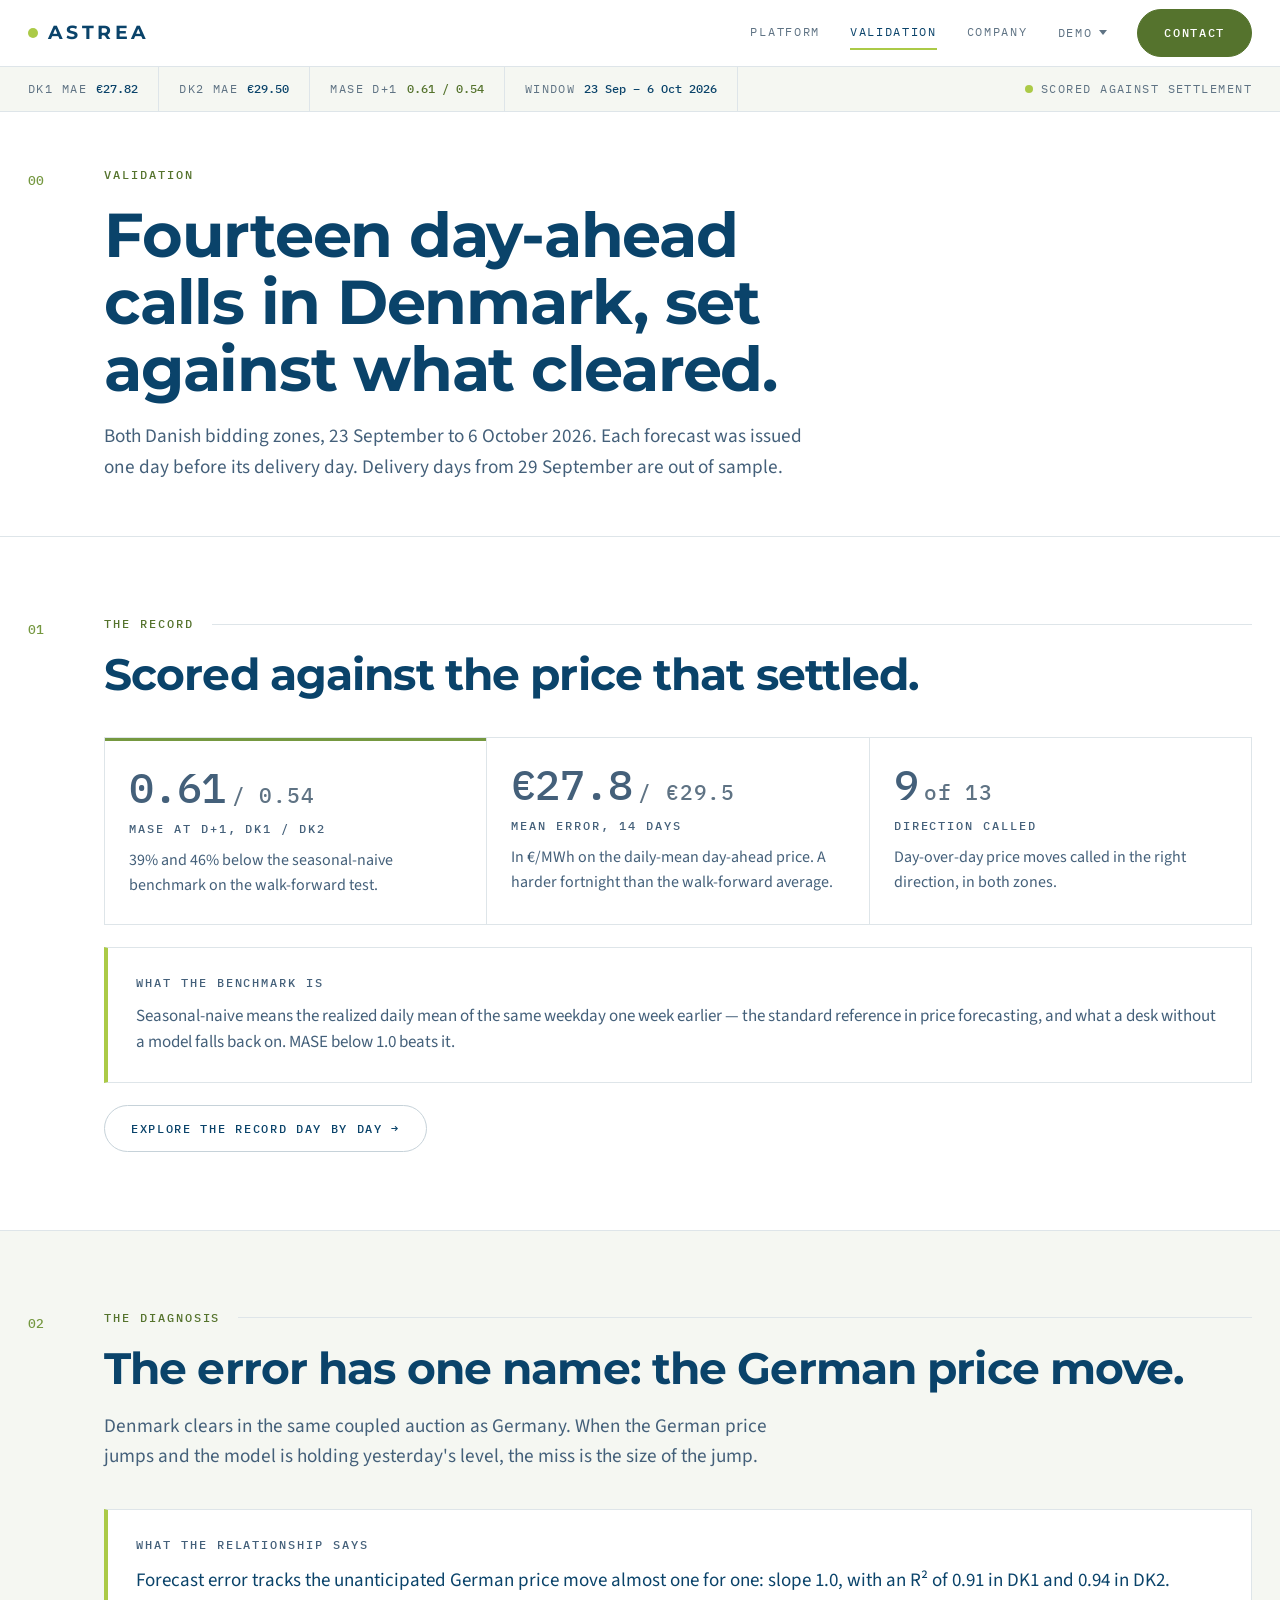
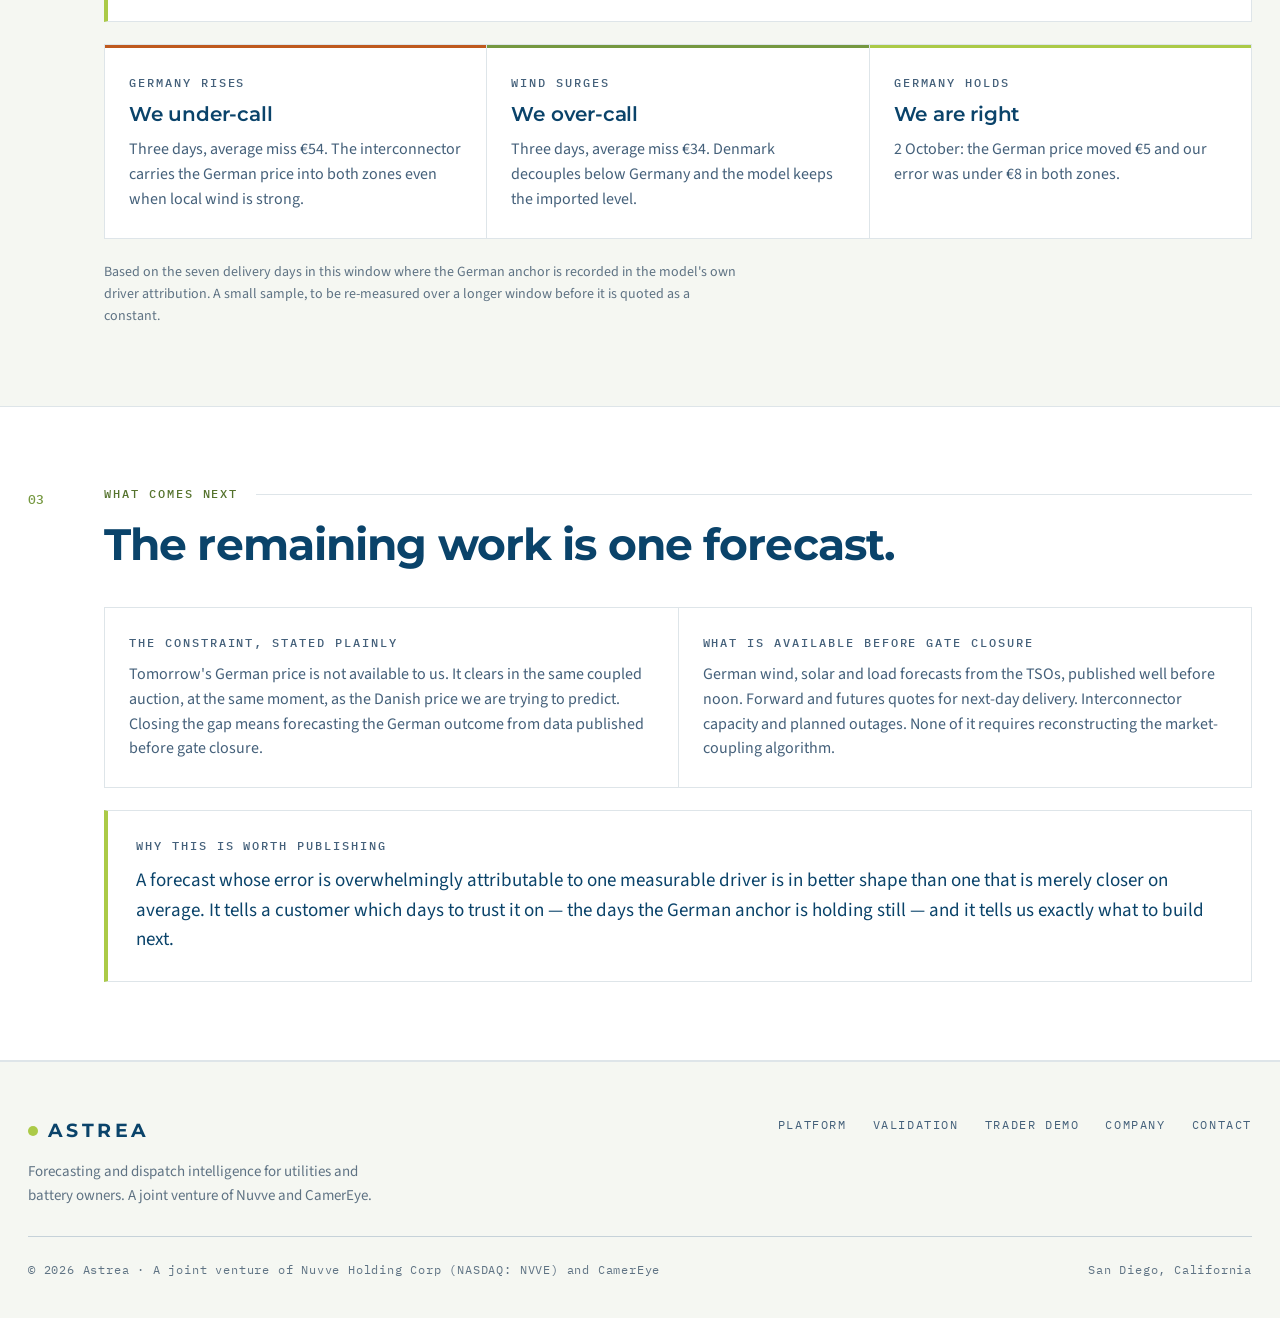
<file: validation.html>
<!DOCTYPE html>
<html lang="en">
<head>
<meta charset="utf-8">
<meta name="viewport" content="width=device-width, initial-scale=1">
<title>Validation — Astrea</title>
<meta name="description" content="Fourteen Danish day-ahead calls set against the cleared price, with the driver behind every miss.">
<meta property="og:title" content="Validation — Astrea">
<meta property="og:description" content="Fourteen Danish day-ahead calls set against the cleared price, with the driver behind every miss.">
<meta property="og:type" content="website">
<meta name="theme-color" content="#FFFFFF">
<link rel="preconnect" href="https://fonts.googleapis.com">
<link rel="preconnect" href="https://fonts.gstatic.com" crossorigin>
<link rel="stylesheet" href="https://fonts.googleapis.com/css2?family=IBM+Plex+Mono:wght@400;500;600&family=Montserrat:wght@600;700&family=Source+Sans+3:wght@400;600&display=swap">
<link rel="stylesheet" href="/assets/css/styles.css?v=2">
<link rel="icon" href="/assets/favicon.svg?v=2" type="image/svg+xml">
</head>
<body>

<header class="site">
  <div class="wrap site-in">
    <a class="brand" href="/">Astrea</a>
    <button class="mtoggle" id="navToggle" aria-expanded="false" aria-controls="menu">Menu</button>
    <nav class="menu" id="menu">
      <a class="mlink" href="/platform">Platform</a>
      <a class="mlink" href="/validation">Validation</a>
      <a class="mlink" href="/company">Company</a>
      <div class="dd">
        <button class="dd-btn" id="ddBtn" aria-expanded="false" aria-haspopup="true" aria-controls="ddmenu">Demo <span class="dd-caret" aria-hidden="true"></span></button>
        <div class="dd-menu" id="ddmenu">
          <a class="dd-item" href="/demo"><strong>Trader demo</strong><span>Day-ahead forecast against the cleared price, DK1 and DK2</span></a>
          <a class="dd-item" href="/validation#record"><strong>Forecast record</strong><span>Fourteen graded calls, with driver attribution</span></a>
        </div>
      </div>
      <a class="btn" href="/company#contact">Contact</a>
    </nav>
  </div>
</header>

<div class="rail">
  <div class="wrap rail-in">
    <div class="rail-cell"><span class="rail-k">DK1 MAE</span><span class="rail-v">&euro;27.82</span></div>
    <div class="rail-cell"><span class="rail-k">DK2 MAE</span><span class="rail-v">&euro;29.50</span></div>
    <div class="rail-cell"><span class="rail-k">MASE D+1</span><span class="rail-v up">0.61 / 0.54</span></div>
    <div class="rail-cell"><span class="rail-k">Window</span><span class="rail-v">23 Sep &ndash; 6 Oct 2026</span></div>
    <div class="rail-cell"><span class="live">Scored against settlement</span></div>
  </div>
</div>

<main>

<section class="ch ch-tight">
  <div class="wrap ch-cols">
    <div class="ch-ix">00</div>
    <div class="stack" style="gap:18px">
      <p class="tag">Validation</p>
      <h1 class="display" style="max-width:18ch">Fourteen day-ahead calls in Denmark, set against what cleared.</h1>
      <p class="lead">Both Danish bidding zones, 23 September to 6 October 2026. Each forecast was issued one day before its delivery day. Delivery days from 29 September are out of sample.</p>
    </div>
  </div>
</section>

<section class="ch" id="record">
  <div class="wrap">
<div class="ch-head">
<div class="ch-ix">01</div>
<div class="ch-body">
<p class="tag ch-rule">The record</p>
<h2 class="display">Scored against the price that settled.</h2>
</div>
</div>
    <div class="ch-cols">
      <div></div>
      <div class="stack" style="gap:22px">
        <div class="mods m3">
          <div class="mod mod-up">
            <p class="figure">0.61<span class="u">/ 0.54</span></p>
            <p class="tag tag-up">MASE at D+1, DK1 / DK2</p>
            <p>39% and 46% below the seasonal-naive benchmark on the walk-forward test.</p>
          </div>
          <div class="mod">
            <p class="figure">&euro;27.8<span class="u">/ &euro;29.5</span></p>
            <p class="tag">Mean error, 14 days</p>
            <p>In &euro;/MWh on the daily-mean day-ahead price. A harder fortnight than the walk-forward average.</p>
          </div>
          <div class="mod">
            <p class="figure">9<span class="u">of 13</span></p>
            <p class="tag">Direction called</p>
            <p>Day-over-day price moves called in the right direction, in both zones.</p>
          </div>
        </div>
        <div class="slab">
          <p class="tag">What the benchmark is</p>
          <p>Seasonal-naive means the realized daily mean of the same weekday one week earlier &mdash; the standard reference in price forecasting, and what a desk without a model falls back on. MASE below 1.0 beats it.</p>
        </div>
        <div class="btns"><a class="btn btn-ghost" href="/demo">Explore the record day by day &rarr;</a></div>
      </div>
    </div>
  </div>
</section>

<section class="ch ch-fill">
  <div class="wrap">
<div class="ch-head">
<div class="ch-ix">02</div>
<div class="ch-body">
<p class="tag ch-rule">The diagnosis</p>
<h2 class="display">The error has one name: the German price move.</h2>
<p class="lead">Denmark clears in the same coupled auction as Germany. When the German price jumps and the model is holding yesterday's level, the miss is the size of the jump.</p>
</div>
</div>
    <div class="ch-cols">
      <div></div>
      <div class="stack" style="gap:22px">
        <div class="slab">
          <p class="tag">What the relationship says</p>
          <p class="big">Forecast error tracks the unanticipated German price move almost one for one: slope 1.0, with an R&sup2; of 0.91 in DK1 and 0.94 in DK2.</p>
        </div>
        <div class="mods m3">
          <div class="mod mod-down">
            <p class="tag tag-down">Germany rises</p>
            <h3>We under-call</h3>
            <p>Three days, average miss &euro;54. The interconnector carries the German price into both zones even when local wind is strong.</p>
          </div>
          <div class="mod mod-up">
            <p class="tag tag-up">Wind surges</p>
            <h3>We over-call</h3>
            <p>Three days, average miss &euro;34. Denmark decouples below Germany and the model keeps the imported level.</p>
          </div>
          <div class="mod mod-top">
            <p class="tag">Germany holds</p>
            <h3>We are right</h3>
            <p>2 October: the German price moved &euro;5 and our error was under &euro;8 in both zones.</p>
          </div>
        </div>
        <p class="note">Based on the seven delivery days in this window where the German anchor is recorded in the model's own driver attribution. A small sample, to be re-measured over a longer window before it is quoted as a constant.</p>
      </div>
    </div>
  </div>
</section>

<section class="ch">
  <div class="wrap">
<div class="ch-head">
<div class="ch-ix">03</div>
<div class="ch-body">
<p class="tag ch-rule">What comes next</p>
<h2 class="display">The remaining work is one forecast.</h2>
</div>
</div>
    <div class="ch-cols">
      <div></div>
      <div class="stack" style="gap:22px">
        <div class="mods m2">
          <div class="mod">
            <p class="tag">The constraint, stated plainly</p>
            <p>Tomorrow's German price is not available to us. It clears in the same coupled auction, at the same moment, as the Danish price we are trying to predict. Closing the gap means forecasting the German outcome from data published before gate closure.</p>
          </div>
          <div class="mod">
            <p class="tag">What is available before gate closure</p>
            <p>German wind, solar and load forecasts from the TSOs, published well before noon. Forward and futures quotes for next-day delivery. Interconnector capacity and planned outages. None of it requires reconstructing the market-coupling algorithm.</p>
          </div>
        </div>
        <div class="slab">
          <p class="tag">Why this is worth publishing</p>
          <p class="big">A forecast whose error is overwhelmingly attributable to one measurable driver is in better shape than one that is merely closer on average. It tells a customer which days to trust it on &mdash; the days the German anchor is holding still &mdash; and it tells us exactly what to build next.</p>
        </div>
      </div>
    </div>
  </div>
</section>
</main>

<footer class="foot">
  <div class="wrap">
    <div class="foot-top">
      <div>
        <a class="brand" href="/">Astrea</a>
        <p>Forecasting and dispatch intelligence for utilities and battery owners. A joint venture of Nuvve and CamerEye.</p>
      </div>
      <nav class="foot-nav">
        <a href="/platform">Platform</a>
        <a href="/validation">Validation</a>
        <a href="/demo">Trader demo</a>
        <a href="/company">Company</a>
        <a href="/company#contact">Contact</a>
      </nav>
    </div>
    <div class="foot-bot">
      <span>&copy; 2026 Astrea &middot; A joint venture of Nuvve Holding Corp (NASDAQ: NVVE) and CamerEye</span>
      <span>San Diego, California</span>
    </div>
  </div>
</footer>

<script src="/assets/js/nav.js?v=2" defer></script>
</body>
</html>
</file>
<file: assets/css/styles.css>
/* ============================================================
   Astrea — instrument, light
   A desk tool on paper: white ground, hairline grid, monospace
   labels, numbers set larger than the prose.

   The palette is the joint venture. Green is Nuvve's
   (#55732D / #759840 / #ABCA47, taken from nuvve.com). Navy and
   sky are CamerEye's (#0A436A / #9AD3E8, from camereye.ai). The
   display face is Nuvve's Montserrat; the body face is
   CamerEye's Source Sans. Mono carries the data, which is ours.

   One committed light theme: every color is painted explicitly.
   ============================================================ */

:root{
  /* ground */
  --paper:#FFFFFF;
  --mist:#F5F7F2;        /* Nuvve off-white, nudged green */
  --mist-2:#EDF1E8;
  --wash:#F2F8FB;        /* CamerEye sky, at 6% */

  /* rules */
  --line:#DEE5E9;
  --line-2:#C6D2D9;

  /* ink — CamerEye navy */
  --ink:#0A436A;
  --ink-2:#44607A;
  --muted:#5F7384;

  /* signal — Nuvve green */
  --green:#55732D;       /* text-safe: 5.0:1 on white */
  --green-mid:#759840;
  --lime:#ABCA47;
  --green-ghost:#EDF3E0;

  /* support */
  --sky:#9AD3E8;
  --sky-ink:#13658C;
  --flag:#BF5A1E;        /* CamerEye orange, darkened for text */
  --flag-ghost:#FBEDE3;

  --display:'Montserrat',-apple-system,BlinkMacSystemFont,'Segoe UI',Arial,sans-serif;
  --sans:'Source Sans 3','Source Sans Pro',-apple-system,BlinkMacSystemFont,'Segoe UI',Arial,sans-serif;
  --mono:'IBM Plex Mono',ui-monospace,Menlo,Consolas,monospace;

  --wrap:1280px;
  --gut:28px;
  --ix:76px;             /* left index gutter */
}

*{box-sizing:border-box;margin:0;padding:0}
html{-webkit-text-size-adjust:100%;scroll-behavior:smooth}
@media (prefers-reduced-motion:reduce){html{scroll-behavior:auto}
  *{animation-duration:.01ms !important;animation-iteration-count:1 !important;transition-duration:.01ms !important}}

body{
  background:var(--paper);
  color:var(--ink-2);
  font-family:var(--sans);
  font-size:17px;
  line-height:1.6;
  -webkit-font-smoothing:antialiased;
}

a{color:var(--green);text-decoration:none}
a:hover{color:var(--green-mid)}
:focus-visible{outline:2px solid var(--green);outline-offset:2px}
ul{list-style:none}
img,svg{max-width:100%}

.wrap{max-width:var(--wrap);margin:0 auto;padding:0 var(--gut)}
.stack{display:flex;flex-direction:column}

/* ---------- type ---------- */

.display{
  font-family:var(--display);font-weight:700;line-height:1.08;
  letter-spacing:-.02em;color:var(--ink);text-wrap:balance;
}
h1.display{font-size:clamp(36px,5.2vw,62px)}
h2.display{font-size:clamp(28px,3.6vw,44px)}
h3{font-family:var(--display);font-weight:600;font-size:20px;line-height:1.2;letter-spacing:-.01em;color:var(--ink)}

.lead{font-size:clamp(17px,1.5vw,19.5px);line-height:1.58;color:var(--ink-2);max-width:70ch}
.note{font-size:14px;line-height:1.6;color:var(--muted);max-width:92ch}
.note em{font-style:italic}

.mono{font-family:var(--mono)}
.tag{
  font-family:var(--mono);font-size:11.5px;font-weight:500;
  letter-spacing:.17em;text-transform:uppercase;color:var(--green);
}
.tag-dim{color:var(--muted)}
.tag-up{color:var(--green)}
.tag-down{color:var(--flag)}

strong{color:var(--ink);font-weight:600}

/* ---------- header ---------- */

.site{position:sticky;top:0;z-index:60;background:rgba(255,255,255,.95);backdrop-filter:blur(8px);border-bottom:1px solid var(--line)}
.site-in{display:flex;align-items:center;justify-content:space-between;gap:20px;height:66px}

.brand{
  display:inline-flex;align-items:center;gap:10px;color:var(--ink);
  font-family:var(--display);font-size:19px;font-weight:700;letter-spacing:.18em;text-transform:uppercase;
}
.brand:hover{color:var(--ink)}
.brand::before{content:"";width:10px;height:10px;background:var(--lime);display:block;border-radius:50%}

.menu{display:flex;align-items:center;gap:30px}
.mlink{
  font-family:var(--mono);font-size:12px;letter-spacing:.14em;text-transform:uppercase;
  color:var(--muted);padding:6px 0;border-bottom:2px solid transparent;
}
.mlink:hover{color:var(--ink)}
.mlink[aria-current="page"]{color:var(--ink);border-bottom-color:var(--lime)}

.dd{position:relative}
.dd-btn{
  display:inline-flex;align-items:center;gap:7px;background:none;border:0;cursor:pointer;
  font-family:var(--mono);font-size:12px;letter-spacing:.14em;text-transform:uppercase;color:var(--muted);
  padding:6px 0;border-bottom:2px solid transparent;
}
.dd-btn:hover{color:var(--ink)}
.dd-btn[aria-expanded="true"]{color:var(--green)}
.dd-caret{width:0;height:0;border-left:4px solid transparent;border-right:4px solid transparent;border-top:5px solid currentColor}
.dd-menu{
  position:absolute;top:calc(100% + 15px);right:0;min-width:344px;display:none;
  background:var(--paper);border:1px solid var(--line-2);box-shadow:0 18px 40px -22px rgba(10,67,106,.45);
}
.dd-menu.open{display:block}
.dd-item{display:block;padding:15px 18px;border-bottom:1px solid var(--line);color:var(--ink)}
.dd-item:last-child{border-bottom:0}
.dd-item:hover{background:var(--mist);color:var(--ink)}
.dd-item strong{display:block;font-family:var(--mono);font-size:12.5px;font-weight:500;letter-spacing:.1em;text-transform:uppercase;color:var(--green);margin-bottom:5px}
.dd-item span{display:block;font-size:14.5px;color:var(--ink-2);line-height:1.45}

.mtoggle{
  display:none;background:none;border:1px solid var(--line-2);color:var(--ink-2);cursor:pointer;
  font-family:var(--mono);font-size:11.5px;letter-spacing:.14em;text-transform:uppercase;padding:9px 14px;border-radius:100px;
}

/* ---------- data rail ---------- */

.rail{border-bottom:1px solid var(--line);background:var(--mist);overflow-x:auto}
.rail-in{display:flex;align-items:stretch;min-height:44px;white-space:nowrap}
.rail-cell{
  display:flex;align-items:center;gap:9px;padding:0 20px;
  border-right:1px solid var(--line);font-family:var(--mono);font-size:12px;
}
.rail-cell:first-child{padding-left:0}
.rail-cell:last-child{border-right:0;margin-left:auto;padding-right:0}
.rail-k{color:var(--muted);letter-spacing:.12em;text-transform:uppercase}
.rail-v{color:var(--ink);font-weight:500;font-variant-numeric:tabular-nums}
.rail-v.up{color:var(--green)}
.live{display:inline-flex;align-items:center;gap:8px;color:var(--muted);letter-spacing:.12em;text-transform:uppercase}
.live::before{content:"";width:8px;height:8px;border-radius:50%;background:var(--lime);animation:blip 2.6s ease-in-out infinite}
@keyframes blip{0%,100%{opacity:1}50%{opacity:.3}}

/* ---------- channels (sections) ---------- */

.ch{border-bottom:1px solid var(--line);padding:78px 0}
.ch-tight{padding:54px 0}
.ch-fill{background:var(--mist)}

.ch-head{display:grid;grid-template-columns:var(--ix) 1fr;gap:0;margin-bottom:38px}
.ch-ix{font-family:var(--mono);font-size:12.5px;font-weight:500;color:var(--green-mid);padding-top:4px}
.ch-body{display:flex;flex-direction:column;gap:18px;min-width:0}
.ch-rule{display:flex;align-items:center;gap:18px}
.ch-rule::after{content:"";flex:1;height:1px;background:var(--line)}
.ch-cols{display:grid;grid-template-columns:var(--ix) 1fr}
.ch-cols > :first-child{min-width:0}

/* ---------- hairline module grid ---------- */

.mods{display:grid;gap:1px;background:var(--line);border:1px solid var(--line)}
.m2{grid-template-columns:repeat(2,1fr)}
.m3{grid-template-columns:repeat(3,1fr)}
.m4{grid-template-columns:repeat(4,1fr)}
.mod{background:var(--paper);padding:26px 24px;display:flex;flex-direction:column;gap:11px;min-width:0}
.mod-fill{background:var(--mist)}
.ch-fill .mod{background:var(--paper)}
.ch-fill .mod-fill{background:var(--mist-2)}
.mod p{color:var(--ink-2);font-size:16px;line-height:1.55}
.mod-top{border-top:3px solid var(--lime)}
.mod-up{border-top:3px solid var(--green-mid)}
.mod-down{border-top:3px solid var(--flag)}

.figure{
  font-family:var(--mono);font-weight:500;font-size:clamp(29px,3.3vw,42px);
  line-height:1;color:var(--ink);font-variant-numeric:tabular-nums;letter-spacing:-.02em;
}
.figure .u{color:var(--muted);font-size:.55em;letter-spacing:.04em;margin-left:6px}

/* a single wide statement block */
.slab{border:1px solid var(--line);border-left:4px solid var(--lime);background:var(--paper);padding:26px 28px;display:flex;flex-direction:column;gap:12px}
.slab-up{border-left-color:var(--green-mid)}
.slab p{color:var(--ink-2);font-size:17px;line-height:1.55}
.slab p.big{color:var(--ink);font-size:19px}

/* ---------- two-plane split ---------- */

.planes{display:grid;grid-template-columns:1fr 1fr;gap:1px;background:var(--line);border:1px solid var(--line)}
.plane{background:var(--paper);display:flex;flex-direction:column}
.plane-head{padding:14px 24px;border-bottom:1px solid var(--line);font-family:var(--mono);font-size:11.5px;font-weight:500;letter-spacing:.17em;text-transform:uppercase}
.p-reason .plane-head{color:var(--sky-ink);background:var(--wash)}
.p-compute .plane-head{color:var(--green);background:var(--green-ghost)}
.plane ul{padding:22px 24px;display:flex;flex-direction:column;gap:14px}
.plane li{position:relative;padding-left:22px;font-size:16px;line-height:1.5;color:var(--ink-2)}
.plane li::before{content:"";position:absolute;left:0;top:10px;width:10px;height:2px;background:var(--line-2)}
.p-reason li::before{background:var(--sky)}
.p-compute li::before{background:var(--lime)}
.contract{
  font-family:var(--mono);font-size:11.5px;letter-spacing:.15em;text-transform:uppercase;color:var(--muted);
  text-align:center;padding:14px;border:1px solid var(--line);border-top:0;background:var(--mist);
}

/* ---------- sequence (time) ---------- */

.seq{display:grid;grid-template-columns:repeat(4,1fr);gap:1px;background:var(--line);border:1px solid var(--line)}
.seq-col{background:var(--paper);padding:24px;display:flex;flex-direction:column;gap:10px}
.seq-when{font-family:var(--mono);font-size:11.5px;font-weight:500;letter-spacing:.14em;text-transform:uppercase;color:var(--green);display:flex;align-items:center;gap:10px}
.seq-when::after{content:"";flex:1;height:1px;background:var(--line)}
.seq-col p{font-size:15.5px;line-height:1.55;color:var(--ink-2)}

/* ---------- buttons ---------- */

.btn{
  display:inline-flex;align-items:center;gap:10px;padding:13px 26px;cursor:pointer;border-radius:100px;
  font-family:var(--mono);font-size:12px;font-weight:500;letter-spacing:.14em;text-transform:uppercase;
  border:1px solid var(--green);background:var(--green);color:#FFFFFF;
}
.btn:hover{background:var(--green-mid);border-color:var(--green-mid);color:#FFFFFF}
.btn-ghost{background:transparent;color:var(--ink);border-color:var(--line-2)}
.btn-ghost:hover{background:var(--mist);border-color:var(--ink-2);color:var(--ink)}
.btns{display:flex;flex-wrap:wrap;gap:12px}

/* ---------- hero ---------- */

.hero{border-bottom:1px solid var(--line);padding:92px 0 76px;position:relative;overflow:hidden;background:var(--paper)}
.hero::after{
  content:"";position:absolute;inset:0;pointer-events:none;
  background:
    linear-gradient(90deg,rgba(171,202,71,.16) 1px,transparent 1px) 0 0/112px 100%,
    radial-gradient(880px 420px at 88% -12%,rgba(171,202,71,.20),transparent 68%),
    radial-gradient(620px 320px at 8% 110%,rgba(154,211,232,.16),transparent 70%);
}
.hero-in{position:relative;z-index:1;display:grid;grid-template-columns:var(--ix) minmax(0,1fr) 312px;gap:0 40px;align-items:start}
.hero-main{display:flex;flex-direction:column;gap:24px;min-width:0}
.hero h1{max-width:16ch}
.hero .lead{max-width:56ch}

.spec{border:1px solid var(--line);background:rgba(255,255,255,.86)}
.spec-head{padding:11px 16px;border-bottom:1px solid var(--line);background:var(--mist);font-family:var(--mono);font-size:11px;font-weight:500;letter-spacing:.17em;text-transform:uppercase;color:var(--muted)}
.spec-row{display:flex;align-items:baseline;gap:12px;padding:12px 16px;border-bottom:1px solid var(--line);font-family:var(--mono);font-size:13px}
.spec-row:last-child{border-bottom:0}
.spec-n{color:var(--green-mid);font-size:11px}
.spec-t{color:var(--ink);letter-spacing:.08em;text-transform:uppercase}
.spec-d{margin-left:auto;color:var(--muted);font-size:11.5px}

/* ---------- tables ---------- */

.tbl-scroll{overflow-x:auto;border:1px solid var(--line);background:var(--paper)}
table{border-collapse:collapse;width:100%;font-size:15.5px;font-variant-numeric:tabular-nums}
th,td{text-align:left;padding:12px 18px;border-bottom:1px solid var(--line);white-space:nowrap}
th{
  background:var(--ink);color:#FFFFFF;font-family:var(--mono);
  font-size:11px;font-weight:500;letter-spacing:.14em;text-transform:uppercase;
}
td{color:var(--ink-2)}
tbody tr:last-child td{border-bottom:0}
td.num,th.num{text-align:right;font-family:var(--mono);font-size:14.5px}
td.num{color:var(--ink)}
.pos{color:var(--flag);font-weight:500}
.neg{color:var(--green);font-weight:500}

/* ---------- footer ---------- */

.foot{padding:54px 0 38px;background:var(--mist);border-top:1px solid var(--line)}
.foot-top{display:flex;flex-wrap:wrap;gap:40px;justify-content:space-between;padding-bottom:28px;border-bottom:1px solid var(--line-2)}
.foot-top p{color:var(--muted);font-size:15px;line-height:1.6;max-width:360px;margin-top:14px}
.foot-nav{display:flex;flex-wrap:wrap;gap:26px}
.foot-nav a{font-family:var(--mono);font-size:11.5px;letter-spacing:.14em;text-transform:uppercase;color:var(--ink-2)}
.foot-nav a:hover{color:var(--green)}
.foot-bot{padding-top:24px;display:flex;flex-wrap:wrap;gap:14px;justify-content:space-between;font-family:var(--mono);font-size:11.5px;letter-spacing:.07em;color:var(--muted)}

/* ---------- demo ---------- */

.demo-bar{display:flex;flex-wrap:wrap;gap:16px;align-items:center;justify-content:space-between}
.seg{display:inline-flex;border:1px solid var(--line-2);border-radius:100px;overflow:hidden}
.seg button{
  border:0;border-right:1px solid var(--line-2);background:transparent;cursor:pointer;padding:11px 26px;
  font-family:var(--mono);font-size:12px;font-weight:500;letter-spacing:.14em;text-transform:uppercase;color:var(--ink-2);
}
.seg button:last-child{border-right:0}
.seg button:hover{color:var(--ink);background:var(--mist)}
.seg button[aria-pressed="true"]{background:var(--green);color:#FFFFFF}
.legend{display:flex;flex-wrap:wrap;gap:22px;font-family:var(--mono);font-size:11.5px;letter-spacing:.1em;text-transform:uppercase;color:var(--muted)}
.legend span{display:inline-flex;align-items:center;gap:9px}
.sw{width:20px;height:3px;display:inline-block}
.sw-box{width:18px;height:11px;border:1px solid var(--line-2)}

.chart-wrap{border:1px solid var(--line);background:var(--paper);padding:22px}
.chart-wrap svg{width:100%;height:auto;display:block}
.demo-note{margin-top:16px;font-size:14px;line-height:1.6;color:var(--muted)}

#demoRows tr{cursor:pointer}
#demoRows tr:hover td{background:var(--mist)}
#demoRows tr.is-sel td{background:var(--green-ghost);color:var(--ink)}
#demoRows tr.is-sel td:first-child{box-shadow:inset 3px 0 0 var(--green)}
#demoRows tr:focus-visible{outline:2px solid var(--green);outline-offset:-2px}

/* the one inverted panel on the page: the selected day reads as a readout */
.detail{border:1px solid var(--ink);background:var(--ink);color:#FFFFFF}
.detail .tag{color:var(--lime)}
.detail-head{display:flex;flex-wrap:wrap;align-items:baseline;gap:14px;padding:16px 22px;border-bottom:1px solid rgba(255,255,255,.16)}
.detail-head h3{font-size:20px;color:#FFFFFF}
.detail .tag-dim{color:rgba(255,255,255,.62)}
.detail-grid{display:grid;grid-template-columns:repeat(6,1fr);gap:1px;background:rgba(255,255,255,.16)}
.detail-kv{background:var(--ink);padding:16px 18px;display:flex;flex-direction:column;gap:7px;min-width:0}
.detail-k{font-family:var(--mono);font-size:10.5px;letter-spacing:.15em;text-transform:uppercase;color:rgba(255,255,255,.62)}
.detail-v{font-family:var(--mono);font-size:17px;color:#FFFFFF;font-variant-numeric:tabular-nums}
.detail-v.up{color:var(--lime)}
.detail-v.down{color:#F09A6A}
.detail-say{padding:18px 22px;border-top:1px solid rgba(255,255,255,.16);color:rgba(255,255,255,.82);font-size:16px;line-height:1.6}

/* ---------- responsive ---------- */

@media (max-width:1080px){
  .hero-in{grid-template-columns:var(--ix) minmax(0,1fr);gap:0}
  .spec{grid-column:2;margin-top:30px}
}
@media (max-width:900px){
  :root{--ix:52px}
  .m4{grid-template-columns:repeat(2,1fr)}
  .seq{grid-template-columns:repeat(2,1fr)}
  .detail-grid{grid-template-columns:repeat(3,1fr)}
}
@media (max-width:820px){
  .mtoggle{display:block}
  .menu{
    display:none;position:absolute;top:66px;left:0;right:0;
    flex-direction:column;align-items:stretch;gap:0;
    background:var(--paper);border-bottom:1px solid var(--line-2);padding:8px var(--gut) 20px;
    box-shadow:0 20px 40px -24px rgba(10,67,106,.4);
  }
  .menu.open{display:flex}
  .mlink,.dd-btn{padding:14px 0;border-bottom:1px solid var(--line)}
  .dd{width:100%}
  .dd-menu{position:static;min-width:0;border:0;box-shadow:none;border-bottom:1px solid var(--line);display:none}
  .dd-menu.open{display:block}
  .menu .btn{margin-top:16px;justify-content:center}
  .planes{grid-template-columns:1fr}
}
@media (max-width:680px){
  :root{--gut:20px}
  .ch{padding:54px 0}
  .ch-head{grid-template-columns:1fr;gap:10px;margin-bottom:28px}
  .ch-cols{grid-template-columns:1fr}
  .hero{padding:62px 0 54px}
  .hero-in{grid-template-columns:1fr}
  .spec{grid-column:1}
  .m2,.m3,.m4{grid-template-columns:1fr}
  .seq{grid-template-columns:1fr}
  .detail-grid{grid-template-columns:repeat(2,1fr)}
  .rail-cell:first-child{padding-left:0}
  .rail-cell:last-child{margin-left:0}
}

/* ---------- specificity guards ----------
   .mod p / .slab p / .seq-col p set a body size; utility classes used on
   those same paragraphs must out-rank them, so they are scoped here. */
.mod .figure,.slab .figure{font-size:clamp(29px,3.3vw,42px);line-height:1}
.mod .tag,.slab .tag,.seq-col .seq-when,.detail .tag{font-size:11.5px;line-height:1.5}
.mod .note,.slab .note{font-size:14px;line-height:1.6;color:var(--muted)}
.mod .figure .u,.slab .figure .u{font-size:.5em}
</file>
